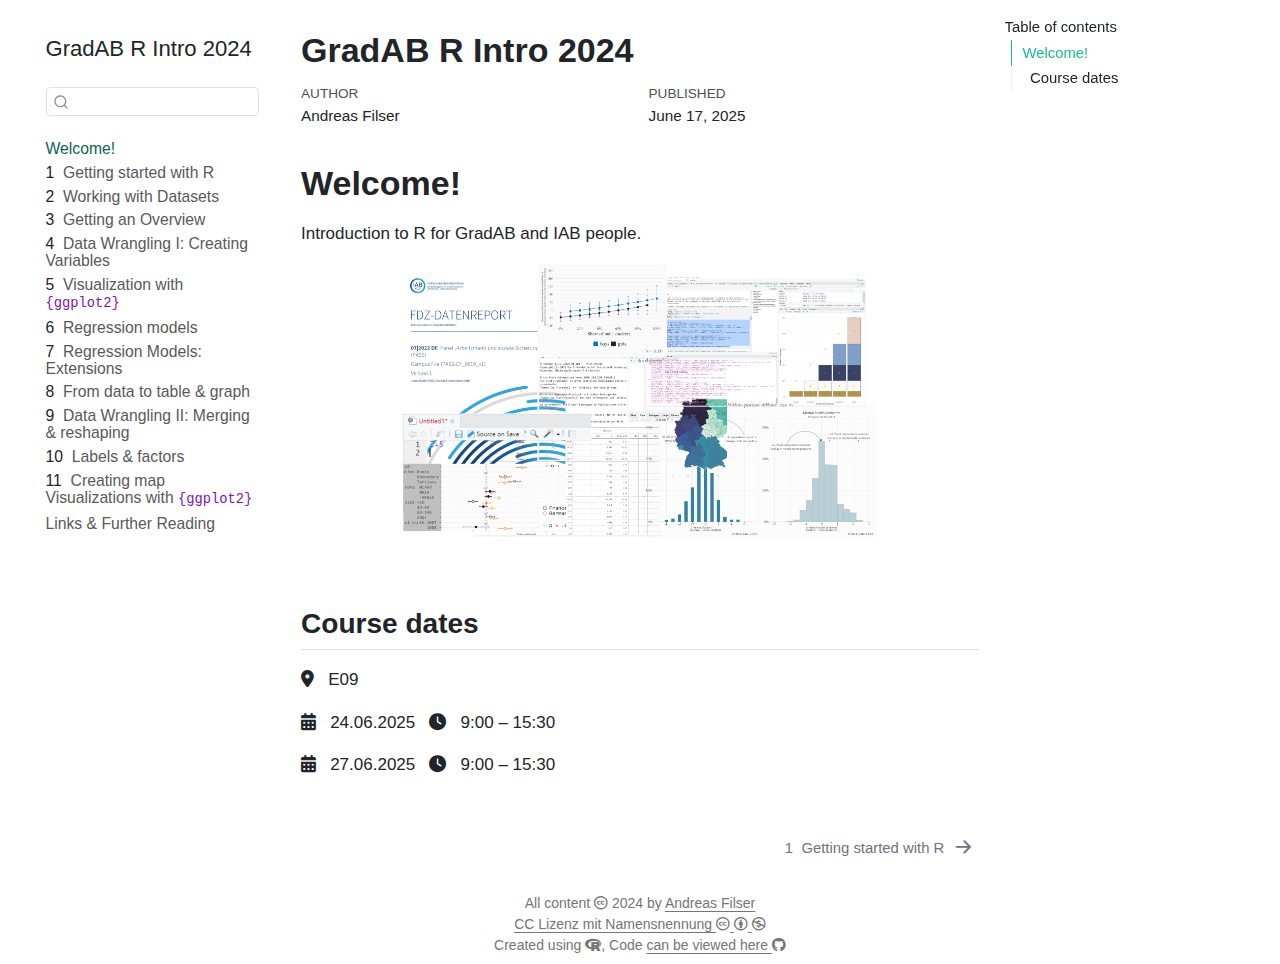
<file: docs/index.html>
<!DOCTYPE html>
<html xmlns="http://www.w3.org/1999/xhtml" lang="en" xml:lang="en"><head>

<meta charset="utf-8">
<meta name="generator" content="quarto-1.5.56">

<meta name="viewport" content="width=device-width, initial-scale=1.0, user-scalable=yes">

<meta name="author" content="Andreas Filser">
<meta name="dcterms.date" content="2025-06-17">

<title>GradAB R Intro 2024</title>
<style>
code{white-space: pre-wrap;}
span.smallcaps{font-variant: small-caps;}
div.columns{display: flex; gap: min(4vw, 1.5em);}
div.column{flex: auto; overflow-x: auto;}
div.hanging-indent{margin-left: 1.5em; text-indent: -1.5em;}
ul.task-list{list-style: none;}
ul.task-list li input[type="checkbox"] {
  width: 0.8em;
  margin: 0 0.8em 0.2em -1em; /* quarto-specific, see https://github.com/quarto-dev/quarto-cli/issues/4556 */ 
  vertical-align: middle;
}
</style>


<script src="site_libs/quarto-nav/quarto-nav.js"></script>
<script src="site_libs/quarto-nav/headroom.min.js"></script>
<script src="site_libs/clipboard/clipboard.min.js"></script>
<script src="site_libs/quarto-search/autocomplete.umd.js"></script>
<script src="site_libs/quarto-search/fuse.min.js"></script>
<script src="site_libs/quarto-search/quarto-search.js"></script>
<meta name="quarto:offset" content="./">
<link href="./01_intro.html" rel="next">
<script src="site_libs/quarto-html/quarto.js"></script>
<script src="site_libs/quarto-html/popper.min.js"></script>
<script src="site_libs/quarto-html/tippy.umd.min.js"></script>
<script src="site_libs/quarto-html/anchor.min.js"></script>
<link href="site_libs/quarto-html/tippy.css" rel="stylesheet">
<link href="site_libs/quarto-html/quarto-syntax-highlighting.css" rel="stylesheet" id="quarto-text-highlighting-styles">
<script src="site_libs/bootstrap/bootstrap.min.js"></script>
<link href="site_libs/bootstrap/bootstrap-icons.css" rel="stylesheet">
<link href="site_libs/bootstrap/bootstrap.min.css" rel="stylesheet" id="quarto-bootstrap" data-mode="light">
<link href="site_libs/quarto-contrib/fontawesome6-1.2.0/all.min.css" rel="stylesheet">
<link href="site_libs/quarto-contrib/fontawesome6-1.2.0/latex-fontsize.css" rel="stylesheet">
<script id="quarto-search-options" type="application/json">{
  "location": "sidebar",
  "copy-button": false,
  "collapse-after": 3,
  "panel-placement": "start",
  "type": "textbox",
  "limit": 50,
  "keyboard-shortcut": [
    "f",
    "/",
    "s"
  ],
  "show-item-context": false,
  "language": {
    "search-no-results-text": "No results",
    "search-matching-documents-text": "matching documents",
    "search-copy-link-title": "Copy link to search",
    "search-hide-matches-text": "Hide additional matches",
    "search-more-match-text": "more match in this document",
    "search-more-matches-text": "more matches in this document",
    "search-clear-button-title": "Clear",
    "search-text-placeholder": "",
    "search-detached-cancel-button-title": "Cancel",
    "search-submit-button-title": "Submit",
    "search-label": "Search"
  }
}</script>


<link rel="stylesheet" href="style.css">
</head>

<body class="nav-sidebar floating">

<div id="quarto-search-results"></div>
  <header id="quarto-header" class="headroom fixed-top">
  <nav class="quarto-secondary-nav">
    <div class="container-fluid d-flex">
      <button type="button" class="quarto-btn-toggle btn" data-bs-toggle="collapse" role="button" data-bs-target=".quarto-sidebar-collapse-item" aria-controls="quarto-sidebar" aria-expanded="false" aria-label="Toggle sidebar navigation" onclick="if (window.quartoToggleHeadroom) { window.quartoToggleHeadroom(); }">
        <i class="bi bi-layout-text-sidebar-reverse"></i>
      </button>
        <nav class="quarto-page-breadcrumbs" aria-label="breadcrumb"><ol class="breadcrumb"><li class="breadcrumb-item"><a href="./index.html">Welcome!</a></li></ol></nav>
        <a class="flex-grow-1" role="navigation" data-bs-toggle="collapse" data-bs-target=".quarto-sidebar-collapse-item" aria-controls="quarto-sidebar" aria-expanded="false" aria-label="Toggle sidebar navigation" onclick="if (window.quartoToggleHeadroom) { window.quartoToggleHeadroom(); }">      
        </a>
      <button type="button" class="btn quarto-search-button" aria-label="Search" onclick="window.quartoOpenSearch();">
        <i class="bi bi-search"></i>
      </button>
    </div>
  </nav>
</header>
<!-- content -->
<div id="quarto-content" class="quarto-container page-columns page-rows-contents page-layout-full">
<!-- sidebar -->
  <nav id="quarto-sidebar" class="sidebar collapse collapse-horizontal quarto-sidebar-collapse-item sidebar-navigation floating overflow-auto">
    <div class="pt-lg-2 mt-2 text-left sidebar-header">
    <div class="sidebar-title mb-0 py-0">
      <a href="./">GradAB R Intro 2024</a> 
    </div>
      </div>
        <div class="mt-2 flex-shrink-0 align-items-center">
        <div class="sidebar-search">
        <div id="quarto-search" class="" title="Search"></div>
        </div>
        </div>
    <div class="sidebar-menu-container"> 
    <ul class="list-unstyled mt-1">
        <li class="sidebar-item">
  <div class="sidebar-item-container"> 
  <a href="./index.html" class="sidebar-item-text sidebar-link active">
 <span class="menu-text">Welcome!</span></a>
  </div>
</li>
        <li class="sidebar-item">
  <div class="sidebar-item-container"> 
  <a href="./01_intro.html" class="sidebar-item-text sidebar-link">
 <span class="menu-text"><span class="chapter-number">1</span>&nbsp; <span class="chapter-title">Getting started with R</span></span></a>
  </div>
</li>
        <li class="sidebar-item">
  <div class="sidebar-item-container"> 
  <a href="./02_intro.html" class="sidebar-item-text sidebar-link">
 <span class="menu-text"><span class="chapter-number">2</span>&nbsp; <span class="chapter-title">Working with Datasets</span></span></a>
  </div>
</li>
        <li class="sidebar-item">
  <div class="sidebar-item-container"> 
  <a href="./03_desc.html" class="sidebar-item-text sidebar-link">
 <span class="menu-text"><span class="chapter-number">3</span>&nbsp; <span class="chapter-title">Getting an Overview</span></span></a>
  </div>
</li>
        <li class="sidebar-item">
  <div class="sidebar-item-container"> 
  <a href="./04_data_wrangle.html" class="sidebar-item-text sidebar-link">
 <span class="menu-text"><span class="chapter-number">4</span>&nbsp; <span class="chapter-title">Data Wrangling I: Creating Variables</span></span></a>
  </div>
</li>
        <li class="sidebar-item">
  <div class="sidebar-item-container"> 
  <a href="./07_viz_translated.html" class="sidebar-item-text sidebar-link">
 <span class="menu-text"><span class="chapter-number">5</span>&nbsp; <span class="chapter-title">Visualization with <code>{ggplot2}</code></span></span></a>
  </div>
</li>
        <li class="sidebar-item">
  <div class="sidebar-item-container"> 
  <a href="./09_reg.html" class="sidebar-item-text sidebar-link">
 <span class="menu-text"><span class="chapter-number">6</span>&nbsp; <span class="chapter-title">Regression models</span></span></a>
  </div>
</li>
        <li class="sidebar-item">
  <div class="sidebar-item-container"> 
  <a href="./09_reg2.html" class="sidebar-item-text sidebar-link">
 <span class="menu-text"><span class="chapter-number">7</span>&nbsp; <span class="chapter-title">Regression Models: Extensions</span></span></a>
  </div>
</li>
        <li class="sidebar-item">
  <div class="sidebar-item-container"> 
  <a href="./10_raw_to_table.html" class="sidebar-item-text sidebar-link">
 <span class="menu-text"><span class="chapter-number">8</span>&nbsp; <span class="chapter-title">From data to table &amp; graph</span></span></a>
  </div>
</li>
        <li class="sidebar-item">
  <div class="sidebar-item-container"> 
  <a href="./05_merge_pivot.html" class="sidebar-item-text sidebar-link">
 <span class="menu-text"><span class="chapter-number">9</span>&nbsp; <span class="chapter-title">Data Wrangling II: Merging &amp; reshaping</span></span></a>
  </div>
</li>
        <li class="sidebar-item">
  <div class="sidebar-item-container"> 
  <a href="./06_labels_factor.html" class="sidebar-item-text sidebar-link">
 <span class="menu-text"><span class="chapter-number">10</span>&nbsp; <span class="chapter-title">Labels &amp; factors</span></span></a>
  </div>
</li>
        <li class="sidebar-item">
  <div class="sidebar-item-container"> 
  <a href="./15_map.html" class="sidebar-item-text sidebar-link">
 <span class="menu-text"><span class="chapter-number">11</span>&nbsp; <span class="chapter-title">Creating map Visualizations with <code>{ggplot2}</code></span></span></a>
  </div>
</li>
        <li class="sidebar-item">
  <div class="sidebar-item-container"> 
  <a href="./references_translated.html" class="sidebar-item-text sidebar-link">
 <span class="menu-text">Links &amp; Further Reading</span></a>
  </div>
</li>
    </ul>
    </div>
</nav>
<div id="quarto-sidebar-glass" class="quarto-sidebar-collapse-item" data-bs-toggle="collapse" data-bs-target=".quarto-sidebar-collapse-item"></div>
<!-- margin-sidebar -->
    <div id="quarto-margin-sidebar" class="sidebar margin-sidebar">
        <nav id="TOC" role="doc-toc" class="toc-active">
    <h2 id="toc-title">Table of contents</h2>
   
  <ul>
  <li><a href="#index" id="toc-index" class="nav-link active" data-scroll-target="#index">Welcome!</a>
  <ul class="collapse">
  <li><a href="#course-dates" id="toc-course-dates" class="nav-link" data-scroll-target="#course-dates">Course dates</a></li>
  </ul></li>
  </ul>
</nav>
    </div>
<!-- main -->
<main class="content column-body" id="quarto-document-content">

<header id="title-block-header" class="quarto-title-block default">
<div class="quarto-title">
<h1 class="title">GradAB R Intro 2024</h1>
</div>



<div class="quarto-title-meta column-body">

    <div>
    <div class="quarto-title-meta-heading">Author</div>
    <div class="quarto-title-meta-contents">
             <p>Andreas Filser </p>
          </div>
  </div>
    
    <div>
    <div class="quarto-title-meta-heading">Published</div>
    <div class="quarto-title-meta-contents">
      <p class="date">June 17, 2025</p>
    </div>
  </div>
  
    
  </div>
  


</header>


<section id="index" class="level1 unnumbered">
<h1 class="unnumbered">Welcome!</h1>
<p>Introduction to R for GradAB and IAB people.</p>
<!-- ![](./pic/00_frontpage_iab2.png){width="490"} -->
<div class="cell" data-layout-align="center">
<div class="cell-output-display">
<div class="quarto-figure quarto-figure-center">
<figure class="figure">
<p><img src="./pic/01_frontpage_iab2.png" class="quarto-figure quarto-figure-center figure-img" style="width:70.0%;height:70.0%"></p>
</figure>
</div>
</div>
</div>
<section id="course-dates" class="level2 unnumbered">
<h2 class="unnumbered anchored" data-anchor-id="course-dates">Course dates</h2>
<div class="g-col-12 g-col-sm-6 g-col-md-4">
<p><i class="fa-solid fa-location-dot" aria-label="location-dot"></i> &nbsp; E09</p>
<p><i class="fa-solid fa-calendar-alt" aria-label="calendar-alt"></i> &nbsp; 24.06.2025 &nbsp; <i class="fa-solid fa-clock" aria-label="clock"></i> &nbsp; 9:00 – 15:30</p>
<p><i class="fa-solid fa-calendar-alt" aria-label="calendar-alt"></i> &nbsp; 27.06.2025 &nbsp; <i class="fa-solid fa-clock" aria-label="clock"></i> &nbsp; 9:00 – 15:30</p>
</div>


</section>
</section>

</main> <!-- /main -->
<script id="quarto-html-after-body" type="application/javascript">
window.document.addEventListener("DOMContentLoaded", function (event) {
  const toggleBodyColorMode = (bsSheetEl) => {
    const mode = bsSheetEl.getAttribute("data-mode");
    const bodyEl = window.document.querySelector("body");
    if (mode === "dark") {
      bodyEl.classList.add("quarto-dark");
      bodyEl.classList.remove("quarto-light");
    } else {
      bodyEl.classList.add("quarto-light");
      bodyEl.classList.remove("quarto-dark");
    }
  }
  const toggleBodyColorPrimary = () => {
    const bsSheetEl = window.document.querySelector("link#quarto-bootstrap");
    if (bsSheetEl) {
      toggleBodyColorMode(bsSheetEl);
    }
  }
  toggleBodyColorPrimary();  
  const icon = "";
  const anchorJS = new window.AnchorJS();
  anchorJS.options = {
    placement: 'right',
    icon: icon
  };
  anchorJS.add('.anchored');
  const isCodeAnnotation = (el) => {
    for (const clz of el.classList) {
      if (clz.startsWith('code-annotation-')) {                     
        return true;
      }
    }
    return false;
  }
  const onCopySuccess = function(e) {
    // button target
    const button = e.trigger;
    // don't keep focus
    button.blur();
    // flash "checked"
    button.classList.add('code-copy-button-checked');
    var currentTitle = button.getAttribute("title");
    button.setAttribute("title", "Copied!");
    let tooltip;
    if (window.bootstrap) {
      button.setAttribute("data-bs-toggle", "tooltip");
      button.setAttribute("data-bs-placement", "left");
      button.setAttribute("data-bs-title", "Copied!");
      tooltip = new bootstrap.Tooltip(button, 
        { trigger: "manual", 
          customClass: "code-copy-button-tooltip",
          offset: [0, -8]});
      tooltip.show();    
    }
    setTimeout(function() {
      if (tooltip) {
        tooltip.hide();
        button.removeAttribute("data-bs-title");
        button.removeAttribute("data-bs-toggle");
        button.removeAttribute("data-bs-placement");
      }
      button.setAttribute("title", currentTitle);
      button.classList.remove('code-copy-button-checked');
    }, 1000);
    // clear code selection
    e.clearSelection();
  }
  const getTextToCopy = function(trigger) {
      const codeEl = trigger.previousElementSibling.cloneNode(true);
      for (const childEl of codeEl.children) {
        if (isCodeAnnotation(childEl)) {
          childEl.remove();
        }
      }
      return codeEl.innerText;
  }
  const clipboard = new window.ClipboardJS('.code-copy-button:not([data-in-quarto-modal])', {
    text: getTextToCopy
  });
  clipboard.on('success', onCopySuccess);
  if (window.document.getElementById('quarto-embedded-source-code-modal')) {
    // For code content inside modals, clipBoardJS needs to be initialized with a container option
    // TODO: Check when it could be a function (https://github.com/zenorocha/clipboard.js/issues/860)
    const clipboardModal = new window.ClipboardJS('.code-copy-button[data-in-quarto-modal]', {
      text: getTextToCopy,
      container: window.document.getElementById('quarto-embedded-source-code-modal')
    });
    clipboardModal.on('success', onCopySuccess);
  }
    var localhostRegex = new RegExp(/^(?:http|https):\/\/localhost\:?[0-9]*\//);
    var mailtoRegex = new RegExp(/^mailto:/);
      var filterRegex = new RegExp('/' + window.location.host + '/');
    var isInternal = (href) => {
        return filterRegex.test(href) || localhostRegex.test(href) || mailtoRegex.test(href);
    }
    // Inspect non-navigation links and adorn them if external
 	var links = window.document.querySelectorAll('a[href]:not(.nav-link):not(.navbar-brand):not(.toc-action):not(.sidebar-link):not(.sidebar-item-toggle):not(.pagination-link):not(.no-external):not([aria-hidden]):not(.dropdown-item):not(.quarto-navigation-tool):not(.about-link)');
    for (var i=0; i<links.length; i++) {
      const link = links[i];
      if (!isInternal(link.href)) {
        // undo the damage that might have been done by quarto-nav.js in the case of
        // links that we want to consider external
        if (link.dataset.originalHref !== undefined) {
          link.href = link.dataset.originalHref;
        }
      }
    }
  function tippyHover(el, contentFn, onTriggerFn, onUntriggerFn) {
    const config = {
      allowHTML: true,
      maxWidth: 500,
      delay: 100,
      arrow: false,
      appendTo: function(el) {
          return el.parentElement;
      },
      interactive: true,
      interactiveBorder: 10,
      theme: 'quarto',
      placement: 'bottom-start',
    };
    if (contentFn) {
      config.content = contentFn;
    }
    if (onTriggerFn) {
      config.onTrigger = onTriggerFn;
    }
    if (onUntriggerFn) {
      config.onUntrigger = onUntriggerFn;
    }
    window.tippy(el, config); 
  }
  const noterefs = window.document.querySelectorAll('a[role="doc-noteref"]');
  for (var i=0; i<noterefs.length; i++) {
    const ref = noterefs[i];
    tippyHover(ref, function() {
      // use id or data attribute instead here
      let href = ref.getAttribute('data-footnote-href') || ref.getAttribute('href');
      try { href = new URL(href).hash; } catch {}
      const id = href.replace(/^#\/?/, "");
      const note = window.document.getElementById(id);
      if (note) {
        return note.innerHTML;
      } else {
        return "";
      }
    });
  }
  const xrefs = window.document.querySelectorAll('a.quarto-xref');
  const processXRef = (id, note) => {
    // Strip column container classes
    const stripColumnClz = (el) => {
      el.classList.remove("page-full", "page-columns");
      if (el.children) {
        for (const child of el.children) {
          stripColumnClz(child);
        }
      }
    }
    stripColumnClz(note)
    if (id === null || id.startsWith('sec-')) {
      // Special case sections, only their first couple elements
      const container = document.createElement("div");
      if (note.children && note.children.length > 2) {
        container.appendChild(note.children[0].cloneNode(true));
        for (let i = 1; i < note.children.length; i++) {
          const child = note.children[i];
          if (child.tagName === "P" && child.innerText === "") {
            continue;
          } else {
            container.appendChild(child.cloneNode(true));
            break;
          }
        }
        if (window.Quarto?.typesetMath) {
          window.Quarto.typesetMath(container);
        }
        return container.innerHTML
      } else {
        if (window.Quarto?.typesetMath) {
          window.Quarto.typesetMath(note);
        }
        return note.innerHTML;
      }
    } else {
      // Remove any anchor links if they are present
      const anchorLink = note.querySelector('a.anchorjs-link');
      if (anchorLink) {
        anchorLink.remove();
      }
      if (window.Quarto?.typesetMath) {
        window.Quarto.typesetMath(note);
      }
      // TODO in 1.5, we should make sure this works without a callout special case
      if (note.classList.contains("callout")) {
        return note.outerHTML;
      } else {
        return note.innerHTML;
      }
    }
  }
  for (var i=0; i<xrefs.length; i++) {
    const xref = xrefs[i];
    tippyHover(xref, undefined, function(instance) {
      instance.disable();
      let url = xref.getAttribute('href');
      let hash = undefined; 
      if (url.startsWith('#')) {
        hash = url;
      } else {
        try { hash = new URL(url).hash; } catch {}
      }
      if (hash) {
        const id = hash.replace(/^#\/?/, "");
        const note = window.document.getElementById(id);
        if (note !== null) {
          try {
            const html = processXRef(id, note.cloneNode(true));
            instance.setContent(html);
          } finally {
            instance.enable();
            instance.show();
          }
        } else {
          // See if we can fetch this
          fetch(url.split('#')[0])
          .then(res => res.text())
          .then(html => {
            const parser = new DOMParser();
            const htmlDoc = parser.parseFromString(html, "text/html");
            const note = htmlDoc.getElementById(id);
            if (note !== null) {
              const html = processXRef(id, note);
              instance.setContent(html);
            } 
          }).finally(() => {
            instance.enable();
            instance.show();
          });
        }
      } else {
        // See if we can fetch a full url (with no hash to target)
        // This is a special case and we should probably do some content thinning / targeting
        fetch(url)
        .then(res => res.text())
        .then(html => {
          const parser = new DOMParser();
          const htmlDoc = parser.parseFromString(html, "text/html");
          const note = htmlDoc.querySelector('main.content');
          if (note !== null) {
            // This should only happen for chapter cross references
            // (since there is no id in the URL)
            // remove the first header
            if (note.children.length > 0 && note.children[0].tagName === "HEADER") {
              note.children[0].remove();
            }
            const html = processXRef(null, note);
            instance.setContent(html);
          } 
        }).finally(() => {
          instance.enable();
          instance.show();
        });
      }
    }, function(instance) {
    });
  }
      let selectedAnnoteEl;
      const selectorForAnnotation = ( cell, annotation) => {
        let cellAttr = 'data-code-cell="' + cell + '"';
        let lineAttr = 'data-code-annotation="' +  annotation + '"';
        const selector = 'span[' + cellAttr + '][' + lineAttr + ']';
        return selector;
      }
      const selectCodeLines = (annoteEl) => {
        const doc = window.document;
        const targetCell = annoteEl.getAttribute("data-target-cell");
        const targetAnnotation = annoteEl.getAttribute("data-target-annotation");
        const annoteSpan = window.document.querySelector(selectorForAnnotation(targetCell, targetAnnotation));
        const lines = annoteSpan.getAttribute("data-code-lines").split(",");
        const lineIds = lines.map((line) => {
          return targetCell + "-" + line;
        })
        let top = null;
        let height = null;
        let parent = null;
        if (lineIds.length > 0) {
            //compute the position of the single el (top and bottom and make a div)
            const el = window.document.getElementById(lineIds[0]);
            top = el.offsetTop;
            height = el.offsetHeight;
            parent = el.parentElement.parentElement;
          if (lineIds.length > 1) {
            const lastEl = window.document.getElementById(lineIds[lineIds.length - 1]);
            const bottom = lastEl.offsetTop + lastEl.offsetHeight;
            height = bottom - top;
          }
          if (top !== null && height !== null && parent !== null) {
            // cook up a div (if necessary) and position it 
            let div = window.document.getElementById("code-annotation-line-highlight");
            if (div === null) {
              div = window.document.createElement("div");
              div.setAttribute("id", "code-annotation-line-highlight");
              div.style.position = 'absolute';
              parent.appendChild(div);
            }
            div.style.top = top - 2 + "px";
            div.style.height = height + 4 + "px";
            div.style.left = 0;
            let gutterDiv = window.document.getElementById("code-annotation-line-highlight-gutter");
            if (gutterDiv === null) {
              gutterDiv = window.document.createElement("div");
              gutterDiv.setAttribute("id", "code-annotation-line-highlight-gutter");
              gutterDiv.style.position = 'absolute';
              const codeCell = window.document.getElementById(targetCell);
              const gutter = codeCell.querySelector('.code-annotation-gutter');
              gutter.appendChild(gutterDiv);
            }
            gutterDiv.style.top = top - 2 + "px";
            gutterDiv.style.height = height + 4 + "px";
          }
          selectedAnnoteEl = annoteEl;
        }
      };
      const unselectCodeLines = () => {
        const elementsIds = ["code-annotation-line-highlight", "code-annotation-line-highlight-gutter"];
        elementsIds.forEach((elId) => {
          const div = window.document.getElementById(elId);
          if (div) {
            div.remove();
          }
        });
        selectedAnnoteEl = undefined;
      };
        // Handle positioning of the toggle
    window.addEventListener(
      "resize",
      throttle(() => {
        elRect = undefined;
        if (selectedAnnoteEl) {
          selectCodeLines(selectedAnnoteEl);
        }
      }, 10)
    );
    function throttle(fn, ms) {
    let throttle = false;
    let timer;
      return (...args) => {
        if(!throttle) { // first call gets through
            fn.apply(this, args);
            throttle = true;
        } else { // all the others get throttled
            if(timer) clearTimeout(timer); // cancel #2
            timer = setTimeout(() => {
              fn.apply(this, args);
              timer = throttle = false;
            }, ms);
        }
      };
    }
      // Attach click handler to the DT
      const annoteDls = window.document.querySelectorAll('dt[data-target-cell]');
      for (const annoteDlNode of annoteDls) {
        annoteDlNode.addEventListener('click', (event) => {
          const clickedEl = event.target;
          if (clickedEl !== selectedAnnoteEl) {
            unselectCodeLines();
            const activeEl = window.document.querySelector('dt[data-target-cell].code-annotation-active');
            if (activeEl) {
              activeEl.classList.remove('code-annotation-active');
            }
            selectCodeLines(clickedEl);
            clickedEl.classList.add('code-annotation-active');
          } else {
            // Unselect the line
            unselectCodeLines();
            clickedEl.classList.remove('code-annotation-active');
          }
        });
      }
  const findCites = (el) => {
    const parentEl = el.parentElement;
    if (parentEl) {
      const cites = parentEl.dataset.cites;
      if (cites) {
        return {
          el,
          cites: cites.split(' ')
        };
      } else {
        return findCites(el.parentElement)
      }
    } else {
      return undefined;
    }
  };
  var bibliorefs = window.document.querySelectorAll('a[role="doc-biblioref"]');
  for (var i=0; i<bibliorefs.length; i++) {
    const ref = bibliorefs[i];
    const citeInfo = findCites(ref);
    if (citeInfo) {
      tippyHover(citeInfo.el, function() {
        var popup = window.document.createElement('div');
        citeInfo.cites.forEach(function(cite) {
          var citeDiv = window.document.createElement('div');
          citeDiv.classList.add('hanging-indent');
          citeDiv.classList.add('csl-entry');
          var biblioDiv = window.document.getElementById('ref-' + cite);
          if (biblioDiv) {
            citeDiv.innerHTML = biblioDiv.innerHTML;
          }
          popup.appendChild(citeDiv);
        });
        return popup.innerHTML;
      });
    }
  }
});
</script>
<nav class="page-navigation column-body">
  <div class="nav-page nav-page-previous">
  </div>
  <div class="nav-page nav-page-next">
      <a href="./01_intro.html" class="pagination-link" aria-label="Getting started with R">
        <span class="nav-page-text"><span class="chapter-number">1</span>&nbsp; <span class="chapter-title">Getting started with R</span></span> <i class="bi bi-arrow-right-short"></i>
      </a>
  </div>
</nav>
</div> <!-- /content -->
<footer class="footer">
  <div class="nav-footer">
    <div class="nav-footer-left">
      &nbsp;
    </div>   
    <div class="nav-footer-center">
<p>All content <i class="fa-brands fa-creative-commons" aria-label="creative-commons"></i> 2024 by <a href="https://afilser.netlify.app/">Andreas Filser</a><br> <a href="https://creativecommons.org/licenses/by-nc/4.0/">CC Lizenz mit Namensnennung <i class="fa-brands fa-creative-commons" aria-label="creative-commons"></i> <i class="fa-brands fa-creative-commons-by" aria-label="creative-commons-by"></i> <i class="fa-brands fa-creative-commons-nc" aria-label="creative-commons-nc"></i></a><br> Created using <i class="fa-brands fa-r-project" aria-label="r-project"></i>, Code <a href="https://github.com/filius23/GradAB_R2024">can be viewed here <i class="fa-brands fa-github" aria-label="github"></i></a></p>
</div>
    <div class="nav-footer-right">
      &nbsp;
    </div>
  </div>
</footer>




</body></html>
</file>
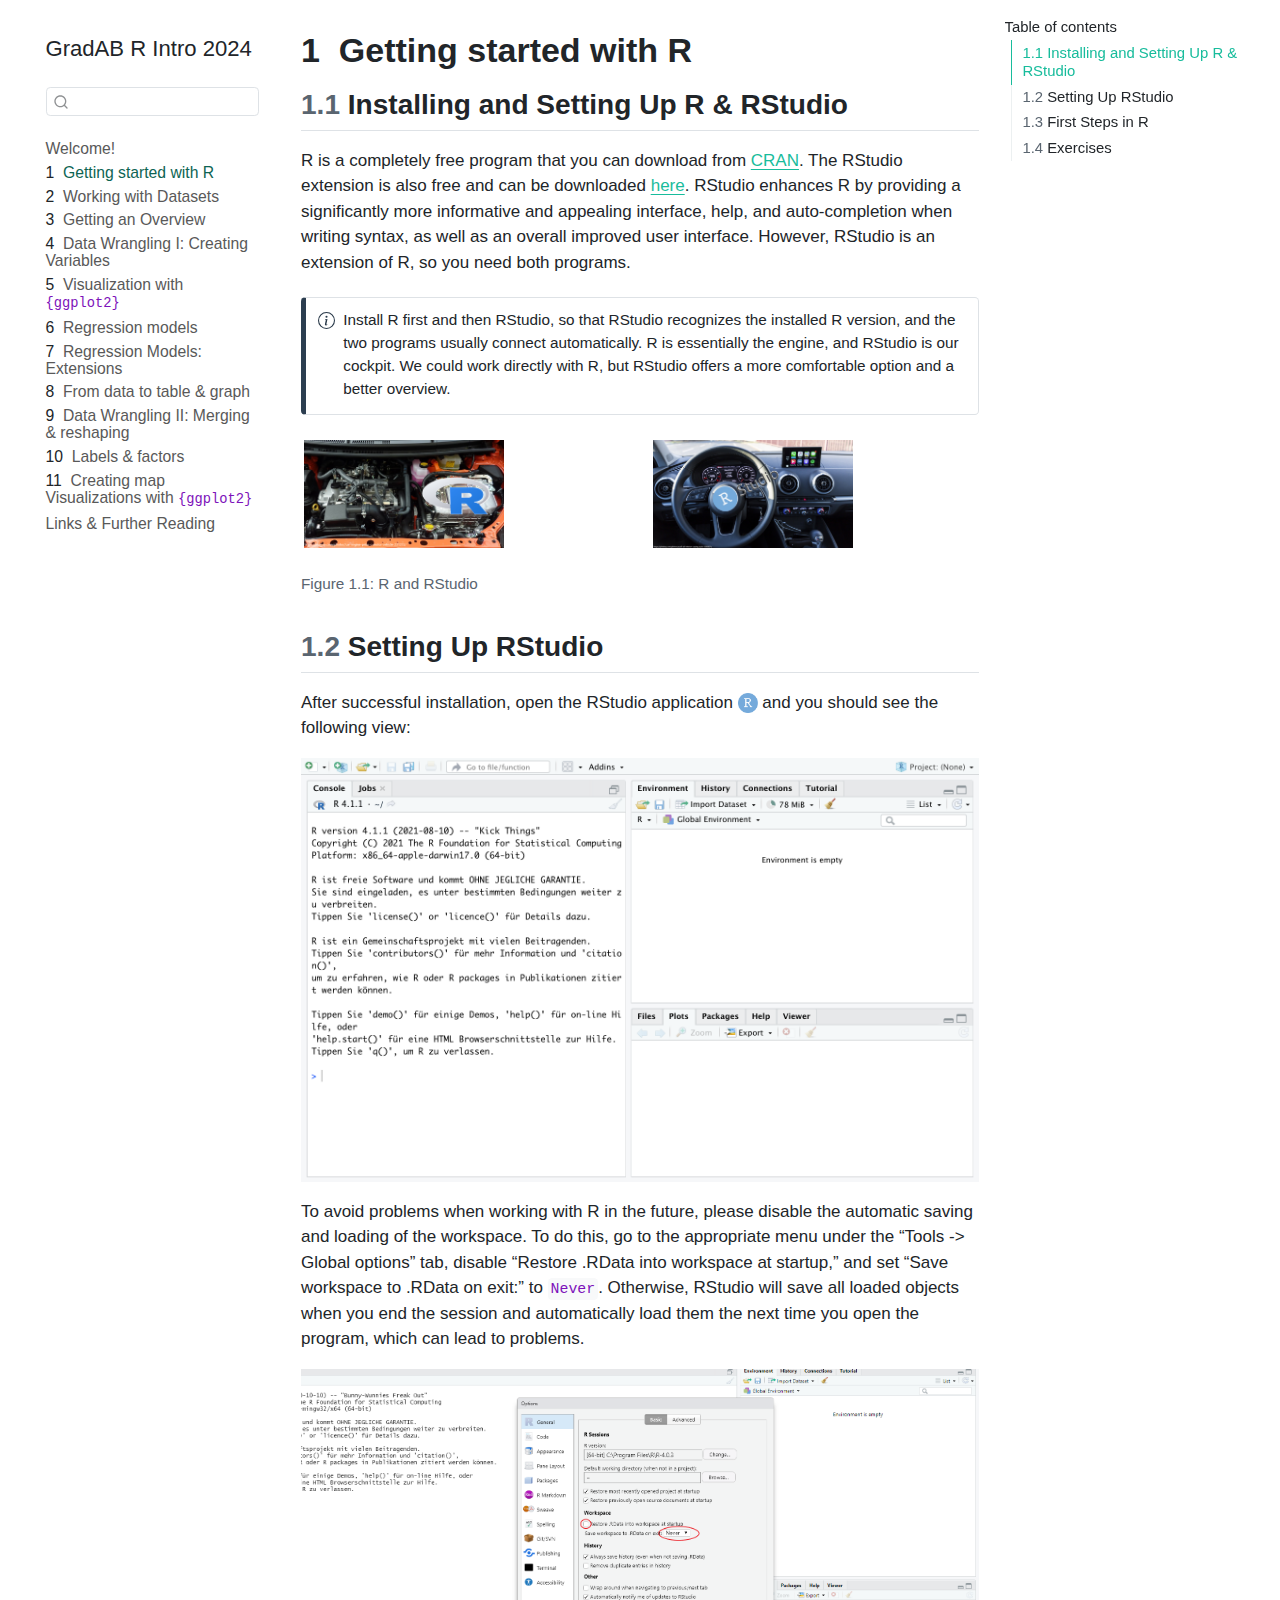
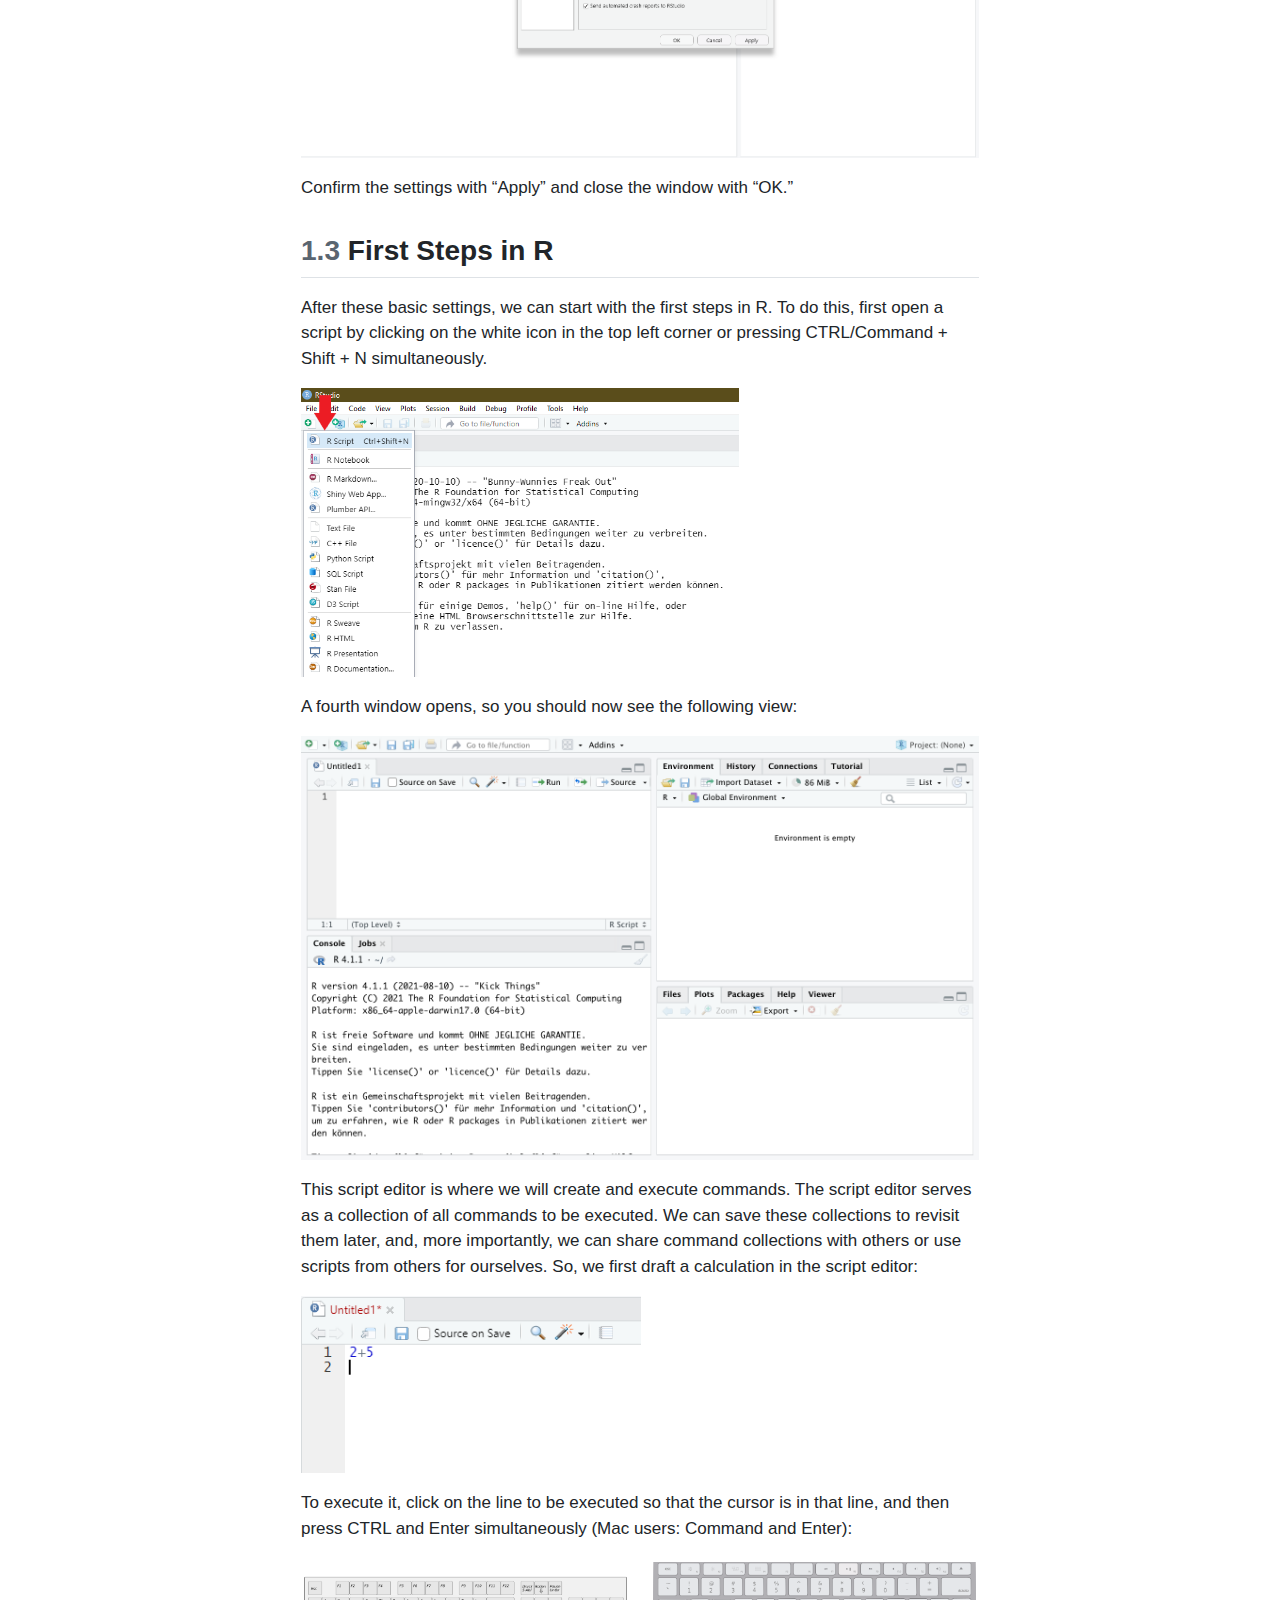
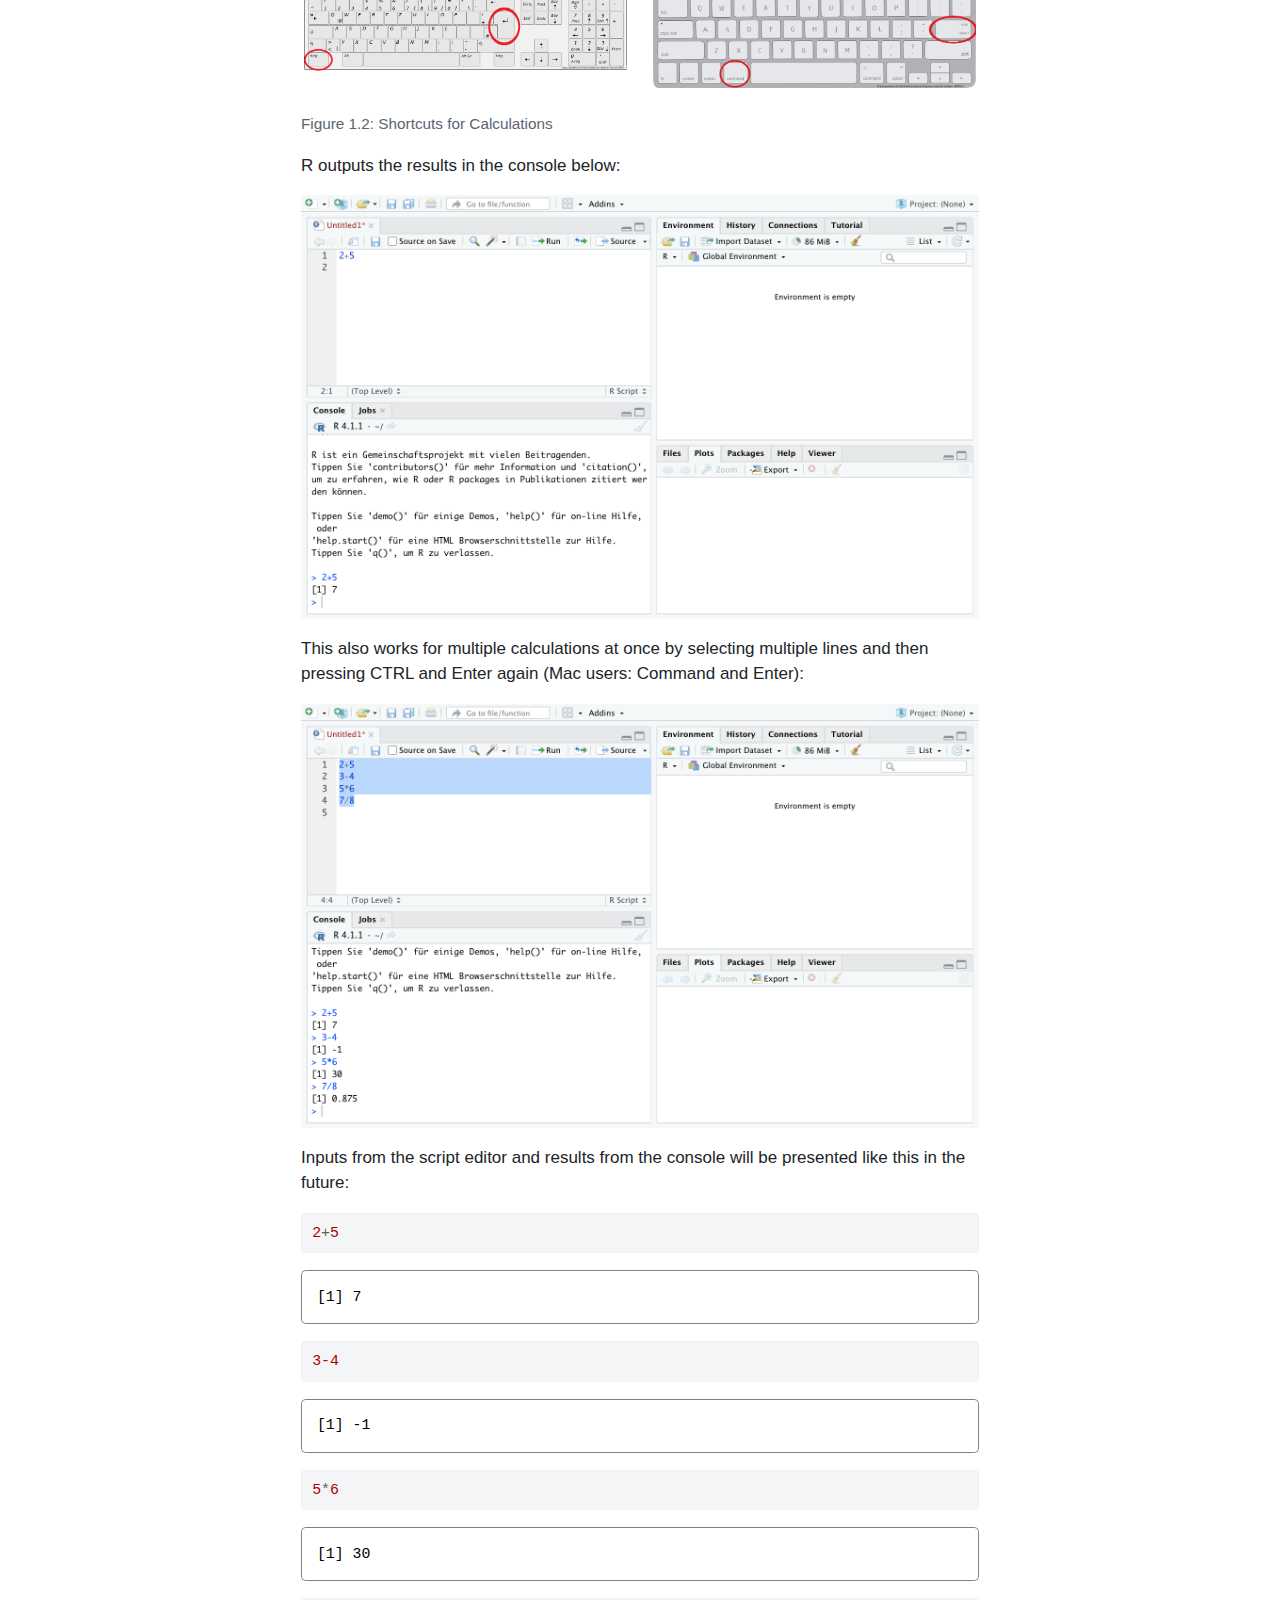
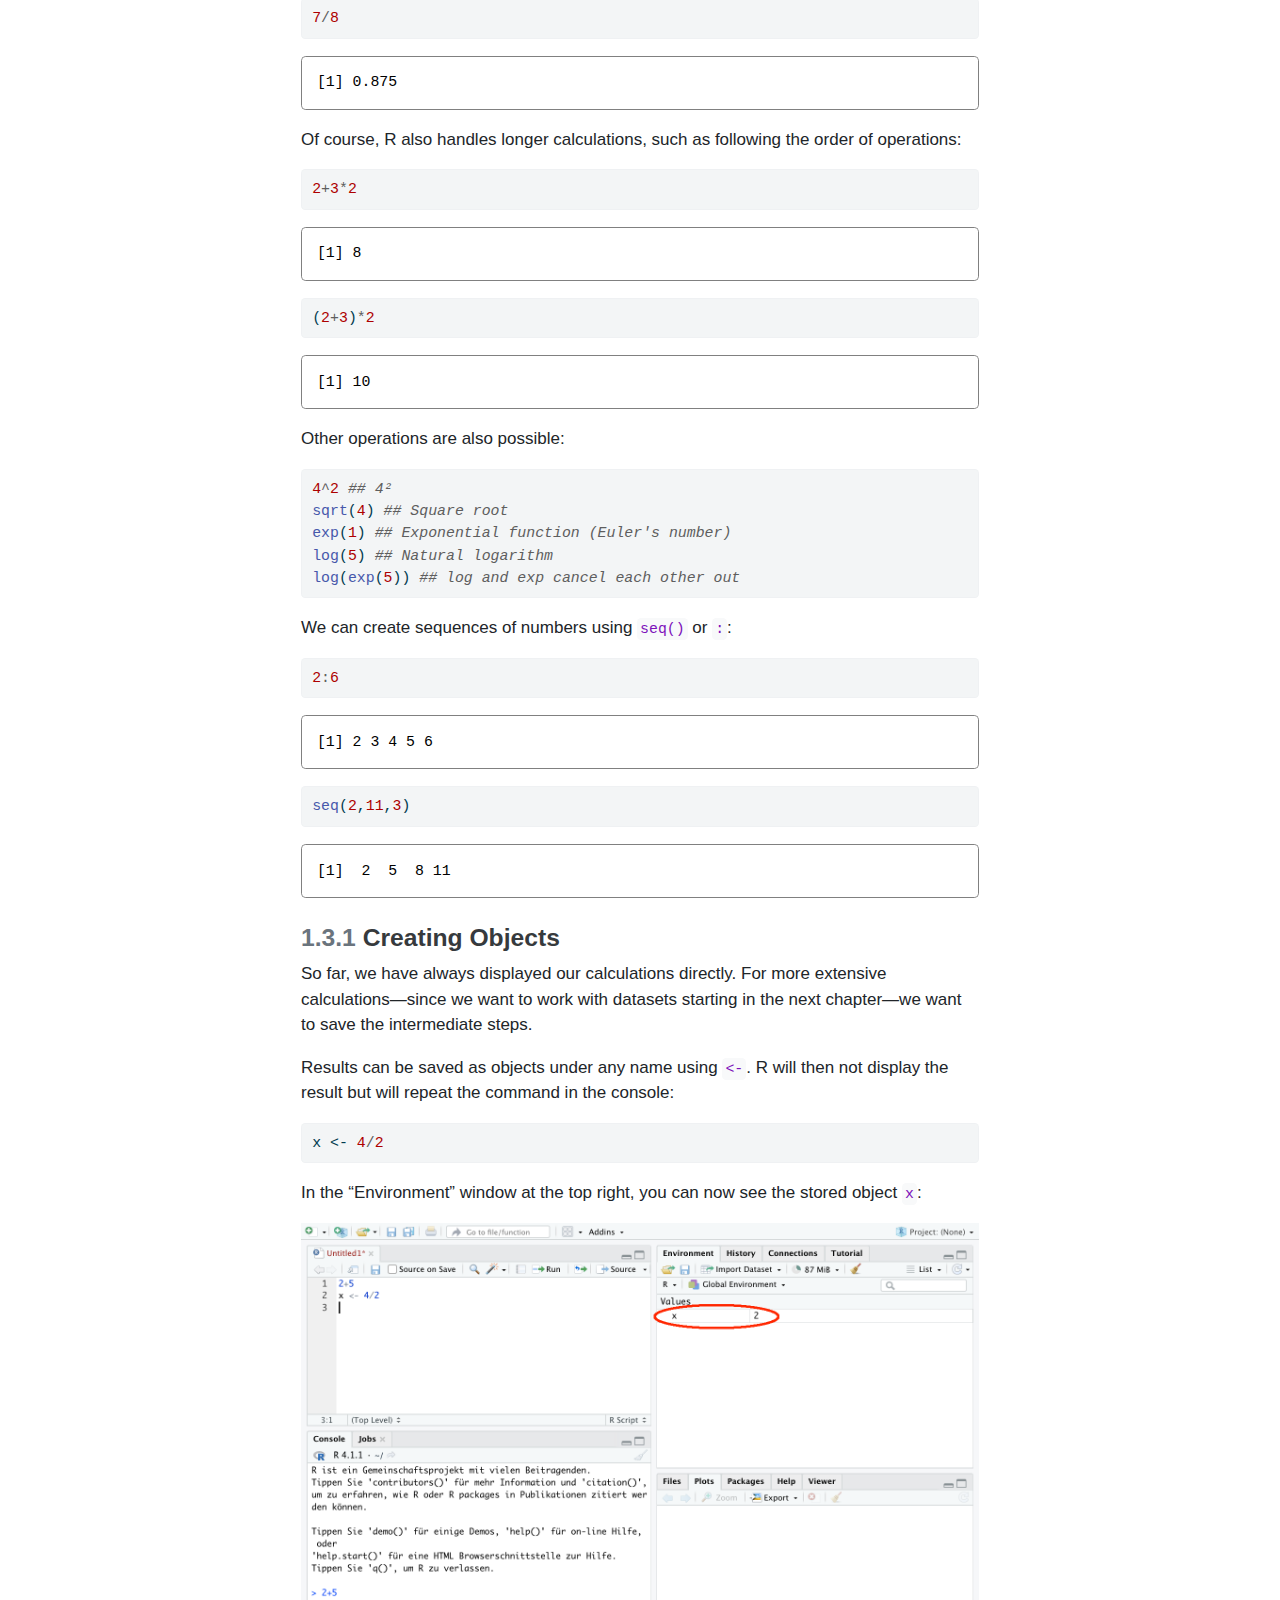
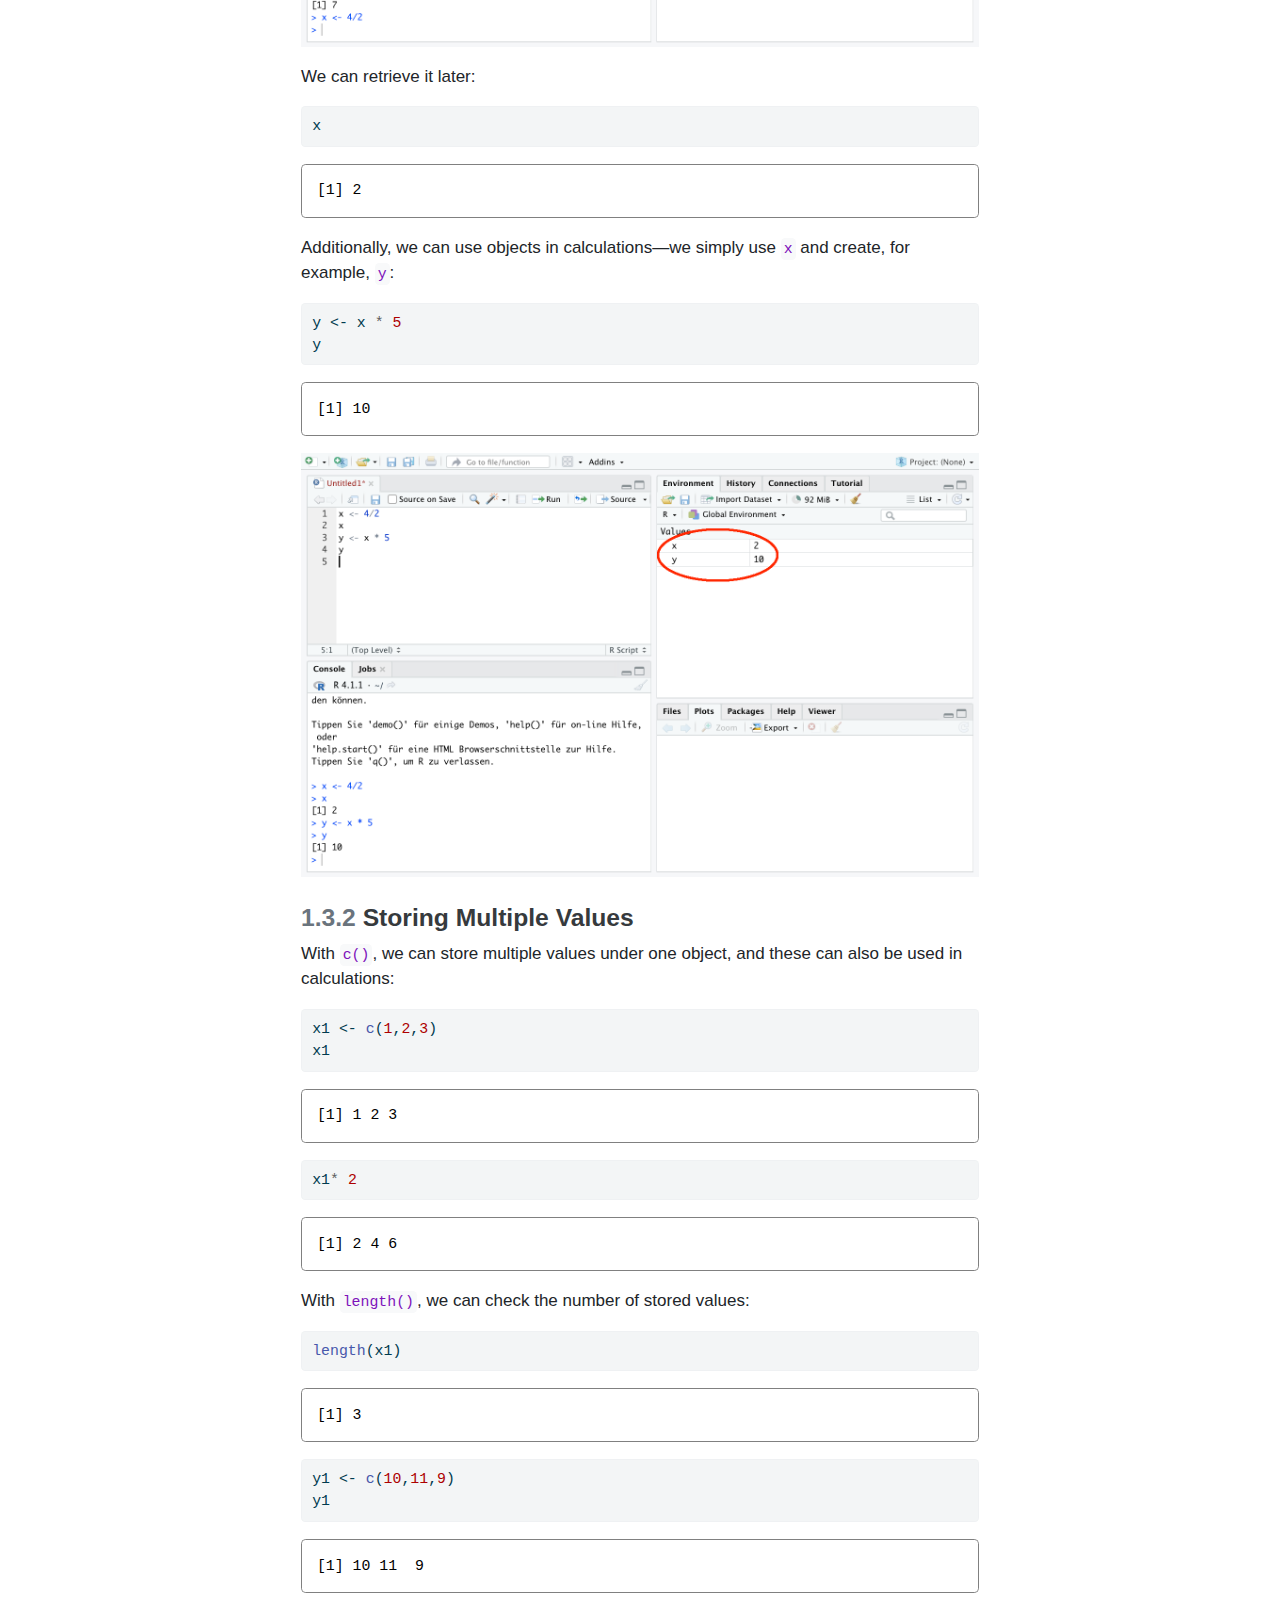
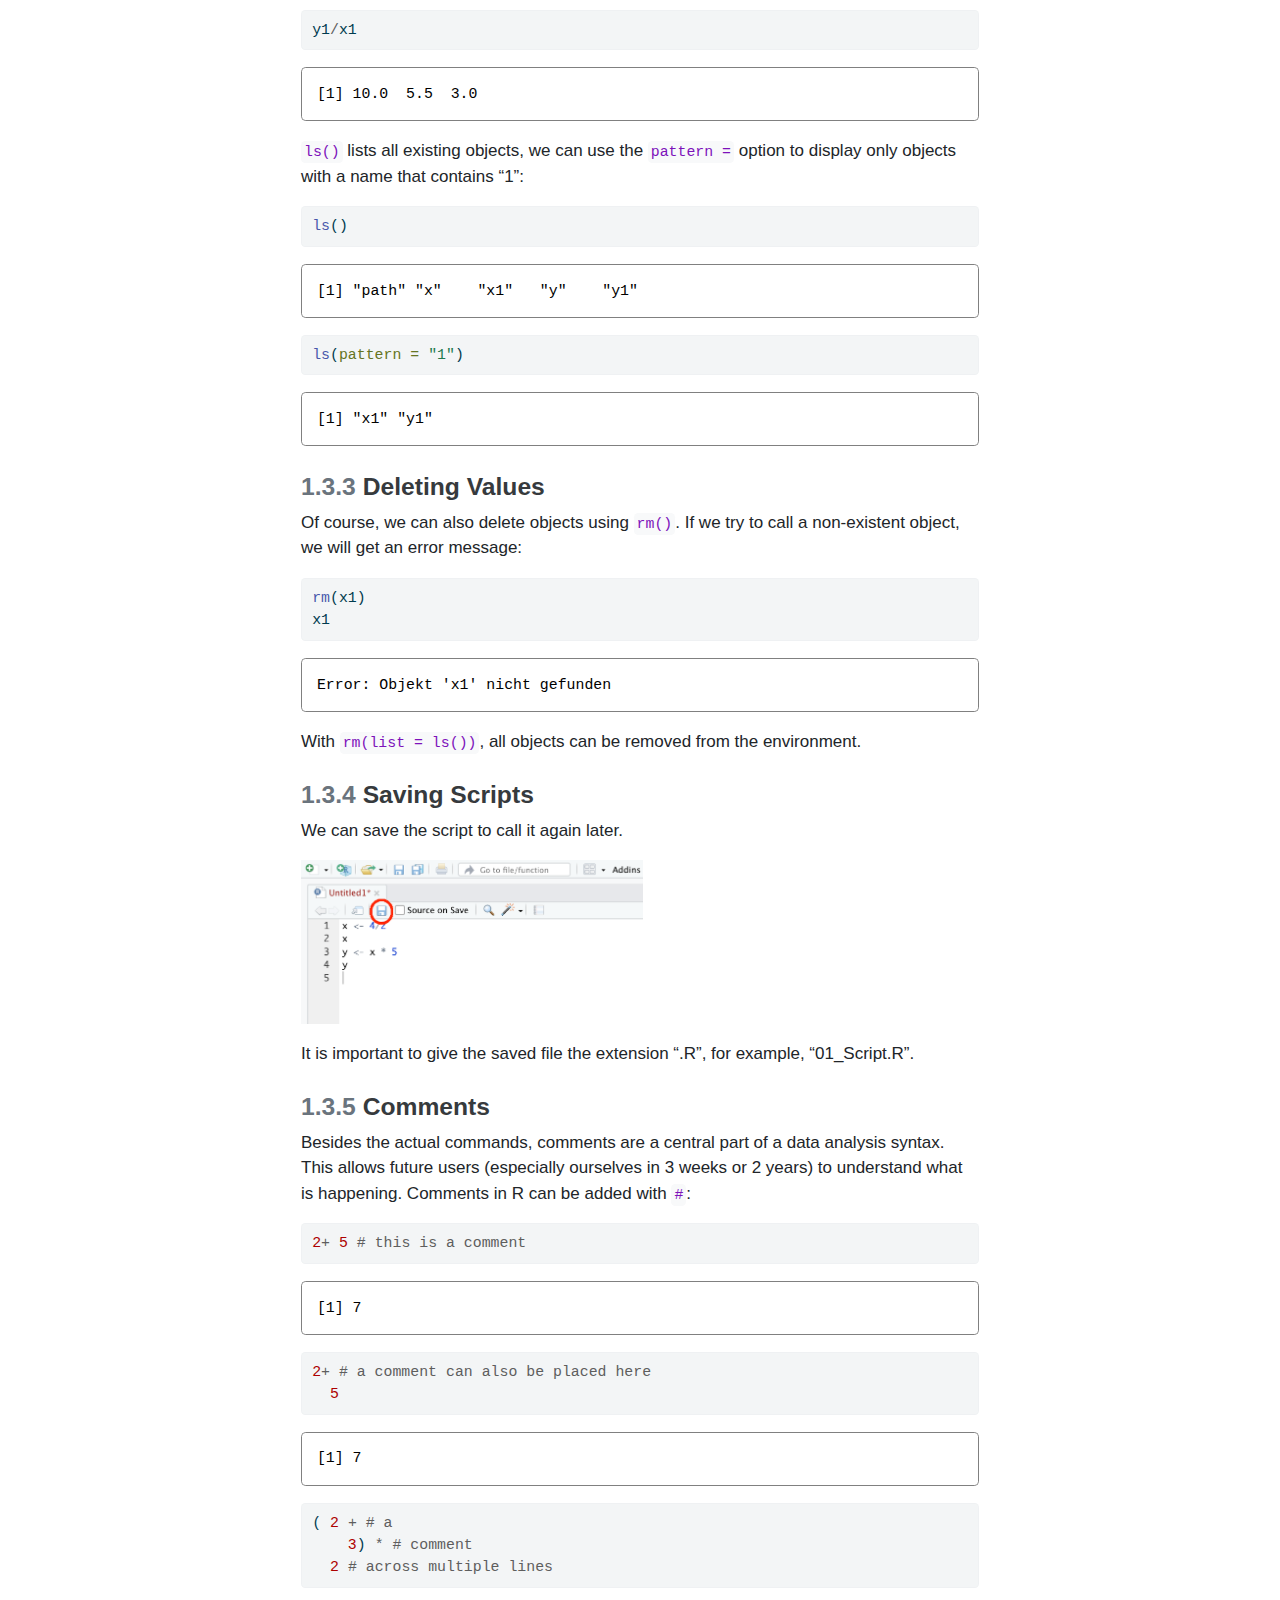
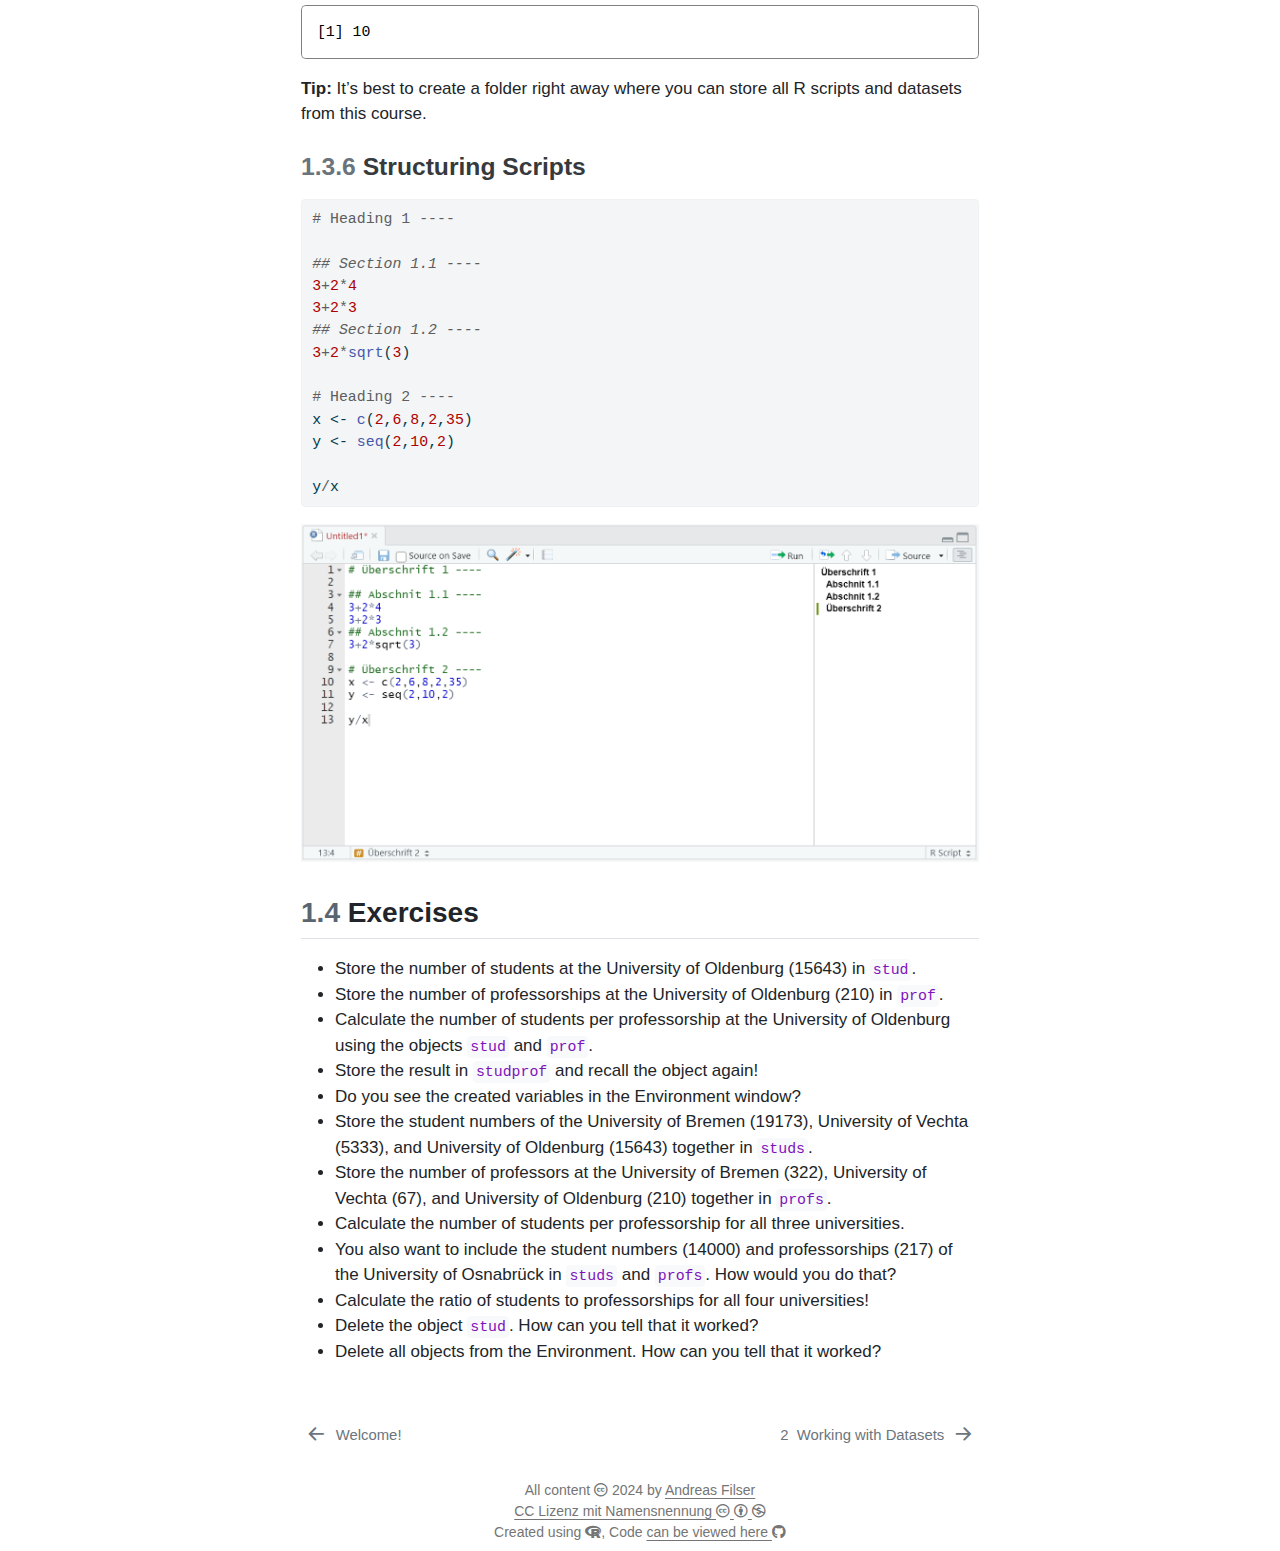
<file: docs/01_intro.html>
<!DOCTYPE html>
<html xmlns="http://www.w3.org/1999/xhtml" lang="en" xml:lang="en"><head>

<meta charset="utf-8">
<meta name="generator" content="quarto-1.5.56">

<meta name="viewport" content="width=device-width, initial-scale=1.0, user-scalable=yes">


<title>1&nbsp; Getting started with R – GradAB R Intro 2024</title>
<style>
code{white-space: pre-wrap;}
span.smallcaps{font-variant: small-caps;}
div.columns{display: flex; gap: min(4vw, 1.5em);}
div.column{flex: auto; overflow-x: auto;}
div.hanging-indent{margin-left: 1.5em; text-indent: -1.5em;}
ul.task-list{list-style: none;}
ul.task-list li input[type="checkbox"] {
  width: 0.8em;
  margin: 0 0.8em 0.2em -1em; /* quarto-specific, see https://github.com/quarto-dev/quarto-cli/issues/4556 */ 
  vertical-align: middle;
}
/* CSS for syntax highlighting */
pre > code.sourceCode { white-space: pre; position: relative; }
pre > code.sourceCode > span { line-height: 1.25; }
pre > code.sourceCode > span:empty { height: 1.2em; }
.sourceCode { overflow: visible; }
code.sourceCode > span { color: inherit; text-decoration: inherit; }
div.sourceCode { margin: 1em 0; }
pre.sourceCode { margin: 0; }
@media screen {
div.sourceCode { overflow: auto; }
}
@media print {
pre > code.sourceCode { white-space: pre-wrap; }
pre > code.sourceCode > span { display: inline-block; text-indent: -5em; padding-left: 5em; }
}
pre.numberSource code
  { counter-reset: source-line 0; }
pre.numberSource code > span
  { position: relative; left: -4em; counter-increment: source-line; }
pre.numberSource code > span > a:first-child::before
  { content: counter(source-line);
    position: relative; left: -1em; text-align: right; vertical-align: baseline;
    border: none; display: inline-block;
    -webkit-touch-callout: none; -webkit-user-select: none;
    -khtml-user-select: none; -moz-user-select: none;
    -ms-user-select: none; user-select: none;
    padding: 0 4px; width: 4em;
  }
pre.numberSource { margin-left: 3em;  padding-left: 4px; }
div.sourceCode
  {   }
@media screen {
pre > code.sourceCode > span > a:first-child::before { text-decoration: underline; }
}
</style>


<script src="site_libs/quarto-nav/quarto-nav.js"></script>
<script src="site_libs/quarto-nav/headroom.min.js"></script>
<script src="site_libs/clipboard/clipboard.min.js"></script>
<script src="site_libs/quarto-search/autocomplete.umd.js"></script>
<script src="site_libs/quarto-search/fuse.min.js"></script>
<script src="site_libs/quarto-search/quarto-search.js"></script>
<meta name="quarto:offset" content="./">
<link href="./02_intro.html" rel="next">
<link href="./index.html" rel="prev">
<script src="site_libs/quarto-html/quarto.js"></script>
<script src="site_libs/quarto-html/popper.min.js"></script>
<script src="site_libs/quarto-html/tippy.umd.min.js"></script>
<script src="site_libs/quarto-html/anchor.min.js"></script>
<link href="site_libs/quarto-html/tippy.css" rel="stylesheet">
<link href="site_libs/quarto-html/quarto-syntax-highlighting.css" rel="stylesheet" id="quarto-text-highlighting-styles">
<script src="site_libs/bootstrap/bootstrap.min.js"></script>
<link href="site_libs/bootstrap/bootstrap-icons.css" rel="stylesheet">
<link href="site_libs/bootstrap/bootstrap.min.css" rel="stylesheet" id="quarto-bootstrap" data-mode="light">
<link href="site_libs/quarto-contrib/fontawesome6-1.2.0/all.min.css" rel="stylesheet">
<link href="site_libs/quarto-contrib/fontawesome6-1.2.0/latex-fontsize.css" rel="stylesheet">
<script id="quarto-search-options" type="application/json">{
  "location": "sidebar",
  "copy-button": false,
  "collapse-after": 3,
  "panel-placement": "start",
  "type": "textbox",
  "limit": 50,
  "keyboard-shortcut": [
    "f",
    "/",
    "s"
  ],
  "show-item-context": false,
  "language": {
    "search-no-results-text": "No results",
    "search-matching-documents-text": "matching documents",
    "search-copy-link-title": "Copy link to search",
    "search-hide-matches-text": "Hide additional matches",
    "search-more-match-text": "more match in this document",
    "search-more-matches-text": "more matches in this document",
    "search-clear-button-title": "Clear",
    "search-text-placeholder": "",
    "search-detached-cancel-button-title": "Cancel",
    "search-submit-button-title": "Submit",
    "search-label": "Search"
  }
}</script>


<link rel="stylesheet" href="style.css">
</head>

<body class="nav-sidebar floating">

<div id="quarto-search-results"></div>
  <header id="quarto-header" class="headroom fixed-top">
  <nav class="quarto-secondary-nav">
    <div class="container-fluid d-flex">
      <button type="button" class="quarto-btn-toggle btn" data-bs-toggle="collapse" role="button" data-bs-target=".quarto-sidebar-collapse-item" aria-controls="quarto-sidebar" aria-expanded="false" aria-label="Toggle sidebar navigation" onclick="if (window.quartoToggleHeadroom) { window.quartoToggleHeadroom(); }">
        <i class="bi bi-layout-text-sidebar-reverse"></i>
      </button>
        <nav class="quarto-page-breadcrumbs" aria-label="breadcrumb"><ol class="breadcrumb"><li class="breadcrumb-item"><a href="./01_intro.html"><span class="chapter-number">1</span>&nbsp; <span class="chapter-title">Getting started with R</span></a></li></ol></nav>
        <a class="flex-grow-1" role="navigation" data-bs-toggle="collapse" data-bs-target=".quarto-sidebar-collapse-item" aria-controls="quarto-sidebar" aria-expanded="false" aria-label="Toggle sidebar navigation" onclick="if (window.quartoToggleHeadroom) { window.quartoToggleHeadroom(); }">      
        </a>
      <button type="button" class="btn quarto-search-button" aria-label="Search" onclick="window.quartoOpenSearch();">
        <i class="bi bi-search"></i>
      </button>
    </div>
  </nav>
</header>
<!-- content -->
<div id="quarto-content" class="quarto-container page-columns page-rows-contents page-layout-full">
<!-- sidebar -->
  <nav id="quarto-sidebar" class="sidebar collapse collapse-horizontal quarto-sidebar-collapse-item sidebar-navigation floating overflow-auto">
    <div class="pt-lg-2 mt-2 text-left sidebar-header">
    <div class="sidebar-title mb-0 py-0">
      <a href="./">GradAB R Intro 2024</a> 
    </div>
      </div>
        <div class="mt-2 flex-shrink-0 align-items-center">
        <div class="sidebar-search">
        <div id="quarto-search" class="" title="Search"></div>
        </div>
        </div>
    <div class="sidebar-menu-container"> 
    <ul class="list-unstyled mt-1">
        <li class="sidebar-item">
  <div class="sidebar-item-container"> 
  <a href="./index.html" class="sidebar-item-text sidebar-link">
 <span class="menu-text">Welcome!</span></a>
  </div>
</li>
        <li class="sidebar-item">
  <div class="sidebar-item-container"> 
  <a href="./01_intro.html" class="sidebar-item-text sidebar-link active">
 <span class="menu-text"><span class="chapter-number">1</span>&nbsp; <span class="chapter-title">Getting started with R</span></span></a>
  </div>
</li>
        <li class="sidebar-item">
  <div class="sidebar-item-container"> 
  <a href="./02_intro.html" class="sidebar-item-text sidebar-link">
 <span class="menu-text"><span class="chapter-number">2</span>&nbsp; <span class="chapter-title">Working with Datasets</span></span></a>
  </div>
</li>
        <li class="sidebar-item">
  <div class="sidebar-item-container"> 
  <a href="./03_desc.html" class="sidebar-item-text sidebar-link">
 <span class="menu-text"><span class="chapter-number">3</span>&nbsp; <span class="chapter-title">Getting an Overview</span></span></a>
  </div>
</li>
        <li class="sidebar-item">
  <div class="sidebar-item-container"> 
  <a href="./04_data_wrangle.html" class="sidebar-item-text sidebar-link">
 <span class="menu-text"><span class="chapter-number">4</span>&nbsp; <span class="chapter-title">Data Wrangling I: Creating Variables</span></span></a>
  </div>
</li>
        <li class="sidebar-item">
  <div class="sidebar-item-container"> 
  <a href="./07_viz_translated.html" class="sidebar-item-text sidebar-link">
 <span class="menu-text"><span class="chapter-number">5</span>&nbsp; <span class="chapter-title">Visualization with <code>{ggplot2}</code></span></span></a>
  </div>
</li>
        <li class="sidebar-item">
  <div class="sidebar-item-container"> 
  <a href="./09_reg.html" class="sidebar-item-text sidebar-link">
 <span class="menu-text"><span class="chapter-number">6</span>&nbsp; <span class="chapter-title">Regression models</span></span></a>
  </div>
</li>
        <li class="sidebar-item">
  <div class="sidebar-item-container"> 
  <a href="./09_reg2.html" class="sidebar-item-text sidebar-link">
 <span class="menu-text"><span class="chapter-number">7</span>&nbsp; <span class="chapter-title">Regression Models: Extensions</span></span></a>
  </div>
</li>
        <li class="sidebar-item">
  <div class="sidebar-item-container"> 
  <a href="./10_raw_to_table.html" class="sidebar-item-text sidebar-link">
 <span class="menu-text"><span class="chapter-number">8</span>&nbsp; <span class="chapter-title">From data to table &amp; graph</span></span></a>
  </div>
</li>
        <li class="sidebar-item">
  <div class="sidebar-item-container"> 
  <a href="./05_merge_pivot.html" class="sidebar-item-text sidebar-link">
 <span class="menu-text"><span class="chapter-number">9</span>&nbsp; <span class="chapter-title">Data Wrangling II: Merging &amp; reshaping</span></span></a>
  </div>
</li>
        <li class="sidebar-item">
  <div class="sidebar-item-container"> 
  <a href="./06_labels_factor.html" class="sidebar-item-text sidebar-link">
 <span class="menu-text"><span class="chapter-number">10</span>&nbsp; <span class="chapter-title">Labels &amp; factors</span></span></a>
  </div>
</li>
        <li class="sidebar-item">
  <div class="sidebar-item-container"> 
  <a href="./15_map.html" class="sidebar-item-text sidebar-link">
 <span class="menu-text"><span class="chapter-number">11</span>&nbsp; <span class="chapter-title">Creating map Visualizations with <code>{ggplot2}</code></span></span></a>
  </div>
</li>
        <li class="sidebar-item">
  <div class="sidebar-item-container"> 
  <a href="./references_translated.html" class="sidebar-item-text sidebar-link">
 <span class="menu-text">Links &amp; Further Reading</span></a>
  </div>
</li>
    </ul>
    </div>
</nav>
<div id="quarto-sidebar-glass" class="quarto-sidebar-collapse-item" data-bs-toggle="collapse" data-bs-target=".quarto-sidebar-collapse-item"></div>
<!-- margin-sidebar -->
    <div id="quarto-margin-sidebar" class="sidebar margin-sidebar">
        <nav id="TOC" role="doc-toc" class="toc-active">
    <h2 id="toc-title">Table of contents</h2>
   
  <ul>
  <li><a href="#installing-and-setting-up-r-rstudio" id="toc-installing-and-setting-up-r-rstudio" class="nav-link active" data-scroll-target="#installing-and-setting-up-r-rstudio"><span class="header-section-number">1.1</span> Installing and Setting Up R &amp; RStudio</a></li>
  <li><a href="#setting-up-rstudio" id="toc-setting-up-rstudio" class="nav-link" data-scroll-target="#setting-up-rstudio"><span class="header-section-number">1.2</span> Setting Up RStudio</a></li>
  <li><a href="#first-steps-in-r" id="toc-first-steps-in-r" class="nav-link" data-scroll-target="#first-steps-in-r"><span class="header-section-number">1.3</span> First Steps in R</a>
  <ul class="collapse">
  <li><a href="#creating-objects" id="toc-creating-objects" class="nav-link" data-scroll-target="#creating-objects"><span class="header-section-number">1.3.1</span> Creating Objects</a></li>
  <li><a href="#storing-multiple-values" id="toc-storing-multiple-values" class="nav-link" data-scroll-target="#storing-multiple-values"><span class="header-section-number">1.3.2</span> Storing Multiple Values</a></li>
  <li><a href="#deleting-values" id="toc-deleting-values" class="nav-link" data-scroll-target="#deleting-values"><span class="header-section-number">1.3.3</span> Deleting Values</a></li>
  <li><a href="#saving-scripts" id="toc-saving-scripts" class="nav-link" data-scroll-target="#saving-scripts"><span class="header-section-number">1.3.4</span> Saving Scripts</a></li>
  <li><a href="#comments" id="toc-comments" class="nav-link" data-scroll-target="#comments"><span class="header-section-number">1.3.5</span> Comments</a></li>
  <li><a href="#structuring-scripts" id="toc-structuring-scripts" class="nav-link" data-scroll-target="#structuring-scripts"><span class="header-section-number">1.3.6</span> Structuring Scripts</a></li>
  </ul></li>
  <li><a href="#exercises" id="toc-exercises" class="nav-link" data-scroll-target="#exercises"><span class="header-section-number">1.4</span> Exercises</a></li>
  </ul>
</nav>
    </div>
<!-- main -->
<main class="content column-body" id="quarto-document-content">

<header id="title-block-header" class="quarto-title-block default">
<div class="quarto-title">
<h1 class="title"><span class="chapter-number">1</span>&nbsp; <span class="chapter-title">Getting started with R</span></h1>
</div>



<div class="quarto-title-meta column-body">

    
  
    
  </div>
  


</header>


<section id="installing-and-setting-up-r-rstudio" class="level2" data-number="1.1">
<h2 data-number="1.1" class="anchored" data-anchor-id="installing-and-setting-up-r-rstudio"><span class="header-section-number">1.1</span> Installing and Setting Up R &amp; RStudio</h2>
<p>R is a completely free program that you can download from <a href="https://cran.r-project.org/">CRAN</a>. The RStudio extension is also free and can be downloaded <a href="https://www.rstudio.com/products/rstudio/download/#download">here</a>. RStudio enhances R by providing a significantly more informative and appealing interface, help, and auto-completion when writing syntax, as well as an overall improved user interface. However, RStudio is an extension of R, so you need both programs.</p>
<div class="callout callout-style-simple callout-note">
<div class="callout-body d-flex">
<div class="callout-icon-container">
<i class="callout-icon"></i>
</div>
<div class="callout-body-container">
<p>Install R first and then RStudio, so that RStudio recognizes the installed R version, and the two programs usually connect automatically. R is essentially the engine, and RStudio is our cockpit. We could work directly with R, but RStudio offers a more comfortable option and a better overview.</p>
</div>
</div>
</div>
<div id="fig-rstudio" class="quarto-layout-panel">
<figure class="quarto-float quarto-float-fig figure">
<div aria-describedby="fig-rstudio-caption-0ceaefa1-69ba-4598-a22c-09a6ac19f8ca">
<div class="quarto-layout-row">
<div class="quarto-layout-cell" style="flex-basis: 50.0%;justify-content: center;">
<p><img src="./pic/101_engine_R.png" class="img-fluid figure-img" width="200"></p>
</div>
<div class="quarto-layout-cell" style="flex-basis: 50.0%;justify-content: center;">
<p><img src="./pic/101_cockpit_rstudio2.png" class="img-fluid figure-img" width="200"></p>
</div>
</div>
</div>
<figcaption class="quarto-float-caption-bottom quarto-float-caption quarto-float-fig" id="fig-rstudio-caption-0ceaefa1-69ba-4598-a22c-09a6ac19f8ca">
Figure&nbsp;1.1: R and RStudio
</figcaption>
</figure>
</div>
</section>
<section id="setting-up-rstudio" class="level2" data-number="1.2">
<h2 data-number="1.2" class="anchored" data-anchor-id="setting-up-rstudio"><span class="header-section-number">1.2</span> Setting Up RStudio</h2>
<p>After successful installation, open the RStudio application <img src="./pic/rstudio-icon.png" class="img-fluid" width="20"> and you should see the following view:</p>
<p><img src="./pic/101_RStudio.png" class="img-fluid"></p>
<p>To avoid problems when working with R in the future, please disable the automatic saving and loading of the workspace. To do this, go to the appropriate menu under the “Tools -&gt; Global options” tab, disable “Restore .RData into workspace at startup,” and set “Save workspace to .RData on exit:” to <code>Never</code>. Otherwise, RStudio will save all loaded objects when you end the session and automatically load them the next time you open the program, which can lead to problems.</p>
<p><img src="./pic/101_RStudio_setup.png" class="img-fluid"></p>
<p>Confirm the settings with “Apply” and close the window with “OK.”</p>
</section>
<section id="first-steps-in-r" class="level2" data-number="1.3">
<h2 data-number="1.3" class="anchored" data-anchor-id="first-steps-in-r"><span class="header-section-number">1.3</span> First Steps in R</h2>
<p>After these basic settings, we can start with the first steps in R. To do this, first open a script by clicking on the white icon in the top left corner or pressing CTRL/Command + Shift + N simultaneously.</p>
<p><img src="./pic/101_RStudio_script2.png" class="img-fluid" width="438"></p>
<p>A fourth window opens, so you should now see the following view:</p>
<p><img src="./pic/101_RStudio_script.png" class="img-fluid"></p>
<p>This script editor is where we will create and execute commands. The script editor serves as a collection of all commands to be executed. We can save these collections to revisit them later, and, more importantly, we can share command collections with others or use scripts from others for ourselves. So, we first draft a calculation in the script editor:</p>
<p><img src="./pic/101_RStudio_script0.png" class="img-fluid" width="340"></p>
<p>To execute it, click on the line to be executed so that the cursor is in that line, and then press CTRL and Enter simultaneously (Mac users: Command and Enter):</p>
<div id="fig-keys" class="quarto-layout-panel">
<figure class="quarto-float quarto-float-fig figure">
<div aria-describedby="fig-keys-caption-0ceaefa1-69ba-4598-a22c-09a6ac19f8ca">
<div class="quarto-layout-row">
<div class="quarto-layout-cell" style="flex-basis: 50.0%;justify-content: center;">
<p><img src="./pic/101_keyboard_pc.png" class="img-fluid figure-img" width="390"></p>
</div>
<div class="quarto-layout-cell" style="flex-basis: 50.0%;justify-content: center;">
<p><img src="./pic/101_keyboard_mac.png" class="img-fluid figure-img" width="390"></p>
</div>
</div>
</div>
<figcaption class="quarto-float-caption-bottom quarto-float-caption quarto-float-fig" id="fig-keys-caption-0ceaefa1-69ba-4598-a22c-09a6ac19f8ca">
Figure&nbsp;1.2: Shortcuts for Calculations
</figcaption>
</figure>
</div>
<p>R outputs the results in the console below:</p>
<p><img src="./pic/101_RStudio_Erste_Rechnung.png" class="img-fluid"></p>
<p>This also works for multiple calculations at once by selecting multiple lines and then pressing CTRL and Enter again (Mac users: Command and Enter):</p>
<p><img src="./pic/101_RStudio_Rechnung.png" class="img-fluid"></p>
<p>Inputs from the script editor and results from the console will be presented like this in the future:</p>
<div class="cell">
<div class="sourceCode cell-code" id="cb1"><pre class="sourceCode r code-with-copy"><code class="sourceCode r"><span id="cb1-1"><a href="#cb1-1" aria-hidden="true" tabindex="-1"></a><span class="dv">2</span><span class="sc">+</span><span class="dv">5</span></span></code><button title="Copy to Clipboard" class="code-copy-button"><i class="bi"></i></button></pre></div>
<div class="cell-output cell-output-stdout">
<pre><code>[1] 7</code></pre>
</div>
<div class="sourceCode cell-code" id="cb3"><pre class="sourceCode r code-with-copy"><code class="sourceCode r"><span id="cb3-1"><a href="#cb3-1" aria-hidden="true" tabindex="-1"></a><span class="dv">3-4</span></span></code><button title="Copy to Clipboard" class="code-copy-button"><i class="bi"></i></button></pre></div>
<div class="cell-output cell-output-stdout">
<pre><code>[1] -1</code></pre>
</div>
<div class="sourceCode cell-code" id="cb5"><pre class="sourceCode r code-with-copy"><code class="sourceCode r"><span id="cb5-1"><a href="#cb5-1" aria-hidden="true" tabindex="-1"></a><span class="dv">5</span><span class="sc">*</span><span class="dv">6</span></span></code><button title="Copy to Clipboard" class="code-copy-button"><i class="bi"></i></button></pre></div>
<div class="cell-output cell-output-stdout">
<pre><code>[1] 30</code></pre>
</div>
<div class="sourceCode cell-code" id="cb7"><pre class="sourceCode r code-with-copy"><code class="sourceCode r"><span id="cb7-1"><a href="#cb7-1" aria-hidden="true" tabindex="-1"></a><span class="dv">7</span><span class="sc">/</span><span class="dv">8</span></span></code><button title="Copy to Clipboard" class="code-copy-button"><i class="bi"></i></button></pre></div>
<div class="cell-output cell-output-stdout">
<pre><code>[1] 0.875</code></pre>
</div>
</div>
<p>Of course, R also handles longer calculations, such as following the order of operations:</p>
<div class="cell">
<div class="sourceCode cell-code" id="cb9"><pre class="sourceCode r code-with-copy"><code class="sourceCode r"><span id="cb9-1"><a href="#cb9-1" aria-hidden="true" tabindex="-1"></a><span class="dv">2</span><span class="sc">+</span><span class="dv">3</span><span class="sc">*</span><span class="dv">2</span></span></code><button title="Copy to Clipboard" class="code-copy-button"><i class="bi"></i></button></pre></div>
<div class="cell-output cell-output-stdout">
<pre><code>[1] 8</code></pre>
</div>
<div class="sourceCode cell-code" id="cb11"><pre class="sourceCode r code-with-copy"><code class="sourceCode r"><span id="cb11-1"><a href="#cb11-1" aria-hidden="true" tabindex="-1"></a>(<span class="dv">2</span><span class="sc">+</span><span class="dv">3</span>)<span class="sc">*</span><span class="dv">2</span></span></code><button title="Copy to Clipboard" class="code-copy-button"><i class="bi"></i></button></pre></div>
<div class="cell-output cell-output-stdout">
<pre><code>[1] 10</code></pre>
</div>
</div>
<p>Other operations are also possible:</p>
<div class="cell">
<div class="sourceCode cell-code" id="cb13"><pre class="sourceCode r code-with-copy"><code class="sourceCode r"><span id="cb13-1"><a href="#cb13-1" aria-hidden="true" tabindex="-1"></a><span class="dv">4</span><span class="sc">^</span><span class="dv">2</span> <span class="do">## 4²</span></span>
<span id="cb13-2"><a href="#cb13-2" aria-hidden="true" tabindex="-1"></a><span class="fu">sqrt</span>(<span class="dv">4</span>) <span class="do">## Square root </span></span>
<span id="cb13-3"><a href="#cb13-3" aria-hidden="true" tabindex="-1"></a><span class="fu">exp</span>(<span class="dv">1</span>) <span class="do">## Exponential function (Euler's number)</span></span>
<span id="cb13-4"><a href="#cb13-4" aria-hidden="true" tabindex="-1"></a><span class="fu">log</span>(<span class="dv">5</span>) <span class="do">## Natural logarithm</span></span>
<span id="cb13-5"><a href="#cb13-5" aria-hidden="true" tabindex="-1"></a><span class="fu">log</span>(<span class="fu">exp</span>(<span class="dv">5</span>)) <span class="do">## log and exp cancel each other out</span></span></code><button title="Copy to Clipboard" class="code-copy-button"><i class="bi"></i></button></pre></div>
</div>
<p>We can create sequences of numbers using <code>seq()</code> or <code>:</code>:</p>
<div class="cell">
<div class="sourceCode cell-code" id="cb14"><pre class="sourceCode r code-with-copy"><code class="sourceCode r"><span id="cb14-1"><a href="#cb14-1" aria-hidden="true" tabindex="-1"></a><span class="dv">2</span><span class="sc">:</span><span class="dv">6</span></span></code><button title="Copy to Clipboard" class="code-copy-button"><i class="bi"></i></button></pre></div>
<div class="cell-output cell-output-stdout">
<pre><code>[1] 2 3 4 5 6</code></pre>
</div>
<div class="sourceCode cell-code" id="cb16"><pre class="sourceCode r code-with-copy"><code class="sourceCode r"><span id="cb16-1"><a href="#cb16-1" aria-hidden="true" tabindex="-1"></a><span class="fu">seq</span>(<span class="dv">2</span>,<span class="dv">11</span>,<span class="dv">3</span>)</span></code><button title="Copy to Clipboard" class="code-copy-button"><i class="bi"></i></button></pre></div>
<div class="cell-output cell-output-stdout">
<pre><code>[1]  2  5  8 11</code></pre>
</div>
</div>
<section id="creating-objects" class="level3" data-number="1.3.1">
<h3 data-number="1.3.1" class="anchored" data-anchor-id="creating-objects"><span class="header-section-number">1.3.1</span> Creating Objects</h3>
<p>So far, we have always displayed our calculations directly. For more extensive calculations—since we want to work with datasets starting in the next chapter—we want to save the intermediate steps.</p>
<p>Results can be saved as objects under any name using <code>&lt;-</code>. R will then not display the result but will repeat the command in the console:</p>
<div class="cell">
<div class="sourceCode cell-code" id="cb18"><pre class="sourceCode r code-with-copy"><code class="sourceCode r"><span id="cb18-1"><a href="#cb18-1" aria-hidden="true" tabindex="-1"></a>x <span class="ot">&lt;-</span> <span class="dv">4</span><span class="sc">/</span><span class="dv">2</span></span></code><button title="Copy to Clipboard" class="code-copy-button"><i class="bi"></i></button></pre></div>
</div>
<p>In the “Environment” window at the top right, you can now see the stored object <code>x</code>:</p>
<p><img src="./pic/101_RStudio_Environment2.png" class="img-fluid"></p>
<p>We can retrieve it later:</p>
<div class="cell">
<div class="sourceCode cell-code" id="cb19"><pre class="sourceCode r code-with-copy"><code class="sourceCode r"><span id="cb19-1"><a href="#cb19-1" aria-hidden="true" tabindex="-1"></a>x</span></code><button title="Copy to Clipboard" class="code-copy-button"><i class="bi"></i></button></pre></div>
<div class="cell-output cell-output-stdout">
<pre><code>[1] 2</code></pre>
</div>
</div>
<p>Additionally, we can use objects in calculations—we simply use <code>x</code> and create, for example, <code>y</code>:</p>
<div class="cell">
<div class="sourceCode cell-code" id="cb21"><pre class="sourceCode r code-with-copy"><code class="sourceCode r"><span id="cb21-1"><a href="#cb21-1" aria-hidden="true" tabindex="-1"></a>y <span class="ot">&lt;-</span> x <span class="sc">*</span> <span class="dv">5</span></span>
<span id="cb21-2"><a href="#cb21-2" aria-hidden="true" tabindex="-1"></a>y</span></code><button title="Copy to Clipboard" class="code-copy-button"><i class="bi"></i></button></pre></div>
<div class="cell-output cell-output-stdout">
<pre><code>[1] 10</code></pre>
</div>
</div>
<p><img src="./pic/101_RStudio_Environment.png" class="img-fluid"></p>
</section>
<section id="storing-multiple-values" class="level3" data-number="1.3.2">
<h3 data-number="1.3.2" class="anchored" data-anchor-id="storing-multiple-values"><span class="header-section-number">1.3.2</span> Storing Multiple Values</h3>
<p>With <code>c()</code>, we can store multiple values under one object, and these can also be used in calculations:</p>
<div class="cell">
<div class="sourceCode cell-code" id="cb23"><pre class="sourceCode r code-with-copy"><code class="sourceCode r"><span id="cb23-1"><a href="#cb23-1" aria-hidden="true" tabindex="-1"></a>x1 <span class="ot">&lt;-</span> <span class="fu">c</span>(<span class="dv">1</span>,<span class="dv">2</span>,<span class="dv">3</span>)</span>
<span id="cb23-2"><a href="#cb23-2" aria-hidden="true" tabindex="-1"></a>x1</span></code><button title="Copy to Clipboard" class="code-copy-button"><i class="bi"></i></button></pre></div>
<div class="cell-output cell-output-stdout">
<pre><code>[1] 1 2 3</code></pre>
</div>
<div class="sourceCode cell-code" id="cb25"><pre class="sourceCode r code-with-copy"><code class="sourceCode r"><span id="cb25-1"><a href="#cb25-1" aria-hidden="true" tabindex="-1"></a>x1<span class="sc">*</span> <span class="dv">2</span></span></code><button title="Copy to Clipboard" class="code-copy-button"><i class="bi"></i></button></pre></div>
<div class="cell-output cell-output-stdout">
<pre><code>[1] 2 4 6</code></pre>
</div>
</div>
<p>With <code>length()</code>, we can check the number of stored values:</p>
<div class="cell">
<div class="sourceCode cell-code" id="cb27"><pre class="sourceCode r code-with-copy"><code class="sourceCode r"><span id="cb27-1"><a href="#cb27-1" aria-hidden="true" tabindex="-1"></a><span class="fu">length</span>(x1)</span></code><button title="Copy to Clipboard" class="code-copy-button"><i class="bi"></i></button></pre></div>
<div class="cell-output cell-output-stdout">
<pre><code>[1] 3</code></pre>
</div>
</div>
<div class="cell">
<div class="sourceCode cell-code" id="cb29"><pre class="sourceCode r code-with-copy"><code class="sourceCode r"><span id="cb29-1"><a href="#cb29-1" aria-hidden="true" tabindex="-1"></a>y1 <span class="ot">&lt;-</span> <span class="fu">c</span>(<span class="dv">10</span>,<span class="dv">11</span>,<span class="dv">9</span>)</span>
<span id="cb29-2"><a href="#cb29-2" aria-hidden="true" tabindex="-1"></a>y1</span></code><button title="Copy to Clipboard" class="code-copy-button"><i class="bi"></i></button></pre></div>
<div class="cell-output cell-output-stdout">
<pre><code>[1] 10 11  9</code></pre>
</div>
<div class="sourceCode cell-code" id="cb31"><pre class="sourceCode r code-with-copy"><code class="sourceCode r"><span id="cb31-1"><a href="#cb31-1" aria-hidden="true" tabindex="-1"></a>y1<span class="sc">/</span>x1</span></code><button title="Copy to Clipboard" class="code-copy-button"><i class="bi"></i></button></pre></div>
<div class="cell-output cell-output-stdout">
<pre><code>[1] 10.0  5.5  3.0</code></pre>
</div>
</div>
<p><code>ls()</code> lists all existing objects, we can use the <code>pattern =</code> option to display only objects with a name that contains “1”:</p>
<div class="cell">
<div class="sourceCode cell-code" id="cb33"><pre class="sourceCode r code-with-copy"><code class="sourceCode r"><span id="cb33-1"><a href="#cb33-1" aria-hidden="true" tabindex="-1"></a><span class="fu">ls</span>()</span></code><button title="Copy to Clipboard" class="code-copy-button"><i class="bi"></i></button></pre></div>
<div class="cell-output cell-output-stdout">
<pre><code>[1] "path" "x"    "x1"   "y"    "y1"  </code></pre>
</div>
<div class="sourceCode cell-code" id="cb35"><pre class="sourceCode r code-with-copy"><code class="sourceCode r"><span id="cb35-1"><a href="#cb35-1" aria-hidden="true" tabindex="-1"></a><span class="fu">ls</span>(<span class="at">pattern =</span> <span class="st">"1"</span>)</span></code><button title="Copy to Clipboard" class="code-copy-button"><i class="bi"></i></button></pre></div>
<div class="cell-output cell-output-stdout">
<pre><code>[1] "x1" "y1"</code></pre>
</div>
</div>
</section>
<section id="deleting-values" class="level3" data-number="1.3.3">
<h3 data-number="1.3.3" class="anchored" data-anchor-id="deleting-values"><span class="header-section-number">1.3.3</span> Deleting Values</h3>
<p>Of course, we can also delete objects using <code>rm()</code>. If we try to call a non-existent object, we will get an error message:</p>
<div class="cell">
<div class="sourceCode cell-code" id="cb37"><pre class="sourceCode r code-with-copy"><code class="sourceCode r"><span id="cb37-1"><a href="#cb37-1" aria-hidden="true" tabindex="-1"></a><span class="fu">rm</span>(x1)</span>
<span id="cb37-2"><a href="#cb37-2" aria-hidden="true" tabindex="-1"></a>x1</span></code><button title="Copy to Clipboard" class="code-copy-button"><i class="bi"></i></button></pre></div>
<div class="cell-output cell-output-error">
<pre><code>Error: Objekt 'x1' nicht gefunden</code></pre>
</div>
</div>
<p>With <code>rm(list = ls())</code>, all objects can be removed from the environment.</p>
</section>
<section id="saving-scripts" class="level3" data-number="1.3.4">
<h3 data-number="1.3.4" class="anchored" data-anchor-id="saving-scripts"><span class="header-section-number">1.3.4</span> Saving Scripts</h3>
<p>We can save the script to call it again later.</p>
<p><img src="./pic/101_RStudio_script3.png" class="img-fluid" width="342"></p>
<p>It is important to give the saved file the extension “.R”, for example, “01_Script.R”.</p>
</section>
<section id="comments" class="level3" data-number="1.3.5">
<h3 data-number="1.3.5" class="anchored" data-anchor-id="comments"><span class="header-section-number">1.3.5</span> Comments</h3>
<p>Besides the actual commands, comments are a central part of a data analysis syntax. This allows future users (especially ourselves in 3 weeks or 2 years) to understand what is happening. Comments in R can be added with <code>#</code>:</p>
<div class="cell">
<div class="sourceCode cell-code" id="cb39"><pre class="sourceCode r code-with-copy"><code class="sourceCode r"><span id="cb39-1"><a href="#cb39-1" aria-hidden="true" tabindex="-1"></a><span class="dv">2</span><span class="sc">+</span> <span class="dv">5</span> <span class="co"># this is a comment</span></span></code><button title="Copy to Clipboard" class="code-copy-button"><i class="bi"></i></button></pre></div>
<div class="cell-output cell-output-stdout">
<pre><code>[1] 7</code></pre>
</div>
<div class="sourceCode cell-code" id="cb41"><pre class="sourceCode r code-with-copy"><code class="sourceCode r"><span id="cb41-1"><a href="#cb41-1" aria-hidden="true" tabindex="-1"></a><span class="dv">2</span><span class="sc">+</span> <span class="co"># a comment can also be placed here</span></span>
<span id="cb41-2"><a href="#cb41-2" aria-hidden="true" tabindex="-1"></a>  <span class="dv">5</span></span></code><button title="Copy to Clipboard" class="code-copy-button"><i class="bi"></i></button></pre></div>
<div class="cell-output cell-output-stdout">
<pre><code>[1] 7</code></pre>
</div>
</div>
<div class="cell">
<div class="sourceCode cell-code" id="cb43"><pre class="sourceCode r code-with-copy"><code class="sourceCode r"><span id="cb43-1"><a href="#cb43-1" aria-hidden="true" tabindex="-1"></a>( <span class="dv">2</span> <span class="sc">+</span> <span class="co"># a </span></span>
<span id="cb43-2"><a href="#cb43-2" aria-hidden="true" tabindex="-1"></a>    <span class="dv">3</span>) <span class="sc">*</span> <span class="co"># comment</span></span>
<span id="cb43-3"><a href="#cb43-3" aria-hidden="true" tabindex="-1"></a>  <span class="dv">2</span> <span class="co"># across multiple lines</span></span></code><button title="Copy to Clipboard" class="code-copy-button"><i class="bi"></i></button></pre></div>
<div class="cell-output cell-output-stdout">
<pre><code>[1] 10</code></pre>
</div>
</div>
<p><strong>Tip:</strong> It’s best to create a folder right away where you can store all R scripts and datasets from this course.</p>
</section>
<section id="structuring-scripts" class="level3" data-number="1.3.6">
<h3 data-number="1.3.6" class="anchored" data-anchor-id="structuring-scripts"><span class="header-section-number">1.3.6</span> Structuring Scripts</h3>
<div class="cell">
<div class="sourceCode cell-code" id="cb45"><pre class="sourceCode r code-with-copy"><code class="sourceCode r"><span id="cb45-1"><a href="#cb45-1" aria-hidden="true" tabindex="-1"></a><span class="co"># Heading 1 ----</span></span>
<span id="cb45-2"><a href="#cb45-2" aria-hidden="true" tabindex="-1"></a></span>
<span id="cb45-3"><a href="#cb45-3" aria-hidden="true" tabindex="-1"></a><span class="do">## Section 1.1 ----</span></span>
<span id="cb45-4"><a href="#cb45-4" aria-hidden="true" tabindex="-1"></a><span class="dv">3</span><span class="sc">+</span><span class="dv">2</span><span class="sc">*</span><span class="dv">4</span></span>
<span id="cb45-5"><a href="#cb45-5" aria-hidden="true" tabindex="-1"></a><span class="dv">3</span><span class="sc">+</span><span class="dv">2</span><span class="sc">*</span><span class="dv">3</span></span>
<span id="cb45-6"><a href="#cb45-6" aria-hidden="true" tabindex="-1"></a><span class="do">## Section 1.2 ----</span></span>
<span id="cb45-7"><a href="#cb45-7" aria-hidden="true" tabindex="-1"></a><span class="dv">3</span><span class="sc">+</span><span class="dv">2</span><span class="sc">*</span><span class="fu">sqrt</span>(<span class="dv">3</span>)</span>
<span id="cb45-8"><a href="#cb45-8" aria-hidden="true" tabindex="-1"></a></span>
<span id="cb45-9"><a href="#cb45-9" aria-hidden="true" tabindex="-1"></a><span class="co"># Heading 2 ----</span></span>
<span id="cb45-10"><a href="#cb45-10" aria-hidden="true" tabindex="-1"></a>x <span class="ot">&lt;-</span> <span class="fu">c</span>(<span class="dv">2</span>,<span class="dv">6</span>,<span class="dv">8</span>,<span class="dv">2</span>,<span class="dv">35</span>)</span>
<span id="cb45-11"><a href="#cb45-11" aria-hidden="true" tabindex="-1"></a>y <span class="ot">&lt;-</span> <span class="fu">seq</span>(<span class="dv">2</span>,<span class="dv">10</span>,<span class="dv">2</span>)</span>
<span id="cb45-12"><a href="#cb45-12" aria-hidden="true" tabindex="-1"></a></span>
<span id="cb45-13"><a href="#cb45-13" aria-hidden="true" tabindex="-1"></a>y<span class="sc">/</span>x</span></code><button title="Copy to Clipboard" class="code-copy-button"><i class="bi"></i></button></pre></div>
</div>
<p><img src="./pic/101_skript_überschriften.png" class="img-fluid" width="742"></p>
</section>
</section>
<section id="exercises" class="level2" data-number="1.4">
<h2 data-number="1.4" class="anchored" data-anchor-id="exercises"><span class="header-section-number">1.4</span> Exercises</h2>
<ul>
<li>Store the number of students at the University of Oldenburg (15643) in <code>stud</code>.</li>
<li>Store the number of professorships at the University of Oldenburg (210) in <code>prof</code>.</li>
<li>Calculate the number of students per professorship at the University of Oldenburg using the objects <code>stud</code> and <code>prof</code>.</li>
<li>Store the result in <code>studprof</code> and recall the object again!</li>
<li>Do you see the created variables in the Environment window?</li>
<li>Store the student numbers of the University of Bremen (19173), University of Vechta (5333), and University of Oldenburg (15643) together in <code>studs</code>.</li>
<li>Store the number of professors at the University of Bremen (322), University of Vechta (67), and University of Oldenburg (210) together in <code>profs</code>.</li>
<li>Calculate the number of students per professorship for all three universities.</li>
<li>You also want to include the student numbers (14000) and professorships (217) of the University of Osnabrück in <code>studs</code> and <code>profs</code>. How would you do that?</li>
<li>Calculate the ratio of students to professorships for all four universities!</li>
<li>Delete the object <code>stud</code>. How can you tell that it worked?</li>
<li>Delete all objects from the Environment. How can you tell that it worked?</li>
</ul>


</section>

</main> <!-- /main -->
<script id="quarto-html-after-body" type="application/javascript">
window.document.addEventListener("DOMContentLoaded", function (event) {
  const toggleBodyColorMode = (bsSheetEl) => {
    const mode = bsSheetEl.getAttribute("data-mode");
    const bodyEl = window.document.querySelector("body");
    if (mode === "dark") {
      bodyEl.classList.add("quarto-dark");
      bodyEl.classList.remove("quarto-light");
    } else {
      bodyEl.classList.add("quarto-light");
      bodyEl.classList.remove("quarto-dark");
    }
  }
  const toggleBodyColorPrimary = () => {
    const bsSheetEl = window.document.querySelector("link#quarto-bootstrap");
    if (bsSheetEl) {
      toggleBodyColorMode(bsSheetEl);
    }
  }
  toggleBodyColorPrimary();  
  const icon = "";
  const anchorJS = new window.AnchorJS();
  anchorJS.options = {
    placement: 'right',
    icon: icon
  };
  anchorJS.add('.anchored');
  const isCodeAnnotation = (el) => {
    for (const clz of el.classList) {
      if (clz.startsWith('code-annotation-')) {                     
        return true;
      }
    }
    return false;
  }
  const onCopySuccess = function(e) {
    // button target
    const button = e.trigger;
    // don't keep focus
    button.blur();
    // flash "checked"
    button.classList.add('code-copy-button-checked');
    var currentTitle = button.getAttribute("title");
    button.setAttribute("title", "Copied!");
    let tooltip;
    if (window.bootstrap) {
      button.setAttribute("data-bs-toggle", "tooltip");
      button.setAttribute("data-bs-placement", "left");
      button.setAttribute("data-bs-title", "Copied!");
      tooltip = new bootstrap.Tooltip(button, 
        { trigger: "manual", 
          customClass: "code-copy-button-tooltip",
          offset: [0, -8]});
      tooltip.show();    
    }
    setTimeout(function() {
      if (tooltip) {
        tooltip.hide();
        button.removeAttribute("data-bs-title");
        button.removeAttribute("data-bs-toggle");
        button.removeAttribute("data-bs-placement");
      }
      button.setAttribute("title", currentTitle);
      button.classList.remove('code-copy-button-checked');
    }, 1000);
    // clear code selection
    e.clearSelection();
  }
  const getTextToCopy = function(trigger) {
      const codeEl = trigger.previousElementSibling.cloneNode(true);
      for (const childEl of codeEl.children) {
        if (isCodeAnnotation(childEl)) {
          childEl.remove();
        }
      }
      return codeEl.innerText;
  }
  const clipboard = new window.ClipboardJS('.code-copy-button:not([data-in-quarto-modal])', {
    text: getTextToCopy
  });
  clipboard.on('success', onCopySuccess);
  if (window.document.getElementById('quarto-embedded-source-code-modal')) {
    // For code content inside modals, clipBoardJS needs to be initialized with a container option
    // TODO: Check when it could be a function (https://github.com/zenorocha/clipboard.js/issues/860)
    const clipboardModal = new window.ClipboardJS('.code-copy-button[data-in-quarto-modal]', {
      text: getTextToCopy,
      container: window.document.getElementById('quarto-embedded-source-code-modal')
    });
    clipboardModal.on('success', onCopySuccess);
  }
    var localhostRegex = new RegExp(/^(?:http|https):\/\/localhost\:?[0-9]*\//);
    var mailtoRegex = new RegExp(/^mailto:/);
      var filterRegex = new RegExp('/' + window.location.host + '/');
    var isInternal = (href) => {
        return filterRegex.test(href) || localhostRegex.test(href) || mailtoRegex.test(href);
    }
    // Inspect non-navigation links and adorn them if external
 	var links = window.document.querySelectorAll('a[href]:not(.nav-link):not(.navbar-brand):not(.toc-action):not(.sidebar-link):not(.sidebar-item-toggle):not(.pagination-link):not(.no-external):not([aria-hidden]):not(.dropdown-item):not(.quarto-navigation-tool):not(.about-link)');
    for (var i=0; i<links.length; i++) {
      const link = links[i];
      if (!isInternal(link.href)) {
        // undo the damage that might have been done by quarto-nav.js in the case of
        // links that we want to consider external
        if (link.dataset.originalHref !== undefined) {
          link.href = link.dataset.originalHref;
        }
      }
    }
  function tippyHover(el, contentFn, onTriggerFn, onUntriggerFn) {
    const config = {
      allowHTML: true,
      maxWidth: 500,
      delay: 100,
      arrow: false,
      appendTo: function(el) {
          return el.parentElement;
      },
      interactive: true,
      interactiveBorder: 10,
      theme: 'quarto',
      placement: 'bottom-start',
    };
    if (contentFn) {
      config.content = contentFn;
    }
    if (onTriggerFn) {
      config.onTrigger = onTriggerFn;
    }
    if (onUntriggerFn) {
      config.onUntrigger = onUntriggerFn;
    }
    window.tippy(el, config); 
  }
  const noterefs = window.document.querySelectorAll('a[role="doc-noteref"]');
  for (var i=0; i<noterefs.length; i++) {
    const ref = noterefs[i];
    tippyHover(ref, function() {
      // use id or data attribute instead here
      let href = ref.getAttribute('data-footnote-href') || ref.getAttribute('href');
      try { href = new URL(href).hash; } catch {}
      const id = href.replace(/^#\/?/, "");
      const note = window.document.getElementById(id);
      if (note) {
        return note.innerHTML;
      } else {
        return "";
      }
    });
  }
  const xrefs = window.document.querySelectorAll('a.quarto-xref');
  const processXRef = (id, note) => {
    // Strip column container classes
    const stripColumnClz = (el) => {
      el.classList.remove("page-full", "page-columns");
      if (el.children) {
        for (const child of el.children) {
          stripColumnClz(child);
        }
      }
    }
    stripColumnClz(note)
    if (id === null || id.startsWith('sec-')) {
      // Special case sections, only their first couple elements
      const container = document.createElement("div");
      if (note.children && note.children.length > 2) {
        container.appendChild(note.children[0].cloneNode(true));
        for (let i = 1; i < note.children.length; i++) {
          const child = note.children[i];
          if (child.tagName === "P" && child.innerText === "") {
            continue;
          } else {
            container.appendChild(child.cloneNode(true));
            break;
          }
        }
        if (window.Quarto?.typesetMath) {
          window.Quarto.typesetMath(container);
        }
        return container.innerHTML
      } else {
        if (window.Quarto?.typesetMath) {
          window.Quarto.typesetMath(note);
        }
        return note.innerHTML;
      }
    } else {
      // Remove any anchor links if they are present
      const anchorLink = note.querySelector('a.anchorjs-link');
      if (anchorLink) {
        anchorLink.remove();
      }
      if (window.Quarto?.typesetMath) {
        window.Quarto.typesetMath(note);
      }
      // TODO in 1.5, we should make sure this works without a callout special case
      if (note.classList.contains("callout")) {
        return note.outerHTML;
      } else {
        return note.innerHTML;
      }
    }
  }
  for (var i=0; i<xrefs.length; i++) {
    const xref = xrefs[i];
    tippyHover(xref, undefined, function(instance) {
      instance.disable();
      let url = xref.getAttribute('href');
      let hash = undefined; 
      if (url.startsWith('#')) {
        hash = url;
      } else {
        try { hash = new URL(url).hash; } catch {}
      }
      if (hash) {
        const id = hash.replace(/^#\/?/, "");
        const note = window.document.getElementById(id);
        if (note !== null) {
          try {
            const html = processXRef(id, note.cloneNode(true));
            instance.setContent(html);
          } finally {
            instance.enable();
            instance.show();
          }
        } else {
          // See if we can fetch this
          fetch(url.split('#')[0])
          .then(res => res.text())
          .then(html => {
            const parser = new DOMParser();
            const htmlDoc = parser.parseFromString(html, "text/html");
            const note = htmlDoc.getElementById(id);
            if (note !== null) {
              const html = processXRef(id, note);
              instance.setContent(html);
            } 
          }).finally(() => {
            instance.enable();
            instance.show();
          });
        }
      } else {
        // See if we can fetch a full url (with no hash to target)
        // This is a special case and we should probably do some content thinning / targeting
        fetch(url)
        .then(res => res.text())
        .then(html => {
          const parser = new DOMParser();
          const htmlDoc = parser.parseFromString(html, "text/html");
          const note = htmlDoc.querySelector('main.content');
          if (note !== null) {
            // This should only happen for chapter cross references
            // (since there is no id in the URL)
            // remove the first header
            if (note.children.length > 0 && note.children[0].tagName === "HEADER") {
              note.children[0].remove();
            }
            const html = processXRef(null, note);
            instance.setContent(html);
          } 
        }).finally(() => {
          instance.enable();
          instance.show();
        });
      }
    }, function(instance) {
    });
  }
      let selectedAnnoteEl;
      const selectorForAnnotation = ( cell, annotation) => {
        let cellAttr = 'data-code-cell="' + cell + '"';
        let lineAttr = 'data-code-annotation="' +  annotation + '"';
        const selector = 'span[' + cellAttr + '][' + lineAttr + ']';
        return selector;
      }
      const selectCodeLines = (annoteEl) => {
        const doc = window.document;
        const targetCell = annoteEl.getAttribute("data-target-cell");
        const targetAnnotation = annoteEl.getAttribute("data-target-annotation");
        const annoteSpan = window.document.querySelector(selectorForAnnotation(targetCell, targetAnnotation));
        const lines = annoteSpan.getAttribute("data-code-lines").split(",");
        const lineIds = lines.map((line) => {
          return targetCell + "-" + line;
        })
        let top = null;
        let height = null;
        let parent = null;
        if (lineIds.length > 0) {
            //compute the position of the single el (top and bottom and make a div)
            const el = window.document.getElementById(lineIds[0]);
            top = el.offsetTop;
            height = el.offsetHeight;
            parent = el.parentElement.parentElement;
          if (lineIds.length > 1) {
            const lastEl = window.document.getElementById(lineIds[lineIds.length - 1]);
            const bottom = lastEl.offsetTop + lastEl.offsetHeight;
            height = bottom - top;
          }
          if (top !== null && height !== null && parent !== null) {
            // cook up a div (if necessary) and position it 
            let div = window.document.getElementById("code-annotation-line-highlight");
            if (div === null) {
              div = window.document.createElement("div");
              div.setAttribute("id", "code-annotation-line-highlight");
              div.style.position = 'absolute';
              parent.appendChild(div);
            }
            div.style.top = top - 2 + "px";
            div.style.height = height + 4 + "px";
            div.style.left = 0;
            let gutterDiv = window.document.getElementById("code-annotation-line-highlight-gutter");
            if (gutterDiv === null) {
              gutterDiv = window.document.createElement("div");
              gutterDiv.setAttribute("id", "code-annotation-line-highlight-gutter");
              gutterDiv.style.position = 'absolute';
              const codeCell = window.document.getElementById(targetCell);
              const gutter = codeCell.querySelector('.code-annotation-gutter');
              gutter.appendChild(gutterDiv);
            }
            gutterDiv.style.top = top - 2 + "px";
            gutterDiv.style.height = height + 4 + "px";
          }
          selectedAnnoteEl = annoteEl;
        }
      };
      const unselectCodeLines = () => {
        const elementsIds = ["code-annotation-line-highlight", "code-annotation-line-highlight-gutter"];
        elementsIds.forEach((elId) => {
          const div = window.document.getElementById(elId);
          if (div) {
            div.remove();
          }
        });
        selectedAnnoteEl = undefined;
      };
        // Handle positioning of the toggle
    window.addEventListener(
      "resize",
      throttle(() => {
        elRect = undefined;
        if (selectedAnnoteEl) {
          selectCodeLines(selectedAnnoteEl);
        }
      }, 10)
    );
    function throttle(fn, ms) {
    let throttle = false;
    let timer;
      return (...args) => {
        if(!throttle) { // first call gets through
            fn.apply(this, args);
            throttle = true;
        } else { // all the others get throttled
            if(timer) clearTimeout(timer); // cancel #2
            timer = setTimeout(() => {
              fn.apply(this, args);
              timer = throttle = false;
            }, ms);
        }
      };
    }
      // Attach click handler to the DT
      const annoteDls = window.document.querySelectorAll('dt[data-target-cell]');
      for (const annoteDlNode of annoteDls) {
        annoteDlNode.addEventListener('click', (event) => {
          const clickedEl = event.target;
          if (clickedEl !== selectedAnnoteEl) {
            unselectCodeLines();
            const activeEl = window.document.querySelector('dt[data-target-cell].code-annotation-active');
            if (activeEl) {
              activeEl.classList.remove('code-annotation-active');
            }
            selectCodeLines(clickedEl);
            clickedEl.classList.add('code-annotation-active');
          } else {
            // Unselect the line
            unselectCodeLines();
            clickedEl.classList.remove('code-annotation-active');
          }
        });
      }
  const findCites = (el) => {
    const parentEl = el.parentElement;
    if (parentEl) {
      const cites = parentEl.dataset.cites;
      if (cites) {
        return {
          el,
          cites: cites.split(' ')
        };
      } else {
        return findCites(el.parentElement)
      }
    } else {
      return undefined;
    }
  };
  var bibliorefs = window.document.querySelectorAll('a[role="doc-biblioref"]');
  for (var i=0; i<bibliorefs.length; i++) {
    const ref = bibliorefs[i];
    const citeInfo = findCites(ref);
    if (citeInfo) {
      tippyHover(citeInfo.el, function() {
        var popup = window.document.createElement('div');
        citeInfo.cites.forEach(function(cite) {
          var citeDiv = window.document.createElement('div');
          citeDiv.classList.add('hanging-indent');
          citeDiv.classList.add('csl-entry');
          var biblioDiv = window.document.getElementById('ref-' + cite);
          if (biblioDiv) {
            citeDiv.innerHTML = biblioDiv.innerHTML;
          }
          popup.appendChild(citeDiv);
        });
        return popup.innerHTML;
      });
    }
  }
});
</script>
<nav class="page-navigation column-body">
  <div class="nav-page nav-page-previous">
      <a href="./index.html" class="pagination-link" aria-label="Welcome!">
        <i class="bi bi-arrow-left-short"></i> <span class="nav-page-text">Welcome!</span>
      </a>          
  </div>
  <div class="nav-page nav-page-next">
      <a href="./02_intro.html" class="pagination-link" aria-label="Working with Datasets">
        <span class="nav-page-text"><span class="chapter-number">2</span>&nbsp; <span class="chapter-title">Working with Datasets</span></span> <i class="bi bi-arrow-right-short"></i>
      </a>
  </div>
</nav>
</div> <!-- /content -->
<footer class="footer">
  <div class="nav-footer">
    <div class="nav-footer-left">
      &nbsp;
    </div>   
    <div class="nav-footer-center">
<p>All content <i class="fa-brands fa-creative-commons" aria-label="creative-commons"></i> 2024 by <a href="https://afilser.netlify.app/">Andreas Filser</a><br> <a href="https://creativecommons.org/licenses/by-nc/4.0/">CC Lizenz mit Namensnennung <i class="fa-brands fa-creative-commons" aria-label="creative-commons"></i> <i class="fa-brands fa-creative-commons-by" aria-label="creative-commons-by"></i> <i class="fa-brands fa-creative-commons-nc" aria-label="creative-commons-nc"></i></a><br> Created using <i class="fa-brands fa-r-project" aria-label="r-project"></i>, Code <a href="https://github.com/filius23/GradAB_R2024">can be viewed here <i class="fa-brands fa-github" aria-label="github"></i></a></p>
</div>
    <div class="nav-footer-right">
      &nbsp;
    </div>
  </div>
</footer>




</body></html>
</file>
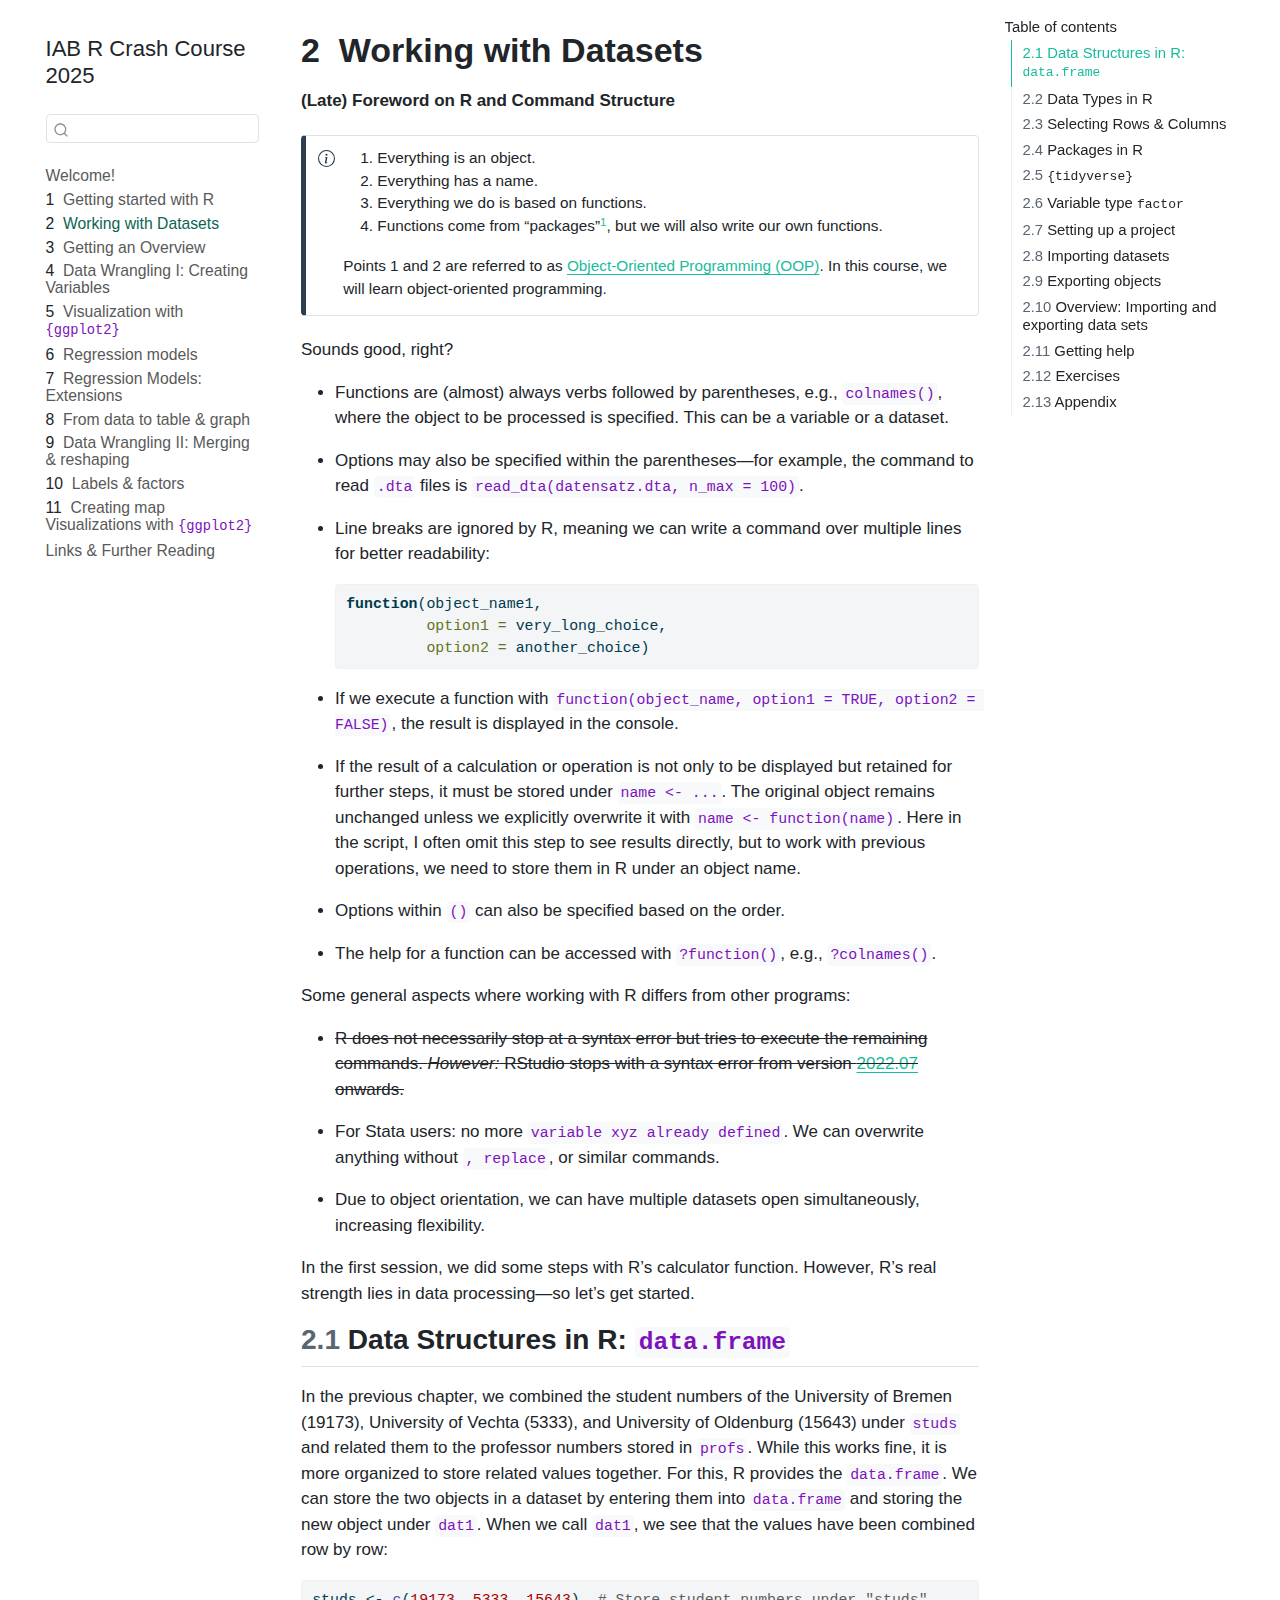
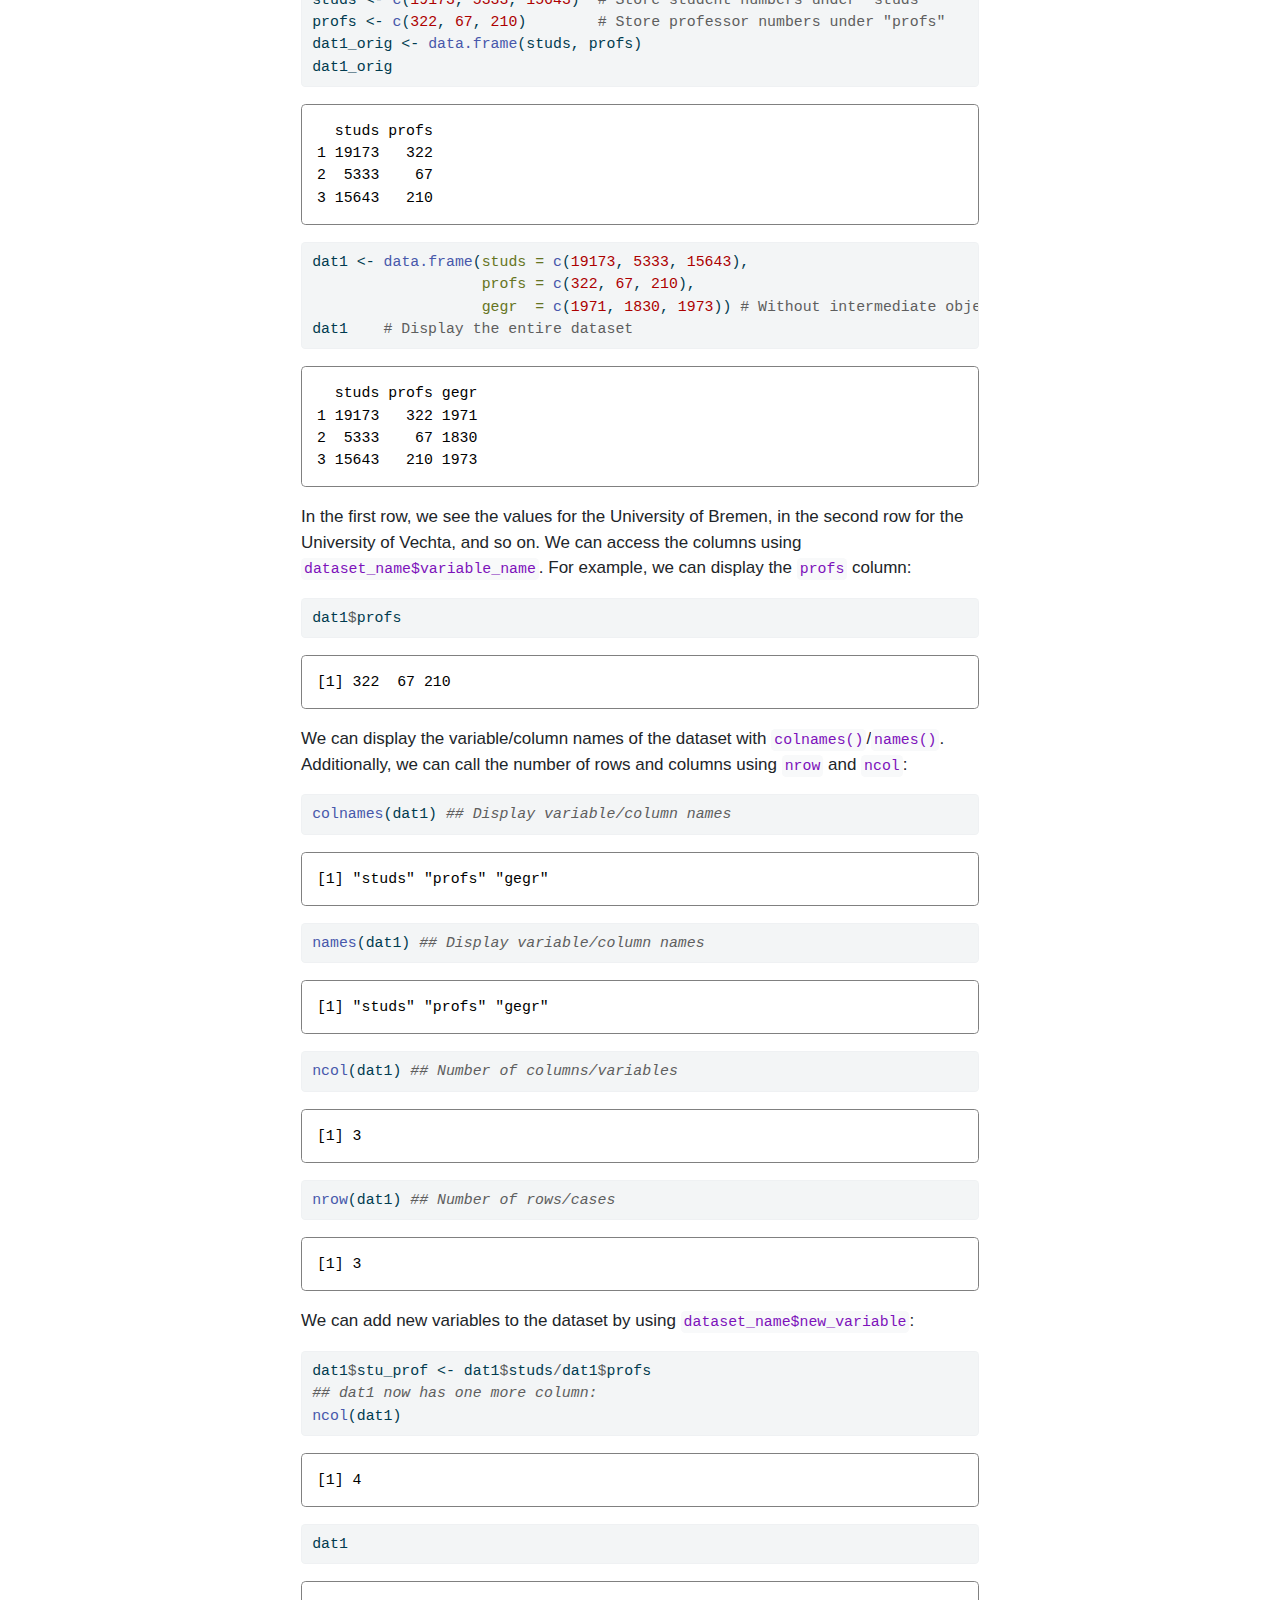
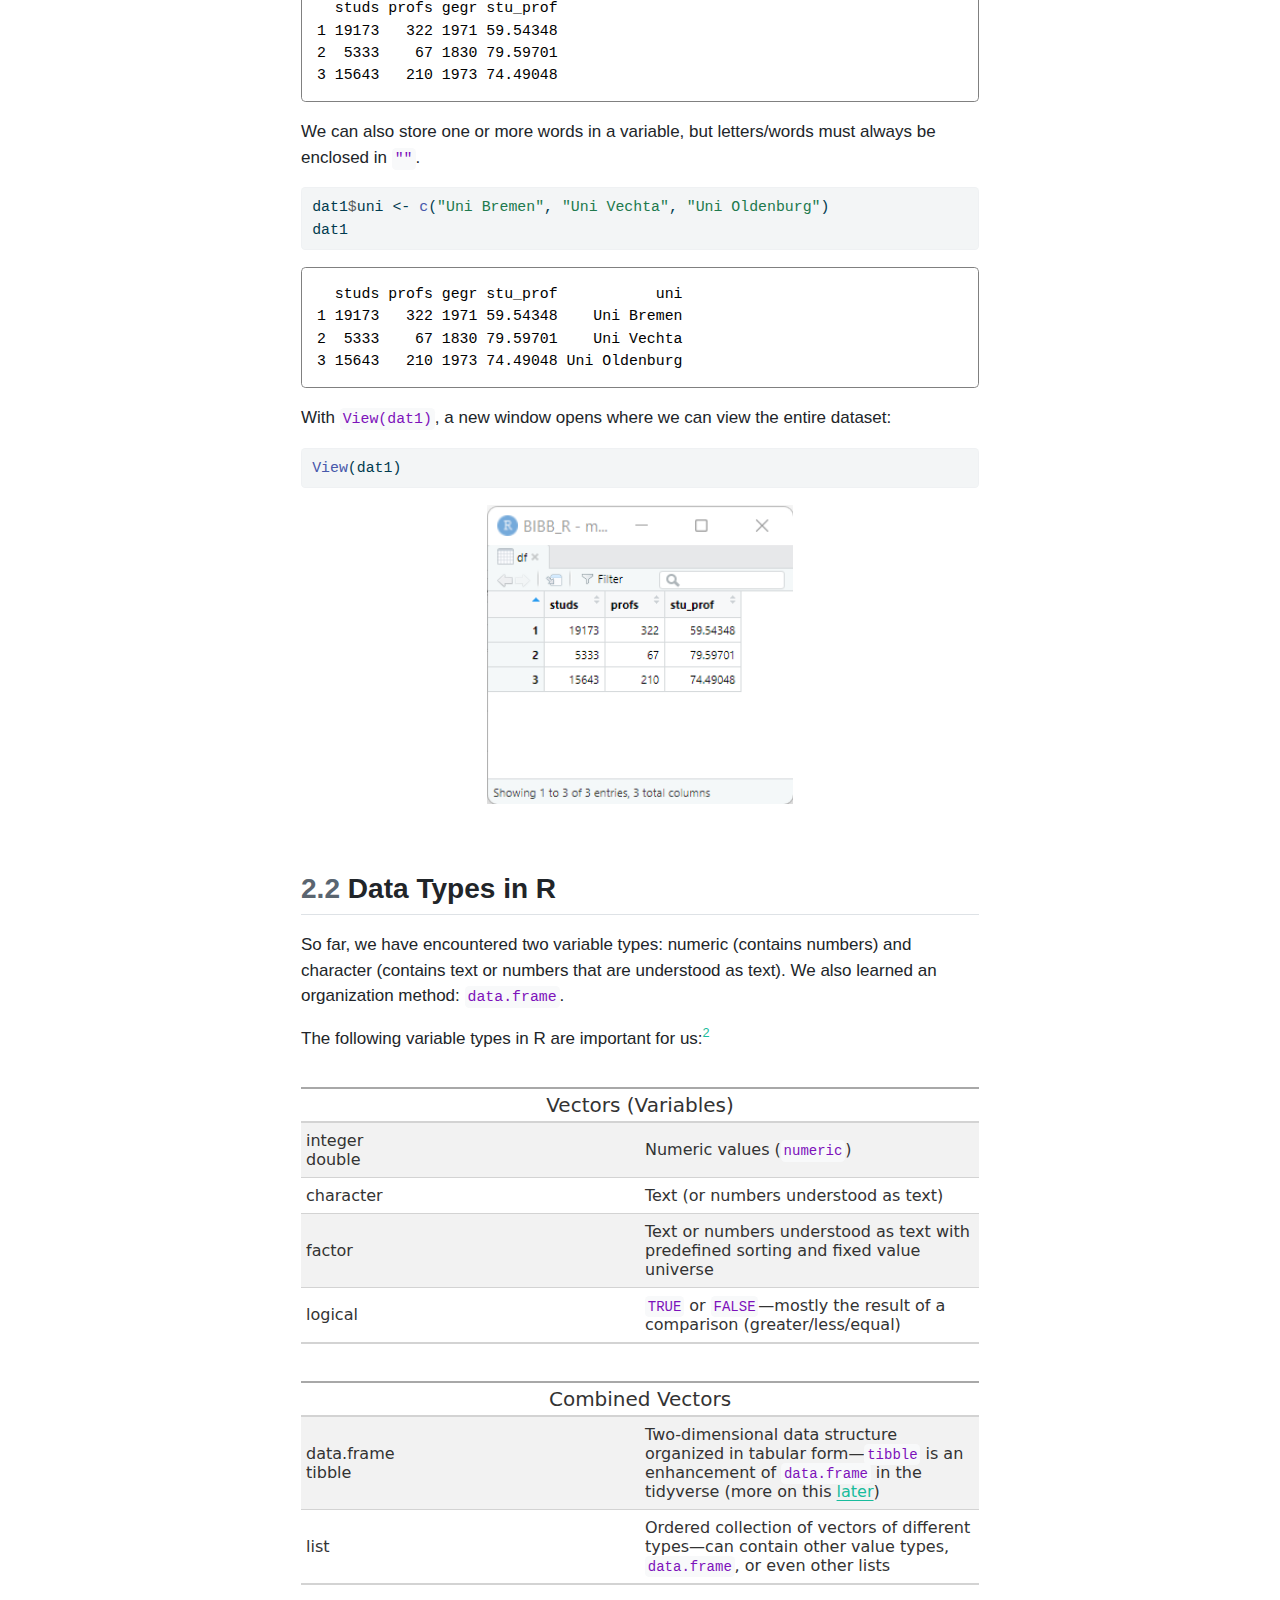
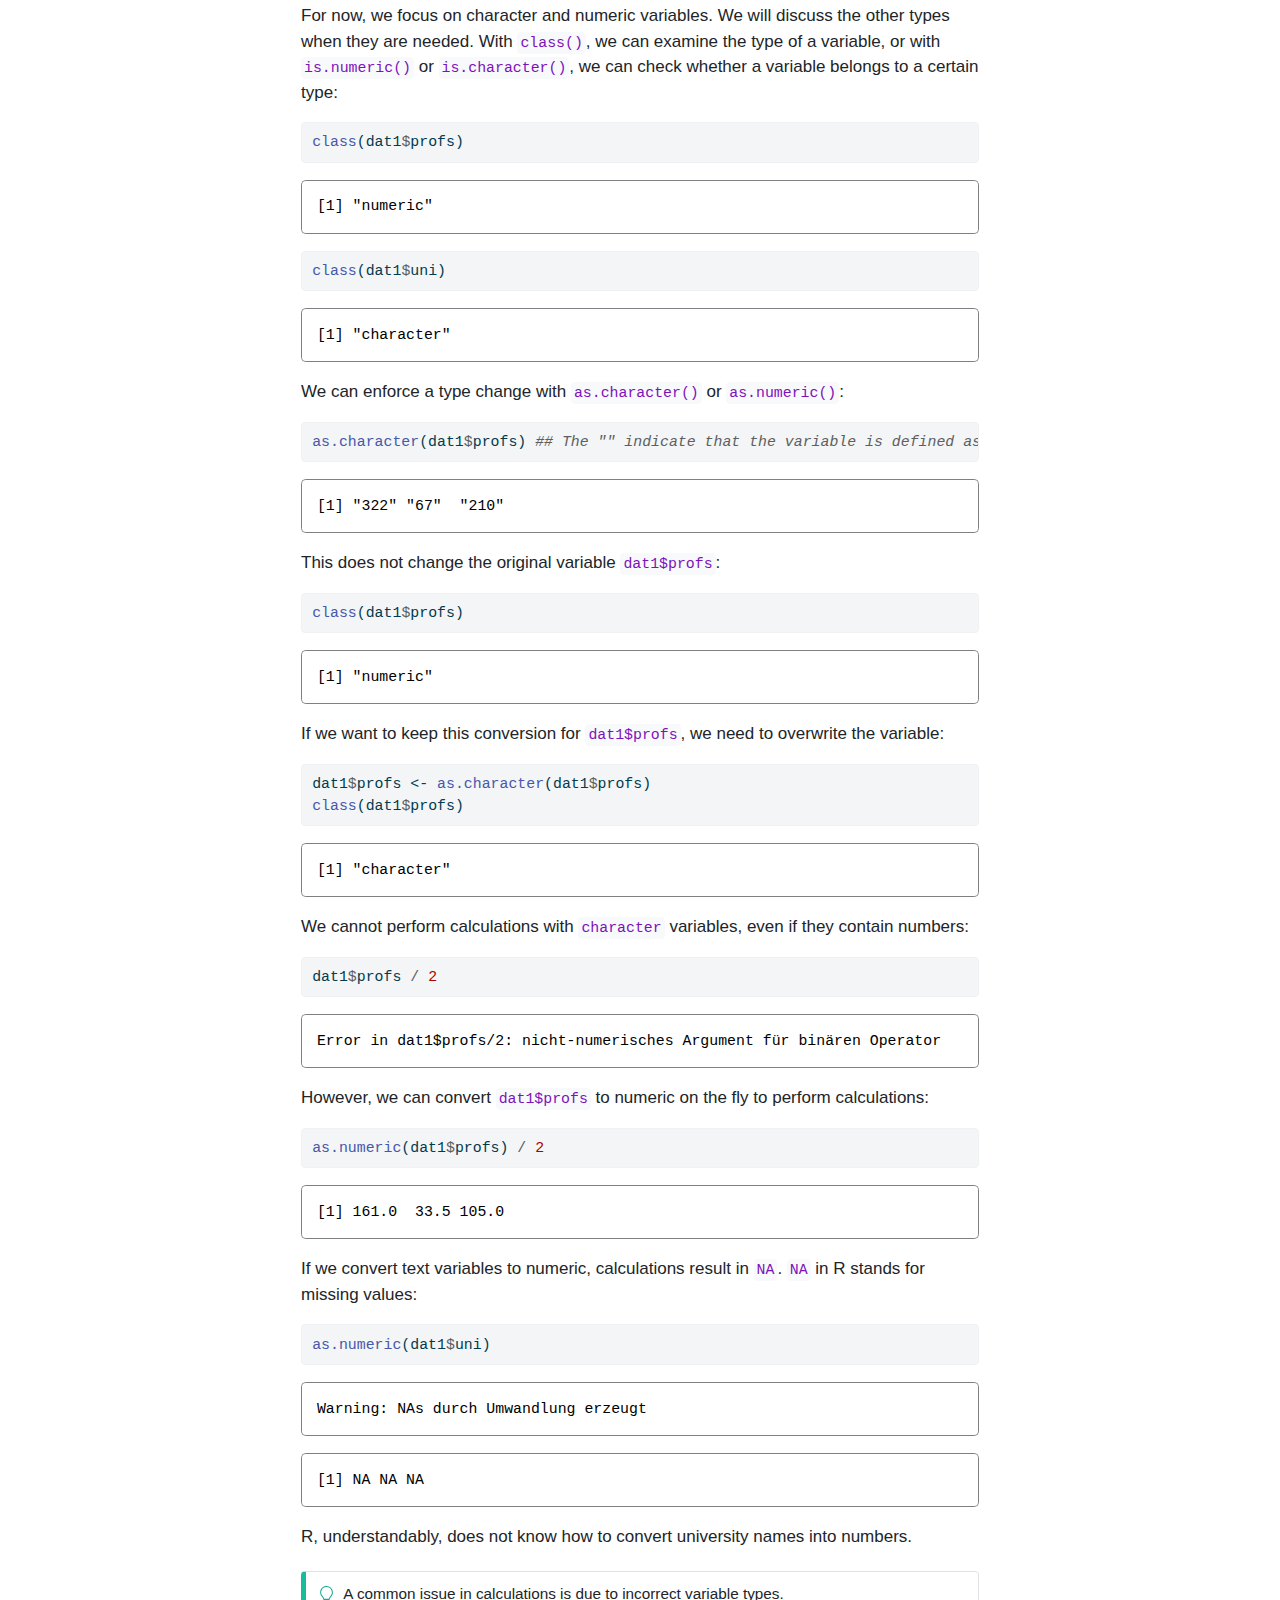
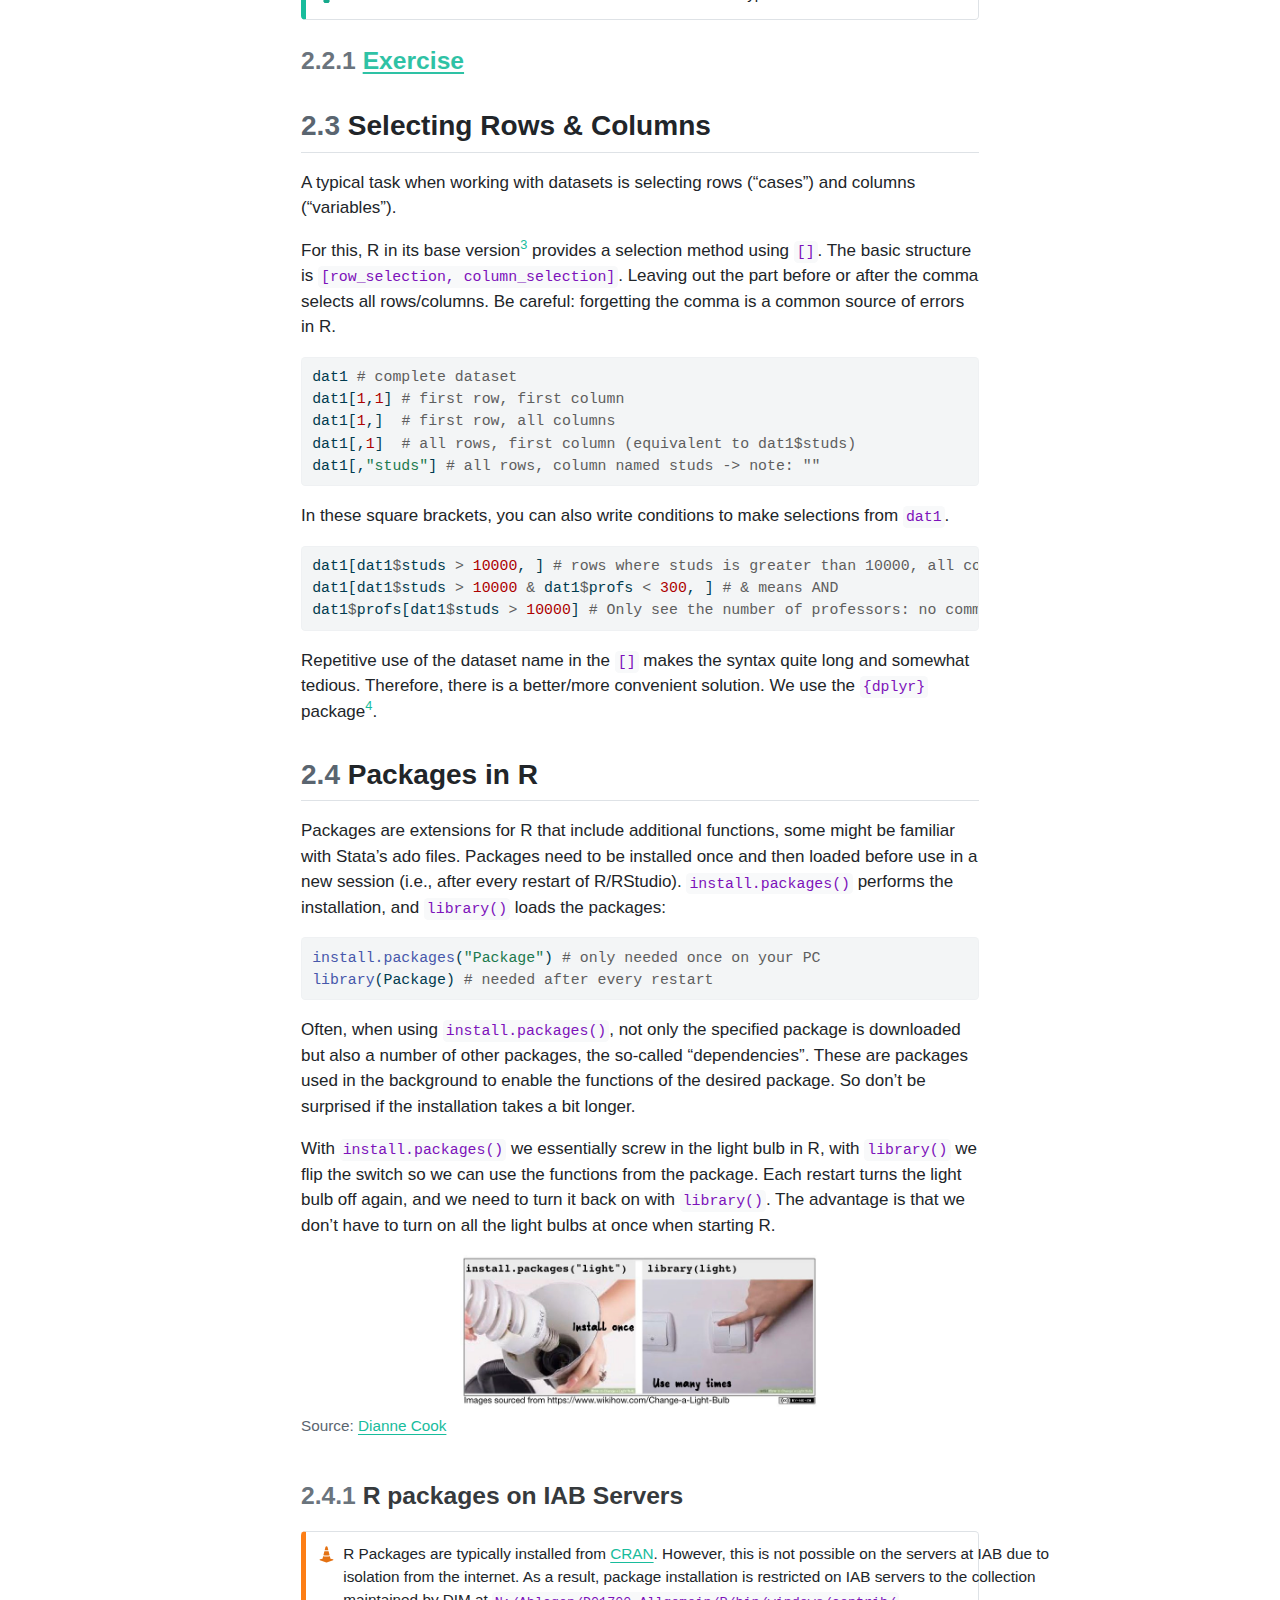
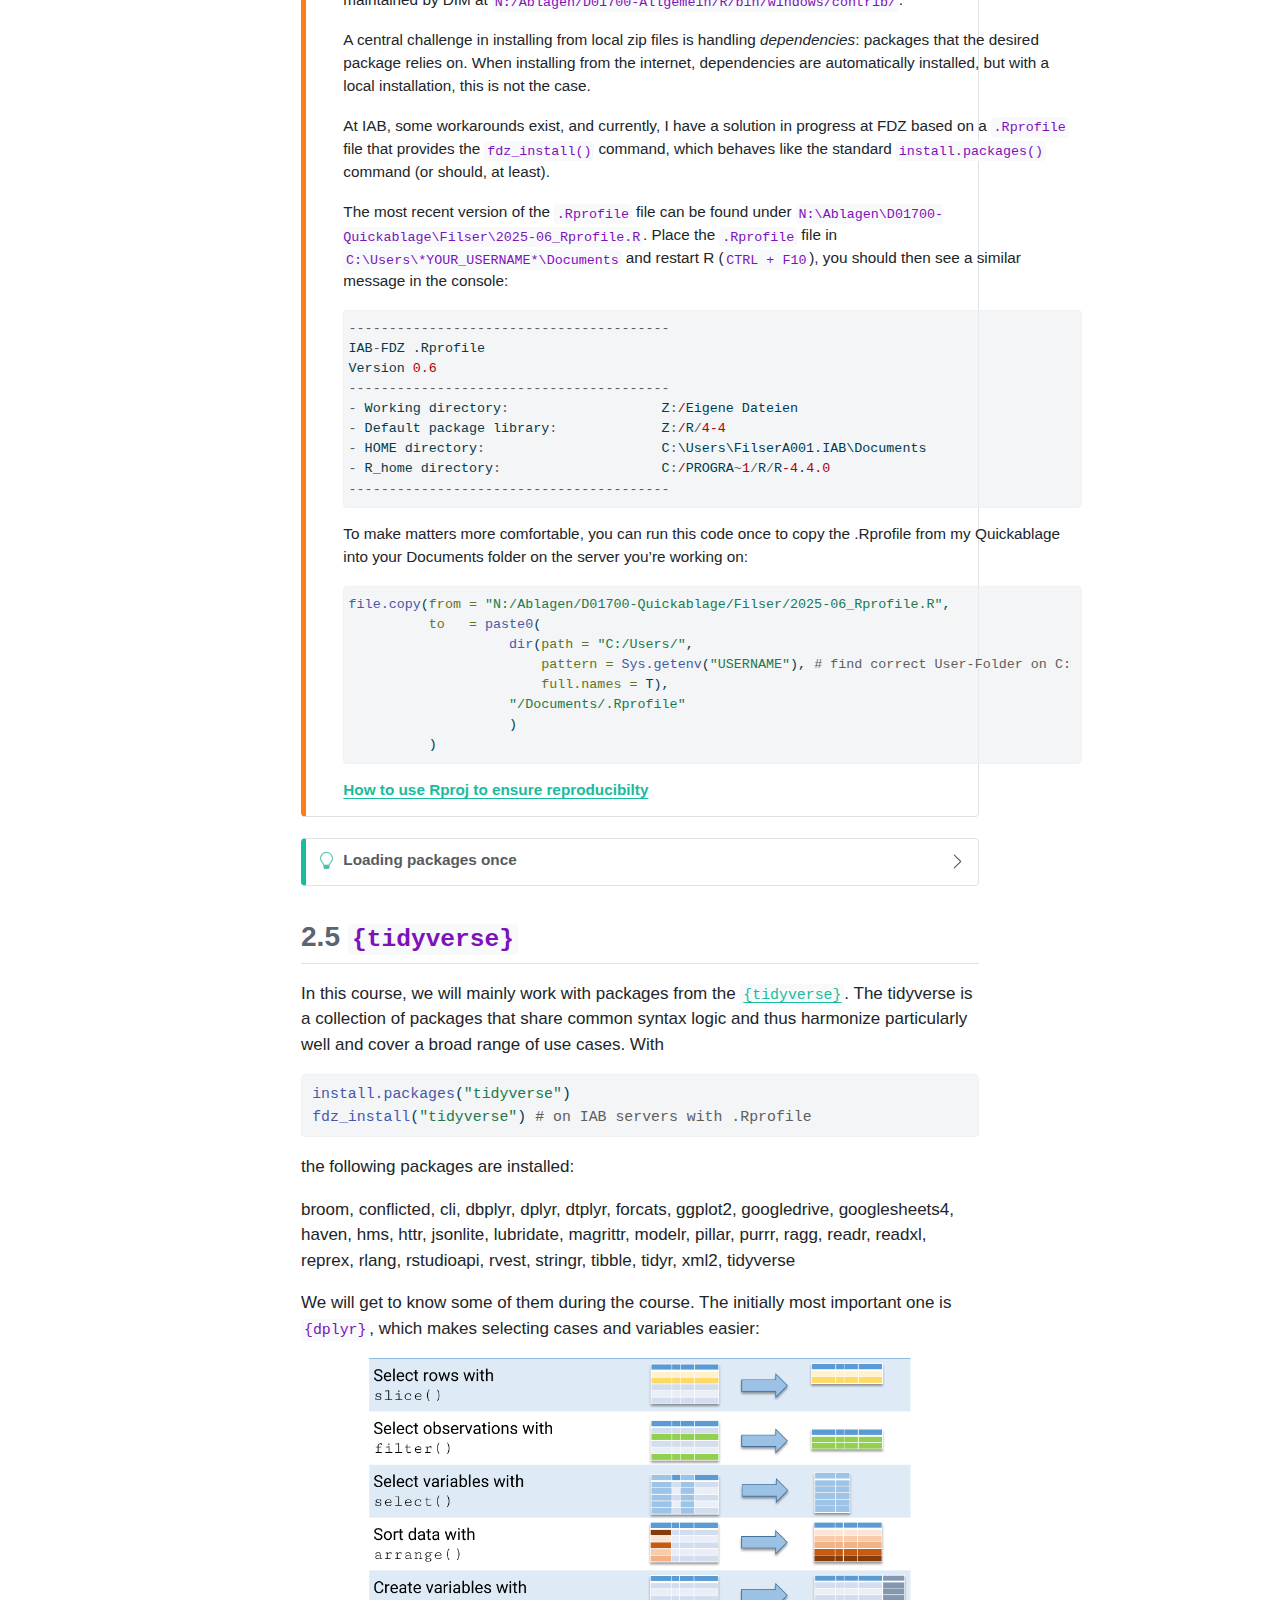
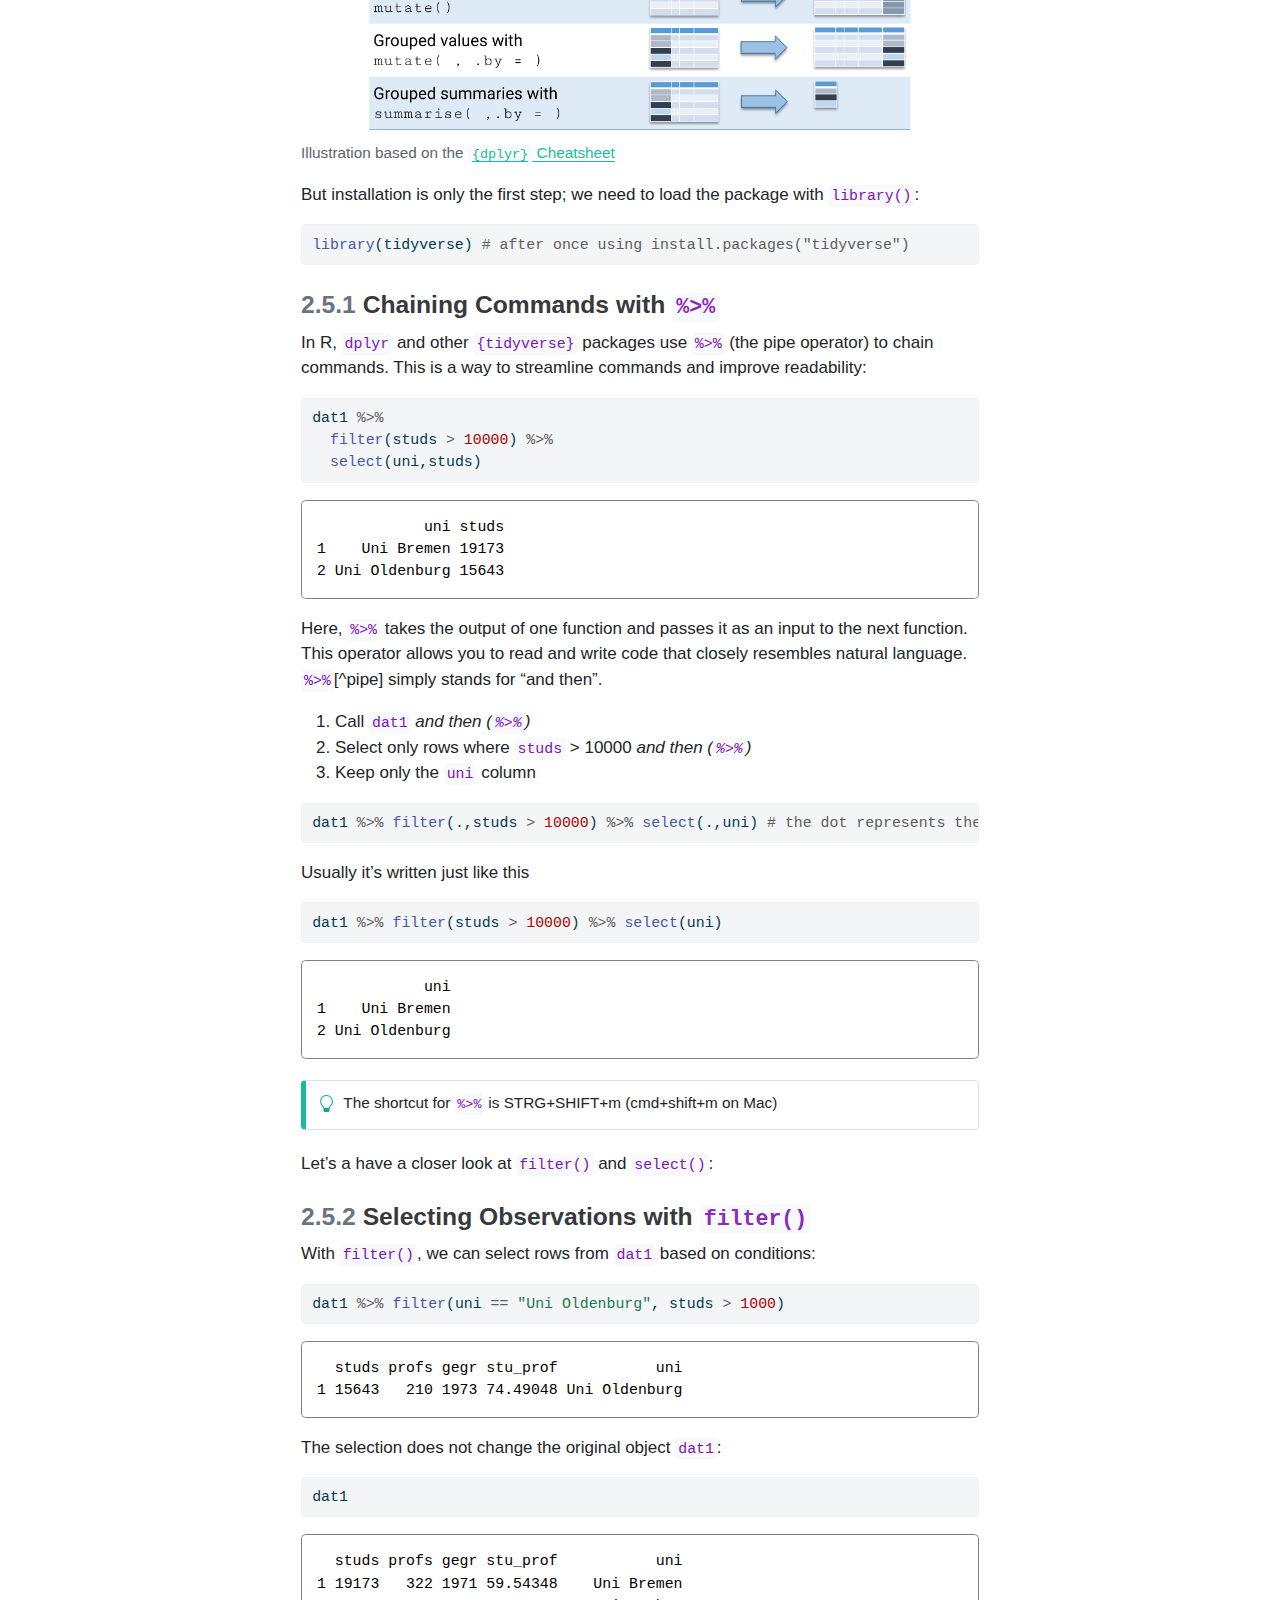
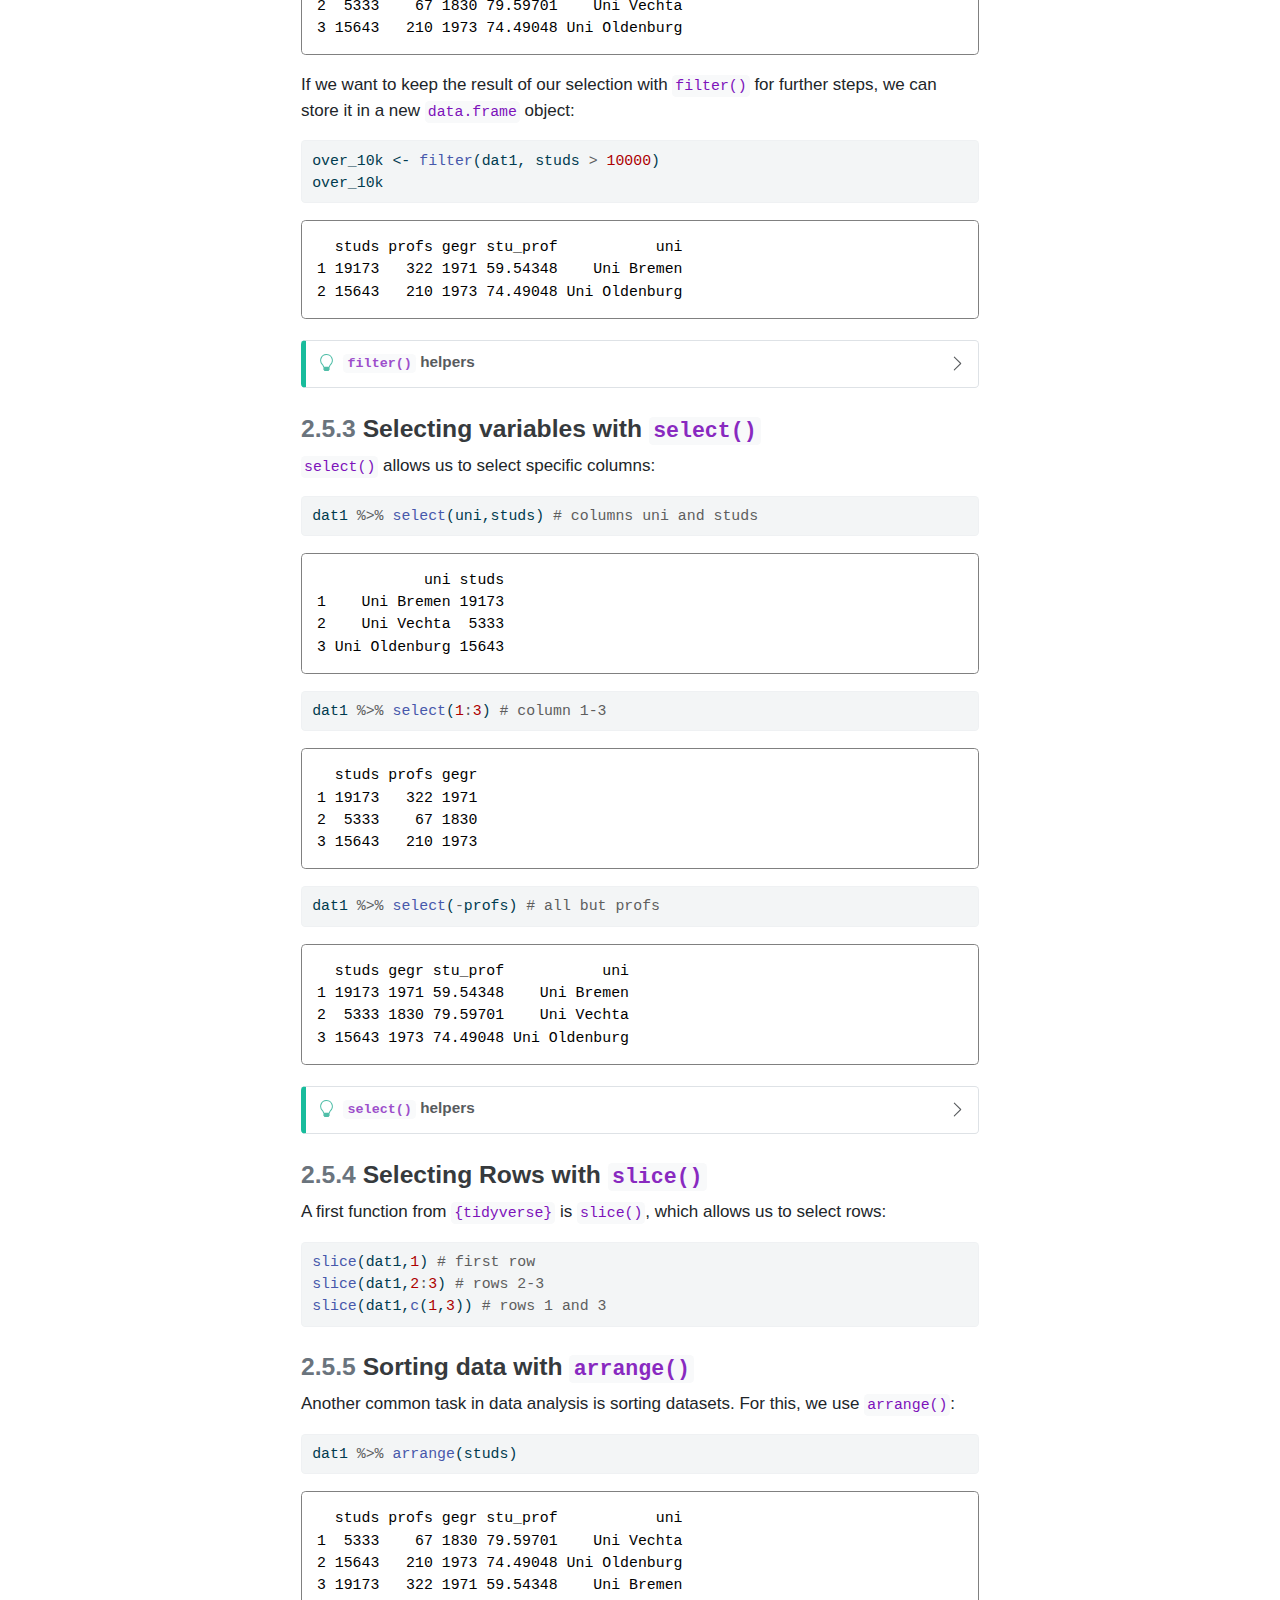
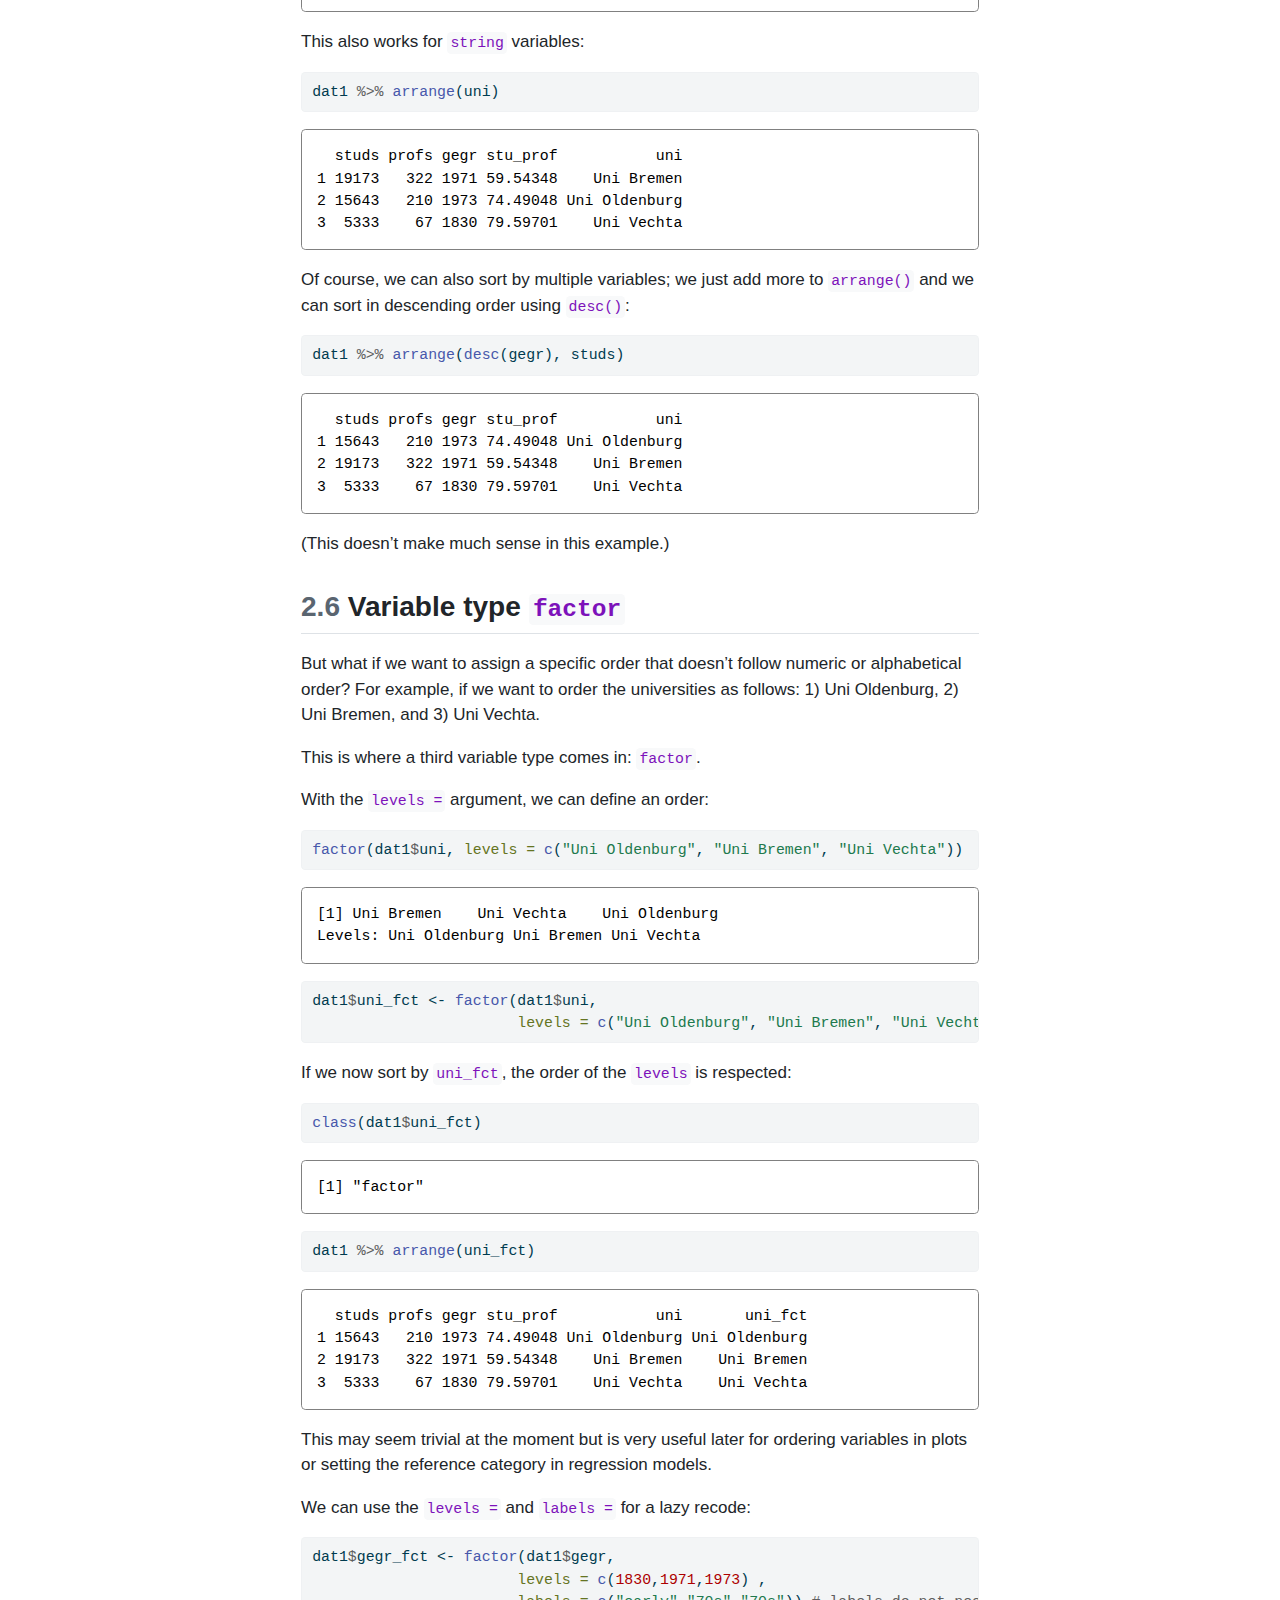
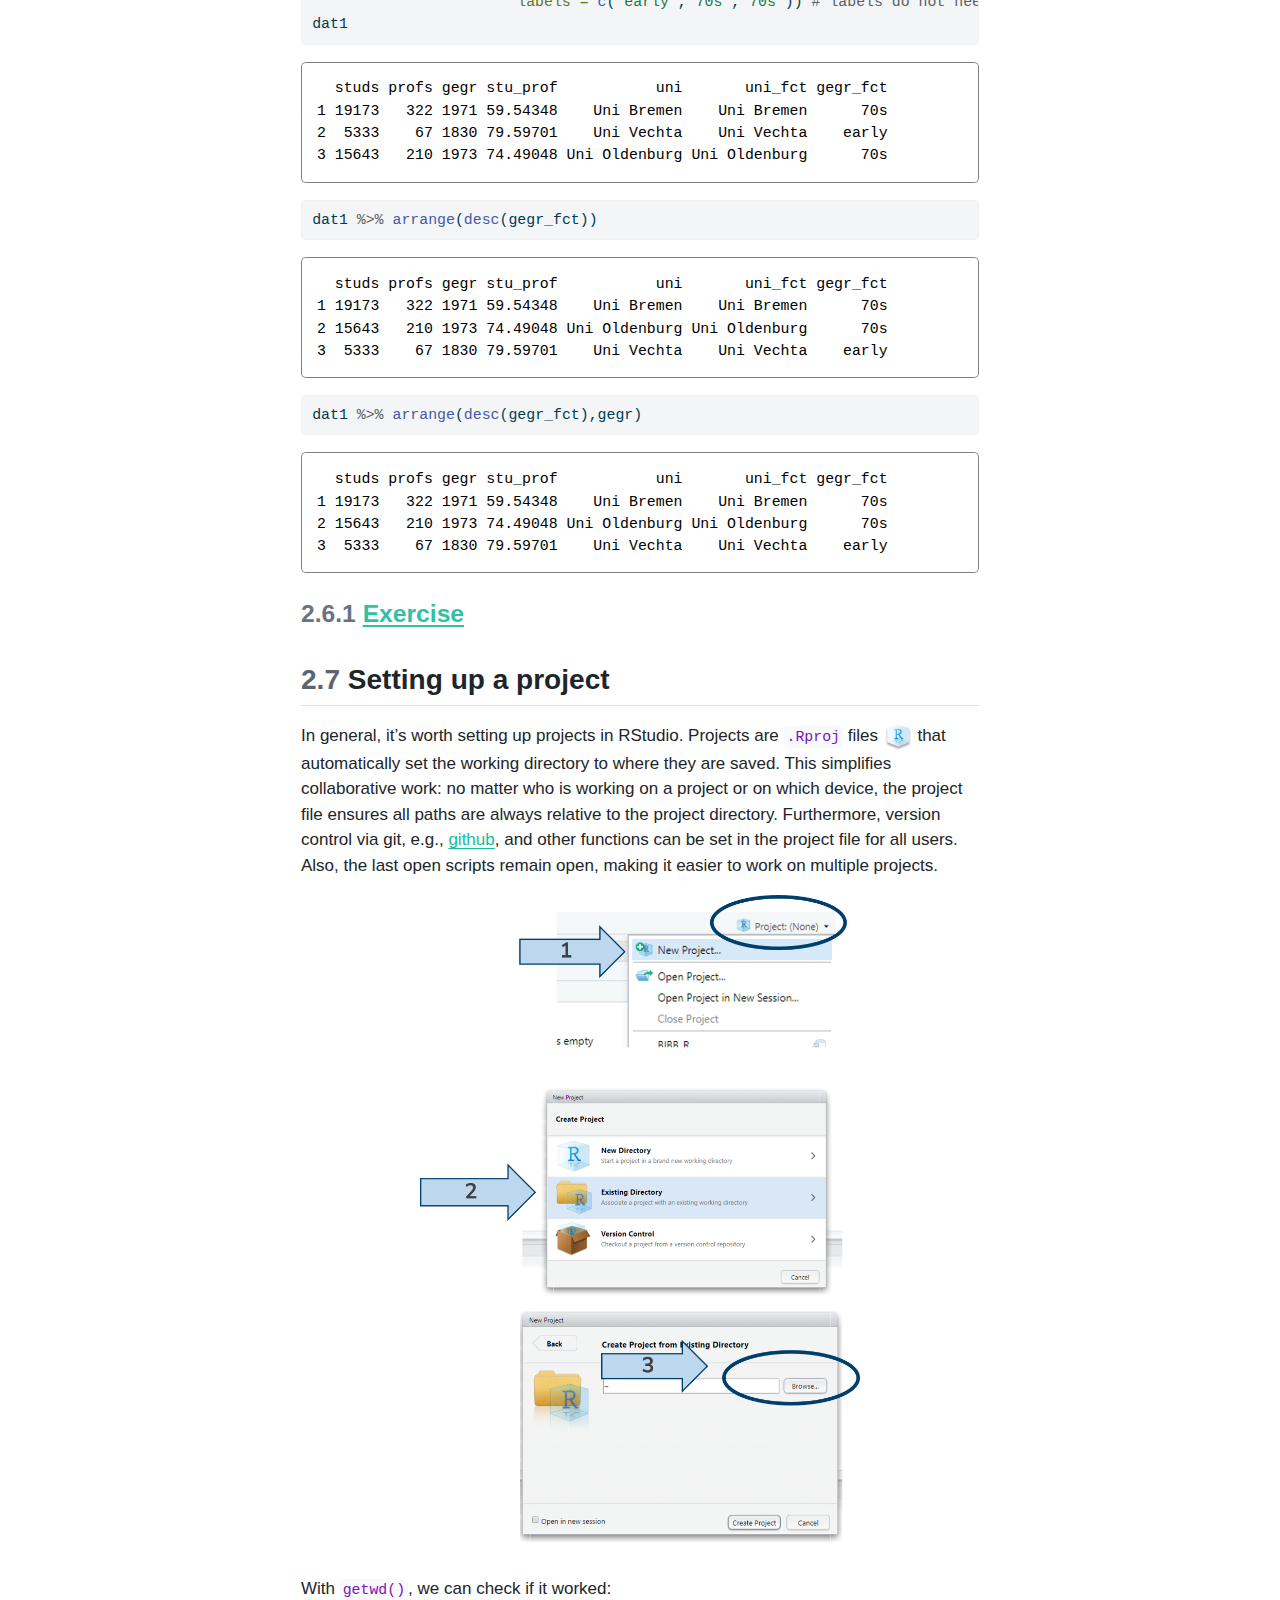
<file: docs/02_intro.html>
<!DOCTYPE html>
<html xmlns="http://www.w3.org/1999/xhtml" lang="en" xml:lang="en"><head>

<meta charset="utf-8">
<meta name="generator" content="quarto-1.5.56">

<meta name="viewport" content="width=device-width, initial-scale=1.0, user-scalable=yes">


<title>2&nbsp; Working with Datasets – IAB R Crash Course 2025</title>
<style>
code{white-space: pre-wrap;}
span.smallcaps{font-variant: small-caps;}
div.columns{display: flex; gap: min(4vw, 1.5em);}
div.column{flex: auto; overflow-x: auto;}
div.hanging-indent{margin-left: 1.5em; text-indent: -1.5em;}
ul.task-list{list-style: none;}
ul.task-list li input[type="checkbox"] {
  width: 0.8em;
  margin: 0 0.8em 0.2em -1em; /* quarto-specific, see https://github.com/quarto-dev/quarto-cli/issues/4556 */ 
  vertical-align: middle;
}
/* CSS for syntax highlighting */
pre > code.sourceCode { white-space: pre; position: relative; }
pre > code.sourceCode > span { line-height: 1.25; }
pre > code.sourceCode > span:empty { height: 1.2em; }
.sourceCode { overflow: visible; }
code.sourceCode > span { color: inherit; text-decoration: inherit; }
div.sourceCode { margin: 1em 0; }
pre.sourceCode { margin: 0; }
@media screen {
div.sourceCode { overflow: auto; }
}
@media print {
pre > code.sourceCode { white-space: pre-wrap; }
pre > code.sourceCode > span { display: inline-block; text-indent: -5em; padding-left: 5em; }
}
pre.numberSource code
  { counter-reset: source-line 0; }
pre.numberSource code > span
  { position: relative; left: -4em; counter-increment: source-line; }
pre.numberSource code > span > a:first-child::before
  { content: counter(source-line);
    position: relative; left: -1em; text-align: right; vertical-align: baseline;
    border: none; display: inline-block;
    -webkit-touch-callout: none; -webkit-user-select: none;
    -khtml-user-select: none; -moz-user-select: none;
    -ms-user-select: none; user-select: none;
    padding: 0 4px; width: 4em;
  }
pre.numberSource { margin-left: 3em;  padding-left: 4px; }
div.sourceCode
  {   }
@media screen {
pre > code.sourceCode > span > a:first-child::before { text-decoration: underline; }
}
</style>


<script src="site_libs/quarto-nav/quarto-nav.js"></script>
<script src="site_libs/quarto-nav/headroom.min.js"></script>
<script src="site_libs/clipboard/clipboard.min.js"></script>
<script src="site_libs/quarto-search/autocomplete.umd.js"></script>
<script src="site_libs/quarto-search/fuse.min.js"></script>
<script src="site_libs/quarto-search/quarto-search.js"></script>
<meta name="quarto:offset" content="./">
<link href="./03_desc.html" rel="next">
<link href="./01_intro.html" rel="prev">
<script src="site_libs/quarto-html/quarto.js"></script>
<script src="site_libs/quarto-html/popper.min.js"></script>
<script src="site_libs/quarto-html/tippy.umd.min.js"></script>
<script src="site_libs/quarto-html/anchor.min.js"></script>
<link href="site_libs/quarto-html/tippy.css" rel="stylesheet">
<link href="site_libs/quarto-html/quarto-syntax-highlighting.css" rel="stylesheet" id="quarto-text-highlighting-styles">
<script src="site_libs/bootstrap/bootstrap.min.js"></script>
<link href="site_libs/bootstrap/bootstrap-icons.css" rel="stylesheet">
<link href="site_libs/bootstrap/bootstrap.min.css" rel="stylesheet" id="quarto-bootstrap" data-mode="light">
<link href="site_libs/quarto-contrib/fontawesome6-1.2.0/all.min.css" rel="stylesheet">
<link href="site_libs/quarto-contrib/fontawesome6-1.2.0/latex-fontsize.css" rel="stylesheet">
<script id="quarto-search-options" type="application/json">{
  "location": "sidebar",
  "copy-button": false,
  "collapse-after": 3,
  "panel-placement": "start",
  "type": "textbox",
  "limit": 50,
  "keyboard-shortcut": [
    "f",
    "/",
    "s"
  ],
  "show-item-context": false,
  "language": {
    "search-no-results-text": "No results",
    "search-matching-documents-text": "matching documents",
    "search-copy-link-title": "Copy link to search",
    "search-hide-matches-text": "Hide additional matches",
    "search-more-match-text": "more match in this document",
    "search-more-matches-text": "more matches in this document",
    "search-clear-button-title": "Clear",
    "search-text-placeholder": "",
    "search-detached-cancel-button-title": "Cancel",
    "search-submit-button-title": "Submit",
    "search-label": "Search"
  }
}</script>
<script src="site_libs/kePrint-0.0.1/kePrint.js"></script>

<link href="site_libs/lightable-0.0.1/lightable.css" rel="stylesheet">



<link rel="stylesheet" href="style.css">
</head>

<body class="nav-sidebar floating">

<div id="quarto-search-results"></div>
  <header id="quarto-header" class="headroom fixed-top">
  <nav class="quarto-secondary-nav">
    <div class="container-fluid d-flex">
      <button type="button" class="quarto-btn-toggle btn" data-bs-toggle="collapse" role="button" data-bs-target=".quarto-sidebar-collapse-item" aria-controls="quarto-sidebar" aria-expanded="false" aria-label="Toggle sidebar navigation" onclick="if (window.quartoToggleHeadroom) { window.quartoToggleHeadroom(); }">
        <i class="bi bi-layout-text-sidebar-reverse"></i>
      </button>
        <nav class="quarto-page-breadcrumbs" aria-label="breadcrumb"><ol class="breadcrumb"><li class="breadcrumb-item"><a href="./02_intro.html"><span class="chapter-number">2</span>&nbsp; <span class="chapter-title">Working with Datasets</span></a></li></ol></nav>
        <a class="flex-grow-1" role="navigation" data-bs-toggle="collapse" data-bs-target=".quarto-sidebar-collapse-item" aria-controls="quarto-sidebar" aria-expanded="false" aria-label="Toggle sidebar navigation" onclick="if (window.quartoToggleHeadroom) { window.quartoToggleHeadroom(); }">      
        </a>
      <button type="button" class="btn quarto-search-button" aria-label="Search" onclick="window.quartoOpenSearch();">
        <i class="bi bi-search"></i>
      </button>
    </div>
  </nav>
</header>
<!-- content -->
<div id="quarto-content" class="quarto-container page-columns page-rows-contents page-layout-full">
<!-- sidebar -->
  <nav id="quarto-sidebar" class="sidebar collapse collapse-horizontal quarto-sidebar-collapse-item sidebar-navigation floating overflow-auto">
    <div class="pt-lg-2 mt-2 text-left sidebar-header">
    <div class="sidebar-title mb-0 py-0">
      <a href="./">IAB R Crash Course 2025</a> 
    </div>
      </div>
        <div class="mt-2 flex-shrink-0 align-items-center">
        <div class="sidebar-search">
        <div id="quarto-search" class="" title="Search"></div>
        </div>
        </div>
    <div class="sidebar-menu-container"> 
    <ul class="list-unstyled mt-1">
        <li class="sidebar-item">
  <div class="sidebar-item-container"> 
  <a href="./index.html" class="sidebar-item-text sidebar-link">
 <span class="menu-text">Welcome!</span></a>
  </div>
</li>
        <li class="sidebar-item">
  <div class="sidebar-item-container"> 
  <a href="./01_intro.html" class="sidebar-item-text sidebar-link">
 <span class="menu-text"><span class="chapter-number">1</span>&nbsp; <span class="chapter-title">Getting started with R</span></span></a>
  </div>
</li>
        <li class="sidebar-item">
  <div class="sidebar-item-container"> 
  <a href="./02_intro.html" class="sidebar-item-text sidebar-link active">
 <span class="menu-text"><span class="chapter-number">2</span>&nbsp; <span class="chapter-title">Working with Datasets</span></span></a>
  </div>
</li>
        <li class="sidebar-item">
  <div class="sidebar-item-container"> 
  <a href="./03_desc.html" class="sidebar-item-text sidebar-link">
 <span class="menu-text"><span class="chapter-number">3</span>&nbsp; <span class="chapter-title">Getting an Overview</span></span></a>
  </div>
</li>
        <li class="sidebar-item">
  <div class="sidebar-item-container"> 
  <a href="./04_data_wrangle.html" class="sidebar-item-text sidebar-link">
 <span class="menu-text"><span class="chapter-number">4</span>&nbsp; <span class="chapter-title">Data Wrangling I: Creating Variables</span></span></a>
  </div>
</li>
        <li class="sidebar-item">
  <div class="sidebar-item-container"> 
  <a href="./07_viz_translated.html" class="sidebar-item-text sidebar-link">
 <span class="menu-text"><span class="chapter-number">5</span>&nbsp; <span class="chapter-title">Visualization with <code>{ggplot2}</code></span></span></a>
  </div>
</li>
        <li class="sidebar-item">
  <div class="sidebar-item-container"> 
  <a href="./09_reg.html" class="sidebar-item-text sidebar-link">
 <span class="menu-text"><span class="chapter-number">6</span>&nbsp; <span class="chapter-title">Regression models</span></span></a>
  </div>
</li>
        <li class="sidebar-item">
  <div class="sidebar-item-container"> 
  <a href="./09_reg2.html" class="sidebar-item-text sidebar-link">
 <span class="menu-text"><span class="chapter-number">7</span>&nbsp; <span class="chapter-title">Regression Models: Extensions</span></span></a>
  </div>
</li>
        <li class="sidebar-item">
  <div class="sidebar-item-container"> 
  <a href="./10_raw_to_table.html" class="sidebar-item-text sidebar-link">
 <span class="menu-text"><span class="chapter-number">8</span>&nbsp; <span class="chapter-title">From data to table &amp; graph</span></span></a>
  </div>
</li>
        <li class="sidebar-item">
  <div class="sidebar-item-container"> 
  <a href="./05_merge_pivot.html" class="sidebar-item-text sidebar-link">
 <span class="menu-text"><span class="chapter-number">9</span>&nbsp; <span class="chapter-title">Data Wrangling II: Merging &amp; reshaping</span></span></a>
  </div>
</li>
        <li class="sidebar-item">
  <div class="sidebar-item-container"> 
  <a href="./06_labels_factor.html" class="sidebar-item-text sidebar-link">
 <span class="menu-text"><span class="chapter-number">10</span>&nbsp; <span class="chapter-title">Labels &amp; factors</span></span></a>
  </div>
</li>
        <li class="sidebar-item">
  <div class="sidebar-item-container"> 
  <a href="./15_map.html" class="sidebar-item-text sidebar-link">
 <span class="menu-text"><span class="chapter-number">11</span>&nbsp; <span class="chapter-title">Creating map Visualizations with <code>{ggplot2}</code></span></span></a>
  </div>
</li>
        <li class="sidebar-item">
  <div class="sidebar-item-container"> 
  <a href="./references_translated.html" class="sidebar-item-text sidebar-link">
 <span class="menu-text">Links &amp; Further Reading</span></a>
  </div>
</li>
    </ul>
    </div>
</nav>
<div id="quarto-sidebar-glass" class="quarto-sidebar-collapse-item" data-bs-toggle="collapse" data-bs-target=".quarto-sidebar-collapse-item"></div>
<!-- margin-sidebar -->
    <div id="quarto-margin-sidebar" class="sidebar margin-sidebar">
        <nav id="TOC" role="doc-toc" class="toc-active">
    <h2 id="toc-title">Table of contents</h2>
   
  <ul>
  <li><a href="#data-structures-in-r-data.frame" id="toc-data-structures-in-r-data.frame" class="nav-link active" data-scroll-target="#data-structures-in-r-data.frame"><span class="header-section-number">2.1</span> Data Structures in R: <code>data.frame</code></a></li>
  <li><a href="#data-types-in-r" id="toc-data-types-in-r" class="nav-link" data-scroll-target="#data-types-in-r"><span class="header-section-number">2.2</span> Data Types in R</a>
  <ul class="collapse">
  <li><a href="#ue_1" id="toc-ue_1" class="nav-link" data-scroll-target="#ue_1"><span class="header-section-number">2.2.1</span> Exercise</a></li>
  </ul></li>
  <li><a href="#selecting-rows-columns" id="toc-selecting-rows-columns" class="nav-link" data-scroll-target="#selecting-rows-columns"><span class="header-section-number">2.3</span> Selecting Rows &amp; Columns</a></li>
  <li><a href="#packages" id="toc-packages" class="nav-link" data-scroll-target="#packages"><span class="header-section-number">2.4</span> Packages in R</a>
  <ul class="collapse">
  <li><a href="#fdz_install" id="toc-fdz_install" class="nav-link" data-scroll-target="#fdz_install"><span class="header-section-number">2.4.1</span> R packages on IAB Servers</a></li>
  </ul></li>
  <li><a href="#tidyverse" id="toc-tidyverse" class="nav-link" data-scroll-target="#tidyverse"><span class="header-section-number">2.5</span> <code>{tidyverse}</code></a>
  <ul class="collapse">
  <li><a href="#pipe" id="toc-pipe" class="nav-link" data-scroll-target="#pipe"><span class="header-section-number">2.5.1</span> Chaining Commands with <code>%&gt;%</code></a></li>
  <li><a href="#filter" id="toc-filter" class="nav-link" data-scroll-target="#filter"><span class="header-section-number">2.5.2</span> Selecting Observations with <code>filter()</code></a></li>
  <li><a href="#select" id="toc-select" class="nav-link" data-scroll-target="#select"><span class="header-section-number">2.5.3</span> Selecting variables with <code>select()</code></a></li>
  <li><a href="#selecting-rows-with-slice" id="toc-selecting-rows-with-slice" class="nav-link" data-scroll-target="#selecting-rows-with-slice"><span class="header-section-number">2.5.4</span> Selecting Rows with <code>slice()</code></a></li>
  <li><a href="#arrange" id="toc-arrange" class="nav-link" data-scroll-target="#arrange"><span class="header-section-number">2.5.5</span> Sorting data with <code>arrange()</code></a></li>
  </ul></li>
  <li><a href="#variable-type-factor" id="toc-variable-type-factor" class="nav-link" data-scroll-target="#variable-type-factor"><span class="header-section-number">2.6</span> Variable type <code>factor</code></a>
  <ul class="collapse">
  <li><a href="#ue_3" id="toc-ue_3" class="nav-link" data-scroll-target="#ue_3"><span class="header-section-number">2.6.1</span> Exercise</a></li>
  </ul></li>
  <li><a href="#rproj" id="toc-rproj" class="nav-link" data-scroll-target="#rproj"><span class="header-section-number">2.7</span> Setting up a project</a>
  <ul class="collapse">
  <li><a href="#reproducibility" id="toc-reproducibility" class="nav-link" data-scroll-target="#reproducibility"><span class="header-section-number">2.7.1</span> 💡 Using projects to ensure reproducibility</a></li>
  </ul></li>
  <li><a href="#import" id="toc-import" class="nav-link" data-scroll-target="#import"><span class="header-section-number">2.8</span> Importing datasets</a>
  <ul class="collapse">
  <li><a href="#the-import-command" id="toc-the-import-command" class="nav-link" data-scroll-target="#the-import-command"><span class="header-section-number">2.8.1</span> The import command</a></li>
  <li><a href="#ue_4" id="toc-ue_4" class="nav-link" data-scroll-target="#ue_4"><span class="header-section-number">2.8.2</span> Exercise</a></li>
  </ul></li>
  <li><a href="#exporting-objects" id="toc-exporting-objects" class="nav-link" data-scroll-target="#exporting-objects"><span class="header-section-number">2.9</span> Exporting objects</a>
  <ul class="collapse">
  <li><a href="#ue_5" id="toc-ue_5" class="nav-link" data-scroll-target="#ue_5"><span class="header-section-number">2.9.1</span> Exercise</a></li>
  </ul></li>
  <li><a href="#overview-importing-and-exporting-data-sets" id="toc-overview-importing-and-exporting-data-sets" class="nav-link" data-scroll-target="#overview-importing-and-exporting-data-sets"><span class="header-section-number">2.10</span> Overview: Importing and exporting data sets</a></li>
  <li><a href="#getting-help" id="toc-getting-help" class="nav-link" data-scroll-target="#getting-help"><span class="header-section-number">2.11</span> Getting help</a></li>
  <li><a href="#exercises" id="toc-exercises" class="nav-link" data-scroll-target="#exercises"><span class="header-section-number">2.12</span> Exercises</a>
  <ul class="collapse">
  <li><a href="#data1" id="toc-data1" class="nav-link" data-scroll-target="#data1"><span class="header-section-number">2.12.1</span> Exercise 1</a></li>
  <li><a href="#data2" id="toc-data2" class="nav-link" data-scroll-target="#data2"><span class="header-section-number">2.12.2</span> Exercise 2</a></li>
  <li><a href="#data3" id="toc-data3" class="nav-link" data-scroll-target="#data3"><span class="header-section-number">2.12.3</span> Exercise 3</a></li>
  <li><a href="#data4" id="toc-data4" class="nav-link" data-scroll-target="#data4"><span class="header-section-number">2.12.4</span> Exercise 4</a></li>
  <li><a href="#data5" id="toc-data5" class="nav-link" data-scroll-target="#data5"><span class="header-section-number">2.12.5</span> Exercise 5</a></li>
  </ul></li>
  <li><a href="#appendix" id="toc-appendix" class="nav-link" data-scroll-target="#appendix"><span class="header-section-number">2.13</span> Appendix</a>
  <ul class="collapse">
  <li><a href="#setwd" id="toc-setwd" class="nav-link" data-scroll-target="#setwd"><span class="header-section-number">2.13.1</span> Alternatives to R Projects</a></li>
  <li><a href="#selfiltbase" id="toc-selfiltbase" class="nav-link" data-scroll-target="#selfiltbase"><span class="header-section-number">2.13.2</span> Selecting Rows &amp; Columns Without <code>{dplyr}</code></a></li>
  <li><a href="#select-vs" id="toc-select-vs" class="nav-link" data-scroll-target="#select-vs"><span class="header-section-number">2.13.3</span> <code>select()</code> vs <code>$</code></a></li>
  </ul></li>
  </ul>
</nav>
    </div>
<!-- main -->
<main class="content column-body" id="quarto-document-content">

<header id="title-block-header" class="quarto-title-block default">
<div class="quarto-title">
<h1 class="title"><span class="chapter-number">2</span>&nbsp; <span class="chapter-title">Working with Datasets</span></h1>
</div>



<div class="quarto-title-meta column-body">

    
  
    
  </div>
  


</header>


<p><strong>(Late) Foreword on R and Command Structure</strong></p>
<div class="callout callout-style-simple callout-note">
<div class="callout-body d-flex">
<div class="callout-icon-container">
<i class="callout-icon"></i>
</div>
<div class="callout-body-container">
<ol type="1">
<li>Everything is an object.</li>
<li>Everything has a name.</li>
<li>Everything we do is based on functions.</li>
<li>Functions come from “packages”<a href="#fn1" class="footnote-ref" id="fnref1" role="doc-noteref"><sup>1</sup></a>, but we will also write our own functions.</li>
</ol>
<p>Points 1 and 2 are referred to as <a href="https://en.wikipedia.org/wiki/Object-oriented_programming">Object-Oriented Programming (OOP)</a>. In this course, we will learn object-oriented programming.</p>
</div>
</div>
</div>
<p>Sounds good, right?</p>
<ul>
<li><p>Functions are (almost) always verbs followed by parentheses, e.g., <code>colnames()</code>, where the object to be processed is specified. This can be a variable or a dataset.</p></li>
<li><p>Options may also be specified within the parentheses—for example, the command to read <code>.dta</code> files is <code>read_dta(datensatz.dta, n_max = 100)</code>.</p></li>
<li><p>Line breaks are ignored by R, meaning we can write a command over multiple lines for better readability:</p>
<div class="cell">
<div class="sourceCode cell-code" id="cb1"><pre class="sourceCode r code-with-copy"><code class="sourceCode r"><span id="cb1-1"><a href="#cb1-1" aria-hidden="true" tabindex="-1"></a><span class="cf">function</span>(object_name1,</span>
<span id="cb1-2"><a href="#cb1-2" aria-hidden="true" tabindex="-1"></a>         <span class="at">option1 =</span> very_long_choice,</span>
<span id="cb1-3"><a href="#cb1-3" aria-hidden="true" tabindex="-1"></a>         <span class="at">option2 =</span> another_choice)</span></code><button title="Copy to Clipboard" class="code-copy-button"><i class="bi"></i></button></pre></div>
</div></li>
<li><p>If we execute a function with <code>function(object_name, option1 = TRUE, option2 = FALSE)</code>, the result is displayed in the console.</p></li>
<li><p>If the result of a calculation or operation is not only to be displayed but retained for further steps, it must be stored under <code>name &lt;- ...</code>. The original object remains unchanged unless we explicitly overwrite it with <code>name &lt;- function(name)</code>. Here in the script, I often omit this step to see results directly, but to work with previous operations, we need to store them in R under an object name.</p></li>
<li><p>Options within <code>()</code> can also be specified based on the order.</p></li>
<li><p>The help for a function can be accessed with <code>?function()</code>, e.g., <code>?colnames()</code>.</p></li>
</ul>
<p>Some general aspects where working with R differs from other programs:</p>
<ul>
<li><p><del>R does not necessarily stop at a syntax error but tries to execute the remaining commands. <em>However:</em> RStudio stops with a syntax error from version <a href="https://stackoverflow.com/questions/73567974/how-to-make-r-by-default-not-stopping-when-an-error-is-encountered-while-running/73641357#73641357">2022.07</a> onwards.</del></p></li>
<li><p>For Stata users: no more <code>variable xyz already defined</code>. We can overwrite anything without <code>, replace</code>, or similar commands.</p></li>
<li><p>Due to object orientation, we can have multiple datasets open simultaneously, increasing flexibility.</p></li>
</ul>
<p>In the first session, we did some steps with R’s calculator function. However, R’s real strength lies in data processing—so let’s get started.</p>
<section id="data-structures-in-r-data.frame" class="level2" data-number="2.1">
<h2 data-number="2.1" class="anchored" data-anchor-id="data-structures-in-r-data.frame"><span class="header-section-number">2.1</span> Data Structures in R: <code>data.frame</code></h2>
<p>In the previous chapter, we combined the student numbers of the University of Bremen (19173), University of Vechta (5333), and University of Oldenburg (15643) under <code>studs</code> and related them to the professor numbers stored in <code>profs</code>. While this works fine, it is more organized to store related values together. For this, R provides the <code>data.frame</code>. We can store the two objects in a dataset by entering them into <code>data.frame</code> and storing the new object under <code>dat1</code>. When we call <code>dat1</code>, we see that the values have been combined row by row:</p>
<div class="cell">
<div class="sourceCode cell-code" id="cb2"><pre class="sourceCode r code-with-copy"><code class="sourceCode r"><span id="cb2-1"><a href="#cb2-1" aria-hidden="true" tabindex="-1"></a>studs <span class="ot">&lt;-</span> <span class="fu">c</span>(<span class="dv">19173</span>, <span class="dv">5333</span>, <span class="dv">15643</span>)  <span class="co"># Store student numbers under "studs"</span></span>
<span id="cb2-2"><a href="#cb2-2" aria-hidden="true" tabindex="-1"></a>profs <span class="ot">&lt;-</span> <span class="fu">c</span>(<span class="dv">322</span>, <span class="dv">67</span>, <span class="dv">210</span>)        <span class="co"># Store professor numbers under "profs"</span></span>
<span id="cb2-3"><a href="#cb2-3" aria-hidden="true" tabindex="-1"></a>dat1_orig <span class="ot">&lt;-</span> <span class="fu">data.frame</span>(studs, profs)</span>
<span id="cb2-4"><a href="#cb2-4" aria-hidden="true" tabindex="-1"></a>dat1_orig</span></code><button title="Copy to Clipboard" class="code-copy-button"><i class="bi"></i></button></pre></div>
<div class="cell-output cell-output-stdout">
<pre><code>  studs profs
1 19173   322
2  5333    67
3 15643   210</code></pre>
</div>
</div>
<div class="cell">
<div class="sourceCode cell-code" id="cb4"><pre class="sourceCode r code-with-copy"><code class="sourceCode r"><span id="cb4-1"><a href="#cb4-1" aria-hidden="true" tabindex="-1"></a>dat1 <span class="ot">&lt;-</span> <span class="fu">data.frame</span>(<span class="at">studs =</span> <span class="fu">c</span>(<span class="dv">19173</span>, <span class="dv">5333</span>, <span class="dv">15643</span>), </span>
<span id="cb4-2"><a href="#cb4-2" aria-hidden="true" tabindex="-1"></a>                   <span class="at">profs =</span> <span class="fu">c</span>(<span class="dv">322</span>, <span class="dv">67</span>, <span class="dv">210</span>),</span>
<span id="cb4-3"><a href="#cb4-3" aria-hidden="true" tabindex="-1"></a>                   <span class="at">gegr  =</span> <span class="fu">c</span>(<span class="dv">1971</span>, <span class="dv">1830</span>, <span class="dv">1973</span>)) <span class="co"># Without intermediate objects</span></span>
<span id="cb4-4"><a href="#cb4-4" aria-hidden="true" tabindex="-1"></a>dat1    <span class="co"># Display the entire dataset</span></span></code><button title="Copy to Clipboard" class="code-copy-button"><i class="bi"></i></button></pre></div>
<div class="cell-output cell-output-stdout">
<pre><code>  studs profs gegr
1 19173   322 1971
2  5333    67 1830
3 15643   210 1973</code></pre>
</div>
</div>
<p>In the first row, we see the values for the University of Bremen, in the second row for the University of Vechta, and so on. We can access the columns using <code>dataset_name$variable_name</code>. For example, we can display the <code>profs</code> column:</p>
<div class="cell">
<div class="sourceCode cell-code" id="cb6"><pre class="sourceCode r code-with-copy"><code class="sourceCode r"><span id="cb6-1"><a href="#cb6-1" aria-hidden="true" tabindex="-1"></a>dat1<span class="sc">$</span>profs </span></code><button title="Copy to Clipboard" class="code-copy-button"><i class="bi"></i></button></pre></div>
<div class="cell-output cell-output-stdout">
<pre><code>[1] 322  67 210</code></pre>
</div>
</div>
<p>We can display the variable/column names of the dataset with <code>colnames()</code>/<code>names()</code>. Additionally, we can call the number of rows and columns using <code>nrow</code> and <code>ncol</code>:</p>
<div class="cell">
<div class="sourceCode cell-code" id="cb8"><pre class="sourceCode r code-with-copy"><code class="sourceCode r"><span id="cb8-1"><a href="#cb8-1" aria-hidden="true" tabindex="-1"></a><span class="fu">colnames</span>(dat1) <span class="do">## Display variable/column names</span></span></code><button title="Copy to Clipboard" class="code-copy-button"><i class="bi"></i></button></pre></div>
<div class="cell-output cell-output-stdout">
<pre><code>[1] "studs" "profs" "gegr" </code></pre>
</div>
<div class="sourceCode cell-code" id="cb10"><pre class="sourceCode r code-with-copy"><code class="sourceCode r"><span id="cb10-1"><a href="#cb10-1" aria-hidden="true" tabindex="-1"></a><span class="fu">names</span>(dat1) <span class="do">## Display variable/column names</span></span></code><button title="Copy to Clipboard" class="code-copy-button"><i class="bi"></i></button></pre></div>
<div class="cell-output cell-output-stdout">
<pre><code>[1] "studs" "profs" "gegr" </code></pre>
</div>
<div class="sourceCode cell-code" id="cb12"><pre class="sourceCode r code-with-copy"><code class="sourceCode r"><span id="cb12-1"><a href="#cb12-1" aria-hidden="true" tabindex="-1"></a><span class="fu">ncol</span>(dat1) <span class="do">## Number of columns/variables</span></span></code><button title="Copy to Clipboard" class="code-copy-button"><i class="bi"></i></button></pre></div>
<div class="cell-output cell-output-stdout">
<pre><code>[1] 3</code></pre>
</div>
<div class="sourceCode cell-code" id="cb14"><pre class="sourceCode r code-with-copy"><code class="sourceCode r"><span id="cb14-1"><a href="#cb14-1" aria-hidden="true" tabindex="-1"></a><span class="fu">nrow</span>(dat1) <span class="do">## Number of rows/cases</span></span></code><button title="Copy to Clipboard" class="code-copy-button"><i class="bi"></i></button></pre></div>
<div class="cell-output cell-output-stdout">
<pre><code>[1] 3</code></pre>
</div>
</div>
<p>We can add new variables to the dataset by using <code>dataset_name$new_variable</code>:</p>
<div class="cell">
<div class="sourceCode cell-code" id="cb16"><pre class="sourceCode r code-with-copy"><code class="sourceCode r"><span id="cb16-1"><a href="#cb16-1" aria-hidden="true" tabindex="-1"></a>dat1<span class="sc">$</span>stu_prof <span class="ot">&lt;-</span> dat1<span class="sc">$</span>studs<span class="sc">/</span>dat1<span class="sc">$</span>profs</span>
<span id="cb16-2"><a href="#cb16-2" aria-hidden="true" tabindex="-1"></a><span class="do">## dat1 now has one more column:</span></span>
<span id="cb16-3"><a href="#cb16-3" aria-hidden="true" tabindex="-1"></a><span class="fu">ncol</span>(dat1) </span></code><button title="Copy to Clipboard" class="code-copy-button"><i class="bi"></i></button></pre></div>
<div class="cell-output cell-output-stdout">
<pre><code>[1] 4</code></pre>
</div>
<div class="sourceCode cell-code" id="cb18"><pre class="sourceCode r code-with-copy"><code class="sourceCode r"><span id="cb18-1"><a href="#cb18-1" aria-hidden="true" tabindex="-1"></a>dat1</span></code><button title="Copy to Clipboard" class="code-copy-button"><i class="bi"></i></button></pre></div>
<div class="cell-output cell-output-stdout">
<pre><code>  studs profs gegr stu_prof
1 19173   322 1971 59.54348
2  5333    67 1830 79.59701
3 15643   210 1973 74.49048</code></pre>
</div>
</div>
<p>We can also store one or more words in a variable, but letters/words must always be enclosed in <code>""</code>.</p>
<div class="cell">
<div class="sourceCode cell-code" id="cb20"><pre class="sourceCode r code-with-copy"><code class="sourceCode r"><span id="cb20-1"><a href="#cb20-1" aria-hidden="true" tabindex="-1"></a>dat1<span class="sc">$</span>uni <span class="ot">&lt;-</span> <span class="fu">c</span>(<span class="st">"Uni Bremen"</span>, <span class="st">"Uni Vechta"</span>, <span class="st">"Uni Oldenburg"</span>)</span>
<span id="cb20-2"><a href="#cb20-2" aria-hidden="true" tabindex="-1"></a>dat1</span></code><button title="Copy to Clipboard" class="code-copy-button"><i class="bi"></i></button></pre></div>
<div class="cell-output cell-output-stdout">
<pre><code>  studs profs gegr stu_prof           uni
1 19173   322 1971 59.54348    Uni Bremen
2  5333    67 1830 79.59701    Uni Vechta
3 15643   210 1973 74.49048 Uni Oldenburg</code></pre>
</div>
</div>
<p>With <code>View(dat1)</code>, a new window opens where we can view the entire dataset:</p>
<div class="cell">
<div class="sourceCode cell-code" id="cb22"><pre class="sourceCode r code-with-copy"><code class="sourceCode r"><span id="cb22-1"><a href="#cb22-1" aria-hidden="true" tabindex="-1"></a><span class="fu">View</span>(dat1)</span></code><button title="Copy to Clipboard" class="code-copy-button"><i class="bi"></i></button></pre></div>
</div>
<div class="cell" data-layout-align="center">
<div class="cell-output-display">
<div class="quarto-figure quarto-figure-center">
<figure class="figure">
<p><img src="./pic/102_View.png" class="quarto-figure quarto-figure-center figure-img" style="width:45.0%;height:35.0%"></p>
</figure>
</div>
</div>
</div>
</section>
<section id="data-types-in-r" class="level2" data-number="2.2">
<h2 data-number="2.2" class="anchored" data-anchor-id="data-types-in-r"><span class="header-section-number">2.2</span> Data Types in R</h2>
<p>So far, we have encountered two variable types: numeric (contains numbers) and character (contains text or numbers that are understood as text). We also learned an organization method: <code>data.frame</code>.</p>
<p>The following variable types in R are important for us:<a href="#fn2" class="footnote-ref" id="fnref2" role="doc-noteref"><sup>2</sup></a></p>
<div class="cell">
<div class="cell-output-display">
<div id="znqlliunow" style="padding-left:0px;padding-right:0px;padding-top:10px;padding-bottom:10px;overflow-x:auto;overflow-y:auto;width:auto;height:auto;">
<style>#znqlliunow table {
  font-family: system-ui, 'Segoe UI', Roboto, Helvetica, Arial, sans-serif, 'Apple Color Emoji', 'Segoe UI Emoji', 'Segoe UI Symbol', 'Noto Color Emoji';
  -webkit-font-smoothing: antialiased;
  -moz-osx-font-smoothing: grayscale;
}

#znqlliunow thead, #znqlliunow tbody, #znqlliunow tfoot, #znqlliunow tr, #znqlliunow td, #znqlliunow th {
  border-style: none;
}

#znqlliunow p {
  margin: 0;
  padding: 0;
}

#znqlliunow .gt_table {
  display: table;
  border-collapse: collapse;
  line-height: normal;
  margin-left: auto;
  margin-right: auto;
  color: #333333;
  font-size: 16px;
  font-weight: normal;
  font-style: normal;
  background-color: #FFFFFF;
  width: auto;
  border-top-style: solid;
  border-top-width: 2px;
  border-top-color: #A8A8A8;
  border-right-style: none;
  border-right-width: 2px;
  border-right-color: #D3D3D3;
  border-bottom-style: solid;
  border-bottom-width: 2px;
  border-bottom-color: #A8A8A8;
  border-left-style: none;
  border-left-width: 2px;
  border-left-color: #D3D3D3;
}

#znqlliunow .gt_caption {
  padding-top: 4px;
  padding-bottom: 4px;
}

#znqlliunow .gt_title {
  color: #333333;
  font-size: 125%;
  font-weight: initial;
  padding-top: 4px;
  padding-bottom: 4px;
  padding-left: 5px;
  padding-right: 5px;
  border-bottom-color: #FFFFFF;
  border-bottom-width: 0;
}

#znqlliunow .gt_subtitle {
  color: #333333;
  font-size: 85%;
  font-weight: initial;
  padding-top: 3px;
  padding-bottom: 5px;
  padding-left: 5px;
  padding-right: 5px;
  border-top-color: #FFFFFF;
  border-top-width: 0;
}

#znqlliunow .gt_heading {
  background-color: #FFFFFF;
  text-align: center;
  border-bottom-color: #FFFFFF;
  border-left-style: none;
  border-left-width: 1px;
  border-left-color: #D3D3D3;
  border-right-style: none;
  border-right-width: 1px;
  border-right-color: #D3D3D3;
}

#znqlliunow .gt_bottom_border {
  border-bottom-style: solid;
  border-bottom-width: 2px;
  border-bottom-color: #D3D3D3;
}

#znqlliunow .gt_col_headings {
  border-top-style: solid;
  border-top-width: 2px;
  border-top-color: #D3D3D3;
  border-bottom-style: solid;
  border-bottom-width: 2px;
  border-bottom-color: #D3D3D3;
  border-left-style: none;
  border-left-width: 1px;
  border-left-color: #D3D3D3;
  border-right-style: none;
  border-right-width: 1px;
  border-right-color: #D3D3D3;
}

#znqlliunow .gt_col_heading {
  color: #333333;
  background-color: #FFFFFF;
  font-size: 100%;
  font-weight: normal;
  text-transform: inherit;
  border-left-style: none;
  border-left-width: 1px;
  border-left-color: #D3D3D3;
  border-right-style: none;
  border-right-width: 1px;
  border-right-color: #D3D3D3;
  vertical-align: bottom;
  padding-top: 5px;
  padding-bottom: 6px;
  padding-left: 5px;
  padding-right: 5px;
  overflow-x: hidden;
}

#znqlliunow .gt_column_spanner_outer {
  color: #333333;
  background-color: #FFFFFF;
  font-size: 100%;
  font-weight: normal;
  text-transform: inherit;
  padding-top: 0;
  padding-bottom: 0;
  padding-left: 4px;
  padding-right: 4px;
}

#znqlliunow .gt_column_spanner_outer:first-child {
  padding-left: 0;
}

#znqlliunow .gt_column_spanner_outer:last-child {
  padding-right: 0;
}

#znqlliunow .gt_column_spanner {
  border-bottom-style: solid;
  border-bottom-width: 2px;
  border-bottom-color: #D3D3D3;
  vertical-align: bottom;
  padding-top: 5px;
  padding-bottom: 5px;
  overflow-x: hidden;
  display: inline-block;
  width: 100%;
}

#znqlliunow .gt_spanner_row {
  border-bottom-style: hidden;
}

#znqlliunow .gt_group_heading {
  padding-top: 8px;
  padding-bottom: 8px;
  padding-left: 5px;
  padding-right: 5px;
  color: #333333;
  background-color: #FFFFFF;
  font-size: 100%;
  font-weight: initial;
  text-transform: inherit;
  border-top-style: solid;
  border-top-width: 2px;
  border-top-color: #D3D3D3;
  border-bottom-style: solid;
  border-bottom-width: 2px;
  border-bottom-color: #D3D3D3;
  border-left-style: none;
  border-left-width: 1px;
  border-left-color: #D3D3D3;
  border-right-style: none;
  border-right-width: 1px;
  border-right-color: #D3D3D3;
  vertical-align: middle;
  text-align: left;
}

#znqlliunow .gt_empty_group_heading {
  padding: 0.5px;
  color: #333333;
  background-color: #FFFFFF;
  font-size: 100%;
  font-weight: initial;
  border-top-style: solid;
  border-top-width: 2px;
  border-top-color: #D3D3D3;
  border-bottom-style: solid;
  border-bottom-width: 2px;
  border-bottom-color: #D3D3D3;
  vertical-align: middle;
}

#znqlliunow .gt_from_md > :first-child {
  margin-top: 0;
}

#znqlliunow .gt_from_md > :last-child {
  margin-bottom: 0;
}

#znqlliunow .gt_row {
  padding-top: 8px;
  padding-bottom: 8px;
  padding-left: 5px;
  padding-right: 5px;
  margin: 10px;
  border-top-style: solid;
  border-top-width: 1px;
  border-top-color: #D3D3D3;
  border-left-style: none;
  border-left-width: 1px;
  border-left-color: #D3D3D3;
  border-right-style: none;
  border-right-width: 1px;
  border-right-color: #D3D3D3;
  vertical-align: middle;
  overflow-x: hidden;
}

#znqlliunow .gt_stub {
  color: #333333;
  background-color: #FFFFFF;
  font-size: 100%;
  font-weight: initial;
  text-transform: inherit;
  border-right-style: solid;
  border-right-width: 2px;
  border-right-color: #D3D3D3;
  padding-left: 5px;
  padding-right: 5px;
}

#znqlliunow .gt_stub_row_group {
  color: #333333;
  background-color: #FFFFFF;
  font-size: 100%;
  font-weight: initial;
  text-transform: inherit;
  border-right-style: solid;
  border-right-width: 2px;
  border-right-color: #D3D3D3;
  padding-left: 5px;
  padding-right: 5px;
  vertical-align: top;
}

#znqlliunow .gt_row_group_first td {
  border-top-width: 2px;
}

#znqlliunow .gt_row_group_first th {
  border-top-width: 2px;
}

#znqlliunow .gt_summary_row {
  color: #333333;
  background-color: #FFFFFF;
  text-transform: inherit;
  padding-top: 8px;
  padding-bottom: 8px;
  padding-left: 5px;
  padding-right: 5px;
}

#znqlliunow .gt_first_summary_row {
  border-top-style: solid;
  border-top-color: #D3D3D3;
}

#znqlliunow .gt_first_summary_row.thick {
  border-top-width: 2px;
}

#znqlliunow .gt_last_summary_row {
  padding-top: 8px;
  padding-bottom: 8px;
  padding-left: 5px;
  padding-right: 5px;
  border-bottom-style: solid;
  border-bottom-width: 2px;
  border-bottom-color: #D3D3D3;
}

#znqlliunow .gt_grand_summary_row {
  color: #333333;
  background-color: #FFFFFF;
  text-transform: inherit;
  padding-top: 8px;
  padding-bottom: 8px;
  padding-left: 5px;
  padding-right: 5px;
}

#znqlliunow .gt_first_grand_summary_row {
  padding-top: 8px;
  padding-bottom: 8px;
  padding-left: 5px;
  padding-right: 5px;
  border-top-style: double;
  border-top-width: 6px;
  border-top-color: #D3D3D3;
}

#znqlliunow .gt_last_grand_summary_row_top {
  padding-top: 8px;
  padding-bottom: 8px;
  padding-left: 5px;
  padding-right: 5px;
  border-bottom-style: double;
  border-bottom-width: 6px;
  border-bottom-color: #D3D3D3;
}

#znqlliunow .gt_striped {
  background-color: rgba(128, 128, 128, 0.05);
}

#znqlliunow .gt_table_body {
  border-top-style: solid;
  border-top-width: 2px;
  border-top-color: #D3D3D3;
  border-bottom-style: solid;
  border-bottom-width: 2px;
  border-bottom-color: #D3D3D3;
}

#znqlliunow .gt_footnotes {
  color: #333333;
  background-color: #FFFFFF;
  border-bottom-style: none;
  border-bottom-width: 2px;
  border-bottom-color: #D3D3D3;
  border-left-style: none;
  border-left-width: 2px;
  border-left-color: #D3D3D3;
  border-right-style: none;
  border-right-width: 2px;
  border-right-color: #D3D3D3;
}

#znqlliunow .gt_footnote {
  margin: 0px;
  font-size: 90%;
  padding-top: 4px;
  padding-bottom: 4px;
  padding-left: 5px;
  padding-right: 5px;
}

#znqlliunow .gt_sourcenotes {
  color: #333333;
  background-color: #FFFFFF;
  border-bottom-style: none;
  border-bottom-width: 2px;
  border-bottom-color: #D3D3D3;
  border-left-style: none;
  border-left-width: 2px;
  border-left-color: #D3D3D3;
  border-right-style: none;
  border-right-width: 2px;
  border-right-color: #D3D3D3;
}

#znqlliunow .gt_sourcenote {
  font-size: 90%;
  padding-top: 4px;
  padding-bottom: 4px;
  padding-left: 5px;
  padding-right: 5px;
}

#znqlliunow .gt_left {
  text-align: left;
}

#znqlliunow .gt_center {
  text-align: center;
}

#znqlliunow .gt_right {
  text-align: right;
  font-variant-numeric: tabular-nums;
}

#znqlliunow .gt_font_normal {
  font-weight: normal;
}

#znqlliunow .gt_font_bold {
  font-weight: bold;
}

#znqlliunow .gt_font_italic {
  font-style: italic;
}

#znqlliunow .gt_super {
  font-size: 65%;
}

#znqlliunow .gt_footnote_marks {
  font-size: 75%;
  vertical-align: 0.4em;
  position: initial;
}

#znqlliunow .gt_asterisk {
  font-size: 100%;
  vertical-align: 0;
}

#znqlliunow .gt_indent_1 {
  text-indent: 5px;
}

#znqlliunow .gt_indent_2 {
  text-indent: 10px;
}

#znqlliunow .gt_indent_3 {
  text-indent: 15px;
}

#znqlliunow .gt_indent_4 {
  text-indent: 20px;
}

#znqlliunow .gt_indent_5 {
  text-indent: 25px;
}

#znqlliunow .katex-display {
  display: inline-flex !important;
  margin-bottom: 0.75em !important;
}

#znqlliunow div.Reactable > div.rt-table > div.rt-thead > div.rt-tr.rt-tr-group-header > div.rt-th-group:after {
  height: 0px !important;
}
</style>

<table class="gt_table caption-top table table-sm table-striped small" data-quarto-postprocess="true" data-quarto-disable-processing="false" data-quarto-bootstrap="false">
<colgroup>
<col style="width: 50%">
<col style="width: 50%">
</colgroup>
<thead>
<tr class="header gt_heading">
<th colspan="2" class="gt_heading gt_title gt_font_normal gt_bottom_border">Vectors (Variables)</th>
</tr>
</thead>
<tbody class="gt_table_body">
<tr class="odd">
<td class="gt_row gt_left" headers="class">integer <br> double</td>
<td class="gt_row gt_left" headers="Description">Numeric values (<code>numeric</code>)</td>
</tr>
<tr class="even">
<td class="gt_row gt_left" headers="class">character</td>
<td class="gt_row gt_left" headers="Description">Text (or numbers understood as text)</td>
</tr>
<tr class="odd">
<td class="gt_row gt_left" headers="class">factor</td>
<td class="gt_row gt_left" headers="Description">Text or numbers understood as text with predefined sorting and fixed value universe</td>
</tr>
<tr class="even">
<td class="gt_row gt_left" headers="class">logical</td>
<td class="gt_row gt_left" headers="Description"><code>TRUE</code> or <code>FALSE</code>—mostly the result of a comparison (greater/less/equal)</td>
</tr>
</tbody>
</table>

</div>
</div>
<div class="cell-output-display">
<div id="tpryrfshzb" style="padding-left:0px;padding-right:0px;padding-top:10px;padding-bottom:10px;overflow-x:auto;overflow-y:auto;width:auto;height:auto;">
<style>#tpryrfshzb table {
  font-family: system-ui, 'Segoe UI', Roboto, Helvetica, Arial, sans-serif, 'Apple Color Emoji', 'Segoe UI Emoji', 'Segoe UI Symbol', 'Noto Color Emoji';
  -webkit-font-smoothing: antialiased;
  -moz-osx-font-smoothing: grayscale;
}

#tpryrfshzb thead, #tpryrfshzb tbody, #tpryrfshzb tfoot, #tpryrfshzb tr, #tpryrfshzb td, #tpryrfshzb th {
  border-style: none;
}

#tpryrfshzb p {
  margin: 0;
  padding: 0;
}

#tpryrfshzb .gt_table {
  display: table;
  border-collapse: collapse;
  line-height: normal;
  margin-left: auto;
  margin-right: auto;
  color: #333333;
  font-size: 16px;
  font-weight: normal;
  font-style: normal;
  background-color: #FFFFFF;
  width: auto;
  border-top-style: solid;
  border-top-width: 2px;
  border-top-color: #A8A8A8;
  border-right-style: none;
  border-right-width: 2px;
  border-right-color: #D3D3D3;
  border-bottom-style: solid;
  border-bottom-width: 2px;
  border-bottom-color: #A8A8A8;
  border-left-style: none;
  border-left-width: 2px;
  border-left-color: #D3D3D3;
}

#tpryrfshzb .gt_caption {
  padding-top: 4px;
  padding-bottom: 4px;
}

#tpryrfshzb .gt_title {
  color: #333333;
  font-size: 125%;
  font-weight: initial;
  padding-top: 4px;
  padding-bottom: 4px;
  padding-left: 5px;
  padding-right: 5px;
  border-bottom-color: #FFFFFF;
  border-bottom-width: 0;
}

#tpryrfshzb .gt_subtitle {
  color: #333333;
  font-size: 85%;
  font-weight: initial;
  padding-top: 3px;
  padding-bottom: 5px;
  padding-left: 5px;
  padding-right: 5px;
  border-top-color: #FFFFFF;
  border-top-width: 0;
}

#tpryrfshzb .gt_heading {
  background-color: #FFFFFF;
  text-align: center;
  border-bottom-color: #FFFFFF;
  border-left-style: none;
  border-left-width: 1px;
  border-left-color: #D3D3D3;
  border-right-style: none;
  border-right-width: 1px;
  border-right-color: #D3D3D3;
}

#tpryrfshzb .gt_bottom_border {
  border-bottom-style: solid;
  border-bottom-width: 2px;
  border-bottom-color: #D3D3D3;
}

#tpryrfshzb .gt_col_headings {
  border-top-style: solid;
  border-top-width: 2px;
  border-top-color: #D3D3D3;
  border-bottom-style: solid;
  border-bottom-width: 2px;
  border-bottom-color: #D3D3D3;
  border-left-style: none;
  border-left-width: 1px;
  border-left-color: #D3D3D3;
  border-right-style: none;
  border-right-width: 1px;
  border-right-color: #D3D3D3;
}

#tpryrfshzb .gt_col_heading {
  color: #333333;
  background-color: #FFFFFF;
  font-size: 100%;
  font-weight: normal;
  text-transform: inherit;
  border-left-style: none;
  border-left-width: 1px;
  border-left-color: #D3D3D3;
  border-right-style: none;
  border-right-width: 1px;
  border-right-color: #D3D3D3;
  vertical-align: bottom;
  padding-top: 5px;
  padding-bottom: 6px;
  padding-left: 5px;
  padding-right: 5px;
  overflow-x: hidden;
}

#tpryrfshzb .gt_column_spanner_outer {
  color: #333333;
  background-color: #FFFFFF;
  font-size: 100%;
  font-weight: normal;
  text-transform: inherit;
  padding-top: 0;
  padding-bottom: 0;
  padding-left: 4px;
  padding-right: 4px;
}

#tpryrfshzb .gt_column_spanner_outer:first-child {
  padding-left: 0;
}

#tpryrfshzb .gt_column_spanner_outer:last-child {
  padding-right: 0;
}

#tpryrfshzb .gt_column_spanner {
  border-bottom-style: solid;
  border-bottom-width: 2px;
  border-bottom-color: #D3D3D3;
  vertical-align: bottom;
  padding-top: 5px;
  padding-bottom: 5px;
  overflow-x: hidden;
  display: inline-block;
  width: 100%;
}

#tpryrfshzb .gt_spanner_row {
  border-bottom-style: hidden;
}

#tpryrfshzb .gt_group_heading {
  padding-top: 8px;
  padding-bottom: 8px;
  padding-left: 5px;
  padding-right: 5px;
  color: #333333;
  background-color: #FFFFFF;
  font-size: 100%;
  font-weight: initial;
  text-transform: inherit;
  border-top-style: solid;
  border-top-width: 2px;
  border-top-color: #D3D3D3;
  border-bottom-style: solid;
  border-bottom-width: 2px;
  border-bottom-color: #D3D3D3;
  border-left-style: none;
  border-left-width: 1px;
  border-left-color: #D3D3D3;
  border-right-style: none;
  border-right-width: 1px;
  border-right-color: #D3D3D3;
  vertical-align: middle;
  text-align: left;
}

#tpryrfshzb .gt_empty_group_heading {
  padding: 0.5px;
  color: #333333;
  background-color: #FFFFFF;
  font-size: 100%;
  font-weight: initial;
  border-top-style: solid;
  border-top-width: 2px;
  border-top-color: #D3D3D3;
  border-bottom-style: solid;
  border-bottom-width: 2px;
  border-bottom-color: #D3D3D3;
  vertical-align: middle;
}

#tpryrfshzb .gt_from_md > :first-child {
  margin-top: 0;
}

#tpryrfshzb .gt_from_md > :last-child {
  margin-bottom: 0;
}

#tpryrfshzb .gt_row {
  padding-top: 8px;
  padding-bottom: 8px;
  padding-left: 5px;
  padding-right: 5px;
  margin: 10px;
  border-top-style: solid;
  border-top-width: 1px;
  border-top-color: #D3D3D3;
  border-left-style: none;
  border-left-width: 1px;
  border-left-color: #D3D3D3;
  border-right-style: none;
  border-right-width: 1px;
  border-right-color: #D3D3D3;
  vertical-align: middle;
  overflow-x: hidden;
}

#tpryrfshzb .gt_stub {
  color: #333333;
  background-color: #FFFFFF;
  font-size: 100%;
  font-weight: initial;
  text-transform: inherit;
  border-right-style: solid;
  border-right-width: 2px;
  border-right-color: #D3D3D3;
  padding-left: 5px;
  padding-right: 5px;
}

#tpryrfshzb .gt_stub_row_group {
  color: #333333;
  background-color: #FFFFFF;
  font-size: 100%;
  font-weight: initial;
  text-transform: inherit;
  border-right-style: solid;
  border-right-width: 2px;
  border-right-color: #D3D3D3;
  padding-left: 5px;
  padding-right: 5px;
  vertical-align: top;
}

#tpryrfshzb .gt_row_group_first td {
  border-top-width: 2px;
}

#tpryrfshzb .gt_row_group_first th {
  border-top-width: 2px;
}

#tpryrfshzb .gt_summary_row {
  color: #333333;
  background-color: #FFFFFF;
  text-transform: inherit;
  padding-top: 8px;
  padding-bottom: 8px;
  padding-left: 5px;
  padding-right: 5px;
}

#tpryrfshzb .gt_first_summary_row {
  border-top-style: solid;
  border-top-color: #D3D3D3;
}

#tpryrfshzb .gt_first_summary_row.thick {
  border-top-width: 2px;
}

#tpryrfshzb .gt_last_summary_row {
  padding-top: 8px;
  padding-bottom: 8px;
  padding-left: 5px;
  padding-right: 5px;
  border-bottom-style: solid;
  border-bottom-width: 2px;
  border-bottom-color: #D3D3D3;
}

#tpryrfshzb .gt_grand_summary_row {
  color: #333333;
  background-color: #FFFFFF;
  text-transform: inherit;
  padding-top: 8px;
  padding-bottom: 8px;
  padding-left: 5px;
  padding-right: 5px;
}

#tpryrfshzb .gt_first_grand_summary_row {
  padding-top: 8px;
  padding-bottom: 8px;
  padding-left: 5px;
  padding-right: 5px;
  border-top-style: double;
  border-top-width: 6px;
  border-top-color: #D3D3D3;
}

#tpryrfshzb .gt_last_grand_summary_row_top {
  padding-top: 8px;
  padding-bottom: 8px;
  padding-left: 5px;
  padding-right: 5px;
  border-bottom-style: double;
  border-bottom-width: 6px;
  border-bottom-color: #D3D3D3;
}

#tpryrfshzb .gt_striped {
  background-color: rgba(128, 128, 128, 0.05);
}

#tpryrfshzb .gt_table_body {
  border-top-style: solid;
  border-top-width: 2px;
  border-top-color: #D3D3D3;
  border-bottom-style: solid;
  border-bottom-width: 2px;
  border-bottom-color: #D3D3D3;
}

#tpryrfshzb .gt_footnotes {
  color: #333333;
  background-color: #FFFFFF;
  border-bottom-style: none;
  border-bottom-width: 2px;
  border-bottom-color: #D3D3D3;
  border-left-style: none;
  border-left-width: 2px;
  border-left-color: #D3D3D3;
  border-right-style: none;
  border-right-width: 2px;
  border-right-color: #D3D3D3;
}

#tpryrfshzb .gt_footnote {
  margin: 0px;
  font-size: 90%;
  padding-top: 4px;
  padding-bottom: 4px;
  padding-left: 5px;
  padding-right: 5px;
}

#tpryrfshzb .gt_sourcenotes {
  color: #333333;
  background-color: #FFFFFF;
  border-bottom-style: none;
  border-bottom-width: 2px;
  border-bottom-color: #D3D3D3;
  border-left-style: none;
  border-left-width: 2px;
  border-left-color: #D3D3D3;
  border-right-style: none;
  border-right-width: 2px;
  border-right-color: #D3D3D3;
}

#tpryrfshzb .gt_sourcenote {
  font-size: 90%;
  padding-top: 4px;
  padding-bottom: 4px;
  padding-left: 5px;
  padding-right: 5px;
}

#tpryrfshzb .gt_left {
  text-align: left;
}

#tpryrfshzb .gt_center {
  text-align: center;
}

#tpryrfshzb .gt_right {
  text-align: right;
  font-variant-numeric: tabular-nums;
}

#tpryrfshzb .gt_font_normal {
  font-weight: normal;
}

#tpryrfshzb .gt_font_bold {
  font-weight: bold;
}

#tpryrfshzb .gt_font_italic {
  font-style: italic;
}

#tpryrfshzb .gt_super {
  font-size: 65%;
}

#tpryrfshzb .gt_footnote_marks {
  font-size: 75%;
  vertical-align: 0.4em;
  position: initial;
}

#tpryrfshzb .gt_asterisk {
  font-size: 100%;
  vertical-align: 0;
}

#tpryrfshzb .gt_indent_1 {
  text-indent: 5px;
}

#tpryrfshzb .gt_indent_2 {
  text-indent: 10px;
}

#tpryrfshzb .gt_indent_3 {
  text-indent: 15px;
}

#tpryrfshzb .gt_indent_4 {
  text-indent: 20px;
}

#tpryrfshzb .gt_indent_5 {
  text-indent: 25px;
}

#tpryrfshzb .katex-display {
  display: inline-flex !important;
  margin-bottom: 0.75em !important;
}

#tpryrfshzb div.Reactable > div.rt-table > div.rt-thead > div.rt-tr.rt-tr-group-header > div.rt-th-group:after {
  height: 0px !important;
}
</style>

<table class="gt_table caption-top table table-sm table-striped small" data-quarto-postprocess="true" data-quarto-disable-processing="false" data-quarto-bootstrap="false">
<colgroup>
<col style="width: 50%">
<col style="width: 50%">
</colgroup>
<thead>
<tr class="header gt_heading">
<th colspan="2" class="gt_heading gt_title gt_font_normal gt_bottom_border">Combined Vectors</th>
</tr>
</thead>
<tbody class="gt_table_body">
<tr class="odd">
<td class="gt_row gt_left" headers="class">data.frame <br> tibble</td>
<td class="gt_row gt_left" headers="Description">Two-dimensional data structure organized in tabular form—<code>tibble</code> is an enhancement of <code>data.frame</code> in the tidyverse (more on this <a href="#tidyverse">later</a>)</td>
</tr>
<tr class="even">
<td class="gt_row gt_left" headers="class">list</td>
<td class="gt_row gt_left" headers="Description">Ordered collection of vectors of different types—can contain other value types, <code>data.frame</code>, or even other lists</td>
</tr>
</tbody>
</table>

</div>
</div>
</div>
<p>For now, we focus on character and numeric variables. We will discuss the other types when they are needed. With <code>class()</code>, we can examine the type of a variable, or with <code>is.numeric()</code> or <code>is.character()</code>, we can check whether a variable belongs to a certain type:</p>
<div class="cell">
<div class="sourceCode cell-code" id="cb23"><pre class="sourceCode r code-with-copy"><code class="sourceCode r"><span id="cb23-1"><a href="#cb23-1" aria-hidden="true" tabindex="-1"></a><span class="fu">class</span>(dat1<span class="sc">$</span>profs)</span></code><button title="Copy to Clipboard" class="code-copy-button"><i class="bi"></i></button></pre></div>
<div class="cell-output cell-output-stdout">
<pre><code>[1] "numeric"</code></pre>
</div>
<div class="sourceCode cell-code" id="cb25"><pre class="sourceCode r code-with-copy"><code class="sourceCode r"><span id="cb25-1"><a href="#cb25-1" aria-hidden="true" tabindex="-1"></a><span class="fu">class</span>(dat1<span class="sc">$</span>uni)</span></code><button title="Copy to Clipboard" class="code-copy-button"><i class="bi"></i></button></pre></div>
<div class="cell-output cell-output-stdout">
<pre><code>[1] "character"</code></pre>
</div>
</div>
<p>We can enforce a type change with <code>as.character()</code> or <code>as.numeric()</code>:</p>
<div class="cell">
<div class="sourceCode cell-code" id="cb27"><pre class="sourceCode r code-with-copy"><code class="sourceCode r"><span id="cb27-1"><a href="#cb27-1" aria-hidden="true" tabindex="-1"></a><span class="fu">as.character</span>(dat1<span class="sc">$</span>profs) <span class="do">## The "" indicate that the variable is defined as character</span></span></code><button title="Copy to Clipboard" class="code-copy-button"><i class="bi"></i></button></pre></div>
<div class="cell-output cell-output-stdout">
<pre><code>[1] "322" "67"  "210"</code></pre>
</div>
</div>
<p>This does not change the original variable <code>dat1$profs</code>:</p>
<div class="cell">
<div class="sourceCode cell-code" id="cb29"><pre class="sourceCode r code-with-copy"><code class="sourceCode r"><span id="cb29-1"><a href="#cb29-1" aria-hidden="true" tabindex="-1"></a><span class="fu">class</span>(dat1<span class="sc">$</span>profs)</span></code><button title="Copy to Clipboard" class="code-copy-button"><i class="bi"></i></button></pre></div>
<div class="cell-output cell-output-stdout">
<pre><code>[1] "numeric"</code></pre>
</div>
</div>
<p>If we want to keep this conversion for <code>dat1$profs</code>, we need to overwrite the variable:</p>
<div class="cell">
<div class="sourceCode cell-code" id="cb31"><pre class="sourceCode r code-with-copy"><code class="sourceCode r"><span id="cb31-1"><a href="#cb31-1" aria-hidden="true" tabindex="-1"></a>dat1<span class="sc">$</span>profs <span class="ot">&lt;-</span> <span class="fu">as.character</span>(dat1<span class="sc">$</span>profs)</span>
<span id="cb31-2"><a href="#cb31-2" aria-hidden="true" tabindex="-1"></a><span class="fu">class</span>(dat1<span class="sc">$</span>profs)</span></code><button title="Copy to Clipboard" class="code-copy-button"><i class="bi"></i></button></pre></div>
<div class="cell-output cell-output-stdout">
<pre><code>[1] "character"</code></pre>
</div>
</div>
<p>We cannot perform calculations with <code>character</code> variables, even if they contain numbers:</p>
<div class="cell">
<div class="sourceCode cell-code" id="cb33"><pre class="sourceCode r code-with-copy"><code class="sourceCode r"><span id="cb33-1"><a href="#cb33-1" aria-hidden="true" tabindex="-1"></a>dat1<span class="sc">$</span>profs <span class="sc">/</span> <span class="dv">2</span> </span></code><button title="Copy to Clipboard" class="code-copy-button"><i class="bi"></i></button></pre></div>
<div class="cell-output cell-output-error">
<pre><code>Error in dat1$profs/2: nicht-numerisches Argument für binären Operator</code></pre>
</div>
</div>
<p>However, we can convert <code>dat1$profs</code> to numeric on the fly to perform calculations:</p>
<div class="cell">
<div class="sourceCode cell-code" id="cb35"><pre class="sourceCode r code-with-copy"><code class="sourceCode r"><span id="cb35-1"><a href="#cb35-1" aria-hidden="true" tabindex="-1"></a><span class="fu">as.numeric</span>(dat1<span class="sc">$</span>profs) <span class="sc">/</span> <span class="dv">2</span></span></code><button title="Copy to Clipboard" class="code-copy-button"><i class="bi"></i></button></pre></div>
<div class="cell-output cell-output-stdout">
<pre><code>[1] 161.0  33.5 105.0</code></pre>
</div>
</div>
<p>If we convert text variables to numeric, calculations result in <code>NA</code>. <code>NA</code> in R stands for missing values:</p>
<div class="cell">
<div class="sourceCode cell-code" id="cb37"><pre class="sourceCode r code-with-copy"><code class="sourceCode r"><span id="cb37-1"><a href="#cb37-1" aria-hidden="true" tabindex="-1"></a><span class="fu">as.numeric</span>(dat1<span class="sc">$</span>uni)</span></code><button title="Copy to Clipboard" class="code-copy-button"><i class="bi"></i></button></pre></div>
<div class="cell-output cell-output-stderr">
<pre><code>Warning: NAs durch Umwandlung erzeugt</code></pre>
</div>
<div class="cell-output cell-output-stdout">
<pre><code>[1] NA NA NA</code></pre>
</div>
</div>
<p>R, understandably, does not know how to convert university names into numbers.</p>
<div class="callout callout-style-simple callout-tip">
<div class="callout-body d-flex">
<div class="callout-icon-container">
<i class="callout-icon"></i>
</div>
<div class="callout-body-container">
<p>A common issue in calculations is due to incorrect variable types.</p>
</div>
</div>
</div>
<section id="ue_1" class="level3" data-number="2.2.1">
<h3 data-number="2.2.1" class="anchored" data-anchor-id="ue_1"><span class="header-section-number">2.2.1</span> <a href="#data1">Exercise</a></h3>
</section>
</section>
<section id="selecting-rows-columns" class="level2" data-number="2.3">
<h2 data-number="2.3" class="anchored" data-anchor-id="selecting-rows-columns"><span class="header-section-number">2.3</span> Selecting Rows &amp; Columns</h2>
<p>A typical task when working with datasets is selecting rows (“cases”) and columns (“variables”).</p>
<p>For this, R in its base version<a href="#fn3" class="footnote-ref" id="fnref3" role="doc-noteref"><sup>3</sup></a> provides a selection method using <code>[]</code>. The basic structure is <code>[row_selection, column_selection]</code>. Leaving out the part before or after the comma selects all rows/columns. Be careful: forgetting the comma is a common source of errors in R.</p>
<div class="cell">
<div class="sourceCode cell-code" id="cb40"><pre class="sourceCode r code-with-copy"><code class="sourceCode r"><span id="cb40-1"><a href="#cb40-1" aria-hidden="true" tabindex="-1"></a>dat1 <span class="co"># complete dataset</span></span>
<span id="cb40-2"><a href="#cb40-2" aria-hidden="true" tabindex="-1"></a>dat1[<span class="dv">1</span>,<span class="dv">1</span>] <span class="co"># first row, first column</span></span>
<span id="cb40-3"><a href="#cb40-3" aria-hidden="true" tabindex="-1"></a>dat1[<span class="dv">1</span>,]  <span class="co"># first row, all columns</span></span>
<span id="cb40-4"><a href="#cb40-4" aria-hidden="true" tabindex="-1"></a>dat1[,<span class="dv">1</span>]  <span class="co"># all rows, first column (equivalent to dat1$studs)</span></span>
<span id="cb40-5"><a href="#cb40-5" aria-hidden="true" tabindex="-1"></a>dat1[,<span class="st">"studs"</span>] <span class="co"># all rows, column named studs -&gt; note: ""</span></span></code><button title="Copy to Clipboard" class="code-copy-button"><i class="bi"></i></button></pre></div>
</div>
<p>In these square brackets, you can also write conditions to make selections from <code>dat1</code>.</p>
<div class="cell">
<div class="sourceCode cell-code" id="cb41"><pre class="sourceCode r code-with-copy"><code class="sourceCode r"><span id="cb41-1"><a href="#cb41-1" aria-hidden="true" tabindex="-1"></a>dat1[dat1<span class="sc">$</span>studs <span class="sc">&gt;</span> <span class="dv">10000</span>, ] <span class="co"># rows where studs is greater than 10000, all columns</span></span>
<span id="cb41-2"><a href="#cb41-2" aria-hidden="true" tabindex="-1"></a>dat1[dat1<span class="sc">$</span>studs <span class="sc">&gt;</span> <span class="dv">10000</span> <span class="sc">&amp;</span> dat1<span class="sc">$</span>profs <span class="sc">&lt;</span> <span class="dv">300</span>, ] <span class="co"># &amp; means AND</span></span>
<span id="cb41-3"><a href="#cb41-3" aria-hidden="true" tabindex="-1"></a>dat1<span class="sc">$</span>profs[dat1<span class="sc">$</span>studs <span class="sc">&gt;</span> <span class="dv">10000</span>] <span class="co"># Only see the number of professors: no comma</span></span></code><button title="Copy to Clipboard" class="code-copy-button"><i class="bi"></i></button></pre></div>
</div>
<p>Repetitive use of the dataset name in the <code>[]</code> makes the syntax quite long and somewhat tedious. Therefore, there is a better/more convenient solution. We use the <code>{dplyr}</code> package<a href="#fn4" class="footnote-ref" id="fnref4" role="doc-noteref"><sup>4</sup></a>.</p>
</section>
<section id="packages" class="level2" data-number="2.4">
<h2 data-number="2.4" class="anchored" data-anchor-id="packages"><span class="header-section-number">2.4</span> Packages in R</h2>
<p>Packages are extensions for R that include additional functions, some might be familiar with Stata’s ado files. Packages need to be installed once and then loaded before use in a new session (i.e., after every restart of R/RStudio). <code>install.packages()</code> performs the installation, and <code>library()</code> loads the packages:</p>
<div class="cell">
<div class="sourceCode cell-code" id="cb42"><pre class="sourceCode r code-with-copy"><code class="sourceCode r"><span id="cb42-1"><a href="#cb42-1" aria-hidden="true" tabindex="-1"></a><span class="fu">install.packages</span>(<span class="st">"Package"</span>) <span class="co"># only needed once on your PC</span></span>
<span id="cb42-2"><a href="#cb42-2" aria-hidden="true" tabindex="-1"></a><span class="fu">library</span>(Package) <span class="co"># needed after every restart</span></span></code><button title="Copy to Clipboard" class="code-copy-button"><i class="bi"></i></button></pre></div>
</div>
<p>Often, when using <code>install.packages()</code>, not only the specified package is downloaded but also a number of other packages, the so-called “dependencies”. These are packages used in the background to enable the functions of the desired package. So don’t be surprised if the installation takes a bit longer.</p>
<p>With <code>install.packages()</code> we essentially screw in the light bulb in R, with <code>library()</code> we flip the switch so we can use the functions from the package. Each restart turns the light bulb off again, and we need to turn it back on with <code>library()</code>. The advantage is that we don’t have to turn on all the light bulbs at once when starting R.</p>
<div class="cell" data-layout-align="center">
<div class="cell-output-display">
<div class="quarto-figure quarto-figure-center">
<figure class="figure">
<p><img src="./pic/104_install-packages.jpg" style="width:53.0%;height:53.0%" class="figure-img"></p>
<figcaption>Source: <a href="https://twitter.com/visnut/status/1248087845589274624">Dianne Cook</a></figcaption>
</figure>
</div>
</div>
</div>
<section id="fdz_install" class="level3" data-number="2.4.1">
<h3 data-number="2.4.1" class="anchored" data-anchor-id="fdz_install"><span class="header-section-number">2.4.1</span> R packages on IAB Servers</h3>
<div class="callout callout-style-simple callout-caution">
<div class="callout-body d-flex">
<div class="callout-icon-container">
<i class="callout-icon"></i>
</div>
<div class="callout-body-container">
<p>R Packages are typically installed from <a href="https://cran.r-project.org/web/packages/available_packages_by_name.html">CRAN</a>. However, this is not possible on the servers at IAB due to isolation from the internet. As a result, package installation is restricted on IAB servers to the collection maintained by DIM at <code>N:/Ablagen/D01700-Allgemein/R/bin/windows/contrib/</code>.</p>
<p>A central challenge in installing from local zip files is handling <em>dependencies</em>: packages that the desired package relies on. When installing from the internet, dependencies are automatically installed, but with a local installation, this is not the case.</p>
<p>At IAB, some workarounds exist, and currently, I have a solution in progress at FDZ based on a <code>.Rprofile</code> file that provides the <code>fdz_install()</code> command, which behaves like the standard <code>install.packages()</code> command (or should, at least).</p>
<p>The most recent version of the <code>.Rprofile</code> file can be found under <code>N:\Ablagen\D01700-Quickablage\Filser\2025-06_Rprofile.R</code>. Place the <code>.Rprofile</code> file in <code>C:\Users\*YOUR_USERNAME*\Documents</code> and restart R (<code>CTRL + F10</code>), you should then see a similar message in the console:</p>
<div class="cell">
<div class="sourceCode cell-code" id="cb43"><pre class="sourceCode r code-with-copy"><code class="sourceCode r"><span id="cb43-1"><a href="#cb43-1" aria-hidden="true" tabindex="-1"></a><span class="sc">----------------------------------------</span></span>
<span id="cb43-2"><a href="#cb43-2" aria-hidden="true" tabindex="-1"></a>IAB<span class="sc">-</span>FDZ .Rprofile</span>
<span id="cb43-3"><a href="#cb43-3" aria-hidden="true" tabindex="-1"></a>Version <span class="fl">0.6</span></span>
<span id="cb43-4"><a href="#cb43-4" aria-hidden="true" tabindex="-1"></a><span class="sc">----------------------------------------</span></span>
<span id="cb43-5"><a href="#cb43-5" aria-hidden="true" tabindex="-1"></a><span class="sc">-</span> Working directory<span class="sc">:</span>                   Z<span class="sc">:</span><span class="er">/</span>Eigene Dateien</span>
<span id="cb43-6"><a href="#cb43-6" aria-hidden="true" tabindex="-1"></a><span class="sc">-</span> Default package library<span class="sc">:</span>             Z<span class="sc">:</span><span class="er">/</span>R<span class="sc">/</span><span class="dv">4-4</span></span>
<span id="cb43-7"><a href="#cb43-7" aria-hidden="true" tabindex="-1"></a><span class="sc">-</span> HOME directory<span class="sc">:</span>                      C<span class="sc">:</span>\Users\FilserA001.IAB\Documents</span>
<span id="cb43-8"><a href="#cb43-8" aria-hidden="true" tabindex="-1"></a><span class="sc">-</span> R_home directory<span class="sc">:</span>                    C<span class="sc">:</span><span class="er">/</span>PROGRA<span class="sc">~</span><span class="dv">1</span><span class="sc">/</span>R<span class="sc">/</span>R<span class="dv">-4</span>.<span class="fl">4.0</span></span>
<span id="cb43-9"><a href="#cb43-9" aria-hidden="true" tabindex="-1"></a><span class="sc">----------------------------------------</span></span></code><button title="Copy to Clipboard" class="code-copy-button"><i class="bi"></i></button></pre></div>
</div>
<p>To make matters more comfortable, you can run this code once to copy the .Rprofile from my Quickablage into your Documents folder on the server you’re working on:</p>
<div class="cell">
<div class="sourceCode cell-code" id="cb44"><pre class="sourceCode r code-with-copy"><code class="sourceCode r"><span id="cb44-1"><a href="#cb44-1" aria-hidden="true" tabindex="-1"></a><span class="fu">file.copy</span>(<span class="at">from =</span> <span class="st">"N:/Ablagen/D01700-Quickablage/Filser/2025-06_Rprofile.R"</span>,</span>
<span id="cb44-2"><a href="#cb44-2" aria-hidden="true" tabindex="-1"></a>          <span class="at">to   =</span> <span class="fu">paste0</span>(</span>
<span id="cb44-3"><a href="#cb44-3" aria-hidden="true" tabindex="-1"></a>                    <span class="fu">dir</span>(<span class="at">path =</span> <span class="st">"C:/Users/"</span>,</span>
<span id="cb44-4"><a href="#cb44-4" aria-hidden="true" tabindex="-1"></a>                        <span class="at">pattern =</span> <span class="fu">Sys.getenv</span>(<span class="st">"USERNAME"</span>), <span class="co"># find correct User-Folder on C:</span></span>
<span id="cb44-5"><a href="#cb44-5" aria-hidden="true" tabindex="-1"></a>                        <span class="at">full.names =</span> T),</span>
<span id="cb44-6"><a href="#cb44-6" aria-hidden="true" tabindex="-1"></a>                    <span class="st">"/Documents/.Rprofile"</span></span>
<span id="cb44-7"><a href="#cb44-7" aria-hidden="true" tabindex="-1"></a>                    )</span>
<span id="cb44-8"><a href="#cb44-8" aria-hidden="true" tabindex="-1"></a>          )</span></code><button title="Copy to Clipboard" class="code-copy-button"><i class="bi"></i></button></pre></div>
</div>
<p><a href="#reproducibility"><strong>How to use Rproj to ensure reproducibilty</strong></a></p>
<!-- [More about RProfile](https://support.posit.co/hc/en-us/articles/360047157094-Managing-R-with-Rprofile-Renviron-Rprofile-site-Renviron-site-rsession-conf-and-repos-conf) -->
</div>
</div>
</div>
<div class="callout callout-style-simple callout-tip callout-titled">
<div class="callout-header d-flex align-content-center" data-bs-toggle="collapse" data-bs-target=".callout-1-contents" aria-controls="callout-1" aria-expanded="false" aria-label="Toggle callout">
<div class="callout-icon-container">
<i class="callout-icon"></i>
</div>
<div class="callout-title-container flex-fill">
Loading packages once
</div>
<div class="callout-btn-toggle d-inline-block border-0 py-1 ps-1 pe-0 float-end"><i class="callout-toggle"></i></div>
</div>
<div id="callout-1" class="callout-1-contents callout-collapse collapse">
<div class="callout-body-container callout-body">
<p>In addition to <code>library()</code>, you can also call functions from packages using <code>::</code>:</p>
<div class="cell">
<div class="sourceCode cell-code" id="cb45"><pre class="sourceCode r code-with-copy"><code class="sourceCode r"><span id="cb45-1"><a href="#cb45-1" aria-hidden="true" tabindex="-1"></a>package<span class="sc">::</span><span class="cf">function</span>()</span></code><button title="Copy to Clipboard" class="code-copy-button"><i class="bi"></i></button></pre></div>
</div>
<p>This option is often used when only one function from a package is used or to clarify which package the function comes from. It can also help with issues if a command from another package has the same name—this will override the previous command (usually with a warning), which might look like:</p>
<div class="cell">
<div class="sourceCode cell-code" id="cb46"><pre class="sourceCode r code-with-copy"><code class="sourceCode r"><span id="cb46-1"><a href="#cb46-1" aria-hidden="true" tabindex="-1"></a>The following objects are masked from ‘package<span class="sc">:</span>dplyr’<span class="sc">:</span></span>
<span id="cb46-2"><a href="#cb46-2" aria-hidden="true" tabindex="-1"></a></span>
<span id="cb46-3"><a href="#cb46-3" aria-hidden="true" tabindex="-1"></a>    between, first, last</span>
<span id="cb46-4"><a href="#cb46-4" aria-hidden="true" tabindex="-1"></a></span>
<span id="cb46-5"><a href="#cb46-5" aria-hidden="true" tabindex="-1"></a>The following object is masked from ‘package<span class="sc">:</span>purrr’<span class="sc">:</span></span>
<span id="cb46-6"><a href="#cb46-6" aria-hidden="true" tabindex="-1"></a></span>
<span id="cb46-7"><a href="#cb46-7" aria-hidden="true" tabindex="-1"></a>    transpose</span></code><button title="Copy to Clipboard" class="code-copy-button"><i class="bi"></i></button></pre></div>
</div>
<p>This can be avoided by not fully loading certain packages but only calling the necessary functions with <code>::</code>.</p>
</div>
</div>
</div>
</section>
</section>
<section id="tidyverse" class="level2" data-number="2.5">
<h2 data-number="2.5" class="anchored" data-anchor-id="tidyverse"><span class="header-section-number">2.5</span> <code>{tidyverse}</code></h2>
<p>In this course, we will mainly work with packages from the <a href="www.tidyverse.org/"><code>{tidyverse}</code></a>. The tidyverse is a collection of packages that share common syntax logic and thus harmonize particularly well and cover a broad range of use cases. With</p>
<div class="cell">
<div class="sourceCode cell-code" id="cb47"><pre class="sourceCode r code-with-copy"><code class="sourceCode r"><span id="cb47-1"><a href="#cb47-1" aria-hidden="true" tabindex="-1"></a><span class="fu">install.packages</span>(<span class="st">"tidyverse"</span>)</span>
<span id="cb47-2"><a href="#cb47-2" aria-hidden="true" tabindex="-1"></a><span class="fu">fdz_install</span>(<span class="st">"tidyverse"</span>) <span class="co"># on IAB servers with .Rprofile</span></span></code><button title="Copy to Clipboard" class="code-copy-button"><i class="bi"></i></button></pre></div>
</div>
<p>the following packages are installed:</p>
<p>broom, conflicted, cli, dbplyr, dplyr, dtplyr, forcats, ggplot2, googledrive, googlesheets4, haven, hms, httr, jsonlite, lubridate, magrittr, modelr, pillar, purrr, ragg, readr, readxl, reprex, rlang, rstudioapi, rvest, stringr, tibble, tidyr, xml2, tidyverse</p>
<p>We will get to know some of them during the course. The initially most important one is <code>{dplyr}</code>, which makes selecting cases and variables easier:</p>
<div class="cell" data-layout-align="center">
<div class="cell-output-display">
<div class="quarto-figure quarto-figure-center">
<figure class="figure">
<p><img src="./pic/103_dplyr_en.png" style="width:80.0%;height:80.0%" class="figure-img"></p>
<figcaption>Illustration based on the <a href="https://raw.githubusercontent.com/rstudio/cheatsheets/main/data-transformation.pdf"><code>{dplyr}</code> Cheatsheet</a></figcaption>
</figure>
</div>
</div>
</div>
<p>But installation is only the first step; we need to load the package with <code>library()</code>:</p>
<div class="cell">
<div class="sourceCode cell-code" id="cb48"><pre class="sourceCode r code-with-copy"><code class="sourceCode r"><span id="cb48-1"><a href="#cb48-1" aria-hidden="true" tabindex="-1"></a><span class="fu">library</span>(tidyverse) <span class="co"># after once using install.packages("tidyverse")</span></span></code><button title="Copy to Clipboard" class="code-copy-button"><i class="bi"></i></button></pre></div>
</div>
<section id="pipe" class="level3" data-number="2.5.1">
<h3 data-number="2.5.1" class="anchored" data-anchor-id="pipe"><span class="header-section-number">2.5.1</span> Chaining Commands with <code>%&gt;%</code></h3>
<p>In R, <code>dplyr</code> and other <code>{tidyverse}</code> packages use <code>%&gt;%</code> (the pipe operator) to chain commands. This is a way to streamline commands and improve readability:</p>
<div class="cell">
<div class="sourceCode cell-code" id="cb49"><pre class="sourceCode r code-with-copy"><code class="sourceCode r"><span id="cb49-1"><a href="#cb49-1" aria-hidden="true" tabindex="-1"></a>dat1 <span class="sc">%&gt;%</span></span>
<span id="cb49-2"><a href="#cb49-2" aria-hidden="true" tabindex="-1"></a>  <span class="fu">filter</span>(studs <span class="sc">&gt;</span> <span class="dv">10000</span>) <span class="sc">%&gt;%</span></span>
<span id="cb49-3"><a href="#cb49-3" aria-hidden="true" tabindex="-1"></a>  <span class="fu">select</span>(uni,studs)</span></code><button title="Copy to Clipboard" class="code-copy-button"><i class="bi"></i></button></pre></div>
<div class="cell-output cell-output-stdout">
<pre><code>            uni studs
1    Uni Bremen 19173
2 Uni Oldenburg 15643</code></pre>
</div>
</div>
<p>Here, <code>%&gt;%</code> takes the output of one function and passes it as an input to the next function. This operator allows you to read and write code that closely resembles natural language. <code>%&gt;%</code>[^pipe] simply stands for “and then”.</p>
<ol type="1">
<li>Call <code>dat1</code> <em>and then (<code>%&gt;%</code>)</em></li>
<li>Select only rows where <code>studs</code> &gt; 10000 <em>and then (<code>%&gt;%</code>)</em></li>
<li>Keep only the <code>uni</code> column</li>
</ol>
<div class="cell">
<div class="sourceCode cell-code" id="cb51"><pre class="sourceCode r code-with-copy"><code class="sourceCode r"><span id="cb51-1"><a href="#cb51-1" aria-hidden="true" tabindex="-1"></a>dat1 <span class="sc">%&gt;%</span> <span class="fu">filter</span>(.,studs <span class="sc">&gt;</span> <span class="dv">10000</span>) <span class="sc">%&gt;%</span> <span class="fu">select</span>(.,uni) <span class="co"># the dot represents the result of the previous step</span></span></code><button title="Copy to Clipboard" class="code-copy-button"><i class="bi"></i></button></pre></div>
</div>
<p>Usually it’s written just like this</p>
<div class="cell">
<div class="sourceCode cell-code" id="cb52"><pre class="sourceCode r code-with-copy"><code class="sourceCode r"><span id="cb52-1"><a href="#cb52-1" aria-hidden="true" tabindex="-1"></a>dat1 <span class="sc">%&gt;%</span> <span class="fu">filter</span>(studs <span class="sc">&gt;</span> <span class="dv">10000</span>) <span class="sc">%&gt;%</span> <span class="fu">select</span>(uni)</span></code><button title="Copy to Clipboard" class="code-copy-button"><i class="bi"></i></button></pre></div>
<div class="cell-output cell-output-stdout">
<pre><code>            uni
1    Uni Bremen
2 Uni Oldenburg</code></pre>
</div>
</div>
<div class="callout callout-style-simple callout-tip">
<div class="callout-body d-flex">
<div class="callout-icon-container">
<i class="callout-icon"></i>
</div>
<div class="callout-body-container">
<p>The shortcut for <code>%&gt;%</code> is STRG+SHIFT+m (cmd+shift+m on Mac)</p>
</div>
</div>
</div>
<p>Let’s a have a closer look at <code>filter()</code> and <code>select()</code>:</p>
</section>
<section id="filter" class="level3" data-number="2.5.2">
<h3 data-number="2.5.2" class="anchored" data-anchor-id="filter"><span class="header-section-number">2.5.2</span> Selecting Observations with <code>filter()</code></h3>
<p>With <code>filter()</code>, we can select rows from <code>dat1</code> based on conditions:</p>
<div class="cell">
<div class="sourceCode cell-code" id="cb54"><pre class="sourceCode r code-with-copy"><code class="sourceCode r"><span id="cb54-1"><a href="#cb54-1" aria-hidden="true" tabindex="-1"></a>dat1 <span class="sc">%&gt;%</span> <span class="fu">filter</span>(uni <span class="sc">==</span> <span class="st">"Uni Oldenburg"</span>, studs <span class="sc">&gt;</span> <span class="dv">1000</span>)</span></code><button title="Copy to Clipboard" class="code-copy-button"><i class="bi"></i></button></pre></div>
<div class="cell-output cell-output-stdout">
<pre><code>  studs profs gegr stu_prof           uni
1 15643   210 1973 74.49048 Uni Oldenburg</code></pre>
</div>
</div>
<p>The selection does not change the original object <code>dat1</code>:</p>
<div class="cell">
<div class="sourceCode cell-code" id="cb56"><pre class="sourceCode r code-with-copy"><code class="sourceCode r"><span id="cb56-1"><a href="#cb56-1" aria-hidden="true" tabindex="-1"></a>dat1</span></code><button title="Copy to Clipboard" class="code-copy-button"><i class="bi"></i></button></pre></div>
<div class="cell-output cell-output-stdout">
<pre><code>  studs profs gegr stu_prof           uni
1 19173   322 1971 59.54348    Uni Bremen
2  5333    67 1830 79.59701    Uni Vechta
3 15643   210 1973 74.49048 Uni Oldenburg</code></pre>
</div>
</div>
<p>If we want to keep the result of our selection with <code>filter()</code> for further steps, we can store it in a new <code>data.frame</code> object:</p>
<div class="cell">
<div class="sourceCode cell-code" id="cb58"><pre class="sourceCode r code-with-copy"><code class="sourceCode r"><span id="cb58-1"><a href="#cb58-1" aria-hidden="true" tabindex="-1"></a>over_10k <span class="ot">&lt;-</span> <span class="fu">filter</span>(dat1, studs <span class="sc">&gt;</span> <span class="dv">10000</span>)</span>
<span id="cb58-2"><a href="#cb58-2" aria-hidden="true" tabindex="-1"></a>over_10k</span></code><button title="Copy to Clipboard" class="code-copy-button"><i class="bi"></i></button></pre></div>
<div class="cell-output cell-output-stdout">
<pre><code>  studs profs gegr stu_prof           uni
1 19173   322 1971 59.54348    Uni Bremen
2 15643   210 1973 74.49048 Uni Oldenburg</code></pre>
</div>
</div>
<div class="callout callout-style-simple callout-tip callout-titled">
<div class="callout-header d-flex align-content-center" data-bs-toggle="collapse" data-bs-target=".callout-2-contents" aria-controls="callout-2" aria-expanded="false" aria-label="Toggle callout">
<div class="callout-icon-container">
<i class="callout-icon"></i>
</div>
<div class="callout-title-container flex-fill">
<code>filter()</code> helpers
</div>
<div class="callout-btn-toggle d-inline-block border-0 py-1 ps-1 pe-0 float-end"><i class="callout-toggle"></i></div>
</div>
<div id="callout-2" class="callout-2-contents callout-collapse collapse">
<div class="callout-body-container callout-body">
<p><code>{dplyr}</code> provides a number of helpers for <code>filter()</code>:</p>
<ul>
<li>greater/smaller than or equal to: <code>&lt;=</code> <code>&gt;=</code></li>
<li>or: <code>|</code></li>
<li>one of: <code>%in%</code></li>
<li>within a given range: <code>between()</code></li>
</ul>
<div class="cell">
<div class="sourceCode cell-code" id="cb60"><pre class="sourceCode r code-with-copy"><code class="sourceCode r"><span id="cb60-1"><a href="#cb60-1" aria-hidden="true" tabindex="-1"></a><span class="fu">filter</span>(dat1, studs <span class="sc">&gt;=</span> <span class="dv">10000</span>)</span>
<span id="cb60-2"><a href="#cb60-2" aria-hidden="true" tabindex="-1"></a><span class="fu">filter</span>(dat1, studs <span class="sc">&lt;=</span> <span class="dv">10000</span>)</span>
<span id="cb60-3"><a href="#cb60-3" aria-hidden="true" tabindex="-1"></a><span class="fu">filter</span>(dat1,studs <span class="sc">&gt;</span> <span class="dv">10000</span> <span class="sc">|</span> profs <span class="sc">&lt;</span> <span class="dv">200</span>) <span class="co"># more than 10.000 Students *or* less than 200 professors</span></span>
<span id="cb60-4"><a href="#cb60-4" aria-hidden="true" tabindex="-1"></a><span class="fu">filter</span>(dat1, gegr <span class="sc">%in%</span> <span class="fu">c</span>(<span class="dv">1971</span>,<span class="dv">1830</span>)) <span class="co"># founded 1971 or 1830</span></span>
<span id="cb60-5"><a href="#cb60-5" aria-hidden="true" tabindex="-1"></a><span class="fu">filter</span>(dat1, <span class="fu">between</span>(gegr,<span class="dv">1971</span>,<span class="dv">1830</span>)) <span class="co"># founded between 1971 and 1830 (including)</span></span></code><button title="Copy to Clipboard" class="code-copy-button"><i class="bi"></i></button></pre></div>
</div>
</div>
</div>
</div>
</section>
<section id="select" class="level3" data-number="2.5.3">
<h3 data-number="2.5.3" class="anchored" data-anchor-id="select"><span class="header-section-number">2.5.3</span> Selecting variables with <code>select()</code></h3>
<p><code>select()</code> allows us to select specific columns:</p>
<div class="cell">
<div class="sourceCode cell-code" id="cb61"><pre class="sourceCode r code-with-copy"><code class="sourceCode r"><span id="cb61-1"><a href="#cb61-1" aria-hidden="true" tabindex="-1"></a>dat1 <span class="sc">%&gt;%</span> <span class="fu">select</span>(uni,studs) <span class="co"># columns uni and studs</span></span></code><button title="Copy to Clipboard" class="code-copy-button"><i class="bi"></i></button></pre></div>
<div class="cell-output cell-output-stdout">
<pre><code>            uni studs
1    Uni Bremen 19173
2    Uni Vechta  5333
3 Uni Oldenburg 15643</code></pre>
</div>
</div>
<div class="cell">
<div class="sourceCode cell-code" id="cb63"><pre class="sourceCode r code-with-copy"><code class="sourceCode r"><span id="cb63-1"><a href="#cb63-1" aria-hidden="true" tabindex="-1"></a>dat1 <span class="sc">%&gt;%</span> <span class="fu">select</span>(<span class="dv">1</span><span class="sc">:</span><span class="dv">3</span>) <span class="co"># column 1-3</span></span></code><button title="Copy to Clipboard" class="code-copy-button"><i class="bi"></i></button></pre></div>
<div class="cell-output cell-output-stdout">
<pre><code>  studs profs gegr
1 19173   322 1971
2  5333    67 1830
3 15643   210 1973</code></pre>
</div>
<div class="sourceCode cell-code" id="cb65"><pre class="sourceCode r code-with-copy"><code class="sourceCode r"><span id="cb65-1"><a href="#cb65-1" aria-hidden="true" tabindex="-1"></a>dat1 <span class="sc">%&gt;%</span> <span class="fu">select</span>(<span class="sc">-</span>profs) <span class="co"># all but profs</span></span></code><button title="Copy to Clipboard" class="code-copy-button"><i class="bi"></i></button></pre></div>
<div class="cell-output cell-output-stdout">
<pre><code>  studs gegr stu_prof           uni
1 19173 1971 59.54348    Uni Bremen
2  5333 1830 79.59701    Uni Vechta
3 15643 1973 74.49048 Uni Oldenburg</code></pre>
</div>
</div>
<div class="callout callout-style-simple callout-tip callout-titled">
<div class="callout-header d-flex align-content-center" data-bs-toggle="collapse" data-bs-target=".callout-3-contents" aria-controls="callout-3" aria-expanded="false" aria-label="Toggle callout">
<div class="callout-icon-container">
<i class="callout-icon"></i>
</div>
<div class="callout-title-container flex-fill">
<code>select()</code> helpers
</div>
<div class="callout-btn-toggle d-inline-block border-0 py-1 ps-1 pe-0 float-end"><i class="callout-toggle"></i></div>
</div>
<div id="callout-3" class="callout-3-contents callout-collapse collapse">
<div class="callout-body-container callout-body">
<ul>
<li><code>contains("b")</code>: Variable name <em>contains</em> <code>...</code>,</li>
<li><code>matches()</code>: Variable selection using <a href="https://jfjelstul.github.io/regular-expressions-tutorial/"><em>regular expressions</em></a></li>
</ul>
<div class="cell">
<div class="sourceCode cell-code" id="cb67"><pre class="sourceCode r code-with-copy"><code class="sourceCode r"><span id="cb67-1"><a href="#cb67-1" aria-hidden="true" tabindex="-1"></a>dat1 <span class="sc">%&gt;%</span> <span class="fu">select</span>(<span class="fu">contains</span>(<span class="st">"s"</span>)) <span class="co"># all variables containing s</span></span>
<span id="cb67-2"><a href="#cb67-2" aria-hidden="true" tabindex="-1"></a>dat1 <span class="sc">%&gt;%</span> <span class="fu">select</span>(<span class="fu">matches</span>(<span class="st">"s$"</span>)) <span class="co"># all variables ending on s</span></span></code><button title="Copy to Clipboard" class="code-copy-button"><i class="bi"></i></button></pre></div>
</div>
</div>
</div>
</div>
</section>
<section id="selecting-rows-with-slice" class="level3" data-number="2.5.4">
<h3 data-number="2.5.4" class="anchored" data-anchor-id="selecting-rows-with-slice"><span class="header-section-number">2.5.4</span> Selecting Rows with <code>slice()</code></h3>
<p>A first function from <code>{tidyverse}</code> is <code>slice()</code>, which allows us to select rows:</p>
<div class="cell">
<div class="sourceCode cell-code" id="cb68"><pre class="sourceCode r code-with-copy"><code class="sourceCode r"><span id="cb68-1"><a href="#cb68-1" aria-hidden="true" tabindex="-1"></a><span class="fu">slice</span>(dat1,<span class="dv">1</span>) <span class="co"># first row</span></span>
<span id="cb68-2"><a href="#cb68-2" aria-hidden="true" tabindex="-1"></a><span class="fu">slice</span>(dat1,<span class="dv">2</span><span class="sc">:</span><span class="dv">3</span>) <span class="co"># rows 2-3</span></span>
<span id="cb68-3"><a href="#cb68-3" aria-hidden="true" tabindex="-1"></a><span class="fu">slice</span>(dat1,<span class="fu">c</span>(<span class="dv">1</span>,<span class="dv">3</span>)) <span class="co"># rows 1 and 3</span></span></code><button title="Copy to Clipboard" class="code-copy-button"><i class="bi"></i></button></pre></div>
</div>
</section>
<section id="arrange" class="level3" data-number="2.5.5">
<h3 data-number="2.5.5" class="anchored" data-anchor-id="arrange"><span class="header-section-number">2.5.5</span> Sorting data with <code>arrange()</code></h3>
<p>Another common task in data analysis is sorting datasets. For this, we use <code>arrange()</code>:</p>
<div class="cell">
<div class="sourceCode cell-code" id="cb69"><pre class="sourceCode r code-with-copy"><code class="sourceCode r"><span id="cb69-1"><a href="#cb69-1" aria-hidden="true" tabindex="-1"></a>dat1 <span class="sc">%&gt;%</span> <span class="fu">arrange</span>(studs)</span></code><button title="Copy to Clipboard" class="code-copy-button"><i class="bi"></i></button></pre></div>
<div class="cell-output cell-output-stdout">
<pre><code>  studs profs gegr stu_prof           uni
1  5333    67 1830 79.59701    Uni Vechta
2 15643   210 1973 74.49048 Uni Oldenburg
3 19173   322 1971 59.54348    Uni Bremen</code></pre>
</div>
</div>
<p>This also works for <code>string</code> variables:</p>
<div class="cell">
<div class="sourceCode cell-code" id="cb71"><pre class="sourceCode r code-with-copy"><code class="sourceCode r"><span id="cb71-1"><a href="#cb71-1" aria-hidden="true" tabindex="-1"></a>dat1 <span class="sc">%&gt;%</span> <span class="fu">arrange</span>(uni)</span></code><button title="Copy to Clipboard" class="code-copy-button"><i class="bi"></i></button></pre></div>
<div class="cell-output cell-output-stdout">
<pre><code>  studs profs gegr stu_prof           uni
1 19173   322 1971 59.54348    Uni Bremen
2 15643   210 1973 74.49048 Uni Oldenburg
3  5333    67 1830 79.59701    Uni Vechta</code></pre>
</div>
</div>
<p>Of course, we can also sort by multiple variables; we just add more to <code>arrange()</code> and we can sort in descending order using <code>desc()</code>:</p>
<div class="cell">
<div class="sourceCode cell-code" id="cb73"><pre class="sourceCode r code-with-copy"><code class="sourceCode r"><span id="cb73-1"><a href="#cb73-1" aria-hidden="true" tabindex="-1"></a>dat1 <span class="sc">%&gt;%</span> <span class="fu">arrange</span>(<span class="fu">desc</span>(gegr), studs)</span></code><button title="Copy to Clipboard" class="code-copy-button"><i class="bi"></i></button></pre></div>
<div class="cell-output cell-output-stdout">
<pre><code>  studs profs gegr stu_prof           uni
1 15643   210 1973 74.49048 Uni Oldenburg
2 19173   322 1971 59.54348    Uni Bremen
3  5333    67 1830 79.59701    Uni Vechta</code></pre>
</div>
</div>
<p>(This doesn’t make much sense in this example.)</p>
</section>
</section>
<section id="variable-type-factor" class="level2" data-number="2.6">
<h2 data-number="2.6" class="anchored" data-anchor-id="variable-type-factor"><span class="header-section-number">2.6</span> Variable type <code>factor</code></h2>
<p>But what if we want to assign a specific order that doesn’t follow numeric or alphabetical order? For example, if we want to order the universities as follows: 1) Uni Oldenburg, 2) Uni Bremen, and 3) Uni Vechta.</p>
<p>This is where a third variable type comes in: <code>factor</code>.</p>
<p>With the <code>levels =</code> argument, we can define an order:</p>
<div class="cell">
<div class="sourceCode cell-code" id="cb75"><pre class="sourceCode r code-with-copy"><code class="sourceCode r"><span id="cb75-1"><a href="#cb75-1" aria-hidden="true" tabindex="-1"></a><span class="fu">factor</span>(dat1<span class="sc">$</span>uni, <span class="at">levels =</span> <span class="fu">c</span>(<span class="st">"Uni Oldenburg"</span>, <span class="st">"Uni Bremen"</span>, <span class="st">"Uni Vechta"</span>))</span></code><button title="Copy to Clipboard" class="code-copy-button"><i class="bi"></i></button></pre></div>
<div class="cell-output cell-output-stdout">
<pre><code>[1] Uni Bremen    Uni Vechta    Uni Oldenburg
Levels: Uni Oldenburg Uni Bremen Uni Vechta</code></pre>
</div>
<div class="sourceCode cell-code" id="cb77"><pre class="sourceCode r code-with-copy"><code class="sourceCode r"><span id="cb77-1"><a href="#cb77-1" aria-hidden="true" tabindex="-1"></a>dat1<span class="sc">$</span>uni_fct <span class="ot">&lt;-</span> <span class="fu">factor</span>(dat1<span class="sc">$</span>uni, </span>
<span id="cb77-2"><a href="#cb77-2" aria-hidden="true" tabindex="-1"></a>                       <span class="at">levels =</span> <span class="fu">c</span>(<span class="st">"Uni Oldenburg"</span>, <span class="st">"Uni Bremen"</span>, <span class="st">"Uni Vechta"</span>))</span></code><button title="Copy to Clipboard" class="code-copy-button"><i class="bi"></i></button></pre></div>
</div>
<p>If we now sort by <code>uni_fct</code>, the order of the <code>levels</code> is respected:</p>
<div class="cell">
<div class="sourceCode cell-code" id="cb78"><pre class="sourceCode r code-with-copy"><code class="sourceCode r"><span id="cb78-1"><a href="#cb78-1" aria-hidden="true" tabindex="-1"></a><span class="fu">class</span>(dat1<span class="sc">$</span>uni_fct)</span></code><button title="Copy to Clipboard" class="code-copy-button"><i class="bi"></i></button></pre></div>
<div class="cell-output cell-output-stdout">
<pre><code>[1] "factor"</code></pre>
</div>
<div class="sourceCode cell-code" id="cb80"><pre class="sourceCode r code-with-copy"><code class="sourceCode r"><span id="cb80-1"><a href="#cb80-1" aria-hidden="true" tabindex="-1"></a>dat1 <span class="sc">%&gt;%</span> <span class="fu">arrange</span>(uni_fct)</span></code><button title="Copy to Clipboard" class="code-copy-button"><i class="bi"></i></button></pre></div>
<div class="cell-output cell-output-stdout">
<pre><code>  studs profs gegr stu_prof           uni       uni_fct
1 15643   210 1973 74.49048 Uni Oldenburg Uni Oldenburg
2 19173   322 1971 59.54348    Uni Bremen    Uni Bremen
3  5333    67 1830 79.59701    Uni Vechta    Uni Vechta</code></pre>
</div>
</div>
<p>This may seem trivial at the moment but is very useful later for ordering variables in plots or setting the reference category in regression models.</p>
<p>We can use the <code>levels =</code> and <code>labels =</code> for a lazy recode:</p>
<div class="cell">
<div class="sourceCode cell-code" id="cb82"><pre class="sourceCode r code-with-copy"><code class="sourceCode r"><span id="cb82-1"><a href="#cb82-1" aria-hidden="true" tabindex="-1"></a>dat1<span class="sc">$</span>gegr_fct <span class="ot">&lt;-</span> <span class="fu">factor</span>(dat1<span class="sc">$</span>gegr,</span>
<span id="cb82-2"><a href="#cb82-2" aria-hidden="true" tabindex="-1"></a>                       <span class="at">levels =</span> <span class="fu">c</span>(<span class="dv">1830</span>,<span class="dv">1971</span>,<span class="dv">1973</span>) ,</span>
<span id="cb82-3"><a href="#cb82-3" aria-hidden="true" tabindex="-1"></a>                       <span class="at">labels =</span> <span class="fu">c</span>(<span class="st">"early"</span>,<span class="st">"70s"</span>,<span class="st">"70s"</span>)) <span class="co"># labels do not need to be unique</span></span>
<span id="cb82-4"><a href="#cb82-4" aria-hidden="true" tabindex="-1"></a>dat1</span></code><button title="Copy to Clipboard" class="code-copy-button"><i class="bi"></i></button></pre></div>
<div class="cell-output cell-output-stdout">
<pre><code>  studs profs gegr stu_prof           uni       uni_fct gegr_fct
1 19173   322 1971 59.54348    Uni Bremen    Uni Bremen      70s
2  5333    67 1830 79.59701    Uni Vechta    Uni Vechta    early
3 15643   210 1973 74.49048 Uni Oldenburg Uni Oldenburg      70s</code></pre>
</div>
<div class="sourceCode cell-code" id="cb84"><pre class="sourceCode r code-with-copy"><code class="sourceCode r"><span id="cb84-1"><a href="#cb84-1" aria-hidden="true" tabindex="-1"></a>dat1 <span class="sc">%&gt;%</span> <span class="fu">arrange</span>(<span class="fu">desc</span>(gegr_fct))</span></code><button title="Copy to Clipboard" class="code-copy-button"><i class="bi"></i></button></pre></div>
<div class="cell-output cell-output-stdout">
<pre><code>  studs profs gegr stu_prof           uni       uni_fct gegr_fct
1 19173   322 1971 59.54348    Uni Bremen    Uni Bremen      70s
2 15643   210 1973 74.49048 Uni Oldenburg Uni Oldenburg      70s
3  5333    67 1830 79.59701    Uni Vechta    Uni Vechta    early</code></pre>
</div>
<div class="sourceCode cell-code" id="cb86"><pre class="sourceCode r code-with-copy"><code class="sourceCode r"><span id="cb86-1"><a href="#cb86-1" aria-hidden="true" tabindex="-1"></a>dat1 <span class="sc">%&gt;%</span> <span class="fu">arrange</span>(<span class="fu">desc</span>(gegr_fct),gegr)</span></code><button title="Copy to Clipboard" class="code-copy-button"><i class="bi"></i></button></pre></div>
<div class="cell-output cell-output-stdout">
<pre><code>  studs profs gegr stu_prof           uni       uni_fct gegr_fct
1 19173   322 1971 59.54348    Uni Bremen    Uni Bremen      70s
2 15643   210 1973 74.49048 Uni Oldenburg Uni Oldenburg      70s
3  5333    67 1830 79.59701    Uni Vechta    Uni Vechta    early</code></pre>
</div>
</div>
<section id="ue_3" class="level3" data-number="2.6.1">
<h3 data-number="2.6.1" class="anchored" data-anchor-id="ue_3"><span class="header-section-number">2.6.1</span> <a href="#data3">Exercise</a></h3>
</section>
</section>
<section id="rproj" class="level2" data-number="2.7">
<h2 data-number="2.7" class="anchored" data-anchor-id="rproj"><span class="header-section-number">2.7</span> Setting up a project</h2>
<p>In general, it’s worth setting up projects in RStudio. Projects are <code>.Rproj</code> files <img src="./pic/rproj-icon.png" class="img-fluid" width="30"> that automatically set the working directory to where they are saved. This simplifies collaborative work: no matter who is working on a project or on which device, the project file ensures all paths are always relative to the project directory. Furthermore, version control via git, e.g., <a href="www.github.com">github</a>, and other functions can be set in the project file for all users. Also, the last open scripts remain open, making it easier to work on multiple projects.</p>
<div class="cell" data-layout-align="center">
<div class="cell-output-display">
<div class="quarto-figure quarto-figure-center">
<figure class="figure">
<p><img src="./pic/102_Rproj.png" class="quarto-figure quarto-figure-center figure-img" style="width:65.0%;height:55.0%"></p>
</figure>
</div>
</div>
</div>
<p>With <code>getwd()</code>, we can check if it worked:</p>
<div class="cell">
<div class="sourceCode cell-code" id="cb88"><pre class="sourceCode r code-with-copy"><code class="sourceCode r"><span id="cb88-1"><a href="#cb88-1" aria-hidden="true" tabindex="-1"></a><span class="fu">getwd</span>()</span></code><button title="Copy to Clipboard" class="code-copy-button"><i class="bi"></i></button></pre></div>
</div>
<div class="cell">
<div class="cell-output cell-output-stdout">
<pre><code>[1] "D:/Courses/R-Course"</code></pre>
</div>
</div>
<div class="cell" data-layout-align="center">
<div class="cell-output-display">
<div class="quarto-figure quarto-figure-center">
<figure class="figure">
<p><img src="./pic/102_Rproj2.png" class="quarto-figure quarto-figure-center figure-img" style="width:75.0%;height:70.0%"></p>
</figure>
</div>
</div>
</div>
<p>Alternatively, we could create an .Rproj project with the following command (here’s an example of calling a package with <code>::</code>):</p>
<div class="cell">
<div class="sourceCode cell-code" id="cb90"><pre class="sourceCode r code-with-copy"><code class="sourceCode r"><span id="cb90-1"><a href="#cb90-1" aria-hidden="true" tabindex="-1"></a>rstudioapi<span class="sc">::</span><span class="fu">initializeProject</span>(<span class="at">path =</span> <span class="st">"D:/Courses/R-Course"</span>)</span></code><button title="Copy to Clipboard" class="code-copy-button"><i class="bi"></i></button></pre></div>
</div>
<p>We can open the project with:</p>
<div class="cell">
<div class="sourceCode cell-code" id="cb91"><pre class="sourceCode r code-with-copy"><code class="sourceCode r"><span id="cb91-1"><a href="#cb91-1" aria-hidden="true" tabindex="-1"></a>rstudioapi<span class="sc">::</span><span class="fu">openProject</span>(<span class="at">path =</span> <span class="st">"D:/Courses/R-Course"</span>)</span></code><button title="Copy to Clipboard" class="code-copy-button"><i class="bi"></i></button></pre></div>
</div>
<section id="reproducibility" class="level3" data-number="2.7.1">
<h3 data-number="2.7.1" class="anchored" data-anchor-id="reproducibility"><span class="header-section-number">2.7.1</span> 💡 Using projects to ensure reproducibility</h3>
<p>R-Projects are a great way to organize your work and help to ensure reproducibility in conjunction with the <a href="#fdz_install">FDZ <code>.Rprofile</code></a>:</p>
<p>By default, the <code>.Rprofile</code> stores all packages installed via <code>fdz_install()</code> in your personal Documents folder on <code>Z:</code>, as you can see in the startup message in the path displayed as <strong>Default package library:</strong></p>
<div class="cell">
<div class="sourceCode cell-code" id="cb92"><pre class="sourceCode r code-with-copy"><code class="sourceCode r"><span id="cb92-1"><a href="#cb92-1" aria-hidden="true" tabindex="-1"></a><span class="sc">-</span> Default package library<span class="sc">:</span>             Z<span class="sc">:</span><span class="er">/</span>R<span class="sc">/</span><span class="dv">4-4</span></span></code><button title="Copy to Clipboard" class="code-copy-button"><i class="bi"></i></button></pre></div>
</div>
<p>You can check the directory where your library is kept using <code>.libPaths()</code> - R will install new packages in the first directory listed here.</p>
<p>This has the disadvantage that you might overwrite packages when working on different projects. In the worst case, you could break code from older projects when updating to a newer version of a package. You’ll have to track down the original package version when you’re trying to re-run code from the older project.</p>
<p>⚠️ This can be extremely painful and make you question what life decisions brought you here.</p>
<p>Therefore, I recommend setting up a <strong>project-specific</strong> <code>.RProfile</code> for projects that require reprodicibility:</p>
<p>1️⃣ Copy the <code>.Rprofile</code> to your project root directory</p>
<div class="cell">
<div class="sourceCode cell-code" id="cb93"><pre class="sourceCode r code-with-copy"><code class="sourceCode r"><span id="cb93-1"><a href="#cb93-1" aria-hidden="true" tabindex="-1"></a><span class="fu">file.copy</span>(<span class="at">from =</span> <span class="fu">paste0</span>(</span>
<span id="cb93-2"><a href="#cb93-2" aria-hidden="true" tabindex="-1"></a>                    <span class="fu">dir</span>(<span class="at">path =</span> <span class="st">"C:/Users/"</span>,</span>
<span id="cb93-3"><a href="#cb93-3" aria-hidden="true" tabindex="-1"></a>                        <span class="at">pattern =</span> <span class="fu">Sys.getenv</span>(<span class="st">"USERNAME"</span>), <span class="co"># find correct User-Folder on C:</span></span>
<span id="cb93-4"><a href="#cb93-4" aria-hidden="true" tabindex="-1"></a>                        <span class="at">full.names =</span> T),</span>
<span id="cb93-5"><a href="#cb93-5" aria-hidden="true" tabindex="-1"></a>                    <span class="st">"/Documents/.Rprofile"</span></span>
<span id="cb93-6"><a href="#cb93-6" aria-hidden="true" tabindex="-1"></a>                    ),</span>
<span id="cb93-7"><a href="#cb93-7" aria-hidden="true" tabindex="-1"></a>          <span class="at">to =</span> <span class="st">"."</span></span>
<span id="cb93-8"><a href="#cb93-8" aria-hidden="true" tabindex="-1"></a>          )</span></code><button title="Copy to Clipboard" class="code-copy-button"><i class="bi"></i></button></pre></div>
</div>
<p>2️⃣️ amend the first few lines so that packages are loaded and installed from within the project folder by modifying lines 11-19:</p>
<div class="cell">
<div class="sourceCode cell-code" id="cb94"><pre class="sourceCode r code-with-copy"><code class="sourceCode r"><span id="cb94-1"><a href="#cb94-1" aria-hidden="true" tabindex="-1"></a>libdir <span class="ot">&lt;-</span> </span>
<span id="cb94-2"><a href="#cb94-2" aria-hidden="true" tabindex="-1"></a>  <span class="fu">paste0</span>(</span>
<span id="cb94-3"><a href="#cb94-3" aria-hidden="true" tabindex="-1"></a>    <span class="st">"Z:/R/"</span>,         <span class="co"># redirects library/fdz_install to Z:/R/</span></span>
<span id="cb94-4"><a href="#cb94-4" aria-hidden="true" tabindex="-1"></a>    R.version<span class="sc">$</span>major, <span class="co"># major Version</span></span>
<span id="cb94-5"><a href="#cb94-5" aria-hidden="true" tabindex="-1"></a>    <span class="st">"-"</span>,</span>
<span id="cb94-6"><a href="#cb94-6" aria-hidden="true" tabindex="-1"></a>    <span class="fu">sub</span>(R.version<span class="sc">$</span>minor, <span class="at">pattern =</span> <span class="st">"</span><span class="sc">\\</span><span class="st">..+"</span>, <span class="at">replacement =</span> <span class="st">""</span>) <span class="co"># minor version</span></span>
<span id="cb94-7"><a href="#cb94-7" aria-hidden="true" tabindex="-1"></a>  )</span></code><button title="Copy to Clipboard" class="code-copy-button"><i class="bi"></i></button></pre></div>
</div>
<p>For instance, you could set a relative path to a subdirectory called “library” in your project:</p>
<div class="cell">
<div class="sourceCode cell-code" id="lst-code"><pre class="sourceCode r code-with-copy"><code class="sourceCode r"><span id="lst-code-1"><a href="#lst-code-1" aria-hidden="true" tabindex="-1"></a>libdir <span class="ot">&lt;-</span> </span>
<span id="lst-code-2"><a href="#lst-code-2" aria-hidden="true" tabindex="-1"></a>  <span class="fu">paste0</span>(</span>
<span id="lst-code-3"><a href="#lst-code-3" aria-hidden="true" tabindex="-1"></a>    <span class="st">"./library/"</span>,    <span class="co"># adjust path here</span></span>
<span id="lst-code-4"><a href="#lst-code-4" aria-hidden="true" tabindex="-1"></a>    R.version<span class="sc">$</span>major, <span class="co"># major Version</span></span>
<span id="lst-code-5"><a href="#lst-code-5" aria-hidden="true" tabindex="-1"></a>    <span class="st">"-"</span>,</span>
<span id="lst-code-6"><a href="#lst-code-6" aria-hidden="true" tabindex="-1"></a>    <span class="fu">sub</span>(R.version<span class="sc">$</span>minor, <span class="at">pattern =</span> <span class="st">"</span><span class="sc">\\</span><span class="st">..+"</span>, <span class="at">replacement =</span> <span class="st">""</span>) <span class="co"># minor version</span></span>
<span id="lst-code-7"><a href="#lst-code-7" aria-hidden="true" tabindex="-1"></a>  )</span></code><button title="Copy to Clipboard" class="code-copy-button"><i class="bi"></i></button></pre></div>
</div>
<p>This will result in your packages being stored in <code>path/to/your/project/library/RX-Y</code> with X-Y being the R version. The downside of this approach is that you’ll need to (re-)install the packages you’re using for your project, and storing identical packages in multiple directories can be inefficient in terms of memory usage.</p>
</section>
</section>
<section id="import" class="level2" data-number="2.8">
<h2 data-number="2.8" class="anchored" data-anchor-id="import"><span class="header-section-number">2.8</span> Importing datasets</h2>
<p>In most cases, we’ll use datasets that are already saved in a file and just need to be imported. There are countless ways to do this.</p>
<p>In this seminar, we’ll work with the Campus-File of PASS, whose parts are available as Stata files.</p>
<p>To import the dataset into R, we need to tell R the file path where the dataset is located. The file path depends on your device’s folder structure; in this case, it would be “D:/Courses/R-Course/”.</p>
<p>Of course, the file path depends on where you saved the dataset:</p>
<div class="cell" data-layout-align="center">
<div class="cell-output-display">
<div class="quarto-figure quarto-figure-center">
<figure class="figure">
<p><img src="./pic/102_dateipfad_datei.png" class="quarto-figure quarto-figure-center figure-img" style="width:45.0%;height:45.0%"></p>
</figure>
</div>
</div>
</div>
<p>We need to inform R of this file path.</p>
<section id="the-import-command" class="level3" data-number="2.8.1">
<h3 data-number="2.8.1" class="anchored" data-anchor-id="the-import-command"><span class="header-section-number">2.8.1</span> The import command</h3>
<p>Now we can use the actual import command <code>read.table</code>. For the path, we can just enter the quotation marks after <code>file =</code> and press the Tab key. Then we’ll see all subdirectories and tables in the project folder.<a href="#fn5" class="footnote-ref" id="fnref5" role="doc-noteref"><sup>5</sup></a></p>
<div class="cell">
<div class="sourceCode cell-code" id="cb95"><pre class="sourceCode r code-with-copy"><code class="sourceCode r"><span id="cb95-1"><a href="#cb95-1" aria-hidden="true" tabindex="-1"></a><span class="fu">library</span>(haven)</span>
<span id="cb95-2"><a href="#cb95-2" aria-hidden="true" tabindex="-1"></a>pend <span class="ot">&lt;-</span> <span class="fu">read_dta</span>(<span class="st">"./orig/PENDDAT_cf_W13.dta"</span>) </span></code><button title="Copy to Clipboard" class="code-copy-button"><i class="bi"></i></button></pre></div>
</div>
<p>The import process consists of two parts: first, we specify the object name as <code>pend</code>, under which R will store the dataset. After the <code>&lt;-</code> is the actual <code>read_dta()</code> command, which contains several options. First, we specify the exact dataset name, including the file extension.</p>
<div class="callout callout-style-simple callout-important callout-titled">
<div class="callout-header d-flex align-content-center" data-bs-toggle="collapse" data-bs-target=".callout-4-contents" aria-controls="callout-4" aria-expanded="false" aria-label="Toggle callout">
<div class="callout-icon-container">
<i class="callout-icon"></i>
</div>
<div class="callout-title-container flex-fill">
R has problems with Windows-style <code>\</code> in file paths
</div>
<div class="callout-btn-toggle d-inline-block border-0 py-1 ps-1 pe-0 float-end"><i class="callout-toggle"></i></div>
</div>
<div id="callout-4" class="callout-4-contents callout-collapse collapse">
<div class="callout-body-container callout-body">
<p>Unfortunately, Windows systems use <code>\</code> in file paths, which causes problems in R. Therefore, file paths must always be specified with <code>/</code> or alternatively with <code>\\</code>. RStudio can help a bit with the <em>CTRL + F</em>/Search &amp; Replace function.</p>
</div>
</div>
</div>
<p>The object created is a <code>data.frame</code>:</p>
<div class="cell">
<div class="sourceCode cell-code" id="cb96"><pre class="sourceCode r code-with-copy"><code class="sourceCode r"><span id="cb96-1"><a href="#cb96-1" aria-hidden="true" tabindex="-1"></a><span class="fu">class</span>(pend)</span></code><button title="Copy to Clipboard" class="code-copy-button"><i class="bi"></i></button></pre></div>
<div class="cell-output cell-output-stdout">
<pre><code>[1] "tbl_df"     "tbl"        "data.frame"</code></pre>
</div>
</div>
<p>Technically, it’s a <code>tibble</code>—an enhanced version of <code>data.frame</code> in the <code>tidyverse</code> that includes labels and provides additional information in its display, such as variable classes in the first row.</p>
<p>If we were to simply type <code>pend</code> here, the entire dataset would be displayed. For an overview, we can use <code>head</code>:</p>
<div class="cell">
<div class="sourceCode cell-code" id="cb98"><pre class="sourceCode r code-with-copy"><code class="sourceCode r"><span id="cb98-1"><a href="#cb98-1" aria-hidden="true" tabindex="-1"></a><span class="fu">head</span>(pend)</span></code><button title="Copy to Clipboard" class="code-copy-button"><i class="bi"></i></button></pre></div>
<div class="cell-output cell-output-stdout">
<pre><code># A tibble: 6 × 123
         pnr      hnr welle   pintjahr pintmon pintmod  zpsex   palter PD0400   
       &lt;dbl&gt;    &lt;dbl&gt; &lt;dbl+l&gt; &lt;dbl+lb&gt; &lt;dbl+l&gt; &lt;dbl+lb&gt; &lt;dbl+l&gt; &lt;dbl+&gt; &lt;dbl+lbl&gt;
1 1000001901 10000019 1 [Wav… 2007     5 [May]  1 [CAP… 2 [Fem… 36       2 [Rat…
2 1000001902 10000019 1 [Wav… 2007     5 [May] NA       1 [Mal… 39       2 [Rat…
3 1000001901 10000019 3 [Wav… 2009     3 [Mar…  1 [CAP… 2 [Fem… 38      -9 [Ite…
4 1000002001 10000020 1 [Wav… 2007     4 [Apr…  1 [CAP… 1 [Mal… 66     -10 [Ite…
5 1000002002 10000020 1 [Wav… 2007     4 [Apr…  1 [CAP… 2 [Fem… 61       3 [Rat…
6 1000002002 10000020 2 [Wav… 2008     5 [May]  1 [CAP… 2 [Fem… 62       3 [Rat…
# ℹ 114 more variables: PA0100 &lt;dbl+lbl&gt;, PA0200 &lt;dbl+lbl&gt;, PA0300 &lt;dbl+lbl&gt;,
#   PA0445 &lt;dbl+lbl&gt;, PA0800 &lt;dbl+lbl&gt;, PA0900 &lt;dbl+lbl&gt;, PA1000 &lt;dbl+lbl&gt;,
#   PSM0100 &lt;dbl+lbl&gt;, PEO0100a &lt;dbl+lbl&gt;, PEO0100b &lt;dbl+lbl&gt;,
#   PEO0100c &lt;dbl+lbl&gt;, PEO0100d &lt;dbl+lbl&gt;, PEO0100e &lt;dbl+lbl&gt;,
#   PEO0200a &lt;dbl+lbl&gt;, PEO0200b &lt;dbl+lbl&gt;, PEO0200c &lt;dbl+lbl&gt;,
#   PEO0200d &lt;dbl+lbl&gt;, PEO0300a &lt;dbl+lbl&gt;, PEO0300b &lt;dbl+lbl&gt;,
#   PEO0300c &lt;dbl+lbl&gt;, PEO0300d &lt;dbl+lbl&gt;, PEO0300e &lt;dbl+lbl&gt;, …</code></pre>
</div>
</div>
<p>With <code>nrow</code> and <code>ncol</code>, we can check if it worked. The dataset should have 28424 rows and 123 columns:</p>
<div class="cell">
<div class="sourceCode cell-code" id="cb100"><pre class="sourceCode r code-with-copy"><code class="sourceCode r"><span id="cb100-1"><a href="#cb100-1" aria-hidden="true" tabindex="-1"></a><span class="fu">nrow</span>(pend)</span></code><button title="Copy to Clipboard" class="code-copy-button"><i class="bi"></i></button></pre></div>
<div class="cell-output cell-output-stdout">
<pre><code>[1] 28424</code></pre>
</div>
<div class="sourceCode cell-code" id="cb102"><pre class="sourceCode r code-with-copy"><code class="sourceCode r"><span id="cb102-1"><a href="#cb102-1" aria-hidden="true" tabindex="-1"></a><span class="fu">ncol</span>(pend)</span></code><button title="Copy to Clipboard" class="code-copy-button"><i class="bi"></i></button></pre></div>
<div class="cell-output cell-output-stdout">
<pre><code>[1] 123</code></pre>
</div>
</div>
<p>Of course, we can also select rows and columns from this much larger dataset as we did before. For example, we can select the data from 2006 and store it under <code>pend06</code>:</p>
<div class="cell">
<div class="sourceCode cell-code" id="cb104"><pre class="sourceCode r code-with-copy"><code class="sourceCode r"><span id="cb104-1"><a href="#cb104-1" aria-hidden="true" tabindex="-1"></a>pend06 <span class="ot">&lt;-</span> pend <span class="sc">%&gt;%</span> <span class="fu">filter</span>(pintjahr <span class="sc">==</span> <span class="dv">2006</span>)</span></code><button title="Copy to Clipboard" class="code-copy-button"><i class="bi"></i></button></pre></div>
</div>
<p>Naturally, <code>pend06</code> has significantly fewer rows than <code>pend</code>:</p>
<div class="cell">
<div class="sourceCode cell-code" id="cb105"><pre class="sourceCode r code-with-copy"><code class="sourceCode r"><span id="cb105-1"><a href="#cb105-1" aria-hidden="true" tabindex="-1"></a><span class="fu">nrow</span>(pend06)</span></code><button title="Copy to Clipboard" class="code-copy-button"><i class="bi"></i></button></pre></div>
<div class="cell-output cell-output-stdout">
<pre><code>[1] 168</code></pre>
</div>
</div>
<p>If we want to see the exact ages of the respondents from <code>pend06</code>, we can call up the corresponding column with <code>pend06$palter</code>:</p>
<div class="cell">
<div class="sourceCode cell-code" id="cb107"><pre class="sourceCode r code-with-copy"><code class="sourceCode r"><span id="cb107-1"><a href="#cb107-1" aria-hidden="true" tabindex="-1"></a>pend06<span class="sc">$</span>palter</span></code><button title="Copy to Clipboard" class="code-copy-button"><i class="bi"></i></button></pre></div>
<div class="cell-output cell-output-stdout">
<pre><code>&lt;labelled&lt;double&gt;[168]&gt;: Age (W1: gen. from P1; W2 ff.: best info.), gen.
  [1] 71 66 64 64 63 51 64 65 26 38 41 63 58 58 69 45 59 37 28 63 56 29 29 49 47
 [26] 66 34 22 21 37 36 58 56 80 44 65 61 66 40 53 34 70 69 54 65 62 58 54 51 57
 [51] 72 52 25 34 55 44 68 73 46 87 74 83 46 40 62 58 66 41 53 71 66 79 54 42 68
 [76] 68 81 92 70 66 68 77 44 66 66 67 62 43 35 35 52 54 20 48 48 20 41 24 22 33
[101] 55 41 50 36 19 52 25 36 37 29 37 36 43 49 16 59 28 19 43 44 30 43 50 50 53
[126] 52 71 43 58 58 58 38 49 30 27 50 58 26 36 44 28 19 42 44 23 20 33 24 31 32
[151] 31 44 50 58 45 57 37 62 46 52 50 47 40 62 40 19 28 35

Labels:
 value                                      label
   -10 Item not surveyed in questionnaire version
    -9                  Item not surveyed in wave
    -8                          Implausible value
    -4              Question mistakenly not asked
    -3                    Not applicable (filter)
    -2                            Details refused
    -1                                 Don't know</code></pre>
</div>
</div>
<p>As we’ve seen, there are many more variables in PASS than just <code>palter</code>, and not all have such meaningful names—like <code>PD0400</code>. To understand these variable names and the meaning of the values, we need the codebook.</p>
<p>We can also access a variable’s <code>attributes()</code>—more on labels later.</p>
</section>
<section id="ue_4" class="level3" data-number="2.8.2">
<h3 data-number="2.8.2" class="anchored" data-anchor-id="ue_4"><span class="header-section-number">2.8.2</span> <a href="#data4">Exercise</a></h3>
</section>
</section>
<section id="exporting-objects" class="level2" data-number="2.9">
<h2 data-number="2.9" class="anchored" data-anchor-id="exporting-objects"><span class="header-section-number">2.9</span> Exporting objects</h2>
<div class="callout callout-style-simple callout-note">
<div class="callout-body d-flex">
<div class="callout-icon-container">
<i class="callout-icon"></i>
</div>
<div class="callout-body-container">
<p>The term <em>save</em> can sometimes lead to misunderstandings in R: does it mean</p>
<ol type="1">
<li><p>saving a dataset or other object to disk as .csv, .dta, .sav for access by other programs, or</p></li>
<li><p>simply storing the results internally in R under an object name?</p></li>
</ol>
<p>I avoid the word save and instead speak of exporting (Case 1: writing to a file) or storing (Case 2: storing results/values within R in an object).</p>
</div>
</div>
</div>
<p>The proprietary format in R for exporting <code>data.frame</code>s and reloading afterwards is <code>.RData</code> (comparable to <code>dta</code> in Stata):</p>
<div class="cell">
<div class="sourceCode cell-code" id="cb109"><pre class="sourceCode r code-with-copy"><code class="sourceCode r"><span id="cb109-1"><a href="#cb109-1" aria-hidden="true" tabindex="-1"></a><span class="fu">saveRDS</span>(pend06, <span class="at">file =</span> <span class="st">"./data/pend06.RData"</span>)</span>
<span id="cb109-2"><a href="#cb109-2" aria-hidden="true" tabindex="-1"></a><span class="fu">rm</span>(pend06) <span class="co"># delete pend06 from memory</span></span>
<span id="cb109-3"><a href="#cb109-3" aria-hidden="true" tabindex="-1"></a></span>
<span id="cb109-4"><a href="#cb109-4" aria-hidden="true" tabindex="-1"></a>pend06_neu <span class="ot">&lt;-</span> <span class="fu">readRDS</span>(<span class="at">file =</span> <span class="st">"./data/pend06.RData"</span>)</span>
<span id="cb109-5"><a href="#cb109-5" aria-hidden="true" tabindex="-1"></a><span class="fu">head</span>(pend06) <span class="co"># does not exist anymore -&gt; rm()</span></span></code><button title="Copy to Clipboard" class="code-copy-button"><i class="bi"></i></button></pre></div>
<div class="cell-output cell-output-error">
<pre><code>Error: Objekt 'pend06' nicht gefunden</code></pre>
</div>
<div class="sourceCode cell-code" id="cb111"><pre class="sourceCode r code-with-copy"><code class="sourceCode r"><span id="cb111-1"><a href="#cb111-1" aria-hidden="true" tabindex="-1"></a><span class="fu">head</span>(pend06_neu,<span class="at">n=</span><span class="dv">1</span>)</span></code><button title="Copy to Clipboard" class="code-copy-button"><i class="bi"></i></button></pre></div>
<div class="cell-output cell-output-stdout">
<pre><code># A tibble: 1 × 123
         pnr      hnr welle   pintjahr pintmon  pintmod zpsex   palter PD0400   
       &lt;dbl&gt;    &lt;dbl&gt; &lt;dbl+l&gt; &lt;dbl+lb&gt; &lt;dbl+lb&gt; &lt;dbl+l&gt; &lt;dbl+l&gt; &lt;dbl+&gt; &lt;dbl+lbl&gt;
1 1000402601 10004026 1 [Wav… 2006     12 [Dec… 0 [CAT… 1 [Mal… 71     -10 [Ite…
# ℹ 114 more variables: PA0100 &lt;dbl+lbl&gt;, PA0200 &lt;dbl+lbl&gt;, PA0300 &lt;dbl+lbl&gt;,
#   PA0445 &lt;dbl+lbl&gt;, PA0800 &lt;dbl+lbl&gt;, PA0900 &lt;dbl+lbl&gt;, PA1000 &lt;dbl+lbl&gt;,
#   PSM0100 &lt;dbl+lbl&gt;, PEO0100a &lt;dbl+lbl&gt;, PEO0100b &lt;dbl+lbl&gt;,
#   PEO0100c &lt;dbl+lbl&gt;, PEO0100d &lt;dbl+lbl&gt;, PEO0100e &lt;dbl+lbl&gt;,
#   PEO0200a &lt;dbl+lbl&gt;, PEO0200b &lt;dbl+lbl&gt;, PEO0200c &lt;dbl+lbl&gt;,
#   PEO0200d &lt;dbl+lbl&gt;, PEO0300a &lt;dbl+lbl&gt;, PEO0300b &lt;dbl+lbl&gt;,
#   PEO0300c &lt;dbl+lbl&gt;, PEO0300d &lt;dbl+lbl&gt;, PEO0300e &lt;dbl+lbl&gt;, …</code></pre>
</div>
</div>
<p>We can also export and restore other objects. However, we need to <code>load()</code> them, which will result in restoring the previous object name:</p>
<div class="cell">
<div class="sourceCode cell-code" id="cb113"><pre class="sourceCode r code-with-copy"><code class="sourceCode r"><span id="cb113-1"><a href="#cb113-1" aria-hidden="true" tabindex="-1"></a><span class="fu">save</span>(studs, <span class="at">file =</span> <span class="st">"./data/stud_vektor.RData"</span>)</span>
<span id="cb113-2"><a href="#cb113-2" aria-hidden="true" tabindex="-1"></a><span class="fu">rm</span>(studs)</span>
<span id="cb113-3"><a href="#cb113-3" aria-hidden="true" tabindex="-1"></a>studs</span>
<span id="cb113-4"><a href="#cb113-4" aria-hidden="true" tabindex="-1"></a><span class="fu">load</span>(<span class="at">file =</span> <span class="st">"./data/stud_vektor.RData"</span>) <span class="co"># studs is back with the same object name</span></span>
<span id="cb113-5"><a href="#cb113-5" aria-hidden="true" tabindex="-1"></a>studs</span></code><button title="Copy to Clipboard" class="code-copy-button"><i class="bi"></i></button></pre></div>
</div>
<p>This also works for multiple Objects:</p>
<div class="cell">
<div class="sourceCode cell-code" id="cb114"><pre class="sourceCode r code-with-copy"><code class="sourceCode r"><span id="cb114-1"><a href="#cb114-1" aria-hidden="true" tabindex="-1"></a><span class="fu">save</span>(studs,profs, <span class="at">file =</span> <span class="st">"./data/meine_vektoren.RData"</span>)</span>
<span id="cb114-2"><a href="#cb114-2" aria-hidden="true" tabindex="-1"></a><span class="fu">rm</span>(studs,profs)</span>
<span id="cb114-3"><a href="#cb114-3" aria-hidden="true" tabindex="-1"></a>studs</span>
<span id="cb114-4"><a href="#cb114-4" aria-hidden="true" tabindex="-1"></a>profs</span>
<span id="cb114-5"><a href="#cb114-5" aria-hidden="true" tabindex="-1"></a><span class="fu">load</span>(<span class="at">file =</span> <span class="st">"./data/meine_vektoren.RData"</span>) <span class="co"># studs &amp; profs restored with the same name</span></span>
<span id="cb114-6"><a href="#cb114-6" aria-hidden="true" tabindex="-1"></a>studs</span>
<span id="cb114-7"><a href="#cb114-7" aria-hidden="true" tabindex="-1"></a>profs</span></code><button title="Copy to Clipboard" class="code-copy-button"><i class="bi"></i></button></pre></div>
</div>
<section id="ue_5" class="level3" data-number="2.9.1">
<h3 data-number="2.9.1" class="anchored" data-anchor-id="ue_5"><span class="header-section-number">2.9.1</span> <a href="#data5">Exercise</a></h3>
</section>
</section>
<section id="overview-importing-and-exporting-data-sets" class="level2" data-number="2.10">
<h2 data-number="2.10" class="anchored" data-anchor-id="overview-importing-and-exporting-data-sets"><span class="header-section-number">2.10</span> Overview: Importing and exporting data sets</h2>
<div class="tabset-margin-container"></div><div class="panel-tabset">
<ul class="nav nav-tabs" role="tablist"><li class="nav-item" role="presentation"><a class="nav-link active" id="tabset-1-1-tab" data-bs-toggle="tab" data-bs-target="#tabset-1-1" role="tab" aria-controls="tabset-1-1" aria-selected="true">Import options</a></li><li class="nav-item" role="presentation"><a class="nav-link" id="tabset-1-2-tab" data-bs-toggle="tab" data-bs-target="#tabset-1-2" role="tab" aria-controls="tabset-1-2" aria-selected="false">Code</a></li></ul>
<div class="tab-content">
<div id="tabset-1-1" class="tab-pane active" role="tabpanel" aria-labelledby="tabset-1-1-tab">
<div class="cell">
<div class="cell-output-display">
<table class="lightable-material table table-striped table-hover table-condensed caption-top table-sm small" data-quarto-postprocess="true">
<colgroup>
<col style="width: 25%">
<col style="width: 25%">
<col style="width: 25%">
<col style="width: 25%">
</colgroup>
<thead>
<tr class="header">
<th style="text-align: left;" data-quarto-table-cell-role="th">file type</th>
<th style="text-align: left;" data-quarto-table-cell-role="th">R function</th>
<th style="text-align: left;" data-quarto-table-cell-role="th">R package</th>
<th style="text-align: left;" data-quarto-table-cell-role="th">Comment</th>
</tr>
</thead>
<tbody>
<tr class="odd">
<td style="text-align: left;">.csv</td>
<td style="text-align: left; font-family: monospace;">read.table()</td>
<td style="text-align: left; font-family: monospace;">-</td>
<td style="text-align: left;">set delimiter with `sep = ";"`</td>
</tr>
<tr class="even">
<td style="text-align: left;">.Rdata (R format)</td>
<td style="text-align: left; font-family: monospace;">readRDS</td>
<td style="text-align: left; font-family: monospace;">-</td>
<td style="text-align: left;"></td>
</tr>
<tr class="odd">
<td style="text-align: left;">große .csv</td>
<td style="text-align: left; font-family: monospace;">vroom()</td>
<td style="text-align: left; font-family: monospace;">{vroom}</td>
<td style="text-align: left;">set delimiter using `delim = ";"`</td>
</tr>
<tr class="even">
<td style="text-align: left;">.dta (Stata)</td>
<td style="text-align: left; font-family: monospace;">read_dta()</td>
<td style="text-align: left; font-family: monospace;">{haven}</td>
<td style="text-align: left;"></td>
</tr>
<tr class="odd">
<td style="text-align: left;">.dta (Stata - große Dateien)</td>
<td style="text-align: left; font-family: monospace;">read.dta13()</td>
<td style="text-align: left; font-family: monospace;">{readstata13}</td>
<td style="text-align: left;">use convert.factors = F to import only numeric values<br>
also imports files from newer Stata versions</td>
</tr>
<tr class="even">
<td style="text-align: left;">.dat (SPSS)</td>
<td style="text-align: left; font-family: monospace;">read_spss()</td>
<td style="text-align: left; font-family: monospace;">{haven}</td>
<td style="text-align: left;"></td>
</tr>
<tr class="odd">
<td style="text-align: left;">.xlsx (Excel)</td>
<td style="text-align: left; font-family: monospace;">read_xlsx()</td>
<td style="text-align: left; font-family: monospace;">{readxl}</td>
<td style="text-align: left;">use `sheet = 1`to specifiy which sheet you want</td>
</tr>
</tbody>
</table>


</div>
</div>
</div>
<div id="tabset-1-2" class="tab-pane" role="tabpanel" aria-labelledby="tabset-1-2-tab">
<div class="cell">
<div class="sourceCode cell-code" id="cb115"><pre class="sourceCode r code-with-copy"><code class="sourceCode r"><span id="cb115-1"><a href="#cb115-1" aria-hidden="true" tabindex="-1"></a><span class="co"># csv file</span></span>
<span id="cb115-2"><a href="#cb115-2" aria-hidden="true" tabindex="-1"></a>dat1 <span class="ot">&lt;-</span> <span class="fu">read.table</span>(<span class="at">file =</span> <span class="st">"Dateiname.csv"</span>,<span class="at">sep =</span> <span class="st">";"</span>)</span>
<span id="cb115-3"><a href="#cb115-3" aria-hidden="true" tabindex="-1"></a></span>
<span id="cb115-4"><a href="#cb115-4" aria-hidden="true" tabindex="-1"></a><span class="co"># Rdata</span></span>
<span id="cb115-5"><a href="#cb115-5" aria-hidden="true" tabindex="-1"></a>dat1 <span class="ot">&lt;-</span> <span class="fu">readRDS</span>(<span class="at">file =</span> <span class="st">"Dateiname.Rdata"</span>)</span>
<span id="cb115-6"><a href="#cb115-6" aria-hidden="true" tabindex="-1"></a></span>
<span id="cb115-7"><a href="#cb115-7" aria-hidden="true" tabindex="-1"></a><span class="co"># large csv</span></span>
<span id="cb115-8"><a href="#cb115-8" aria-hidden="true" tabindex="-1"></a><span class="fu">library</span>(vroom)</span>
<span id="cb115-9"><a href="#cb115-9" aria-hidden="true" tabindex="-1"></a>dat1 <span class="ot">&lt;-</span> <span class="fu">vroom</span>(<span class="at">file =</span> <span class="st">"Dateiname.csv"</span>,<span class="at">delim =</span> <span class="st">";"</span>)</span>
<span id="cb115-10"><a href="#cb115-10" aria-hidden="true" tabindex="-1"></a></span>
<span id="cb115-11"><a href="#cb115-11" aria-hidden="true" tabindex="-1"></a><span class="co"># Stata dta</span></span>
<span id="cb115-12"><a href="#cb115-12" aria-hidden="true" tabindex="-1"></a><span class="fu">library</span>(haven)</span>
<span id="cb115-13"><a href="#cb115-13" aria-hidden="true" tabindex="-1"></a>dat1 <span class="ot">&lt;-</span> <span class="fu">read_dta</span>(<span class="at">file =</span> <span class="st">"Dateiname.dta"</span>)</span>
<span id="cb115-14"><a href="#cb115-14" aria-hidden="true" tabindex="-1"></a></span>
<span id="cb115-15"><a href="#cb115-15" aria-hidden="true" tabindex="-1"></a><span class="co"># Stata large files</span></span>
<span id="cb115-16"><a href="#cb115-16" aria-hidden="true" tabindex="-1"></a><span class="co"># faster than read_dta(), but without labels</span></span>
<span id="cb115-17"><a href="#cb115-17" aria-hidden="true" tabindex="-1"></a><span class="fu">library</span>(readstata13)</span>
<span id="cb115-18"><a href="#cb115-18" aria-hidden="true" tabindex="-1"></a>dat1 <span class="ot">&lt;-</span> <span class="fu">read.dta13</span>(<span class="at">file =</span> <span class="st">"Dateiname.dta"</span>,<span class="at">convert.factors =</span> F) </span>
<span id="cb115-19"><a href="#cb115-19" aria-hidden="true" tabindex="-1"></a></span>
<span id="cb115-20"><a href="#cb115-20" aria-hidden="true" tabindex="-1"></a><span class="co"># SPSS sav</span></span>
<span id="cb115-21"><a href="#cb115-21" aria-hidden="true" tabindex="-1"></a>dat1 <span class="ot">&lt;-</span> <span class="fu">read_sav</span>(<span class="at">file =</span> <span class="st">"Dateiname.sav"</span>)</span>
<span id="cb115-22"><a href="#cb115-22" aria-hidden="true" tabindex="-1"></a></span>
<span id="cb115-23"><a href="#cb115-23" aria-hidden="true" tabindex="-1"></a><span class="co"># Excel</span></span>
<span id="cb115-24"><a href="#cb115-24" aria-hidden="true" tabindex="-1"></a>dat1 <span class="ot">&lt;-</span> <span class="fu">read_xlsx</span>(<span class="at">path =</span> <span class="st">"Dateiname.xlsx"</span>, <span class="at">sheet =</span> <span class="st">"1"</span>)</span>
<span id="cb115-25"><a href="#cb115-25" aria-hidden="true" tabindex="-1"></a>dat1 <span class="ot">&lt;-</span> <span class="fu">read_xlsx</span>(<span class="at">path =</span> <span class="st">"Dateiname.xlsx"</span>, <span class="at">sheet =</span> <span class="st">"Tabellenblatt1"</span>)</span></code><button title="Copy to Clipboard" class="code-copy-button"><i class="bi"></i></button></pre></div>
</div>
</div>
</div>
</div>
<div class="tabset-margin-container"></div><div class="panel-tabset">
<ul class="nav nav-tabs" role="tablist"><li class="nav-item" role="presentation"><a class="nav-link active" id="tabset-2-1-tab" data-bs-toggle="tab" data-bs-target="#tabset-2-1" role="tab" aria-controls="tabset-2-1" aria-selected="true">Export options</a></li><li class="nav-item" role="presentation"><a class="nav-link" id="tabset-2-2-tab" data-bs-toggle="tab" data-bs-target="#tabset-2-2" role="tab" aria-controls="tabset-2-2" aria-selected="false">Code</a></li></ul>
<div class="tab-content">
<div id="tabset-2-1" class="tab-pane active" role="tabpanel" aria-labelledby="tabset-2-1-tab">
<div class="cell">
<div class="cell-output-display">
<table class="lightable-material table table-striped table-hover table-condensed caption-top table-sm small" data-quarto-postprocess="true">
<thead>
<tr class="header">
<th style="text-align: left;" data-quarto-table-cell-role="th">file type</th>
<th style="text-align: left;" data-quarto-table-cell-role="th">R function</th>
<th style="text-align: left;" data-quarto-table-cell-role="th">R package</th>
<th style="text-align: left;" data-quarto-table-cell-role="th">Comment</th>
</tr>
</thead>
<tbody>
<tr class="odd">
<td style="text-align: left;">.Rdata (R format)</td>
<td style="text-align: left; font-family: monospace;">saveRDS()</td>
<td style="text-align: left; font-family: monospace;">-</td>
<td style="text-align: left;">all variable properties remain</td>
</tr>
<tr class="even">
<td style="text-align: left;">.csv</td>
<td style="text-align: left; font-family: monospace;">write.table()</td>
<td style="text-align: left; font-family: monospace;">-</td>
<td style="text-align: left;">use `sep = ";"` to set delimiter br&gt;use row.names= F to suppress row numbering</td>
</tr>
<tr class="odd">
<td style="text-align: left;">.dta (Stata)</td>
<td style="text-align: left; font-family: monospace;">write_dta()</td>
<td style="text-align: left; font-family: monospace;">{haven}</td>
<td style="text-align: left;"></td>
</tr>
<tr class="even">
<td style="text-align: left;">.dat (SPSS)</td>
<td style="text-align: left; font-family: monospace;">write_spss()</td>
<td style="text-align: left; font-family: monospace;">{haven}</td>
<td style="text-align: left;"></td>
</tr>
<tr class="odd">
<td style="text-align: left;">.xlsx (Excel)</td>
<td style="text-align: left; font-family: monospace;">write.xlsx()</td>
<td style="text-align: left; font-family: monospace;">{xlsx}</td>
<td style="text-align: left;">use `sheetName` to select excel sheet</td>
</tr>
</tbody>
</table>


</div>
</div>
</div>
<div id="tabset-2-2" class="tab-pane" role="tabpanel" aria-labelledby="tabset-2-2-tab">
<div class="cell">
<div class="sourceCode cell-code" id="cb116"><pre class="sourceCode r code-with-copy"><code class="sourceCode r"><span id="cb116-1"><a href="#cb116-1" aria-hidden="true" tabindex="-1"></a><span class="co"># Rdata</span></span>
<span id="cb116-2"><a href="#cb116-2" aria-hidden="true" tabindex="-1"></a><span class="fu">saveRDS</span>(dat1,<span class="at">file =</span> <span class="st">"Dateiname.Rdata"</span>)</span>
<span id="cb116-3"><a href="#cb116-3" aria-hidden="true" tabindex="-1"></a><span class="co"># csv</span></span>
<span id="cb116-4"><a href="#cb116-4" aria-hidden="true" tabindex="-1"></a><span class="fu">write.table</span>(dat1,<span class="at">file =</span> <span class="st">"Dateiname.csv"</span>,<span class="at">sep =</span> <span class="st">";"</span>,<span class="at">row.names =</span> F)</span>
<span id="cb116-5"><a href="#cb116-5" aria-hidden="true" tabindex="-1"></a><span class="co"># dta</span></span>
<span id="cb116-6"><a href="#cb116-6" aria-hidden="true" tabindex="-1"></a><span class="fu">library</span>(haven)</span>
<span id="cb116-7"><a href="#cb116-7" aria-hidden="true" tabindex="-1"></a><span class="fu">write_dta</span>(dat1,<span class="at">path =</span> <span class="st">"Dateiname.dta"</span>)</span>
<span id="cb116-8"><a href="#cb116-8" aria-hidden="true" tabindex="-1"></a><span class="co"># sav</span></span>
<span id="cb116-9"><a href="#cb116-9" aria-hidden="true" tabindex="-1"></a><span class="fu">library</span>(haven)</span>
<span id="cb116-10"><a href="#cb116-10" aria-hidden="true" tabindex="-1"></a><span class="fu">write_sav</span>(dat1,<span class="at">path =</span> <span class="st">"Dateiname.sav"</span>)</span>
<span id="cb116-11"><a href="#cb116-11" aria-hidden="true" tabindex="-1"></a><span class="co"># xlsx</span></span>
<span id="cb116-12"><a href="#cb116-12" aria-hidden="true" tabindex="-1"></a><span class="fu">library</span>(xlsx)</span>
<span id="cb116-13"><a href="#cb116-13" aria-hidden="true" tabindex="-1"></a><span class="fu">write.xlsx</span>(dat1,<span class="at">file =</span> <span class="st">"Dateiname.xlsx"</span>, <span class="at">sheetName =</span> <span class="st">"Tabellenblatt 1"</span>)</span></code><button title="Copy to Clipboard" class="code-copy-button"><i class="bi"></i></button></pre></div>
</div>
</div>
</div>
</div>
</section>
<section id="getting-help" class="level2" data-number="2.11">
<h2 data-number="2.11" class="anchored" data-anchor-id="getting-help"><span class="header-section-number">2.11</span> Getting help</h2>
<p>R packages (often) come with very detailed help pages, which can either be called up directly from RStudio:</p>
<div class="cell">
<div class="sourceCode cell-code" id="cb117"><pre class="sourceCode r code-with-copy"><code class="sourceCode r"><span id="cb117-1"><a href="#cb117-1" aria-hidden="true" tabindex="-1"></a><span class="co"># help for packages</span></span>
<span id="cb117-2"><a href="#cb117-2" aria-hidden="true" tabindex="-1"></a><span class="fu">vignette</span>(<span class="st">"dplyr"</span>)</span>
<span id="cb117-3"><a href="#cb117-3" aria-hidden="true" tabindex="-1"></a><span class="fu">vignette</span>(<span class="at">package =</span> <span class="st">"dplyr"</span>)</span>
<span id="cb117-4"><a href="#cb117-4" aria-hidden="true" tabindex="-1"></a><span class="fu">vignette</span>(<span class="st">"rowwise"</span>)</span>
<span id="cb117-5"><a href="#cb117-5" aria-hidden="true" tabindex="-1"></a><span class="fu">help</span>(<span class="st">"dplyr"</span>)</span>
<span id="cb117-6"><a href="#cb117-6" aria-hidden="true" tabindex="-1"></a><span class="fu">help</span>(<span class="at">package =</span> <span class="st">"dplyr"</span>)</span>
<span id="cb117-7"><a href="#cb117-7" aria-hidden="true" tabindex="-1"></a></span>
<span id="cb117-8"><a href="#cb117-8" aria-hidden="true" tabindex="-1"></a></span>
<span id="cb117-9"><a href="#cb117-9" aria-hidden="true" tabindex="-1"></a><span class="co"># help for a specific function</span></span>
<span id="cb117-10"><a href="#cb117-10" aria-hidden="true" tabindex="-1"></a>?<span class="fu">select</span>()</span></code><button title="Copy to Clipboard" class="code-copy-button"><i class="bi"></i></button></pre></div>
</div>
<p>Alternatively, googling the package and function mostly gives you what you need <a href="https://www.google.de/search?q=R+dplyr+select()"><strong>R dplyr select()</strong></a></p>
<p>Or refer to the CRAN site:</p>
<div class="cell">
<div class="cell-output-display">
<div class="quarto-figure quarto-figure-center">
<figure class="figure">
<p><img src="./pic/102_dplyr_vignette.png" style="height:30.0%" width="488" class="figure-img"></p>
<figcaption><a href="https://cran.r-project.org/web/packages/dplyr/index.html">CRAN-Seite für {dplyr}</a></figcaption>
</figure>
</div>
</div>
</div>
</section>
<section id="exercises" class="level2" data-number="2.12">
<h2 data-number="2.12" class="anchored" data-anchor-id="exercises"><span class="header-section-number">2.12</span> Exercises</h2>
<section id="data1" class="level3" data-number="2.12.1">
<h3 data-number="2.12.1" class="anchored" data-anchor-id="data1"><span class="header-section-number">2.12.1</span> Exercise 1</h3>
<ul>
<li>Create a <code>data.frame</code> object called <code>dat2</code>:</li>
</ul>
<div class="cell">
<div class="sourceCode cell-code" id="cb118"><pre class="sourceCode r code-with-copy"><code class="sourceCode r"><span id="cb118-1"><a href="#cb118-1" aria-hidden="true" tabindex="-1"></a>dat2 <span class="ot">&lt;-</span> <span class="fu">data.frame</span>(<span class="at">studs =</span> <span class="fu">c</span>(<span class="dv">14954</span>,<span class="dv">47269</span> ,<span class="dv">23659</span>,<span class="dv">9415</span> ,<span class="dv">38079</span>), </span>
<span id="cb118-2"><a href="#cb118-2" aria-hidden="true" tabindex="-1"></a>                   <span class="at">profs =</span> <span class="fu">c</span>(<span class="dv">250</span>,<span class="dv">553</span>,<span class="dv">438</span> ,<span class="dv">150</span>,<span class="dv">636</span>),</span>
<span id="cb118-3"><a href="#cb118-3" aria-hidden="true" tabindex="-1"></a>                   <span class="at">prom_recht =</span> <span class="fu">c</span>(<span class="cn">FALSE</span>,<span class="cn">TRUE</span>,<span class="cn">TRUE</span>,<span class="cn">TRUE</span>,<span class="cn">FALSE</span>),</span>
<span id="cb118-4"><a href="#cb118-4" aria-hidden="true" tabindex="-1"></a>                   <span class="at">gegr  =</span> <span class="fu">c</span>(<span class="dv">1971</span>,<span class="dv">1870</span>,<span class="dv">1457</span>,<span class="dv">1818</span>,<span class="dv">1995</span>))</span></code><button title="Copy to Clipboard" class="code-copy-button"><i class="bi"></i></button></pre></div>
</div>
<ul>
<li>Do you see <code>dat2</code> in your environment?</li>
<li>Print <code>dat2</code> in the console.</li>
<li>Add the names of the universities as a new column to the dataset. The names are in this order:</li>
</ul>
<div class="cell">
<div class="sourceCode cell-code" id="cb119"><pre class="sourceCode r code-with-copy"><code class="sourceCode r"><span id="cb119-1"><a href="#cb119-1" aria-hidden="true" tabindex="-1"></a><span class="fu">c</span>(<span class="st">"FH Aachen"</span>,<span class="st">"RWTH Aachen"</span>,<span class="st">"Uni Freiburg"</span>,<span class="st">"Uni Bonn"</span>,<span class="st">"FH Bonn-Rhein-Sieg"</span>)</span></code><button title="Copy to Clipboard" class="code-copy-button"><i class="bi"></i></button></pre></div>
<div class="cell-output cell-output-stdout">
<pre><code>[1] "FH Aachen"          "RWTH Aachen"        "Uni Freiburg"      
[4] "Uni Bonn"           "FH Bonn-Rhein-Sieg"</code></pre>
</div>
</div>
<ul>
<li>Display <code>dat2</code> - either in the console or using <code>View()</code>.</li>
<li>Calculate the ratio of students per professor and store the results in a new variable. Check the result.</li>
<li>Display only the third row of <code>dat2</code>.</li>
<li>Display only the third column of <code>dat2</code>.</li>
</ul>
<p><em>What would you do to copy <code>dat2</code> into an object called <code>df_unis</code>?</em></p>
<p><a href="#ue_1">Back to top</a></p>
<hr>
</section>
<section id="data2" class="level3" data-number="2.12.2">
<h3 data-number="2.12.2" class="anchored" data-anchor-id="data2"><span class="header-section-number">2.12.2</span> Exercise 2</h3>
<ul>
<li><a href="#fdz_install">Create a <code>.Rprofile</code> for the package installation</a> in <code>C:\Users\*USERNAME*\Documents</code>.</li>
<li>Install the tidyverse packages using <code>fdz_install("tidyverse")</code> after placing the <code>.Rprofile</code> file under <code>C:\Users\*USERNAME*\Documents</code>.</li>
<li>Use the <code>data.frame</code> <code>dat2</code> from Exercise 1.</li>
<li>Use <code>filter</code> to display only the universities with fewer than 10,000 students. (Remember to install and load <code>{tidyverse}</code> with <code>library()</code>).</li>
<li>Display the founding years (<code>gegr</code>) column of universities with the right to award doctorates (<code>prom_recht</code>).</li>
</ul>
<p><a href="#ue_2">Back to top</a></p>
<hr>
</section>
<section id="data3" class="level3" data-number="2.12.3">
<h3 data-number="2.12.3" class="anchored" data-anchor-id="data3"><span class="header-section-number">2.12.3</span> Exercise 3</h3>
<ul>
<li>Continue using the dataset from Exercises 1 &amp; 2 (dat2)</li>
<li>Display only the universities that were founded in 1971, 1457, or 1995, and for these cases, show only the name and founding year.</li>
<li>Sort the dataset according to the following order. (Create a <code>factor</code> variable that defines this order.)</li>
</ul>
<div class="cell">
<div class="sourceCode cell-code" id="cb121"><pre class="sourceCode r code-with-copy"><code class="sourceCode r"><span id="cb121-1"><a href="#cb121-1" aria-hidden="true" tabindex="-1"></a><span class="fu">c</span>(<span class="st">"RWTH Aachen"</span>, <span class="st">"Uni Freiburg"</span>, <span class="st">"Uni Bonn"</span>, <span class="st">"FH Aachen"</span>, <span class="st">"FH Bonn-Rhein-Sieg"</span>)</span></code><button title="Copy to Clipboard" class="code-copy-button"><i class="bi"></i></button></pre></div>
<div class="cell-output cell-output-stdout">
<pre><code>[1] "RWTH Aachen"        "Uni Freiburg"       "Uni Bonn"          
[4] "FH Aachen"          "FH Bonn-Rhein-Sieg"</code></pre>
</div>
</div>
<p><a href="#ue_3">Back to top</a></p>
<hr>
</section>
<section id="data4" class="level3" data-number="2.12.4">
<h3 data-number="2.12.4" class="anchored" data-anchor-id="data4"><span class="header-section-number">2.12.4</span> Exercise 4</h3>
<ul>
<li>Create an <a href="#rproj">R project</a> in your directory for this course.</li>
<li>Save the personal data from the PASS-CampusFile (<code>PENDDAT_cf_W13.dta</code>) in your directory in the subfolder <em>orig</em>.</li>
<li>Read the dataset <code>PENDDAT_cf_W13.dta</code> <a href="#import">as shown above</a> into R and assign it to the object name <code>pend</code>.</li>
<li>Use <code>head()</code> and <code>View()</code> to get an overview of the dataset.</li>
<li>How many entries (rows) does the dataset contain?</li>
<li>Display the variable names of <code>pend</code> using <code>names()</code>!</li>
<li>How old is the respondent with the <code>pnr</code> 1000908201 in <code>welle</code> 10 (in <code>pintjahr</code> 2016)?</li>
<li>Display the wave (<code>welle</code>) and age (<code>palter</code>) of respondent with the <code>pnr</code> 1000908201?</li>
<li>Store the resulting data.frame in an object, e.g.&nbsp;<code>resp_1000908201</code>.</li>
</ul>
<p><a href="#ue_4">Back to top</a></p>
<hr>
</section>
<section id="data5" class="level3" data-number="2.12.5">
<h3 data-number="2.12.5" class="anchored" data-anchor-id="data5"><span class="header-section-number">2.12.5</span> Exercise 5</h3>
<ul>
<li>Export the <code>data.frame</code> <code>resp_1000908201</code> created in the previous exercise as an <code>.Rdata</code> file.</li>
<li>Load the exported <code>.Rdata</code> file under a different name, e.g., <code>resp_1000908201_new</code>.</li>
<li>Did everything work? Compare the newly loaded object with the original one: <code>identical(resp_1000908201, resp_1000908201_new)</code> - are both objects identical?</li>
</ul>
<p><a href="#ue_5">Back to top</a></p>
</section>
</section>
<section id="appendix" class="level2" data-number="2.13">
<h2 data-number="2.13" class="anchored" data-anchor-id="appendix"><span class="header-section-number">2.13</span> Appendix</h2>
<section id="setwd" class="level3" data-number="2.13.1">
<h3 data-number="2.13.1" class="anchored" data-anchor-id="setwd"><span class="header-section-number">2.13.1</span> Alternatives to R Projects</h3>
<p>Besides setting up a project, you can also set the path using <code>setwd()</code> or directly specify it within <code>read_dta()</code> or other <code>read...()</code> commands. However, this approach is less portable to other machines. When someone else opens the <code>.Rproj</code> file, R automatically sets paths relative to the file’s location. This is also true if the directory is moved on your device—R will automatically adjust the working directory.</p>
<p>To set the working directory with <code>setwd()</code>, insert the folder path within the parentheses. Make sure to replace any <code>\</code> with <code>/</code>:</p>
<div class="cell">
<div class="sourceCode cell-code" id="cb123"><pre class="sourceCode r code-with-copy"><code class="sourceCode r"><span id="cb123-1"><a href="#cb123-1" aria-hidden="true" tabindex="-1"></a><span class="fu">setwd</span>(<span class="st">"D:/Kurse/R_IAB"</span>)</span></code><button title="Copy to Clipboard" class="code-copy-button"><i class="bi"></i></button></pre></div>
</div>
<p>You can check if it worked with <code>getwd()</code>:</p>
<div class="cell">
<div class="sourceCode cell-code" id="cb124"><pre class="sourceCode r code-with-copy"><code class="sourceCode r"><span id="cb124-1"><a href="#cb124-1" aria-hidden="true" tabindex="-1"></a><span class="fu">getwd</span>()</span></code><button title="Copy to Clipboard" class="code-copy-button"><i class="bi"></i></button></pre></div>
</div>
<p>The path you set with <code>setwd()</code> should appear.</p>
<p>Alternatively, you can provide the full path directly in <code>read_dta()</code>:</p>
<div class="cell">
<div class="sourceCode cell-code" id="cb125"><pre class="sourceCode r code-with-copy"><code class="sourceCode r"><span id="cb125-1"><a href="#cb125-1" aria-hidden="true" tabindex="-1"></a>pend <span class="ot">&lt;-</span> haven<span class="sc">::</span><span class="fu">read_dta</span>(<span class="st">"C:/Kurse/R_IAB/orig/PENDDAT_cf_W13.dta"</span>)</span></code><button title="Copy to Clipboard" class="code-copy-button"><i class="bi"></i></button></pre></div>
</div>
</section>
<section id="selfiltbase" class="level3" data-number="2.13.2">
<h3 data-number="2.13.2" class="anchored" data-anchor-id="selfiltbase"><span class="header-section-number">2.13.2</span> Selecting Rows &amp; Columns Without <code>{dplyr}</code></h3>
<p>Base R (without extensions like <code>{dplyr}</code>) can also filter datasets using square brackets <code>[]</code>:</p>
<div class="cell">
<div class="sourceCode cell-code" id="cb126"><pre class="sourceCode r code-with-copy"><code class="sourceCode r"><span id="cb126-1"><a href="#cb126-1" aria-hidden="true" tabindex="-1"></a>dat1[<span class="dv">1</span>, <span class="dv">1</span>] <span class="co"># first row, first column</span></span></code><button title="Copy to Clipboard" class="code-copy-button"><i class="bi"></i></button></pre></div>
<div class="cell-output cell-output-stdout">
<pre><code>[1] 19173</code></pre>
</div>
<div class="sourceCode cell-code" id="cb128"><pre class="sourceCode r code-with-copy"><code class="sourceCode r"><span id="cb128-1"><a href="#cb128-1" aria-hidden="true" tabindex="-1"></a>dat1[<span class="dv">1</span>, ]  <span class="co"># first row, all columns</span></span></code><button title="Copy to Clipboard" class="code-copy-button"><i class="bi"></i></button></pre></div>
<div class="cell-output cell-output-stdout">
<pre><code>  studs profs gegr stu_prof        uni    uni_fct gegr_fct
1 19173   322 1971 59.54348 Uni Bremen Uni Bremen      70s</code></pre>
</div>
<div class="sourceCode cell-code" id="cb130"><pre class="sourceCode r code-with-copy"><code class="sourceCode r"><span id="cb130-1"><a href="#cb130-1" aria-hidden="true" tabindex="-1"></a>dat1[, <span class="dv">1</span>]  <span class="co"># all rows, first column (equivalent to dat1$studs)</span></span></code><button title="Copy to Clipboard" class="code-copy-button"><i class="bi"></i></button></pre></div>
<div class="cell-output cell-output-stdout">
<pre><code>[1] 19173  5333 15643</code></pre>
</div>
<div class="sourceCode cell-code" id="cb132"><pre class="sourceCode r code-with-copy"><code class="sourceCode r"><span id="cb132-1"><a href="#cb132-1" aria-hidden="true" tabindex="-1"></a>dat1[, <span class="st">"studs"</span>] <span class="co"># all rows, column named studs -&gt; note the ""</span></span></code><button title="Copy to Clipboard" class="code-copy-button"><i class="bi"></i></button></pre></div>
<div class="cell-output cell-output-stdout">
<pre><code>[1] 19173  5333 15643</code></pre>
</div>
</div>
<p>You can also select multiple rows or columns by using <code>c()</code>:</p>
<div class="cell">
<div class="sourceCode cell-code" id="cb134"><pre class="sourceCode r code-with-copy"><code class="sourceCode r"><span id="cb134-1"><a href="#cb134-1" aria-hidden="true" tabindex="-1"></a>dat1[<span class="fu">c</span>(<span class="dv">1</span>, <span class="dv">2</span>), ]  <span class="do">## 1st &amp; 2nd row, all columns</span></span>
<span id="cb134-2"><a href="#cb134-2" aria-hidden="true" tabindex="-1"></a>dat1[, <span class="fu">c</span>(<span class="dv">1</span>, <span class="dv">3</span>)]  <span class="do">## all rows, 1st &amp; 3rd column (equivalent to dat1$studs &amp; dat1$stu_prof)</span></span>
<span id="cb134-3"><a href="#cb134-3" aria-hidden="true" tabindex="-1"></a>dat1[, <span class="fu">c</span>(<span class="st">"studs"</span>, <span class="st">"uni"</span>)] <span class="do">## all rows, columns named studs and uni</span></span></code><button title="Copy to Clipboard" class="code-copy-button"><i class="bi"></i></button></pre></div>
</div>
<p>You can also write conditions in these square brackets to make selections from <code>dat1</code>.</p>
<div class="cell">
<div class="sourceCode cell-code" id="cb135"><pre class="sourceCode r code-with-copy"><code class="sourceCode r"><span id="cb135-1"><a href="#cb135-1" aria-hidden="true" tabindex="-1"></a>dat1 <span class="co"># full dataset</span></span></code><button title="Copy to Clipboard" class="code-copy-button"><i class="bi"></i></button></pre></div>
<div class="cell-output cell-output-stdout">
<pre><code>  studs profs gegr stu_prof           uni       uni_fct gegr_fct
1 19173   322 1971 59.54348    Uni Bremen    Uni Bremen      70s
2  5333    67 1830 79.59701    Uni Vechta    Uni Vechta    early
3 15643   210 1973 74.49048 Uni Oldenburg Uni Oldenburg      70s</code></pre>
</div>
<div class="sourceCode cell-code" id="cb137"><pre class="sourceCode r code-with-copy"><code class="sourceCode r"><span id="cb137-1"><a href="#cb137-1" aria-hidden="true" tabindex="-1"></a>dat1[dat1<span class="sc">$</span>uni <span class="sc">==</span> <span class="st">"Uni Oldenburg"</span>, ] <span class="co"># Rows where uni equals "Uni Oldenburg", all columns</span></span></code><button title="Copy to Clipboard" class="code-copy-button"><i class="bi"></i></button></pre></div>
<div class="cell-output cell-output-stdout">
<pre><code>  studs profs gegr stu_prof           uni       uni_fct gegr_fct
3 15643   210 1973 74.49048 Uni Oldenburg Uni Oldenburg      70s</code></pre>
</div>
<div class="sourceCode cell-code" id="cb139"><pre class="sourceCode r code-with-copy"><code class="sourceCode r"><span id="cb139-1"><a href="#cb139-1" aria-hidden="true" tabindex="-1"></a>dat1<span class="sc">$</span>studs[dat1<span class="sc">$</span>uni <span class="sc">==</span> <span class="st">"Uni Oldenburg"</span>] <span class="co"># Just check the student count: no comma needed</span></span></code><button title="Copy to Clipboard" class="code-copy-button"><i class="bi"></i></button></pre></div>
<div class="cell-output cell-output-stdout">
<pre><code>[1] 15643</code></pre>
</div>
</div>
<p>This works as expected, and we can expand it:</p>
<div class="cell">
<div class="sourceCode cell-code" id="cb141"><pre class="sourceCode r code-with-copy"><code class="sourceCode r"><span id="cb141-1"><a href="#cb141-1" aria-hidden="true" tabindex="-1"></a>dat1[dat1<span class="sc">$</span>uni <span class="sc">==</span> <span class="st">"Uni Oldenburg"</span> <span class="sc">&amp;</span> dat1<span class="sc">$</span>studs <span class="sc">&gt;</span> <span class="dv">10000</span>, ] <span class="co"># &amp; means AND</span></span></code><button title="Copy to Clipboard" class="code-copy-button"><i class="bi"></i></button></pre></div>
<div class="cell-output cell-output-stdout">
<pre><code>  studs profs gegr stu_prof           uni       uni_fct gegr_fct
3 15643   210 1973 74.49048 Uni Oldenburg Uni Oldenburg      70s</code></pre>
</div>
</div>
<p>You can also use the OR operator:</p>
<div class="cell">
<div class="sourceCode cell-code" id="cb143"><pre class="sourceCode r code-with-copy"><code class="sourceCode r"><span id="cb143-1"><a href="#cb143-1" aria-hidden="true" tabindex="-1"></a>dat1[dat1<span class="sc">$</span>uni <span class="sc">==</span> <span class="st">"Uni Oldenburg"</span> <span class="sc">|</span> dat1<span class="sc">$</span>studs <span class="sc">&gt;</span> <span class="dv">10000</span>, ]</span></code><button title="Copy to Clipboard" class="code-copy-button"><i class="bi"></i></button></pre></div>
<div class="cell-output cell-output-stdout">
<pre><code>  studs profs gegr stu_prof           uni       uni_fct gegr_fct
1 19173   322 1971 59.54348    Uni Bremen    Uni Bremen      70s
3 15643   210 1973 74.49048 Uni Oldenburg Uni Oldenburg      70s</code></pre>
</div>
</div>
</section>
<section id="select-vs" class="level3" data-number="2.13.3">
<h3 data-number="2.13.3" class="anchored" data-anchor-id="select-vs"><span class="header-section-number">2.13.3</span> <code>select()</code> vs <code>$</code></h3>
<p>When you use <code>select()</code> to pick a specific variable, it preserves the data structure as a <code>data.frame()</code>, whereas <code>dat1$variablename</code> extracts the column as a vector (a series of values):</p>
<div class="cell">
<div class="sourceCode cell-code" id="cb145"><pre class="sourceCode r code-with-copy"><code class="sourceCode r"><span id="cb145-1"><a href="#cb145-1" aria-hidden="true" tabindex="-1"></a>dat1<span class="sc">$</span>studs</span></code><button title="Copy to Clipboard" class="code-copy-button"><i class="bi"></i></button></pre></div>
<div class="cell-output cell-output-stdout">
<pre><code>[1] 19173  5333 15643</code></pre>
</div>
<div class="sourceCode cell-code" id="cb147"><pre class="sourceCode r code-with-copy"><code class="sourceCode r"><span id="cb147-1"><a href="#cb147-1" aria-hidden="true" tabindex="-1"></a><span class="fu">class</span>(dat1<span class="sc">$</span>studs)</span></code><button title="Copy to Clipboard" class="code-copy-button"><i class="bi"></i></button></pre></div>
<div class="cell-output cell-output-stdout">
<pre><code>[1] "numeric"</code></pre>
</div>
<div class="sourceCode cell-code" id="cb149"><pre class="sourceCode r code-with-copy"><code class="sourceCode r"><span id="cb149-1"><a href="#cb149-1" aria-hidden="true" tabindex="-1"></a>dat1<span class="sc">$</span>studs <span class="sc">/</span> <span class="dv">20</span></span></code><button title="Copy to Clipboard" class="code-copy-button"><i class="bi"></i></button></pre></div>
<div class="cell-output cell-output-stdout">
<pre><code>[1] 958.65 266.65 782.15</code></pre>
</div>
</div>
<p><code>select()</code> keeps the values as a column in a <code>data.frame</code>:</p>
<div class="cell">
<div class="sourceCode cell-code" id="cb151"><pre class="sourceCode r code-with-copy"><code class="sourceCode r"><span id="cb151-1"><a href="#cb151-1" aria-hidden="true" tabindex="-1"></a>dat1 <span class="sc">%&gt;%</span> <span class="fu">select</span>(studs)</span></code><button title="Copy to Clipboard" class="code-copy-button"><i class="bi"></i></button></pre></div>
<div class="cell-output cell-output-stdout">
<pre><code>  studs
1 19173
2  5333
3 15643</code></pre>
</div>
<div class="sourceCode cell-code" id="cb153"><pre class="sourceCode r code-with-copy"><code class="sourceCode r"><span id="cb153-1"><a href="#cb153-1" aria-hidden="true" tabindex="-1"></a>dat1 <span class="sc">%&gt;%</span> <span class="fu">select</span>(studs) <span class="sc">%&gt;%</span> <span class="fu">class</span>()</span></code><button title="Copy to Clipboard" class="code-copy-button"><i class="bi"></i></button></pre></div>
<div class="cell-output cell-output-stdout">
<pre><code>[1] "data.frame"</code></pre>
</div>
<div class="sourceCode cell-code" id="cb155"><pre class="sourceCode r code-with-copy"><code class="sourceCode r"><span id="cb155-1"><a href="#cb155-1" aria-hidden="true" tabindex="-1"></a>dat1 <span class="sc">%&gt;%</span> <span class="fu">select</span>(studs) <span class="sc">/</span> <span class="dv">20</span></span></code><button title="Copy to Clipboard" class="code-copy-button"><i class="bi"></i></button></pre></div>
<div class="cell-output cell-output-stdout">
<pre><code>   studs
1 958.65
2 266.65
3 782.15</code></pre>
</div>
</div>


</section>
</section>
<section id="footnotes" class="footnotes footnotes-end-of-document" role="doc-endnotes">
<hr>
<ol>
<li id="fn1"><p>In many other programming languages, these are called libraries.<a href="#fnref1" class="footnote-back" role="doc-backlink">↩︎</a></p></li>
<li id="fn2"><p>There are more, and this enumeration ignores technical details—for an <a href="https://r4ds.had.co.nz/vectors.html">advanced introduction to vectors in R, click here</a>.<a href="#fnref2" class="footnote-back" role="doc-backlink">↩︎</a></p></li>
<li id="fn3"><p>We will see <a href="#packages">soon</a> how packages can make working in R easier.<a href="#fnref3" class="footnote-back" role="doc-backlink">↩︎</a></p></li>
<li id="fn4"><p>It has become common in the R community to write packages with <code>{}</code> to distinguish them more clearly from functions. I follow this convention in this script.<a href="#fnref4" class="footnote-back" role="doc-backlink">↩︎</a></p></li>
<li id="fn5"><p>Sometimes the dataset is not in the project’s subfolder, in which case the entire path can be specified in <code>read_dta()</code>: <code>pend &lt;- read_dta(file = "D:/Courses/R-Course/data/PENDDAT_cf_W13.dta")</code><a href="#fnref5" class="footnote-back" role="doc-backlink">↩︎</a></p></li>
</ol>
</section>

</main> <!-- /main -->
<script id="quarto-html-after-body" type="application/javascript">
window.document.addEventListener("DOMContentLoaded", function (event) {
  const toggleBodyColorMode = (bsSheetEl) => {
    const mode = bsSheetEl.getAttribute("data-mode");
    const bodyEl = window.document.querySelector("body");
    if (mode === "dark") {
      bodyEl.classList.add("quarto-dark");
      bodyEl.classList.remove("quarto-light");
    } else {
      bodyEl.classList.add("quarto-light");
      bodyEl.classList.remove("quarto-dark");
    }
  }
  const toggleBodyColorPrimary = () => {
    const bsSheetEl = window.document.querySelector("link#quarto-bootstrap");
    if (bsSheetEl) {
      toggleBodyColorMode(bsSheetEl);
    }
  }
  toggleBodyColorPrimary();  
  const icon = "";
  const anchorJS = new window.AnchorJS();
  anchorJS.options = {
    placement: 'right',
    icon: icon
  };
  anchorJS.add('.anchored');
  const isCodeAnnotation = (el) => {
    for (const clz of el.classList) {
      if (clz.startsWith('code-annotation-')) {                     
        return true;
      }
    }
    return false;
  }
  const onCopySuccess = function(e) {
    // button target
    const button = e.trigger;
    // don't keep focus
    button.blur();
    // flash "checked"
    button.classList.add('code-copy-button-checked');
    var currentTitle = button.getAttribute("title");
    button.setAttribute("title", "Copied!");
    let tooltip;
    if (window.bootstrap) {
      button.setAttribute("data-bs-toggle", "tooltip");
      button.setAttribute("data-bs-placement", "left");
      button.setAttribute("data-bs-title", "Copied!");
      tooltip = new bootstrap.Tooltip(button, 
        { trigger: "manual", 
          customClass: "code-copy-button-tooltip",
          offset: [0, -8]});
      tooltip.show();    
    }
    setTimeout(function() {
      if (tooltip) {
        tooltip.hide();
        button.removeAttribute("data-bs-title");
        button.removeAttribute("data-bs-toggle");
        button.removeAttribute("data-bs-placement");
      }
      button.setAttribute("title", currentTitle);
      button.classList.remove('code-copy-button-checked');
    }, 1000);
    // clear code selection
    e.clearSelection();
  }
  const getTextToCopy = function(trigger) {
      const codeEl = trigger.previousElementSibling.cloneNode(true);
      for (const childEl of codeEl.children) {
        if (isCodeAnnotation(childEl)) {
          childEl.remove();
        }
      }
      return codeEl.innerText;
  }
  const clipboard = new window.ClipboardJS('.code-copy-button:not([data-in-quarto-modal])', {
    text: getTextToCopy
  });
  clipboard.on('success', onCopySuccess);
  if (window.document.getElementById('quarto-embedded-source-code-modal')) {
    // For code content inside modals, clipBoardJS needs to be initialized with a container option
    // TODO: Check when it could be a function (https://github.com/zenorocha/clipboard.js/issues/860)
    const clipboardModal = new window.ClipboardJS('.code-copy-button[data-in-quarto-modal]', {
      text: getTextToCopy,
      container: window.document.getElementById('quarto-embedded-source-code-modal')
    });
    clipboardModal.on('success', onCopySuccess);
  }
    var localhostRegex = new RegExp(/^(?:http|https):\/\/localhost\:?[0-9]*\//);
    var mailtoRegex = new RegExp(/^mailto:/);
      var filterRegex = new RegExp('/' + window.location.host + '/');
    var isInternal = (href) => {
        return filterRegex.test(href) || localhostRegex.test(href) || mailtoRegex.test(href);
    }
    // Inspect non-navigation links and adorn them if external
 	var links = window.document.querySelectorAll('a[href]:not(.nav-link):not(.navbar-brand):not(.toc-action):not(.sidebar-link):not(.sidebar-item-toggle):not(.pagination-link):not(.no-external):not([aria-hidden]):not(.dropdown-item):not(.quarto-navigation-tool):not(.about-link)');
    for (var i=0; i<links.length; i++) {
      const link = links[i];
      if (!isInternal(link.href)) {
        // undo the damage that might have been done by quarto-nav.js in the case of
        // links that we want to consider external
        if (link.dataset.originalHref !== undefined) {
          link.href = link.dataset.originalHref;
        }
      }
    }
  function tippyHover(el, contentFn, onTriggerFn, onUntriggerFn) {
    const config = {
      allowHTML: true,
      maxWidth: 500,
      delay: 100,
      arrow: false,
      appendTo: function(el) {
          return el.parentElement;
      },
      interactive: true,
      interactiveBorder: 10,
      theme: 'quarto',
      placement: 'bottom-start',
    };
    if (contentFn) {
      config.content = contentFn;
    }
    if (onTriggerFn) {
      config.onTrigger = onTriggerFn;
    }
    if (onUntriggerFn) {
      config.onUntrigger = onUntriggerFn;
    }
    window.tippy(el, config); 
  }
  const noterefs = window.document.querySelectorAll('a[role="doc-noteref"]');
  for (var i=0; i<noterefs.length; i++) {
    const ref = noterefs[i];
    tippyHover(ref, function() {
      // use id or data attribute instead here
      let href = ref.getAttribute('data-footnote-href') || ref.getAttribute('href');
      try { href = new URL(href).hash; } catch {}
      const id = href.replace(/^#\/?/, "");
      const note = window.document.getElementById(id);
      if (note) {
        return note.innerHTML;
      } else {
        return "";
      }
    });
  }
  const xrefs = window.document.querySelectorAll('a.quarto-xref');
  const processXRef = (id, note) => {
    // Strip column container classes
    const stripColumnClz = (el) => {
      el.classList.remove("page-full", "page-columns");
      if (el.children) {
        for (const child of el.children) {
          stripColumnClz(child);
        }
      }
    }
    stripColumnClz(note)
    if (id === null || id.startsWith('sec-')) {
      // Special case sections, only their first couple elements
      const container = document.createElement("div");
      if (note.children && note.children.length > 2) {
        container.appendChild(note.children[0].cloneNode(true));
        for (let i = 1; i < note.children.length; i++) {
          const child = note.children[i];
          if (child.tagName === "P" && child.innerText === "") {
            continue;
          } else {
            container.appendChild(child.cloneNode(true));
            break;
          }
        }
        if (window.Quarto?.typesetMath) {
          window.Quarto.typesetMath(container);
        }
        return container.innerHTML
      } else {
        if (window.Quarto?.typesetMath) {
          window.Quarto.typesetMath(note);
        }
        return note.innerHTML;
      }
    } else {
      // Remove any anchor links if they are present
      const anchorLink = note.querySelector('a.anchorjs-link');
      if (anchorLink) {
        anchorLink.remove();
      }
      if (window.Quarto?.typesetMath) {
        window.Quarto.typesetMath(note);
      }
      // TODO in 1.5, we should make sure this works without a callout special case
      if (note.classList.contains("callout")) {
        return note.outerHTML;
      } else {
        return note.innerHTML;
      }
    }
  }
  for (var i=0; i<xrefs.length; i++) {
    const xref = xrefs[i];
    tippyHover(xref, undefined, function(instance) {
      instance.disable();
      let url = xref.getAttribute('href');
      let hash = undefined; 
      if (url.startsWith('#')) {
        hash = url;
      } else {
        try { hash = new URL(url).hash; } catch {}
      }
      if (hash) {
        const id = hash.replace(/^#\/?/, "");
        const note = window.document.getElementById(id);
        if (note !== null) {
          try {
            const html = processXRef(id, note.cloneNode(true));
            instance.setContent(html);
          } finally {
            instance.enable();
            instance.show();
          }
        } else {
          // See if we can fetch this
          fetch(url.split('#')[0])
          .then(res => res.text())
          .then(html => {
            const parser = new DOMParser();
            const htmlDoc = parser.parseFromString(html, "text/html");
            const note = htmlDoc.getElementById(id);
            if (note !== null) {
              const html = processXRef(id, note);
              instance.setContent(html);
            } 
          }).finally(() => {
            instance.enable();
            instance.show();
          });
        }
      } else {
        // See if we can fetch a full url (with no hash to target)
        // This is a special case and we should probably do some content thinning / targeting
        fetch(url)
        .then(res => res.text())
        .then(html => {
          const parser = new DOMParser();
          const htmlDoc = parser.parseFromString(html, "text/html");
          const note = htmlDoc.querySelector('main.content');
          if (note !== null) {
            // This should only happen for chapter cross references
            // (since there is no id in the URL)
            // remove the first header
            if (note.children.length > 0 && note.children[0].tagName === "HEADER") {
              note.children[0].remove();
            }
            const html = processXRef(null, note);
            instance.setContent(html);
          } 
        }).finally(() => {
          instance.enable();
          instance.show();
        });
      }
    }, function(instance) {
    });
  }
      let selectedAnnoteEl;
      const selectorForAnnotation = ( cell, annotation) => {
        let cellAttr = 'data-code-cell="' + cell + '"';
        let lineAttr = 'data-code-annotation="' +  annotation + '"';
        const selector = 'span[' + cellAttr + '][' + lineAttr + ']';
        return selector;
      }
      const selectCodeLines = (annoteEl) => {
        const doc = window.document;
        const targetCell = annoteEl.getAttribute("data-target-cell");
        const targetAnnotation = annoteEl.getAttribute("data-target-annotation");
        const annoteSpan = window.document.querySelector(selectorForAnnotation(targetCell, targetAnnotation));
        const lines = annoteSpan.getAttribute("data-code-lines").split(",");
        const lineIds = lines.map((line) => {
          return targetCell + "-" + line;
        })
        let top = null;
        let height = null;
        let parent = null;
        if (lineIds.length > 0) {
            //compute the position of the single el (top and bottom and make a div)
            const el = window.document.getElementById(lineIds[0]);
            top = el.offsetTop;
            height = el.offsetHeight;
            parent = el.parentElement.parentElement;
          if (lineIds.length > 1) {
            const lastEl = window.document.getElementById(lineIds[lineIds.length - 1]);
            const bottom = lastEl.offsetTop + lastEl.offsetHeight;
            height = bottom - top;
          }
          if (top !== null && height !== null && parent !== null) {
            // cook up a div (if necessary) and position it 
            let div = window.document.getElementById("code-annotation-line-highlight");
            if (div === null) {
              div = window.document.createElement("div");
              div.setAttribute("id", "code-annotation-line-highlight");
              div.style.position = 'absolute';
              parent.appendChild(div);
            }
            div.style.top = top - 2 + "px";
            div.style.height = height + 4 + "px";
            div.style.left = 0;
            let gutterDiv = window.document.getElementById("code-annotation-line-highlight-gutter");
            if (gutterDiv === null) {
              gutterDiv = window.document.createElement("div");
              gutterDiv.setAttribute("id", "code-annotation-line-highlight-gutter");
              gutterDiv.style.position = 'absolute';
              const codeCell = window.document.getElementById(targetCell);
              const gutter = codeCell.querySelector('.code-annotation-gutter');
              gutter.appendChild(gutterDiv);
            }
            gutterDiv.style.top = top - 2 + "px";
            gutterDiv.style.height = height + 4 + "px";
          }
          selectedAnnoteEl = annoteEl;
        }
      };
      const unselectCodeLines = () => {
        const elementsIds = ["code-annotation-line-highlight", "code-annotation-line-highlight-gutter"];
        elementsIds.forEach((elId) => {
          const div = window.document.getElementById(elId);
          if (div) {
            div.remove();
          }
        });
        selectedAnnoteEl = undefined;
      };
        // Handle positioning of the toggle
    window.addEventListener(
      "resize",
      throttle(() => {
        elRect = undefined;
        if (selectedAnnoteEl) {
          selectCodeLines(selectedAnnoteEl);
        }
      }, 10)
    );
    function throttle(fn, ms) {
    let throttle = false;
    let timer;
      return (...args) => {
        if(!throttle) { // first call gets through
            fn.apply(this, args);
            throttle = true;
        } else { // all the others get throttled
            if(timer) clearTimeout(timer); // cancel #2
            timer = setTimeout(() => {
              fn.apply(this, args);
              timer = throttle = false;
            }, ms);
        }
      };
    }
      // Attach click handler to the DT
      const annoteDls = window.document.querySelectorAll('dt[data-target-cell]');
      for (const annoteDlNode of annoteDls) {
        annoteDlNode.addEventListener('click', (event) => {
          const clickedEl = event.target;
          if (clickedEl !== selectedAnnoteEl) {
            unselectCodeLines();
            const activeEl = window.document.querySelector('dt[data-target-cell].code-annotation-active');
            if (activeEl) {
              activeEl.classList.remove('code-annotation-active');
            }
            selectCodeLines(clickedEl);
            clickedEl.classList.add('code-annotation-active');
          } else {
            // Unselect the line
            unselectCodeLines();
            clickedEl.classList.remove('code-annotation-active');
          }
        });
      }
  const findCites = (el) => {
    const parentEl = el.parentElement;
    if (parentEl) {
      const cites = parentEl.dataset.cites;
      if (cites) {
        return {
          el,
          cites: cites.split(' ')
        };
      } else {
        return findCites(el.parentElement)
      }
    } else {
      return undefined;
    }
  };
  var bibliorefs = window.document.querySelectorAll('a[role="doc-biblioref"]');
  for (var i=0; i<bibliorefs.length; i++) {
    const ref = bibliorefs[i];
    const citeInfo = findCites(ref);
    if (citeInfo) {
      tippyHover(citeInfo.el, function() {
        var popup = window.document.createElement('div');
        citeInfo.cites.forEach(function(cite) {
          var citeDiv = window.document.createElement('div');
          citeDiv.classList.add('hanging-indent');
          citeDiv.classList.add('csl-entry');
          var biblioDiv = window.document.getElementById('ref-' + cite);
          if (biblioDiv) {
            citeDiv.innerHTML = biblioDiv.innerHTML;
          }
          popup.appendChild(citeDiv);
        });
        return popup.innerHTML;
      });
    }
  }
});
</script>
<nav class="page-navigation column-body">
  <div class="nav-page nav-page-previous">
      <a href="./01_intro.html" class="pagination-link" aria-label="Getting started with R">
        <i class="bi bi-arrow-left-short"></i> <span class="nav-page-text"><span class="chapter-number">1</span>&nbsp; <span class="chapter-title">Getting started with R</span></span>
      </a>          
  </div>
  <div class="nav-page nav-page-next">
      <a href="./03_desc.html" class="pagination-link" aria-label="Getting an Overview">
        <span class="nav-page-text"><span class="chapter-number">3</span>&nbsp; <span class="chapter-title">Getting an Overview</span></span> <i class="bi bi-arrow-right-short"></i>
      </a>
  </div>
</nav>
</div> <!-- /content -->
<footer class="footer">
  <div class="nav-footer">
    <div class="nav-footer-left">
      &nbsp;
    </div>   
    <div class="nav-footer-center">
<p>All content <i class="fa-brands fa-creative-commons" aria-label="creative-commons"></i> 2024 by <a href="https://afilser.netlify.app/">Andreas Filser</a><br> <a href="https://creativecommons.org/licenses/by-nc/4.0/">CC Lizenz mit Namensnennung <i class="fa-brands fa-creative-commons" aria-label="creative-commons"></i> <i class="fa-brands fa-creative-commons-by" aria-label="creative-commons-by"></i> <i class="fa-brands fa-creative-commons-nc" aria-label="creative-commons-nc"></i></a><br> Created using <i class="fa-brands fa-r-project" aria-label="r-project"></i>, Code <a href="https://github.com/filius23/GradAB_R2024">can be viewed here <i class="fa-brands fa-github" aria-label="github"></i></a></p>
</div>
    <div class="nav-footer-right">
      &nbsp;
    </div>
  </div>
</footer>




</body></html>
</file>
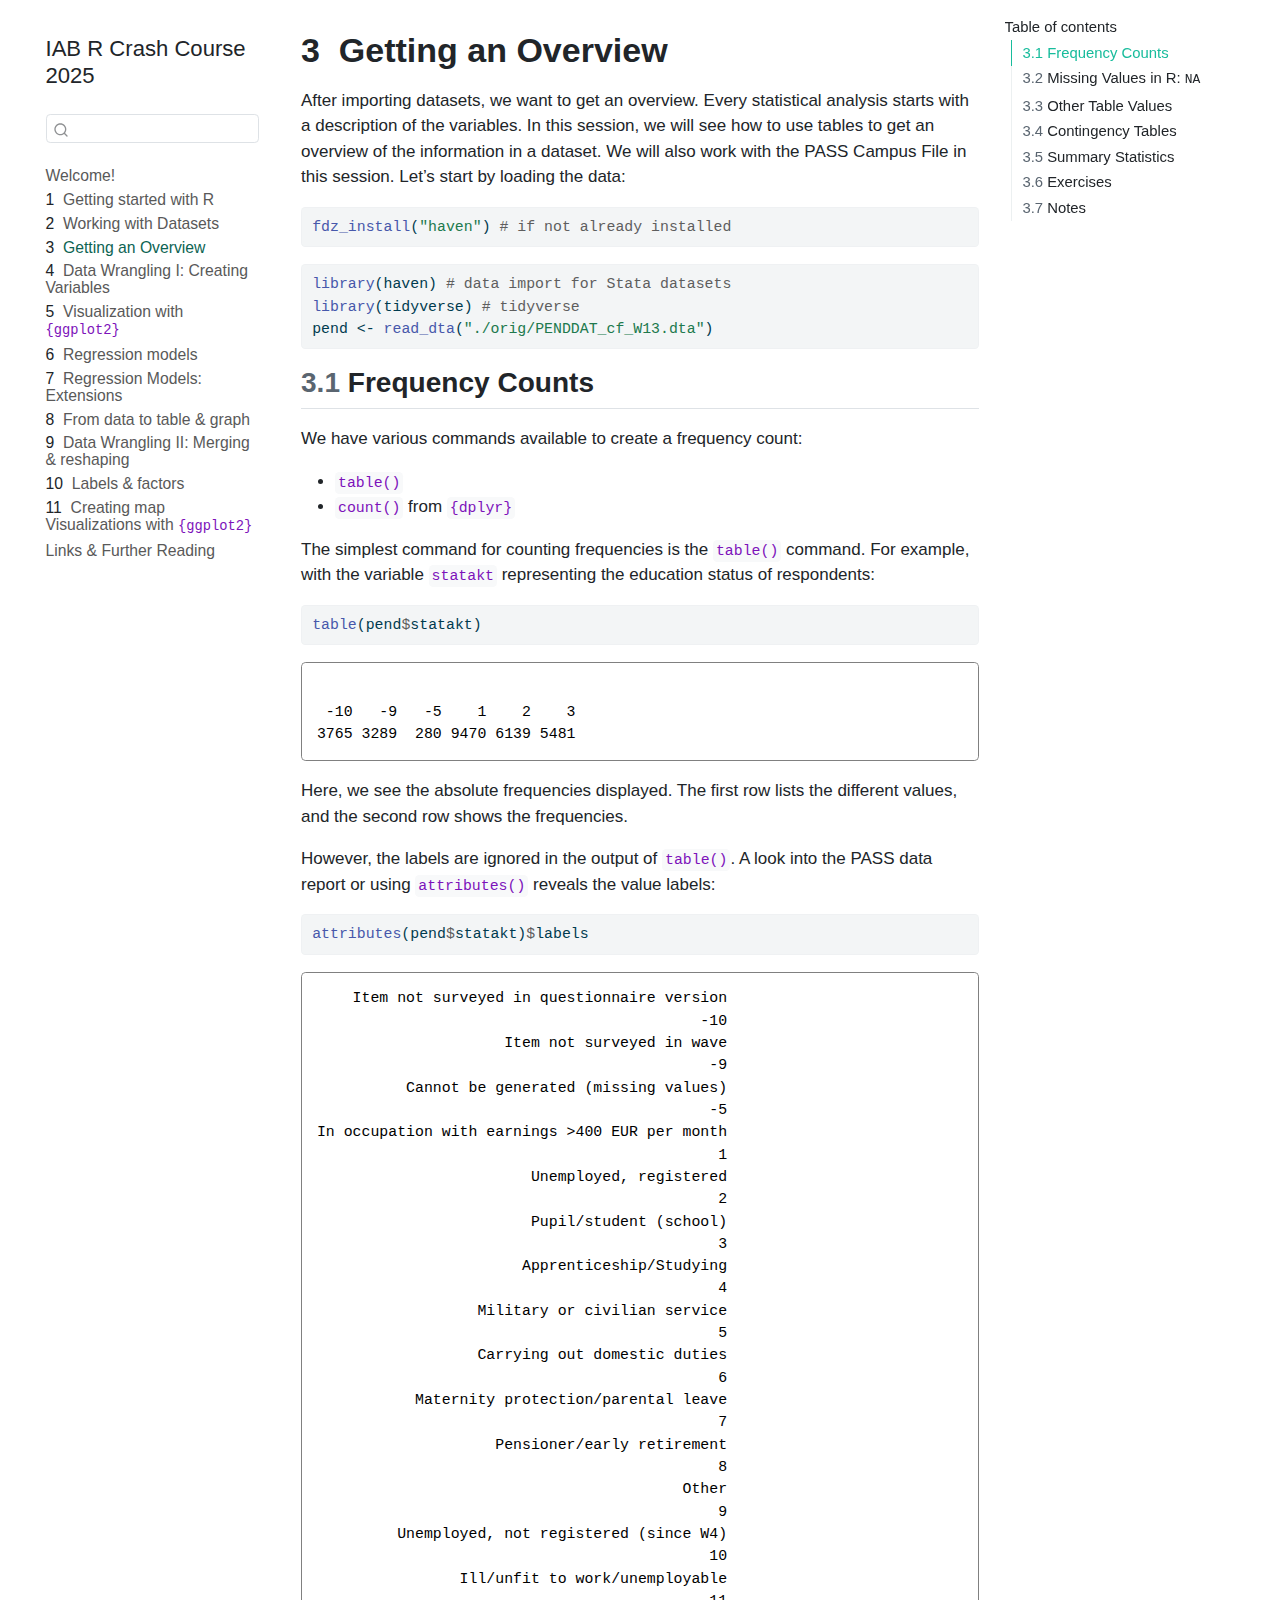
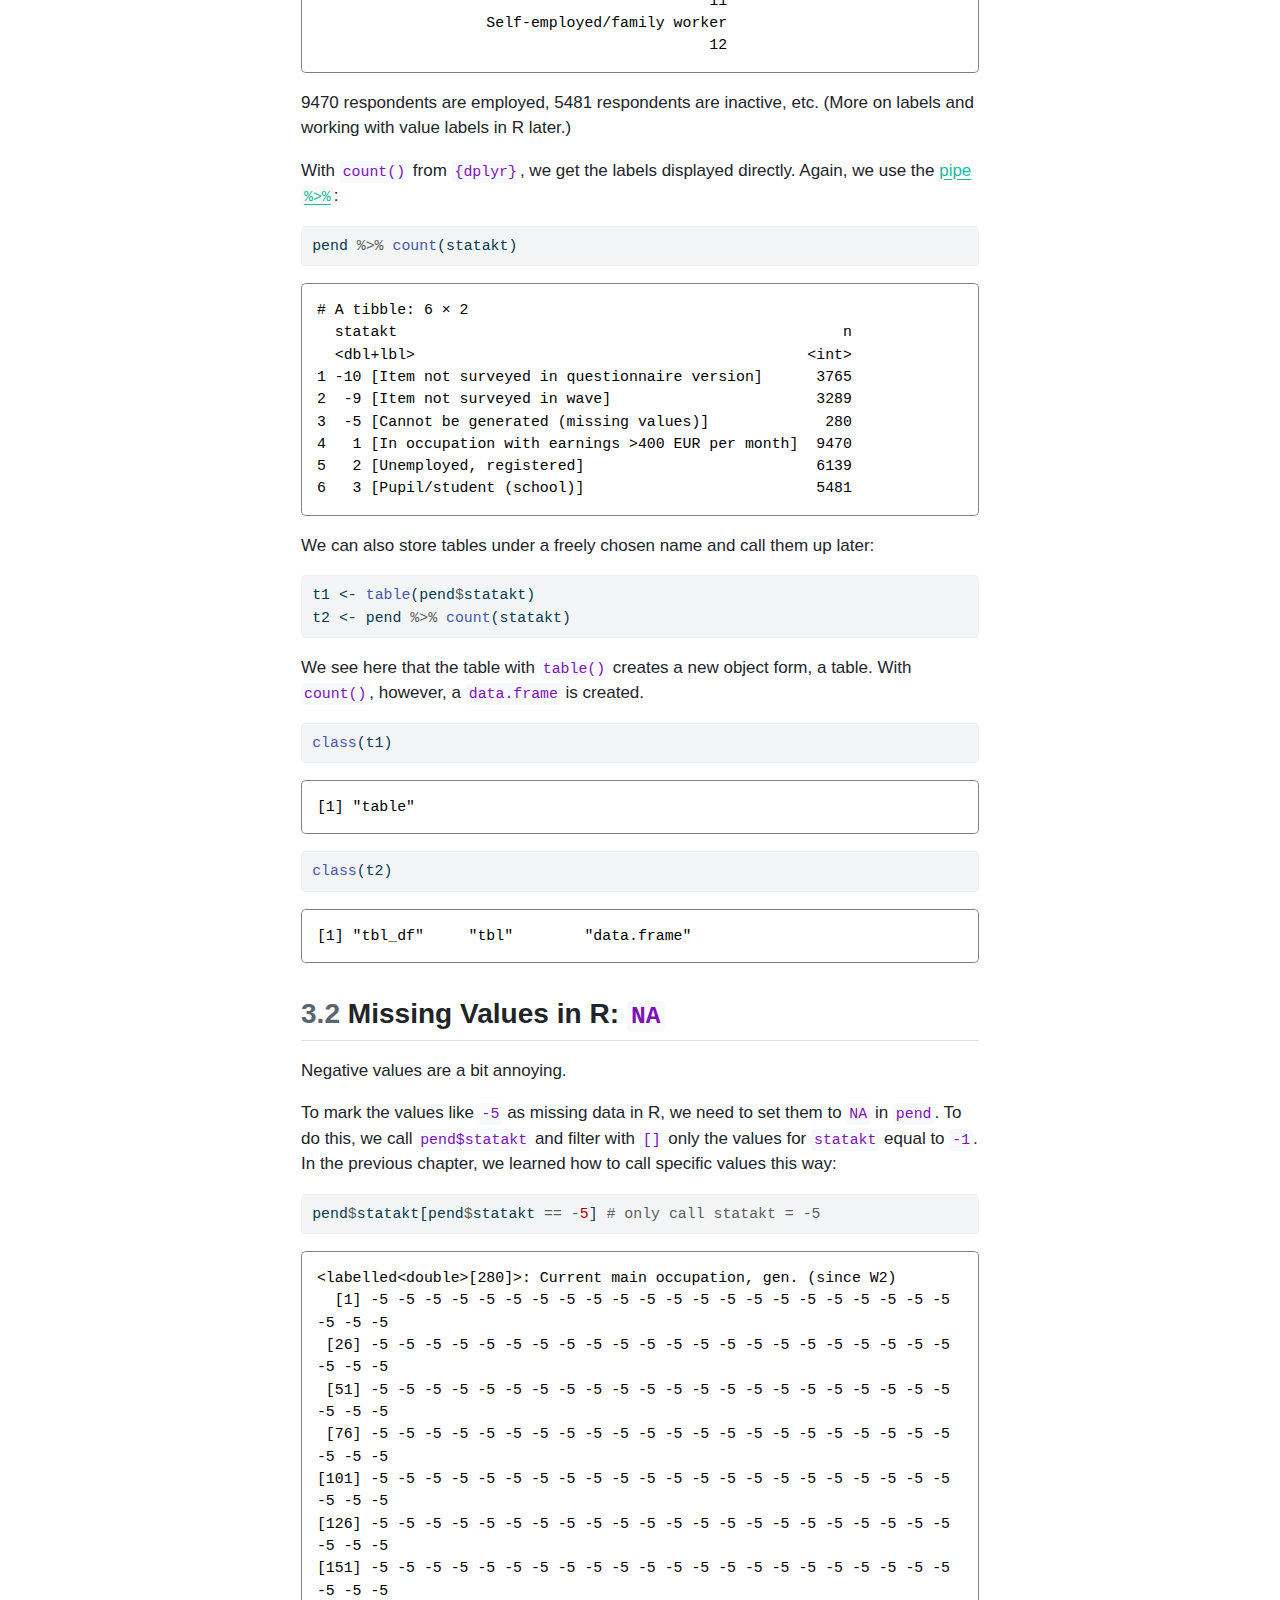
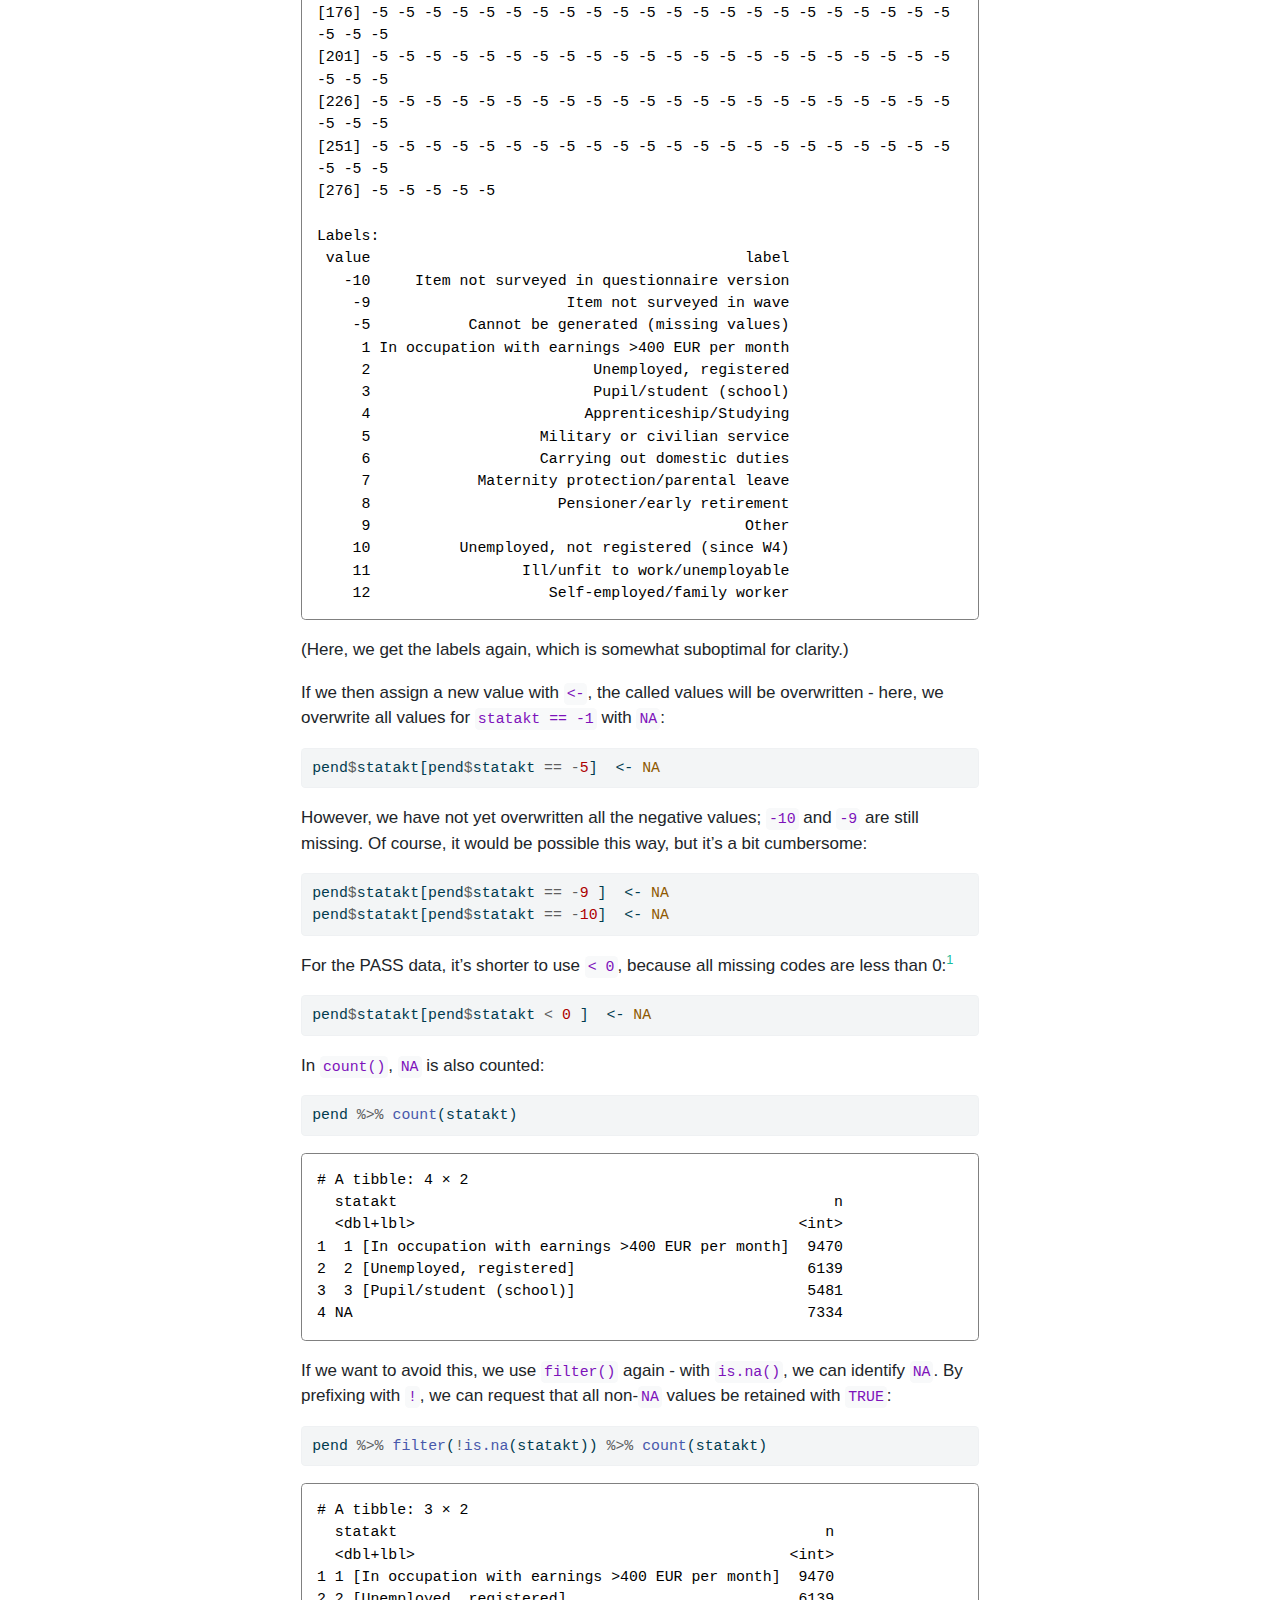
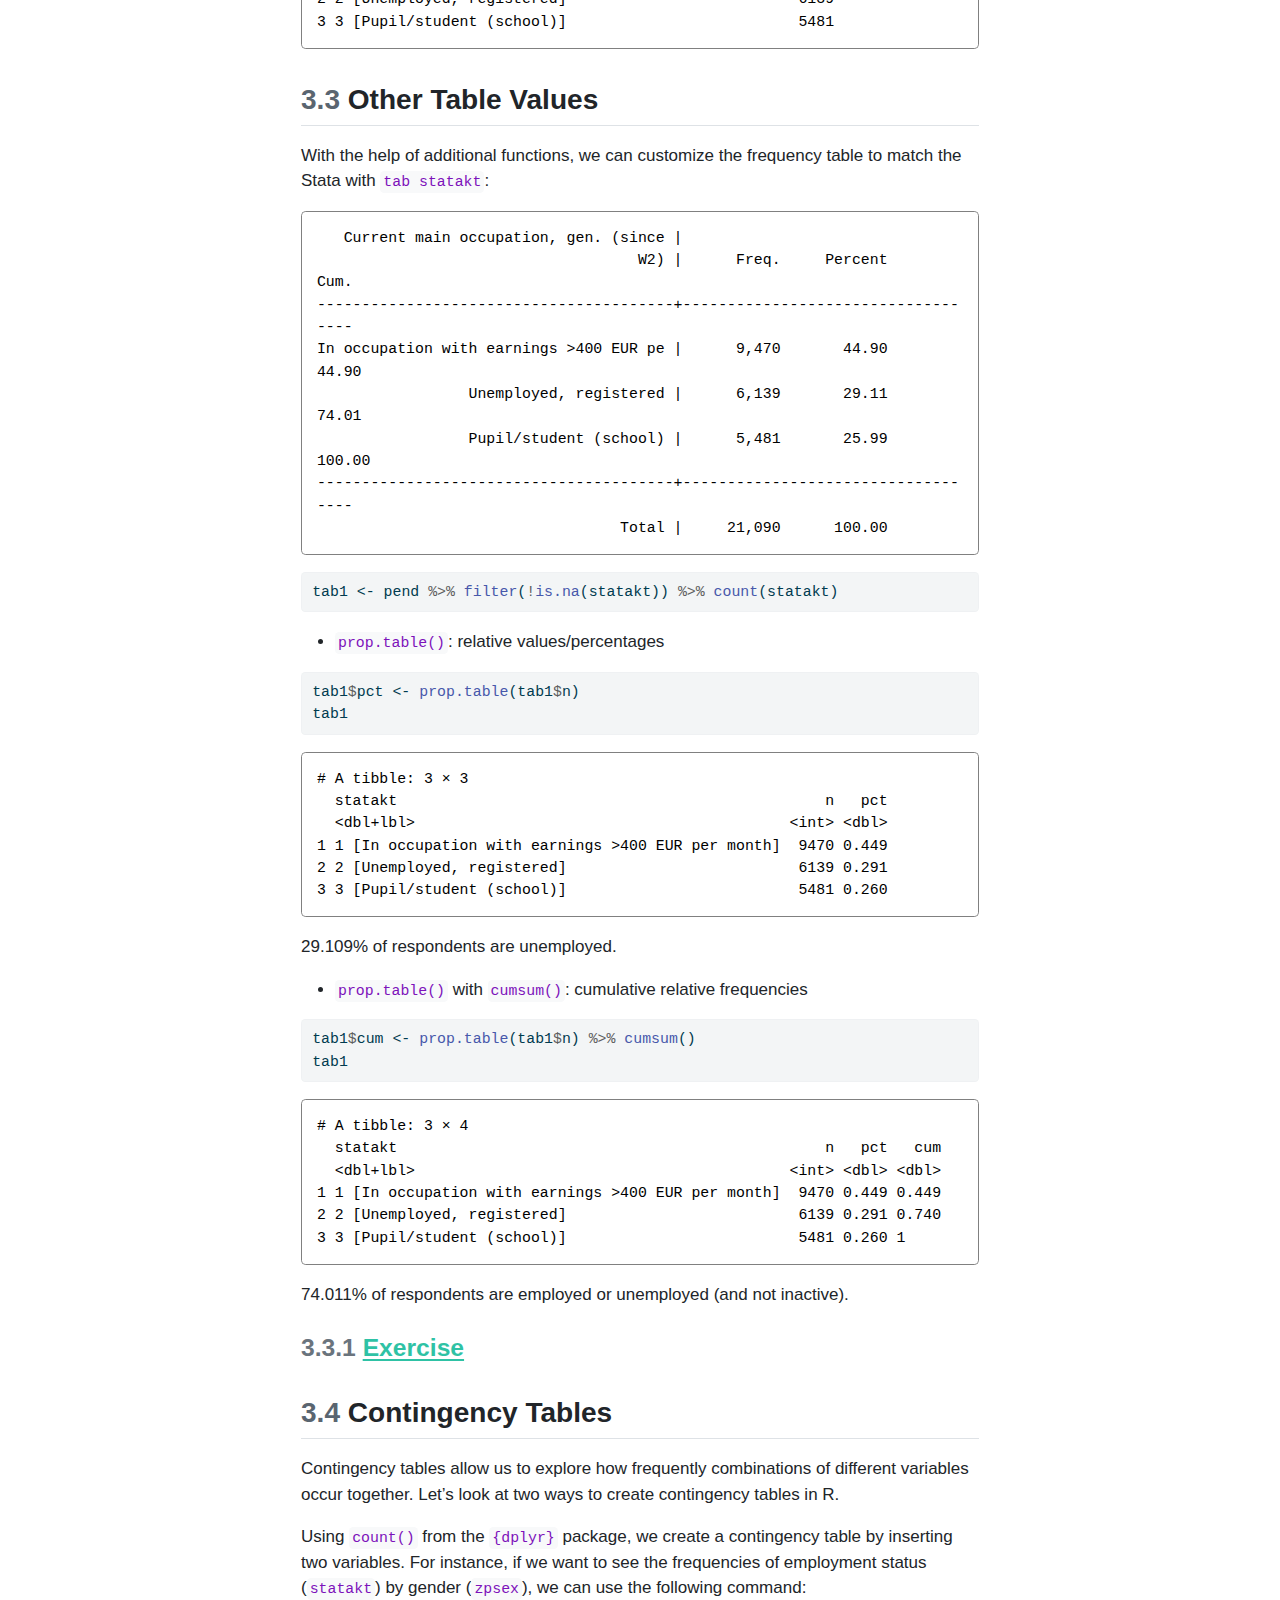
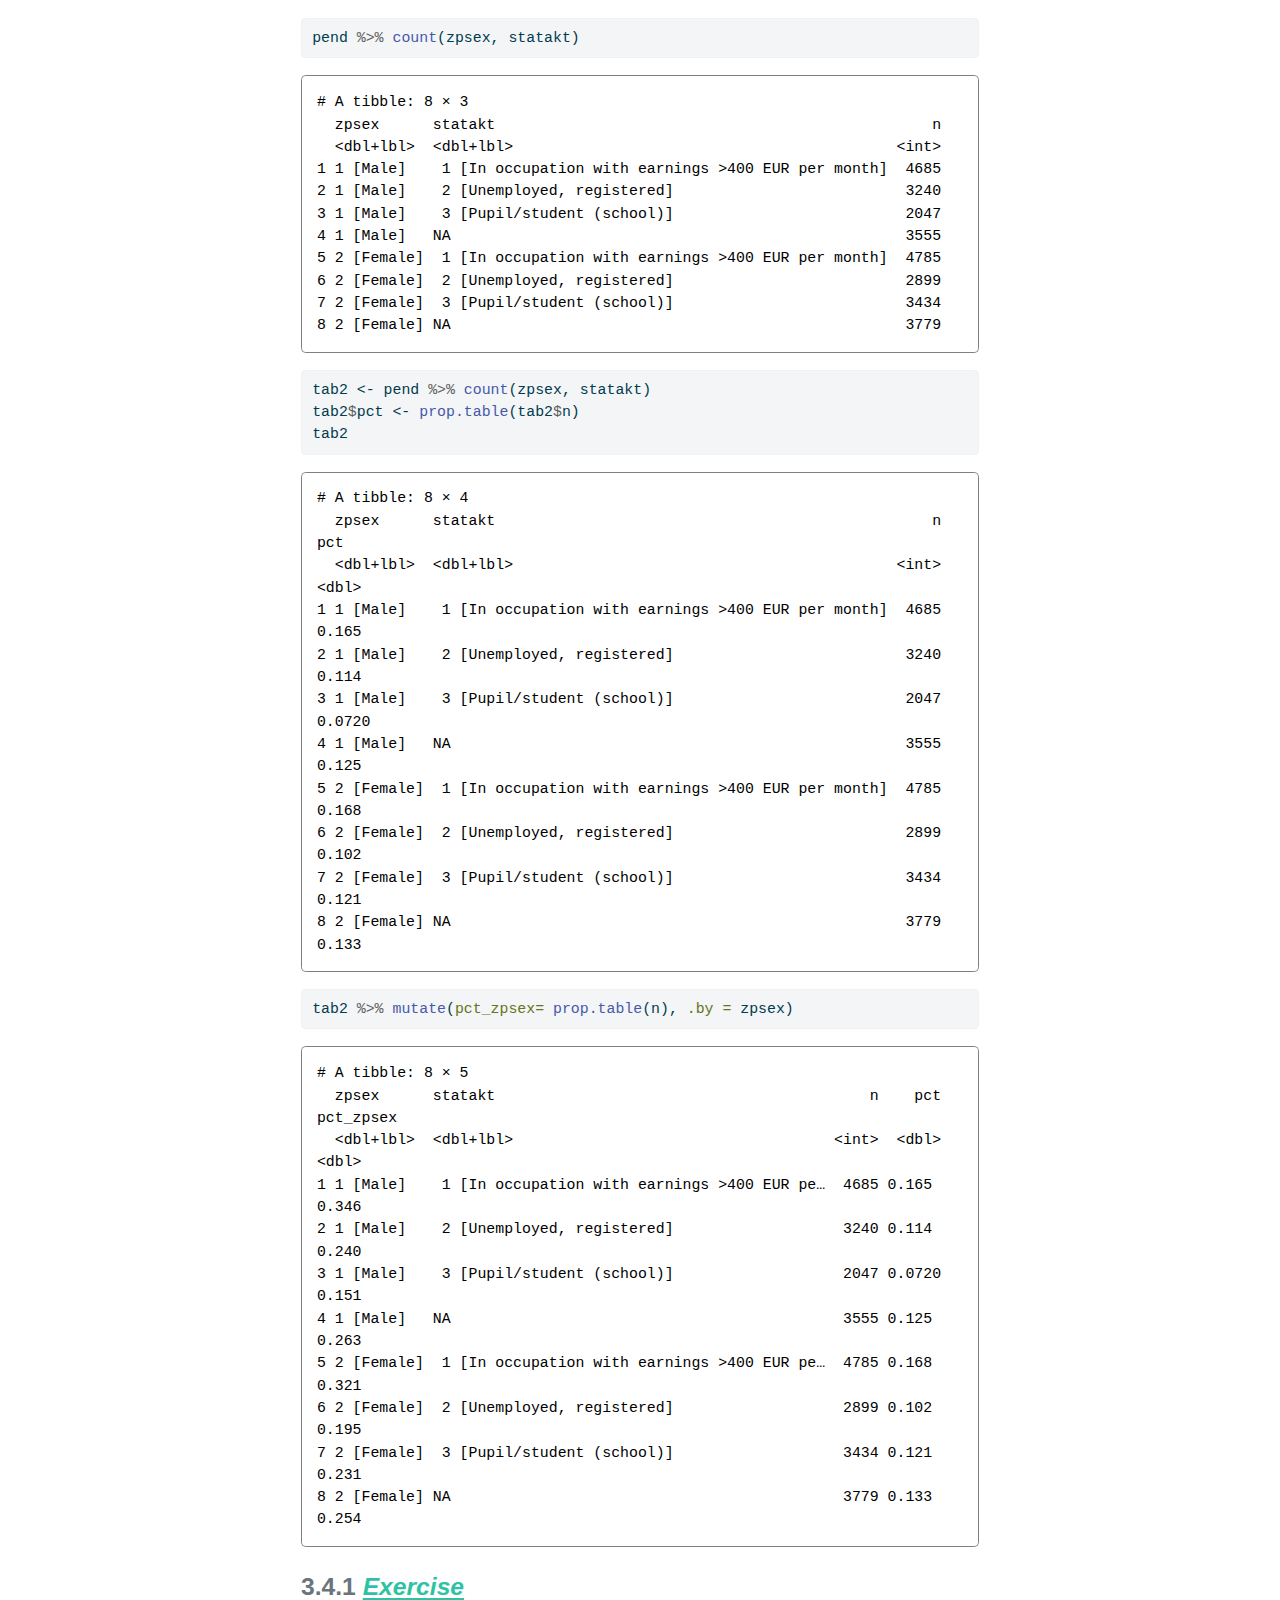
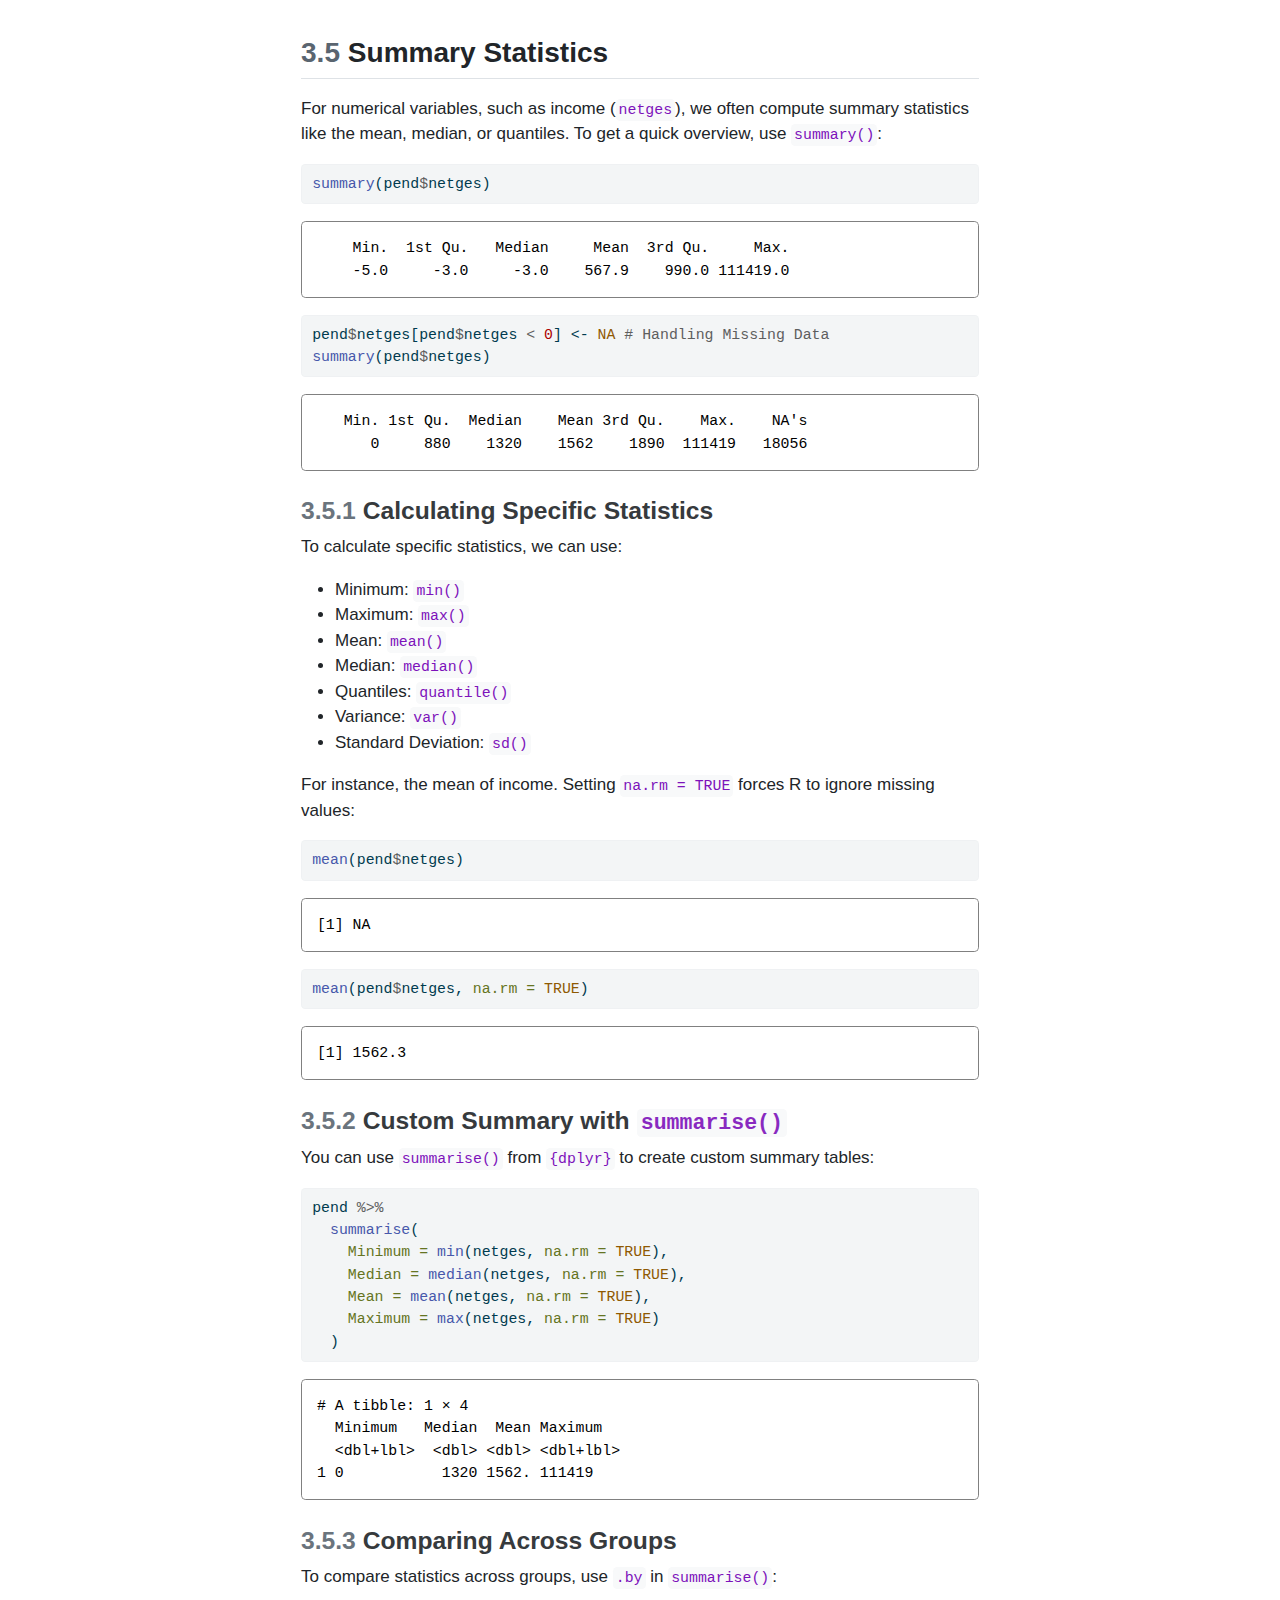
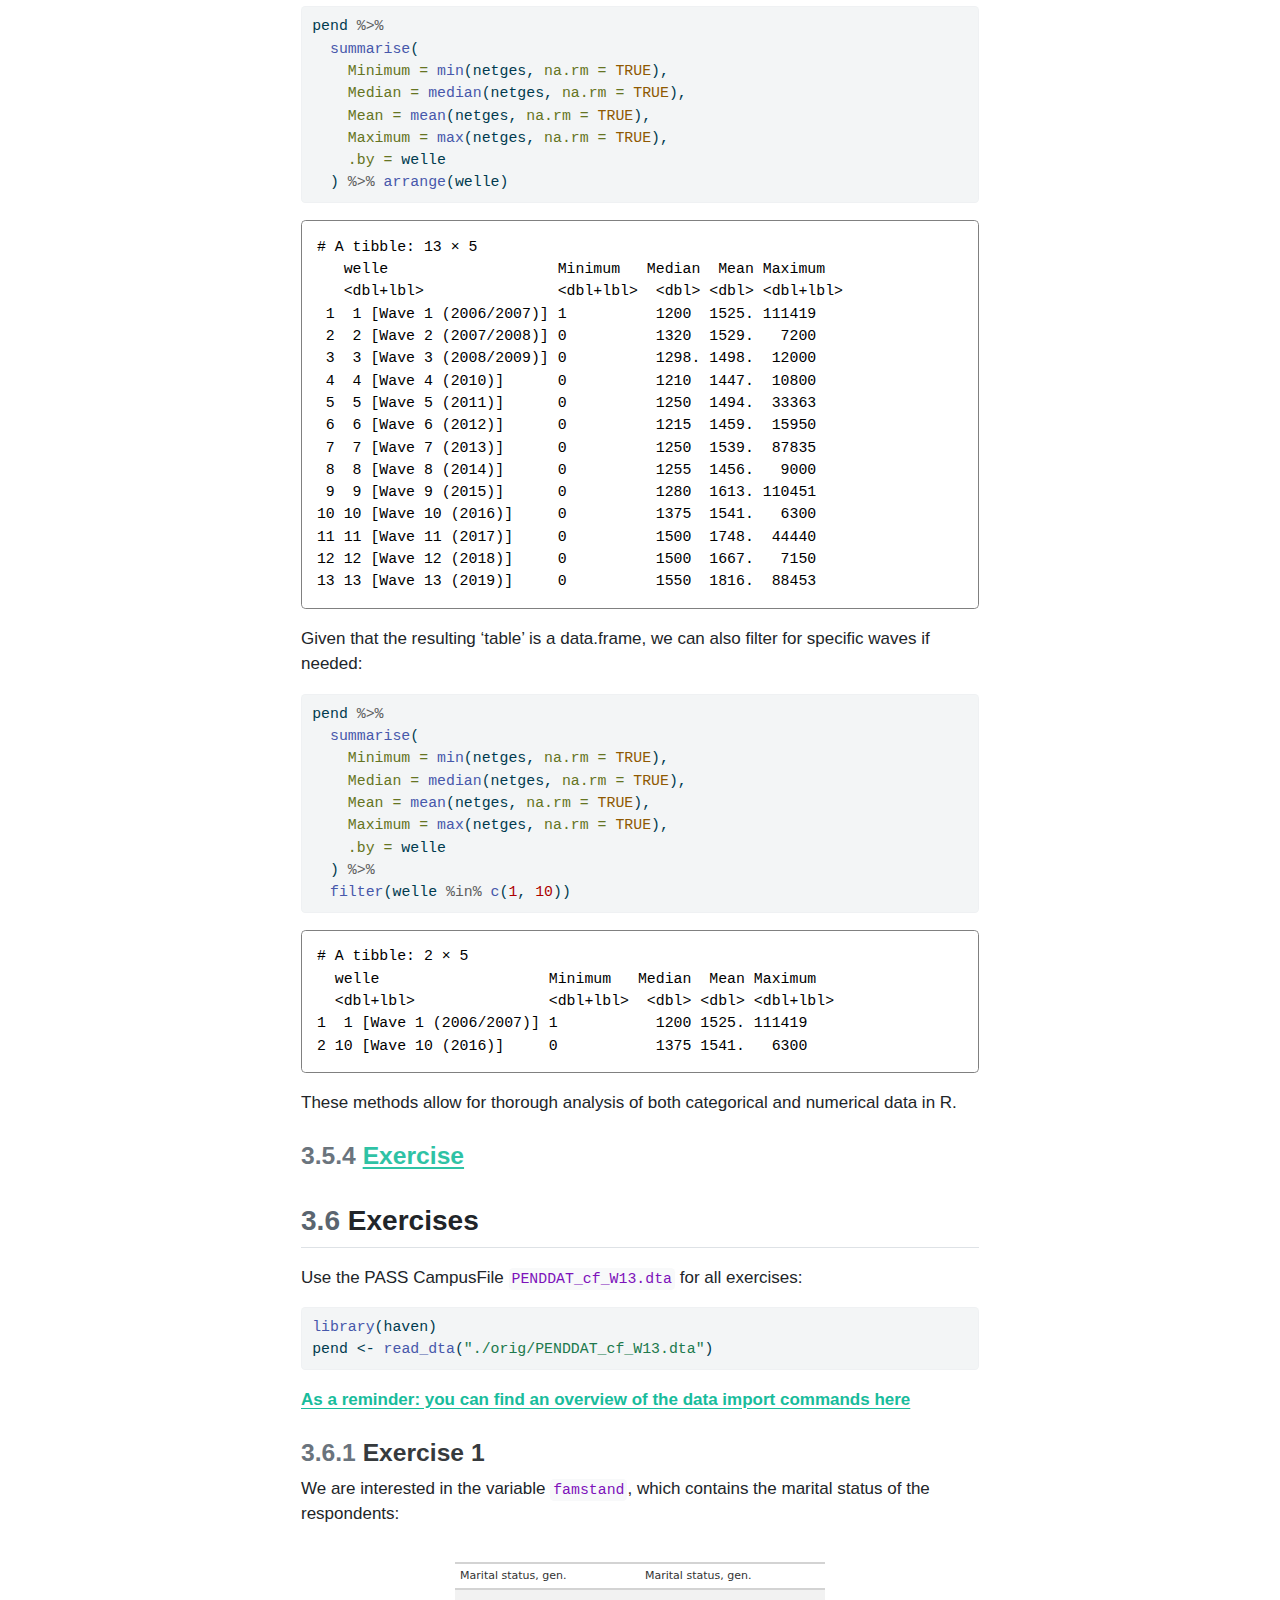
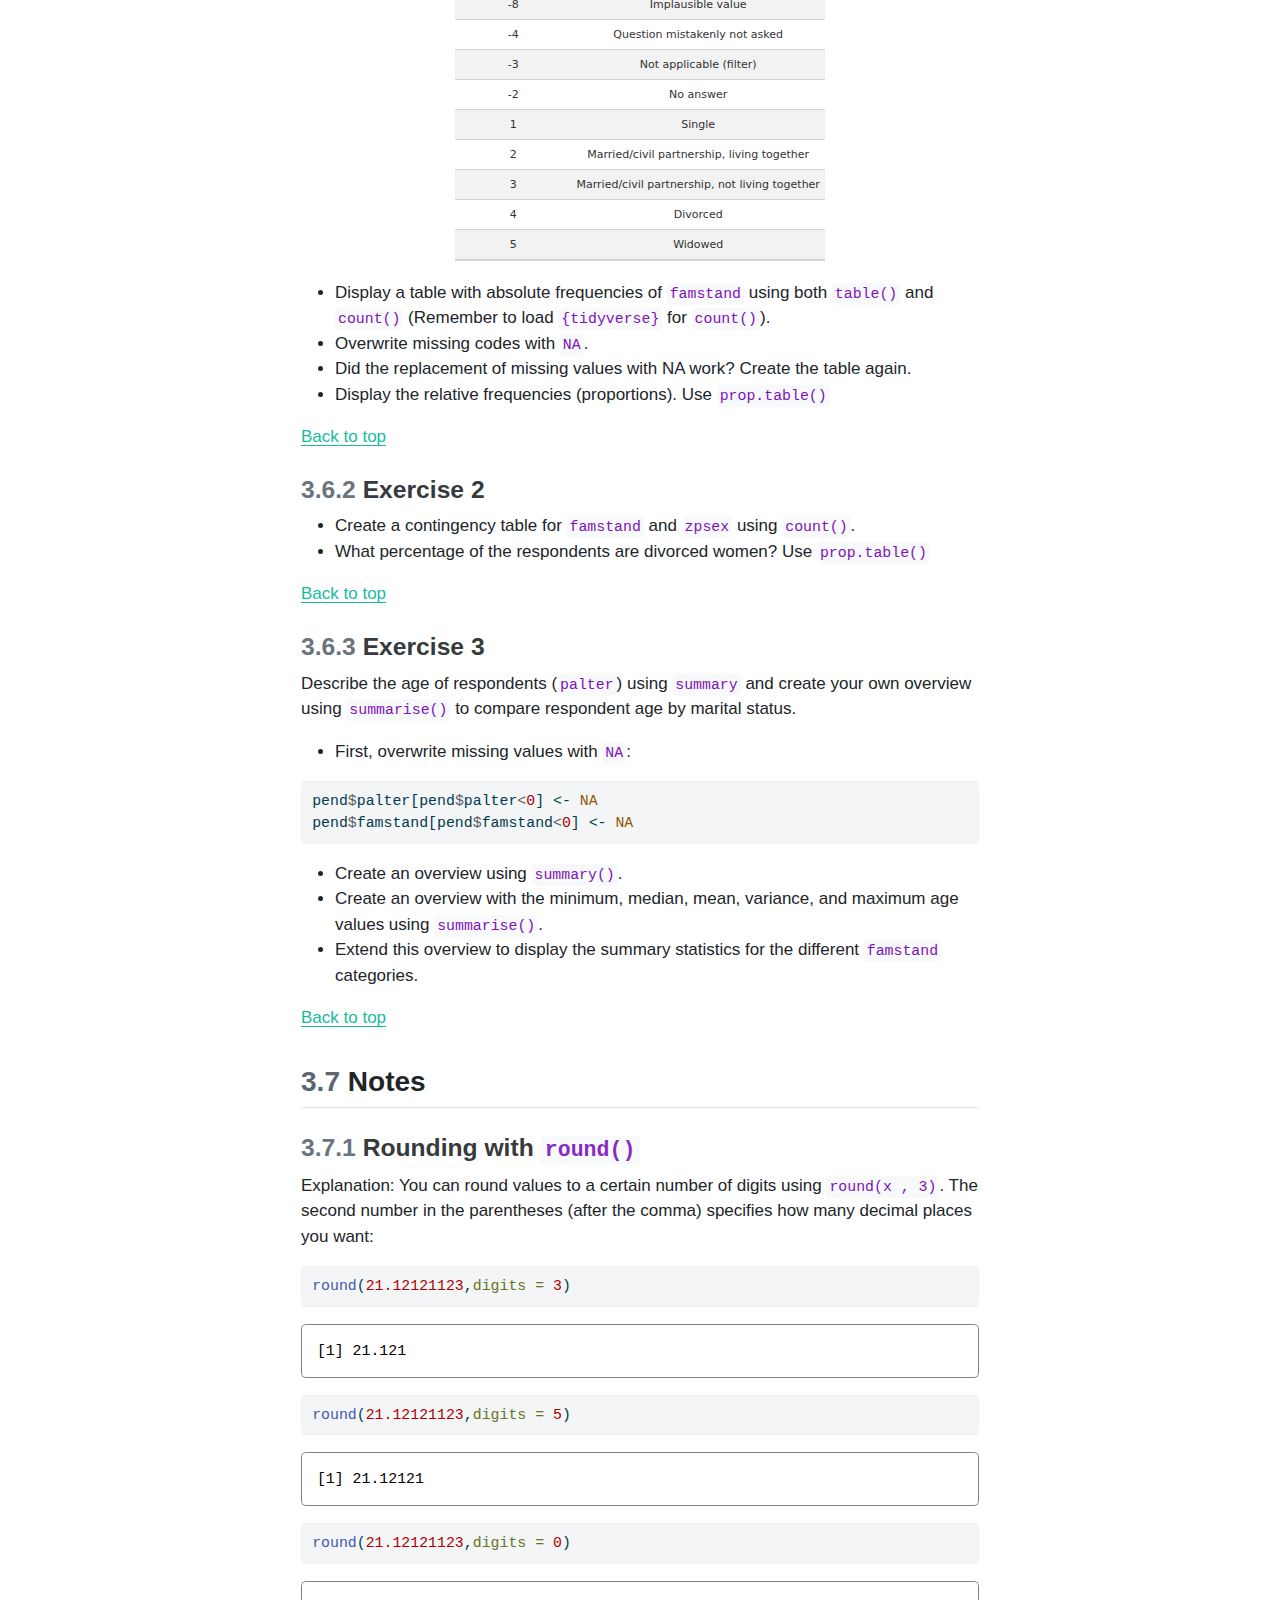
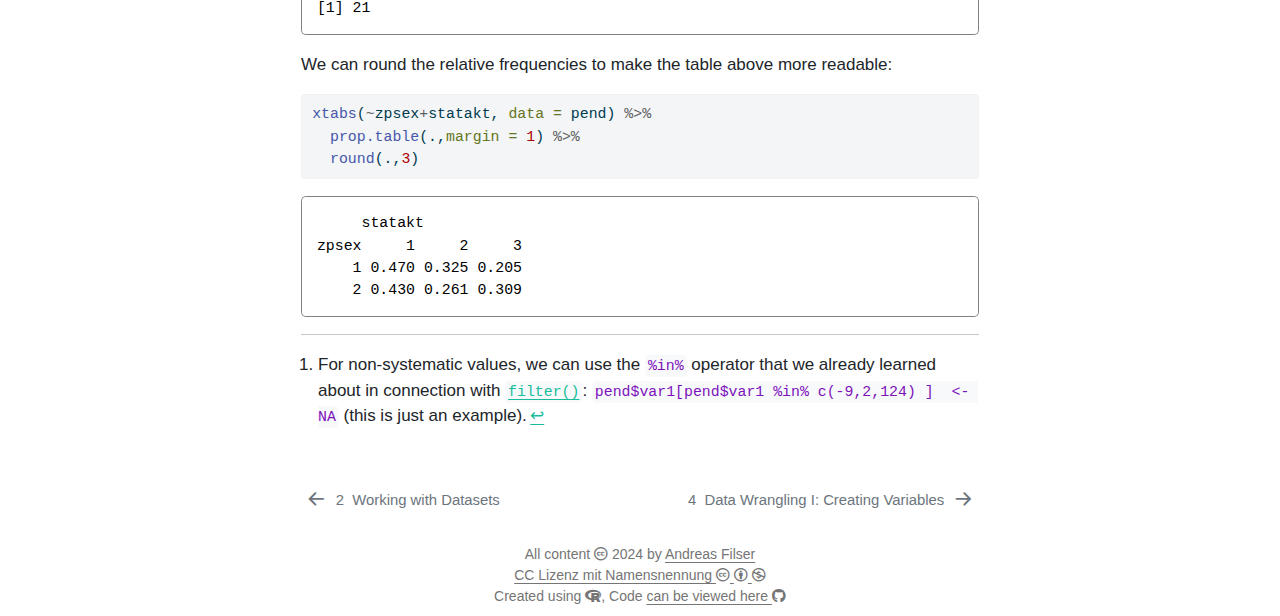
<file: docs/03_desc.html>
<!DOCTYPE html>
<html xmlns="http://www.w3.org/1999/xhtml" lang="en" xml:lang="en"><head>

<meta charset="utf-8">
<meta name="generator" content="quarto-1.5.56">

<meta name="viewport" content="width=device-width, initial-scale=1.0, user-scalable=yes">


<title>3&nbsp; Getting an Overview – IAB R Crash Course 2025</title>
<style>
code{white-space: pre-wrap;}
span.smallcaps{font-variant: small-caps;}
div.columns{display: flex; gap: min(4vw, 1.5em);}
div.column{flex: auto; overflow-x: auto;}
div.hanging-indent{margin-left: 1.5em; text-indent: -1.5em;}
ul.task-list{list-style: none;}
ul.task-list li input[type="checkbox"] {
  width: 0.8em;
  margin: 0 0.8em 0.2em -1em; /* quarto-specific, see https://github.com/quarto-dev/quarto-cli/issues/4556 */ 
  vertical-align: middle;
}
/* CSS for syntax highlighting */
pre > code.sourceCode { white-space: pre; position: relative; }
pre > code.sourceCode > span { line-height: 1.25; }
pre > code.sourceCode > span:empty { height: 1.2em; }
.sourceCode { overflow: visible; }
code.sourceCode > span { color: inherit; text-decoration: inherit; }
div.sourceCode { margin: 1em 0; }
pre.sourceCode { margin: 0; }
@media screen {
div.sourceCode { overflow: auto; }
}
@media print {
pre > code.sourceCode { white-space: pre-wrap; }
pre > code.sourceCode > span { display: inline-block; text-indent: -5em; padding-left: 5em; }
}
pre.numberSource code
  { counter-reset: source-line 0; }
pre.numberSource code > span
  { position: relative; left: -4em; counter-increment: source-line; }
pre.numberSource code > span > a:first-child::before
  { content: counter(source-line);
    position: relative; left: -1em; text-align: right; vertical-align: baseline;
    border: none; display: inline-block;
    -webkit-touch-callout: none; -webkit-user-select: none;
    -khtml-user-select: none; -moz-user-select: none;
    -ms-user-select: none; user-select: none;
    padding: 0 4px; width: 4em;
  }
pre.numberSource { margin-left: 3em;  padding-left: 4px; }
div.sourceCode
  {   }
@media screen {
pre > code.sourceCode > span > a:first-child::before { text-decoration: underline; }
}
</style>


<script src="site_libs/quarto-nav/quarto-nav.js"></script>
<script src="site_libs/quarto-nav/headroom.min.js"></script>
<script src="site_libs/clipboard/clipboard.min.js"></script>
<script src="site_libs/quarto-search/autocomplete.umd.js"></script>
<script src="site_libs/quarto-search/fuse.min.js"></script>
<script src="site_libs/quarto-search/quarto-search.js"></script>
<meta name="quarto:offset" content="./">
<link href="./04_data_wrangle.html" rel="next">
<link href="./02_intro.html" rel="prev">
<script src="site_libs/quarto-html/quarto.js"></script>
<script src="site_libs/quarto-html/popper.min.js"></script>
<script src="site_libs/quarto-html/tippy.umd.min.js"></script>
<script src="site_libs/quarto-html/anchor.min.js"></script>
<link href="site_libs/quarto-html/tippy.css" rel="stylesheet">
<link href="site_libs/quarto-html/quarto-syntax-highlighting.css" rel="stylesheet" id="quarto-text-highlighting-styles">
<script src="site_libs/bootstrap/bootstrap.min.js"></script>
<link href="site_libs/bootstrap/bootstrap-icons.css" rel="stylesheet">
<link href="site_libs/bootstrap/bootstrap.min.css" rel="stylesheet" id="quarto-bootstrap" data-mode="light">
<link href="site_libs/quarto-contrib/fontawesome6-1.2.0/all.min.css" rel="stylesheet">
<link href="site_libs/quarto-contrib/fontawesome6-1.2.0/latex-fontsize.css" rel="stylesheet">
<script id="quarto-search-options" type="application/json">{
  "location": "sidebar",
  "copy-button": false,
  "collapse-after": 3,
  "panel-placement": "start",
  "type": "textbox",
  "limit": 50,
  "keyboard-shortcut": [
    "f",
    "/",
    "s"
  ],
  "show-item-context": false,
  "language": {
    "search-no-results-text": "No results",
    "search-matching-documents-text": "matching documents",
    "search-copy-link-title": "Copy link to search",
    "search-hide-matches-text": "Hide additional matches",
    "search-more-match-text": "more match in this document",
    "search-more-matches-text": "more matches in this document",
    "search-clear-button-title": "Clear",
    "search-text-placeholder": "",
    "search-detached-cancel-button-title": "Cancel",
    "search-submit-button-title": "Submit",
    "search-label": "Search"
  }
}</script>


<link rel="stylesheet" href="style.css">
</head>

<body class="nav-sidebar floating">

<div id="quarto-search-results"></div>
  <header id="quarto-header" class="headroom fixed-top">
  <nav class="quarto-secondary-nav">
    <div class="container-fluid d-flex">
      <button type="button" class="quarto-btn-toggle btn" data-bs-toggle="collapse" role="button" data-bs-target=".quarto-sidebar-collapse-item" aria-controls="quarto-sidebar" aria-expanded="false" aria-label="Toggle sidebar navigation" onclick="if (window.quartoToggleHeadroom) { window.quartoToggleHeadroom(); }">
        <i class="bi bi-layout-text-sidebar-reverse"></i>
      </button>
        <nav class="quarto-page-breadcrumbs" aria-label="breadcrumb"><ol class="breadcrumb"><li class="breadcrumb-item"><a href="./03_desc.html"><span class="chapter-number">3</span>&nbsp; <span class="chapter-title">Getting an Overview</span></a></li></ol></nav>
        <a class="flex-grow-1" role="navigation" data-bs-toggle="collapse" data-bs-target=".quarto-sidebar-collapse-item" aria-controls="quarto-sidebar" aria-expanded="false" aria-label="Toggle sidebar navigation" onclick="if (window.quartoToggleHeadroom) { window.quartoToggleHeadroom(); }">      
        </a>
      <button type="button" class="btn quarto-search-button" aria-label="Search" onclick="window.quartoOpenSearch();">
        <i class="bi bi-search"></i>
      </button>
    </div>
  </nav>
</header>
<!-- content -->
<div id="quarto-content" class="quarto-container page-columns page-rows-contents page-layout-full">
<!-- sidebar -->
  <nav id="quarto-sidebar" class="sidebar collapse collapse-horizontal quarto-sidebar-collapse-item sidebar-navigation floating overflow-auto">
    <div class="pt-lg-2 mt-2 text-left sidebar-header">
    <div class="sidebar-title mb-0 py-0">
      <a href="./">IAB R Crash Course 2025</a> 
    </div>
      </div>
        <div class="mt-2 flex-shrink-0 align-items-center">
        <div class="sidebar-search">
        <div id="quarto-search" class="" title="Search"></div>
        </div>
        </div>
    <div class="sidebar-menu-container"> 
    <ul class="list-unstyled mt-1">
        <li class="sidebar-item">
  <div class="sidebar-item-container"> 
  <a href="./index.html" class="sidebar-item-text sidebar-link">
 <span class="menu-text">Welcome!</span></a>
  </div>
</li>
        <li class="sidebar-item">
  <div class="sidebar-item-container"> 
  <a href="./01_intro.html" class="sidebar-item-text sidebar-link">
 <span class="menu-text"><span class="chapter-number">1</span>&nbsp; <span class="chapter-title">Getting started with R</span></span></a>
  </div>
</li>
        <li class="sidebar-item">
  <div class="sidebar-item-container"> 
  <a href="./02_intro.html" class="sidebar-item-text sidebar-link">
 <span class="menu-text"><span class="chapter-number">2</span>&nbsp; <span class="chapter-title">Working with Datasets</span></span></a>
  </div>
</li>
        <li class="sidebar-item">
  <div class="sidebar-item-container"> 
  <a href="./03_desc.html" class="sidebar-item-text sidebar-link active">
 <span class="menu-text"><span class="chapter-number">3</span>&nbsp; <span class="chapter-title">Getting an Overview</span></span></a>
  </div>
</li>
        <li class="sidebar-item">
  <div class="sidebar-item-container"> 
  <a href="./04_data_wrangle.html" class="sidebar-item-text sidebar-link">
 <span class="menu-text"><span class="chapter-number">4</span>&nbsp; <span class="chapter-title">Data Wrangling I: Creating Variables</span></span></a>
  </div>
</li>
        <li class="sidebar-item">
  <div class="sidebar-item-container"> 
  <a href="./07_viz_translated.html" class="sidebar-item-text sidebar-link">
 <span class="menu-text"><span class="chapter-number">5</span>&nbsp; <span class="chapter-title">Visualization with <code>{ggplot2}</code></span></span></a>
  </div>
</li>
        <li class="sidebar-item">
  <div class="sidebar-item-container"> 
  <a href="./09_reg.html" class="sidebar-item-text sidebar-link">
 <span class="menu-text"><span class="chapter-number">6</span>&nbsp; <span class="chapter-title">Regression models</span></span></a>
  </div>
</li>
        <li class="sidebar-item">
  <div class="sidebar-item-container"> 
  <a href="./09_reg2.html" class="sidebar-item-text sidebar-link">
 <span class="menu-text"><span class="chapter-number">7</span>&nbsp; <span class="chapter-title">Regression Models: Extensions</span></span></a>
  </div>
</li>
        <li class="sidebar-item">
  <div class="sidebar-item-container"> 
  <a href="./10_raw_to_table.html" class="sidebar-item-text sidebar-link">
 <span class="menu-text"><span class="chapter-number">8</span>&nbsp; <span class="chapter-title">From data to table &amp; graph</span></span></a>
  </div>
</li>
        <li class="sidebar-item">
  <div class="sidebar-item-container"> 
  <a href="./05_merge_pivot.html" class="sidebar-item-text sidebar-link">
 <span class="menu-text"><span class="chapter-number">9</span>&nbsp; <span class="chapter-title">Data Wrangling II: Merging &amp; reshaping</span></span></a>
  </div>
</li>
        <li class="sidebar-item">
  <div class="sidebar-item-container"> 
  <a href="./06_labels_factor.html" class="sidebar-item-text sidebar-link">
 <span class="menu-text"><span class="chapter-number">10</span>&nbsp; <span class="chapter-title">Labels &amp; factors</span></span></a>
  </div>
</li>
        <li class="sidebar-item">
  <div class="sidebar-item-container"> 
  <a href="./15_map.html" class="sidebar-item-text sidebar-link">
 <span class="menu-text"><span class="chapter-number">11</span>&nbsp; <span class="chapter-title">Creating map Visualizations with <code>{ggplot2}</code></span></span></a>
  </div>
</li>
        <li class="sidebar-item">
  <div class="sidebar-item-container"> 
  <a href="./references_translated.html" class="sidebar-item-text sidebar-link">
 <span class="menu-text">Links &amp; Further Reading</span></a>
  </div>
</li>
    </ul>
    </div>
</nav>
<div id="quarto-sidebar-glass" class="quarto-sidebar-collapse-item" data-bs-toggle="collapse" data-bs-target=".quarto-sidebar-collapse-item"></div>
<!-- margin-sidebar -->
    <div id="quarto-margin-sidebar" class="sidebar margin-sidebar">
        <nav id="TOC" role="doc-toc" class="toc-active">
    <h2 id="toc-title">Table of contents</h2>
   
  <ul>
  <li><a href="#frequency-counts" id="toc-frequency-counts" class="nav-link active" data-scroll-target="#frequency-counts"><span class="header-section-number">3.1</span> Frequency Counts</a></li>
  <li><a href="#NA03" id="toc-NA03" class="nav-link" data-scroll-target="#NA03"><span class="header-section-number">3.2</span> Missing Values in R: <code>NA</code></a></li>
  <li><a href="#other-table-values" id="toc-other-table-values" class="nav-link" data-scroll-target="#other-table-values"><span class="header-section-number">3.3</span> Other Table Values</a>
  <ul class="collapse">
  <li><a href="#ue3_1" id="toc-ue3_1" class="nav-link" data-scroll-target="#ue3_1"><span class="header-section-number">3.3.1</span> Exercise</a></li>
  </ul></li>
  <li><a href="#contingency-tables" id="toc-contingency-tables" class="nav-link" data-scroll-target="#contingency-tables"><span class="header-section-number">3.4</span> Contingency Tables</a>
  <ul class="collapse">
  <li><a href="#ue3_2" id="toc-ue3_2" class="nav-link" data-scroll-target="#ue3_2"><span class="header-section-number">3.4.1</span> <em>Exercise</em></a></li>
  </ul></li>
  <li><a href="#summary-statistics" id="toc-summary-statistics" class="nav-link" data-scroll-target="#summary-statistics"><span class="header-section-number">3.5</span> Summary Statistics</a>
  <ul class="collapse">
  <li><a href="#calculating-specific-statistics" id="toc-calculating-specific-statistics" class="nav-link" data-scroll-target="#calculating-specific-statistics"><span class="header-section-number">3.5.1</span> Calculating Specific Statistics</a></li>
  <li><a href="#custom-summary-with-summarise" id="toc-custom-summary-with-summarise" class="nav-link" data-scroll-target="#custom-summary-with-summarise"><span class="header-section-number">3.5.2</span> Custom Summary with <code>summarise()</code></a></li>
  <li><a href="#comparing-across-groups" id="toc-comparing-across-groups" class="nav-link" data-scroll-target="#comparing-across-groups"><span class="header-section-number">3.5.3</span> Comparing Across Groups</a></li>
  <li><a href="#ue3_3" id="toc-ue3_3" class="nav-link" data-scroll-target="#ue3_3"><span class="header-section-number">3.5.4</span> Exercise</a></li>
  </ul></li>
  <li><a href="#exercises" id="toc-exercises" class="nav-link" data-scroll-target="#exercises"><span class="header-section-number">3.6</span> Exercises</a>
  <ul class="collapse">
  <li><a href="#descue1" id="toc-descue1" class="nav-link" data-scroll-target="#descue1"><span class="header-section-number">3.6.1</span> Exercise 1</a></li>
  <li><a href="#descue2" id="toc-descue2" class="nav-link" data-scroll-target="#descue2"><span class="header-section-number">3.6.2</span> Exercise 2</a></li>
  <li><a href="#descue3" id="toc-descue3" class="nav-link" data-scroll-target="#descue3"><span class="header-section-number">3.6.3</span> Exercise 3</a></li>
  </ul></li>
  <li><a href="#notes" id="toc-notes" class="nav-link" data-scroll-target="#notes"><span class="header-section-number">3.7</span> Notes</a>
  <ul class="collapse">
  <li><a href="#round" id="toc-round" class="nav-link" data-scroll-target="#round"><span class="header-section-number">3.7.1</span> Rounding with <code>round()</code></a></li>
  </ul></li>
  </ul>
</nav>
    </div>
<!-- main -->
<main class="content column-body" id="quarto-document-content">

<header id="title-block-header" class="quarto-title-block default">
<div class="quarto-title">
<h1 class="title"><span id="tab" class="quarto-section-identifier"><span class="chapter-number">3</span>&nbsp; <span class="chapter-title">Getting an Overview</span></span></h1>
</div>



<div class="quarto-title-meta column-body">

    
  
    
  </div>
  


</header>


<p>After importing datasets, we want to get an overview. Every statistical analysis starts with a description of the variables. In this session, we will see how to use tables to get an overview of the information in a dataset. We will also work with the PASS Campus File in this session. Let’s start by loading the data:</p>
<div class="cell">
<div class="sourceCode cell-code" id="cb1"><pre class="sourceCode r code-with-copy"><code class="sourceCode r"><span id="cb1-1"><a href="#cb1-1" aria-hidden="true" tabindex="-1"></a><span class="fu">fdz_install</span>(<span class="st">"haven"</span>) <span class="co"># if not already installed </span></span></code><button title="Copy to Clipboard" class="code-copy-button"><i class="bi"></i></button></pre></div>
</div>
<div class="cell">
<div class="sourceCode cell-code" id="cb2"><pre class="sourceCode r code-with-copy"><code class="sourceCode r"><span id="cb2-1"><a href="#cb2-1" aria-hidden="true" tabindex="-1"></a><span class="fu">library</span>(haven) <span class="co"># data import for Stata datasets</span></span>
<span id="cb2-2"><a href="#cb2-2" aria-hidden="true" tabindex="-1"></a><span class="fu">library</span>(tidyverse) <span class="co"># tidyverse</span></span>
<span id="cb2-3"><a href="#cb2-3" aria-hidden="true" tabindex="-1"></a>pend <span class="ot">&lt;-</span> <span class="fu">read_dta</span>(<span class="st">"./orig/PENDDAT_cf_W13.dta"</span>)</span></code><button title="Copy to Clipboard" class="code-copy-button"><i class="bi"></i></button></pre></div>
</div>
<section id="frequency-counts" class="level2" data-number="3.1">
<h2 data-number="3.1" class="anchored" data-anchor-id="frequency-counts"><span class="header-section-number">3.1</span> Frequency Counts</h2>
<p>We have various commands available to create a frequency count:</p>
<ul>
<li><code>table()</code></li>
<li><code>count()</code> from <code>{dplyr}</code></li>
</ul>
<p>The simplest command for counting frequencies is the <code>table()</code> command. For example, with the variable <code>statakt</code> representing the education status of respondents:</p>
<div class="cell">
<div class="sourceCode cell-code" id="cb3"><pre class="sourceCode r code-with-copy"><code class="sourceCode r"><span id="cb3-1"><a href="#cb3-1" aria-hidden="true" tabindex="-1"></a><span class="fu">table</span>(pend<span class="sc">$</span>statakt)</span></code><button title="Copy to Clipboard" class="code-copy-button"><i class="bi"></i></button></pre></div>
<div class="cell-output cell-output-stdout">
<pre><code>
 -10   -9   -5    1    2    3 
3765 3289  280 9470 6139 5481 </code></pre>
</div>
</div>
<p>Here, we see the absolute frequencies displayed. The first row lists the different values, and the second row shows the frequencies.</p>
<p>However, the labels are ignored in the output of <code>table()</code>. A look into the PASS data report or using <code>attributes()</code> reveals the value labels:</p>
<div class="cell">
<div class="sourceCode cell-code" id="cb5"><pre class="sourceCode r code-with-copy"><code class="sourceCode r"><span id="cb5-1"><a href="#cb5-1" aria-hidden="true" tabindex="-1"></a><span class="fu">attributes</span>(pend<span class="sc">$</span>statakt)<span class="sc">$</span>labels</span></code><button title="Copy to Clipboard" class="code-copy-button"><i class="bi"></i></button></pre></div>
<div class="cell-output cell-output-stdout">
<pre><code>    Item not surveyed in questionnaire version 
                                           -10 
                     Item not surveyed in wave 
                                            -9 
          Cannot be generated (missing values) 
                                            -5 
In occupation with earnings &gt;400 EUR per month 
                                             1 
                        Unemployed, registered 
                                             2 
                        Pupil/student (school) 
                                             3 
                       Apprenticeship/Studying 
                                             4 
                  Military or civilian service 
                                             5 
                  Carrying out domestic duties 
                                             6 
           Maternity protection/parental leave 
                                             7 
                    Pensioner/early retirement 
                                             8 
                                         Other 
                                             9 
         Unemployed, not registered (since W4) 
                                            10 
                Ill/unfit to work/unemployable 
                                            11 
                   Self-employed/family worker 
                                            12 </code></pre>
</div>
</div>
<p>9470 respondents are employed, 5481 respondents are inactive, etc. (More on labels and working with value labels in R later.)</p>
<p>With <code>count()</code> from <code>{dplyr}</code>, we get the labels displayed directly. Again, we use the <a href="02_intro.html#pipe">pipe <code>%&gt;%</code></a>:</p>
<div class="cell">
<div class="sourceCode cell-code" id="cb7"><pre class="sourceCode r code-with-copy"><code class="sourceCode r"><span id="cb7-1"><a href="#cb7-1" aria-hidden="true" tabindex="-1"></a>pend <span class="sc">%&gt;%</span> <span class="fu">count</span>(statakt)</span></code><button title="Copy to Clipboard" class="code-copy-button"><i class="bi"></i></button></pre></div>
<div class="cell-output cell-output-stdout">
<pre><code># A tibble: 6 × 2
  statakt                                                  n
  &lt;dbl+lbl&gt;                                            &lt;int&gt;
1 -10 [Item not surveyed in questionnaire version]      3765
2  -9 [Item not surveyed in wave]                       3289
3  -5 [Cannot be generated (missing values)]             280
4   1 [In occupation with earnings &gt;400 EUR per month]  9470
5   2 [Unemployed, registered]                          6139
6   3 [Pupil/student (school)]                          5481</code></pre>
</div>
</div>
<p>We can also store tables under a freely chosen name and call them up later:</p>
<div class="cell">
<div class="sourceCode cell-code" id="cb9"><pre class="sourceCode r code-with-copy"><code class="sourceCode r"><span id="cb9-1"><a href="#cb9-1" aria-hidden="true" tabindex="-1"></a>t1 <span class="ot">&lt;-</span> <span class="fu">table</span>(pend<span class="sc">$</span>statakt)</span>
<span id="cb9-2"><a href="#cb9-2" aria-hidden="true" tabindex="-1"></a>t2 <span class="ot">&lt;-</span> pend <span class="sc">%&gt;%</span> <span class="fu">count</span>(statakt)</span></code><button title="Copy to Clipboard" class="code-copy-button"><i class="bi"></i></button></pre></div>
</div>
<p>We see here that the table with <code>table()</code> creates a new object form, a table. With <code>count()</code>, however, a <code>data.frame</code> is created.</p>
<div class="cell">
<div class="sourceCode cell-code" id="cb10"><pre class="sourceCode r code-with-copy"><code class="sourceCode r"><span id="cb10-1"><a href="#cb10-1" aria-hidden="true" tabindex="-1"></a><span class="fu">class</span>(t1)</span></code><button title="Copy to Clipboard" class="code-copy-button"><i class="bi"></i></button></pre></div>
<div class="cell-output cell-output-stdout">
<pre><code>[1] "table"</code></pre>
</div>
<div class="sourceCode cell-code" id="cb12"><pre class="sourceCode r code-with-copy"><code class="sourceCode r"><span id="cb12-1"><a href="#cb12-1" aria-hidden="true" tabindex="-1"></a><span class="fu">class</span>(t2)</span></code><button title="Copy to Clipboard" class="code-copy-button"><i class="bi"></i></button></pre></div>
<div class="cell-output cell-output-stdout">
<pre><code>[1] "tbl_df"     "tbl"        "data.frame"</code></pre>
</div>
</div>
</section>
<section id="NA03" class="level2" data-number="3.2">
<h2 data-number="3.2" class="anchored" data-anchor-id="NA03"><span class="header-section-number">3.2</span> Missing Values in R: <code>NA</code></h2>
<p>Negative values are a bit annoying.</p>
<p>To mark the values like <code>-5</code> as missing data in R, we need to set them to <code>NA</code> in <code>pend</code>. To do this, we call <code>pend$statakt</code> and filter with <code>[]</code> only the values for <code>statakt</code> equal to <code>-1</code>. In the previous chapter, we learned how to call specific values this way:</p>
<div class="cell">
<div class="sourceCode cell-code" id="cb14"><pre class="sourceCode r code-with-copy"><code class="sourceCode r"><span id="cb14-1"><a href="#cb14-1" aria-hidden="true" tabindex="-1"></a>pend<span class="sc">$</span>statakt[pend<span class="sc">$</span>statakt <span class="sc">==</span> <span class="sc">-</span><span class="dv">5</span>] <span class="co"># only call statakt = -5</span></span></code><button title="Copy to Clipboard" class="code-copy-button"><i class="bi"></i></button></pre></div>
<div class="cell-output cell-output-stdout">
<pre><code>&lt;labelled&lt;double&gt;[280]&gt;: Current main occupation, gen. (since W2)
  [1] -5 -5 -5 -5 -5 -5 -5 -5 -5 -5 -5 -5 -5 -5 -5 -5 -5 -5 -5 -5 -5 -5 -5 -5 -5
 [26] -5 -5 -5 -5 -5 -5 -5 -5 -5 -5 -5 -5 -5 -5 -5 -5 -5 -5 -5 -5 -5 -5 -5 -5 -5
 [51] -5 -5 -5 -5 -5 -5 -5 -5 -5 -5 -5 -5 -5 -5 -5 -5 -5 -5 -5 -5 -5 -5 -5 -5 -5
 [76] -5 -5 -5 -5 -5 -5 -5 -5 -5 -5 -5 -5 -5 -5 -5 -5 -5 -5 -5 -5 -5 -5 -5 -5 -5
[101] -5 -5 -5 -5 -5 -5 -5 -5 -5 -5 -5 -5 -5 -5 -5 -5 -5 -5 -5 -5 -5 -5 -5 -5 -5
[126] -5 -5 -5 -5 -5 -5 -5 -5 -5 -5 -5 -5 -5 -5 -5 -5 -5 -5 -5 -5 -5 -5 -5 -5 -5
[151] -5 -5 -5 -5 -5 -5 -5 -5 -5 -5 -5 -5 -5 -5 -5 -5 -5 -5 -5 -5 -5 -5 -5 -5 -5
[176] -5 -5 -5 -5 -5 -5 -5 -5 -5 -5 -5 -5 -5 -5 -5 -5 -5 -5 -5 -5 -5 -5 -5 -5 -5
[201] -5 -5 -5 -5 -5 -5 -5 -5 -5 -5 -5 -5 -5 -5 -5 -5 -5 -5 -5 -5 -5 -5 -5 -5 -5
[226] -5 -5 -5 -5 -5 -5 -5 -5 -5 -5 -5 -5 -5 -5 -5 -5 -5 -5 -5 -5 -5 -5 -5 -5 -5
[251] -5 -5 -5 -5 -5 -5 -5 -5 -5 -5 -5 -5 -5 -5 -5 -5 -5 -5 -5 -5 -5 -5 -5 -5 -5
[276] -5 -5 -5 -5 -5

Labels:
 value                                          label
   -10     Item not surveyed in questionnaire version
    -9                      Item not surveyed in wave
    -5           Cannot be generated (missing values)
     1 In occupation with earnings &gt;400 EUR per month
     2                         Unemployed, registered
     3                         Pupil/student (school)
     4                        Apprenticeship/Studying
     5                   Military or civilian service
     6                   Carrying out domestic duties
     7            Maternity protection/parental leave
     8                     Pensioner/early retirement
     9                                          Other
    10          Unemployed, not registered (since W4)
    11                 Ill/unfit to work/unemployable
    12                    Self-employed/family worker</code></pre>
</div>
</div>
<p>(Here, we get the labels again, which is somewhat suboptimal for clarity.)</p>
<p>If we then assign a new value with <code>&lt;-</code>, the called values will be overwritten - here, we overwrite all values for <code>statakt == -1</code> with <code>NA</code>:</p>
<div class="cell">
<div class="sourceCode cell-code" id="cb16"><pre class="sourceCode r code-with-copy"><code class="sourceCode r"><span id="cb16-1"><a href="#cb16-1" aria-hidden="true" tabindex="-1"></a>pend<span class="sc">$</span>statakt[pend<span class="sc">$</span>statakt <span class="sc">==</span> <span class="sc">-</span><span class="dv">5</span>]  <span class="ot">&lt;-</span> <span class="cn">NA</span></span></code><button title="Copy to Clipboard" class="code-copy-button"><i class="bi"></i></button></pre></div>
</div>
<p>However, we have not yet overwritten all the negative values; <code>-10</code> and <code>-9</code> are still missing. Of course, it would be possible this way, but it’s a bit cumbersome:</p>
<div class="cell">
<div class="sourceCode cell-code" id="cb17"><pre class="sourceCode r code-with-copy"><code class="sourceCode r"><span id="cb17-1"><a href="#cb17-1" aria-hidden="true" tabindex="-1"></a>pend<span class="sc">$</span>statakt[pend<span class="sc">$</span>statakt <span class="sc">==</span> <span class="sc">-</span><span class="dv">9</span> ]  <span class="ot">&lt;-</span> <span class="cn">NA</span></span>
<span id="cb17-2"><a href="#cb17-2" aria-hidden="true" tabindex="-1"></a>pend<span class="sc">$</span>statakt[pend<span class="sc">$</span>statakt <span class="sc">==</span> <span class="sc">-</span><span class="dv">10</span>]  <span class="ot">&lt;-</span> <span class="cn">NA</span></span></code><button title="Copy to Clipboard" class="code-copy-button"><i class="bi"></i></button></pre></div>
</div>
<p>For the PASS data, it’s shorter to use <code>&lt; 0</code>, because all missing codes are less than 0:<a href="#fn1" class="footnote-ref" id="fnref1" role="doc-noteref"><sup>1</sup></a></p>
<div class="cell">
<div class="sourceCode cell-code" id="cb18"><pre class="sourceCode r code-with-copy"><code class="sourceCode r"><span id="cb18-1"><a href="#cb18-1" aria-hidden="true" tabindex="-1"></a>pend<span class="sc">$</span>statakt[pend<span class="sc">$</span>statakt <span class="sc">&lt;</span> <span class="dv">0</span> ]  <span class="ot">&lt;-</span> <span class="cn">NA</span></span></code><button title="Copy to Clipboard" class="code-copy-button"><i class="bi"></i></button></pre></div>
</div>
<p>In <code>count()</code>, <code>NA</code> is also counted:</p>
<div class="cell">
<div class="sourceCode cell-code" id="cb19"><pre class="sourceCode r code-with-copy"><code class="sourceCode r"><span id="cb19-1"><a href="#cb19-1" aria-hidden="true" tabindex="-1"></a>pend <span class="sc">%&gt;%</span> <span class="fu">count</span>(statakt)</span></code><button title="Copy to Clipboard" class="code-copy-button"><i class="bi"></i></button></pre></div>
<div class="cell-output cell-output-stdout">
<pre><code># A tibble: 4 × 2
  statakt                                                 n
  &lt;dbl+lbl&gt;                                           &lt;int&gt;
1  1 [In occupation with earnings &gt;400 EUR per month]  9470
2  2 [Unemployed, registered]                          6139
3  3 [Pupil/student (school)]                          5481
4 NA                                                   7334</code></pre>
</div>
</div>
<p>If we want to avoid this, we use <code>filter()</code> again - with <code>is.na()</code>, we can identify <code>NA</code>. By prefixing with <code>!</code>, we can request that all non-<code>NA</code> values be retained with <code>TRUE</code>:</p>
<div class="cell">
<div class="sourceCode cell-code" id="cb21"><pre class="sourceCode r code-with-copy"><code class="sourceCode r"><span id="cb21-1"><a href="#cb21-1" aria-hidden="true" tabindex="-1"></a>pend <span class="sc">%&gt;%</span> <span class="fu">filter</span>(<span class="sc">!</span><span class="fu">is.na</span>(statakt)) <span class="sc">%&gt;%</span> <span class="fu">count</span>(statakt)</span></code><button title="Copy to Clipboard" class="code-copy-button"><i class="bi"></i></button></pre></div>
<div class="cell-output cell-output-stdout">
<pre><code># A tibble: 3 × 2
  statakt                                                n
  &lt;dbl+lbl&gt;                                          &lt;int&gt;
1 1 [In occupation with earnings &gt;400 EUR per month]  9470
2 2 [Unemployed, registered]                          6139
3 3 [Pupil/student (school)]                          5481</code></pre>
</div>
</div>
</section>
<section id="other-table-values" class="level2" data-number="3.3">
<h2 data-number="3.3" class="anchored" data-anchor-id="other-table-values"><span class="header-section-number">3.3</span> Other Table Values</h2>
<p>With the help of additional functions, we can customize the frequency table to match the Stata with <code>tab statakt</code>:</p>
<div class="cell" data-collectcode="false">
<div class="cell-output cell-output-stdout">
<pre><code>   Current main occupation, gen. (since |
                                    W2) |      Freq.     Percent        Cum.
----------------------------------------+-----------------------------------
In occupation with earnings &gt;400 EUR pe |      9,470       44.90       44.90
                 Unemployed, registered |      6,139       29.11       74.01
                 Pupil/student (school) |      5,481       25.99      100.00
----------------------------------------+-----------------------------------
                                  Total |     21,090      100.00</code></pre>
</div>
</div>
<div class="cell">
<div class="sourceCode cell-code" id="cb24"><pre class="sourceCode r code-with-copy"><code class="sourceCode r"><span id="cb24-1"><a href="#cb24-1" aria-hidden="true" tabindex="-1"></a>tab1 <span class="ot">&lt;-</span> pend <span class="sc">%&gt;%</span> <span class="fu">filter</span>(<span class="sc">!</span><span class="fu">is.na</span>(statakt)) <span class="sc">%&gt;%</span> <span class="fu">count</span>(statakt)</span></code><button title="Copy to Clipboard" class="code-copy-button"><i class="bi"></i></button></pre></div>
</div>
<ul>
<li><code>prop.table()</code>: relative values/percentages</li>
</ul>
<div class="cell">
<div class="sourceCode cell-code" id="cb25"><pre class="sourceCode r code-with-copy"><code class="sourceCode r"><span id="cb25-1"><a href="#cb25-1" aria-hidden="true" tabindex="-1"></a>tab1<span class="sc">$</span>pct <span class="ot">&lt;-</span> <span class="fu">prop.table</span>(tab1<span class="sc">$</span>n) </span>
<span id="cb25-2"><a href="#cb25-2" aria-hidden="true" tabindex="-1"></a>tab1</span></code><button title="Copy to Clipboard" class="code-copy-button"><i class="bi"></i></button></pre></div>
<div class="cell-output cell-output-stdout">
<pre><code># A tibble: 3 × 3
  statakt                                                n   pct
  &lt;dbl+lbl&gt;                                          &lt;int&gt; &lt;dbl&gt;
1 1 [In occupation with earnings &gt;400 EUR per month]  9470 0.449
2 2 [Unemployed, registered]                          6139 0.291
3 3 [Pupil/student (school)]                          5481 0.260</code></pre>
</div>
</div>
<p>29.109% of respondents are unemployed.</p>
<ul>
<li><code>prop.table()</code> with <code>cumsum()</code>: cumulative relative frequencies</li>
</ul>
<div class="cell">
<div class="sourceCode cell-code" id="cb27"><pre class="sourceCode r code-with-copy"><code class="sourceCode r"><span id="cb27-1"><a href="#cb27-1" aria-hidden="true" tabindex="-1"></a>tab1<span class="sc">$</span>cum <span class="ot">&lt;-</span> <span class="fu">prop.table</span>(tab1<span class="sc">$</span>n) <span class="sc">%&gt;%</span> <span class="fu">cumsum</span>()</span>
<span id="cb27-2"><a href="#cb27-2" aria-hidden="true" tabindex="-1"></a>tab1</span></code><button title="Copy to Clipboard" class="code-copy-button"><i class="bi"></i></button></pre></div>
<div class="cell-output cell-output-stdout">
<pre><code># A tibble: 3 × 4
  statakt                                                n   pct   cum
  &lt;dbl+lbl&gt;                                          &lt;int&gt; &lt;dbl&gt; &lt;dbl&gt;
1 1 [In occupation with earnings &gt;400 EUR per month]  9470 0.449 0.449
2 2 [Unemployed, registered]                          6139 0.291 0.740
3 3 [Pupil/student (school)]                          5481 0.260 1    </code></pre>
</div>
</div>
<p>74.011% of respondents are employed or unemployed (and not inactive).</p>
<section id="ue3_1" class="level3" data-number="3.3.1">
<h3 data-number="3.3.1" class="anchored" data-anchor-id="ue3_1"><span class="header-section-number">3.3.1</span> <a href="#descue1">Exercise</a></h3>
</section>
</section>
<section id="contingency-tables" class="level2" data-number="3.4">
<h2 data-number="3.4" class="anchored" data-anchor-id="contingency-tables"><span class="header-section-number">3.4</span> Contingency Tables</h2>
<p>Contingency tables allow us to explore how frequently combinations of different variables occur together. Let’s look at two ways to create contingency tables in R.</p>
<p>Using <code>count()</code> from the <code>{dplyr}</code> package, we create a contingency table by inserting two variables. For instance, if we want to see the frequencies of employment status (<code>statakt</code>) by gender (<code>zpsex</code>), we can use the following command:</p>
<div class="cell">
<div class="sourceCode cell-code" id="cb29"><pre class="sourceCode r code-with-copy"><code class="sourceCode r"><span id="cb29-1"><a href="#cb29-1" aria-hidden="true" tabindex="-1"></a>pend <span class="sc">%&gt;%</span> <span class="fu">count</span>(zpsex, statakt)</span></code><button title="Copy to Clipboard" class="code-copy-button"><i class="bi"></i></button></pre></div>
<div class="cell-output cell-output-stdout">
<pre><code># A tibble: 8 × 3
  zpsex      statakt                                                 n
  &lt;dbl+lbl&gt;  &lt;dbl+lbl&gt;                                           &lt;int&gt;
1 1 [Male]    1 [In occupation with earnings &gt;400 EUR per month]  4685
2 1 [Male]    2 [Unemployed, registered]                          3240
3 1 [Male]    3 [Pupil/student (school)]                          2047
4 1 [Male]   NA                                                   3555
5 2 [Female]  1 [In occupation with earnings &gt;400 EUR per month]  4785
6 2 [Female]  2 [Unemployed, registered]                          2899
7 2 [Female]  3 [Pupil/student (school)]                          3434
8 2 [Female] NA                                                   3779</code></pre>
</div>
<div class="sourceCode cell-code" id="cb31"><pre class="sourceCode r code-with-copy"><code class="sourceCode r"><span id="cb31-1"><a href="#cb31-1" aria-hidden="true" tabindex="-1"></a>tab2 <span class="ot">&lt;-</span> pend <span class="sc">%&gt;%</span> <span class="fu">count</span>(zpsex, statakt)</span>
<span id="cb31-2"><a href="#cb31-2" aria-hidden="true" tabindex="-1"></a>tab2<span class="sc">$</span>pct <span class="ot">&lt;-</span> <span class="fu">prop.table</span>(tab2<span class="sc">$</span>n)</span>
<span id="cb31-3"><a href="#cb31-3" aria-hidden="true" tabindex="-1"></a>tab2</span></code><button title="Copy to Clipboard" class="code-copy-button"><i class="bi"></i></button></pre></div>
<div class="cell-output cell-output-stdout">
<pre><code># A tibble: 8 × 4
  zpsex      statakt                                                 n    pct
  &lt;dbl+lbl&gt;  &lt;dbl+lbl&gt;                                           &lt;int&gt;  &lt;dbl&gt;
1 1 [Male]    1 [In occupation with earnings &gt;400 EUR per month]  4685 0.165 
2 1 [Male]    2 [Unemployed, registered]                          3240 0.114 
3 1 [Male]    3 [Pupil/student (school)]                          2047 0.0720
4 1 [Male]   NA                                                   3555 0.125 
5 2 [Female]  1 [In occupation with earnings &gt;400 EUR per month]  4785 0.168 
6 2 [Female]  2 [Unemployed, registered]                          2899 0.102 
7 2 [Female]  3 [Pupil/student (school)]                          3434 0.121 
8 2 [Female] NA                                                   3779 0.133 </code></pre>
</div>
</div>
<div class="cell">
<div class="sourceCode cell-code" id="cb33"><pre class="sourceCode r code-with-copy"><code class="sourceCode r"><span id="cb33-1"><a href="#cb33-1" aria-hidden="true" tabindex="-1"></a>tab2 <span class="sc">%&gt;%</span> <span class="fu">mutate</span>(<span class="at">pct_zpsex=</span> <span class="fu">prop.table</span>(n), <span class="at">.by =</span> zpsex)</span></code><button title="Copy to Clipboard" class="code-copy-button"><i class="bi"></i></button></pre></div>
<div class="cell-output cell-output-stdout">
<pre><code># A tibble: 8 × 5
  zpsex      statakt                                          n    pct pct_zpsex
  &lt;dbl+lbl&gt;  &lt;dbl+lbl&gt;                                    &lt;int&gt;  &lt;dbl&gt;     &lt;dbl&gt;
1 1 [Male]    1 [In occupation with earnings &gt;400 EUR pe…  4685 0.165      0.346
2 1 [Male]    2 [Unemployed, registered]                   3240 0.114      0.240
3 1 [Male]    3 [Pupil/student (school)]                   2047 0.0720     0.151
4 1 [Male]   NA                                            3555 0.125      0.263
5 2 [Female]  1 [In occupation with earnings &gt;400 EUR pe…  4785 0.168      0.321
6 2 [Female]  2 [Unemployed, registered]                   2899 0.102      0.195
7 2 [Female]  3 [Pupil/student (school)]                   3434 0.121      0.231
8 2 [Female] NA                                            3779 0.133      0.254</code></pre>
</div>
</div>
<section id="ue3_2" class="level3" data-number="3.4.1">
<h3 data-number="3.4.1" class="anchored" data-anchor-id="ue3_2"><span class="header-section-number">3.4.1</span> <a href="#descue2"><em>Exercise</em></a></h3>
</section>
</section>
<section id="summary-statistics" class="level2" data-number="3.5">
<h2 data-number="3.5" class="anchored" data-anchor-id="summary-statistics"><span class="header-section-number">3.5</span> Summary Statistics</h2>
<p>For numerical variables, such as income (<code>netges</code>), we often compute summary statistics like the mean, median, or quantiles. To get a quick overview, use <code>summary()</code>:</p>
<div class="cell">
<div class="sourceCode cell-code" id="cb35"><pre class="sourceCode r code-with-copy"><code class="sourceCode r"><span id="cb35-1"><a href="#cb35-1" aria-hidden="true" tabindex="-1"></a><span class="fu">summary</span>(pend<span class="sc">$</span>netges)</span></code><button title="Copy to Clipboard" class="code-copy-button"><i class="bi"></i></button></pre></div>
<div class="cell-output cell-output-stdout">
<pre><code>    Min.  1st Qu.   Median     Mean  3rd Qu.     Max. 
    -5.0     -3.0     -3.0    567.9    990.0 111419.0 </code></pre>
</div>
<div class="sourceCode cell-code" id="cb37"><pre class="sourceCode r code-with-copy"><code class="sourceCode r"><span id="cb37-1"><a href="#cb37-1" aria-hidden="true" tabindex="-1"></a>pend<span class="sc">$</span>netges[pend<span class="sc">$</span>netges <span class="sc">&lt;</span> <span class="dv">0</span>] <span class="ot">&lt;-</span> <span class="cn">NA</span> <span class="co"># Handling Missing Data</span></span>
<span id="cb37-2"><a href="#cb37-2" aria-hidden="true" tabindex="-1"></a><span class="fu">summary</span>(pend<span class="sc">$</span>netges)</span></code><button title="Copy to Clipboard" class="code-copy-button"><i class="bi"></i></button></pre></div>
<div class="cell-output cell-output-stdout">
<pre><code>   Min. 1st Qu.  Median    Mean 3rd Qu.    Max.    NA's 
      0     880    1320    1562    1890  111419   18056 </code></pre>
</div>
</div>
<section id="calculating-specific-statistics" class="level3" data-number="3.5.1">
<h3 data-number="3.5.1" class="anchored" data-anchor-id="calculating-specific-statistics"><span class="header-section-number">3.5.1</span> Calculating Specific Statistics</h3>
<p>To calculate specific statistics, we can use:</p>
<ul>
<li>Minimum: <code>min()</code></li>
<li>Maximum: <code>max()</code></li>
<li>Mean: <code>mean()</code></li>
<li>Median: <code>median()</code></li>
<li>Quantiles: <code>quantile()</code></li>
<li>Variance: <code>var()</code></li>
<li>Standard Deviation: <code>sd()</code></li>
</ul>
<p>For instance, the mean of income. Setting <code>na.rm = TRUE</code> forces R to ignore missing values:</p>
<div class="cell">
<div class="sourceCode cell-code" id="cb39"><pre class="sourceCode r code-with-copy"><code class="sourceCode r"><span id="cb39-1"><a href="#cb39-1" aria-hidden="true" tabindex="-1"></a><span class="fu">mean</span>(pend<span class="sc">$</span>netges)</span></code><button title="Copy to Clipboard" class="code-copy-button"><i class="bi"></i></button></pre></div>
<div class="cell-output cell-output-stdout">
<pre><code>[1] NA</code></pre>
</div>
<div class="sourceCode cell-code" id="cb41"><pre class="sourceCode r code-with-copy"><code class="sourceCode r"><span id="cb41-1"><a href="#cb41-1" aria-hidden="true" tabindex="-1"></a><span class="fu">mean</span>(pend<span class="sc">$</span>netges, <span class="at">na.rm =</span> <span class="cn">TRUE</span>)</span></code><button title="Copy to Clipboard" class="code-copy-button"><i class="bi"></i></button></pre></div>
<div class="cell-output cell-output-stdout">
<pre><code>[1] 1562.3</code></pre>
</div>
</div>
</section>
<section id="custom-summary-with-summarise" class="level3" data-number="3.5.2">
<h3 data-number="3.5.2" class="anchored" data-anchor-id="custom-summary-with-summarise"><span class="header-section-number">3.5.2</span> Custom Summary with <code>summarise()</code></h3>
<p>You can use <code>summarise()</code> from <code>{dplyr}</code> to create custom summary tables:</p>
<div class="cell">
<div class="sourceCode cell-code" id="cb43"><pre class="sourceCode r code-with-copy"><code class="sourceCode r"><span id="cb43-1"><a href="#cb43-1" aria-hidden="true" tabindex="-1"></a>pend <span class="sc">%&gt;%</span></span>
<span id="cb43-2"><a href="#cb43-2" aria-hidden="true" tabindex="-1"></a>  <span class="fu">summarise</span>(</span>
<span id="cb43-3"><a href="#cb43-3" aria-hidden="true" tabindex="-1"></a>    <span class="at">Minimum =</span> <span class="fu">min</span>(netges, <span class="at">na.rm =</span> <span class="cn">TRUE</span>),</span>
<span id="cb43-4"><a href="#cb43-4" aria-hidden="true" tabindex="-1"></a>    <span class="at">Median =</span> <span class="fu">median</span>(netges, <span class="at">na.rm =</span> <span class="cn">TRUE</span>),</span>
<span id="cb43-5"><a href="#cb43-5" aria-hidden="true" tabindex="-1"></a>    <span class="at">Mean =</span> <span class="fu">mean</span>(netges, <span class="at">na.rm =</span> <span class="cn">TRUE</span>),</span>
<span id="cb43-6"><a href="#cb43-6" aria-hidden="true" tabindex="-1"></a>    <span class="at">Maximum =</span> <span class="fu">max</span>(netges, <span class="at">na.rm =</span> <span class="cn">TRUE</span>)</span>
<span id="cb43-7"><a href="#cb43-7" aria-hidden="true" tabindex="-1"></a>  )</span></code><button title="Copy to Clipboard" class="code-copy-button"><i class="bi"></i></button></pre></div>
<div class="cell-output cell-output-stdout">
<pre><code># A tibble: 1 × 4
  Minimum   Median  Mean Maximum  
  &lt;dbl+lbl&gt;  &lt;dbl&gt; &lt;dbl&gt; &lt;dbl+lbl&gt;
1 0           1320 1562. 111419   </code></pre>
</div>
</div>
</section>
<section id="comparing-across-groups" class="level3" data-number="3.5.3">
<h3 data-number="3.5.3" class="anchored" data-anchor-id="comparing-across-groups"><span class="header-section-number">3.5.3</span> Comparing Across Groups</h3>
<p>To compare statistics across groups, use <code>.by</code> in <code>summarise()</code>:</p>
<div class="cell">
<div class="sourceCode cell-code" id="cb45"><pre class="sourceCode r code-with-copy"><code class="sourceCode r"><span id="cb45-1"><a href="#cb45-1" aria-hidden="true" tabindex="-1"></a>pend <span class="sc">%&gt;%</span></span>
<span id="cb45-2"><a href="#cb45-2" aria-hidden="true" tabindex="-1"></a>  <span class="fu">summarise</span>(</span>
<span id="cb45-3"><a href="#cb45-3" aria-hidden="true" tabindex="-1"></a>    <span class="at">Minimum =</span> <span class="fu">min</span>(netges, <span class="at">na.rm =</span> <span class="cn">TRUE</span>),</span>
<span id="cb45-4"><a href="#cb45-4" aria-hidden="true" tabindex="-1"></a>    <span class="at">Median =</span> <span class="fu">median</span>(netges, <span class="at">na.rm =</span> <span class="cn">TRUE</span>),</span>
<span id="cb45-5"><a href="#cb45-5" aria-hidden="true" tabindex="-1"></a>    <span class="at">Mean =</span> <span class="fu">mean</span>(netges, <span class="at">na.rm =</span> <span class="cn">TRUE</span>),</span>
<span id="cb45-6"><a href="#cb45-6" aria-hidden="true" tabindex="-1"></a>    <span class="at">Maximum =</span> <span class="fu">max</span>(netges, <span class="at">na.rm =</span> <span class="cn">TRUE</span>),</span>
<span id="cb45-7"><a href="#cb45-7" aria-hidden="true" tabindex="-1"></a>    <span class="at">.by =</span> welle</span>
<span id="cb45-8"><a href="#cb45-8" aria-hidden="true" tabindex="-1"></a>  ) <span class="sc">%&gt;%</span> <span class="fu">arrange</span>(welle)</span></code><button title="Copy to Clipboard" class="code-copy-button"><i class="bi"></i></button></pre></div>
<div class="cell-output cell-output-stdout">
<pre><code># A tibble: 13 × 5
   welle                   Minimum   Median  Mean Maximum  
   &lt;dbl+lbl&gt;               &lt;dbl+lbl&gt;  &lt;dbl&gt; &lt;dbl&gt; &lt;dbl+lbl&gt;
 1  1 [Wave 1 (2006/2007)] 1          1200  1525. 111419   
 2  2 [Wave 2 (2007/2008)] 0          1320  1529.   7200   
 3  3 [Wave 3 (2008/2009)] 0          1298. 1498.  12000   
 4  4 [Wave 4 (2010)]      0          1210  1447.  10800   
 5  5 [Wave 5 (2011)]      0          1250  1494.  33363   
 6  6 [Wave 6 (2012)]      0          1215  1459.  15950   
 7  7 [Wave 7 (2013)]      0          1250  1539.  87835   
 8  8 [Wave 8 (2014)]      0          1255  1456.   9000   
 9  9 [Wave 9 (2015)]      0          1280  1613. 110451   
10 10 [Wave 10 (2016)]     0          1375  1541.   6300   
11 11 [Wave 11 (2017)]     0          1500  1748.  44440   
12 12 [Wave 12 (2018)]     0          1500  1667.   7150   
13 13 [Wave 13 (2019)]     0          1550  1816.  88453   </code></pre>
</div>
</div>
<p>Given that the resulting ‘table’ is a data.frame, we can also filter for specific waves if needed:</p>
<div class="cell">
<div class="sourceCode cell-code" id="cb47"><pre class="sourceCode r code-with-copy"><code class="sourceCode r"><span id="cb47-1"><a href="#cb47-1" aria-hidden="true" tabindex="-1"></a>pend <span class="sc">%&gt;%</span> </span>
<span id="cb47-2"><a href="#cb47-2" aria-hidden="true" tabindex="-1"></a>  <span class="fu">summarise</span>(</span>
<span id="cb47-3"><a href="#cb47-3" aria-hidden="true" tabindex="-1"></a>    <span class="at">Minimum =</span> <span class="fu">min</span>(netges, <span class="at">na.rm =</span> <span class="cn">TRUE</span>),</span>
<span id="cb47-4"><a href="#cb47-4" aria-hidden="true" tabindex="-1"></a>    <span class="at">Median =</span> <span class="fu">median</span>(netges, <span class="at">na.rm =</span> <span class="cn">TRUE</span>),</span>
<span id="cb47-5"><a href="#cb47-5" aria-hidden="true" tabindex="-1"></a>    <span class="at">Mean =</span> <span class="fu">mean</span>(netges, <span class="at">na.rm =</span> <span class="cn">TRUE</span>),</span>
<span id="cb47-6"><a href="#cb47-6" aria-hidden="true" tabindex="-1"></a>    <span class="at">Maximum =</span> <span class="fu">max</span>(netges, <span class="at">na.rm =</span> <span class="cn">TRUE</span>),</span>
<span id="cb47-7"><a href="#cb47-7" aria-hidden="true" tabindex="-1"></a>    <span class="at">.by =</span> welle</span>
<span id="cb47-8"><a href="#cb47-8" aria-hidden="true" tabindex="-1"></a>  ) <span class="sc">%&gt;%</span> </span>
<span id="cb47-9"><a href="#cb47-9" aria-hidden="true" tabindex="-1"></a>  <span class="fu">filter</span>(welle <span class="sc">%in%</span> <span class="fu">c</span>(<span class="dv">1</span>, <span class="dv">10</span>)) </span></code><button title="Copy to Clipboard" class="code-copy-button"><i class="bi"></i></button></pre></div>
<div class="cell-output cell-output-stdout">
<pre><code># A tibble: 2 × 5
  welle                   Minimum   Median  Mean Maximum  
  &lt;dbl+lbl&gt;               &lt;dbl+lbl&gt;  &lt;dbl&gt; &lt;dbl&gt; &lt;dbl+lbl&gt;
1  1 [Wave 1 (2006/2007)] 1           1200 1525. 111419   
2 10 [Wave 10 (2016)]     0           1375 1541.   6300   </code></pre>
</div>
</div>
<p>These methods allow for thorough analysis of both categorical and numerical data in R.</p>
</section>
<section id="ue3_3" class="level3" data-number="3.5.4">
<h3 data-number="3.5.4" class="anchored" data-anchor-id="ue3_3"><span class="header-section-number">3.5.4</span> <a href="#descue3">Exercise</a></h3>
</section>
</section>
<section id="exercises" class="level2" data-number="3.6">
<h2 data-number="3.6" class="anchored" data-anchor-id="exercises"><span class="header-section-number">3.6</span> Exercises</h2>
<p>Use the PASS CampusFile <code>PENDDAT_cf_W13.dta</code> for all exercises:</p>
<div class="cell">
<div class="sourceCode cell-code" id="cb49"><pre class="sourceCode r code-with-copy"><code class="sourceCode r"><span id="cb49-1"><a href="#cb49-1" aria-hidden="true" tabindex="-1"></a><span class="fu">library</span>(haven)</span>
<span id="cb49-2"><a href="#cb49-2" aria-hidden="true" tabindex="-1"></a>pend <span class="ot">&lt;-</span> <span class="fu">read_dta</span>(<span class="st">"./orig/PENDDAT_cf_W13.dta"</span>)</span></code><button title="Copy to Clipboard" class="code-copy-button"><i class="bi"></i></button></pre></div>
</div>
<p><strong><a href="./02_intro.html#import">As a reminder: you can find an overview of the data import commands here</a></strong></p>
<section id="descue1" class="level3" data-number="3.6.1">
<h3 data-number="3.6.1" class="anchored" data-anchor-id="descue1"><span class="header-section-number">3.6.1</span> Exercise 1</h3>
<p>We are interested in the variable <code>famstand</code>, which contains the marital status of the respondents:</p>
<div class="cell">
<div class="cell-output-display">
<div id="tsddmunklj" style="padding-left:0px;padding-right:0px;padding-top:10px;padding-bottom:10px;overflow-x:auto;overflow-y:auto;width:auto;height:auto;">
<style>#tsddmunklj table {
  font-family: system-ui, 'Segoe UI', Roboto, Helvetica, Arial, sans-serif, 'Apple Color Emoji', 'Segoe UI Emoji', 'Segoe UI Symbol', 'Noto Color Emoji';
  -webkit-font-smoothing: antialiased;
  -moz-osx-font-smoothing: grayscale;
}

#tsddmunklj thead, #tsddmunklj tbody, #tsddmunklj tfoot, #tsddmunklj tr, #tsddmunklj td, #tsddmunklj th {
  border-style: none;
}

#tsddmunklj p {
  margin: 0;
  padding: 0;
}

#tsddmunklj .gt_table {
  display: table;
  border-collapse: collapse;
  line-height: normal;
  margin-left: auto;
  margin-right: auto;
  color: #333333;
  font-size: 11px;
  font-weight: normal;
  font-style: normal;
  background-color: #FFFFFF;
  width: auto;
  border-top-style: solid;
  border-top-width: 2px;
  border-top-color: #A8A8A8;
  border-right-style: none;
  border-right-width: 2px;
  border-right-color: #D3D3D3;
  border-bottom-style: solid;
  border-bottom-width: 2px;
  border-bottom-color: #A8A8A8;
  border-left-style: none;
  border-left-width: 2px;
  border-left-color: #D3D3D3;
}

#tsddmunklj .gt_caption {
  padding-top: 4px;
  padding-bottom: 4px;
}

#tsddmunklj .gt_title {
  color: #333333;
  font-size: 125%;
  font-weight: initial;
  padding-top: 4px;
  padding-bottom: 4px;
  padding-left: 5px;
  padding-right: 5px;
  border-bottom-color: #FFFFFF;
  border-bottom-width: 0;
}

#tsddmunklj .gt_subtitle {
  color: #333333;
  font-size: 85%;
  font-weight: initial;
  padding-top: 3px;
  padding-bottom: 5px;
  padding-left: 5px;
  padding-right: 5px;
  border-top-color: #FFFFFF;
  border-top-width: 0;
}

#tsddmunklj .gt_heading {
  background-color: #FFFFFF;
  text-align: center;
  border-bottom-color: #FFFFFF;
  border-left-style: none;
  border-left-width: 1px;
  border-left-color: #D3D3D3;
  border-right-style: none;
  border-right-width: 1px;
  border-right-color: #D3D3D3;
}

#tsddmunklj .gt_bottom_border {
  border-bottom-style: solid;
  border-bottom-width: 2px;
  border-bottom-color: #D3D3D3;
}

#tsddmunklj .gt_col_headings {
  border-top-style: solid;
  border-top-width: 2px;
  border-top-color: #D3D3D3;
  border-bottom-style: solid;
  border-bottom-width: 2px;
  border-bottom-color: #D3D3D3;
  border-left-style: none;
  border-left-width: 1px;
  border-left-color: #D3D3D3;
  border-right-style: none;
  border-right-width: 1px;
  border-right-color: #D3D3D3;
}

#tsddmunklj .gt_col_heading {
  color: #333333;
  background-color: #FFFFFF;
  font-size: 100%;
  font-weight: normal;
  text-transform: inherit;
  border-left-style: none;
  border-left-width: 1px;
  border-left-color: #D3D3D3;
  border-right-style: none;
  border-right-width: 1px;
  border-right-color: #D3D3D3;
  vertical-align: bottom;
  padding-top: 5px;
  padding-bottom: 6px;
  padding-left: 5px;
  padding-right: 5px;
  overflow-x: hidden;
}

#tsddmunklj .gt_column_spanner_outer {
  color: #333333;
  background-color: #FFFFFF;
  font-size: 100%;
  font-weight: normal;
  text-transform: inherit;
  padding-top: 0;
  padding-bottom: 0;
  padding-left: 4px;
  padding-right: 4px;
}

#tsddmunklj .gt_column_spanner_outer:first-child {
  padding-left: 0;
}

#tsddmunklj .gt_column_spanner_outer:last-child {
  padding-right: 0;
}

#tsddmunklj .gt_column_spanner {
  border-bottom-style: solid;
  border-bottom-width: 2px;
  border-bottom-color: #D3D3D3;
  vertical-align: bottom;
  padding-top: 5px;
  padding-bottom: 5px;
  overflow-x: hidden;
  display: inline-block;
  width: 100%;
}

#tsddmunklj .gt_spanner_row {
  border-bottom-style: hidden;
}

#tsddmunklj .gt_group_heading {
  padding-top: 8px;
  padding-bottom: 8px;
  padding-left: 5px;
  padding-right: 5px;
  color: #333333;
  background-color: #FFFFFF;
  font-size: 100%;
  font-weight: initial;
  text-transform: inherit;
  border-top-style: solid;
  border-top-width: 2px;
  border-top-color: #D3D3D3;
  border-bottom-style: solid;
  border-bottom-width: 2px;
  border-bottom-color: #D3D3D3;
  border-left-style: none;
  border-left-width: 1px;
  border-left-color: #D3D3D3;
  border-right-style: none;
  border-right-width: 1px;
  border-right-color: #D3D3D3;
  vertical-align: middle;
  text-align: left;
}

#tsddmunklj .gt_empty_group_heading {
  padding: 0.5px;
  color: #333333;
  background-color: #FFFFFF;
  font-size: 100%;
  font-weight: initial;
  border-top-style: solid;
  border-top-width: 2px;
  border-top-color: #D3D3D3;
  border-bottom-style: solid;
  border-bottom-width: 2px;
  border-bottom-color: #D3D3D3;
  vertical-align: middle;
}

#tsddmunklj .gt_from_md > :first-child {
  margin-top: 0;
}

#tsddmunklj .gt_from_md > :last-child {
  margin-bottom: 0;
}

#tsddmunklj .gt_row {
  padding-top: 8px;
  padding-bottom: 8px;
  padding-left: 5px;
  padding-right: 5px;
  margin: 10px;
  border-top-style: solid;
  border-top-width: 1px;
  border-top-color: #D3D3D3;
  border-left-style: none;
  border-left-width: 1px;
  border-left-color: #D3D3D3;
  border-right-style: none;
  border-right-width: 1px;
  border-right-color: #D3D3D3;
  vertical-align: middle;
  overflow-x: hidden;
}

#tsddmunklj .gt_stub {
  color: #333333;
  background-color: #FFFFFF;
  font-size: 100%;
  font-weight: initial;
  text-transform: inherit;
  border-right-style: solid;
  border-right-width: 2px;
  border-right-color: #D3D3D3;
  padding-left: 5px;
  padding-right: 5px;
}

#tsddmunklj .gt_stub_row_group {
  color: #333333;
  background-color: #FFFFFF;
  font-size: 100%;
  font-weight: initial;
  text-transform: inherit;
  border-right-style: solid;
  border-right-width: 2px;
  border-right-color: #D3D3D3;
  padding-left: 5px;
  padding-right: 5px;
  vertical-align: top;
}

#tsddmunklj .gt_row_group_first td {
  border-top-width: 2px;
}

#tsddmunklj .gt_row_group_first th {
  border-top-width: 2px;
}

#tsddmunklj .gt_summary_row {
  color: #333333;
  background-color: #FFFFFF;
  text-transform: inherit;
  padding-top: 8px;
  padding-bottom: 8px;
  padding-left: 5px;
  padding-right: 5px;
}

#tsddmunklj .gt_first_summary_row {
  border-top-style: solid;
  border-top-color: #D3D3D3;
}

#tsddmunklj .gt_first_summary_row.thick {
  border-top-width: 2px;
}

#tsddmunklj .gt_last_summary_row {
  padding-top: 8px;
  padding-bottom: 8px;
  padding-left: 5px;
  padding-right: 5px;
  border-bottom-style: solid;
  border-bottom-width: 2px;
  border-bottom-color: #D3D3D3;
}

#tsddmunklj .gt_grand_summary_row {
  color: #333333;
  background-color: #FFFFFF;
  text-transform: inherit;
  padding-top: 8px;
  padding-bottom: 8px;
  padding-left: 5px;
  padding-right: 5px;
}

#tsddmunklj .gt_first_grand_summary_row {
  padding-top: 8px;
  padding-bottom: 8px;
  padding-left: 5px;
  padding-right: 5px;
  border-top-style: double;
  border-top-width: 6px;
  border-top-color: #D3D3D3;
}

#tsddmunklj .gt_last_grand_summary_row_top {
  padding-top: 8px;
  padding-bottom: 8px;
  padding-left: 5px;
  padding-right: 5px;
  border-bottom-style: double;
  border-bottom-width: 6px;
  border-bottom-color: #D3D3D3;
}

#tsddmunklj .gt_striped {
  background-color: rgba(128, 128, 128, 0.05);
}

#tsddmunklj .gt_table_body {
  border-top-style: solid;
  border-top-width: 2px;
  border-top-color: #D3D3D3;
  border-bottom-style: solid;
  border-bottom-width: 2px;
  border-bottom-color: #D3D3D3;
}

#tsddmunklj .gt_footnotes {
  color: #333333;
  background-color: #FFFFFF;
  border-bottom-style: none;
  border-bottom-width: 2px;
  border-bottom-color: #D3D3D3;
  border-left-style: none;
  border-left-width: 2px;
  border-left-color: #D3D3D3;
  border-right-style: none;
  border-right-width: 2px;
  border-right-color: #D3D3D3;
}

#tsddmunklj .gt_footnote {
  margin: 0px;
  font-size: 90%;
  padding-top: 4px;
  padding-bottom: 4px;
  padding-left: 5px;
  padding-right: 5px;
}

#tsddmunklj .gt_sourcenotes {
  color: #333333;
  background-color: #FFFFFF;
  border-bottom-style: none;
  border-bottom-width: 2px;
  border-bottom-color: #D3D3D3;
  border-left-style: none;
  border-left-width: 2px;
  border-left-color: #D3D3D3;
  border-right-style: none;
  border-right-width: 2px;
  border-right-color: #D3D3D3;
}

#tsddmunklj .gt_sourcenote {
  font-size: 90%;
  padding-top: 4px;
  padding-bottom: 4px;
  padding-left: 5px;
  padding-right: 5px;
}

#tsddmunklj .gt_left {
  text-align: left;
}

#tsddmunklj .gt_center {
  text-align: center;
}

#tsddmunklj .gt_right {
  text-align: right;
  font-variant-numeric: tabular-nums;
}

#tsddmunklj .gt_font_normal {
  font-weight: normal;
}

#tsddmunklj .gt_font_bold {
  font-weight: bold;
}

#tsddmunklj .gt_font_italic {
  font-style: italic;
}

#tsddmunklj .gt_super {
  font-size: 65%;
}

#tsddmunklj .gt_footnote_marks {
  font-size: 75%;
  vertical-align: 0.4em;
  position: initial;
}

#tsddmunklj .gt_asterisk {
  font-size: 100%;
  vertical-align: 0;
}

#tsddmunklj .gt_indent_1 {
  text-indent: 5px;
}

#tsddmunklj .gt_indent_2 {
  text-indent: 10px;
}

#tsddmunklj .gt_indent_3 {
  text-indent: 15px;
}

#tsddmunklj .gt_indent_4 {
  text-indent: 20px;
}

#tsddmunklj .gt_indent_5 {
  text-indent: 25px;
}

#tsddmunklj .katex-display {
  display: inline-flex !important;
  margin-bottom: 0.75em !important;
}

#tsddmunklj div.Reactable > div.rt-table > div.rt-thead > div.rt-tr.rt-tr-group-header > div.rt-th-group:after {
  height: 0px !important;
}
</style>

<table class="gt_table caption-top table table-sm table-striped small" data-quarto-postprocess="true" data-quarto-disable-processing="false" data-quarto-bootstrap="false">
<thead>
<tr class="header gt_col_headings">
<th id="famstand" class="gt_col_heading gt_columns_bottom_border gt_center" data-quarto-table-cell-role="th" scope="col">Marital status, gen.</th>
<th id="label" class="gt_col_heading gt_columns_bottom_border gt_center" data-quarto-table-cell-role="th" scope="col">Marital status, gen.</th>
</tr>
</thead>
<tbody class="gt_table_body">
<tr class="odd">
<td class="gt_row gt_center" headers="famstand">-8</td>
<td class="gt_row gt_center" headers="label">Implausible value</td>
</tr>
<tr class="even">
<td class="gt_row gt_center" headers="famstand">-4</td>
<td class="gt_row gt_center" headers="label">Question mistakenly not asked</td>
</tr>
<tr class="odd">
<td class="gt_row gt_center" headers="famstand">-3</td>
<td class="gt_row gt_center" headers="label">Not applicable (filter)</td>
</tr>
<tr class="even">
<td class="gt_row gt_center" headers="famstand">-2</td>
<td class="gt_row gt_center" headers="label">No answer</td>
</tr>
<tr class="odd">
<td class="gt_row gt_center" headers="famstand">1</td>
<td class="gt_row gt_center" headers="label">Single</td>
</tr>
<tr class="even">
<td class="gt_row gt_center" headers="famstand">2</td>
<td class="gt_row gt_center" headers="label">Married/civil partnership, living together</td>
</tr>
<tr class="odd">
<td class="gt_row gt_center" headers="famstand">3</td>
<td class="gt_row gt_center" headers="label">Married/civil partnership, not living together</td>
</tr>
<tr class="even">
<td class="gt_row gt_center" headers="famstand">4</td>
<td class="gt_row gt_center" headers="label">Divorced</td>
</tr>
<tr class="odd">
<td class="gt_row gt_center" headers="famstand">5</td>
<td class="gt_row gt_center" headers="label">Widowed</td>
</tr>
</tbody>
</table>

</div>
</div>
</div>
<ul>
<li>Display a table with absolute frequencies of <code>famstand</code> using both <code>table()</code> and <code>count()</code> (Remember to load <code>{tidyverse}</code> for <code>count()</code>).</li>
<li>Overwrite missing codes with <code>NA</code>.</li>
<li>Did the replacement of missing values with NA work? Create the table again.</li>
<li>Display the relative frequencies (proportions). Use <code>prop.table()</code></li>
</ul>
<p><a href="#ue3_1">Back to top</a></p>
</section>
<section id="descue2" class="level3" data-number="3.6.2">
<h3 data-number="3.6.2" class="anchored" data-anchor-id="descue2"><span class="header-section-number">3.6.2</span> Exercise 2</h3>
<ul>
<li>Create a contingency table for <code>famstand</code> and <code>zpsex</code> using <code>count()</code>.</li>
<li>What percentage of the respondents are divorced women? Use <code>prop.table()</code></li>
</ul>
<p><a href="#ue3_2">Back to top</a></p>
</section>
<section id="descue3" class="level3" data-number="3.6.3">
<h3 data-number="3.6.3" class="anchored" data-anchor-id="descue3"><span class="header-section-number">3.6.3</span> Exercise 3</h3>
<p>Describe the age of respondents (<code>palter</code>) using <code>summary</code> and create your own overview using <code>summarise()</code> to compare respondent age by marital status.</p>
<ul>
<li>First, overwrite missing values with <code>NA</code>:</li>
</ul>
<div class="cell">
<div class="sourceCode cell-code" id="cb50"><pre class="sourceCode r code-with-copy"><code class="sourceCode r"><span id="cb50-1"><a href="#cb50-1" aria-hidden="true" tabindex="-1"></a>pend<span class="sc">$</span>palter[pend<span class="sc">$</span>palter<span class="sc">&lt;</span><span class="dv">0</span>] <span class="ot">&lt;-</span> <span class="cn">NA</span></span>
<span id="cb50-2"><a href="#cb50-2" aria-hidden="true" tabindex="-1"></a>pend<span class="sc">$</span>famstand[pend<span class="sc">$</span>famstand<span class="sc">&lt;</span><span class="dv">0</span>] <span class="ot">&lt;-</span> <span class="cn">NA</span></span></code><button title="Copy to Clipboard" class="code-copy-button"><i class="bi"></i></button></pre></div>
</div>
<ul>
<li>Create an overview using <code>summary()</code>.</li>
<li>Create an overview with the minimum, median, mean, variance, and maximum age values using <code>summarise()</code>.</li>
<li>Extend this overview to display the summary statistics for the different <code>famstand</code> categories.</li>
</ul>
<p><a href="#ue3_3">Back to top</a></p>
</section>
</section>
<section id="notes" class="level2" data-number="3.7">
<h2 data-number="3.7" class="anchored" data-anchor-id="notes"><span class="header-section-number">3.7</span> Notes</h2>
<section id="round" class="level3" data-number="3.7.1">
<h3 data-number="3.7.1" class="anchored" data-anchor-id="round"><span class="header-section-number">3.7.1</span> Rounding with <code>round()</code></h3>
<p>Explanation: You can round values to a certain number of digits using <code>round(x , 3)</code>. The second number in the parentheses (after the comma) specifies how many decimal places you want:</p>
<div class="cell">
<div class="sourceCode cell-code" id="cb51"><pre class="sourceCode r code-with-copy"><code class="sourceCode r"><span id="cb51-1"><a href="#cb51-1" aria-hidden="true" tabindex="-1"></a><span class="fu">round</span>(<span class="fl">21.12121123</span>,<span class="at">digits =</span> <span class="dv">3</span>)</span></code><button title="Copy to Clipboard" class="code-copy-button"><i class="bi"></i></button></pre></div>
<div class="cell-output cell-output-stdout">
<pre><code>[1] 21.121</code></pre>
</div>
<div class="sourceCode cell-code" id="cb53"><pre class="sourceCode r code-with-copy"><code class="sourceCode r"><span id="cb53-1"><a href="#cb53-1" aria-hidden="true" tabindex="-1"></a><span class="fu">round</span>(<span class="fl">21.12121123</span>,<span class="at">digits =</span> <span class="dv">5</span>)</span></code><button title="Copy to Clipboard" class="code-copy-button"><i class="bi"></i></button></pre></div>
<div class="cell-output cell-output-stdout">
<pre><code>[1] 21.12121</code></pre>
</div>
<div class="sourceCode cell-code" id="cb55"><pre class="sourceCode r code-with-copy"><code class="sourceCode r"><span id="cb55-1"><a href="#cb55-1" aria-hidden="true" tabindex="-1"></a><span class="fu">round</span>(<span class="fl">21.12121123</span>,<span class="at">digits =</span> <span class="dv">0</span>)</span></code><button title="Copy to Clipboard" class="code-copy-button"><i class="bi"></i></button></pre></div>
<div class="cell-output cell-output-stdout">
<pre><code>[1] 21</code></pre>
</div>
</div>
<p>We can round the relative frequencies to make the table above more readable:</p>
<div class="cell">
<div class="sourceCode cell-code" id="cb57"><pre class="sourceCode r code-with-copy"><code class="sourceCode r"><span id="cb57-1"><a href="#cb57-1" aria-hidden="true" tabindex="-1"></a><span class="fu">xtabs</span>(<span class="sc">~</span>zpsex<span class="sc">+</span>statakt, <span class="at">data =</span> pend) <span class="sc">%&gt;%</span> </span>
<span id="cb57-2"><a href="#cb57-2" aria-hidden="true" tabindex="-1"></a>  <span class="fu">prop.table</span>(.,<span class="at">margin =</span> <span class="dv">1</span>) <span class="sc">%&gt;%</span> </span>
<span id="cb57-3"><a href="#cb57-3" aria-hidden="true" tabindex="-1"></a>  <span class="fu">round</span>(.,<span class="dv">3</span>)</span></code><button title="Copy to Clipboard" class="code-copy-button"><i class="bi"></i></button></pre></div>
<div class="cell-output cell-output-stdout">
<pre><code>     statakt
zpsex     1     2     3
    1 0.470 0.325 0.205
    2 0.430 0.261 0.309</code></pre>
</div>
</div>


</section>
</section>
<section id="footnotes" class="footnotes footnotes-end-of-document" role="doc-endnotes">
<hr>
<ol>
<li id="fn1"><p>For non-systematic values, we can use the <code>%in%</code> operator that we already learned about in connection with <a href="02_intro.html#filter"><code>filter()</code></a>: <code>pend$var1[pend$var1 %in% c(-9,2,124) ]  &lt;- NA</code> (this is just an example).<a href="#fnref1" class="footnote-back" role="doc-backlink">↩︎</a></p></li>
</ol>
</section>

</main> <!-- /main -->
<script id="quarto-html-after-body" type="application/javascript">
window.document.addEventListener("DOMContentLoaded", function (event) {
  const toggleBodyColorMode = (bsSheetEl) => {
    const mode = bsSheetEl.getAttribute("data-mode");
    const bodyEl = window.document.querySelector("body");
    if (mode === "dark") {
      bodyEl.classList.add("quarto-dark");
      bodyEl.classList.remove("quarto-light");
    } else {
      bodyEl.classList.add("quarto-light");
      bodyEl.classList.remove("quarto-dark");
    }
  }
  const toggleBodyColorPrimary = () => {
    const bsSheetEl = window.document.querySelector("link#quarto-bootstrap");
    if (bsSheetEl) {
      toggleBodyColorMode(bsSheetEl);
    }
  }
  toggleBodyColorPrimary();  
  const icon = "";
  const anchorJS = new window.AnchorJS();
  anchorJS.options = {
    placement: 'right',
    icon: icon
  };
  anchorJS.add('.anchored');
  const isCodeAnnotation = (el) => {
    for (const clz of el.classList) {
      if (clz.startsWith('code-annotation-')) {                     
        return true;
      }
    }
    return false;
  }
  const onCopySuccess = function(e) {
    // button target
    const button = e.trigger;
    // don't keep focus
    button.blur();
    // flash "checked"
    button.classList.add('code-copy-button-checked');
    var currentTitle = button.getAttribute("title");
    button.setAttribute("title", "Copied!");
    let tooltip;
    if (window.bootstrap) {
      button.setAttribute("data-bs-toggle", "tooltip");
      button.setAttribute("data-bs-placement", "left");
      button.setAttribute("data-bs-title", "Copied!");
      tooltip = new bootstrap.Tooltip(button, 
        { trigger: "manual", 
          customClass: "code-copy-button-tooltip",
          offset: [0, -8]});
      tooltip.show();    
    }
    setTimeout(function() {
      if (tooltip) {
        tooltip.hide();
        button.removeAttribute("data-bs-title");
        button.removeAttribute("data-bs-toggle");
        button.removeAttribute("data-bs-placement");
      }
      button.setAttribute("title", currentTitle);
      button.classList.remove('code-copy-button-checked');
    }, 1000);
    // clear code selection
    e.clearSelection();
  }
  const getTextToCopy = function(trigger) {
      const codeEl = trigger.previousElementSibling.cloneNode(true);
      for (const childEl of codeEl.children) {
        if (isCodeAnnotation(childEl)) {
          childEl.remove();
        }
      }
      return codeEl.innerText;
  }
  const clipboard = new window.ClipboardJS('.code-copy-button:not([data-in-quarto-modal])', {
    text: getTextToCopy
  });
  clipboard.on('success', onCopySuccess);
  if (window.document.getElementById('quarto-embedded-source-code-modal')) {
    // For code content inside modals, clipBoardJS needs to be initialized with a container option
    // TODO: Check when it could be a function (https://github.com/zenorocha/clipboard.js/issues/860)
    const clipboardModal = new window.ClipboardJS('.code-copy-button[data-in-quarto-modal]', {
      text: getTextToCopy,
      container: window.document.getElementById('quarto-embedded-source-code-modal')
    });
    clipboardModal.on('success', onCopySuccess);
  }
    var localhostRegex = new RegExp(/^(?:http|https):\/\/localhost\:?[0-9]*\//);
    var mailtoRegex = new RegExp(/^mailto:/);
      var filterRegex = new RegExp('/' + window.location.host + '/');
    var isInternal = (href) => {
        return filterRegex.test(href) || localhostRegex.test(href) || mailtoRegex.test(href);
    }
    // Inspect non-navigation links and adorn them if external
 	var links = window.document.querySelectorAll('a[href]:not(.nav-link):not(.navbar-brand):not(.toc-action):not(.sidebar-link):not(.sidebar-item-toggle):not(.pagination-link):not(.no-external):not([aria-hidden]):not(.dropdown-item):not(.quarto-navigation-tool):not(.about-link)');
    for (var i=0; i<links.length; i++) {
      const link = links[i];
      if (!isInternal(link.href)) {
        // undo the damage that might have been done by quarto-nav.js in the case of
        // links that we want to consider external
        if (link.dataset.originalHref !== undefined) {
          link.href = link.dataset.originalHref;
        }
      }
    }
  function tippyHover(el, contentFn, onTriggerFn, onUntriggerFn) {
    const config = {
      allowHTML: true,
      maxWidth: 500,
      delay: 100,
      arrow: false,
      appendTo: function(el) {
          return el.parentElement;
      },
      interactive: true,
      interactiveBorder: 10,
      theme: 'quarto',
      placement: 'bottom-start',
    };
    if (contentFn) {
      config.content = contentFn;
    }
    if (onTriggerFn) {
      config.onTrigger = onTriggerFn;
    }
    if (onUntriggerFn) {
      config.onUntrigger = onUntriggerFn;
    }
    window.tippy(el, config); 
  }
  const noterefs = window.document.querySelectorAll('a[role="doc-noteref"]');
  for (var i=0; i<noterefs.length; i++) {
    const ref = noterefs[i];
    tippyHover(ref, function() {
      // use id or data attribute instead here
      let href = ref.getAttribute('data-footnote-href') || ref.getAttribute('href');
      try { href = new URL(href).hash; } catch {}
      const id = href.replace(/^#\/?/, "");
      const note = window.document.getElementById(id);
      if (note) {
        return note.innerHTML;
      } else {
        return "";
      }
    });
  }
  const xrefs = window.document.querySelectorAll('a.quarto-xref');
  const processXRef = (id, note) => {
    // Strip column container classes
    const stripColumnClz = (el) => {
      el.classList.remove("page-full", "page-columns");
      if (el.children) {
        for (const child of el.children) {
          stripColumnClz(child);
        }
      }
    }
    stripColumnClz(note)
    if (id === null || id.startsWith('sec-')) {
      // Special case sections, only their first couple elements
      const container = document.createElement("div");
      if (note.children && note.children.length > 2) {
        container.appendChild(note.children[0].cloneNode(true));
        for (let i = 1; i < note.children.length; i++) {
          const child = note.children[i];
          if (child.tagName === "P" && child.innerText === "") {
            continue;
          } else {
            container.appendChild(child.cloneNode(true));
            break;
          }
        }
        if (window.Quarto?.typesetMath) {
          window.Quarto.typesetMath(container);
        }
        return container.innerHTML
      } else {
        if (window.Quarto?.typesetMath) {
          window.Quarto.typesetMath(note);
        }
        return note.innerHTML;
      }
    } else {
      // Remove any anchor links if they are present
      const anchorLink = note.querySelector('a.anchorjs-link');
      if (anchorLink) {
        anchorLink.remove();
      }
      if (window.Quarto?.typesetMath) {
        window.Quarto.typesetMath(note);
      }
      // TODO in 1.5, we should make sure this works without a callout special case
      if (note.classList.contains("callout")) {
        return note.outerHTML;
      } else {
        return note.innerHTML;
      }
    }
  }
  for (var i=0; i<xrefs.length; i++) {
    const xref = xrefs[i];
    tippyHover(xref, undefined, function(instance) {
      instance.disable();
      let url = xref.getAttribute('href');
      let hash = undefined; 
      if (url.startsWith('#')) {
        hash = url;
      } else {
        try { hash = new URL(url).hash; } catch {}
      }
      if (hash) {
        const id = hash.replace(/^#\/?/, "");
        const note = window.document.getElementById(id);
        if (note !== null) {
          try {
            const html = processXRef(id, note.cloneNode(true));
            instance.setContent(html);
          } finally {
            instance.enable();
            instance.show();
          }
        } else {
          // See if we can fetch this
          fetch(url.split('#')[0])
          .then(res => res.text())
          .then(html => {
            const parser = new DOMParser();
            const htmlDoc = parser.parseFromString(html, "text/html");
            const note = htmlDoc.getElementById(id);
            if (note !== null) {
              const html = processXRef(id, note);
              instance.setContent(html);
            } 
          }).finally(() => {
            instance.enable();
            instance.show();
          });
        }
      } else {
        // See if we can fetch a full url (with no hash to target)
        // This is a special case and we should probably do some content thinning / targeting
        fetch(url)
        .then(res => res.text())
        .then(html => {
          const parser = new DOMParser();
          const htmlDoc = parser.parseFromString(html, "text/html");
          const note = htmlDoc.querySelector('main.content');
          if (note !== null) {
            // This should only happen for chapter cross references
            // (since there is no id in the URL)
            // remove the first header
            if (note.children.length > 0 && note.children[0].tagName === "HEADER") {
              note.children[0].remove();
            }
            const html = processXRef(null, note);
            instance.setContent(html);
          } 
        }).finally(() => {
          instance.enable();
          instance.show();
        });
      }
    }, function(instance) {
    });
  }
      let selectedAnnoteEl;
      const selectorForAnnotation = ( cell, annotation) => {
        let cellAttr = 'data-code-cell="' + cell + '"';
        let lineAttr = 'data-code-annotation="' +  annotation + '"';
        const selector = 'span[' + cellAttr + '][' + lineAttr + ']';
        return selector;
      }
      const selectCodeLines = (annoteEl) => {
        const doc = window.document;
        const targetCell = annoteEl.getAttribute("data-target-cell");
        const targetAnnotation = annoteEl.getAttribute("data-target-annotation");
        const annoteSpan = window.document.querySelector(selectorForAnnotation(targetCell, targetAnnotation));
        const lines = annoteSpan.getAttribute("data-code-lines").split(",");
        const lineIds = lines.map((line) => {
          return targetCell + "-" + line;
        })
        let top = null;
        let height = null;
        let parent = null;
        if (lineIds.length > 0) {
            //compute the position of the single el (top and bottom and make a div)
            const el = window.document.getElementById(lineIds[0]);
            top = el.offsetTop;
            height = el.offsetHeight;
            parent = el.parentElement.parentElement;
          if (lineIds.length > 1) {
            const lastEl = window.document.getElementById(lineIds[lineIds.length - 1]);
            const bottom = lastEl.offsetTop + lastEl.offsetHeight;
            height = bottom - top;
          }
          if (top !== null && height !== null && parent !== null) {
            // cook up a div (if necessary) and position it 
            let div = window.document.getElementById("code-annotation-line-highlight");
            if (div === null) {
              div = window.document.createElement("div");
              div.setAttribute("id", "code-annotation-line-highlight");
              div.style.position = 'absolute';
              parent.appendChild(div);
            }
            div.style.top = top - 2 + "px";
            div.style.height = height + 4 + "px";
            div.style.left = 0;
            let gutterDiv = window.document.getElementById("code-annotation-line-highlight-gutter");
            if (gutterDiv === null) {
              gutterDiv = window.document.createElement("div");
              gutterDiv.setAttribute("id", "code-annotation-line-highlight-gutter");
              gutterDiv.style.position = 'absolute';
              const codeCell = window.document.getElementById(targetCell);
              const gutter = codeCell.querySelector('.code-annotation-gutter');
              gutter.appendChild(gutterDiv);
            }
            gutterDiv.style.top = top - 2 + "px";
            gutterDiv.style.height = height + 4 + "px";
          }
          selectedAnnoteEl = annoteEl;
        }
      };
      const unselectCodeLines = () => {
        const elementsIds = ["code-annotation-line-highlight", "code-annotation-line-highlight-gutter"];
        elementsIds.forEach((elId) => {
          const div = window.document.getElementById(elId);
          if (div) {
            div.remove();
          }
        });
        selectedAnnoteEl = undefined;
      };
        // Handle positioning of the toggle
    window.addEventListener(
      "resize",
      throttle(() => {
        elRect = undefined;
        if (selectedAnnoteEl) {
          selectCodeLines(selectedAnnoteEl);
        }
      }, 10)
    );
    function throttle(fn, ms) {
    let throttle = false;
    let timer;
      return (...args) => {
        if(!throttle) { // first call gets through
            fn.apply(this, args);
            throttle = true;
        } else { // all the others get throttled
            if(timer) clearTimeout(timer); // cancel #2
            timer = setTimeout(() => {
              fn.apply(this, args);
              timer = throttle = false;
            }, ms);
        }
      };
    }
      // Attach click handler to the DT
      const annoteDls = window.document.querySelectorAll('dt[data-target-cell]');
      for (const annoteDlNode of annoteDls) {
        annoteDlNode.addEventListener('click', (event) => {
          const clickedEl = event.target;
          if (clickedEl !== selectedAnnoteEl) {
            unselectCodeLines();
            const activeEl = window.document.querySelector('dt[data-target-cell].code-annotation-active');
            if (activeEl) {
              activeEl.classList.remove('code-annotation-active');
            }
            selectCodeLines(clickedEl);
            clickedEl.classList.add('code-annotation-active');
          } else {
            // Unselect the line
            unselectCodeLines();
            clickedEl.classList.remove('code-annotation-active');
          }
        });
      }
  const findCites = (el) => {
    const parentEl = el.parentElement;
    if (parentEl) {
      const cites = parentEl.dataset.cites;
      if (cites) {
        return {
          el,
          cites: cites.split(' ')
        };
      } else {
        return findCites(el.parentElement)
      }
    } else {
      return undefined;
    }
  };
  var bibliorefs = window.document.querySelectorAll('a[role="doc-biblioref"]');
  for (var i=0; i<bibliorefs.length; i++) {
    const ref = bibliorefs[i];
    const citeInfo = findCites(ref);
    if (citeInfo) {
      tippyHover(citeInfo.el, function() {
        var popup = window.document.createElement('div');
        citeInfo.cites.forEach(function(cite) {
          var citeDiv = window.document.createElement('div');
          citeDiv.classList.add('hanging-indent');
          citeDiv.classList.add('csl-entry');
          var biblioDiv = window.document.getElementById('ref-' + cite);
          if (biblioDiv) {
            citeDiv.innerHTML = biblioDiv.innerHTML;
          }
          popup.appendChild(citeDiv);
        });
        return popup.innerHTML;
      });
    }
  }
});
</script>
<nav class="page-navigation column-body">
  <div class="nav-page nav-page-previous">
      <a href="./02_intro.html" class="pagination-link" aria-label="Working with Datasets">
        <i class="bi bi-arrow-left-short"></i> <span class="nav-page-text"><span class="chapter-number">2</span>&nbsp; <span class="chapter-title">Working with Datasets</span></span>
      </a>          
  </div>
  <div class="nav-page nav-page-next">
      <a href="./04_data_wrangle.html" class="pagination-link" aria-label="Data Wrangling I: Creating Variables">
        <span class="nav-page-text"><span class="chapter-number">4</span>&nbsp; <span class="chapter-title">Data Wrangling I: Creating Variables</span></span> <i class="bi bi-arrow-right-short"></i>
      </a>
  </div>
</nav>
</div> <!-- /content -->
<footer class="footer">
  <div class="nav-footer">
    <div class="nav-footer-left">
      &nbsp;
    </div>   
    <div class="nav-footer-center">
<p>All content <i class="fa-brands fa-creative-commons" aria-label="creative-commons"></i> 2024 by <a href="https://afilser.netlify.app/">Andreas Filser</a><br> <a href="https://creativecommons.org/licenses/by-nc/4.0/">CC Lizenz mit Namensnennung <i class="fa-brands fa-creative-commons" aria-label="creative-commons"></i> <i class="fa-brands fa-creative-commons-by" aria-label="creative-commons-by"></i> <i class="fa-brands fa-creative-commons-nc" aria-label="creative-commons-nc"></i></a><br> Created using <i class="fa-brands fa-r-project" aria-label="r-project"></i>, Code <a href="https://github.com/filius23/GradAB_R2024">can be viewed here <i class="fa-brands fa-github" aria-label="github"></i></a></p>
</div>
    <div class="nav-footer-right">
      &nbsp;
    </div>
  </div>
</footer>




</body></html>
</file>
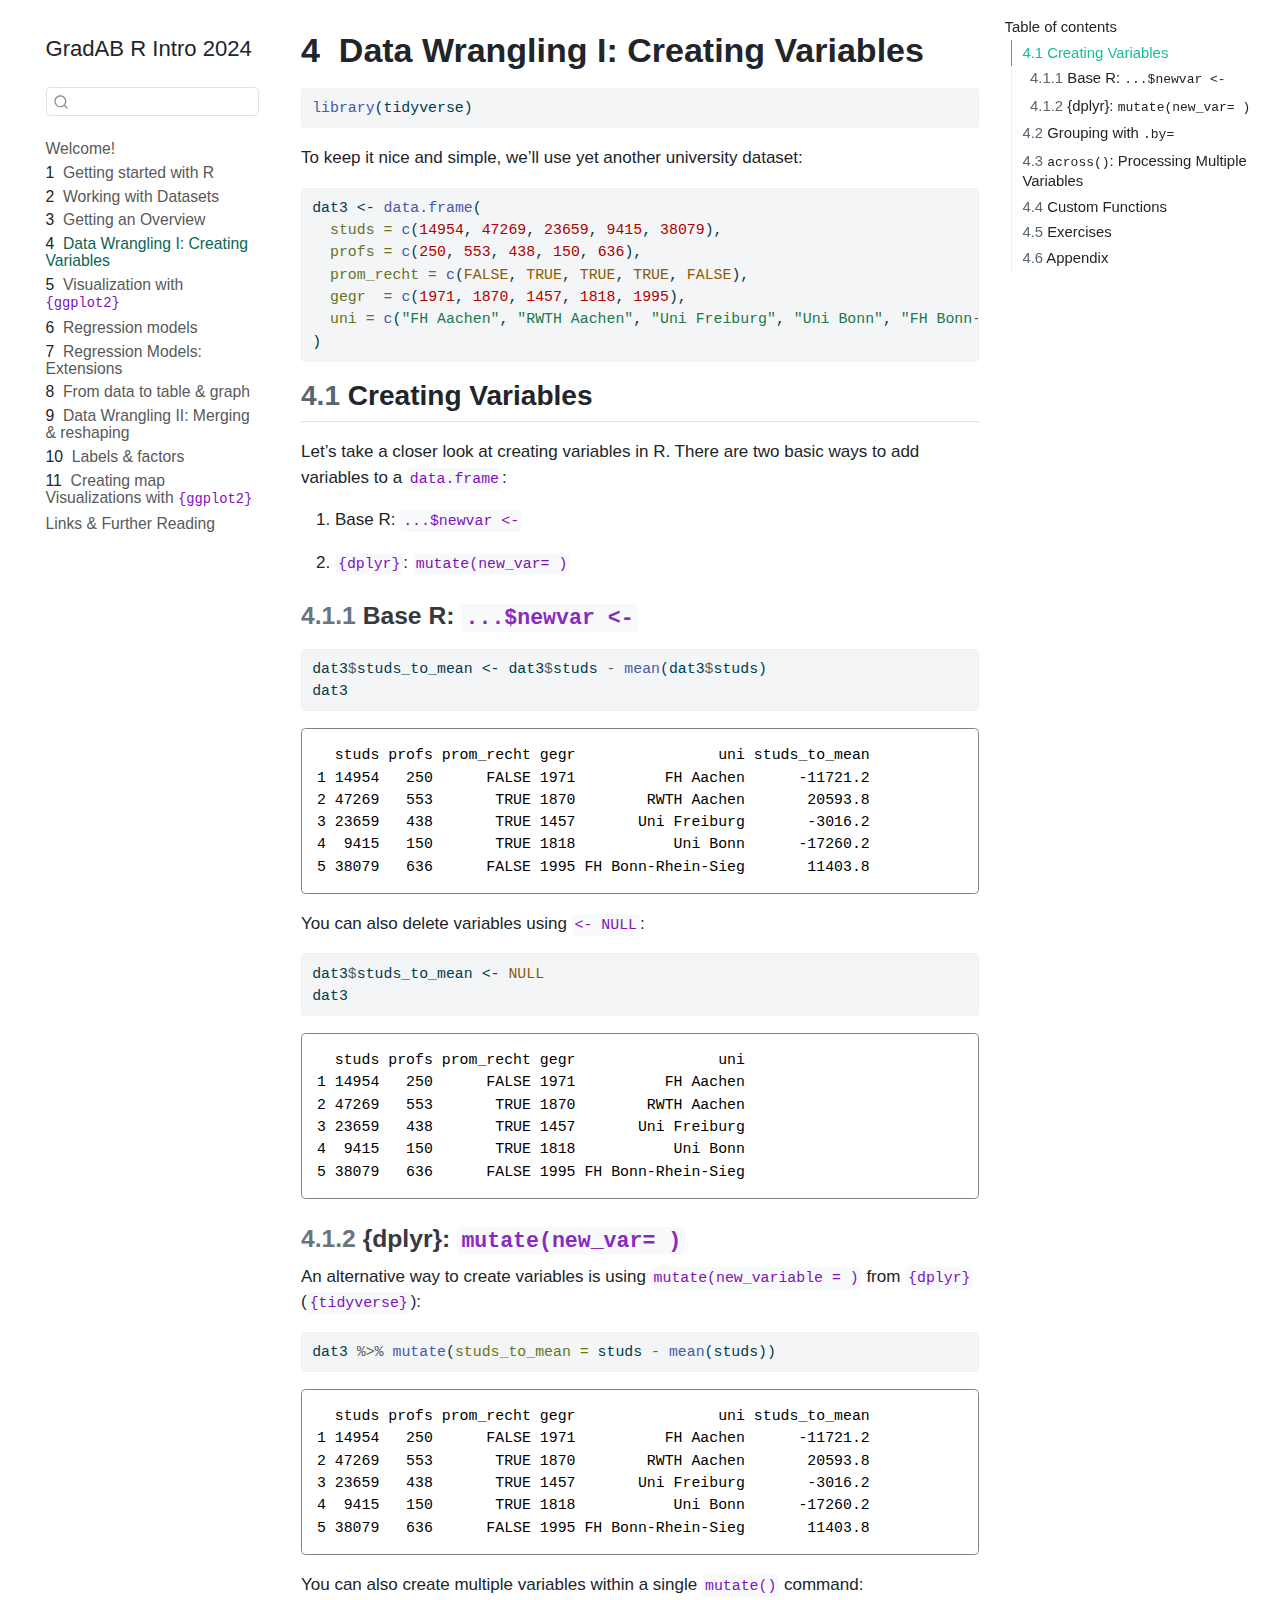
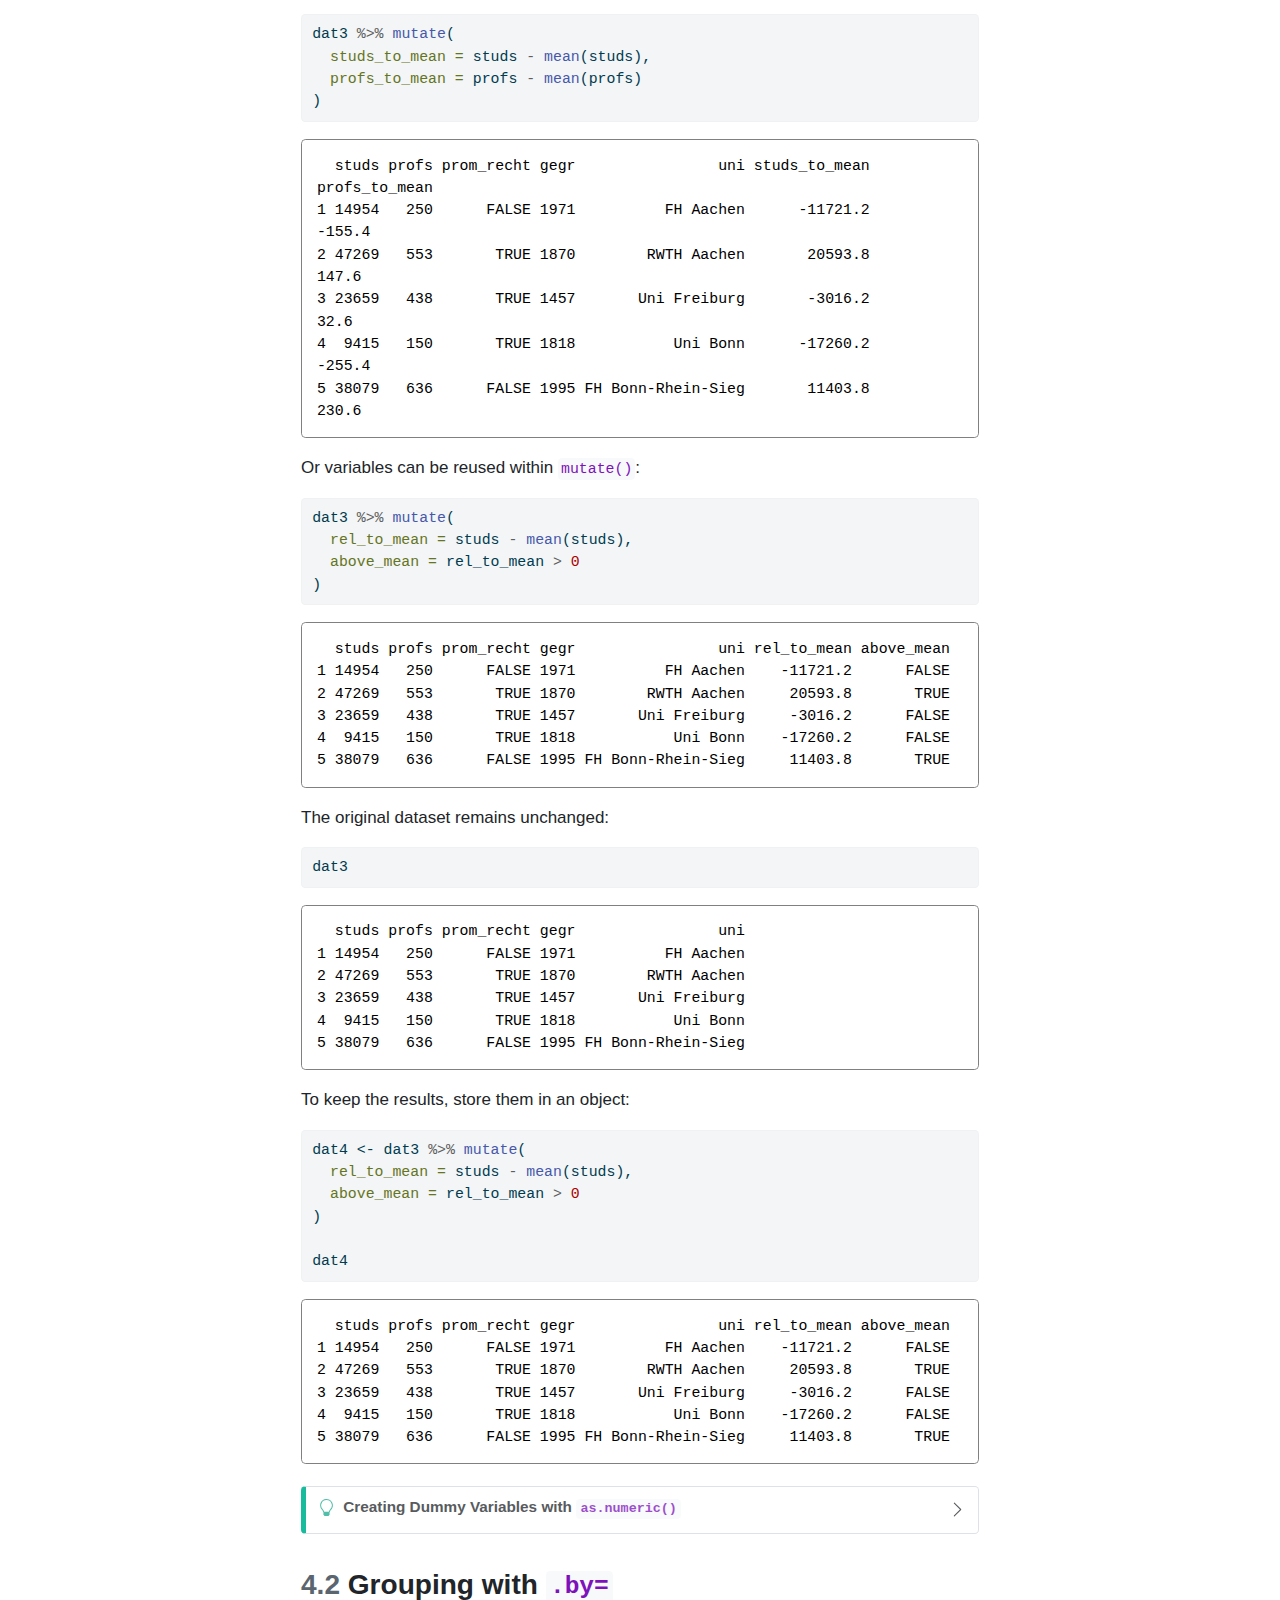
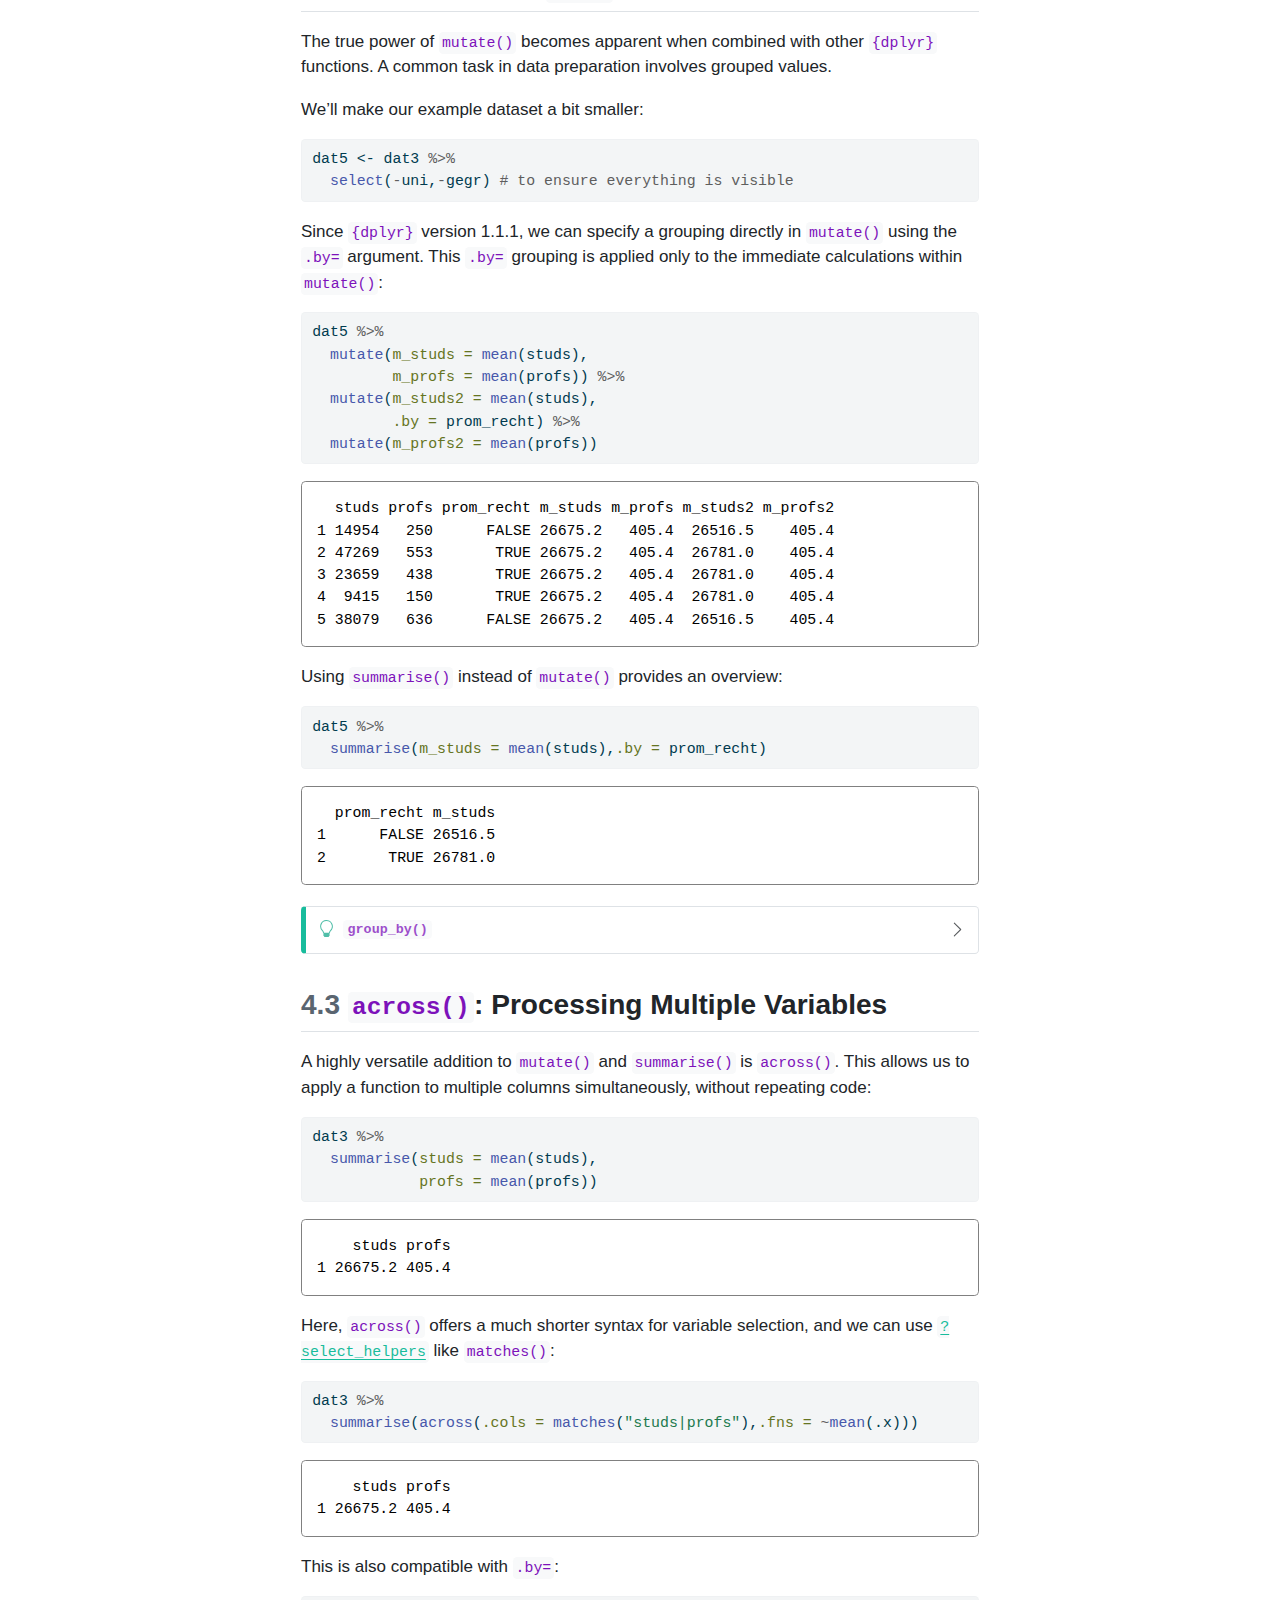
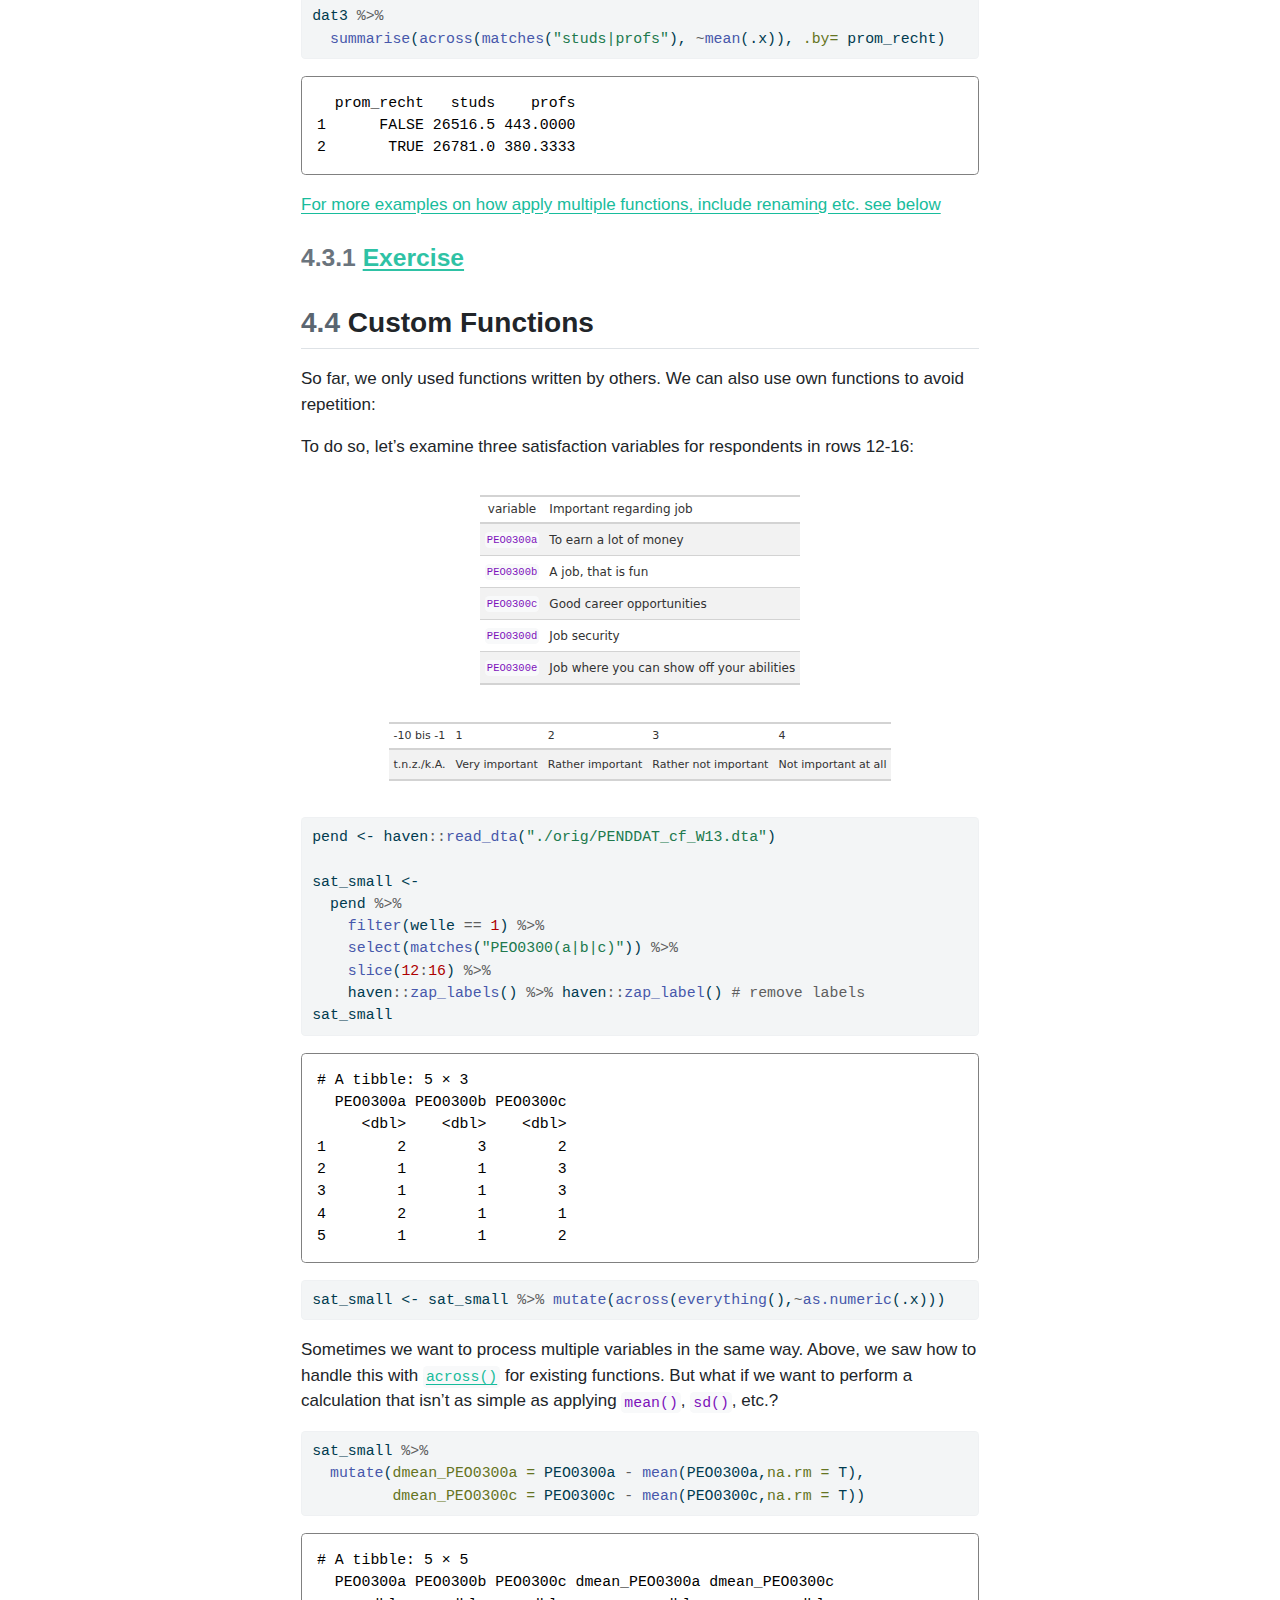
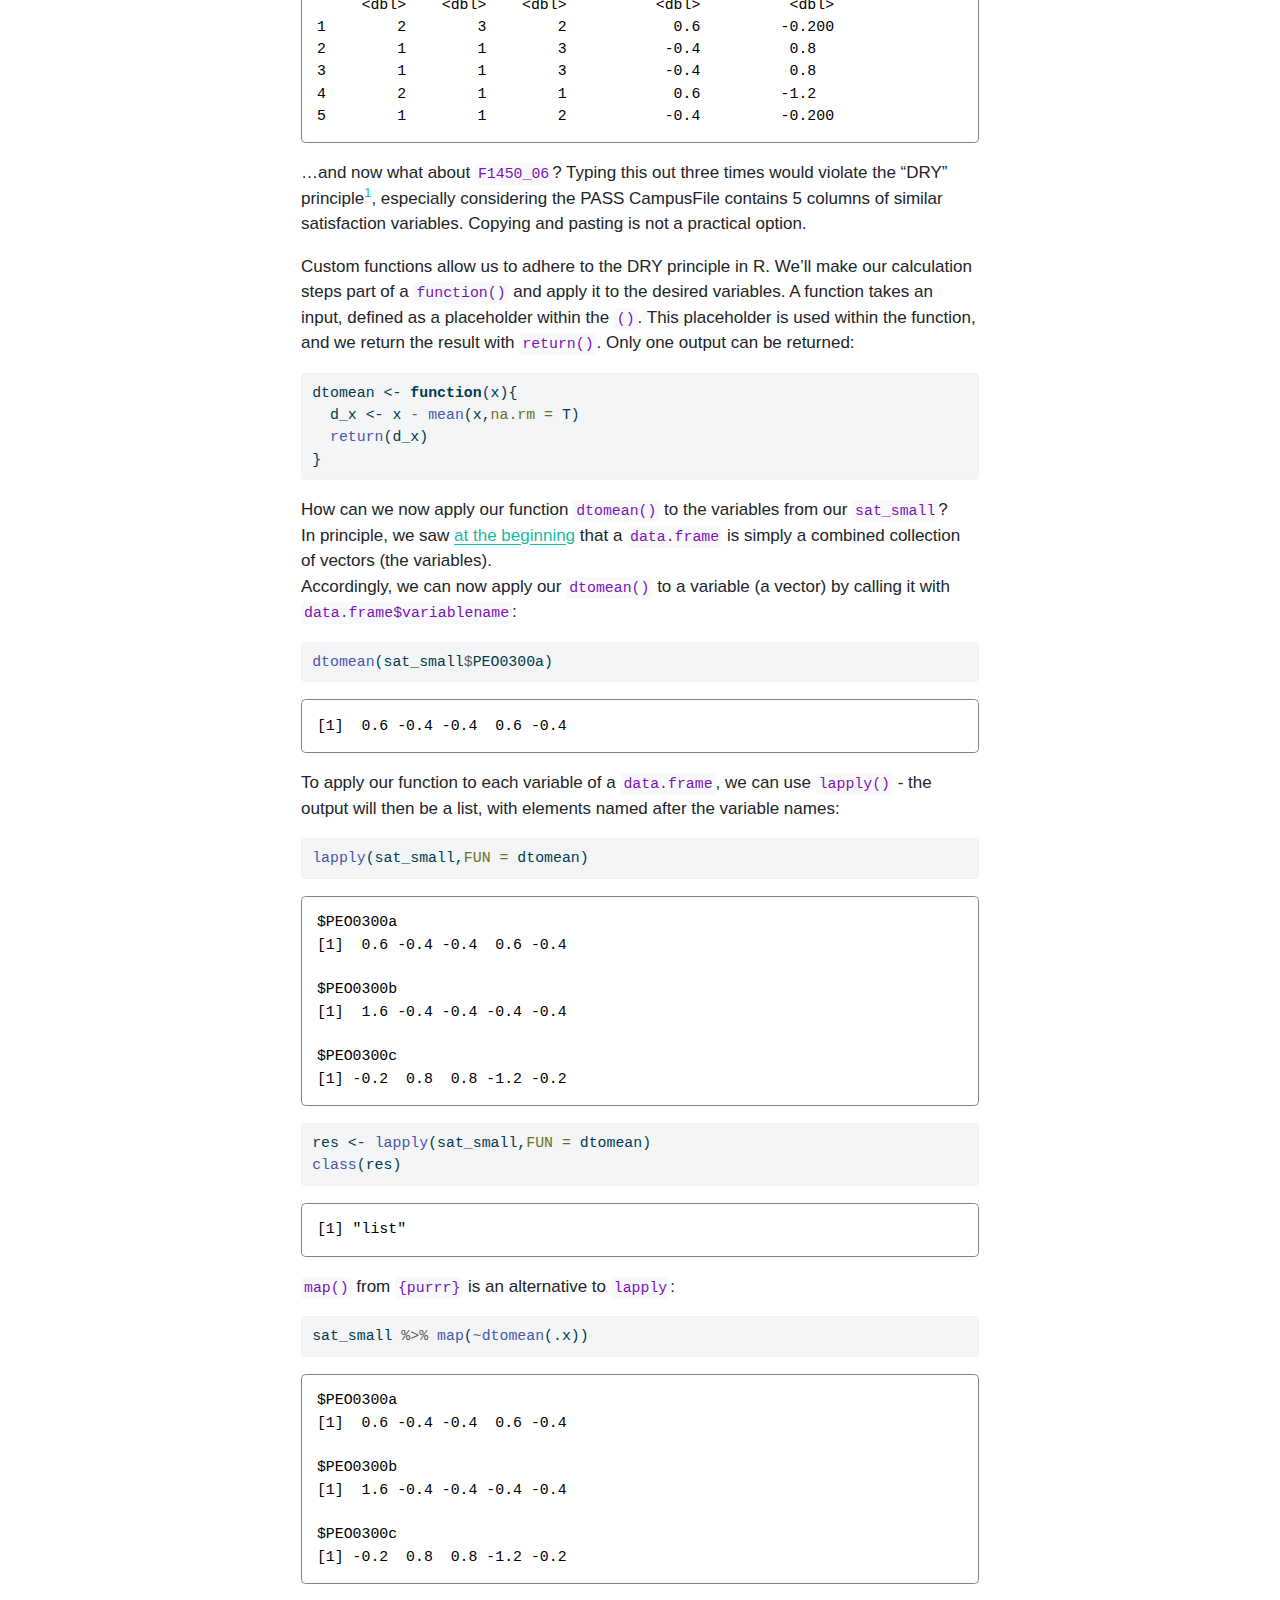
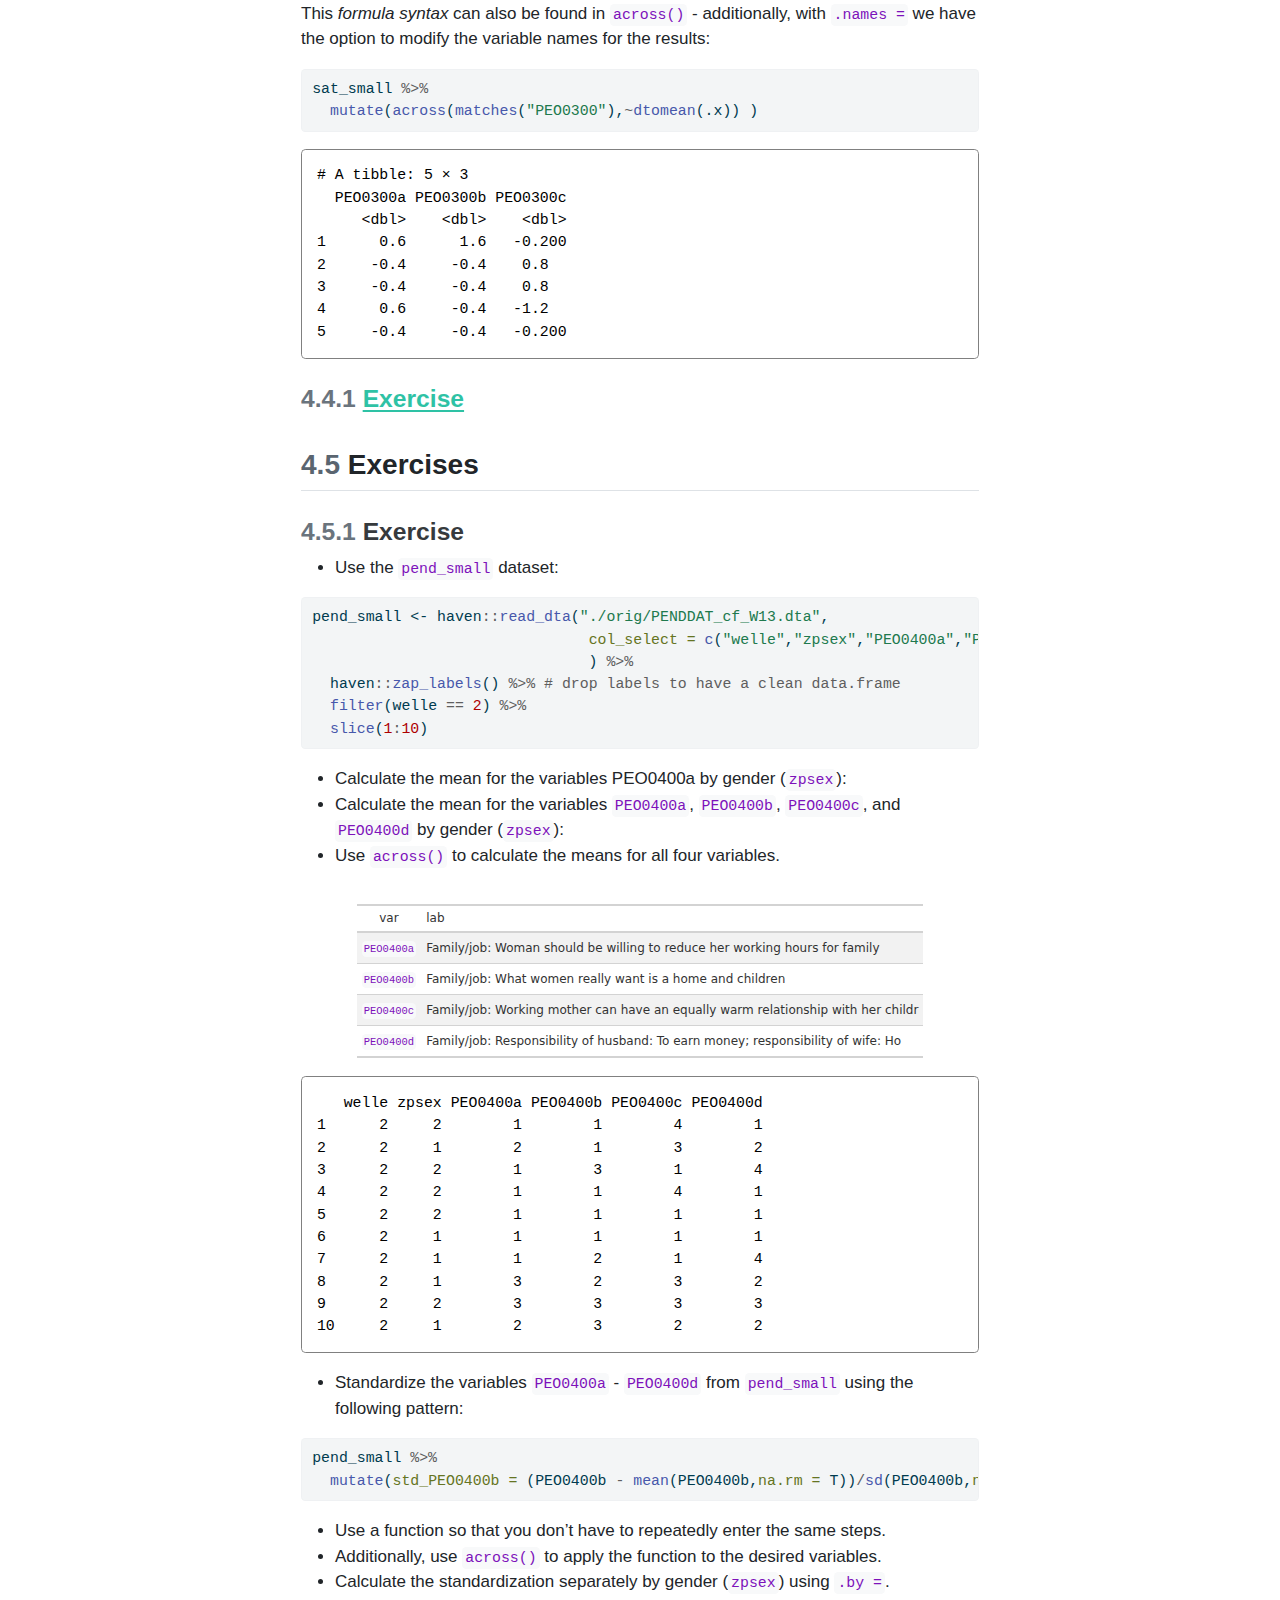
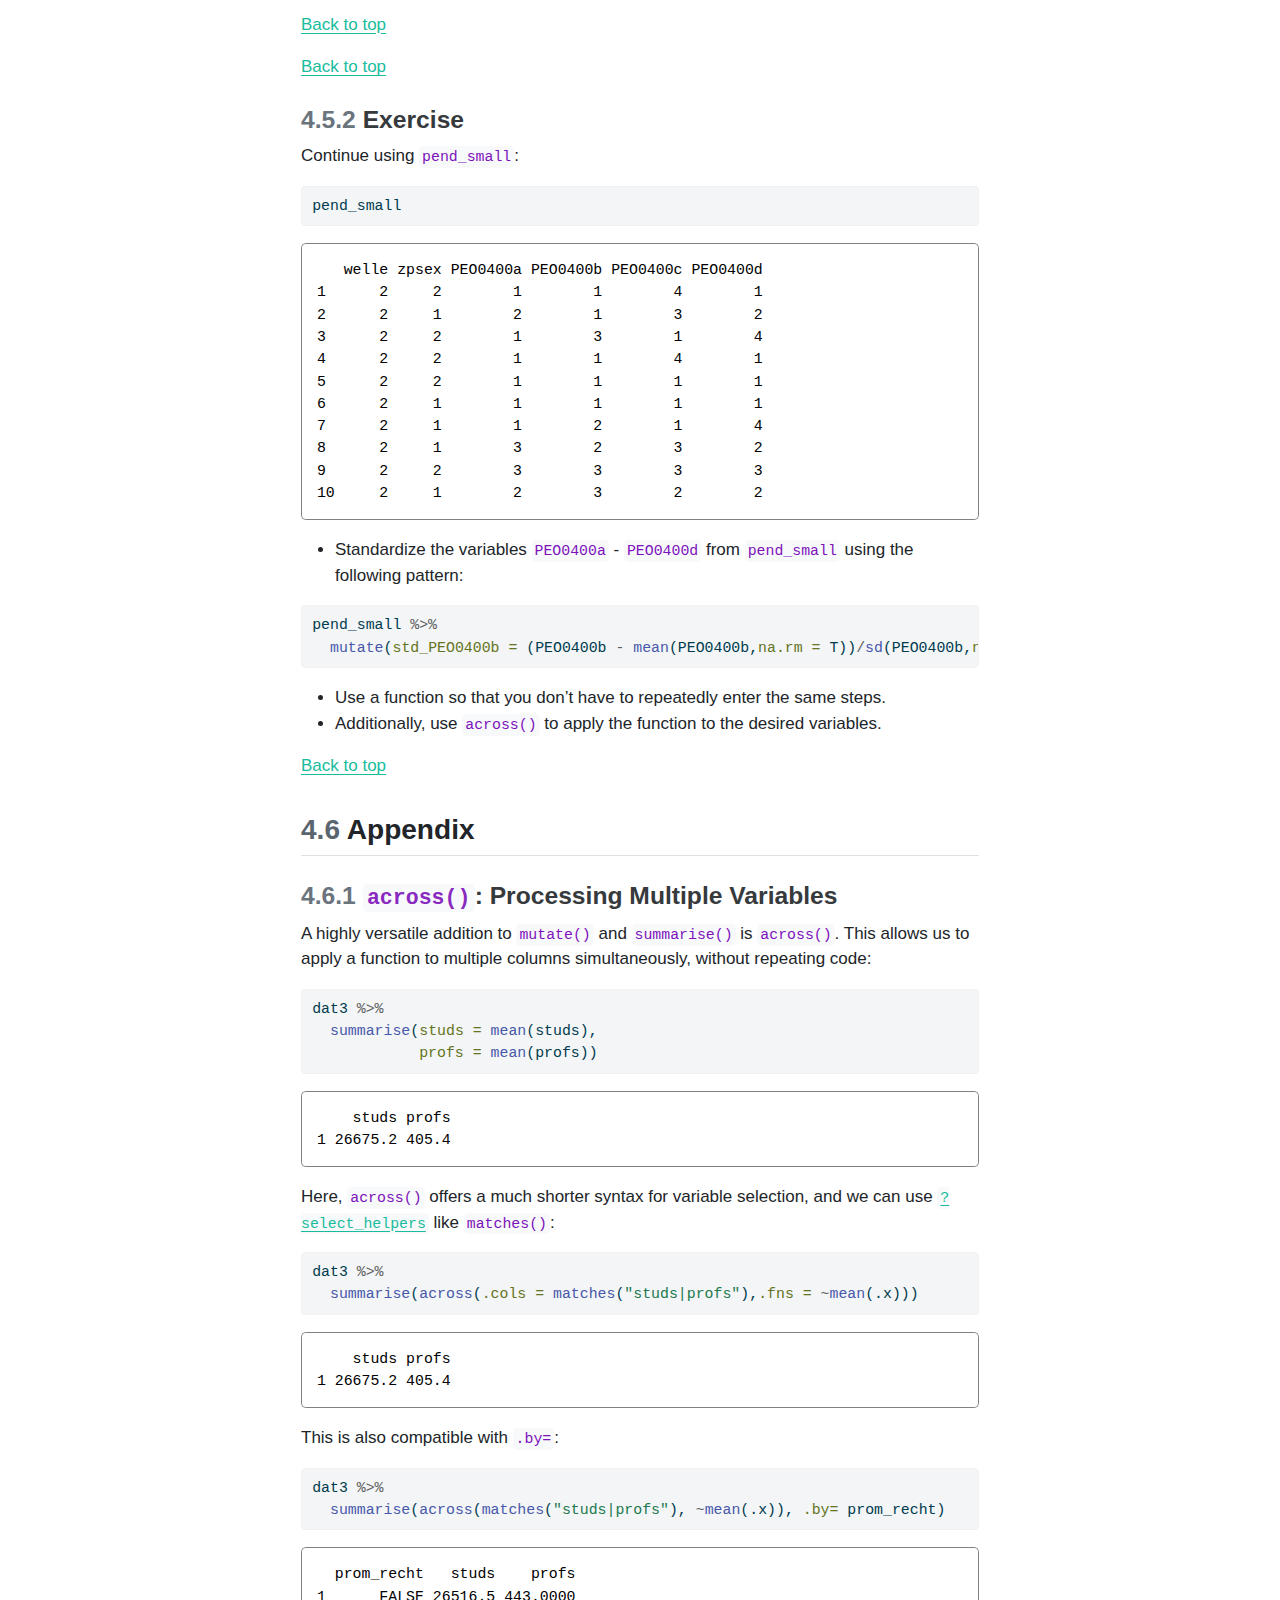
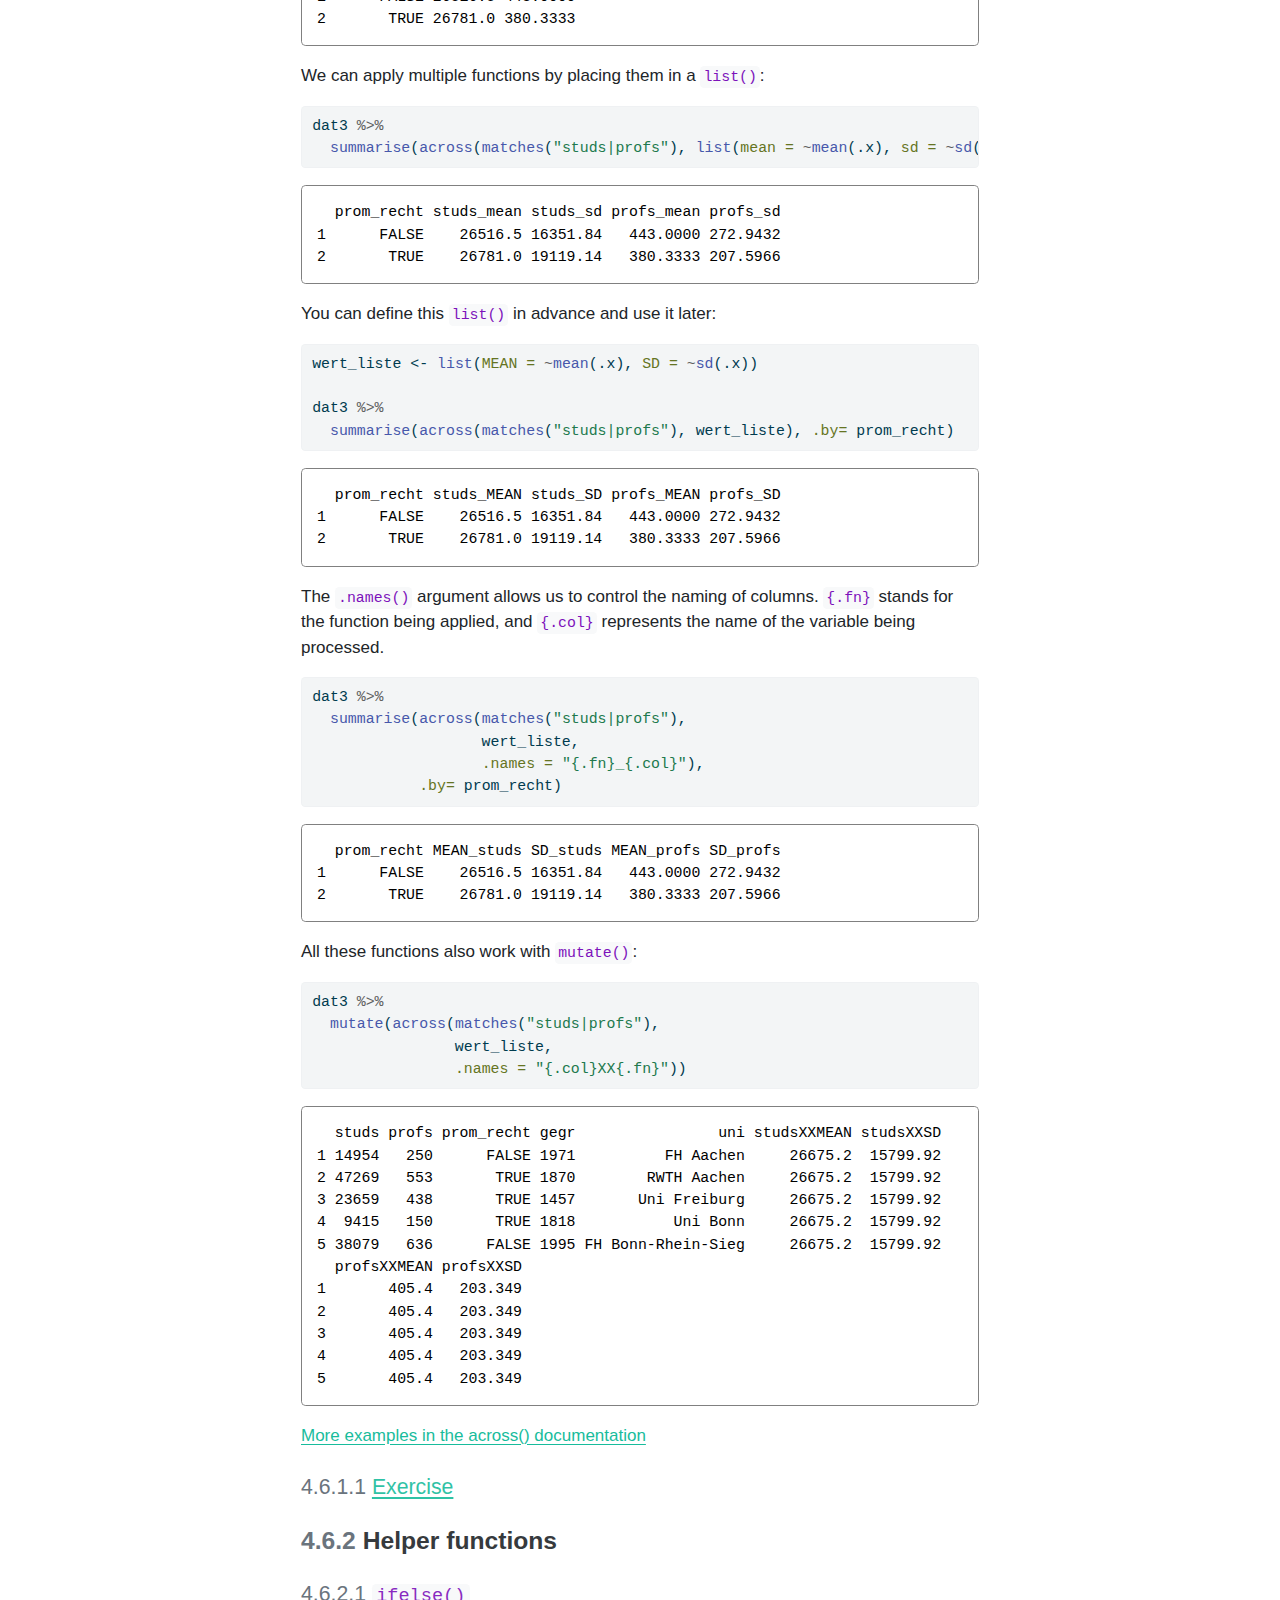
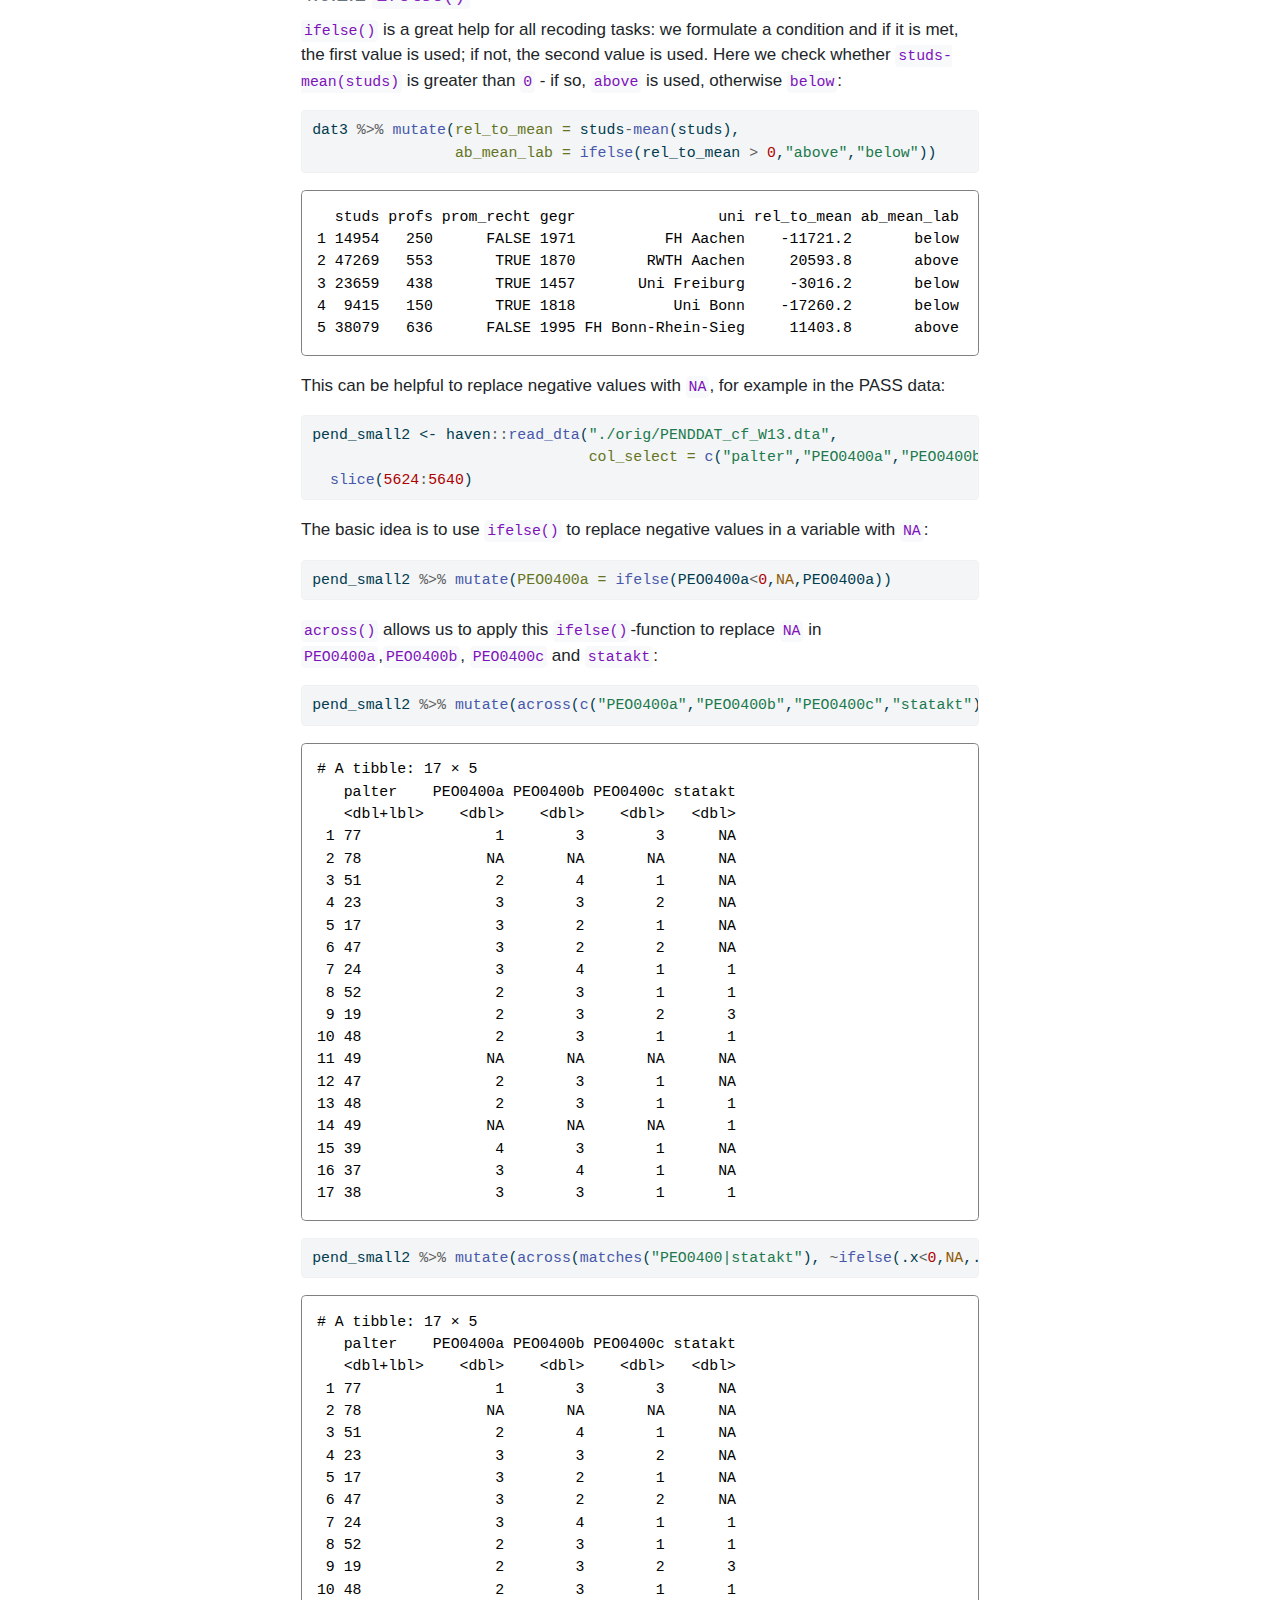
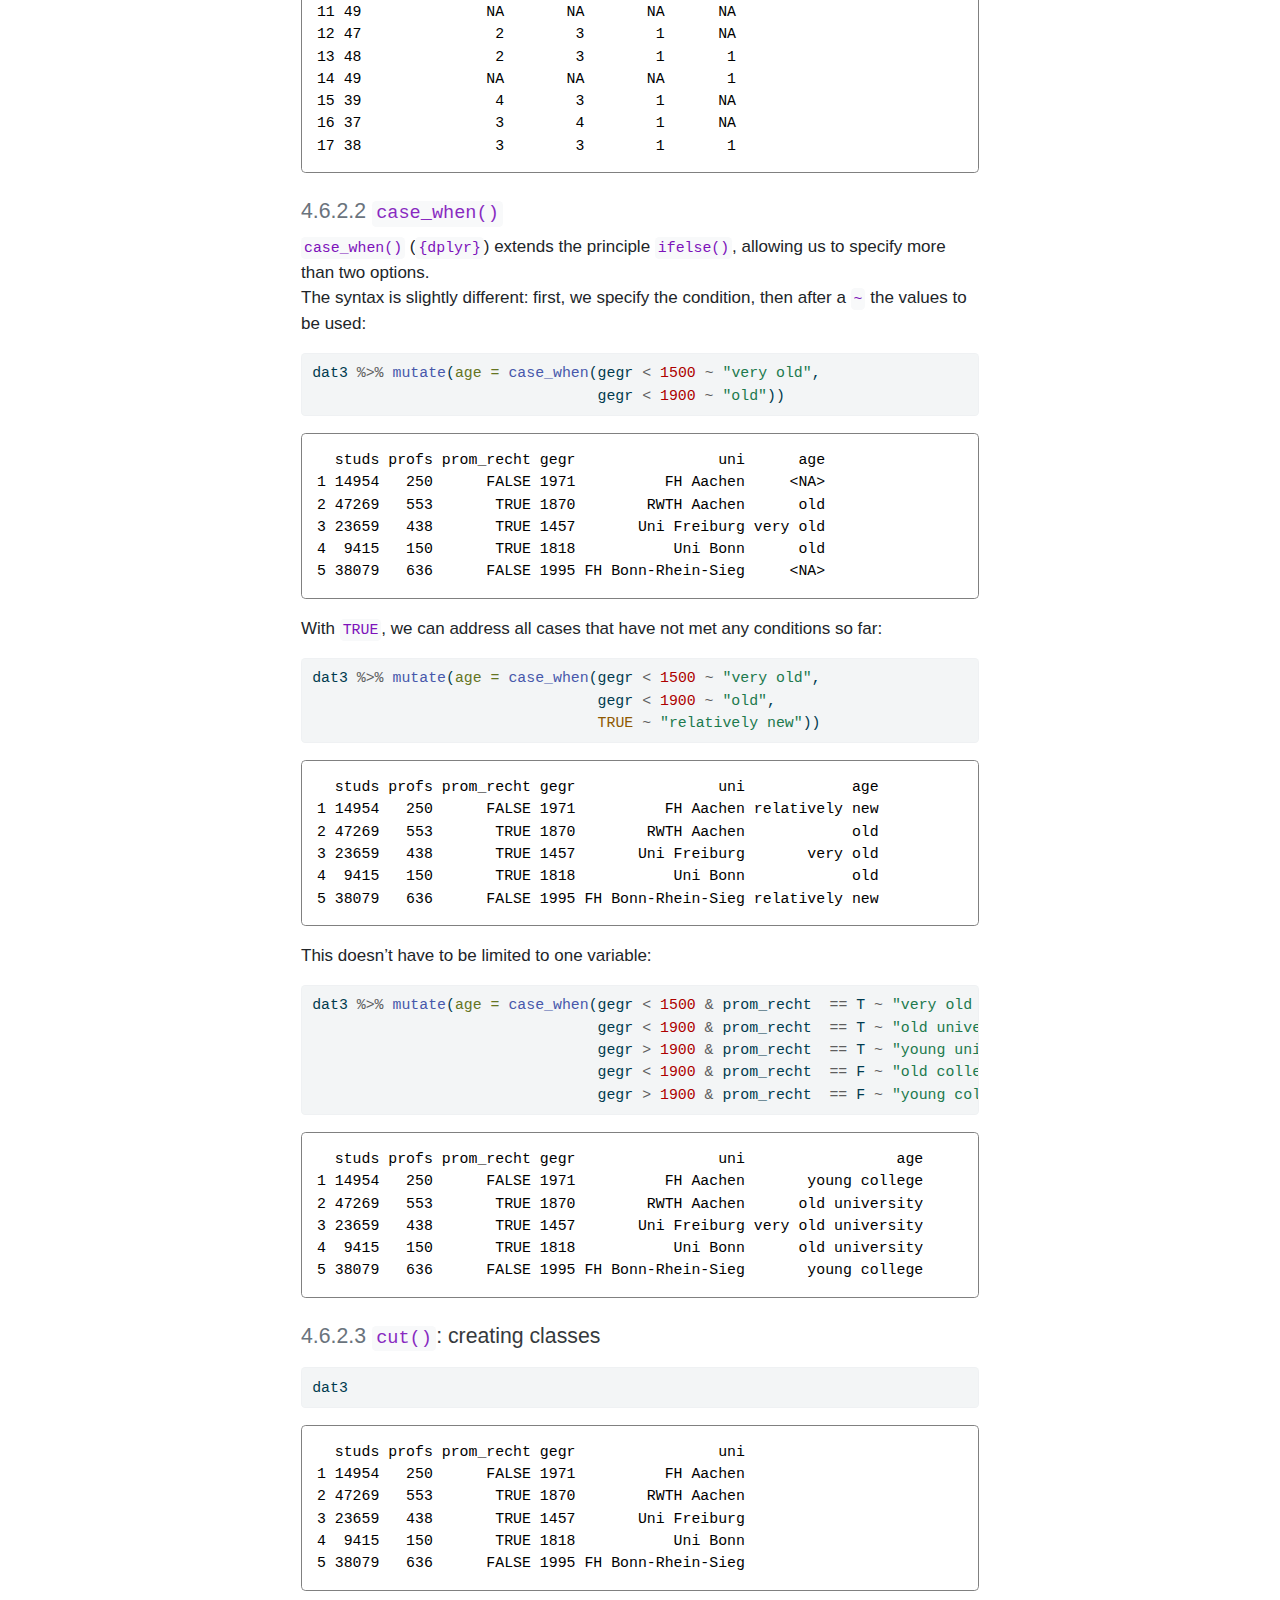
<file: docs/04_data_wrangle.html>
<!DOCTYPE html>
<html xmlns="http://www.w3.org/1999/xhtml" lang="en" xml:lang="en"><head>

<meta charset="utf-8">
<meta name="generator" content="quarto-1.5.56">

<meta name="viewport" content="width=device-width, initial-scale=1.0, user-scalable=yes">


<title>4&nbsp; Data Wrangling I: Creating Variables – GradAB R Intro 2024</title>
<style>
code{white-space: pre-wrap;}
span.smallcaps{font-variant: small-caps;}
div.columns{display: flex; gap: min(4vw, 1.5em);}
div.column{flex: auto; overflow-x: auto;}
div.hanging-indent{margin-left: 1.5em; text-indent: -1.5em;}
ul.task-list{list-style: none;}
ul.task-list li input[type="checkbox"] {
  width: 0.8em;
  margin: 0 0.8em 0.2em -1em; /* quarto-specific, see https://github.com/quarto-dev/quarto-cli/issues/4556 */ 
  vertical-align: middle;
}
/* CSS for syntax highlighting */
pre > code.sourceCode { white-space: pre; position: relative; }
pre > code.sourceCode > span { line-height: 1.25; }
pre > code.sourceCode > span:empty { height: 1.2em; }
.sourceCode { overflow: visible; }
code.sourceCode > span { color: inherit; text-decoration: inherit; }
div.sourceCode { margin: 1em 0; }
pre.sourceCode { margin: 0; }
@media screen {
div.sourceCode { overflow: auto; }
}
@media print {
pre > code.sourceCode { white-space: pre-wrap; }
pre > code.sourceCode > span { display: inline-block; text-indent: -5em; padding-left: 5em; }
}
pre.numberSource code
  { counter-reset: source-line 0; }
pre.numberSource code > span
  { position: relative; left: -4em; counter-increment: source-line; }
pre.numberSource code > span > a:first-child::before
  { content: counter(source-line);
    position: relative; left: -1em; text-align: right; vertical-align: baseline;
    border: none; display: inline-block;
    -webkit-touch-callout: none; -webkit-user-select: none;
    -khtml-user-select: none; -moz-user-select: none;
    -ms-user-select: none; user-select: none;
    padding: 0 4px; width: 4em;
  }
pre.numberSource { margin-left: 3em;  padding-left: 4px; }
div.sourceCode
  {   }
@media screen {
pre > code.sourceCode > span > a:first-child::before { text-decoration: underline; }
}
</style>


<script src="site_libs/quarto-nav/quarto-nav.js"></script>
<script src="site_libs/quarto-nav/headroom.min.js"></script>
<script src="site_libs/clipboard/clipboard.min.js"></script>
<script src="site_libs/quarto-search/autocomplete.umd.js"></script>
<script src="site_libs/quarto-search/fuse.min.js"></script>
<script src="site_libs/quarto-search/quarto-search.js"></script>
<meta name="quarto:offset" content="./">
<link href="./07_viz_translated.html" rel="next">
<link href="./03_desc.html" rel="prev">
<script src="site_libs/quarto-html/quarto.js"></script>
<script src="site_libs/quarto-html/popper.min.js"></script>
<script src="site_libs/quarto-html/tippy.umd.min.js"></script>
<script src="site_libs/quarto-html/anchor.min.js"></script>
<link href="site_libs/quarto-html/tippy.css" rel="stylesheet">
<link href="site_libs/quarto-html/quarto-syntax-highlighting.css" rel="stylesheet" id="quarto-text-highlighting-styles">
<script src="site_libs/bootstrap/bootstrap.min.js"></script>
<link href="site_libs/bootstrap/bootstrap-icons.css" rel="stylesheet">
<link href="site_libs/bootstrap/bootstrap.min.css" rel="stylesheet" id="quarto-bootstrap" data-mode="light">
<link href="site_libs/quarto-contrib/fontawesome6-1.2.0/all.min.css" rel="stylesheet">
<link href="site_libs/quarto-contrib/fontawesome6-1.2.0/latex-fontsize.css" rel="stylesheet">
<script id="quarto-search-options" type="application/json">{
  "location": "sidebar",
  "copy-button": false,
  "collapse-after": 3,
  "panel-placement": "start",
  "type": "textbox",
  "limit": 50,
  "keyboard-shortcut": [
    "f",
    "/",
    "s"
  ],
  "show-item-context": false,
  "language": {
    "search-no-results-text": "No results",
    "search-matching-documents-text": "matching documents",
    "search-copy-link-title": "Copy link to search",
    "search-hide-matches-text": "Hide additional matches",
    "search-more-match-text": "more match in this document",
    "search-more-matches-text": "more matches in this document",
    "search-clear-button-title": "Clear",
    "search-text-placeholder": "",
    "search-detached-cancel-button-title": "Cancel",
    "search-submit-button-title": "Submit",
    "search-label": "Search"
  }
}</script>


<link rel="stylesheet" href="style.css">
</head>

<body class="nav-sidebar floating">

<div id="quarto-search-results"></div>
  <header id="quarto-header" class="headroom fixed-top">
  <nav class="quarto-secondary-nav">
    <div class="container-fluid d-flex">
      <button type="button" class="quarto-btn-toggle btn" data-bs-toggle="collapse" role="button" data-bs-target=".quarto-sidebar-collapse-item" aria-controls="quarto-sidebar" aria-expanded="false" aria-label="Toggle sidebar navigation" onclick="if (window.quartoToggleHeadroom) { window.quartoToggleHeadroom(); }">
        <i class="bi bi-layout-text-sidebar-reverse"></i>
      </button>
        <nav class="quarto-page-breadcrumbs" aria-label="breadcrumb"><ol class="breadcrumb"><li class="breadcrumb-item"><a href="./04_data_wrangle.html"><span class="chapter-number">4</span>&nbsp; <span class="chapter-title">Data Wrangling I: Creating Variables</span></a></li></ol></nav>
        <a class="flex-grow-1" role="navigation" data-bs-toggle="collapse" data-bs-target=".quarto-sidebar-collapse-item" aria-controls="quarto-sidebar" aria-expanded="false" aria-label="Toggle sidebar navigation" onclick="if (window.quartoToggleHeadroom) { window.quartoToggleHeadroom(); }">      
        </a>
      <button type="button" class="btn quarto-search-button" aria-label="Search" onclick="window.quartoOpenSearch();">
        <i class="bi bi-search"></i>
      </button>
    </div>
  </nav>
</header>
<!-- content -->
<div id="quarto-content" class="quarto-container page-columns page-rows-contents page-layout-full">
<!-- sidebar -->
  <nav id="quarto-sidebar" class="sidebar collapse collapse-horizontal quarto-sidebar-collapse-item sidebar-navigation floating overflow-auto">
    <div class="pt-lg-2 mt-2 text-left sidebar-header">
    <div class="sidebar-title mb-0 py-0">
      <a href="./">GradAB R Intro 2024</a> 
    </div>
      </div>
        <div class="mt-2 flex-shrink-0 align-items-center">
        <div class="sidebar-search">
        <div id="quarto-search" class="" title="Search"></div>
        </div>
        </div>
    <div class="sidebar-menu-container"> 
    <ul class="list-unstyled mt-1">
        <li class="sidebar-item">
  <div class="sidebar-item-container"> 
  <a href="./index.html" class="sidebar-item-text sidebar-link">
 <span class="menu-text">Welcome!</span></a>
  </div>
</li>
        <li class="sidebar-item">
  <div class="sidebar-item-container"> 
  <a href="./01_intro.html" class="sidebar-item-text sidebar-link">
 <span class="menu-text"><span class="chapter-number">1</span>&nbsp; <span class="chapter-title">Getting started with R</span></span></a>
  </div>
</li>
        <li class="sidebar-item">
  <div class="sidebar-item-container"> 
  <a href="./02_intro.html" class="sidebar-item-text sidebar-link">
 <span class="menu-text"><span class="chapter-number">2</span>&nbsp; <span class="chapter-title">Working with Datasets</span></span></a>
  </div>
</li>
        <li class="sidebar-item">
  <div class="sidebar-item-container"> 
  <a href="./03_desc.html" class="sidebar-item-text sidebar-link">
 <span class="menu-text"><span class="chapter-number">3</span>&nbsp; <span class="chapter-title">Getting an Overview</span></span></a>
  </div>
</li>
        <li class="sidebar-item">
  <div class="sidebar-item-container"> 
  <a href="./04_data_wrangle.html" class="sidebar-item-text sidebar-link active">
 <span class="menu-text"><span class="chapter-number">4</span>&nbsp; <span class="chapter-title">Data Wrangling I: Creating Variables</span></span></a>
  </div>
</li>
        <li class="sidebar-item">
  <div class="sidebar-item-container"> 
  <a href="./07_viz_translated.html" class="sidebar-item-text sidebar-link">
 <span class="menu-text"><span class="chapter-number">5</span>&nbsp; <span class="chapter-title">Visualization with <code>{ggplot2}</code></span></span></a>
  </div>
</li>
        <li class="sidebar-item">
  <div class="sidebar-item-container"> 
  <a href="./09_reg.html" class="sidebar-item-text sidebar-link">
 <span class="menu-text"><span class="chapter-number">6</span>&nbsp; <span class="chapter-title">Regression models</span></span></a>
  </div>
</li>
        <li class="sidebar-item">
  <div class="sidebar-item-container"> 
  <a href="./09_reg2.html" class="sidebar-item-text sidebar-link">
 <span class="menu-text"><span class="chapter-number">7</span>&nbsp; <span class="chapter-title">Regression Models: Extensions</span></span></a>
  </div>
</li>
        <li class="sidebar-item">
  <div class="sidebar-item-container"> 
  <a href="./10_raw_to_table.html" class="sidebar-item-text sidebar-link">
 <span class="menu-text"><span class="chapter-number">8</span>&nbsp; <span class="chapter-title">From data to table &amp; graph</span></span></a>
  </div>
</li>
        <li class="sidebar-item">
  <div class="sidebar-item-container"> 
  <a href="./05_merge_pivot.html" class="sidebar-item-text sidebar-link">
 <span class="menu-text"><span class="chapter-number">9</span>&nbsp; <span class="chapter-title">Data Wrangling II: Merging &amp; reshaping</span></span></a>
  </div>
</li>
        <li class="sidebar-item">
  <div class="sidebar-item-container"> 
  <a href="./06_labels_factor.html" class="sidebar-item-text sidebar-link">
 <span class="menu-text"><span class="chapter-number">10</span>&nbsp; <span class="chapter-title">Labels &amp; factors</span></span></a>
  </div>
</li>
        <li class="sidebar-item">
  <div class="sidebar-item-container"> 
  <a href="./15_map.html" class="sidebar-item-text sidebar-link">
 <span class="menu-text"><span class="chapter-number">11</span>&nbsp; <span class="chapter-title">Creating map Visualizations with <code>{ggplot2}</code></span></span></a>
  </div>
</li>
        <li class="sidebar-item">
  <div class="sidebar-item-container"> 
  <a href="./references_translated.html" class="sidebar-item-text sidebar-link">
 <span class="menu-text">Links &amp; Further Reading</span></a>
  </div>
</li>
    </ul>
    </div>
</nav>
<div id="quarto-sidebar-glass" class="quarto-sidebar-collapse-item" data-bs-toggle="collapse" data-bs-target=".quarto-sidebar-collapse-item"></div>
<!-- margin-sidebar -->
    <div id="quarto-margin-sidebar" class="sidebar margin-sidebar">
        <nav id="TOC" role="doc-toc" class="toc-active">
    <h2 id="toc-title">Table of contents</h2>
   
  <ul>
  <li><a href="#var" id="toc-var" class="nav-link active" data-scroll-target="#var"><span class="header-section-number">4.1</span> Creating Variables</a>
  <ul class="collapse">
  <li><a href="#base-r-...newvar--" id="toc-base-r-...newvar--" class="nav-link" data-scroll-target="#base-r-...newvar--"><span class="header-section-number">4.1.1</span> Base R: <code>...$newvar &lt;-</code></a></li>
  <li><a href="#dplyr-mutatenew_var" id="toc-dplyr-mutatenew_var" class="nav-link" data-scroll-target="#dplyr-mutatenew_var"><span class="header-section-number">4.1.2</span> {dplyr}: <code>mutate(new_var= )</code></a></li>
  </ul></li>
  <li><a href="#group_by" id="toc-group_by" class="nav-link" data-scroll-target="#group_by"><span class="header-section-number">4.2</span> Grouping with <code>.by=</code></a></li>
  <li><a href="#across" id="toc-across" class="nav-link" data-scroll-target="#across"><span class="header-section-number">4.3</span> <code>across()</code>: Processing Multiple Variables</a>
  <ul class="collapse">
  <li><a href="#ue06_2" id="toc-ue06_2" class="nav-link" data-scroll-target="#ue06_2"><span class="header-section-number">4.3.1</span> Exercise</a></li>
  </ul></li>
  <li><a href="#custom-functions" id="toc-custom-functions" class="nav-link" data-scroll-target="#custom-functions"><span class="header-section-number">4.4</span> Custom Functions</a>
  <ul class="collapse">
  <li><a href="#ue06_4" id="toc-ue06_4" class="nav-link" data-scroll-target="#ue06_4"><span class="header-section-number">4.4.1</span> Exercise</a></li>
  </ul></li>
  <li><a href="#exercises" id="toc-exercises" class="nav-link" data-scroll-target="#exercises"><span class="header-section-number">4.5</span> Exercises</a>
  <ul class="collapse">
  <li><a href="#mutsum_ue" id="toc-mutsum_ue" class="nav-link" data-scroll-target="#mutsum_ue"><span class="header-section-number">4.5.1</span> Exercise</a></li>
  <li><a href="#fnct" id="toc-fnct" class="nav-link" data-scroll-target="#fnct"><span class="header-section-number">4.5.2</span> Exercise</a></li>
  </ul></li>
  <li><a href="#appendix" id="toc-appendix" class="nav-link" data-scroll-target="#appendix"><span class="header-section-number">4.6</span> Appendix</a>
  <ul class="collapse">
  <li><a href="#across" id="toc-across" class="nav-link" data-scroll-target="#across"><span class="header-section-number">4.6.1</span> <code>across()</code>: Processing Multiple Variables</a></li>
  <li><a href="#helper-functions" id="toc-helper-functions" class="nav-link" data-scroll-target="#helper-functions"><span class="header-section-number">4.6.2</span> Helper functions</a></li>
  <li><a href="#renaming-variables" id="toc-renaming-variables" class="nav-link" data-scroll-target="#renaming-variables"><span class="header-section-number">4.6.3</span> Renaming variables</a></li>
  <li><a href="#string-functions-for-regex" id="toc-string-functions-for-regex" class="nav-link" data-scroll-target="#string-functions-for-regex"><span class="header-section-number">4.6.4</span> String Functions for <em>regex</em></a></li>
  </ul></li>
  </ul>
</nav>
    </div>
<!-- main -->
<main class="content column-body" id="quarto-document-content">

<header id="title-block-header" class="quarto-title-block default">
<div class="quarto-title">
<h1 class="title"><span id="wrang1" class="quarto-section-identifier"><span class="chapter-number">4</span>&nbsp; <span class="chapter-title">Data Wrangling I: Creating Variables</span></span></h1>
</div>



<div class="quarto-title-meta column-body">

    
  
    
  </div>
  


</header>


<div class="cell">
<div class="sourceCode cell-code" id="cb1"><pre class="sourceCode r code-with-copy"><code class="sourceCode r"><span id="cb1-1"><a href="#cb1-1" aria-hidden="true" tabindex="-1"></a><span class="fu">library</span>(tidyverse)</span></code><button title="Copy to Clipboard" class="code-copy-button"><i class="bi"></i></button></pre></div>
</div>
<p>To keep it nice and simple, we’ll use yet another university dataset:</p>
<div class="cell">
<div class="sourceCode cell-code" id="cb2"><pre class="sourceCode r code-with-copy"><code class="sourceCode r"><span id="cb2-1"><a href="#cb2-1" aria-hidden="true" tabindex="-1"></a>dat3 <span class="ot">&lt;-</span> <span class="fu">data.frame</span>(</span>
<span id="cb2-2"><a href="#cb2-2" aria-hidden="true" tabindex="-1"></a>  <span class="at">studs =</span> <span class="fu">c</span>(<span class="dv">14954</span>, <span class="dv">47269</span>, <span class="dv">23659</span>, <span class="dv">9415</span>, <span class="dv">38079</span>), </span>
<span id="cb2-3"><a href="#cb2-3" aria-hidden="true" tabindex="-1"></a>  <span class="at">profs =</span> <span class="fu">c</span>(<span class="dv">250</span>, <span class="dv">553</span>, <span class="dv">438</span>, <span class="dv">150</span>, <span class="dv">636</span>),</span>
<span id="cb2-4"><a href="#cb2-4" aria-hidden="true" tabindex="-1"></a>  <span class="at">prom_recht =</span> <span class="fu">c</span>(<span class="cn">FALSE</span>, <span class="cn">TRUE</span>, <span class="cn">TRUE</span>, <span class="cn">TRUE</span>, <span class="cn">FALSE</span>),</span>
<span id="cb2-5"><a href="#cb2-5" aria-hidden="true" tabindex="-1"></a>  <span class="at">gegr  =</span> <span class="fu">c</span>(<span class="dv">1971</span>, <span class="dv">1870</span>, <span class="dv">1457</span>, <span class="dv">1818</span>, <span class="dv">1995</span>),</span>
<span id="cb2-6"><a href="#cb2-6" aria-hidden="true" tabindex="-1"></a>  <span class="at">uni =</span> <span class="fu">c</span>(<span class="st">"FH Aachen"</span>, <span class="st">"RWTH Aachen"</span>, <span class="st">"Uni Freiburg"</span>, <span class="st">"Uni Bonn"</span>, <span class="st">"FH Bonn-Rhein-Sieg"</span>)</span>
<span id="cb2-7"><a href="#cb2-7" aria-hidden="true" tabindex="-1"></a>)</span></code><button title="Copy to Clipboard" class="code-copy-button"><i class="bi"></i></button></pre></div>
</div>
<section id="var" class="level2" data-number="4.1">
<h2 data-number="4.1" class="anchored" data-anchor-id="var"><span class="header-section-number">4.1</span> Creating Variables</h2>
<p>Let’s take a closer look at creating variables in R. There are two basic ways to add variables to a <code>data.frame</code>:</p>
<ol type="1">
<li><p>Base R: <code>...$newvar &lt;-</code></p></li>
<li><p><code>{dplyr}</code>: <code>mutate(new_var= )</code></p></li>
</ol>
<section id="base-r-...newvar--" class="level3" data-number="4.1.1">
<h3 data-number="4.1.1" class="anchored" data-anchor-id="base-r-...newvar--"><span class="header-section-number">4.1.1</span> Base R: <code>...$newvar &lt;-</code></h3>
<div class="cell">
<div class="sourceCode cell-code" id="cb3"><pre class="sourceCode r code-with-copy"><code class="sourceCode r"><span id="cb3-1"><a href="#cb3-1" aria-hidden="true" tabindex="-1"></a>dat3<span class="sc">$</span>studs_to_mean <span class="ot">&lt;-</span> dat3<span class="sc">$</span>studs <span class="sc">-</span> <span class="fu">mean</span>(dat3<span class="sc">$</span>studs)</span>
<span id="cb3-2"><a href="#cb3-2" aria-hidden="true" tabindex="-1"></a>dat3</span></code><button title="Copy to Clipboard" class="code-copy-button"><i class="bi"></i></button></pre></div>
<div class="cell-output cell-output-stdout">
<pre><code>  studs profs prom_recht gegr                uni studs_to_mean
1 14954   250      FALSE 1971          FH Aachen      -11721.2
2 47269   553       TRUE 1870        RWTH Aachen       20593.8
3 23659   438       TRUE 1457       Uni Freiburg       -3016.2
4  9415   150       TRUE 1818           Uni Bonn      -17260.2
5 38079   636      FALSE 1995 FH Bonn-Rhein-Sieg       11403.8</code></pre>
</div>
</div>
<p>You can also delete variables using <code>&lt;- NULL</code>:</p>
<div class="cell">
<div class="sourceCode cell-code" id="cb5"><pre class="sourceCode r code-with-copy"><code class="sourceCode r"><span id="cb5-1"><a href="#cb5-1" aria-hidden="true" tabindex="-1"></a>dat3<span class="sc">$</span>studs_to_mean <span class="ot">&lt;-</span> <span class="cn">NULL</span></span>
<span id="cb5-2"><a href="#cb5-2" aria-hidden="true" tabindex="-1"></a>dat3</span></code><button title="Copy to Clipboard" class="code-copy-button"><i class="bi"></i></button></pre></div>
<div class="cell-output cell-output-stdout">
<pre><code>  studs profs prom_recht gegr                uni
1 14954   250      FALSE 1971          FH Aachen
2 47269   553       TRUE 1870        RWTH Aachen
3 23659   438       TRUE 1457       Uni Freiburg
4  9415   150       TRUE 1818           Uni Bonn
5 38079   636      FALSE 1995 FH Bonn-Rhein-Sieg</code></pre>
</div>
</div>
</section>
<section id="dplyr-mutatenew_var" class="level3" data-number="4.1.2">
<h3 data-number="4.1.2" class="anchored" data-anchor-id="dplyr-mutatenew_var"><span class="header-section-number">4.1.2</span> {dplyr}: <code>mutate(new_var= )</code></h3>
<p>An alternative way to create variables is using <code>mutate(new_variable = )</code> from <code>{dplyr}</code> (<code>{tidyverse}</code>):</p>
<div class="cell">
<div class="sourceCode cell-code" id="cb7"><pre class="sourceCode r code-with-copy"><code class="sourceCode r"><span id="cb7-1"><a href="#cb7-1" aria-hidden="true" tabindex="-1"></a>dat3 <span class="sc">%&gt;%</span> <span class="fu">mutate</span>(<span class="at">studs_to_mean =</span> studs <span class="sc">-</span> <span class="fu">mean</span>(studs))</span></code><button title="Copy to Clipboard" class="code-copy-button"><i class="bi"></i></button></pre></div>
<div class="cell-output cell-output-stdout">
<pre><code>  studs profs prom_recht gegr                uni studs_to_mean
1 14954   250      FALSE 1971          FH Aachen      -11721.2
2 47269   553       TRUE 1870        RWTH Aachen       20593.8
3 23659   438       TRUE 1457       Uni Freiburg       -3016.2
4  9415   150       TRUE 1818           Uni Bonn      -17260.2
5 38079   636      FALSE 1995 FH Bonn-Rhein-Sieg       11403.8</code></pre>
</div>
</div>
<p>You can also create multiple variables within a single <code>mutate()</code> command:</p>
<div class="cell">
<div class="sourceCode cell-code" id="cb9"><pre class="sourceCode r code-with-copy"><code class="sourceCode r"><span id="cb9-1"><a href="#cb9-1" aria-hidden="true" tabindex="-1"></a>dat3 <span class="sc">%&gt;%</span> <span class="fu">mutate</span>(</span>
<span id="cb9-2"><a href="#cb9-2" aria-hidden="true" tabindex="-1"></a>  <span class="at">studs_to_mean =</span> studs <span class="sc">-</span> <span class="fu">mean</span>(studs),</span>
<span id="cb9-3"><a href="#cb9-3" aria-hidden="true" tabindex="-1"></a>  <span class="at">profs_to_mean =</span> profs <span class="sc">-</span> <span class="fu">mean</span>(profs)</span>
<span id="cb9-4"><a href="#cb9-4" aria-hidden="true" tabindex="-1"></a>)</span></code><button title="Copy to Clipboard" class="code-copy-button"><i class="bi"></i></button></pre></div>
<div class="cell-output cell-output-stdout">
<pre><code>  studs profs prom_recht gegr                uni studs_to_mean profs_to_mean
1 14954   250      FALSE 1971          FH Aachen      -11721.2        -155.4
2 47269   553       TRUE 1870        RWTH Aachen       20593.8         147.6
3 23659   438       TRUE 1457       Uni Freiburg       -3016.2          32.6
4  9415   150       TRUE 1818           Uni Bonn      -17260.2        -255.4
5 38079   636      FALSE 1995 FH Bonn-Rhein-Sieg       11403.8         230.6</code></pre>
</div>
</div>
<p>Or variables can be reused within <code>mutate()</code>:</p>
<div class="cell">
<div class="sourceCode cell-code" id="cb11"><pre class="sourceCode r code-with-copy"><code class="sourceCode r"><span id="cb11-1"><a href="#cb11-1" aria-hidden="true" tabindex="-1"></a>dat3 <span class="sc">%&gt;%</span> <span class="fu">mutate</span>(</span>
<span id="cb11-2"><a href="#cb11-2" aria-hidden="true" tabindex="-1"></a>  <span class="at">rel_to_mean =</span> studs <span class="sc">-</span> <span class="fu">mean</span>(studs),</span>
<span id="cb11-3"><a href="#cb11-3" aria-hidden="true" tabindex="-1"></a>  <span class="at">above_mean =</span> rel_to_mean <span class="sc">&gt;</span> <span class="dv">0</span></span>
<span id="cb11-4"><a href="#cb11-4" aria-hidden="true" tabindex="-1"></a>)</span></code><button title="Copy to Clipboard" class="code-copy-button"><i class="bi"></i></button></pre></div>
<div class="cell-output cell-output-stdout">
<pre><code>  studs profs prom_recht gegr                uni rel_to_mean above_mean
1 14954   250      FALSE 1971          FH Aachen    -11721.2      FALSE
2 47269   553       TRUE 1870        RWTH Aachen     20593.8       TRUE
3 23659   438       TRUE 1457       Uni Freiburg     -3016.2      FALSE
4  9415   150       TRUE 1818           Uni Bonn    -17260.2      FALSE
5 38079   636      FALSE 1995 FH Bonn-Rhein-Sieg     11403.8       TRUE</code></pre>
</div>
</div>
<p>The original dataset remains unchanged:</p>
<div class="cell">
<div class="sourceCode cell-code" id="cb13"><pre class="sourceCode r code-with-copy"><code class="sourceCode r"><span id="cb13-1"><a href="#cb13-1" aria-hidden="true" tabindex="-1"></a>dat3</span></code><button title="Copy to Clipboard" class="code-copy-button"><i class="bi"></i></button></pre></div>
<div class="cell-output cell-output-stdout">
<pre><code>  studs profs prom_recht gegr                uni
1 14954   250      FALSE 1971          FH Aachen
2 47269   553       TRUE 1870        RWTH Aachen
3 23659   438       TRUE 1457       Uni Freiburg
4  9415   150       TRUE 1818           Uni Bonn
5 38079   636      FALSE 1995 FH Bonn-Rhein-Sieg</code></pre>
</div>
</div>
<p>To keep the results, store them in an object:</p>
<div class="cell">
<div class="sourceCode cell-code" id="cb15"><pre class="sourceCode r code-with-copy"><code class="sourceCode r"><span id="cb15-1"><a href="#cb15-1" aria-hidden="true" tabindex="-1"></a>dat4 <span class="ot">&lt;-</span> dat3 <span class="sc">%&gt;%</span> <span class="fu">mutate</span>(</span>
<span id="cb15-2"><a href="#cb15-2" aria-hidden="true" tabindex="-1"></a>  <span class="at">rel_to_mean =</span> studs <span class="sc">-</span> <span class="fu">mean</span>(studs),</span>
<span id="cb15-3"><a href="#cb15-3" aria-hidden="true" tabindex="-1"></a>  <span class="at">above_mean =</span> rel_to_mean <span class="sc">&gt;</span> <span class="dv">0</span></span>
<span id="cb15-4"><a href="#cb15-4" aria-hidden="true" tabindex="-1"></a>)</span>
<span id="cb15-5"><a href="#cb15-5" aria-hidden="true" tabindex="-1"></a></span>
<span id="cb15-6"><a href="#cb15-6" aria-hidden="true" tabindex="-1"></a>dat4</span></code><button title="Copy to Clipboard" class="code-copy-button"><i class="bi"></i></button></pre></div>
<div class="cell-output cell-output-stdout">
<pre><code>  studs profs prom_recht gegr                uni rel_to_mean above_mean
1 14954   250      FALSE 1971          FH Aachen    -11721.2      FALSE
2 47269   553       TRUE 1870        RWTH Aachen     20593.8       TRUE
3 23659   438       TRUE 1457       Uni Freiburg     -3016.2      FALSE
4  9415   150       TRUE 1818           Uni Bonn    -17260.2      FALSE
5 38079   636      FALSE 1995 FH Bonn-Rhein-Sieg     11403.8       TRUE</code></pre>
</div>
</div>
<div class="callout callout-style-simple callout-tip callout-titled">
<div class="callout-header d-flex align-content-center" data-bs-toggle="collapse" data-bs-target=".callout-1-contents" aria-controls="callout-1" aria-expanded="false" aria-label="Toggle callout">
<div class="callout-icon-container">
<i class="callout-icon"></i>
</div>
<div class="callout-title-container flex-fill">
Creating Dummy Variables with <code>as.numeric()</code>
</div>
<div class="callout-btn-toggle d-inline-block border-0 py-1 ps-1 pe-0 float-end"><i class="callout-toggle"></i></div>
</div>
<div id="callout-1" class="callout-1-contents callout-collapse collapse">
<div class="callout-body-container callout-body">
<p>You can convert logical variables into numeric dummy variables (0/1) using <code>as.numeric()</code>:</p>
<div class="cell">
<div class="sourceCode cell-code" id="cb17"><pre class="sourceCode r code-with-copy"><code class="sourceCode r"><span id="cb17-1"><a href="#cb17-1" aria-hidden="true" tabindex="-1"></a>dat3 <span class="sc">%&gt;%</span> <span class="fu">mutate</span>(</span>
<span id="cb17-2"><a href="#cb17-2" aria-hidden="true" tabindex="-1"></a>  <span class="at">prom_dummy =</span> <span class="fu">as.numeric</span>(prom_recht),</span>
<span id="cb17-3"><a href="#cb17-3" aria-hidden="true" tabindex="-1"></a>  <span class="at">over10k =</span> <span class="fu">as.numeric</span>(studs <span class="sc">&gt;</span> <span class="dv">10000</span>)</span>
<span id="cb17-4"><a href="#cb17-4" aria-hidden="true" tabindex="-1"></a>)</span></code><button title="Copy to Clipboard" class="code-copy-button"><i class="bi"></i></button></pre></div>
<div class="cell-output cell-output-stdout">
<pre><code>  studs profs prom_recht gegr                uni prom_dummy over10k
1 14954   250      FALSE 1971          FH Aachen          0       1
2 47269   553       TRUE 1870        RWTH Aachen          1       1
3 23659   438       TRUE 1457       Uni Freiburg          1       1
4  9415   150       TRUE 1818           Uni Bonn          1       0
5 38079   636      FALSE 1995 FH Bonn-Rhein-Sieg          0       1</code></pre>
</div>
</div>
</div>
</div>
</div>
</section>
</section>
<section id="group_by" class="level2" data-number="4.2">
<h2 data-number="4.2" class="anchored" data-anchor-id="group_by"><span class="header-section-number">4.2</span> Grouping with <code>.by=</code></h2>
<p>The true power of <code>mutate()</code> becomes apparent when combined with other <code>{dplyr}</code> functions. A common task in data preparation involves grouped values.</p>
<p>We’ll make our example dataset a bit smaller:</p>
<div class="cell">
<div class="sourceCode cell-code" id="cb19"><pre class="sourceCode r code-with-copy"><code class="sourceCode r"><span id="cb19-1"><a href="#cb19-1" aria-hidden="true" tabindex="-1"></a>dat5 <span class="ot">&lt;-</span> dat3 <span class="sc">%&gt;%</span> </span>
<span id="cb19-2"><a href="#cb19-2" aria-hidden="true" tabindex="-1"></a>  <span class="fu">select</span>(<span class="sc">-</span>uni,<span class="sc">-</span>gegr) <span class="co"># to ensure everything is visible</span></span></code><button title="Copy to Clipboard" class="code-copy-button"><i class="bi"></i></button></pre></div>
</div>
<p>Since <code>{dplyr}</code> version 1.1.1, we can specify a grouping directly in <code>mutate()</code> using the <code>.by=</code> argument. This <code>.by=</code> grouping is applied only to the immediate calculations within <code>mutate()</code>:</p>
<div class="cell">
<div class="sourceCode cell-code" id="cb20"><pre class="sourceCode r code-with-copy"><code class="sourceCode r"><span id="cb20-1"><a href="#cb20-1" aria-hidden="true" tabindex="-1"></a>dat5 <span class="sc">%&gt;%</span></span>
<span id="cb20-2"><a href="#cb20-2" aria-hidden="true" tabindex="-1"></a>  <span class="fu">mutate</span>(<span class="at">m_studs =</span> <span class="fu">mean</span>(studs),</span>
<span id="cb20-3"><a href="#cb20-3" aria-hidden="true" tabindex="-1"></a>         <span class="at">m_profs =</span> <span class="fu">mean</span>(profs)) <span class="sc">%&gt;%</span> </span>
<span id="cb20-4"><a href="#cb20-4" aria-hidden="true" tabindex="-1"></a>  <span class="fu">mutate</span>(<span class="at">m_studs2 =</span> <span class="fu">mean</span>(studs),</span>
<span id="cb20-5"><a href="#cb20-5" aria-hidden="true" tabindex="-1"></a>         <span class="at">.by =</span> prom_recht) <span class="sc">%&gt;%</span> </span>
<span id="cb20-6"><a href="#cb20-6" aria-hidden="true" tabindex="-1"></a>  <span class="fu">mutate</span>(<span class="at">m_profs2 =</span> <span class="fu">mean</span>(profs))</span></code><button title="Copy to Clipboard" class="code-copy-button"><i class="bi"></i></button></pre></div>
<div class="cell-output cell-output-stdout">
<pre><code>  studs profs prom_recht m_studs m_profs m_studs2 m_profs2
1 14954   250      FALSE 26675.2   405.4  26516.5    405.4
2 47269   553       TRUE 26675.2   405.4  26781.0    405.4
3 23659   438       TRUE 26675.2   405.4  26781.0    405.4
4  9415   150       TRUE 26675.2   405.4  26781.0    405.4
5 38079   636      FALSE 26675.2   405.4  26516.5    405.4</code></pre>
</div>
</div>
<p>Using <code>summarise()</code> instead of <code>mutate()</code> provides an overview:</p>
<div class="cell">
<div class="sourceCode cell-code" id="cb22"><pre class="sourceCode r code-with-copy"><code class="sourceCode r"><span id="cb22-1"><a href="#cb22-1" aria-hidden="true" tabindex="-1"></a>dat5 <span class="sc">%&gt;%</span></span>
<span id="cb22-2"><a href="#cb22-2" aria-hidden="true" tabindex="-1"></a>  <span class="fu">summarise</span>(<span class="at">m_studs =</span> <span class="fu">mean</span>(studs),<span class="at">.by =</span> prom_recht)</span></code><button title="Copy to Clipboard" class="code-copy-button"><i class="bi"></i></button></pre></div>
<div class="cell-output cell-output-stdout">
<pre><code>  prom_recht m_studs
1      FALSE 26516.5
2       TRUE 26781.0</code></pre>
</div>
</div>
<div class="callout callout-style-simple callout-tip callout-titled">
<div class="callout-header d-flex align-content-center" data-bs-toggle="collapse" data-bs-target=".callout-2-contents" aria-controls="callout-2" aria-expanded="false" aria-label="Toggle callout">
<div class="callout-icon-container">
<i class="callout-icon"></i>
</div>
<div class="callout-title-container flex-fill">
<code>group_by()</code>
</div>
<div class="callout-btn-toggle d-inline-block border-0 py-1 ps-1 pe-0 float-end"><i class="callout-toggle"></i></div>
</div>
<div id="callout-2" class="callout-2-contents callout-collapse collapse">
<div class="callout-body-container callout-body">
<p>Before <code>{dplyr}</code> 1.1.1, grouping a dataset relied on <code>group_by()</code>. After setting <code>group_by()</code> along the values of a variable, all subsequent <code>mutate()</code> calculations are performed only within those groups:</p>
<div class="cell">
<div class="sourceCode cell-code" id="cb24"><pre class="sourceCode r code-with-copy"><code class="sourceCode r"><span id="cb24-1"><a href="#cb24-1" aria-hidden="true" tabindex="-1"></a>dat5 <span class="sc">%&gt;%</span></span>
<span id="cb24-2"><a href="#cb24-2" aria-hidden="true" tabindex="-1"></a>  <span class="fu">mutate</span>(<span class="at">m_studs =</span> <span class="fu">mean</span>(studs),</span>
<span id="cb24-3"><a href="#cb24-3" aria-hidden="true" tabindex="-1"></a>         <span class="at">m_profs =</span> <span class="fu">mean</span>(profs)) <span class="sc">%&gt;%</span> </span>
<span id="cb24-4"><a href="#cb24-4" aria-hidden="true" tabindex="-1"></a>  <span class="fu">group_by</span>(prom_recht) <span class="sc">%&gt;%</span></span>
<span id="cb24-5"><a href="#cb24-5" aria-hidden="true" tabindex="-1"></a>  <span class="fu">mutate</span>(<span class="at">m_studs2 =</span> <span class="fu">mean</span>(studs),</span>
<span id="cb24-6"><a href="#cb24-6" aria-hidden="true" tabindex="-1"></a>         <span class="at">m_profs2 =</span> <span class="fu">mean</span>(profs))</span></code><button title="Copy to Clipboard" class="code-copy-button"><i class="bi"></i></button></pre></div>
<div class="cell-output cell-output-stdout">
<pre><code># A tibble: 5 × 7
# Groups:   prom_recht [2]
  studs profs prom_recht m_studs m_profs m_studs2 m_profs2
  &lt;dbl&gt; &lt;dbl&gt; &lt;lgl&gt;        &lt;dbl&gt;   &lt;dbl&gt;    &lt;dbl&gt;    &lt;dbl&gt;
1 14954   250 FALSE       26675.    405.   26516.     443 
2 47269   553 TRUE        26675.    405.   26781      380.
3 23659   438 TRUE        26675.    405.   26781      380.
4  9415   150 TRUE        26675.    405.   26781      380.
5 38079   636 FALSE       26675.    405.   26516.     443 </code></pre>
</div>
</div>
<p>After using <code>group_by()</code>, it’s good practice to remove the grouping with <code>ungroup()</code> once it’s no longer needed:</p>
<div class="cell">
<div class="sourceCode cell-code" id="cb26"><pre class="sourceCode r code-with-copy"><code class="sourceCode r"><span id="cb26-1"><a href="#cb26-1" aria-hidden="true" tabindex="-1"></a>dat5 <span class="sc">%&gt;%</span></span>
<span id="cb26-2"><a href="#cb26-2" aria-hidden="true" tabindex="-1"></a>  <span class="fu">mutate</span>(<span class="at">m_studs =</span> <span class="fu">mean</span>(studs),</span>
<span id="cb26-3"><a href="#cb26-3" aria-hidden="true" tabindex="-1"></a>         <span class="at">m_profs =</span> <span class="fu">mean</span>(profs)) <span class="sc">%&gt;%</span> </span>
<span id="cb26-4"><a href="#cb26-4" aria-hidden="true" tabindex="-1"></a>  <span class="fu">group_by</span>(prom_recht) <span class="sc">%&gt;%</span></span>
<span id="cb26-5"><a href="#cb26-5" aria-hidden="true" tabindex="-1"></a>  <span class="fu">mutate</span>(<span class="at">m_studs2 =</span> <span class="fu">mean</span>(studs)) <span class="sc">%&gt;%</span> </span>
<span id="cb26-6"><a href="#cb26-6" aria-hidden="true" tabindex="-1"></a>  <span class="fu">ungroup</span>() <span class="sc">%&gt;%</span> </span>
<span id="cb26-7"><a href="#cb26-7" aria-hidden="true" tabindex="-1"></a>  <span class="fu">mutate</span>(<span class="at">m_profs2 =</span> <span class="fu">mean</span>(profs))</span></code><button title="Copy to Clipboard" class="code-copy-button"><i class="bi"></i></button></pre></div>
<div class="cell-output cell-output-stdout">
<pre><code># A tibble: 5 × 7
  studs profs prom_recht m_studs m_profs m_studs2 m_profs2
  &lt;dbl&gt; &lt;dbl&gt; &lt;lgl&gt;        &lt;dbl&gt;   &lt;dbl&gt;    &lt;dbl&gt;    &lt;dbl&gt;
1 14954   250 FALSE       26675.    405.   26516.     405.
2 47269   553 TRUE        26675.    405.   26781      405.
3 23659   438 TRUE        26675.    405.   26781      405.
4  9415   150 TRUE        26675.    405.   26781      405.
5 38079   636 FALSE       26675.    405.   26516.     405.</code></pre>
</div>
</div>
<!-- :heart: -->
</div>
</div>
</div>
</section>
<section id="across" class="level2" data-number="4.3">
<h2 data-number="4.3" class="anchored" data-anchor-id="across"><span class="header-section-number">4.3</span> <code>across()</code>: Processing Multiple Variables</h2>
<p>A highly versatile addition to <code>mutate()</code> and <code>summarise()</code> is <code>across()</code>. This allows us to apply a function to multiple columns simultaneously, without repeating code:</p>
<div class="cell">
<div class="sourceCode cell-code" id="cb28"><pre class="sourceCode r code-with-copy"><code class="sourceCode r"><span id="cb28-1"><a href="#cb28-1" aria-hidden="true" tabindex="-1"></a>dat3 <span class="sc">%&gt;%</span></span>
<span id="cb28-2"><a href="#cb28-2" aria-hidden="true" tabindex="-1"></a>  <span class="fu">summarise</span>(<span class="at">studs =</span> <span class="fu">mean</span>(studs),</span>
<span id="cb28-3"><a href="#cb28-3" aria-hidden="true" tabindex="-1"></a>            <span class="at">profs =</span> <span class="fu">mean</span>(profs))</span></code><button title="Copy to Clipboard" class="code-copy-button"><i class="bi"></i></button></pre></div>
<div class="cell-output cell-output-stdout">
<pre><code>    studs profs
1 26675.2 405.4</code></pre>
</div>
</div>
<p>Here, <code>across()</code> offers a much shorter syntax for variable selection, and we can use <a href="./02_intro.html#selecthelpers"><code>?select_helpers</code></a> like <code>matches()</code>:</p>
<div class="cell">
<div class="sourceCode cell-code" id="cb30"><pre class="sourceCode r code-with-copy"><code class="sourceCode r"><span id="cb30-1"><a href="#cb30-1" aria-hidden="true" tabindex="-1"></a>dat3 <span class="sc">%&gt;%</span></span>
<span id="cb30-2"><a href="#cb30-2" aria-hidden="true" tabindex="-1"></a>  <span class="fu">summarise</span>(<span class="fu">across</span>(<span class="at">.cols =</span> <span class="fu">matches</span>(<span class="st">"studs|profs"</span>),<span class="at">.fns =</span> <span class="sc">~</span><span class="fu">mean</span>(.x)))</span></code><button title="Copy to Clipboard" class="code-copy-button"><i class="bi"></i></button></pre></div>
<div class="cell-output cell-output-stdout">
<pre><code>    studs profs
1 26675.2 405.4</code></pre>
</div>
</div>
<p>This is also compatible with <code>.by=</code>:</p>
<div class="cell">
<div class="sourceCode cell-code" id="cb32"><pre class="sourceCode r code-with-copy"><code class="sourceCode r"><span id="cb32-1"><a href="#cb32-1" aria-hidden="true" tabindex="-1"></a>dat3 <span class="sc">%&gt;%</span></span>
<span id="cb32-2"><a href="#cb32-2" aria-hidden="true" tabindex="-1"></a>  <span class="fu">summarise</span>(<span class="fu">across</span>(<span class="fu">matches</span>(<span class="st">"studs|profs"</span>), <span class="sc">~</span><span class="fu">mean</span>(.x)), <span class="at">.by=</span> prom_recht)</span></code><button title="Copy to Clipboard" class="code-copy-button"><i class="bi"></i></button></pre></div>
<div class="cell-output cell-output-stdout">
<pre><code>  prom_recht   studs    profs
1      FALSE 26516.5 443.0000
2       TRUE 26781.0 380.3333</code></pre>
</div>
</div>
<p><a href="#across">For more examples on how apply multiple functions, include renaming etc. see below</a></p>
<section id="ue06_2" class="level3" data-number="4.3.1">
<h3 data-number="4.3.1" class="anchored" data-anchor-id="ue06_2"><span class="header-section-number">4.3.1</span> <a href="#mutsum_ue">Exercise</a></h3>
</section>
</section>
<section id="custom-functions" class="level2" data-number="4.4">
<h2 data-number="4.4" class="anchored" data-anchor-id="custom-functions"><span class="header-section-number">4.4</span> Custom Functions</h2>
<p>So far, we only used functions written by others. We can also use own functions to avoid repetition:</p>
<p>To do so, let’s examine three satisfaction variables for respondents in rows 12-16:</p>
<div class="cell">
<div class="cell-output-display">
<div id="ujgevuiwjv" style="padding-left:0px;padding-right:0px;padding-top:10px;padding-bottom:10px;overflow-x:auto;overflow-y:auto;width:auto;height:auto;">
<style>#ujgevuiwjv table {
  font-family: system-ui, 'Segoe UI', Roboto, Helvetica, Arial, sans-serif, 'Apple Color Emoji', 'Segoe UI Emoji', 'Segoe UI Symbol', 'Noto Color Emoji';
  -webkit-font-smoothing: antialiased;
  -moz-osx-font-smoothing: grayscale;
}

#ujgevuiwjv thead, #ujgevuiwjv tbody, #ujgevuiwjv tfoot, #ujgevuiwjv tr, #ujgevuiwjv td, #ujgevuiwjv th {
  border-style: none;
}

#ujgevuiwjv p {
  margin: 0;
  padding: 0;
}

#ujgevuiwjv .gt_table {
  display: table;
  border-collapse: collapse;
  line-height: normal;
  margin-left: auto;
  margin-right: auto;
  color: #333333;
  font-size: 12px;
  font-weight: normal;
  font-style: normal;
  background-color: #FFFFFF;
  width: auto;
  border-top-style: solid;
  border-top-width: 2px;
  border-top-color: #A8A8A8;
  border-right-style: none;
  border-right-width: 2px;
  border-right-color: #D3D3D3;
  border-bottom-style: solid;
  border-bottom-width: 2px;
  border-bottom-color: #A8A8A8;
  border-left-style: none;
  border-left-width: 2px;
  border-left-color: #D3D3D3;
}

#ujgevuiwjv .gt_caption {
  padding-top: 4px;
  padding-bottom: 4px;
}

#ujgevuiwjv .gt_title {
  color: #333333;
  font-size: 125%;
  font-weight: initial;
  padding-top: 4px;
  padding-bottom: 4px;
  padding-left: 5px;
  padding-right: 5px;
  border-bottom-color: #FFFFFF;
  border-bottom-width: 0;
}

#ujgevuiwjv .gt_subtitle {
  color: #333333;
  font-size: 85%;
  font-weight: initial;
  padding-top: 3px;
  padding-bottom: 5px;
  padding-left: 5px;
  padding-right: 5px;
  border-top-color: #FFFFFF;
  border-top-width: 0;
}

#ujgevuiwjv .gt_heading {
  background-color: #FFFFFF;
  text-align: center;
  border-bottom-color: #FFFFFF;
  border-left-style: none;
  border-left-width: 1px;
  border-left-color: #D3D3D3;
  border-right-style: none;
  border-right-width: 1px;
  border-right-color: #D3D3D3;
}

#ujgevuiwjv .gt_bottom_border {
  border-bottom-style: solid;
  border-bottom-width: 2px;
  border-bottom-color: #D3D3D3;
}

#ujgevuiwjv .gt_col_headings {
  border-top-style: solid;
  border-top-width: 2px;
  border-top-color: #D3D3D3;
  border-bottom-style: solid;
  border-bottom-width: 2px;
  border-bottom-color: #D3D3D3;
  border-left-style: none;
  border-left-width: 1px;
  border-left-color: #D3D3D3;
  border-right-style: none;
  border-right-width: 1px;
  border-right-color: #D3D3D3;
}

#ujgevuiwjv .gt_col_heading {
  color: #333333;
  background-color: #FFFFFF;
  font-size: 100%;
  font-weight: normal;
  text-transform: inherit;
  border-left-style: none;
  border-left-width: 1px;
  border-left-color: #D3D3D3;
  border-right-style: none;
  border-right-width: 1px;
  border-right-color: #D3D3D3;
  vertical-align: bottom;
  padding-top: 5px;
  padding-bottom: 6px;
  padding-left: 5px;
  padding-right: 5px;
  overflow-x: hidden;
}

#ujgevuiwjv .gt_column_spanner_outer {
  color: #333333;
  background-color: #FFFFFF;
  font-size: 100%;
  font-weight: normal;
  text-transform: inherit;
  padding-top: 0;
  padding-bottom: 0;
  padding-left: 4px;
  padding-right: 4px;
}

#ujgevuiwjv .gt_column_spanner_outer:first-child {
  padding-left: 0;
}

#ujgevuiwjv .gt_column_spanner_outer:last-child {
  padding-right: 0;
}

#ujgevuiwjv .gt_column_spanner {
  border-bottom-style: solid;
  border-bottom-width: 2px;
  border-bottom-color: #D3D3D3;
  vertical-align: bottom;
  padding-top: 5px;
  padding-bottom: 5px;
  overflow-x: hidden;
  display: inline-block;
  width: 100%;
}

#ujgevuiwjv .gt_spanner_row {
  border-bottom-style: hidden;
}

#ujgevuiwjv .gt_group_heading {
  padding-top: 8px;
  padding-bottom: 8px;
  padding-left: 5px;
  padding-right: 5px;
  color: #333333;
  background-color: #FFFFFF;
  font-size: 100%;
  font-weight: initial;
  text-transform: inherit;
  border-top-style: solid;
  border-top-width: 2px;
  border-top-color: #D3D3D3;
  border-bottom-style: solid;
  border-bottom-width: 2px;
  border-bottom-color: #D3D3D3;
  border-left-style: none;
  border-left-width: 1px;
  border-left-color: #D3D3D3;
  border-right-style: none;
  border-right-width: 1px;
  border-right-color: #D3D3D3;
  vertical-align: middle;
  text-align: left;
}

#ujgevuiwjv .gt_empty_group_heading {
  padding: 0.5px;
  color: #333333;
  background-color: #FFFFFF;
  font-size: 100%;
  font-weight: initial;
  border-top-style: solid;
  border-top-width: 2px;
  border-top-color: #D3D3D3;
  border-bottom-style: solid;
  border-bottom-width: 2px;
  border-bottom-color: #D3D3D3;
  vertical-align: middle;
}

#ujgevuiwjv .gt_from_md > :first-child {
  margin-top: 0;
}

#ujgevuiwjv .gt_from_md > :last-child {
  margin-bottom: 0;
}

#ujgevuiwjv .gt_row {
  padding-top: 8px;
  padding-bottom: 8px;
  padding-left: 5px;
  padding-right: 5px;
  margin: 10px;
  border-top-style: solid;
  border-top-width: 1px;
  border-top-color: #D3D3D3;
  border-left-style: none;
  border-left-width: 1px;
  border-left-color: #D3D3D3;
  border-right-style: none;
  border-right-width: 1px;
  border-right-color: #D3D3D3;
  vertical-align: middle;
  overflow-x: hidden;
}

#ujgevuiwjv .gt_stub {
  color: #333333;
  background-color: #FFFFFF;
  font-size: 100%;
  font-weight: initial;
  text-transform: inherit;
  border-right-style: solid;
  border-right-width: 2px;
  border-right-color: #D3D3D3;
  padding-left: 5px;
  padding-right: 5px;
}

#ujgevuiwjv .gt_stub_row_group {
  color: #333333;
  background-color: #FFFFFF;
  font-size: 100%;
  font-weight: initial;
  text-transform: inherit;
  border-right-style: solid;
  border-right-width: 2px;
  border-right-color: #D3D3D3;
  padding-left: 5px;
  padding-right: 5px;
  vertical-align: top;
}

#ujgevuiwjv .gt_row_group_first td {
  border-top-width: 2px;
}

#ujgevuiwjv .gt_row_group_first th {
  border-top-width: 2px;
}

#ujgevuiwjv .gt_summary_row {
  color: #333333;
  background-color: #FFFFFF;
  text-transform: inherit;
  padding-top: 8px;
  padding-bottom: 8px;
  padding-left: 5px;
  padding-right: 5px;
}

#ujgevuiwjv .gt_first_summary_row {
  border-top-style: solid;
  border-top-color: #D3D3D3;
}

#ujgevuiwjv .gt_first_summary_row.thick {
  border-top-width: 2px;
}

#ujgevuiwjv .gt_last_summary_row {
  padding-top: 8px;
  padding-bottom: 8px;
  padding-left: 5px;
  padding-right: 5px;
  border-bottom-style: solid;
  border-bottom-width: 2px;
  border-bottom-color: #D3D3D3;
}

#ujgevuiwjv .gt_grand_summary_row {
  color: #333333;
  background-color: #FFFFFF;
  text-transform: inherit;
  padding-top: 8px;
  padding-bottom: 8px;
  padding-left: 5px;
  padding-right: 5px;
}

#ujgevuiwjv .gt_first_grand_summary_row {
  padding-top: 8px;
  padding-bottom: 8px;
  padding-left: 5px;
  padding-right: 5px;
  border-top-style: double;
  border-top-width: 6px;
  border-top-color: #D3D3D3;
}

#ujgevuiwjv .gt_last_grand_summary_row_top {
  padding-top: 8px;
  padding-bottom: 8px;
  padding-left: 5px;
  padding-right: 5px;
  border-bottom-style: double;
  border-bottom-width: 6px;
  border-bottom-color: #D3D3D3;
}

#ujgevuiwjv .gt_striped {
  background-color: rgba(128, 128, 128, 0.05);
}

#ujgevuiwjv .gt_table_body {
  border-top-style: solid;
  border-top-width: 2px;
  border-top-color: #D3D3D3;
  border-bottom-style: solid;
  border-bottom-width: 2px;
  border-bottom-color: #D3D3D3;
}

#ujgevuiwjv .gt_footnotes {
  color: #333333;
  background-color: #FFFFFF;
  border-bottom-style: none;
  border-bottom-width: 2px;
  border-bottom-color: #D3D3D3;
  border-left-style: none;
  border-left-width: 2px;
  border-left-color: #D3D3D3;
  border-right-style: none;
  border-right-width: 2px;
  border-right-color: #D3D3D3;
}

#ujgevuiwjv .gt_footnote {
  margin: 0px;
  font-size: 90%;
  padding-top: 4px;
  padding-bottom: 4px;
  padding-left: 5px;
  padding-right: 5px;
}

#ujgevuiwjv .gt_sourcenotes {
  color: #333333;
  background-color: #FFFFFF;
  border-bottom-style: none;
  border-bottom-width: 2px;
  border-bottom-color: #D3D3D3;
  border-left-style: none;
  border-left-width: 2px;
  border-left-color: #D3D3D3;
  border-right-style: none;
  border-right-width: 2px;
  border-right-color: #D3D3D3;
}

#ujgevuiwjv .gt_sourcenote {
  font-size: 90%;
  padding-top: 4px;
  padding-bottom: 4px;
  padding-left: 5px;
  padding-right: 5px;
}

#ujgevuiwjv .gt_left {
  text-align: left;
}

#ujgevuiwjv .gt_center {
  text-align: center;
}

#ujgevuiwjv .gt_right {
  text-align: right;
  font-variant-numeric: tabular-nums;
}

#ujgevuiwjv .gt_font_normal {
  font-weight: normal;
}

#ujgevuiwjv .gt_font_bold {
  font-weight: bold;
}

#ujgevuiwjv .gt_font_italic {
  font-style: italic;
}

#ujgevuiwjv .gt_super {
  font-size: 65%;
}

#ujgevuiwjv .gt_footnote_marks {
  font-size: 75%;
  vertical-align: 0.4em;
  position: initial;
}

#ujgevuiwjv .gt_asterisk {
  font-size: 100%;
  vertical-align: 0;
}

#ujgevuiwjv .gt_indent_1 {
  text-indent: 5px;
}

#ujgevuiwjv .gt_indent_2 {
  text-indent: 10px;
}

#ujgevuiwjv .gt_indent_3 {
  text-indent: 15px;
}

#ujgevuiwjv .gt_indent_4 {
  text-indent: 20px;
}

#ujgevuiwjv .gt_indent_5 {
  text-indent: 25px;
}

#ujgevuiwjv .katex-display {
  display: inline-flex !important;
  margin-bottom: 0.75em !important;
}

#ujgevuiwjv div.Reactable > div.rt-table > div.rt-thead > div.rt-tr.rt-tr-group-header > div.rt-th-group:after {
  height: 0px !important;
}
</style>

<table class="gt_table caption-top table table-sm table-striped small" data-quarto-postprocess="true" data-quarto-disable-processing="false" data-quarto-bootstrap="false">
<thead>
<tr class="header gt_col_headings">
<th id="variable" class="gt_col_heading gt_columns_bottom_border gt_center" data-quarto-table-cell-role="th" scope="col">variable</th>
<th id="Important-regarding-job" class="gt_col_heading gt_columns_bottom_border gt_left" data-quarto-table-cell-role="th" scope="col">Important regarding job</th>
</tr>
</thead>
<tbody class="gt_table_body">
<tr class="odd">
<td class="gt_row gt_center" headers="variable" style="font-family: Roboto"><code>PEO0300a</code></td>
<td class="gt_row gt_left" headers="Important regarding job">To earn a lot of money</td>
</tr>
<tr class="even">
<td class="gt_row gt_center" headers="variable" style="font-family: Roboto"><code>PEO0300b</code></td>
<td class="gt_row gt_left" headers="Important regarding job">A job, that is fun</td>
</tr>
<tr class="odd">
<td class="gt_row gt_center" headers="variable" style="font-family: Roboto"><code>PEO0300c</code></td>
<td class="gt_row gt_left" headers="Important regarding job">Good career opportunities</td>
</tr>
<tr class="even">
<td class="gt_row gt_center" headers="variable" style="font-family: Roboto"><code>PEO0300d</code></td>
<td class="gt_row gt_left" headers="Important regarding job">Job security</td>
</tr>
<tr class="odd">
<td class="gt_row gt_center" headers="variable" style="font-family: Roboto"><code>PEO0300e</code></td>
<td class="gt_row gt_left" headers="Important regarding job">Job where you can show off your abilities</td>
</tr>
</tbody>
</table>

</div>
</div>
<div class="cell-output-display">
<div id="sobbzfqfjd" style="padding-left:0px;padding-right:0px;padding-top:10px;padding-bottom:10px;overflow-x:auto;overflow-y:auto;width:auto;height:auto;">
<style>#sobbzfqfjd table {
  font-family: system-ui, 'Segoe UI', Roboto, Helvetica, Arial, sans-serif, 'Apple Color Emoji', 'Segoe UI Emoji', 'Segoe UI Symbol', 'Noto Color Emoji';
  -webkit-font-smoothing: antialiased;
  -moz-osx-font-smoothing: grayscale;
}

#sobbzfqfjd thead, #sobbzfqfjd tbody, #sobbzfqfjd tfoot, #sobbzfqfjd tr, #sobbzfqfjd td, #sobbzfqfjd th {
  border-style: none;
}

#sobbzfqfjd p {
  margin: 0;
  padding: 0;
}

#sobbzfqfjd .gt_table {
  display: table;
  border-collapse: collapse;
  line-height: normal;
  margin-left: auto;
  margin-right: auto;
  color: #333333;
  font-size: 11px;
  font-weight: normal;
  font-style: normal;
  background-color: #FFFFFF;
  width: auto;
  border-top-style: solid;
  border-top-width: 2px;
  border-top-color: #A8A8A8;
  border-right-style: none;
  border-right-width: 2px;
  border-right-color: #D3D3D3;
  border-bottom-style: solid;
  border-bottom-width: 2px;
  border-bottom-color: #A8A8A8;
  border-left-style: none;
  border-left-width: 2px;
  border-left-color: #D3D3D3;
}

#sobbzfqfjd .gt_caption {
  padding-top: 4px;
  padding-bottom: 4px;
}

#sobbzfqfjd .gt_title {
  color: #333333;
  font-size: 125%;
  font-weight: initial;
  padding-top: 4px;
  padding-bottom: 4px;
  padding-left: 5px;
  padding-right: 5px;
  border-bottom-color: #FFFFFF;
  border-bottom-width: 0;
}

#sobbzfqfjd .gt_subtitle {
  color: #333333;
  font-size: 85%;
  font-weight: initial;
  padding-top: 3px;
  padding-bottom: 5px;
  padding-left: 5px;
  padding-right: 5px;
  border-top-color: #FFFFFF;
  border-top-width: 0;
}

#sobbzfqfjd .gt_heading {
  background-color: #FFFFFF;
  text-align: center;
  border-bottom-color: #FFFFFF;
  border-left-style: none;
  border-left-width: 1px;
  border-left-color: #D3D3D3;
  border-right-style: none;
  border-right-width: 1px;
  border-right-color: #D3D3D3;
}

#sobbzfqfjd .gt_bottom_border {
  border-bottom-style: solid;
  border-bottom-width: 2px;
  border-bottom-color: #D3D3D3;
}

#sobbzfqfjd .gt_col_headings {
  border-top-style: solid;
  border-top-width: 2px;
  border-top-color: #D3D3D3;
  border-bottom-style: solid;
  border-bottom-width: 2px;
  border-bottom-color: #D3D3D3;
  border-left-style: none;
  border-left-width: 1px;
  border-left-color: #D3D3D3;
  border-right-style: none;
  border-right-width: 1px;
  border-right-color: #D3D3D3;
}

#sobbzfqfjd .gt_col_heading {
  color: #333333;
  background-color: #FFFFFF;
  font-size: 100%;
  font-weight: normal;
  text-transform: inherit;
  border-left-style: none;
  border-left-width: 1px;
  border-left-color: #D3D3D3;
  border-right-style: none;
  border-right-width: 1px;
  border-right-color: #D3D3D3;
  vertical-align: bottom;
  padding-top: 5px;
  padding-bottom: 6px;
  padding-left: 5px;
  padding-right: 5px;
  overflow-x: hidden;
}

#sobbzfqfjd .gt_column_spanner_outer {
  color: #333333;
  background-color: #FFFFFF;
  font-size: 100%;
  font-weight: normal;
  text-transform: inherit;
  padding-top: 0;
  padding-bottom: 0;
  padding-left: 4px;
  padding-right: 4px;
}

#sobbzfqfjd .gt_column_spanner_outer:first-child {
  padding-left: 0;
}

#sobbzfqfjd .gt_column_spanner_outer:last-child {
  padding-right: 0;
}

#sobbzfqfjd .gt_column_spanner {
  border-bottom-style: solid;
  border-bottom-width: 2px;
  border-bottom-color: #D3D3D3;
  vertical-align: bottom;
  padding-top: 5px;
  padding-bottom: 5px;
  overflow-x: hidden;
  display: inline-block;
  width: 100%;
}

#sobbzfqfjd .gt_spanner_row {
  border-bottom-style: hidden;
}

#sobbzfqfjd .gt_group_heading {
  padding-top: 8px;
  padding-bottom: 8px;
  padding-left: 5px;
  padding-right: 5px;
  color: #333333;
  background-color: #FFFFFF;
  font-size: 100%;
  font-weight: initial;
  text-transform: inherit;
  border-top-style: solid;
  border-top-width: 2px;
  border-top-color: #D3D3D3;
  border-bottom-style: solid;
  border-bottom-width: 2px;
  border-bottom-color: #D3D3D3;
  border-left-style: none;
  border-left-width: 1px;
  border-left-color: #D3D3D3;
  border-right-style: none;
  border-right-width: 1px;
  border-right-color: #D3D3D3;
  vertical-align: middle;
  text-align: left;
}

#sobbzfqfjd .gt_empty_group_heading {
  padding: 0.5px;
  color: #333333;
  background-color: #FFFFFF;
  font-size: 100%;
  font-weight: initial;
  border-top-style: solid;
  border-top-width: 2px;
  border-top-color: #D3D3D3;
  border-bottom-style: solid;
  border-bottom-width: 2px;
  border-bottom-color: #D3D3D3;
  vertical-align: middle;
}

#sobbzfqfjd .gt_from_md > :first-child {
  margin-top: 0;
}

#sobbzfqfjd .gt_from_md > :last-child {
  margin-bottom: 0;
}

#sobbzfqfjd .gt_row {
  padding-top: 8px;
  padding-bottom: 8px;
  padding-left: 5px;
  padding-right: 5px;
  margin: 10px;
  border-top-style: solid;
  border-top-width: 1px;
  border-top-color: #D3D3D3;
  border-left-style: none;
  border-left-width: 1px;
  border-left-color: #D3D3D3;
  border-right-style: none;
  border-right-width: 1px;
  border-right-color: #D3D3D3;
  vertical-align: middle;
  overflow-x: hidden;
}

#sobbzfqfjd .gt_stub {
  color: #333333;
  background-color: #FFFFFF;
  font-size: 100%;
  font-weight: initial;
  text-transform: inherit;
  border-right-style: solid;
  border-right-width: 2px;
  border-right-color: #D3D3D3;
  padding-left: 5px;
  padding-right: 5px;
}

#sobbzfqfjd .gt_stub_row_group {
  color: #333333;
  background-color: #FFFFFF;
  font-size: 100%;
  font-weight: initial;
  text-transform: inherit;
  border-right-style: solid;
  border-right-width: 2px;
  border-right-color: #D3D3D3;
  padding-left: 5px;
  padding-right: 5px;
  vertical-align: top;
}

#sobbzfqfjd .gt_row_group_first td {
  border-top-width: 2px;
}

#sobbzfqfjd .gt_row_group_first th {
  border-top-width: 2px;
}

#sobbzfqfjd .gt_summary_row {
  color: #333333;
  background-color: #FFFFFF;
  text-transform: inherit;
  padding-top: 8px;
  padding-bottom: 8px;
  padding-left: 5px;
  padding-right: 5px;
}

#sobbzfqfjd .gt_first_summary_row {
  border-top-style: solid;
  border-top-color: #D3D3D3;
}

#sobbzfqfjd .gt_first_summary_row.thick {
  border-top-width: 2px;
}

#sobbzfqfjd .gt_last_summary_row {
  padding-top: 8px;
  padding-bottom: 8px;
  padding-left: 5px;
  padding-right: 5px;
  border-bottom-style: solid;
  border-bottom-width: 2px;
  border-bottom-color: #D3D3D3;
}

#sobbzfqfjd .gt_grand_summary_row {
  color: #333333;
  background-color: #FFFFFF;
  text-transform: inherit;
  padding-top: 8px;
  padding-bottom: 8px;
  padding-left: 5px;
  padding-right: 5px;
}

#sobbzfqfjd .gt_first_grand_summary_row {
  padding-top: 8px;
  padding-bottom: 8px;
  padding-left: 5px;
  padding-right: 5px;
  border-top-style: double;
  border-top-width: 6px;
  border-top-color: #D3D3D3;
}

#sobbzfqfjd .gt_last_grand_summary_row_top {
  padding-top: 8px;
  padding-bottom: 8px;
  padding-left: 5px;
  padding-right: 5px;
  border-bottom-style: double;
  border-bottom-width: 6px;
  border-bottom-color: #D3D3D3;
}

#sobbzfqfjd .gt_striped {
  background-color: rgba(128, 128, 128, 0.05);
}

#sobbzfqfjd .gt_table_body {
  border-top-style: solid;
  border-top-width: 2px;
  border-top-color: #D3D3D3;
  border-bottom-style: solid;
  border-bottom-width: 2px;
  border-bottom-color: #D3D3D3;
}

#sobbzfqfjd .gt_footnotes {
  color: #333333;
  background-color: #FFFFFF;
  border-bottom-style: none;
  border-bottom-width: 2px;
  border-bottom-color: #D3D3D3;
  border-left-style: none;
  border-left-width: 2px;
  border-left-color: #D3D3D3;
  border-right-style: none;
  border-right-width: 2px;
  border-right-color: #D3D3D3;
}

#sobbzfqfjd .gt_footnote {
  margin: 0px;
  font-size: 90%;
  padding-top: 4px;
  padding-bottom: 4px;
  padding-left: 5px;
  padding-right: 5px;
}

#sobbzfqfjd .gt_sourcenotes {
  color: #333333;
  background-color: #FFFFFF;
  border-bottom-style: none;
  border-bottom-width: 2px;
  border-bottom-color: #D3D3D3;
  border-left-style: none;
  border-left-width: 2px;
  border-left-color: #D3D3D3;
  border-right-style: none;
  border-right-width: 2px;
  border-right-color: #D3D3D3;
}

#sobbzfqfjd .gt_sourcenote {
  font-size: 90%;
  padding-top: 4px;
  padding-bottom: 4px;
  padding-left: 5px;
  padding-right: 5px;
}

#sobbzfqfjd .gt_left {
  text-align: left;
}

#sobbzfqfjd .gt_center {
  text-align: center;
}

#sobbzfqfjd .gt_right {
  text-align: right;
  font-variant-numeric: tabular-nums;
}

#sobbzfqfjd .gt_font_normal {
  font-weight: normal;
}

#sobbzfqfjd .gt_font_bold {
  font-weight: bold;
}

#sobbzfqfjd .gt_font_italic {
  font-style: italic;
}

#sobbzfqfjd .gt_super {
  font-size: 65%;
}

#sobbzfqfjd .gt_footnote_marks {
  font-size: 75%;
  vertical-align: 0.4em;
  position: initial;
}

#sobbzfqfjd .gt_asterisk {
  font-size: 100%;
  vertical-align: 0;
}

#sobbzfqfjd .gt_indent_1 {
  text-indent: 5px;
}

#sobbzfqfjd .gt_indent_2 {
  text-indent: 10px;
}

#sobbzfqfjd .gt_indent_3 {
  text-indent: 15px;
}

#sobbzfqfjd .gt_indent_4 {
  text-indent: 20px;
}

#sobbzfqfjd .gt_indent_5 {
  text-indent: 25px;
}

#sobbzfqfjd .katex-display {
  display: inline-flex !important;
  margin-bottom: 0.75em !important;
}

#sobbzfqfjd div.Reactable > div.rt-table > div.rt-thead > div.rt-tr.rt-tr-group-header > div.rt-th-group:after {
  height: 0px !important;
}
</style>

<table class="gt_table caption-top table table-sm table-striped small" data-quarto-postprocess="true" data-quarto-disable-processing="false" data-quarto-bootstrap="false">
<thead>
<tr class="header gt_col_headings">
<th id="a-10-bis--1" class="gt_col_heading gt_columns_bottom_border gt_left" data-quarto-table-cell-role="th" scope="col">-10 bis -1</th>
<th id="a1" class="gt_col_heading gt_columns_bottom_border gt_left" data-quarto-table-cell-role="th" scope="col">1</th>
<th id="a2" class="gt_col_heading gt_columns_bottom_border gt_left" data-quarto-table-cell-role="th" scope="col">2</th>
<th id="a3" class="gt_col_heading gt_columns_bottom_border gt_left" data-quarto-table-cell-role="th" scope="col">3</th>
<th id="a4" class="gt_col_heading gt_columns_bottom_border gt_left" data-quarto-table-cell-role="th" scope="col">4</th>
</tr>
</thead>
<tbody class="gt_table_body">
<tr class="odd">
<td class="gt_row gt_left" headers="-10 bis -1">t.n.z./k.A.</td>
<td class="gt_row gt_left" headers="1">Very important</td>
<td class="gt_row gt_left" headers="2">Rather important</td>
<td class="gt_row gt_left" headers="3">Rather not important</td>
<td class="gt_row gt_left" headers="4">Not important at all</td>
</tr>
</tbody>
</table>

</div>
</div>
</div>
<div class="cell">
<div class="sourceCode cell-code" id="cb34"><pre class="sourceCode r code-with-copy"><code class="sourceCode r"><span id="cb34-1"><a href="#cb34-1" aria-hidden="true" tabindex="-1"></a>pend <span class="ot">&lt;-</span> haven<span class="sc">::</span><span class="fu">read_dta</span>(<span class="st">"./orig/PENDDAT_cf_W13.dta"</span>)</span>
<span id="cb34-2"><a href="#cb34-2" aria-hidden="true" tabindex="-1"></a></span>
<span id="cb34-3"><a href="#cb34-3" aria-hidden="true" tabindex="-1"></a>sat_small <span class="ot">&lt;-</span> </span>
<span id="cb34-4"><a href="#cb34-4" aria-hidden="true" tabindex="-1"></a>  pend <span class="sc">%&gt;%</span> </span>
<span id="cb34-5"><a href="#cb34-5" aria-hidden="true" tabindex="-1"></a>    <span class="fu">filter</span>(welle <span class="sc">==</span> <span class="dv">1</span>) <span class="sc">%&gt;%</span> </span>
<span id="cb34-6"><a href="#cb34-6" aria-hidden="true" tabindex="-1"></a>    <span class="fu">select</span>(<span class="fu">matches</span>(<span class="st">"PEO0300(a|b|c)"</span>)) <span class="sc">%&gt;%</span> </span>
<span id="cb34-7"><a href="#cb34-7" aria-hidden="true" tabindex="-1"></a>    <span class="fu">slice</span>(<span class="dv">12</span><span class="sc">:</span><span class="dv">16</span>) <span class="sc">%&gt;%</span> </span>
<span id="cb34-8"><a href="#cb34-8" aria-hidden="true" tabindex="-1"></a>    haven<span class="sc">::</span><span class="fu">zap_labels</span>() <span class="sc">%&gt;%</span> haven<span class="sc">::</span><span class="fu">zap_label</span>() <span class="co"># remove labels</span></span>
<span id="cb34-9"><a href="#cb34-9" aria-hidden="true" tabindex="-1"></a>sat_small</span></code><button title="Copy to Clipboard" class="code-copy-button"><i class="bi"></i></button></pre></div>
<div class="cell-output cell-output-stdout">
<pre><code># A tibble: 5 × 3
  PEO0300a PEO0300b PEO0300c
     &lt;dbl&gt;    &lt;dbl&gt;    &lt;dbl&gt;
1        2        3        2
2        1        1        3
3        1        1        3
4        2        1        1
5        1        1        2</code></pre>
</div>
</div>
<div class="cell">
<div class="sourceCode cell-code" id="cb36"><pre class="sourceCode r code-with-copy"><code class="sourceCode r"><span id="cb36-1"><a href="#cb36-1" aria-hidden="true" tabindex="-1"></a>sat_small <span class="ot">&lt;-</span> sat_small <span class="sc">%&gt;%</span> <span class="fu">mutate</span>(<span class="fu">across</span>(<span class="fu">everything</span>(),<span class="sc">~</span><span class="fu">as.numeric</span>(.x)))</span></code><button title="Copy to Clipboard" class="code-copy-button"><i class="bi"></i></button></pre></div>
</div>
<p>Sometimes we want to process multiple variables in the same way. Above, we saw how to handle this with <a href="#across"><code>across()</code></a> for existing functions. But what if we want to perform a calculation that isn’t as simple as applying <code>mean()</code>, <code>sd()</code>, etc.?</p>
<div class="cell">
<div class="sourceCode cell-code" id="cb37"><pre class="sourceCode r code-with-copy"><code class="sourceCode r"><span id="cb37-1"><a href="#cb37-1" aria-hidden="true" tabindex="-1"></a>sat_small <span class="sc">%&gt;%</span> </span>
<span id="cb37-2"><a href="#cb37-2" aria-hidden="true" tabindex="-1"></a>  <span class="fu">mutate</span>(<span class="at">dmean_PEO0300a =</span> PEO0300a <span class="sc">-</span> <span class="fu">mean</span>(PEO0300a,<span class="at">na.rm =</span> T),</span>
<span id="cb37-3"><a href="#cb37-3" aria-hidden="true" tabindex="-1"></a>         <span class="at">dmean_PEO0300c =</span> PEO0300c <span class="sc">-</span> <span class="fu">mean</span>(PEO0300c,<span class="at">na.rm =</span> T))</span></code><button title="Copy to Clipboard" class="code-copy-button"><i class="bi"></i></button></pre></div>
<div class="cell-output cell-output-stdout">
<pre><code># A tibble: 5 × 5
  PEO0300a PEO0300b PEO0300c dmean_PEO0300a dmean_PEO0300c
     &lt;dbl&gt;    &lt;dbl&gt;    &lt;dbl&gt;          &lt;dbl&gt;          &lt;dbl&gt;
1        2        3        2            0.6         -0.200
2        1        1        3           -0.4          0.8  
3        1        1        3           -0.4          0.8  
4        2        1        1            0.6         -1.2  
5        1        1        2           -0.4         -0.200</code></pre>
</div>
</div>
<p>…and now what about <code>F1450_06</code>? Typing this out three times would violate the “DRY” principle<a href="#fn1" class="footnote-ref" id="fnref1" role="doc-noteref"><sup>1</sup></a>, especially considering the PASS CampusFile contains 5 columns of similar satisfaction variables. Copying and pasting is not a practical option.</p>
<p>Custom functions allow us to adhere to the DRY principle in R. We’ll make our calculation steps part of a <code>function()</code> and apply it to the desired variables. A function takes an input, defined as a placeholder within the <code>()</code>. This placeholder is used within the function, and we return the result with <code>return()</code>. Only one output can be returned:</p>
<div class="cell">
<div class="sourceCode cell-code" id="cb39"><pre class="sourceCode r code-with-copy"><code class="sourceCode r"><span id="cb39-1"><a href="#cb39-1" aria-hidden="true" tabindex="-1"></a>dtomean <span class="ot">&lt;-</span> <span class="cf">function</span>(x){</span>
<span id="cb39-2"><a href="#cb39-2" aria-hidden="true" tabindex="-1"></a>  d_x <span class="ot">&lt;-</span> x <span class="sc">-</span> <span class="fu">mean</span>(x,<span class="at">na.rm =</span> T)</span>
<span id="cb39-3"><a href="#cb39-3" aria-hidden="true" tabindex="-1"></a>  <span class="fu">return</span>(d_x)</span>
<span id="cb39-4"><a href="#cb39-4" aria-hidden="true" tabindex="-1"></a>}</span></code><button title="Copy to Clipboard" class="code-copy-button"><i class="bi"></i></button></pre></div>
</div>
<p>How can we now apply our function <code>dtomean()</code> to the variables from our <code>sat_small</code>?<br>
In principle, we saw <a href="#02_intro">at the beginning</a> that a <code>data.frame</code> is simply a combined collection of vectors (the variables).<br>
Accordingly, we can now apply our <code>dtomean()</code> to a variable (a vector) by calling it with <code>data.frame$variablename</code>:</p>
<div class="cell">
<div class="sourceCode cell-code" id="cb40"><pre class="sourceCode r code-with-copy"><code class="sourceCode r"><span id="cb40-1"><a href="#cb40-1" aria-hidden="true" tabindex="-1"></a><span class="fu">dtomean</span>(sat_small<span class="sc">$</span>PEO0300a)</span></code><button title="Copy to Clipboard" class="code-copy-button"><i class="bi"></i></button></pre></div>
<div class="cell-output cell-output-stdout">
<pre><code>[1]  0.6 -0.4 -0.4  0.6 -0.4</code></pre>
</div>
</div>
<p>To apply our function to each variable of a <code>data.frame</code>, we can use <code>lapply()</code> - the output will then be a list, with elements named after the variable names:</p>
<div class="cell">
<div class="sourceCode cell-code" id="cb42"><pre class="sourceCode r code-with-copy"><code class="sourceCode r"><span id="cb42-1"><a href="#cb42-1" aria-hidden="true" tabindex="-1"></a><span class="fu">lapply</span>(sat_small,<span class="at">FUN =</span> dtomean)</span></code><button title="Copy to Clipboard" class="code-copy-button"><i class="bi"></i></button></pre></div>
<div class="cell-output cell-output-stdout">
<pre><code>$PEO0300a
[1]  0.6 -0.4 -0.4  0.6 -0.4

$PEO0300b
[1]  1.6 -0.4 -0.4 -0.4 -0.4

$PEO0300c
[1] -0.2  0.8  0.8 -1.2 -0.2</code></pre>
</div>
<div class="sourceCode cell-code" id="cb44"><pre class="sourceCode r code-with-copy"><code class="sourceCode r"><span id="cb44-1"><a href="#cb44-1" aria-hidden="true" tabindex="-1"></a>res <span class="ot">&lt;-</span> <span class="fu">lapply</span>(sat_small,<span class="at">FUN =</span> dtomean)</span>
<span id="cb44-2"><a href="#cb44-2" aria-hidden="true" tabindex="-1"></a><span class="fu">class</span>(res)</span></code><button title="Copy to Clipboard" class="code-copy-button"><i class="bi"></i></button></pre></div>
<div class="cell-output cell-output-stdout">
<pre><code>[1] "list"</code></pre>
</div>
</div>
<p><code>map()</code> from <code>{purrr}</code> is an alternative to <code>lapply</code>:</p>
<div class="cell">
<div class="sourceCode cell-code" id="cb46"><pre class="sourceCode r code-with-copy"><code class="sourceCode r"><span id="cb46-1"><a href="#cb46-1" aria-hidden="true" tabindex="-1"></a>sat_small <span class="sc">%&gt;%</span> <span class="fu">map</span>(<span class="sc">~</span><span class="fu">dtomean</span>(.x))</span></code><button title="Copy to Clipboard" class="code-copy-button"><i class="bi"></i></button></pre></div>
<div class="cell-output cell-output-stdout">
<pre><code>$PEO0300a
[1]  0.6 -0.4 -0.4  0.6 -0.4

$PEO0300b
[1]  1.6 -0.4 -0.4 -0.4 -0.4

$PEO0300c
[1] -0.2  0.8  0.8 -1.2 -0.2</code></pre>
</div>
</div>
<p>This <em>formula syntax</em> can also be found in <code>across()</code> - additionally, with <code>.names =</code> we have the option to modify the variable names for the results:</p>
<div class="cell">
<div class="sourceCode cell-code" id="cb48"><pre class="sourceCode r code-with-copy"><code class="sourceCode r"><span id="cb48-1"><a href="#cb48-1" aria-hidden="true" tabindex="-1"></a>sat_small <span class="sc">%&gt;%</span> </span>
<span id="cb48-2"><a href="#cb48-2" aria-hidden="true" tabindex="-1"></a>  <span class="fu">mutate</span>(<span class="fu">across</span>(<span class="fu">matches</span>(<span class="st">"PEO0300"</span>),<span class="sc">~</span><span class="fu">dtomean</span>(.x)) )</span></code><button title="Copy to Clipboard" class="code-copy-button"><i class="bi"></i></button></pre></div>
<div class="cell-output cell-output-stdout">
<pre><code># A tibble: 5 × 3
  PEO0300a PEO0300b PEO0300c
     &lt;dbl&gt;    &lt;dbl&gt;    &lt;dbl&gt;
1      0.6      1.6   -0.200
2     -0.4     -0.4    0.8  
3     -0.4     -0.4    0.8  
4      0.6     -0.4   -1.2  
5     -0.4     -0.4   -0.200</code></pre>
</div>
</div>
<section id="ue06_4" class="level3" data-number="4.4.1">
<h3 data-number="4.4.1" class="anchored" data-anchor-id="ue06_4"><span class="header-section-number">4.4.1</span> <a href="#fnct">Exercise</a></h3>
</section>
</section>
<section id="exercises" class="level2" data-number="4.5">
<h2 data-number="4.5" class="anchored" data-anchor-id="exercises"><span class="header-section-number">4.5</span> Exercises</h2>
<section id="mutsum_ue" class="level3" data-number="4.5.1">
<h3 data-number="4.5.1" class="anchored" data-anchor-id="mutsum_ue"><span class="header-section-number">4.5.1</span> Exercise</h3>
<!-- + Continue using the university dataset `dat3` as [shown above](#wrang1). -->
<!-- + Calculate the student-to-professor ratio (students per professor `studs/profs`) at the universities relative to the mean of the ratio (`rel_studprofs`). -->
<!-- + Calculate the student-to-professor ratio (`studprofs`) relative to the mean separately for universities with and without the right to award doctorates (`prom_recht`), and add this as a new column. -->
<ul>
<li>Use the <code>pend_small</code> dataset:</li>
</ul>
<div class="cell">
<div class="sourceCode cell-code" id="cb50"><pre class="sourceCode r code-with-copy"><code class="sourceCode r"><span id="cb50-1"><a href="#cb50-1" aria-hidden="true" tabindex="-1"></a>pend_small <span class="ot">&lt;-</span> haven<span class="sc">::</span><span class="fu">read_dta</span>(<span class="st">"./orig/PENDDAT_cf_W13.dta"</span>,</span>
<span id="cb50-2"><a href="#cb50-2" aria-hidden="true" tabindex="-1"></a>                               <span class="at">col_select =</span> <span class="fu">c</span>(<span class="st">"welle"</span>,<span class="st">"zpsex"</span>,<span class="st">"PEO0400a"</span>,<span class="st">"PEO0400b"</span>,<span class="st">"PEO0400c"</span>,<span class="st">"PEO0400d"</span>)</span>
<span id="cb50-3"><a href="#cb50-3" aria-hidden="true" tabindex="-1"></a>                               ) <span class="sc">%&gt;%</span> </span>
<span id="cb50-4"><a href="#cb50-4" aria-hidden="true" tabindex="-1"></a>  haven<span class="sc">::</span><span class="fu">zap_labels</span>() <span class="sc">%&gt;%</span> <span class="co"># drop labels to have a clean data.frame</span></span>
<span id="cb50-5"><a href="#cb50-5" aria-hidden="true" tabindex="-1"></a>  <span class="fu">filter</span>(welle <span class="sc">==</span> <span class="dv">2</span>) <span class="sc">%&gt;%</span> </span>
<span id="cb50-6"><a href="#cb50-6" aria-hidden="true" tabindex="-1"></a>  <span class="fu">slice</span>(<span class="dv">1</span><span class="sc">:</span><span class="dv">10</span>)</span></code><button title="Copy to Clipboard" class="code-copy-button"><i class="bi"></i></button></pre></div>
</div>
<ul>
<li>Calculate the mean for the variables PEO0400a by gender (<code>zpsex</code>):</li>
<li>Calculate the mean for the variables <code>PEO0400a</code>, <code>PEO0400b</code>, <code>PEO0400c</code>, and <code>PEO0400d</code> by gender (<code>zpsex</code>):</li>
<li>Use <code>across()</code> to calculate the means for all four variables.</li>
</ul>
<div class="cell">
<div class="cell-output-display">
<div id="vtjrgsnfjj" style="padding-left:0px;padding-right:0px;padding-top:10px;padding-bottom:10px;overflow-x:auto;overflow-y:auto;width:auto;height:auto;">
<style>#vtjrgsnfjj table {
  font-family: system-ui, 'Segoe UI', Roboto, Helvetica, Arial, sans-serif, 'Apple Color Emoji', 'Segoe UI Emoji', 'Segoe UI Symbol', 'Noto Color Emoji';
  -webkit-font-smoothing: antialiased;
  -moz-osx-font-smoothing: grayscale;
}

#vtjrgsnfjj thead, #vtjrgsnfjj tbody, #vtjrgsnfjj tfoot, #vtjrgsnfjj tr, #vtjrgsnfjj td, #vtjrgsnfjj th {
  border-style: none;
}

#vtjrgsnfjj p {
  margin: 0;
  padding: 0;
}

#vtjrgsnfjj .gt_table {
  display: table;
  border-collapse: collapse;
  line-height: normal;
  margin-left: auto;
  margin-right: auto;
  color: #333333;
  font-size: 12px;
  font-weight: normal;
  font-style: normal;
  background-color: #FFFFFF;
  width: auto;
  border-top-style: solid;
  border-top-width: 2px;
  border-top-color: #A8A8A8;
  border-right-style: none;
  border-right-width: 2px;
  border-right-color: #D3D3D3;
  border-bottom-style: solid;
  border-bottom-width: 2px;
  border-bottom-color: #A8A8A8;
  border-left-style: none;
  border-left-width: 2px;
  border-left-color: #D3D3D3;
}

#vtjrgsnfjj .gt_caption {
  padding-top: 4px;
  padding-bottom: 4px;
}

#vtjrgsnfjj .gt_title {
  color: #333333;
  font-size: 125%;
  font-weight: initial;
  padding-top: 4px;
  padding-bottom: 4px;
  padding-left: 5px;
  padding-right: 5px;
  border-bottom-color: #FFFFFF;
  border-bottom-width: 0;
}

#vtjrgsnfjj .gt_subtitle {
  color: #333333;
  font-size: 85%;
  font-weight: initial;
  padding-top: 3px;
  padding-bottom: 5px;
  padding-left: 5px;
  padding-right: 5px;
  border-top-color: #FFFFFF;
  border-top-width: 0;
}

#vtjrgsnfjj .gt_heading {
  background-color: #FFFFFF;
  text-align: center;
  border-bottom-color: #FFFFFF;
  border-left-style: none;
  border-left-width: 1px;
  border-left-color: #D3D3D3;
  border-right-style: none;
  border-right-width: 1px;
  border-right-color: #D3D3D3;
}

#vtjrgsnfjj .gt_bottom_border {
  border-bottom-style: solid;
  border-bottom-width: 2px;
  border-bottom-color: #D3D3D3;
}

#vtjrgsnfjj .gt_col_headings {
  border-top-style: solid;
  border-top-width: 2px;
  border-top-color: #D3D3D3;
  border-bottom-style: solid;
  border-bottom-width: 2px;
  border-bottom-color: #D3D3D3;
  border-left-style: none;
  border-left-width: 1px;
  border-left-color: #D3D3D3;
  border-right-style: none;
  border-right-width: 1px;
  border-right-color: #D3D3D3;
}

#vtjrgsnfjj .gt_col_heading {
  color: #333333;
  background-color: #FFFFFF;
  font-size: 100%;
  font-weight: normal;
  text-transform: inherit;
  border-left-style: none;
  border-left-width: 1px;
  border-left-color: #D3D3D3;
  border-right-style: none;
  border-right-width: 1px;
  border-right-color: #D3D3D3;
  vertical-align: bottom;
  padding-top: 5px;
  padding-bottom: 6px;
  padding-left: 5px;
  padding-right: 5px;
  overflow-x: hidden;
}

#vtjrgsnfjj .gt_column_spanner_outer {
  color: #333333;
  background-color: #FFFFFF;
  font-size: 100%;
  font-weight: normal;
  text-transform: inherit;
  padding-top: 0;
  padding-bottom: 0;
  padding-left: 4px;
  padding-right: 4px;
}

#vtjrgsnfjj .gt_column_spanner_outer:first-child {
  padding-left: 0;
}

#vtjrgsnfjj .gt_column_spanner_outer:last-child {
  padding-right: 0;
}

#vtjrgsnfjj .gt_column_spanner {
  border-bottom-style: solid;
  border-bottom-width: 2px;
  border-bottom-color: #D3D3D3;
  vertical-align: bottom;
  padding-top: 5px;
  padding-bottom: 5px;
  overflow-x: hidden;
  display: inline-block;
  width: 100%;
}

#vtjrgsnfjj .gt_spanner_row {
  border-bottom-style: hidden;
}

#vtjrgsnfjj .gt_group_heading {
  padding-top: 8px;
  padding-bottom: 8px;
  padding-left: 5px;
  padding-right: 5px;
  color: #333333;
  background-color: #FFFFFF;
  font-size: 100%;
  font-weight: initial;
  text-transform: inherit;
  border-top-style: solid;
  border-top-width: 2px;
  border-top-color: #D3D3D3;
  border-bottom-style: solid;
  border-bottom-width: 2px;
  border-bottom-color: #D3D3D3;
  border-left-style: none;
  border-left-width: 1px;
  border-left-color: #D3D3D3;
  border-right-style: none;
  border-right-width: 1px;
  border-right-color: #D3D3D3;
  vertical-align: middle;
  text-align: left;
}

#vtjrgsnfjj .gt_empty_group_heading {
  padding: 0.5px;
  color: #333333;
  background-color: #FFFFFF;
  font-size: 100%;
  font-weight: initial;
  border-top-style: solid;
  border-top-width: 2px;
  border-top-color: #D3D3D3;
  border-bottom-style: solid;
  border-bottom-width: 2px;
  border-bottom-color: #D3D3D3;
  vertical-align: middle;
}

#vtjrgsnfjj .gt_from_md > :first-child {
  margin-top: 0;
}

#vtjrgsnfjj .gt_from_md > :last-child {
  margin-bottom: 0;
}

#vtjrgsnfjj .gt_row {
  padding-top: 8px;
  padding-bottom: 8px;
  padding-left: 5px;
  padding-right: 5px;
  margin: 10px;
  border-top-style: solid;
  border-top-width: 1px;
  border-top-color: #D3D3D3;
  border-left-style: none;
  border-left-width: 1px;
  border-left-color: #D3D3D3;
  border-right-style: none;
  border-right-width: 1px;
  border-right-color: #D3D3D3;
  vertical-align: middle;
  overflow-x: hidden;
}

#vtjrgsnfjj .gt_stub {
  color: #333333;
  background-color: #FFFFFF;
  font-size: 100%;
  font-weight: initial;
  text-transform: inherit;
  border-right-style: solid;
  border-right-width: 2px;
  border-right-color: #D3D3D3;
  padding-left: 5px;
  padding-right: 5px;
}

#vtjrgsnfjj .gt_stub_row_group {
  color: #333333;
  background-color: #FFFFFF;
  font-size: 100%;
  font-weight: initial;
  text-transform: inherit;
  border-right-style: solid;
  border-right-width: 2px;
  border-right-color: #D3D3D3;
  padding-left: 5px;
  padding-right: 5px;
  vertical-align: top;
}

#vtjrgsnfjj .gt_row_group_first td {
  border-top-width: 2px;
}

#vtjrgsnfjj .gt_row_group_first th {
  border-top-width: 2px;
}

#vtjrgsnfjj .gt_summary_row {
  color: #333333;
  background-color: #FFFFFF;
  text-transform: inherit;
  padding-top: 8px;
  padding-bottom: 8px;
  padding-left: 5px;
  padding-right: 5px;
}

#vtjrgsnfjj .gt_first_summary_row {
  border-top-style: solid;
  border-top-color: #D3D3D3;
}

#vtjrgsnfjj .gt_first_summary_row.thick {
  border-top-width: 2px;
}

#vtjrgsnfjj .gt_last_summary_row {
  padding-top: 8px;
  padding-bottom: 8px;
  padding-left: 5px;
  padding-right: 5px;
  border-bottom-style: solid;
  border-bottom-width: 2px;
  border-bottom-color: #D3D3D3;
}

#vtjrgsnfjj .gt_grand_summary_row {
  color: #333333;
  background-color: #FFFFFF;
  text-transform: inherit;
  padding-top: 8px;
  padding-bottom: 8px;
  padding-left: 5px;
  padding-right: 5px;
}

#vtjrgsnfjj .gt_first_grand_summary_row {
  padding-top: 8px;
  padding-bottom: 8px;
  padding-left: 5px;
  padding-right: 5px;
  border-top-style: double;
  border-top-width: 6px;
  border-top-color: #D3D3D3;
}

#vtjrgsnfjj .gt_last_grand_summary_row_top {
  padding-top: 8px;
  padding-bottom: 8px;
  padding-left: 5px;
  padding-right: 5px;
  border-bottom-style: double;
  border-bottom-width: 6px;
  border-bottom-color: #D3D3D3;
}

#vtjrgsnfjj .gt_striped {
  background-color: rgba(128, 128, 128, 0.05);
}

#vtjrgsnfjj .gt_table_body {
  border-top-style: solid;
  border-top-width: 2px;
  border-top-color: #D3D3D3;
  border-bottom-style: solid;
  border-bottom-width: 2px;
  border-bottom-color: #D3D3D3;
}

#vtjrgsnfjj .gt_footnotes {
  color: #333333;
  background-color: #FFFFFF;
  border-bottom-style: none;
  border-bottom-width: 2px;
  border-bottom-color: #D3D3D3;
  border-left-style: none;
  border-left-width: 2px;
  border-left-color: #D3D3D3;
  border-right-style: none;
  border-right-width: 2px;
  border-right-color: #D3D3D3;
}

#vtjrgsnfjj .gt_footnote {
  margin: 0px;
  font-size: 90%;
  padding-top: 4px;
  padding-bottom: 4px;
  padding-left: 5px;
  padding-right: 5px;
}

#vtjrgsnfjj .gt_sourcenotes {
  color: #333333;
  background-color: #FFFFFF;
  border-bottom-style: none;
  border-bottom-width: 2px;
  border-bottom-color: #D3D3D3;
  border-left-style: none;
  border-left-width: 2px;
  border-left-color: #D3D3D3;
  border-right-style: none;
  border-right-width: 2px;
  border-right-color: #D3D3D3;
}

#vtjrgsnfjj .gt_sourcenote {
  font-size: 90%;
  padding-top: 4px;
  padding-bottom: 4px;
  padding-left: 5px;
  padding-right: 5px;
}

#vtjrgsnfjj .gt_left {
  text-align: left;
}

#vtjrgsnfjj .gt_center {
  text-align: center;
}

#vtjrgsnfjj .gt_right {
  text-align: right;
  font-variant-numeric: tabular-nums;
}

#vtjrgsnfjj .gt_font_normal {
  font-weight: normal;
}

#vtjrgsnfjj .gt_font_bold {
  font-weight: bold;
}

#vtjrgsnfjj .gt_font_italic {
  font-style: italic;
}

#vtjrgsnfjj .gt_super {
  font-size: 65%;
}

#vtjrgsnfjj .gt_footnote_marks {
  font-size: 75%;
  vertical-align: 0.4em;
  position: initial;
}

#vtjrgsnfjj .gt_asterisk {
  font-size: 100%;
  vertical-align: 0;
}

#vtjrgsnfjj .gt_indent_1 {
  text-indent: 5px;
}

#vtjrgsnfjj .gt_indent_2 {
  text-indent: 10px;
}

#vtjrgsnfjj .gt_indent_3 {
  text-indent: 15px;
}

#vtjrgsnfjj .gt_indent_4 {
  text-indent: 20px;
}

#vtjrgsnfjj .gt_indent_5 {
  text-indent: 25px;
}

#vtjrgsnfjj .katex-display {
  display: inline-flex !important;
  margin-bottom: 0.75em !important;
}

#vtjrgsnfjj div.Reactable > div.rt-table > div.rt-thead > div.rt-tr.rt-tr-group-header > div.rt-th-group:after {
  height: 0px !important;
}
</style>

<table class="gt_table caption-top table table-sm table-striped small" data-quarto-postprocess="true" data-quarto-disable-processing="false" data-quarto-bootstrap="false">
<thead>
<tr class="header gt_col_headings">
<th id="var" class="gt_col_heading gt_columns_bottom_border gt_center" data-quarto-table-cell-role="th" scope="col">var</th>
<th id="lab" class="gt_col_heading gt_columns_bottom_border gt_left" data-quarto-table-cell-role="th" scope="col">lab</th>
</tr>
</thead>
<tbody class="gt_table_body">
<tr class="odd">
<td class="gt_row gt_center" headers="var"><code>PEO0400a</code></td>
<td class="gt_row gt_left" headers="lab">Family/job: Woman should be willing to reduce her working hours for family</td>
</tr>
<tr class="even">
<td class="gt_row gt_center" headers="var"><code>PEO0400b</code></td>
<td class="gt_row gt_left" headers="lab">Family/job: What women really want is a home and children</td>
</tr>
<tr class="odd">
<td class="gt_row gt_center" headers="var"><code>PEO0400c</code></td>
<td class="gt_row gt_left" headers="lab">Family/job: Working mother can have an equally warm relationship with her childr</td>
</tr>
<tr class="even">
<td class="gt_row gt_center" headers="var"><code>PEO0400d</code></td>
<td class="gt_row gt_left" headers="lab">Family/job: Responsibility of husband: To earn money; responsibility of wife: Ho</td>
</tr>
</tbody>
</table>

</div>
</div>
<div class="cell-output cell-output-stdout">
<pre><code>   welle zpsex PEO0400a PEO0400b PEO0400c PEO0400d
1      2     2        1        1        4        1
2      2     1        2        1        3        2
3      2     2        1        3        1        4
4      2     2        1        1        4        1
5      2     2        1        1        1        1
6      2     1        1        1        1        1
7      2     1        1        2        1        4
8      2     1        3        2        3        2
9      2     2        3        3        3        3
10     2     1        2        3        2        2</code></pre>
</div>
</div>
<ul>
<li>Standardize the variables <code>PEO0400a</code> - <code>PEO0400d</code> from <code>pend_small</code> using the following pattern:</li>
</ul>
<div class="cell">
<div class="sourceCode cell-code" id="cb52"><pre class="sourceCode r code-with-copy"><code class="sourceCode r"><span id="cb52-1"><a href="#cb52-1" aria-hidden="true" tabindex="-1"></a>pend_small <span class="sc">%&gt;%</span> </span>
<span id="cb52-2"><a href="#cb52-2" aria-hidden="true" tabindex="-1"></a>  <span class="fu">mutate</span>(<span class="at">std_PEO0400b =</span> (PEO0400b <span class="sc">-</span> <span class="fu">mean</span>(PEO0400b,<span class="at">na.rm =</span> T))<span class="sc">/</span><span class="fu">sd</span>(PEO0400b,<span class="at">na.rm =</span> T))</span></code><button title="Copy to Clipboard" class="code-copy-button"><i class="bi"></i></button></pre></div>
</div>
<ul>
<li>Use a function so that you don’t have to repeatedly enter the same steps.</li>
<li>Additionally, use <code>across()</code> to apply the function to the desired variables.</li>
<li>Calculate the standardization separately by gender (<code>zpsex</code>) using <code>.by =</code>.</li>
</ul>
<p><a href="#ue06_2">Back to top</a></p>
<p><a href="#ue06_3">Back to top</a></p>
</section>
<section id="fnct" class="level3" data-number="4.5.2">
<h3 data-number="4.5.2" class="anchored" data-anchor-id="fnct"><span class="header-section-number">4.5.2</span> Exercise</h3>
<p>Continue using <code>pend_small</code>:</p>
<div class="cell">
<div class="sourceCode cell-code" id="cb53"><pre class="sourceCode r code-with-copy"><code class="sourceCode r"><span id="cb53-1"><a href="#cb53-1" aria-hidden="true" tabindex="-1"></a>pend_small</span></code><button title="Copy to Clipboard" class="code-copy-button"><i class="bi"></i></button></pre></div>
</div>
<div class="cell">
<div class="cell-output cell-output-stdout">
<pre><code>   welle zpsex PEO0400a PEO0400b PEO0400c PEO0400d
1      2     2        1        1        4        1
2      2     1        2        1        3        2
3      2     2        1        3        1        4
4      2     2        1        1        4        1
5      2     2        1        1        1        1
6      2     1        1        1        1        1
7      2     1        1        2        1        4
8      2     1        3        2        3        2
9      2     2        3        3        3        3
10     2     1        2        3        2        2</code></pre>
</div>
</div>
<ul>
<li>Standardize the variables <code>PEO0400a</code> - <code>PEO0400d</code> from <code>pend_small</code> using the following pattern:</li>
</ul>
<div class="cell">
<div class="sourceCode cell-code" id="cb55"><pre class="sourceCode r code-with-copy"><code class="sourceCode r"><span id="cb55-1"><a href="#cb55-1" aria-hidden="true" tabindex="-1"></a>pend_small <span class="sc">%&gt;%</span> </span>
<span id="cb55-2"><a href="#cb55-2" aria-hidden="true" tabindex="-1"></a>  <span class="fu">mutate</span>(<span class="at">std_PEO0400b =</span> (PEO0400b <span class="sc">-</span> <span class="fu">mean</span>(PEO0400b,<span class="at">na.rm =</span> T))<span class="sc">/</span><span class="fu">sd</span>(PEO0400b,<span class="at">na.rm =</span> T))</span></code><button title="Copy to Clipboard" class="code-copy-button"><i class="bi"></i></button></pre></div>
</div>
<ul>
<li>Use a function so that you don’t have to repeatedly enter the same steps.</li>
<li>Additionally, use <code>across()</code> to apply the function to the desired variables.</li>
</ul>
<p><a href="#ue06_4">Back to top</a></p>
</section>
</section>
<section id="appendix" class="level2" data-number="4.6">
<h2 data-number="4.6" class="anchored" data-anchor-id="appendix"><span class="header-section-number">4.6</span> Appendix</h2>
<section id="across" class="level3" data-number="4.6.1">
<h3 data-number="4.6.1" class="anchored" data-anchor-id="across"><span class="header-section-number">4.6.1</span> <code>across()</code>: Processing Multiple Variables</h3>
<p>A highly versatile addition to <code>mutate()</code> and <code>summarise()</code> is <code>across()</code>. This allows us to apply a function to multiple columns simultaneously, without repeating code:</p>
<div class="cell">
<div class="sourceCode cell-code" id="cb56"><pre class="sourceCode r code-with-copy"><code class="sourceCode r"><span id="cb56-1"><a href="#cb56-1" aria-hidden="true" tabindex="-1"></a>dat3 <span class="sc">%&gt;%</span></span>
<span id="cb56-2"><a href="#cb56-2" aria-hidden="true" tabindex="-1"></a>  <span class="fu">summarise</span>(<span class="at">studs =</span> <span class="fu">mean</span>(studs),</span>
<span id="cb56-3"><a href="#cb56-3" aria-hidden="true" tabindex="-1"></a>            <span class="at">profs =</span> <span class="fu">mean</span>(profs))</span></code><button title="Copy to Clipboard" class="code-copy-button"><i class="bi"></i></button></pre></div>
<div class="cell-output cell-output-stdout">
<pre><code>    studs profs
1 26675.2 405.4</code></pre>
</div>
</div>
<p>Here, <code>across()</code> offers a much shorter syntax for variable selection, and we can use <a href="./02_intro.html#selecthelpers"><code>?select_helpers</code></a> like <code>matches()</code>:</p>
<div class="cell">
<div class="sourceCode cell-code" id="cb58"><pre class="sourceCode r code-with-copy"><code class="sourceCode r"><span id="cb58-1"><a href="#cb58-1" aria-hidden="true" tabindex="-1"></a>dat3 <span class="sc">%&gt;%</span></span>
<span id="cb58-2"><a href="#cb58-2" aria-hidden="true" tabindex="-1"></a>  <span class="fu">summarise</span>(<span class="fu">across</span>(<span class="at">.cols =</span> <span class="fu">matches</span>(<span class="st">"studs|profs"</span>),<span class="at">.fns =</span> <span class="sc">~</span><span class="fu">mean</span>(.x)))</span></code><button title="Copy to Clipboard" class="code-copy-button"><i class="bi"></i></button></pre></div>
<div class="cell-output cell-output-stdout">
<pre><code>    studs profs
1 26675.2 405.4</code></pre>
</div>
</div>
<p>This is also compatible with <code>.by=</code>:</p>
<div class="cell">
<div class="sourceCode cell-code" id="cb60"><pre class="sourceCode r code-with-copy"><code class="sourceCode r"><span id="cb60-1"><a href="#cb60-1" aria-hidden="true" tabindex="-1"></a>dat3 <span class="sc">%&gt;%</span></span>
<span id="cb60-2"><a href="#cb60-2" aria-hidden="true" tabindex="-1"></a>  <span class="fu">summarise</span>(<span class="fu">across</span>(<span class="fu">matches</span>(<span class="st">"studs|profs"</span>), <span class="sc">~</span><span class="fu">mean</span>(.x)), <span class="at">.by=</span> prom_recht)</span></code><button title="Copy to Clipboard" class="code-copy-button"><i class="bi"></i></button></pre></div>
<div class="cell-output cell-output-stdout">
<pre><code>  prom_recht   studs    profs
1      FALSE 26516.5 443.0000
2       TRUE 26781.0 380.3333</code></pre>
</div>
</div>
<p>We can apply multiple functions by placing them in a <code>list()</code>:</p>
<div class="cell">
<div class="sourceCode cell-code" id="cb62"><pre class="sourceCode r code-with-copy"><code class="sourceCode r"><span id="cb62-1"><a href="#cb62-1" aria-hidden="true" tabindex="-1"></a>dat3 <span class="sc">%&gt;%</span></span>
<span id="cb62-2"><a href="#cb62-2" aria-hidden="true" tabindex="-1"></a>  <span class="fu">summarise</span>(<span class="fu">across</span>(<span class="fu">matches</span>(<span class="st">"studs|profs"</span>), <span class="fu">list</span>(<span class="at">mean =</span> <span class="sc">~</span><span class="fu">mean</span>(.x), <span class="at">sd =</span> <span class="sc">~</span><span class="fu">sd</span>(.x))), <span class="at">.by=</span> prom_recht)</span></code><button title="Copy to Clipboard" class="code-copy-button"><i class="bi"></i></button></pre></div>
<div class="cell-output cell-output-stdout">
<pre><code>  prom_recht studs_mean studs_sd profs_mean profs_sd
1      FALSE    26516.5 16351.84   443.0000 272.9432
2       TRUE    26781.0 19119.14   380.3333 207.5966</code></pre>
</div>
</div>
<p>You can define this <code>list()</code> in advance and use it later:</p>
<div class="cell">
<div class="sourceCode cell-code" id="cb64"><pre class="sourceCode r code-with-copy"><code class="sourceCode r"><span id="cb64-1"><a href="#cb64-1" aria-hidden="true" tabindex="-1"></a>wert_liste <span class="ot">&lt;-</span> <span class="fu">list</span>(<span class="at">MEAN =</span> <span class="sc">~</span><span class="fu">mean</span>(.x), <span class="at">SD =</span> <span class="sc">~</span><span class="fu">sd</span>(.x))</span>
<span id="cb64-2"><a href="#cb64-2" aria-hidden="true" tabindex="-1"></a></span>
<span id="cb64-3"><a href="#cb64-3" aria-hidden="true" tabindex="-1"></a>dat3 <span class="sc">%&gt;%</span></span>
<span id="cb64-4"><a href="#cb64-4" aria-hidden="true" tabindex="-1"></a>  <span class="fu">summarise</span>(<span class="fu">across</span>(<span class="fu">matches</span>(<span class="st">"studs|profs"</span>), wert_liste), <span class="at">.by=</span> prom_recht)</span></code><button title="Copy to Clipboard" class="code-copy-button"><i class="bi"></i></button></pre></div>
<div class="cell-output cell-output-stdout">
<pre><code>  prom_recht studs_MEAN studs_SD profs_MEAN profs_SD
1      FALSE    26516.5 16351.84   443.0000 272.9432
2       TRUE    26781.0 19119.14   380.3333 207.5966</code></pre>
</div>
</div>
<p>The <code>.names()</code> argument allows us to control the naming of columns. <code>{.fn}</code> stands for the function being applied, and <code>{.col}</code> represents the name of the variable being processed.</p>
<div class="cell">
<div class="sourceCode cell-code" id="cb66"><pre class="sourceCode r code-with-copy"><code class="sourceCode r"><span id="cb66-1"><a href="#cb66-1" aria-hidden="true" tabindex="-1"></a>dat3 <span class="sc">%&gt;%</span></span>
<span id="cb66-2"><a href="#cb66-2" aria-hidden="true" tabindex="-1"></a>  <span class="fu">summarise</span>(<span class="fu">across</span>(<span class="fu">matches</span>(<span class="st">"studs|profs"</span>), </span>
<span id="cb66-3"><a href="#cb66-3" aria-hidden="true" tabindex="-1"></a>                   wert_liste,</span>
<span id="cb66-4"><a href="#cb66-4" aria-hidden="true" tabindex="-1"></a>                   <span class="at">.names =</span> <span class="st">"{.fn}_{.col}"</span>),</span>
<span id="cb66-5"><a href="#cb66-5" aria-hidden="true" tabindex="-1"></a>            <span class="at">.by=</span> prom_recht)</span></code><button title="Copy to Clipboard" class="code-copy-button"><i class="bi"></i></button></pre></div>
<div class="cell-output cell-output-stdout">
<pre><code>  prom_recht MEAN_studs SD_studs MEAN_profs SD_profs
1      FALSE    26516.5 16351.84   443.0000 272.9432
2       TRUE    26781.0 19119.14   380.3333 207.5966</code></pre>
</div>
</div>
<p>All these functions also work with <code>mutate()</code>:</p>
<div class="cell">
<div class="sourceCode cell-code" id="cb68"><pre class="sourceCode r code-with-copy"><code class="sourceCode r"><span id="cb68-1"><a href="#cb68-1" aria-hidden="true" tabindex="-1"></a>dat3 <span class="sc">%&gt;%</span></span>
<span id="cb68-2"><a href="#cb68-2" aria-hidden="true" tabindex="-1"></a>  <span class="fu">mutate</span>(<span class="fu">across</span>(<span class="fu">matches</span>(<span class="st">"studs|profs"</span>),</span>
<span id="cb68-3"><a href="#cb68-3" aria-hidden="true" tabindex="-1"></a>                wert_liste, </span>
<span id="cb68-4"><a href="#cb68-4" aria-hidden="true" tabindex="-1"></a>                <span class="at">.names =</span> <span class="st">"{.col}XX{.fn}"</span>))</span></code><button title="Copy to Clipboard" class="code-copy-button"><i class="bi"></i></button></pre></div>
<div class="cell-output cell-output-stdout">
<pre><code>  studs profs prom_recht gegr                uni studsXXMEAN studsXXSD
1 14954   250      FALSE 1971          FH Aachen     26675.2  15799.92
2 47269   553       TRUE 1870        RWTH Aachen     26675.2  15799.92
3 23659   438       TRUE 1457       Uni Freiburg     26675.2  15799.92
4  9415   150       TRUE 1818           Uni Bonn     26675.2  15799.92
5 38079   636      FALSE 1995 FH Bonn-Rhein-Sieg     26675.2  15799.92
  profsXXMEAN profsXXSD
1       405.4   203.349
2       405.4   203.349
3       405.4   203.349
4       405.4   203.349
5       405.4   203.349</code></pre>
</div>
</div>
<p><a href="https://dplyr.tidyverse.org/reference/across.html">More examples in the across() documentation</a></p>
<section id="ue06_3" class="level4" data-number="4.6.1.1">
<h4 data-number="4.6.1.1" class="anchored" data-anchor-id="ue06_3"><span class="header-section-number">4.6.1.1</span> <a href="#across_ue">Exercise</a></h4>
</section>
</section>
<section id="helper-functions" class="level3" data-number="4.6.2">
<h3 data-number="4.6.2" class="anchored" data-anchor-id="helper-functions"><span class="header-section-number">4.6.2</span> Helper functions</h3>
<section id="ifelse" class="level4" data-number="4.6.2.1">
<h4 data-number="4.6.2.1" class="anchored" data-anchor-id="ifelse"><span class="header-section-number">4.6.2.1</span> <code>ifelse()</code></h4>
<p><code>ifelse()</code> is a great help for all recoding tasks: we formulate a condition and if it is met, the first value is used; if not, the second value is used. Here we check whether <code>studs-mean(studs)</code> is greater than <code>0</code> - if so, <code>above</code> is used, otherwise <code>below</code>:</p>
<div class="cell">
<div class="sourceCode cell-code" id="cb70"><pre class="sourceCode r code-with-copy"><code class="sourceCode r"><span id="cb70-1"><a href="#cb70-1" aria-hidden="true" tabindex="-1"></a>dat3 <span class="sc">%&gt;%</span> <span class="fu">mutate</span>(<span class="at">rel_to_mean =</span> studs<span class="sc">-</span><span class="fu">mean</span>(studs),</span>
<span id="cb70-2"><a href="#cb70-2" aria-hidden="true" tabindex="-1"></a>                <span class="at">ab_mean_lab =</span> <span class="fu">ifelse</span>(rel_to_mean <span class="sc">&gt;</span> <span class="dv">0</span>,<span class="st">"above"</span>,<span class="st">"below"</span>))</span></code><button title="Copy to Clipboard" class="code-copy-button"><i class="bi"></i></button></pre></div>
<div class="cell-output cell-output-stdout">
<pre><code>  studs profs prom_recht gegr                uni rel_to_mean ab_mean_lab
1 14954   250      FALSE 1971          FH Aachen    -11721.2       below
2 47269   553       TRUE 1870        RWTH Aachen     20593.8       above
3 23659   438       TRUE 1457       Uni Freiburg     -3016.2       below
4  9415   150       TRUE 1818           Uni Bonn    -17260.2       below
5 38079   636      FALSE 1995 FH Bonn-Rhein-Sieg     11403.8       above</code></pre>
</div>
</div>
<p>This can be helpful to replace negative values with <code>NA</code>, for example in the PASS data:</p>
<div class="cell">
<div class="sourceCode cell-code" id="cb72"><pre class="sourceCode r code-with-copy"><code class="sourceCode r"><span id="cb72-1"><a href="#cb72-1" aria-hidden="true" tabindex="-1"></a>pend_small2 <span class="ot">&lt;-</span> haven<span class="sc">::</span><span class="fu">read_dta</span>(<span class="st">"./orig/PENDDAT_cf_W13.dta"</span>,</span>
<span id="cb72-2"><a href="#cb72-2" aria-hidden="true" tabindex="-1"></a>                               <span class="at">col_select =</span> <span class="fu">c</span>(<span class="st">"palter"</span>,<span class="st">"PEO0400a"</span>,<span class="st">"PEO0400b"</span>,<span class="st">"PEO0400c"</span>,<span class="st">"statakt"</span>))  <span class="sc">%&gt;%</span> </span>
<span id="cb72-3"><a href="#cb72-3" aria-hidden="true" tabindex="-1"></a>  <span class="fu">slice</span>(<span class="dv">5624</span><span class="sc">:</span><span class="dv">5640</span>)</span></code><button title="Copy to Clipboard" class="code-copy-button"><i class="bi"></i></button></pre></div>
</div>
<p>The basic idea is to use <code>ifelse()</code> to replace negative values in a variable with <code>NA</code>:</p>
<div class="cell">
<div class="sourceCode cell-code" id="cb73"><pre class="sourceCode r code-with-copy"><code class="sourceCode r"><span id="cb73-1"><a href="#cb73-1" aria-hidden="true" tabindex="-1"></a>pend_small2 <span class="sc">%&gt;%</span> <span class="fu">mutate</span>(<span class="at">PEO0400a =</span> <span class="fu">ifelse</span>(PEO0400a<span class="sc">&lt;</span><span class="dv">0</span>,<span class="cn">NA</span>,PEO0400a))</span></code><button title="Copy to Clipboard" class="code-copy-button"><i class="bi"></i></button></pre></div>
</div>
<p><code>across()</code> allows us to apply this <code>ifelse()</code>-function to replace <code>NA</code> in <code>PEO0400a</code>,<code>PEO0400b</code>, <code>PEO0400c</code> and <code>statakt</code>:</p>
<div class="cell">
<div class="sourceCode cell-code" id="cb74"><pre class="sourceCode r code-with-copy"><code class="sourceCode r"><span id="cb74-1"><a href="#cb74-1" aria-hidden="true" tabindex="-1"></a>pend_small2 <span class="sc">%&gt;%</span> <span class="fu">mutate</span>(<span class="fu">across</span>(<span class="fu">c</span>(<span class="st">"PEO0400a"</span>,<span class="st">"PEO0400b"</span>,<span class="st">"PEO0400c"</span>,<span class="st">"statakt"</span>), <span class="sc">~</span><span class="fu">ifelse</span>(.x<span class="sc">&lt;</span><span class="dv">0</span>,<span class="cn">NA</span>,.x)))  </span></code><button title="Copy to Clipboard" class="code-copy-button"><i class="bi"></i></button></pre></div>
<div class="cell-output cell-output-stdout">
<pre><code># A tibble: 17 × 5
   palter    PEO0400a PEO0400b PEO0400c statakt
   &lt;dbl+lbl&gt;    &lt;dbl&gt;    &lt;dbl&gt;    &lt;dbl&gt;   &lt;dbl&gt;
 1 77               1        3        3      NA
 2 78              NA       NA       NA      NA
 3 51               2        4        1      NA
 4 23               3        3        2      NA
 5 17               3        2        1      NA
 6 47               3        2        2      NA
 7 24               3        4        1       1
 8 52               2        3        1       1
 9 19               2        3        2       3
10 48               2        3        1       1
11 49              NA       NA       NA      NA
12 47               2        3        1      NA
13 48               2        3        1       1
14 49              NA       NA       NA       1
15 39               4        3        1      NA
16 37               3        4        1      NA
17 38               3        3        1       1</code></pre>
</div>
<div class="sourceCode cell-code" id="cb76"><pre class="sourceCode r code-with-copy"><code class="sourceCode r"><span id="cb76-1"><a href="#cb76-1" aria-hidden="true" tabindex="-1"></a>pend_small2 <span class="sc">%&gt;%</span> <span class="fu">mutate</span>(<span class="fu">across</span>(<span class="fu">matches</span>(<span class="st">"PEO0400|statakt"</span>), <span class="sc">~</span><span class="fu">ifelse</span>(.x<span class="sc">&lt;</span><span class="dv">0</span>,<span class="cn">NA</span>,.x)))  <span class="co"># even shorter: matches()</span></span></code><button title="Copy to Clipboard" class="code-copy-button"><i class="bi"></i></button></pre></div>
<div class="cell-output cell-output-stdout">
<pre><code># A tibble: 17 × 5
   palter    PEO0400a PEO0400b PEO0400c statakt
   &lt;dbl+lbl&gt;    &lt;dbl&gt;    &lt;dbl&gt;    &lt;dbl&gt;   &lt;dbl&gt;
 1 77               1        3        3      NA
 2 78              NA       NA       NA      NA
 3 51               2        4        1      NA
 4 23               3        3        2      NA
 5 17               3        2        1      NA
 6 47               3        2        2      NA
 7 24               3        4        1       1
 8 52               2        3        1       1
 9 19               2        3        2       3
10 48               2        3        1       1
11 49              NA       NA       NA      NA
12 47               2        3        1      NA
13 48               2        3        1       1
14 49              NA       NA       NA       1
15 39               4        3        1      NA
16 37               3        4        1      NA
17 38               3        3        1       1</code></pre>
</div>
</div>
</section>
<section id="case_when" class="level4" data-number="4.6.2.2">
<h4 data-number="4.6.2.2" class="anchored" data-anchor-id="case_when"><span class="header-section-number">4.6.2.2</span> <code>case_when()</code></h4>
<p><code>case_when()</code> (<code>{dplyr}</code>) extends the principle <code>ifelse()</code>, allowing us to specify more than two options.<br>
The syntax is slightly different: first, we specify the condition, then after a <code>~</code> the values to be used:</p>
<div class="cell">
<div class="sourceCode cell-code" id="cb78"><pre class="sourceCode r code-with-copy"><code class="sourceCode r"><span id="cb78-1"><a href="#cb78-1" aria-hidden="true" tabindex="-1"></a>dat3 <span class="sc">%&gt;%</span> <span class="fu">mutate</span>(<span class="at">age =</span> <span class="fu">case_when</span>(gegr <span class="sc">&lt;</span> <span class="dv">1500</span> <span class="sc">~</span> <span class="st">"very old"</span>,</span>
<span id="cb78-2"><a href="#cb78-2" aria-hidden="true" tabindex="-1"></a>                                gegr <span class="sc">&lt;</span> <span class="dv">1900</span> <span class="sc">~</span> <span class="st">"old"</span>))</span></code><button title="Copy to Clipboard" class="code-copy-button"><i class="bi"></i></button></pre></div>
<div class="cell-output cell-output-stdout">
<pre><code>  studs profs prom_recht gegr                uni      age
1 14954   250      FALSE 1971          FH Aachen     &lt;NA&gt;
2 47269   553       TRUE 1870        RWTH Aachen      old
3 23659   438       TRUE 1457       Uni Freiburg very old
4  9415   150       TRUE 1818           Uni Bonn      old
5 38079   636      FALSE 1995 FH Bonn-Rhein-Sieg     &lt;NA&gt;</code></pre>
</div>
</div>
<p>With <code>TRUE</code>, we can address all cases that have not met any conditions so far:</p>
<div class="cell">
<div class="sourceCode cell-code" id="cb80"><pre class="sourceCode r code-with-copy"><code class="sourceCode r"><span id="cb80-1"><a href="#cb80-1" aria-hidden="true" tabindex="-1"></a>dat3 <span class="sc">%&gt;%</span> <span class="fu">mutate</span>(<span class="at">age =</span> <span class="fu">case_when</span>(gegr <span class="sc">&lt;</span> <span class="dv">1500</span> <span class="sc">~</span> <span class="st">"very old"</span>,</span>
<span id="cb80-2"><a href="#cb80-2" aria-hidden="true" tabindex="-1"></a>                                gegr <span class="sc">&lt;</span> <span class="dv">1900</span> <span class="sc">~</span> <span class="st">"old"</span>,</span>
<span id="cb80-3"><a href="#cb80-3" aria-hidden="true" tabindex="-1"></a>                                <span class="cn">TRUE</span> <span class="sc">~</span> <span class="st">"relatively new"</span>))</span></code><button title="Copy to Clipboard" class="code-copy-button"><i class="bi"></i></button></pre></div>
<div class="cell-output cell-output-stdout">
<pre><code>  studs profs prom_recht gegr                uni            age
1 14954   250      FALSE 1971          FH Aachen relatively new
2 47269   553       TRUE 1870        RWTH Aachen            old
3 23659   438       TRUE 1457       Uni Freiburg       very old
4  9415   150       TRUE 1818           Uni Bonn            old
5 38079   636      FALSE 1995 FH Bonn-Rhein-Sieg relatively new</code></pre>
</div>
</div>
<p>This doesn’t have to be limited to one variable:</p>
<div class="cell">
<div class="sourceCode cell-code" id="cb82"><pre class="sourceCode r code-with-copy"><code class="sourceCode r"><span id="cb82-1"><a href="#cb82-1" aria-hidden="true" tabindex="-1"></a>dat3 <span class="sc">%&gt;%</span> <span class="fu">mutate</span>(<span class="at">age =</span> <span class="fu">case_when</span>(gegr <span class="sc">&lt;</span> <span class="dv">1500</span> <span class="sc">&amp;</span> prom_recht  <span class="sc">==</span> T <span class="sc">~</span> <span class="st">"very old university"</span>,</span>
<span id="cb82-2"><a href="#cb82-2" aria-hidden="true" tabindex="-1"></a>                                gegr <span class="sc">&lt;</span> <span class="dv">1900</span> <span class="sc">&amp;</span> prom_recht  <span class="sc">==</span> T <span class="sc">~</span> <span class="st">"old university"</span>,</span>
<span id="cb82-3"><a href="#cb82-3" aria-hidden="true" tabindex="-1"></a>                                gegr <span class="sc">&gt;</span> <span class="dv">1900</span> <span class="sc">&amp;</span> prom_recht  <span class="sc">==</span> T <span class="sc">~</span> <span class="st">"young university"</span>,</span>
<span id="cb82-4"><a href="#cb82-4" aria-hidden="true" tabindex="-1"></a>                                gegr <span class="sc">&lt;</span> <span class="dv">1900</span> <span class="sc">&amp;</span> prom_recht  <span class="sc">==</span> F <span class="sc">~</span> <span class="st">"old college"</span>,</span>
<span id="cb82-5"><a href="#cb82-5" aria-hidden="true" tabindex="-1"></a>                                gegr <span class="sc">&gt;</span> <span class="dv">1900</span> <span class="sc">&amp;</span> prom_recht  <span class="sc">==</span> F <span class="sc">~</span> <span class="st">"young college"</span>))</span></code><button title="Copy to Clipboard" class="code-copy-button"><i class="bi"></i></button></pre></div>
<div class="cell-output cell-output-stdout">
<pre><code>  studs profs prom_recht gegr                uni                 age
1 14954   250      FALSE 1971          FH Aachen       young college
2 47269   553       TRUE 1870        RWTH Aachen      old university
3 23659   438       TRUE 1457       Uni Freiburg very old university
4  9415   150       TRUE 1818           Uni Bonn      old university
5 38079   636      FALSE 1995 FH Bonn-Rhein-Sieg       young college</code></pre>
</div>
</div>
</section>
<section id="cut-creating-classes" class="level4" data-number="4.6.2.3">
<h4 data-number="4.6.2.3" class="anchored" data-anchor-id="cut-creating-classes"><span class="header-section-number">4.6.2.3</span> <code>cut()</code>: creating classes</h4>
<div class="cell">
<div class="sourceCode cell-code" id="cb84"><pre class="sourceCode r code-with-copy"><code class="sourceCode r"><span id="cb84-1"><a href="#cb84-1" aria-hidden="true" tabindex="-1"></a>dat3</span></code><button title="Copy to Clipboard" class="code-copy-button"><i class="bi"></i></button></pre></div>
<div class="cell-output cell-output-stdout">
<pre><code>  studs profs prom_recht gegr                uni
1 14954   250      FALSE 1971          FH Aachen
2 47269   553       TRUE 1870        RWTH Aachen
3 23659   438       TRUE 1457       Uni Freiburg
4  9415   150       TRUE 1818           Uni Bonn
5 38079   636      FALSE 1995 FH Bonn-Rhein-Sieg</code></pre>
</div>
</div>
<p>A common task in data preparation is classifying a continuous variable, such as the number of professors. We want to group <code>profs</code> in steps of 150. To create these classes, we use <code>cut()</code> and specify the class boundaries with <code>breaks</code>. We can use <code>seq()</code> to generate the breakpoints. In <code>seq()</code>, we specify the lower and upper limits along with the step size.</p>
<div class="cell">
<div class="sourceCode cell-code" id="cb86"><pre class="sourceCode r code-with-copy"><code class="sourceCode r"><span id="cb86-1"><a href="#cb86-1" aria-hidden="true" tabindex="-1"></a><span class="fu">cut</span>(dat3<span class="sc">$</span>profs,<span class="at">breaks =</span> <span class="fu">c</span>(<span class="dv">50</span>, <span class="dv">200</span>, <span class="dv">350</span>, <span class="dv">500</span>, <span class="dv">650</span>))</span></code><button title="Copy to Clipboard" class="code-copy-button"><i class="bi"></i></button></pre></div>
<div class="cell-output cell-output-stdout">
<pre><code>[1] (200,350] (500,650] (350,500] (50,200]  (500,650]
Levels: (50,200] (200,350] (350,500] (500,650]</code></pre>
</div>
<div class="sourceCode cell-code" id="cb88"><pre class="sourceCode r code-with-copy"><code class="sourceCode r"><span id="cb88-1"><a href="#cb88-1" aria-hidden="true" tabindex="-1"></a><span class="fu">cut</span>(dat3<span class="sc">$</span>profs,<span class="at">breaks =</span> <span class="fu">seq</span>(<span class="dv">50</span>,<span class="dv">650</span>,<span class="dv">150</span>))</span></code><button title="Copy to Clipboard" class="code-copy-button"><i class="bi"></i></button></pre></div>
<div class="cell-output cell-output-stdout">
<pre><code>[1] (200,350] (500,650] (350,500] (50,200]  (500,650]
Levels: (50,200] (200,350] (350,500] (500,650]</code></pre>
</div>
</div>
<p>We store these values in a new variable in the <code>dat3</code> dataset:</p>
<div class="cell">
<div class="sourceCode cell-code" id="cb90"><pre class="sourceCode r code-with-copy"><code class="sourceCode r"><span id="cb90-1"><a href="#cb90-1" aria-hidden="true" tabindex="-1"></a>dat3<span class="sc">$</span>prof_class <span class="ot">&lt;-</span> <span class="fu">cut</span>(dat3<span class="sc">$</span>profs,<span class="at">breaks =</span> <span class="fu">seq</span>(<span class="dv">50</span>,<span class="dv">650</span>,<span class="dv">150</span>))</span>
<span id="cb90-2"><a href="#cb90-2" aria-hidden="true" tabindex="-1"></a>dat3</span></code><button title="Copy to Clipboard" class="code-copy-button"><i class="bi"></i></button></pre></div>
<div class="cell-output cell-output-stdout">
<pre><code>  studs profs prom_recht gegr                uni prof_class
1 14954   250      FALSE 1971          FH Aachen  (200,350]
2 47269   553       TRUE 1870        RWTH Aachen  (500,650]
3 23659   438       TRUE 1457       Uni Freiburg  (350,500]
4  9415   150       TRUE 1818           Uni Bonn   (50,200]
5 38079   636      FALSE 1995 FH Bonn-Rhein-Sieg  (500,650]</code></pre>
</div>
</div>
<p>For this new variable, we can request a frequency table using <code>count()</code>:</p>
<div class="cell">
<div class="sourceCode cell-code" id="cb92"><pre class="sourceCode r code-with-copy"><code class="sourceCode r"><span id="cb92-1"><a href="#cb92-1" aria-hidden="true" tabindex="-1"></a>dat3 <span class="sc">%&gt;%</span> <span class="fu">count</span>(prof_class)</span></code><button title="Copy to Clipboard" class="code-copy-button"><i class="bi"></i></button></pre></div>
<div class="cell-output cell-output-stdout">
<pre><code>  prof_class n
1   (50,200] 1
2  (200,350] 1
3  (350,500] 1
4  (500,650] 2</code></pre>
</div>
</div>
<p>The parentheses <code>(</code> indicate exclusion, while the brackets <code>]</code> indicate inclusion. There are 1 universities in the dataset that have more than 200 and up to 350 professors.</p>
<p>For the following examples, we delete the <code>prof_class</code> variable again:</p>
<div class="cell">
<div class="sourceCode cell-code" id="cb94"><pre class="sourceCode r code-with-copy"><code class="sourceCode r"><span id="cb94-1"><a href="#cb94-1" aria-hidden="true" tabindex="-1"></a>dat3<span class="sc">$</span>prof_class <span class="ot">&lt;-</span> <span class="cn">NULL</span></span></code><button title="Copy to Clipboard" class="code-copy-button"><i class="bi"></i></button></pre></div>
</div>
<p><strong>Some useful options for <code>cut()</code> in the appendix</strong></p>
<div class="cell">
<div class="sourceCode cell-code" id="cb95"><pre class="sourceCode r code-with-copy"><code class="sourceCode r"><span id="cb95-1"><a href="#cb95-1" aria-hidden="true" tabindex="-1"></a>bsp <span class="ot">&lt;-</span> <span class="fu">c</span>(<span class="dv">1990</span>,<span class="dv">1998</span>,<span class="dv">2001</span>,<span class="dv">2009</span>)</span>
<span id="cb95-2"><a href="#cb95-2" aria-hidden="true" tabindex="-1"></a>bsp</span></code><button title="Copy to Clipboard" class="code-copy-button"><i class="bi"></i></button></pre></div>
<div class="cell-output cell-output-stdout">
<pre><code>[1] 1990 1998 2001 2009</code></pre>
</div>
<div class="sourceCode cell-code" id="cb97"><pre class="sourceCode r code-with-copy"><code class="sourceCode r"><span id="cb97-1"><a href="#cb97-1" aria-hidden="true" tabindex="-1"></a><span class="fu">cut</span>(bsp,<span class="at">breaks =</span> <span class="fu">c</span>(<span class="dv">1990</span>,<span class="dv">2000</span>,<span class="dv">2010</span>)) </span></code><button title="Copy to Clipboard" class="code-copy-button"><i class="bi"></i></button></pre></div>
<div class="cell-output cell-output-stdout">
<pre><code>[1] &lt;NA&gt;             (1.99e+03,2e+03] (2e+03,2.01e+03] (2e+03,2.01e+03]
Levels: (1.99e+03,2e+03] (2e+03,2.01e+03]</code></pre>
</div>
<div class="sourceCode cell-code" id="cb99"><pre class="sourceCode r code-with-copy"><code class="sourceCode r"><span id="cb99-1"><a href="#cb99-1" aria-hidden="true" tabindex="-1"></a><span class="co"># Specify the number of digits in the labels</span></span>
<span id="cb99-2"><a href="#cb99-2" aria-hidden="true" tabindex="-1"></a><span class="fu">cut</span>(bsp,<span class="at">breaks =</span> <span class="fu">c</span>(<span class="dv">1990</span>,<span class="dv">2000</span>,<span class="dv">2010</span>),<span class="at">dig.lab =</span> <span class="dv">4</span>) </span></code><button title="Copy to Clipboard" class="code-copy-button"><i class="bi"></i></button></pre></div>
<div class="cell-output cell-output-stdout">
<pre><code>[1] &lt;NA&gt;        (1990,2000] (2000,2010] (2000,2010]
Levels: (1990,2000] (2000,2010]</code></pre>
</div>
<div class="sourceCode cell-code" id="cb101"><pre class="sourceCode r code-with-copy"><code class="sourceCode r"><span id="cb101-1"><a href="#cb101-1" aria-hidden="true" tabindex="-1"></a><span class="co"># Include the lower boundary</span></span>
<span id="cb101-2"><a href="#cb101-2" aria-hidden="true" tabindex="-1"></a><span class="fu">cut</span>(bsp,<span class="at">breaks =</span> <span class="fu">c</span>(<span class="dv">1990</span>,<span class="dv">2000</span>,<span class="dv">2010</span>),<span class="at">dig.lab =</span> <span class="dv">4</span>,<span class="at">include.lowest =</span> T) </span></code><button title="Copy to Clipboard" class="code-copy-button"><i class="bi"></i></button></pre></div>
<div class="cell-output cell-output-stdout">
<pre><code>[1] [1990,2000] [1990,2000] (2000,2010] (2000,2010]
Levels: [1990,2000] (2000,2010]</code></pre>
</div>
<div class="sourceCode cell-code" id="cb103"><pre class="sourceCode r code-with-copy"><code class="sourceCode r"><span id="cb103-1"><a href="#cb103-1" aria-hidden="true" tabindex="-1"></a><span class="co"># Number the categories instead of labels:</span></span>
<span id="cb103-2"><a href="#cb103-2" aria-hidden="true" tabindex="-1"></a><span class="fu">cut</span>(bsp,<span class="at">breaks =</span> <span class="fu">c</span>(<span class="dv">1990</span>,<span class="dv">2000</span>,<span class="dv">2010</span>),<span class="at">labels =</span> <span class="cn">FALSE</span>)</span></code><button title="Copy to Clipboard" class="code-copy-button"><i class="bi"></i></button></pre></div>
<div class="cell-output cell-output-stdout">
<pre><code>[1] NA  1  2  2</code></pre>
</div>
<div class="sourceCode cell-code" id="cb105"><pre class="sourceCode r code-with-copy"><code class="sourceCode r"><span id="cb105-1"><a href="#cb105-1" aria-hidden="true" tabindex="-1"></a><span class="co"># Specify your own labels:</span></span>
<span id="cb105-2"><a href="#cb105-2" aria-hidden="true" tabindex="-1"></a><span class="fu">cut</span>(bsp,<span class="at">breaks =</span> <span class="fu">c</span>(<span class="dv">1990</span>,<span class="dv">2000</span>,<span class="dv">2010</span>),<span class="at">labels =</span> <span class="fu">c</span>(<span class="st">"90s"</span>,<span class="st">"00s"</span>))</span></code><button title="Copy to Clipboard" class="code-copy-button"><i class="bi"></i></button></pre></div>
<div class="cell-output cell-output-stdout">
<pre><code>[1] &lt;NA&gt; 90s  00s  00s 
Levels: 90s 00s</code></pre>
</div>
</div>
</section>
</section>
<section id="renaming-variables" class="level3" data-number="4.6.3">
<h3 data-number="4.6.3" class="anchored" data-anchor-id="renaming-variables"><span class="header-section-number">4.6.3</span> Renaming variables</h3>
<p>To rename variables, use <code>rename(new_name = old_name)</code></p>
<div class="cell">
<div class="sourceCode cell-code" id="cb107"><pre class="sourceCode r code-with-copy"><code class="sourceCode r"><span id="cb107-1"><a href="#cb107-1" aria-hidden="true" tabindex="-1"></a>sat_small <span class="sc">%&gt;%</span> <span class="fu">rename</span>(<span class="at">newname =</span> PEO0300a)</span></code><button title="Copy to Clipboard" class="code-copy-button"><i class="bi"></i></button></pre></div>
<div class="cell-output cell-output-stdout">
<pre><code># A tibble: 5 × 3
  newname PEO0300b PEO0300c
    &lt;dbl&gt;    &lt;dbl&gt;    &lt;dbl&gt;
1       2        3        2
2       1        1        3
3       1        1        3
4       2        1        1
5       1        1        2</code></pre>
</div>
</div>
<p>For advanced transformations, it’s worth looking into <code>rename_with()</code>. This allows us to use <a href="https://raw.githubusercontent.com/rstudio/cheatsheets/main/regex.pdf">Regular Expressions</a>, for example from <a href="https://raw.githubusercontent.com/rstudio/cheatsheets/main/strings.pdf">{stringr}</a>. Here’s just an example:</p>
<div class="cell">
<div class="sourceCode cell-code" id="cb109"><pre class="sourceCode r code-with-copy"><code class="sourceCode r"><span id="cb109-1"><a href="#cb109-1" aria-hidden="true" tabindex="-1"></a>sat_small <span class="sc">%&gt;%</span> <span class="fu">rename_with</span>(<span class="sc">~</span><span class="fu">tolower</span>(.))</span></code><button title="Copy to Clipboard" class="code-copy-button"><i class="bi"></i></button></pre></div>
<div class="cell-output cell-output-stdout">
<pre><code># A tibble: 5 × 3
  peo0300a peo0300b peo0300c
     &lt;dbl&gt;    &lt;dbl&gt;    &lt;dbl&gt;
1        2        3        2
2        1        1        3
3        1        1        3
4        2        1        1
5        1        1        2</code></pre>
</div>
<div class="sourceCode cell-code" id="cb111"><pre class="sourceCode r code-with-copy"><code class="sourceCode r"><span id="cb111-1"><a href="#cb111-1" aria-hidden="true" tabindex="-1"></a>sat_small <span class="sc">%&gt;%</span> <span class="fu">rename_with</span>(<span class="sc">~</span><span class="fu">str_remove</span>(.x,<span class="st">"PEO0300"</span>))</span></code><button title="Copy to Clipboard" class="code-copy-button"><i class="bi"></i></button></pre></div>
<div class="cell-output cell-output-stdout">
<pre><code># A tibble: 5 × 3
      a     b     c
  &lt;dbl&gt; &lt;dbl&gt; &lt;dbl&gt;
1     2     3     2
2     1     1     3
3     1     1     3
4     2     1     1
5     1     1     2</code></pre>
</div>
<div class="sourceCode cell-code" id="cb113"><pre class="sourceCode r code-with-copy"><code class="sourceCode r"><span id="cb113-1"><a href="#cb113-1" aria-hidden="true" tabindex="-1"></a>sat_small <span class="sc">%&gt;%</span> <span class="fu">rename_with</span>(<span class="sc">~</span><span class="fu">str_replace</span>(.x,<span class="st">"PEO0300"</span>,<span class="st">"Occupation_"</span>))</span></code><button title="Copy to Clipboard" class="code-copy-button"><i class="bi"></i></button></pre></div>
<div class="cell-output cell-output-stdout">
<pre><code># A tibble: 5 × 3
  Occupation_a Occupation_b Occupation_c
         &lt;dbl&gt;        &lt;dbl&gt;        &lt;dbl&gt;
1            2            3            2
2            1            1            3
3            1            1            3
4            2            1            1
5            1            1            2</code></pre>
</div>
</div>
</section>
<section id="string-functions-for-regex" class="level3" data-number="4.6.4">
<h3 data-number="4.6.4" class="anchored" data-anchor-id="string-functions-for-regex"><span class="header-section-number">4.6.4</span> String Functions for <em>regex</em></h3>
<p><a href="https://stringr.tidyverse.org/">{stringr}</a> provides a series of very useful string functions with <a href="https://raw.githubusercontent.com/rstudio/cheatsheets/main/regex.pdf">regular expressions</a>. You can get an overview from this <a href="https://raw.githubusercontent.com/rstudio/cheatsheets/main/strings.pdf">cheatsheet</a>.</p>
<div class="cell">
<div class="sourceCode cell-code" id="cb115"><pre class="sourceCode r code-with-copy"><code class="sourceCode r"><span id="cb115-1"><a href="#cb115-1" aria-hidden="true" tabindex="-1"></a>dat3 <span class="sc">%&gt;%</span> <span class="fu">mutate</span>(<span class="at">uni_fh =</span> <span class="fu">str_detect</span>(uni,<span class="st">"Uni"</span>))</span></code><button title="Copy to Clipboard" class="code-copy-button"><i class="bi"></i></button></pre></div>
<div class="cell-output cell-output-stdout">
<pre><code>  studs profs prom_recht gegr                uni uni_fh
1 14954   250      FALSE 1971          FH Aachen  FALSE
2 47269   553       TRUE 1870        RWTH Aachen  FALSE
3 23659   438       TRUE 1457       Uni Freiburg   TRUE
4  9415   150       TRUE 1818           Uni Bonn   TRUE
5 38079   636      FALSE 1995 FH Bonn-Rhein-Sieg  FALSE</code></pre>
</div>
<div class="sourceCode cell-code" id="cb117"><pre class="sourceCode r code-with-copy"><code class="sourceCode r"><span id="cb117-1"><a href="#cb117-1" aria-hidden="true" tabindex="-1"></a>dat3 <span class="sc">%&gt;%</span> <span class="fu">mutate</span>(<span class="at">bula =</span> <span class="fu">case_when</span>(<span class="fu">str_detect</span>(uni,<span class="st">"Bremen"</span>)<span class="sc">~</span> <span class="st">"HB"</span>,</span>
<span id="cb117-2"><a href="#cb117-2" aria-hidden="true" tabindex="-1"></a>                                 <span class="fu">str_detect</span>(uni,<span class="st">"Oldenb|Vechta"</span>)<span class="sc">~</span> <span class="st">"NDS"</span>,</span>
<span id="cb117-3"><a href="#cb117-3" aria-hidden="true" tabindex="-1"></a>                                 <span class="fu">str_detect</span>(uni,<span class="st">"Bonn|Aachen"</span>)<span class="sc">~</span> <span class="st">"NRW"</span>,</span>
<span id="cb117-4"><a href="#cb117-4" aria-hidden="true" tabindex="-1"></a>                                 <span class="fu">str_detect</span>(uni,<span class="st">"Freiburg"</span>)<span class="sc">~</span> <span class="st">"BW"</span></span>
<span id="cb117-5"><a href="#cb117-5" aria-hidden="true" tabindex="-1"></a>                                 ))</span></code><button title="Copy to Clipboard" class="code-copy-button"><i class="bi"></i></button></pre></div>
<div class="cell-output cell-output-stdout">
<pre><code>  studs profs prom_recht gegr                uni bula
1 14954   250      FALSE 1971          FH Aachen  NRW
2 47269   553       TRUE 1870        RWTH Aachen  NRW
3 23659   438       TRUE 1457       Uni Freiburg   BW
4  9415   150       TRUE 1818           Uni Bonn  NRW
5 38079   636      FALSE 1995 FH Bonn-Rhein-Sieg  NRW</code></pre>
</div>
<div class="sourceCode cell-code" id="cb119"><pre class="sourceCode r code-with-copy"><code class="sourceCode r"><span id="cb119-1"><a href="#cb119-1" aria-hidden="true" tabindex="-1"></a>dat3 <span class="sc">%&gt;%</span> <span class="fu">mutate</span>(<span class="at">ort =</span> <span class="fu">str_remove</span>(uni,<span class="st">"Uni |FH |RWTH "</span>))</span></code><button title="Copy to Clipboard" class="code-copy-button"><i class="bi"></i></button></pre></div>
<div class="cell-output cell-output-stdout">
<pre><code>  studs profs prom_recht gegr                uni             ort
1 14954   250      FALSE 1971          FH Aachen          Aachen
2 47269   553       TRUE 1870        RWTH Aachen          Aachen
3 23659   438       TRUE 1457       Uni Freiburg        Freiburg
4  9415   150       TRUE 1818           Uni Bonn            Bonn
5 38079   636      FALSE 1995 FH Bonn-Rhein-Sieg Bonn-Rhein-Sieg</code></pre>
</div>
</div>


</section>
</section>
<section id="footnotes" class="footnotes footnotes-end-of-document" role="doc-endnotes">
<hr>
<ol>
<li id="fn1"><p>Do not repeat yourself, see <a href="https://r4ds.had.co.nz/functions.html">Wickham et al</a>: “You should consider writing a function whenever you’ve copied and pasted a block of code more than twice (i.e.&nbsp;you now have three copies of the same code).”<a href="#fnref1" class="footnote-back" role="doc-backlink">↩︎</a></p></li>
</ol>
</section>

</main> <!-- /main -->
<script id="quarto-html-after-body" type="application/javascript">
window.document.addEventListener("DOMContentLoaded", function (event) {
  const toggleBodyColorMode = (bsSheetEl) => {
    const mode = bsSheetEl.getAttribute("data-mode");
    const bodyEl = window.document.querySelector("body");
    if (mode === "dark") {
      bodyEl.classList.add("quarto-dark");
      bodyEl.classList.remove("quarto-light");
    } else {
      bodyEl.classList.add("quarto-light");
      bodyEl.classList.remove("quarto-dark");
    }
  }
  const toggleBodyColorPrimary = () => {
    const bsSheetEl = window.document.querySelector("link#quarto-bootstrap");
    if (bsSheetEl) {
      toggleBodyColorMode(bsSheetEl);
    }
  }
  toggleBodyColorPrimary();  
  const icon = "";
  const anchorJS = new window.AnchorJS();
  anchorJS.options = {
    placement: 'right',
    icon: icon
  };
  anchorJS.add('.anchored');
  const isCodeAnnotation = (el) => {
    for (const clz of el.classList) {
      if (clz.startsWith('code-annotation-')) {                     
        return true;
      }
    }
    return false;
  }
  const onCopySuccess = function(e) {
    // button target
    const button = e.trigger;
    // don't keep focus
    button.blur();
    // flash "checked"
    button.classList.add('code-copy-button-checked');
    var currentTitle = button.getAttribute("title");
    button.setAttribute("title", "Copied!");
    let tooltip;
    if (window.bootstrap) {
      button.setAttribute("data-bs-toggle", "tooltip");
      button.setAttribute("data-bs-placement", "left");
      button.setAttribute("data-bs-title", "Copied!");
      tooltip = new bootstrap.Tooltip(button, 
        { trigger: "manual", 
          customClass: "code-copy-button-tooltip",
          offset: [0, -8]});
      tooltip.show();    
    }
    setTimeout(function() {
      if (tooltip) {
        tooltip.hide();
        button.removeAttribute("data-bs-title");
        button.removeAttribute("data-bs-toggle");
        button.removeAttribute("data-bs-placement");
      }
      button.setAttribute("title", currentTitle);
      button.classList.remove('code-copy-button-checked');
    }, 1000);
    // clear code selection
    e.clearSelection();
  }
  const getTextToCopy = function(trigger) {
      const codeEl = trigger.previousElementSibling.cloneNode(true);
      for (const childEl of codeEl.children) {
        if (isCodeAnnotation(childEl)) {
          childEl.remove();
        }
      }
      return codeEl.innerText;
  }
  const clipboard = new window.ClipboardJS('.code-copy-button:not([data-in-quarto-modal])', {
    text: getTextToCopy
  });
  clipboard.on('success', onCopySuccess);
  if (window.document.getElementById('quarto-embedded-source-code-modal')) {
    // For code content inside modals, clipBoardJS needs to be initialized with a container option
    // TODO: Check when it could be a function (https://github.com/zenorocha/clipboard.js/issues/860)
    const clipboardModal = new window.ClipboardJS('.code-copy-button[data-in-quarto-modal]', {
      text: getTextToCopy,
      container: window.document.getElementById('quarto-embedded-source-code-modal')
    });
    clipboardModal.on('success', onCopySuccess);
  }
    var localhostRegex = new RegExp(/^(?:http|https):\/\/localhost\:?[0-9]*\//);
    var mailtoRegex = new RegExp(/^mailto:/);
      var filterRegex = new RegExp('/' + window.location.host + '/');
    var isInternal = (href) => {
        return filterRegex.test(href) || localhostRegex.test(href) || mailtoRegex.test(href);
    }
    // Inspect non-navigation links and adorn them if external
 	var links = window.document.querySelectorAll('a[href]:not(.nav-link):not(.navbar-brand):not(.toc-action):not(.sidebar-link):not(.sidebar-item-toggle):not(.pagination-link):not(.no-external):not([aria-hidden]):not(.dropdown-item):not(.quarto-navigation-tool):not(.about-link)');
    for (var i=0; i<links.length; i++) {
      const link = links[i];
      if (!isInternal(link.href)) {
        // undo the damage that might have been done by quarto-nav.js in the case of
        // links that we want to consider external
        if (link.dataset.originalHref !== undefined) {
          link.href = link.dataset.originalHref;
        }
      }
    }
  function tippyHover(el, contentFn, onTriggerFn, onUntriggerFn) {
    const config = {
      allowHTML: true,
      maxWidth: 500,
      delay: 100,
      arrow: false,
      appendTo: function(el) {
          return el.parentElement;
      },
      interactive: true,
      interactiveBorder: 10,
      theme: 'quarto',
      placement: 'bottom-start',
    };
    if (contentFn) {
      config.content = contentFn;
    }
    if (onTriggerFn) {
      config.onTrigger = onTriggerFn;
    }
    if (onUntriggerFn) {
      config.onUntrigger = onUntriggerFn;
    }
    window.tippy(el, config); 
  }
  const noterefs = window.document.querySelectorAll('a[role="doc-noteref"]');
  for (var i=0; i<noterefs.length; i++) {
    const ref = noterefs[i];
    tippyHover(ref, function() {
      // use id or data attribute instead here
      let href = ref.getAttribute('data-footnote-href') || ref.getAttribute('href');
      try { href = new URL(href).hash; } catch {}
      const id = href.replace(/^#\/?/, "");
      const note = window.document.getElementById(id);
      if (note) {
        return note.innerHTML;
      } else {
        return "";
      }
    });
  }
  const xrefs = window.document.querySelectorAll('a.quarto-xref');
  const processXRef = (id, note) => {
    // Strip column container classes
    const stripColumnClz = (el) => {
      el.classList.remove("page-full", "page-columns");
      if (el.children) {
        for (const child of el.children) {
          stripColumnClz(child);
        }
      }
    }
    stripColumnClz(note)
    if (id === null || id.startsWith('sec-')) {
      // Special case sections, only their first couple elements
      const container = document.createElement("div");
      if (note.children && note.children.length > 2) {
        container.appendChild(note.children[0].cloneNode(true));
        for (let i = 1; i < note.children.length; i++) {
          const child = note.children[i];
          if (child.tagName === "P" && child.innerText === "") {
            continue;
          } else {
            container.appendChild(child.cloneNode(true));
            break;
          }
        }
        if (window.Quarto?.typesetMath) {
          window.Quarto.typesetMath(container);
        }
        return container.innerHTML
      } else {
        if (window.Quarto?.typesetMath) {
          window.Quarto.typesetMath(note);
        }
        return note.innerHTML;
      }
    } else {
      // Remove any anchor links if they are present
      const anchorLink = note.querySelector('a.anchorjs-link');
      if (anchorLink) {
        anchorLink.remove();
      }
      if (window.Quarto?.typesetMath) {
        window.Quarto.typesetMath(note);
      }
      // TODO in 1.5, we should make sure this works without a callout special case
      if (note.classList.contains("callout")) {
        return note.outerHTML;
      } else {
        return note.innerHTML;
      }
    }
  }
  for (var i=0; i<xrefs.length; i++) {
    const xref = xrefs[i];
    tippyHover(xref, undefined, function(instance) {
      instance.disable();
      let url = xref.getAttribute('href');
      let hash = undefined; 
      if (url.startsWith('#')) {
        hash = url;
      } else {
        try { hash = new URL(url).hash; } catch {}
      }
      if (hash) {
        const id = hash.replace(/^#\/?/, "");
        const note = window.document.getElementById(id);
        if (note !== null) {
          try {
            const html = processXRef(id, note.cloneNode(true));
            instance.setContent(html);
          } finally {
            instance.enable();
            instance.show();
          }
        } else {
          // See if we can fetch this
          fetch(url.split('#')[0])
          .then(res => res.text())
          .then(html => {
            const parser = new DOMParser();
            const htmlDoc = parser.parseFromString(html, "text/html");
            const note = htmlDoc.getElementById(id);
            if (note !== null) {
              const html = processXRef(id, note);
              instance.setContent(html);
            } 
          }).finally(() => {
            instance.enable();
            instance.show();
          });
        }
      } else {
        // See if we can fetch a full url (with no hash to target)
        // This is a special case and we should probably do some content thinning / targeting
        fetch(url)
        .then(res => res.text())
        .then(html => {
          const parser = new DOMParser();
          const htmlDoc = parser.parseFromString(html, "text/html");
          const note = htmlDoc.querySelector('main.content');
          if (note !== null) {
            // This should only happen for chapter cross references
            // (since there is no id in the URL)
            // remove the first header
            if (note.children.length > 0 && note.children[0].tagName === "HEADER") {
              note.children[0].remove();
            }
            const html = processXRef(null, note);
            instance.setContent(html);
          } 
        }).finally(() => {
          instance.enable();
          instance.show();
        });
      }
    }, function(instance) {
    });
  }
      let selectedAnnoteEl;
      const selectorForAnnotation = ( cell, annotation) => {
        let cellAttr = 'data-code-cell="' + cell + '"';
        let lineAttr = 'data-code-annotation="' +  annotation + '"';
        const selector = 'span[' + cellAttr + '][' + lineAttr + ']';
        return selector;
      }
      const selectCodeLines = (annoteEl) => {
        const doc = window.document;
        const targetCell = annoteEl.getAttribute("data-target-cell");
        const targetAnnotation = annoteEl.getAttribute("data-target-annotation");
        const annoteSpan = window.document.querySelector(selectorForAnnotation(targetCell, targetAnnotation));
        const lines = annoteSpan.getAttribute("data-code-lines").split(",");
        const lineIds = lines.map((line) => {
          return targetCell + "-" + line;
        })
        let top = null;
        let height = null;
        let parent = null;
        if (lineIds.length > 0) {
            //compute the position of the single el (top and bottom and make a div)
            const el = window.document.getElementById(lineIds[0]);
            top = el.offsetTop;
            height = el.offsetHeight;
            parent = el.parentElement.parentElement;
          if (lineIds.length > 1) {
            const lastEl = window.document.getElementById(lineIds[lineIds.length - 1]);
            const bottom = lastEl.offsetTop + lastEl.offsetHeight;
            height = bottom - top;
          }
          if (top !== null && height !== null && parent !== null) {
            // cook up a div (if necessary) and position it 
            let div = window.document.getElementById("code-annotation-line-highlight");
            if (div === null) {
              div = window.document.createElement("div");
              div.setAttribute("id", "code-annotation-line-highlight");
              div.style.position = 'absolute';
              parent.appendChild(div);
            }
            div.style.top = top - 2 + "px";
            div.style.height = height + 4 + "px";
            div.style.left = 0;
            let gutterDiv = window.document.getElementById("code-annotation-line-highlight-gutter");
            if (gutterDiv === null) {
              gutterDiv = window.document.createElement("div");
              gutterDiv.setAttribute("id", "code-annotation-line-highlight-gutter");
              gutterDiv.style.position = 'absolute';
              const codeCell = window.document.getElementById(targetCell);
              const gutter = codeCell.querySelector('.code-annotation-gutter');
              gutter.appendChild(gutterDiv);
            }
            gutterDiv.style.top = top - 2 + "px";
            gutterDiv.style.height = height + 4 + "px";
          }
          selectedAnnoteEl = annoteEl;
        }
      };
      const unselectCodeLines = () => {
        const elementsIds = ["code-annotation-line-highlight", "code-annotation-line-highlight-gutter"];
        elementsIds.forEach((elId) => {
          const div = window.document.getElementById(elId);
          if (div) {
            div.remove();
          }
        });
        selectedAnnoteEl = undefined;
      };
        // Handle positioning of the toggle
    window.addEventListener(
      "resize",
      throttle(() => {
        elRect = undefined;
        if (selectedAnnoteEl) {
          selectCodeLines(selectedAnnoteEl);
        }
      }, 10)
    );
    function throttle(fn, ms) {
    let throttle = false;
    let timer;
      return (...args) => {
        if(!throttle) { // first call gets through
            fn.apply(this, args);
            throttle = true;
        } else { // all the others get throttled
            if(timer) clearTimeout(timer); // cancel #2
            timer = setTimeout(() => {
              fn.apply(this, args);
              timer = throttle = false;
            }, ms);
        }
      };
    }
      // Attach click handler to the DT
      const annoteDls = window.document.querySelectorAll('dt[data-target-cell]');
      for (const annoteDlNode of annoteDls) {
        annoteDlNode.addEventListener('click', (event) => {
          const clickedEl = event.target;
          if (clickedEl !== selectedAnnoteEl) {
            unselectCodeLines();
            const activeEl = window.document.querySelector('dt[data-target-cell].code-annotation-active');
            if (activeEl) {
              activeEl.classList.remove('code-annotation-active');
            }
            selectCodeLines(clickedEl);
            clickedEl.classList.add('code-annotation-active');
          } else {
            // Unselect the line
            unselectCodeLines();
            clickedEl.classList.remove('code-annotation-active');
          }
        });
      }
  const findCites = (el) => {
    const parentEl = el.parentElement;
    if (parentEl) {
      const cites = parentEl.dataset.cites;
      if (cites) {
        return {
          el,
          cites: cites.split(' ')
        };
      } else {
        return findCites(el.parentElement)
      }
    } else {
      return undefined;
    }
  };
  var bibliorefs = window.document.querySelectorAll('a[role="doc-biblioref"]');
  for (var i=0; i<bibliorefs.length; i++) {
    const ref = bibliorefs[i];
    const citeInfo = findCites(ref);
    if (citeInfo) {
      tippyHover(citeInfo.el, function() {
        var popup = window.document.createElement('div');
        citeInfo.cites.forEach(function(cite) {
          var citeDiv = window.document.createElement('div');
          citeDiv.classList.add('hanging-indent');
          citeDiv.classList.add('csl-entry');
          var biblioDiv = window.document.getElementById('ref-' + cite);
          if (biblioDiv) {
            citeDiv.innerHTML = biblioDiv.innerHTML;
          }
          popup.appendChild(citeDiv);
        });
        return popup.innerHTML;
      });
    }
  }
});
</script>
<nav class="page-navigation column-body">
  <div class="nav-page nav-page-previous">
      <a href="./03_desc.html" class="pagination-link" aria-label="Getting an Overview">
        <i class="bi bi-arrow-left-short"></i> <span class="nav-page-text"><span class="chapter-number">3</span>&nbsp; <span class="chapter-title">Getting an Overview</span></span>
      </a>          
  </div>
  <div class="nav-page nav-page-next">
      <a href="./07_viz_translated.html" class="pagination-link" aria-label="Visualization with `{ggplot2}`">
        <span class="nav-page-text"><span class="chapter-number">5</span>&nbsp; <span class="chapter-title">Visualization with <code>{ggplot2}</code></span></span> <i class="bi bi-arrow-right-short"></i>
      </a>
  </div>
</nav>
</div> <!-- /content -->
<footer class="footer">
  <div class="nav-footer">
    <div class="nav-footer-left">
      &nbsp;
    </div>   
    <div class="nav-footer-center">
<p>All content <i class="fa-brands fa-creative-commons" aria-label="creative-commons"></i> 2024 by <a href="https://afilser.netlify.app/">Andreas Filser</a><br> <a href="https://creativecommons.org/licenses/by-nc/4.0/">CC Lizenz mit Namensnennung <i class="fa-brands fa-creative-commons" aria-label="creative-commons"></i> <i class="fa-brands fa-creative-commons-by" aria-label="creative-commons-by"></i> <i class="fa-brands fa-creative-commons-nc" aria-label="creative-commons-nc"></i></a><br> Created using <i class="fa-brands fa-r-project" aria-label="r-project"></i>, Code <a href="https://github.com/filius23/GradAB_R2024">can be viewed here <i class="fa-brands fa-github" aria-label="github"></i></a></p>
</div>
    <div class="nav-footer-right">
      &nbsp;
    </div>
  </div>
</footer>




</body></html>
</file>
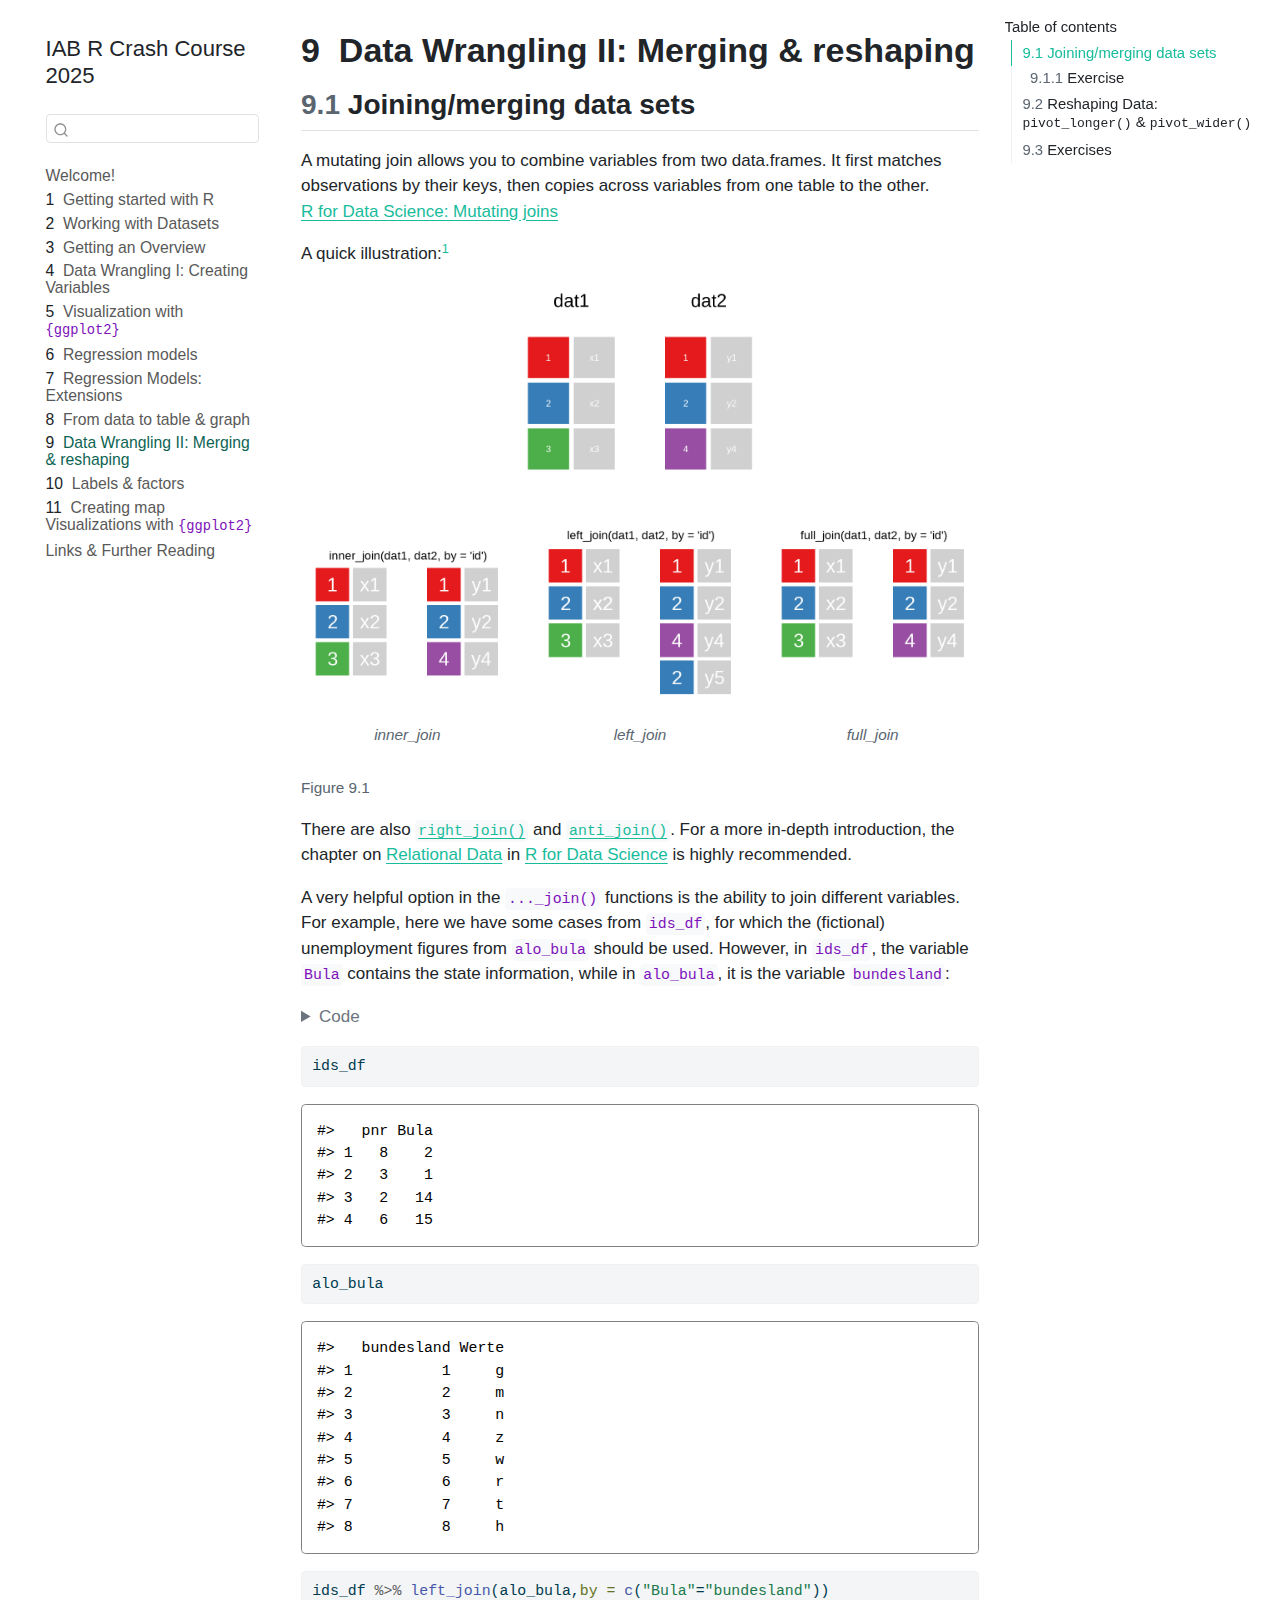
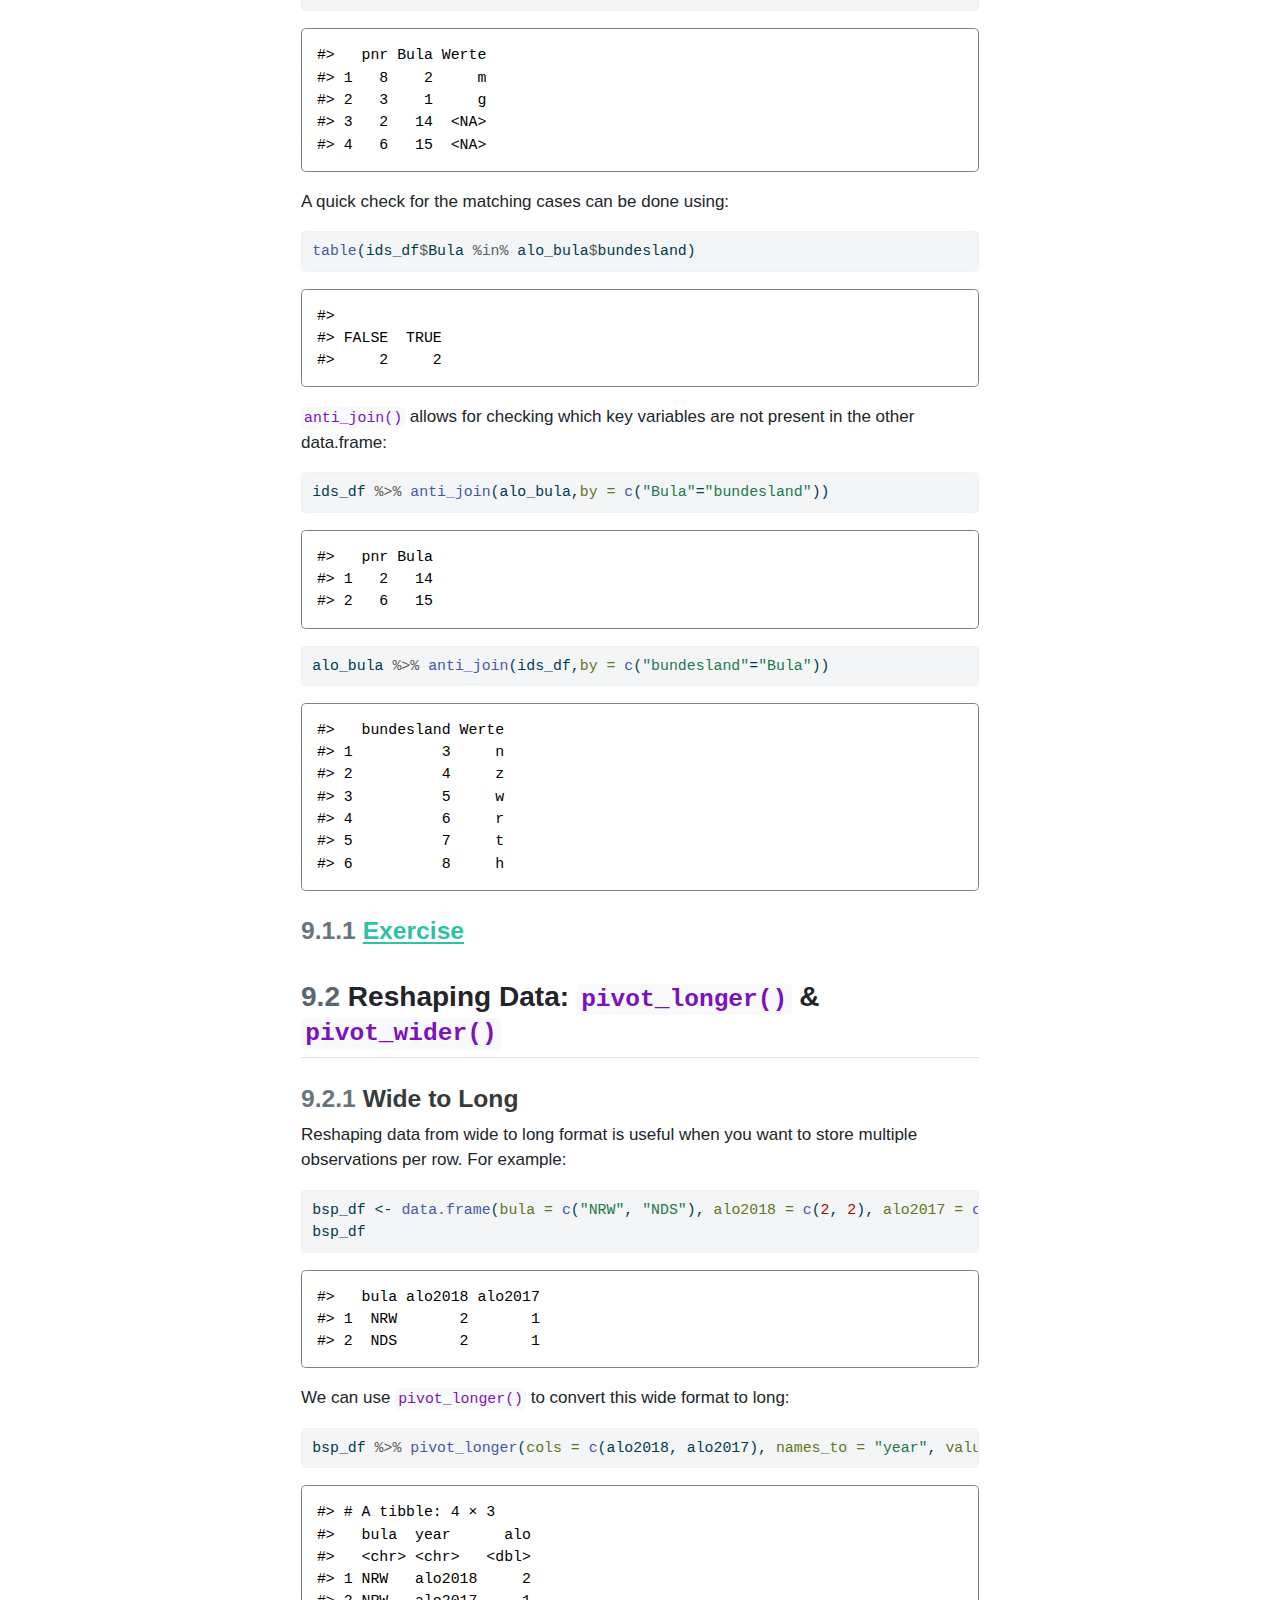
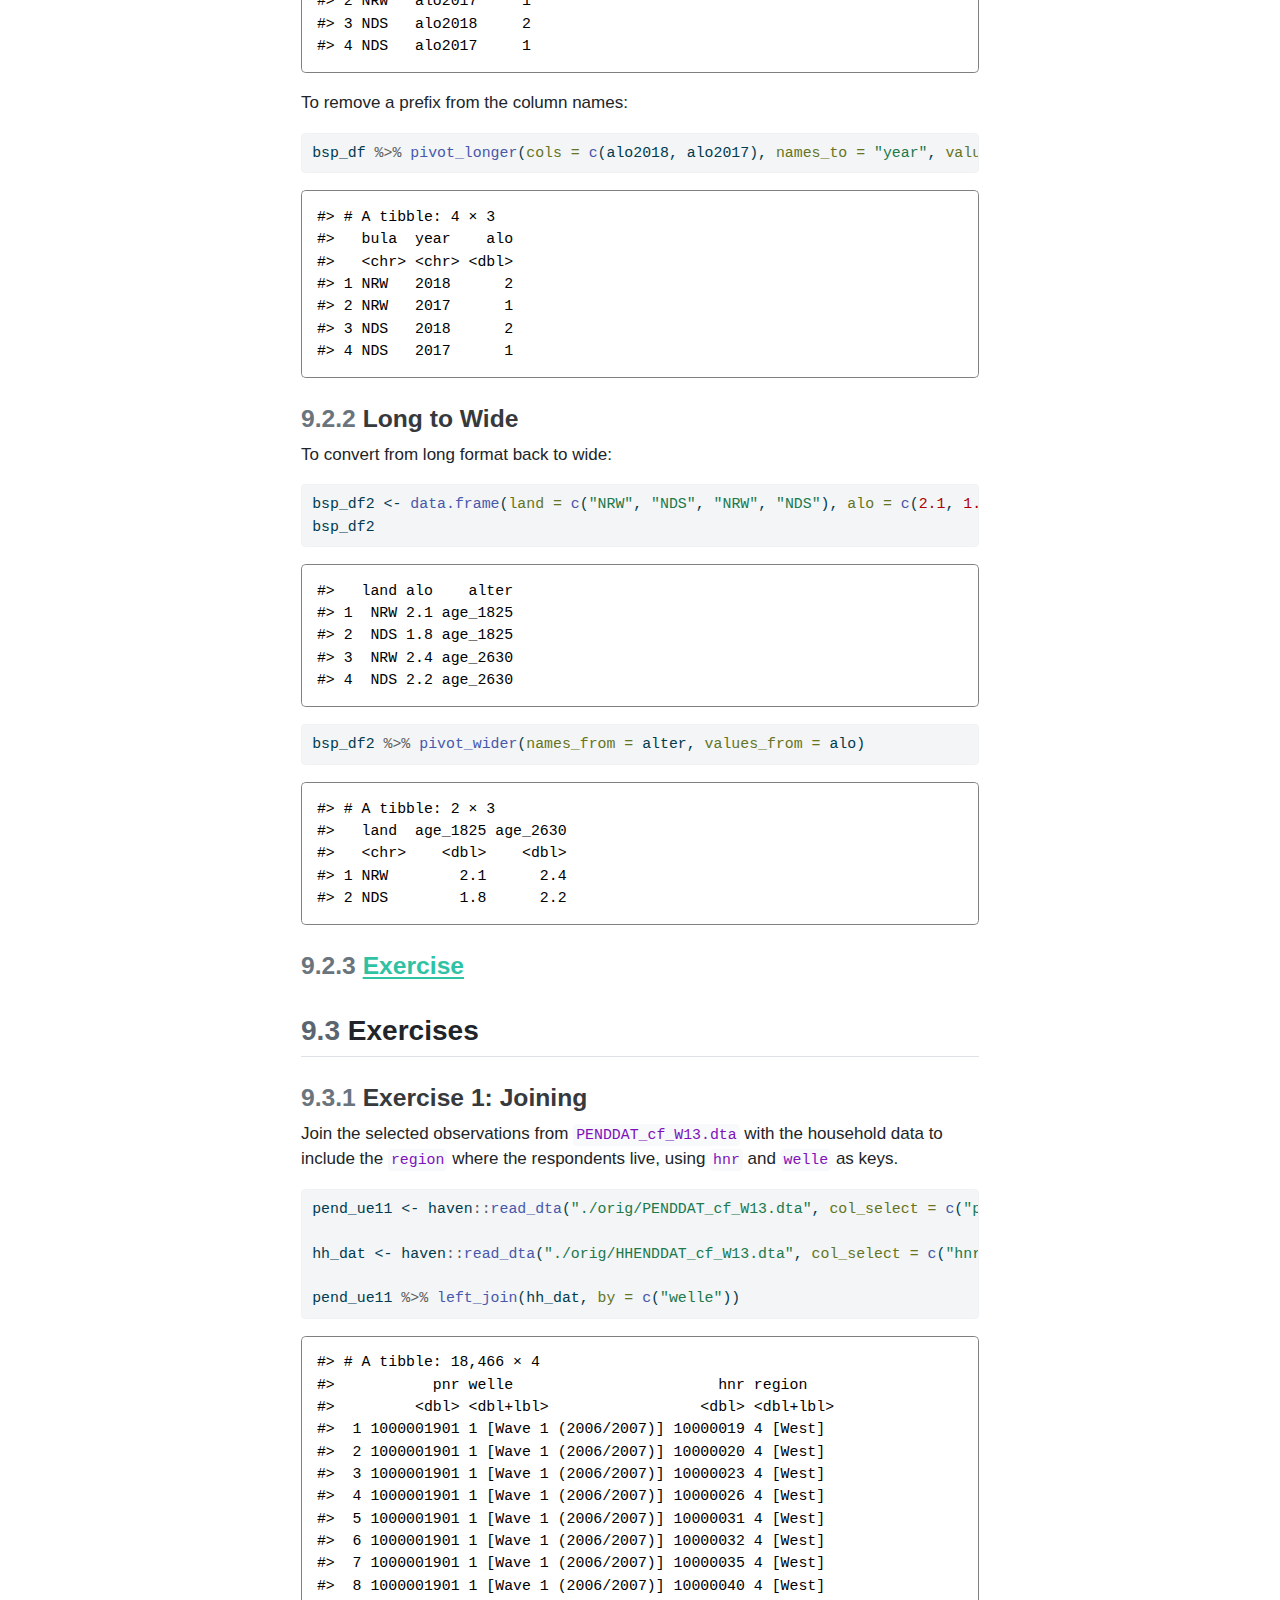
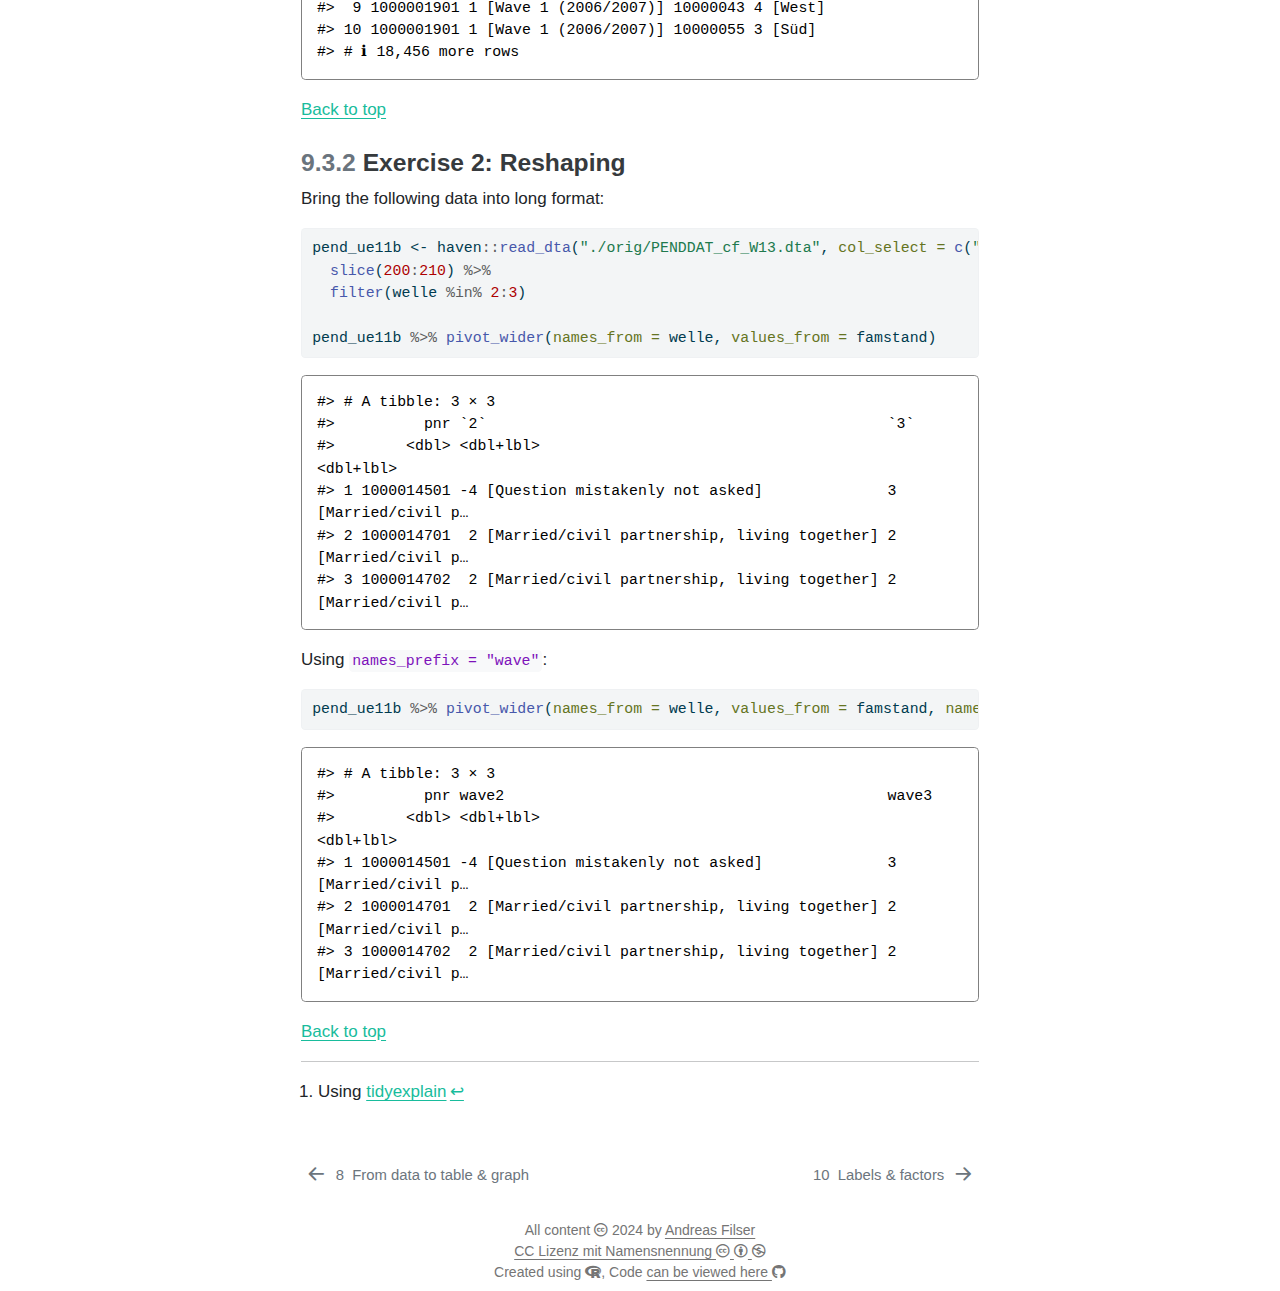
<file: docs/05_merge_pivot.html>
<!DOCTYPE html>
<html xmlns="http://www.w3.org/1999/xhtml" lang="en" xml:lang="en"><head>

<meta charset="utf-8">
<meta name="generator" content="quarto-1.5.56">

<meta name="viewport" content="width=device-width, initial-scale=1.0, user-scalable=yes">


<title>9&nbsp; Data Wrangling II: Merging &amp; reshaping – IAB R Crash Course 2025</title>
<style>
code{white-space: pre-wrap;}
span.smallcaps{font-variant: small-caps;}
div.columns{display: flex; gap: min(4vw, 1.5em);}
div.column{flex: auto; overflow-x: auto;}
div.hanging-indent{margin-left: 1.5em; text-indent: -1.5em;}
ul.task-list{list-style: none;}
ul.task-list li input[type="checkbox"] {
  width: 0.8em;
  margin: 0 0.8em 0.2em -1em; /* quarto-specific, see https://github.com/quarto-dev/quarto-cli/issues/4556 */ 
  vertical-align: middle;
}
/* CSS for syntax highlighting */
pre > code.sourceCode { white-space: pre; position: relative; }
pre > code.sourceCode > span { line-height: 1.25; }
pre > code.sourceCode > span:empty { height: 1.2em; }
.sourceCode { overflow: visible; }
code.sourceCode > span { color: inherit; text-decoration: inherit; }
div.sourceCode { margin: 1em 0; }
pre.sourceCode { margin: 0; }
@media screen {
div.sourceCode { overflow: auto; }
}
@media print {
pre > code.sourceCode { white-space: pre-wrap; }
pre > code.sourceCode > span { display: inline-block; text-indent: -5em; padding-left: 5em; }
}
pre.numberSource code
  { counter-reset: source-line 0; }
pre.numberSource code > span
  { position: relative; left: -4em; counter-increment: source-line; }
pre.numberSource code > span > a:first-child::before
  { content: counter(source-line);
    position: relative; left: -1em; text-align: right; vertical-align: baseline;
    border: none; display: inline-block;
    -webkit-touch-callout: none; -webkit-user-select: none;
    -khtml-user-select: none; -moz-user-select: none;
    -ms-user-select: none; user-select: none;
    padding: 0 4px; width: 4em;
  }
pre.numberSource { margin-left: 3em;  padding-left: 4px; }
div.sourceCode
  {   }
@media screen {
pre > code.sourceCode > span > a:first-child::before { text-decoration: underline; }
}
</style>


<script src="site_libs/quarto-nav/quarto-nav.js"></script>
<script src="site_libs/quarto-nav/headroom.min.js"></script>
<script src="site_libs/clipboard/clipboard.min.js"></script>
<script src="site_libs/quarto-search/autocomplete.umd.js"></script>
<script src="site_libs/quarto-search/fuse.min.js"></script>
<script src="site_libs/quarto-search/quarto-search.js"></script>
<meta name="quarto:offset" content="./">
<link href="./06_labels_factor.html" rel="next">
<link href="./10_raw_to_table.html" rel="prev">
<script src="site_libs/quarto-html/quarto.js"></script>
<script src="site_libs/quarto-html/popper.min.js"></script>
<script src="site_libs/quarto-html/tippy.umd.min.js"></script>
<script src="site_libs/quarto-html/anchor.min.js"></script>
<link href="site_libs/quarto-html/tippy.css" rel="stylesheet">
<link href="site_libs/quarto-html/quarto-syntax-highlighting.css" rel="stylesheet" id="quarto-text-highlighting-styles">
<script src="site_libs/bootstrap/bootstrap.min.js"></script>
<link href="site_libs/bootstrap/bootstrap-icons.css" rel="stylesheet">
<link href="site_libs/bootstrap/bootstrap.min.css" rel="stylesheet" id="quarto-bootstrap" data-mode="light">
<link href="site_libs/quarto-contrib/fontawesome6-1.2.0/all.min.css" rel="stylesheet">
<link href="site_libs/quarto-contrib/fontawesome6-1.2.0/latex-fontsize.css" rel="stylesheet">
<script id="quarto-search-options" type="application/json">{
  "location": "sidebar",
  "copy-button": false,
  "collapse-after": 3,
  "panel-placement": "start",
  "type": "textbox",
  "limit": 50,
  "keyboard-shortcut": [
    "f",
    "/",
    "s"
  ],
  "show-item-context": false,
  "language": {
    "search-no-results-text": "No results",
    "search-matching-documents-text": "matching documents",
    "search-copy-link-title": "Copy link to search",
    "search-hide-matches-text": "Hide additional matches",
    "search-more-match-text": "more match in this document",
    "search-more-matches-text": "more matches in this document",
    "search-clear-button-title": "Clear",
    "search-text-placeholder": "",
    "search-detached-cancel-button-title": "Cancel",
    "search-submit-button-title": "Submit",
    "search-label": "Search"
  }
}</script>


<link rel="stylesheet" href="style.css">
</head>

<body class="nav-sidebar floating">

<div id="quarto-search-results"></div>
  <header id="quarto-header" class="headroom fixed-top">
  <nav class="quarto-secondary-nav">
    <div class="container-fluid d-flex">
      <button type="button" class="quarto-btn-toggle btn" data-bs-toggle="collapse" role="button" data-bs-target=".quarto-sidebar-collapse-item" aria-controls="quarto-sidebar" aria-expanded="false" aria-label="Toggle sidebar navigation" onclick="if (window.quartoToggleHeadroom) { window.quartoToggleHeadroom(); }">
        <i class="bi bi-layout-text-sidebar-reverse"></i>
      </button>
        <nav class="quarto-page-breadcrumbs" aria-label="breadcrumb"><ol class="breadcrumb"><li class="breadcrumb-item"><a href="./05_merge_pivot.html"><span class="chapter-number">9</span>&nbsp; <span class="chapter-title">Data Wrangling II: Merging &amp; reshaping</span></a></li></ol></nav>
        <a class="flex-grow-1" role="navigation" data-bs-toggle="collapse" data-bs-target=".quarto-sidebar-collapse-item" aria-controls="quarto-sidebar" aria-expanded="false" aria-label="Toggle sidebar navigation" onclick="if (window.quartoToggleHeadroom) { window.quartoToggleHeadroom(); }">      
        </a>
      <button type="button" class="btn quarto-search-button" aria-label="Search" onclick="window.quartoOpenSearch();">
        <i class="bi bi-search"></i>
      </button>
    </div>
  </nav>
</header>
<!-- content -->
<div id="quarto-content" class="quarto-container page-columns page-rows-contents page-layout-full">
<!-- sidebar -->
  <nav id="quarto-sidebar" class="sidebar collapse collapse-horizontal quarto-sidebar-collapse-item sidebar-navigation floating overflow-auto">
    <div class="pt-lg-2 mt-2 text-left sidebar-header">
    <div class="sidebar-title mb-0 py-0">
      <a href="./">IAB R Crash Course 2025</a> 
    </div>
      </div>
        <div class="mt-2 flex-shrink-0 align-items-center">
        <div class="sidebar-search">
        <div id="quarto-search" class="" title="Search"></div>
        </div>
        </div>
    <div class="sidebar-menu-container"> 
    <ul class="list-unstyled mt-1">
        <li class="sidebar-item">
  <div class="sidebar-item-container"> 
  <a href="./index.html" class="sidebar-item-text sidebar-link">
 <span class="menu-text">Welcome!</span></a>
  </div>
</li>
        <li class="sidebar-item">
  <div class="sidebar-item-container"> 
  <a href="./01_intro.html" class="sidebar-item-text sidebar-link">
 <span class="menu-text"><span class="chapter-number">1</span>&nbsp; <span class="chapter-title">Getting started with R</span></span></a>
  </div>
</li>
        <li class="sidebar-item">
  <div class="sidebar-item-container"> 
  <a href="./02_intro.html" class="sidebar-item-text sidebar-link">
 <span class="menu-text"><span class="chapter-number">2</span>&nbsp; <span class="chapter-title">Working with Datasets</span></span></a>
  </div>
</li>
        <li class="sidebar-item">
  <div class="sidebar-item-container"> 
  <a href="./03_desc.html" class="sidebar-item-text sidebar-link">
 <span class="menu-text"><span class="chapter-number">3</span>&nbsp; <span class="chapter-title">Getting an Overview</span></span></a>
  </div>
</li>
        <li class="sidebar-item">
  <div class="sidebar-item-container"> 
  <a href="./04_data_wrangle.html" class="sidebar-item-text sidebar-link">
 <span class="menu-text"><span class="chapter-number">4</span>&nbsp; <span class="chapter-title">Data Wrangling I: Creating Variables</span></span></a>
  </div>
</li>
        <li class="sidebar-item">
  <div class="sidebar-item-container"> 
  <a href="./07_viz_translated.html" class="sidebar-item-text sidebar-link">
 <span class="menu-text"><span class="chapter-number">5</span>&nbsp; <span class="chapter-title">Visualization with <code>{ggplot2}</code></span></span></a>
  </div>
</li>
        <li class="sidebar-item">
  <div class="sidebar-item-container"> 
  <a href="./09_reg.html" class="sidebar-item-text sidebar-link">
 <span class="menu-text"><span class="chapter-number">6</span>&nbsp; <span class="chapter-title">Regression models</span></span></a>
  </div>
</li>
        <li class="sidebar-item">
  <div class="sidebar-item-container"> 
  <a href="./09_reg2.html" class="sidebar-item-text sidebar-link">
 <span class="menu-text"><span class="chapter-number">7</span>&nbsp; <span class="chapter-title">Regression Models: Extensions</span></span></a>
  </div>
</li>
        <li class="sidebar-item">
  <div class="sidebar-item-container"> 
  <a href="./10_raw_to_table.html" class="sidebar-item-text sidebar-link">
 <span class="menu-text"><span class="chapter-number">8</span>&nbsp; <span class="chapter-title">From data to table &amp; graph</span></span></a>
  </div>
</li>
        <li class="sidebar-item">
  <div class="sidebar-item-container"> 
  <a href="./05_merge_pivot.html" class="sidebar-item-text sidebar-link active">
 <span class="menu-text"><span class="chapter-number">9</span>&nbsp; <span class="chapter-title">Data Wrangling II: Merging &amp; reshaping</span></span></a>
  </div>
</li>
        <li class="sidebar-item">
  <div class="sidebar-item-container"> 
  <a href="./06_labels_factor.html" class="sidebar-item-text sidebar-link">
 <span class="menu-text"><span class="chapter-number">10</span>&nbsp; <span class="chapter-title">Labels &amp; factors</span></span></a>
  </div>
</li>
        <li class="sidebar-item">
  <div class="sidebar-item-container"> 
  <a href="./15_map.html" class="sidebar-item-text sidebar-link">
 <span class="menu-text"><span class="chapter-number">11</span>&nbsp; <span class="chapter-title">Creating map Visualizations with <code>{ggplot2}</code></span></span></a>
  </div>
</li>
        <li class="sidebar-item">
  <div class="sidebar-item-container"> 
  <a href="./references_translated.html" class="sidebar-item-text sidebar-link">
 <span class="menu-text">Links &amp; Further Reading</span></a>
  </div>
</li>
    </ul>
    </div>
</nav>
<div id="quarto-sidebar-glass" class="quarto-sidebar-collapse-item" data-bs-toggle="collapse" data-bs-target=".quarto-sidebar-collapse-item"></div>
<!-- margin-sidebar -->
    <div id="quarto-margin-sidebar" class="sidebar margin-sidebar">
        <nav id="TOC" role="doc-toc" class="toc-active">
    <h2 id="toc-title">Table of contents</h2>
   
  <ul>
  <li><a href="#join" id="toc-join" class="nav-link active" data-scroll-target="#join"><span class="header-section-number">9.1</span> Joining/merging data sets</a>
  <ul class="collapse">
  <li><a href="#uejoin" id="toc-uejoin" class="nav-link" data-scroll-target="#uejoin"><span class="header-section-number">9.1.1</span> Exercise</a></li>
  </ul></li>
  <li><a href="#reshaping-data-pivot_longer-pivot_wider" id="toc-reshaping-data-pivot_longer-pivot_wider" class="nav-link" data-scroll-target="#reshaping-data-pivot_longer-pivot_wider"><span class="header-section-number">9.2</span> Reshaping Data: <code>pivot_longer()</code> &amp; <code>pivot_wider()</code></a>
  <ul class="collapse">
  <li><a href="#wide-to-long" id="toc-wide-to-long" class="nav-link" data-scroll-target="#wide-to-long"><span class="header-section-number">9.2.1</span> Wide to Long</a></li>
  <li><a href="#long-to-wide" id="toc-long-to-wide" class="nav-link" data-scroll-target="#long-to-wide"><span class="header-section-number">9.2.2</span> Long to Wide</a></li>
  <li><a href="#uepivot" id="toc-uepivot" class="nav-link" data-scroll-target="#uepivot"><span class="header-section-number">9.2.3</span> Exercise</a></li>
  </ul></li>
  <li><a href="#exercises" id="toc-exercises" class="nav-link" data-scroll-target="#exercises"><span class="header-section-number">9.3</span> Exercises</a>
  <ul class="collapse">
  <li><a href="#join_ue" id="toc-join_ue" class="nav-link" data-scroll-target="#join_ue"><span class="header-section-number">9.3.1</span> Exercise 1: Joining</a></li>
  <li><a href="#pivot_ue" id="toc-pivot_ue" class="nav-link" data-scroll-target="#pivot_ue"><span class="header-section-number">9.3.2</span> Exercise 2: Reshaping</a></li>
  </ul></li>
  </ul>
</nav>
    </div>
<!-- main -->
<main class="content column-body" id="quarto-document-content">

<header id="title-block-header" class="quarto-title-block default">
<div class="quarto-title">
<h1 class="title"><span id="wrang3" class="quarto-section-identifier"><span class="chapter-number">9</span>&nbsp; <span class="chapter-title">Data Wrangling II: Merging &amp; reshaping</span></span></h1>
</div>



<div class="quarto-title-meta column-body">

    
  
    
  </div>
  


</header>


<section id="join" class="level2" data-number="9.1">
<h2 data-number="9.1" class="anchored" data-anchor-id="join"><span class="header-section-number">9.1</span> Joining/merging data sets</h2>
<p>A mutating join allows you to combine variables from two data.frames. It first matches observations by their keys, then copies across variables from one table to the other.<br>
<a href="http://r4ds.had.co.nz/relational-data.html#mutating-joins">R for Data Science: Mutating joins</a></p>
<p>A quick illustration:<a href="#fn1" class="footnote-ref" id="fnref1" role="doc-noteref"><sup>1</sup></a></p>
<div class="cell" data-layout-align="center">
<div class="cell-output-display">
<div class="quarto-figure quarto-figure-center">
<figure class="figure">
<p><img src="05_merge_pivot_files/figure-html/intial-dfs-1.png" class="img-fluid quarto-figure quarto-figure-center figure-img" style="width:40.0%"></p>
</figure>
</div>
</div>
</div>
<!-- <img src="pic/static/png/original-dfs.png" width="480px" /> -->
<div id="fig-elephants" class="quarto-layout-panel">
<figure class="quarto-float quarto-float-fig figure">
<div aria-describedby="fig-elephants-caption-0ceaefa1-69ba-4598-a22c-09a6ac19f8ca">
<div class="quarto-layout-row">
<div class="quarto-layout-cell" style="flex-basis: 33.3%;justify-content: flex-start;">
<div class="quarto-figure quarto-figure-center">
<figure class="figure">
<p><img src="pic/inner-join.gif" class="img-fluid figure-img" width="200"></p>
<figcaption>inner_join</figcaption>
</figure>
</div>
</div>
<div class="quarto-layout-cell" style="flex-basis: 33.3%;justify-content: flex-start;">
<div class="quarto-figure quarto-figure-center">
<figure class="figure">
<p><img src="pic/left-join-extra.gif" class="img-fluid figure-img" width="200"></p>
<figcaption>left_join</figcaption>
</figure>
</div>
</div>
<div class="quarto-layout-cell" style="flex-basis: 33.3%;justify-content: flex-start;">
<div class="quarto-figure quarto-figure-center">
<figure class="figure">
<p><img src="pic/full-join.gif" class="img-fluid figure-img" width="200"></p>
<figcaption>full_join</figcaption>
</figure>
</div>
</div>
</div>
<div class="quarto-layout-row">
<div class="quarto-layout-cell" style="flex-basis: 33.3%;justify-content: flex-start;">
<!-- join variants -->
</div>
</div>
</div>
<figcaption class="quarto-float-caption-bottom quarto-float-caption quarto-float-fig quarto-uncaptioned" id="fig-elephants-caption-0ceaefa1-69ba-4598-a22c-09a6ac19f8ca">
Figure&nbsp;9.1
</figcaption>
</figure>
</div>
<!-- ![](pic/anti-join.gif) -->
<!-- ![](pic/right-join.gif) -->
<p>There are also <a href="https://dplyr.tidyverse.org/reference/mutate-joins.html"><code>right_join()</code></a> and <a href="https://dplyr.tidyverse.org/reference/filter-joins.html"><code>anti_join()</code></a>. For a more in-depth introduction, the chapter on <a href="https://r4ds.had.co.nz/relational-data.html#relational-data">Relational Data</a> in <a href="https://r4ds.had.co.nz/">R for Data Science</a> is highly recommended.</p>
<p>A very helpful option in the <code>..._join()</code> functions is the ability to join different variables. For example, here we have some cases from <code>ids_df</code>, for which the (fictional) unemployment figures from <code>alo_bula</code> should be used. However, in <code>ids_df</code>, the variable <code>Bula</code> contains the state information, while in <code>alo_bula</code>, it is the variable <code>bundesland</code>:</p>
<div class="cell">
<details class="code-fold">
<summary>Code</summary>
<div class="sourceCode cell-code" id="cb1"><pre class="sourceCode r code-with-copy"><code class="sourceCode r"><span id="cb1-1"><a href="#cb1-1" aria-hidden="true" tabindex="-1"></a>ids_df <span class="ot">&lt;-</span>  <span class="fu">data.frame</span>(<span class="at">pnr =</span> <span class="fu">sample</span>(<span class="dv">1</span><span class="sc">:</span><span class="dv">9</span>,<span class="dv">4</span>),</span>
<span id="cb1-2"><a href="#cb1-2" aria-hidden="true" tabindex="-1"></a>                       <span class="at">Bula =</span> <span class="fu">c</span>(<span class="dv">2</span>,<span class="dv">1</span>,<span class="dv">14</span>,<span class="dv">15</span>))</span>
<span id="cb1-3"><a href="#cb1-3" aria-hidden="true" tabindex="-1"></a></span>
<span id="cb1-4"><a href="#cb1-4" aria-hidden="true" tabindex="-1"></a><span class="fu">set.seed</span>(<span class="dv">90459</span>)</span>
<span id="cb1-5"><a href="#cb1-5" aria-hidden="true" tabindex="-1"></a>alo_bula <span class="ot">&lt;-</span> <span class="fu">data.frame</span>(<span class="at">bundesland =</span> <span class="fu">seq</span>(<span class="dv">1</span><span class="sc">:</span><span class="dv">8</span>),</span>
<span id="cb1-6"><a href="#cb1-6" aria-hidden="true" tabindex="-1"></a>                       <span class="at">Werte =</span> <span class="fu">sample</span>(letters,<span class="at">size =</span> <span class="dv">8</span>) <span class="co"># mit sample() kann eine zufällige Auswahl getroffen werden </span></span>
<span id="cb1-7"><a href="#cb1-7" aria-hidden="true" tabindex="-1"></a>                       )</span></code><button title="Copy to Clipboard" class="code-copy-button"><i class="bi"></i></button></pre></div>
</details>
</div>
<div class="cell">
<div class="sourceCode cell-code" id="cb2"><pre class="sourceCode r code-with-copy"><code class="sourceCode r"><span id="cb2-1"><a href="#cb2-1" aria-hidden="true" tabindex="-1"></a>ids_df</span></code><button title="Copy to Clipboard" class="code-copy-button"><i class="bi"></i></button></pre></div>
<div class="cell-output cell-output-stdout">
<pre><code>#&gt;   pnr Bula
#&gt; 1   8    2
#&gt; 2   3    1
#&gt; 3   2   14
#&gt; 4   6   15</code></pre>
</div>
<div class="sourceCode cell-code" id="cb4"><pre class="sourceCode r code-with-copy"><code class="sourceCode r"><span id="cb4-1"><a href="#cb4-1" aria-hidden="true" tabindex="-1"></a>alo_bula</span></code><button title="Copy to Clipboard" class="code-copy-button"><i class="bi"></i></button></pre></div>
<div class="cell-output cell-output-stdout">
<pre><code>#&gt;   bundesland Werte
#&gt; 1          1     g
#&gt; 2          2     m
#&gt; 3          3     n
#&gt; 4          4     z
#&gt; 5          5     w
#&gt; 6          6     r
#&gt; 7          7     t
#&gt; 8          8     h</code></pre>
</div>
<div class="sourceCode cell-code" id="cb6"><pre class="sourceCode r code-with-copy"><code class="sourceCode r"><span id="cb6-1"><a href="#cb6-1" aria-hidden="true" tabindex="-1"></a>ids_df <span class="sc">%&gt;%</span> <span class="fu">left_join</span>(alo_bula,<span class="at">by =</span> <span class="fu">c</span>(<span class="st">"Bula"</span><span class="ot">=</span><span class="st">"bundesland"</span>))</span></code><button title="Copy to Clipboard" class="code-copy-button"><i class="bi"></i></button></pre></div>
<div class="cell-output cell-output-stdout">
<pre><code>#&gt;   pnr Bula Werte
#&gt; 1   8    2     m
#&gt; 2   3    1     g
#&gt; 3   2   14  &lt;NA&gt;
#&gt; 4   6   15  &lt;NA&gt;</code></pre>
</div>
</div>
<p>A quick check for the matching cases can be done using:</p>
<div class="cell">
<div class="sourceCode cell-code" id="cb8"><pre class="sourceCode r code-with-copy"><code class="sourceCode r"><span id="cb8-1"><a href="#cb8-1" aria-hidden="true" tabindex="-1"></a><span class="fu">table</span>(ids_df<span class="sc">$</span>Bula <span class="sc">%in%</span> alo_bula<span class="sc">$</span>bundesland)</span></code><button title="Copy to Clipboard" class="code-copy-button"><i class="bi"></i></button></pre></div>
<div class="cell-output cell-output-stdout">
<pre><code>#&gt; 
#&gt; FALSE  TRUE 
#&gt;     2     2</code></pre>
</div>
</div>
<p><code>anti_join()</code> allows for checking which key variables are not present in the other data.frame:</p>
<div class="cell">
<div class="sourceCode cell-code" id="cb10"><pre class="sourceCode r code-with-copy"><code class="sourceCode r"><span id="cb10-1"><a href="#cb10-1" aria-hidden="true" tabindex="-1"></a>ids_df <span class="sc">%&gt;%</span> <span class="fu">anti_join</span>(alo_bula,<span class="at">by =</span> <span class="fu">c</span>(<span class="st">"Bula"</span><span class="ot">=</span><span class="st">"bundesland"</span>))</span></code><button title="Copy to Clipboard" class="code-copy-button"><i class="bi"></i></button></pre></div>
<div class="cell-output cell-output-stdout">
<pre><code>#&gt;   pnr Bula
#&gt; 1   2   14
#&gt; 2   6   15</code></pre>
</div>
<div class="sourceCode cell-code" id="cb12"><pre class="sourceCode r code-with-copy"><code class="sourceCode r"><span id="cb12-1"><a href="#cb12-1" aria-hidden="true" tabindex="-1"></a>alo_bula <span class="sc">%&gt;%</span> <span class="fu">anti_join</span>(ids_df,<span class="at">by =</span> <span class="fu">c</span>(<span class="st">"bundesland"</span><span class="ot">=</span><span class="st">"Bula"</span>))</span></code><button title="Copy to Clipboard" class="code-copy-button"><i class="bi"></i></button></pre></div>
<div class="cell-output cell-output-stdout">
<pre><code>#&gt;   bundesland Werte
#&gt; 1          3     n
#&gt; 2          4     z
#&gt; 3          5     w
#&gt; 4          6     r
#&gt; 5          7     t
#&gt; 6          8     h</code></pre>
</div>
</div>
<section id="uejoin" class="level3" data-number="9.1.1">
<h3 data-number="9.1.1" class="anchored" data-anchor-id="uejoin"><span class="header-section-number">9.1.1</span> <a href="#join_ue">Exercise</a></h3>
</section>
</section>
<section id="reshaping-data-pivot_longer-pivot_wider" class="level2" data-number="9.2">
<h2 data-number="9.2" class="anchored" data-anchor-id="reshaping-data-pivot_longer-pivot_wider"><span class="header-section-number">9.2</span> Reshaping Data: <code>pivot_longer()</code> &amp; <code>pivot_wider()</code></h2>
<section id="wide-to-long" class="level3" data-number="9.2.1">
<h3 data-number="9.2.1" class="anchored" data-anchor-id="wide-to-long"><span class="header-section-number">9.2.1</span> Wide to Long</h3>
<p>Reshaping data from wide to long format is useful when you want to store multiple observations per row. For example:</p>
<div class="cell">
<div class="sourceCode cell-code" id="cb14"><pre class="sourceCode r code-with-copy"><code class="sourceCode r"><span id="cb14-1"><a href="#cb14-1" aria-hidden="true" tabindex="-1"></a>bsp_df <span class="ot">&lt;-</span> <span class="fu">data.frame</span>(<span class="at">bula =</span> <span class="fu">c</span>(<span class="st">"NRW"</span>, <span class="st">"NDS"</span>), <span class="at">alo2018 =</span> <span class="fu">c</span>(<span class="dv">2</span>, <span class="dv">2</span>), <span class="at">alo2017 =</span> <span class="fu">c</span>(<span class="dv">1</span>, <span class="dv">1</span>))</span>
<span id="cb14-2"><a href="#cb14-2" aria-hidden="true" tabindex="-1"></a>bsp_df</span></code><button title="Copy to Clipboard" class="code-copy-button"><i class="bi"></i></button></pre></div>
<div class="cell-output cell-output-stdout">
<pre><code>#&gt;   bula alo2018 alo2017
#&gt; 1  NRW       2       1
#&gt; 2  NDS       2       1</code></pre>
</div>
</div>
<p>We can use <code>pivot_longer()</code> to convert this wide format to long:</p>
<div class="cell">
<div class="sourceCode cell-code" id="cb16"><pre class="sourceCode r code-with-copy"><code class="sourceCode r"><span id="cb16-1"><a href="#cb16-1" aria-hidden="true" tabindex="-1"></a>bsp_df <span class="sc">%&gt;%</span> <span class="fu">pivot_longer</span>(<span class="at">cols =</span> <span class="fu">c</span>(alo2018, alo2017), <span class="at">names_to =</span> <span class="st">"year"</span>, <span class="at">values_to =</span> <span class="st">"alo"</span>)</span></code><button title="Copy to Clipboard" class="code-copy-button"><i class="bi"></i></button></pre></div>
<div class="cell-output cell-output-stdout">
<pre><code>#&gt; # A tibble: 4 × 3
#&gt;   bula  year      alo
#&gt;   &lt;chr&gt; &lt;chr&gt;   &lt;dbl&gt;
#&gt; 1 NRW   alo2018     2
#&gt; 2 NRW   alo2017     1
#&gt; 3 NDS   alo2018     2
#&gt; 4 NDS   alo2017     1</code></pre>
</div>
</div>
<p>To remove a prefix from the column names:</p>
<div class="cell">
<div class="sourceCode cell-code" id="cb18"><pre class="sourceCode r code-with-copy"><code class="sourceCode r"><span id="cb18-1"><a href="#cb18-1" aria-hidden="true" tabindex="-1"></a>bsp_df <span class="sc">%&gt;%</span> <span class="fu">pivot_longer</span>(<span class="at">cols =</span> <span class="fu">c</span>(alo2018, alo2017), <span class="at">names_to =</span> <span class="st">"year"</span>, <span class="at">values_to =</span> <span class="st">"alo"</span>, <span class="at">names_prefix =</span> <span class="st">"alo"</span>)</span></code><button title="Copy to Clipboard" class="code-copy-button"><i class="bi"></i></button></pre></div>
<div class="cell-output cell-output-stdout">
<pre><code>#&gt; # A tibble: 4 × 3
#&gt;   bula  year    alo
#&gt;   &lt;chr&gt; &lt;chr&gt; &lt;dbl&gt;
#&gt; 1 NRW   2018      2
#&gt; 2 NRW   2017      1
#&gt; 3 NDS   2018      2
#&gt; 4 NDS   2017      1</code></pre>
</div>
</div>
</section>
<section id="long-to-wide" class="level3" data-number="9.2.2">
<h3 data-number="9.2.2" class="anchored" data-anchor-id="long-to-wide"><span class="header-section-number">9.2.2</span> Long to Wide</h3>
<p>To convert from long format back to wide:</p>
<div class="cell">
<div class="sourceCode cell-code" id="cb20"><pre class="sourceCode r code-with-copy"><code class="sourceCode r"><span id="cb20-1"><a href="#cb20-1" aria-hidden="true" tabindex="-1"></a>bsp_df2 <span class="ot">&lt;-</span> <span class="fu">data.frame</span>(<span class="at">land =</span> <span class="fu">c</span>(<span class="st">"NRW"</span>, <span class="st">"NDS"</span>, <span class="st">"NRW"</span>, <span class="st">"NDS"</span>), <span class="at">alo =</span> <span class="fu">c</span>(<span class="fl">2.1</span>, <span class="fl">1.8</span>, <span class="fl">2.4</span>, <span class="fl">2.2</span>), <span class="at">alter =</span> <span class="fu">c</span>(<span class="st">"age_1825"</span>, <span class="st">"age_1825"</span>, <span class="st">"age_2630"</span>, <span class="st">"age_2630"</span>))</span>
<span id="cb20-2"><a href="#cb20-2" aria-hidden="true" tabindex="-1"></a>bsp_df2</span></code><button title="Copy to Clipboard" class="code-copy-button"><i class="bi"></i></button></pre></div>
<div class="cell-output cell-output-stdout">
<pre><code>#&gt;   land alo    alter
#&gt; 1  NRW 2.1 age_1825
#&gt; 2  NDS 1.8 age_1825
#&gt; 3  NRW 2.4 age_2630
#&gt; 4  NDS 2.2 age_2630</code></pre>
</div>
</div>
<div class="cell">
<div class="sourceCode cell-code" id="cb22"><pre class="sourceCode r code-with-copy"><code class="sourceCode r"><span id="cb22-1"><a href="#cb22-1" aria-hidden="true" tabindex="-1"></a>bsp_df2 <span class="sc">%&gt;%</span> <span class="fu">pivot_wider</span>(<span class="at">names_from =</span> alter, <span class="at">values_from =</span> alo)</span></code><button title="Copy to Clipboard" class="code-copy-button"><i class="bi"></i></button></pre></div>
<div class="cell-output cell-output-stdout">
<pre><code>#&gt; # A tibble: 2 × 3
#&gt;   land  age_1825 age_2630
#&gt;   &lt;chr&gt;    &lt;dbl&gt;    &lt;dbl&gt;
#&gt; 1 NRW        2.1      2.4
#&gt; 2 NDS        1.8      2.2</code></pre>
</div>
</div>
</section>
<section id="uepivot" class="level3" data-number="9.2.3">
<h3 data-number="9.2.3" class="anchored" data-anchor-id="uepivot"><span class="header-section-number">9.2.3</span> <a href="#pivot_ue">Exercise</a></h3>
</section>
</section>
<section id="exercises" class="level2" data-number="9.3">
<h2 data-number="9.3" class="anchored" data-anchor-id="exercises"><span class="header-section-number">9.3</span> Exercises</h2>
<section id="join_ue" class="level3" data-number="9.3.1">
<h3 data-number="9.3.1" class="anchored" data-anchor-id="join_ue"><span class="header-section-number">9.3.1</span> Exercise 1: Joining</h3>
<p>Join the selected observations from <code>PENDDAT_cf_W13.dta</code> with the household data to include the <code>region</code> where the respondents live, using <code>hnr</code> and <code>welle</code> as keys.</p>
<div class="cell">
<div class="sourceCode cell-code" id="cb24"><pre class="sourceCode r code-with-copy"><code class="sourceCode r"><span id="cb24-1"><a href="#cb24-1" aria-hidden="true" tabindex="-1"></a>pend_ue11 <span class="ot">&lt;-</span> haven<span class="sc">::</span><span class="fu">read_dta</span>(<span class="st">"./orig/PENDDAT_cf_W13.dta"</span>, <span class="at">col_select =</span> <span class="fu">c</span>(<span class="st">"pnr"</span>, <span class="st">"welle"</span>)) <span class="sc">%&gt;%</span> <span class="fu">slice</span>(<span class="dv">1</span><span class="sc">:</span><span class="dv">10</span>)</span>
<span id="cb24-2"><a href="#cb24-2" aria-hidden="true" tabindex="-1"></a></span>
<span id="cb24-3"><a href="#cb24-3" aria-hidden="true" tabindex="-1"></a>hh_dat <span class="ot">&lt;-</span> haven<span class="sc">::</span><span class="fu">read_dta</span>(<span class="st">"./orig/HHENDDAT_cf_W13.dta"</span>, <span class="at">col_select =</span> <span class="fu">c</span>(<span class="st">"hnr"</span>, <span class="st">"welle"</span>, <span class="st">"region"</span>))</span>
<span id="cb24-4"><a href="#cb24-4" aria-hidden="true" tabindex="-1"></a></span>
<span id="cb24-5"><a href="#cb24-5" aria-hidden="true" tabindex="-1"></a>pend_ue11 <span class="sc">%&gt;%</span> <span class="fu">left_join</span>(hh_dat, <span class="at">by =</span> <span class="fu">c</span>(<span class="st">"welle"</span>))</span></code><button title="Copy to Clipboard" class="code-copy-button"><i class="bi"></i></button></pre></div>
<div class="cell-output cell-output-stdout">
<pre><code>#&gt; # A tibble: 18,466 × 4
#&gt;           pnr welle                       hnr region   
#&gt;         &lt;dbl&gt; &lt;dbl+lbl&gt;                 &lt;dbl&gt; &lt;dbl+lbl&gt;
#&gt;  1 1000001901 1 [Wave 1 (2006/2007)] 10000019 4 [West] 
#&gt;  2 1000001901 1 [Wave 1 (2006/2007)] 10000020 4 [West] 
#&gt;  3 1000001901 1 [Wave 1 (2006/2007)] 10000023 4 [West] 
#&gt;  4 1000001901 1 [Wave 1 (2006/2007)] 10000026 4 [West] 
#&gt;  5 1000001901 1 [Wave 1 (2006/2007)] 10000031 4 [West] 
#&gt;  6 1000001901 1 [Wave 1 (2006/2007)] 10000032 4 [West] 
#&gt;  7 1000001901 1 [Wave 1 (2006/2007)] 10000035 4 [West] 
#&gt;  8 1000001901 1 [Wave 1 (2006/2007)] 10000040 4 [West] 
#&gt;  9 1000001901 1 [Wave 1 (2006/2007)] 10000043 4 [West] 
#&gt; 10 1000001901 1 [Wave 1 (2006/2007)] 10000055 3 [Süd]  
#&gt; # ℹ 18,456 more rows</code></pre>
</div>
</div>
<p><a href="#uejoin">Back to top</a></p>
</section>
<section id="pivot_ue" class="level3" data-number="9.3.2">
<h3 data-number="9.3.2" class="anchored" data-anchor-id="pivot_ue"><span class="header-section-number">9.3.2</span> Exercise 2: Reshaping</h3>
<p>Bring the following data into long format:</p>
<div class="cell">
<div class="sourceCode cell-code" id="cb26"><pre class="sourceCode r code-with-copy"><code class="sourceCode r"><span id="cb26-1"><a href="#cb26-1" aria-hidden="true" tabindex="-1"></a>pend_ue11b <span class="ot">&lt;-</span> haven<span class="sc">::</span><span class="fu">read_dta</span>(<span class="st">"./orig/PENDDAT_cf_W13.dta"</span>, <span class="at">col_select =</span> <span class="fu">c</span>(<span class="st">"pnr"</span>, <span class="st">"welle"</span>, <span class="st">"famstand"</span>)) <span class="sc">%&gt;%</span></span>
<span id="cb26-2"><a href="#cb26-2" aria-hidden="true" tabindex="-1"></a>  <span class="fu">slice</span>(<span class="dv">200</span><span class="sc">:</span><span class="dv">210</span>) <span class="sc">%&gt;%</span></span>
<span id="cb26-3"><a href="#cb26-3" aria-hidden="true" tabindex="-1"></a>  <span class="fu">filter</span>(welle <span class="sc">%in%</span> <span class="dv">2</span><span class="sc">:</span><span class="dv">3</span>)</span>
<span id="cb26-4"><a href="#cb26-4" aria-hidden="true" tabindex="-1"></a></span>
<span id="cb26-5"><a href="#cb26-5" aria-hidden="true" tabindex="-1"></a>pend_ue11b <span class="sc">%&gt;%</span> <span class="fu">pivot_wider</span>(<span class="at">names_from =</span> welle, <span class="at">values_from =</span> famstand)</span></code><button title="Copy to Clipboard" class="code-copy-button"><i class="bi"></i></button></pre></div>
<div class="cell-output cell-output-stdout">
<pre><code>#&gt; # A tibble: 3 × 3
#&gt;          pnr `2`                                             `3`                
#&gt;        &lt;dbl&gt; &lt;dbl+lbl&gt;                                       &lt;dbl+lbl&gt;          
#&gt; 1 1000014501 -4 [Question mistakenly not asked]              3 [Married/civil p…
#&gt; 2 1000014701  2 [Married/civil partnership, living together] 2 [Married/civil p…
#&gt; 3 1000014702  2 [Married/civil partnership, living together] 2 [Married/civil p…</code></pre>
</div>
</div>
<p>Using <code>names_prefix = "wave"</code>:</p>
<div class="cell">
<div class="sourceCode cell-code" id="cb28"><pre class="sourceCode r code-with-copy"><code class="sourceCode r"><span id="cb28-1"><a href="#cb28-1" aria-hidden="true" tabindex="-1"></a>pend_ue11b <span class="sc">%&gt;%</span> <span class="fu">pivot_wider</span>(<span class="at">names_from =</span> welle, <span class="at">values_from =</span> famstand, <span class="at">names_prefix =</span> <span class="st">"wave"</span>)</span></code><button title="Copy to Clipboard" class="code-copy-button"><i class="bi"></i></button></pre></div>
<div class="cell-output cell-output-stdout">
<pre><code>#&gt; # A tibble: 3 × 3
#&gt;          pnr wave2                                           wave3              
#&gt;        &lt;dbl&gt; &lt;dbl+lbl&gt;                                       &lt;dbl+lbl&gt;          
#&gt; 1 1000014501 -4 [Question mistakenly not asked]              3 [Married/civil p…
#&gt; 2 1000014701  2 [Married/civil partnership, living together] 2 [Married/civil p…
#&gt; 3 1000014702  2 [Married/civil partnership, living together] 2 [Married/civil p…</code></pre>
</div>
</div>
<p><a href="#uepivot">Back to top</a></p>


</section>
</section>
<section id="footnotes" class="footnotes footnotes-end-of-document" role="doc-endnotes">
<hr>
<ol>
<li id="fn1"><p>Using <a href="https://github.com/gadenbuie/tidyexplain">tidyexplain</a><a href="#fnref1" class="footnote-back" role="doc-backlink">↩︎</a></p></li>
</ol>
</section>

</main> <!-- /main -->
<script id="quarto-html-after-body" type="application/javascript">
window.document.addEventListener("DOMContentLoaded", function (event) {
  const toggleBodyColorMode = (bsSheetEl) => {
    const mode = bsSheetEl.getAttribute("data-mode");
    const bodyEl = window.document.querySelector("body");
    if (mode === "dark") {
      bodyEl.classList.add("quarto-dark");
      bodyEl.classList.remove("quarto-light");
    } else {
      bodyEl.classList.add("quarto-light");
      bodyEl.classList.remove("quarto-dark");
    }
  }
  const toggleBodyColorPrimary = () => {
    const bsSheetEl = window.document.querySelector("link#quarto-bootstrap");
    if (bsSheetEl) {
      toggleBodyColorMode(bsSheetEl);
    }
  }
  toggleBodyColorPrimary();  
  const icon = "";
  const anchorJS = new window.AnchorJS();
  anchorJS.options = {
    placement: 'right',
    icon: icon
  };
  anchorJS.add('.anchored');
  const isCodeAnnotation = (el) => {
    for (const clz of el.classList) {
      if (clz.startsWith('code-annotation-')) {                     
        return true;
      }
    }
    return false;
  }
  const onCopySuccess = function(e) {
    // button target
    const button = e.trigger;
    // don't keep focus
    button.blur();
    // flash "checked"
    button.classList.add('code-copy-button-checked');
    var currentTitle = button.getAttribute("title");
    button.setAttribute("title", "Copied!");
    let tooltip;
    if (window.bootstrap) {
      button.setAttribute("data-bs-toggle", "tooltip");
      button.setAttribute("data-bs-placement", "left");
      button.setAttribute("data-bs-title", "Copied!");
      tooltip = new bootstrap.Tooltip(button, 
        { trigger: "manual", 
          customClass: "code-copy-button-tooltip",
          offset: [0, -8]});
      tooltip.show();    
    }
    setTimeout(function() {
      if (tooltip) {
        tooltip.hide();
        button.removeAttribute("data-bs-title");
        button.removeAttribute("data-bs-toggle");
        button.removeAttribute("data-bs-placement");
      }
      button.setAttribute("title", currentTitle);
      button.classList.remove('code-copy-button-checked');
    }, 1000);
    // clear code selection
    e.clearSelection();
  }
  const getTextToCopy = function(trigger) {
      const codeEl = trigger.previousElementSibling.cloneNode(true);
      for (const childEl of codeEl.children) {
        if (isCodeAnnotation(childEl)) {
          childEl.remove();
        }
      }
      return codeEl.innerText;
  }
  const clipboard = new window.ClipboardJS('.code-copy-button:not([data-in-quarto-modal])', {
    text: getTextToCopy
  });
  clipboard.on('success', onCopySuccess);
  if (window.document.getElementById('quarto-embedded-source-code-modal')) {
    // For code content inside modals, clipBoardJS needs to be initialized with a container option
    // TODO: Check when it could be a function (https://github.com/zenorocha/clipboard.js/issues/860)
    const clipboardModal = new window.ClipboardJS('.code-copy-button[data-in-quarto-modal]', {
      text: getTextToCopy,
      container: window.document.getElementById('quarto-embedded-source-code-modal')
    });
    clipboardModal.on('success', onCopySuccess);
  }
    var localhostRegex = new RegExp(/^(?:http|https):\/\/localhost\:?[0-9]*\//);
    var mailtoRegex = new RegExp(/^mailto:/);
      var filterRegex = new RegExp('/' + window.location.host + '/');
    var isInternal = (href) => {
        return filterRegex.test(href) || localhostRegex.test(href) || mailtoRegex.test(href);
    }
    // Inspect non-navigation links and adorn them if external
 	var links = window.document.querySelectorAll('a[href]:not(.nav-link):not(.navbar-brand):not(.toc-action):not(.sidebar-link):not(.sidebar-item-toggle):not(.pagination-link):not(.no-external):not([aria-hidden]):not(.dropdown-item):not(.quarto-navigation-tool):not(.about-link)');
    for (var i=0; i<links.length; i++) {
      const link = links[i];
      if (!isInternal(link.href)) {
        // undo the damage that might have been done by quarto-nav.js in the case of
        // links that we want to consider external
        if (link.dataset.originalHref !== undefined) {
          link.href = link.dataset.originalHref;
        }
      }
    }
  function tippyHover(el, contentFn, onTriggerFn, onUntriggerFn) {
    const config = {
      allowHTML: true,
      maxWidth: 500,
      delay: 100,
      arrow: false,
      appendTo: function(el) {
          return el.parentElement;
      },
      interactive: true,
      interactiveBorder: 10,
      theme: 'quarto',
      placement: 'bottom-start',
    };
    if (contentFn) {
      config.content = contentFn;
    }
    if (onTriggerFn) {
      config.onTrigger = onTriggerFn;
    }
    if (onUntriggerFn) {
      config.onUntrigger = onUntriggerFn;
    }
    window.tippy(el, config); 
  }
  const noterefs = window.document.querySelectorAll('a[role="doc-noteref"]');
  for (var i=0; i<noterefs.length; i++) {
    const ref = noterefs[i];
    tippyHover(ref, function() {
      // use id or data attribute instead here
      let href = ref.getAttribute('data-footnote-href') || ref.getAttribute('href');
      try { href = new URL(href).hash; } catch {}
      const id = href.replace(/^#\/?/, "");
      const note = window.document.getElementById(id);
      if (note) {
        return note.innerHTML;
      } else {
        return "";
      }
    });
  }
  const xrefs = window.document.querySelectorAll('a.quarto-xref');
  const processXRef = (id, note) => {
    // Strip column container classes
    const stripColumnClz = (el) => {
      el.classList.remove("page-full", "page-columns");
      if (el.children) {
        for (const child of el.children) {
          stripColumnClz(child);
        }
      }
    }
    stripColumnClz(note)
    if (id === null || id.startsWith('sec-')) {
      // Special case sections, only their first couple elements
      const container = document.createElement("div");
      if (note.children && note.children.length > 2) {
        container.appendChild(note.children[0].cloneNode(true));
        for (let i = 1; i < note.children.length; i++) {
          const child = note.children[i];
          if (child.tagName === "P" && child.innerText === "") {
            continue;
          } else {
            container.appendChild(child.cloneNode(true));
            break;
          }
        }
        if (window.Quarto?.typesetMath) {
          window.Quarto.typesetMath(container);
        }
        return container.innerHTML
      } else {
        if (window.Quarto?.typesetMath) {
          window.Quarto.typesetMath(note);
        }
        return note.innerHTML;
      }
    } else {
      // Remove any anchor links if they are present
      const anchorLink = note.querySelector('a.anchorjs-link');
      if (anchorLink) {
        anchorLink.remove();
      }
      if (window.Quarto?.typesetMath) {
        window.Quarto.typesetMath(note);
      }
      // TODO in 1.5, we should make sure this works without a callout special case
      if (note.classList.contains("callout")) {
        return note.outerHTML;
      } else {
        return note.innerHTML;
      }
    }
  }
  for (var i=0; i<xrefs.length; i++) {
    const xref = xrefs[i];
    tippyHover(xref, undefined, function(instance) {
      instance.disable();
      let url = xref.getAttribute('href');
      let hash = undefined; 
      if (url.startsWith('#')) {
        hash = url;
      } else {
        try { hash = new URL(url).hash; } catch {}
      }
      if (hash) {
        const id = hash.replace(/^#\/?/, "");
        const note = window.document.getElementById(id);
        if (note !== null) {
          try {
            const html = processXRef(id, note.cloneNode(true));
            instance.setContent(html);
          } finally {
            instance.enable();
            instance.show();
          }
        } else {
          // See if we can fetch this
          fetch(url.split('#')[0])
          .then(res => res.text())
          .then(html => {
            const parser = new DOMParser();
            const htmlDoc = parser.parseFromString(html, "text/html");
            const note = htmlDoc.getElementById(id);
            if (note !== null) {
              const html = processXRef(id, note);
              instance.setContent(html);
            } 
          }).finally(() => {
            instance.enable();
            instance.show();
          });
        }
      } else {
        // See if we can fetch a full url (with no hash to target)
        // This is a special case and we should probably do some content thinning / targeting
        fetch(url)
        .then(res => res.text())
        .then(html => {
          const parser = new DOMParser();
          const htmlDoc = parser.parseFromString(html, "text/html");
          const note = htmlDoc.querySelector('main.content');
          if (note !== null) {
            // This should only happen for chapter cross references
            // (since there is no id in the URL)
            // remove the first header
            if (note.children.length > 0 && note.children[0].tagName === "HEADER") {
              note.children[0].remove();
            }
            const html = processXRef(null, note);
            instance.setContent(html);
          } 
        }).finally(() => {
          instance.enable();
          instance.show();
        });
      }
    }, function(instance) {
    });
  }
      let selectedAnnoteEl;
      const selectorForAnnotation = ( cell, annotation) => {
        let cellAttr = 'data-code-cell="' + cell + '"';
        let lineAttr = 'data-code-annotation="' +  annotation + '"';
        const selector = 'span[' + cellAttr + '][' + lineAttr + ']';
        return selector;
      }
      const selectCodeLines = (annoteEl) => {
        const doc = window.document;
        const targetCell = annoteEl.getAttribute("data-target-cell");
        const targetAnnotation = annoteEl.getAttribute("data-target-annotation");
        const annoteSpan = window.document.querySelector(selectorForAnnotation(targetCell, targetAnnotation));
        const lines = annoteSpan.getAttribute("data-code-lines").split(",");
        const lineIds = lines.map((line) => {
          return targetCell + "-" + line;
        })
        let top = null;
        let height = null;
        let parent = null;
        if (lineIds.length > 0) {
            //compute the position of the single el (top and bottom and make a div)
            const el = window.document.getElementById(lineIds[0]);
            top = el.offsetTop;
            height = el.offsetHeight;
            parent = el.parentElement.parentElement;
          if (lineIds.length > 1) {
            const lastEl = window.document.getElementById(lineIds[lineIds.length - 1]);
            const bottom = lastEl.offsetTop + lastEl.offsetHeight;
            height = bottom - top;
          }
          if (top !== null && height !== null && parent !== null) {
            // cook up a div (if necessary) and position it 
            let div = window.document.getElementById("code-annotation-line-highlight");
            if (div === null) {
              div = window.document.createElement("div");
              div.setAttribute("id", "code-annotation-line-highlight");
              div.style.position = 'absolute';
              parent.appendChild(div);
            }
            div.style.top = top - 2 + "px";
            div.style.height = height + 4 + "px";
            div.style.left = 0;
            let gutterDiv = window.document.getElementById("code-annotation-line-highlight-gutter");
            if (gutterDiv === null) {
              gutterDiv = window.document.createElement("div");
              gutterDiv.setAttribute("id", "code-annotation-line-highlight-gutter");
              gutterDiv.style.position = 'absolute';
              const codeCell = window.document.getElementById(targetCell);
              const gutter = codeCell.querySelector('.code-annotation-gutter');
              gutter.appendChild(gutterDiv);
            }
            gutterDiv.style.top = top - 2 + "px";
            gutterDiv.style.height = height + 4 + "px";
          }
          selectedAnnoteEl = annoteEl;
        }
      };
      const unselectCodeLines = () => {
        const elementsIds = ["code-annotation-line-highlight", "code-annotation-line-highlight-gutter"];
        elementsIds.forEach((elId) => {
          const div = window.document.getElementById(elId);
          if (div) {
            div.remove();
          }
        });
        selectedAnnoteEl = undefined;
      };
        // Handle positioning of the toggle
    window.addEventListener(
      "resize",
      throttle(() => {
        elRect = undefined;
        if (selectedAnnoteEl) {
          selectCodeLines(selectedAnnoteEl);
        }
      }, 10)
    );
    function throttle(fn, ms) {
    let throttle = false;
    let timer;
      return (...args) => {
        if(!throttle) { // first call gets through
            fn.apply(this, args);
            throttle = true;
        } else { // all the others get throttled
            if(timer) clearTimeout(timer); // cancel #2
            timer = setTimeout(() => {
              fn.apply(this, args);
              timer = throttle = false;
            }, ms);
        }
      };
    }
      // Attach click handler to the DT
      const annoteDls = window.document.querySelectorAll('dt[data-target-cell]');
      for (const annoteDlNode of annoteDls) {
        annoteDlNode.addEventListener('click', (event) => {
          const clickedEl = event.target;
          if (clickedEl !== selectedAnnoteEl) {
            unselectCodeLines();
            const activeEl = window.document.querySelector('dt[data-target-cell].code-annotation-active');
            if (activeEl) {
              activeEl.classList.remove('code-annotation-active');
            }
            selectCodeLines(clickedEl);
            clickedEl.classList.add('code-annotation-active');
          } else {
            // Unselect the line
            unselectCodeLines();
            clickedEl.classList.remove('code-annotation-active');
          }
        });
      }
  const findCites = (el) => {
    const parentEl = el.parentElement;
    if (parentEl) {
      const cites = parentEl.dataset.cites;
      if (cites) {
        return {
          el,
          cites: cites.split(' ')
        };
      } else {
        return findCites(el.parentElement)
      }
    } else {
      return undefined;
    }
  };
  var bibliorefs = window.document.querySelectorAll('a[role="doc-biblioref"]');
  for (var i=0; i<bibliorefs.length; i++) {
    const ref = bibliorefs[i];
    const citeInfo = findCites(ref);
    if (citeInfo) {
      tippyHover(citeInfo.el, function() {
        var popup = window.document.createElement('div');
        citeInfo.cites.forEach(function(cite) {
          var citeDiv = window.document.createElement('div');
          citeDiv.classList.add('hanging-indent');
          citeDiv.classList.add('csl-entry');
          var biblioDiv = window.document.getElementById('ref-' + cite);
          if (biblioDiv) {
            citeDiv.innerHTML = biblioDiv.innerHTML;
          }
          popup.appendChild(citeDiv);
        });
        return popup.innerHTML;
      });
    }
  }
});
</script>
<nav class="page-navigation column-body">
  <div class="nav-page nav-page-previous">
      <a href="./10_raw_to_table.html" class="pagination-link" aria-label="From data to table &amp; graph">
        <i class="bi bi-arrow-left-short"></i> <span class="nav-page-text"><span class="chapter-number">8</span>&nbsp; <span class="chapter-title">From data to table &amp; graph</span></span>
      </a>          
  </div>
  <div class="nav-page nav-page-next">
      <a href="./06_labels_factor.html" class="pagination-link" aria-label="Labels &amp; factors">
        <span class="nav-page-text"><span class="chapter-number">10</span>&nbsp; <span class="chapter-title">Labels &amp; factors</span></span> <i class="bi bi-arrow-right-short"></i>
      </a>
  </div>
</nav>
</div> <!-- /content -->
<footer class="footer">
  <div class="nav-footer">
    <div class="nav-footer-left">
      &nbsp;
    </div>   
    <div class="nav-footer-center">
<p>All content <i class="fa-brands fa-creative-commons" aria-label="creative-commons"></i> 2024 by <a href="https://afilser.netlify.app/">Andreas Filser</a><br> <a href="https://creativecommons.org/licenses/by-nc/4.0/">CC Lizenz mit Namensnennung <i class="fa-brands fa-creative-commons" aria-label="creative-commons"></i> <i class="fa-brands fa-creative-commons-by" aria-label="creative-commons-by"></i> <i class="fa-brands fa-creative-commons-nc" aria-label="creative-commons-nc"></i></a><br> Created using <i class="fa-brands fa-r-project" aria-label="r-project"></i>, Code <a href="https://github.com/filius23/GradAB_R2024">can be viewed here <i class="fa-brands fa-github" aria-label="github"></i></a></p>
</div>
    <div class="nav-footer-right">
      &nbsp;
    </div>
  </div>
</footer>




</body></html>
</file>
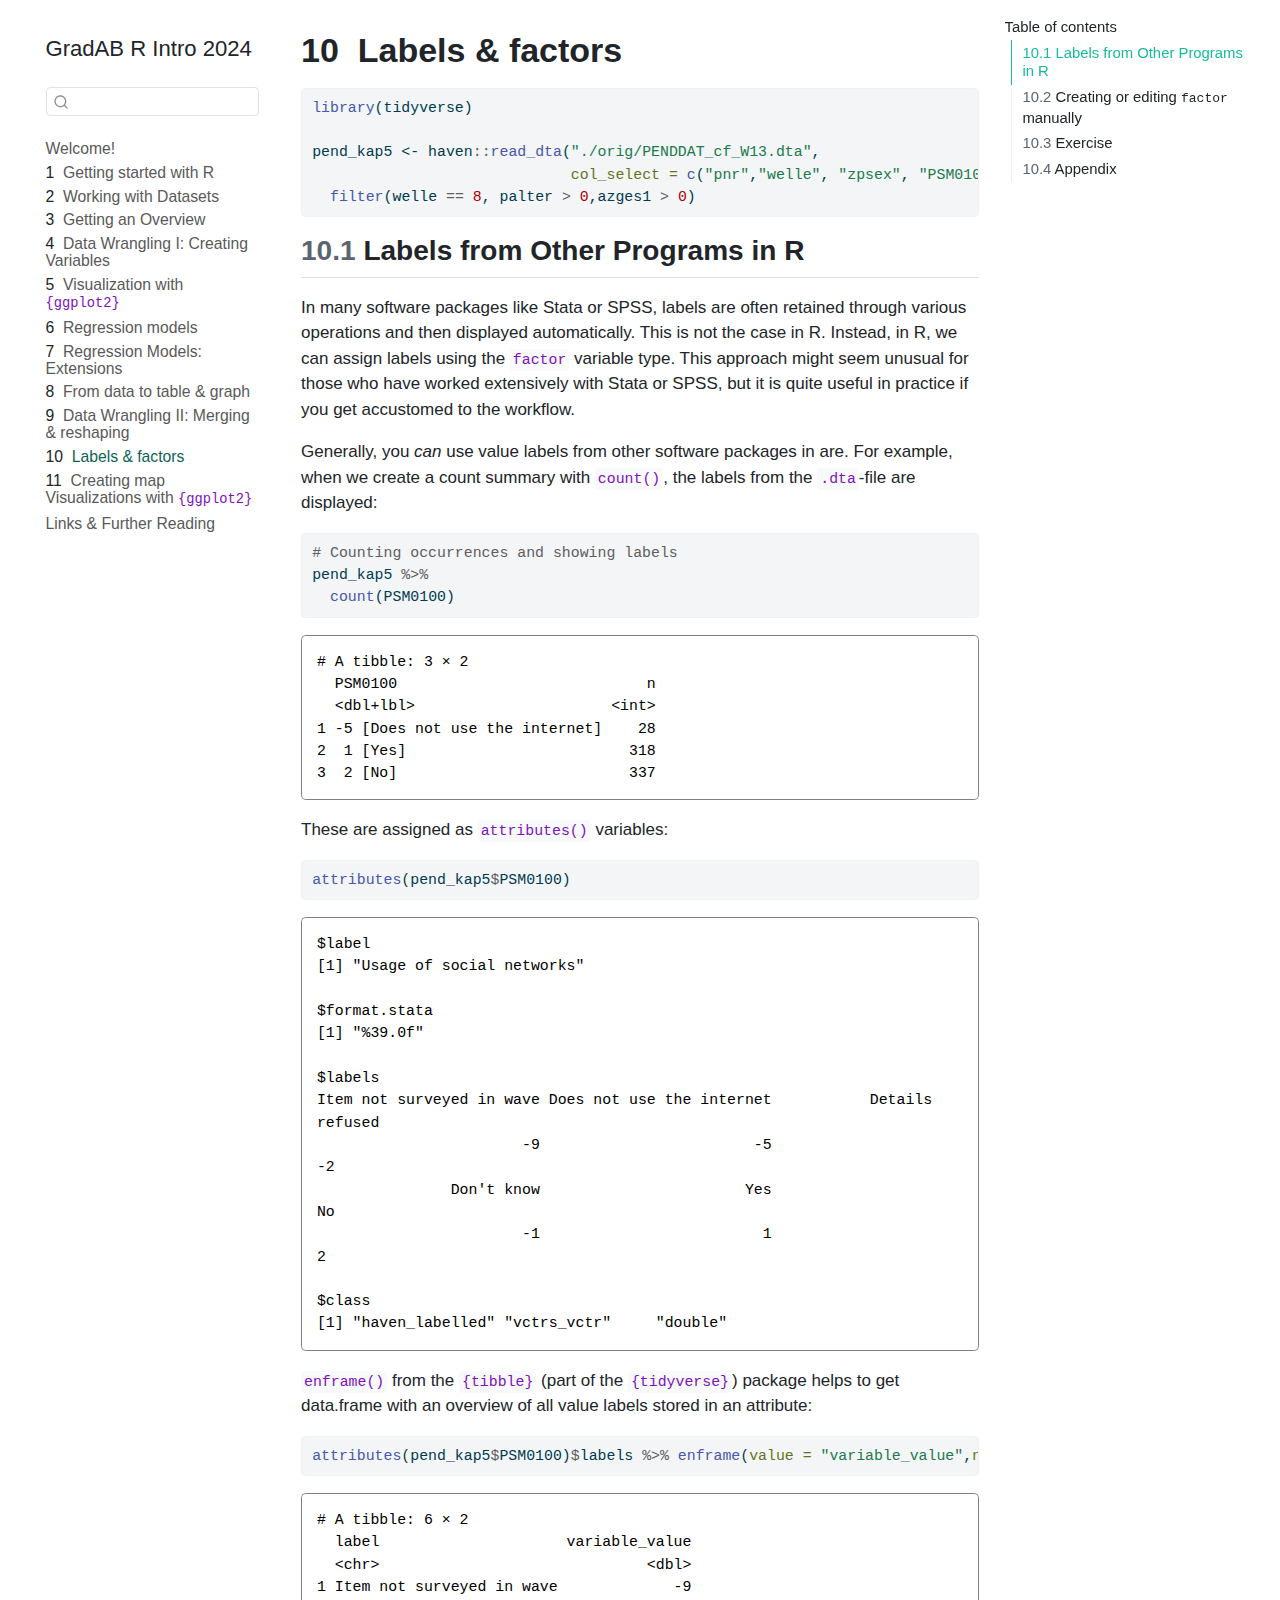
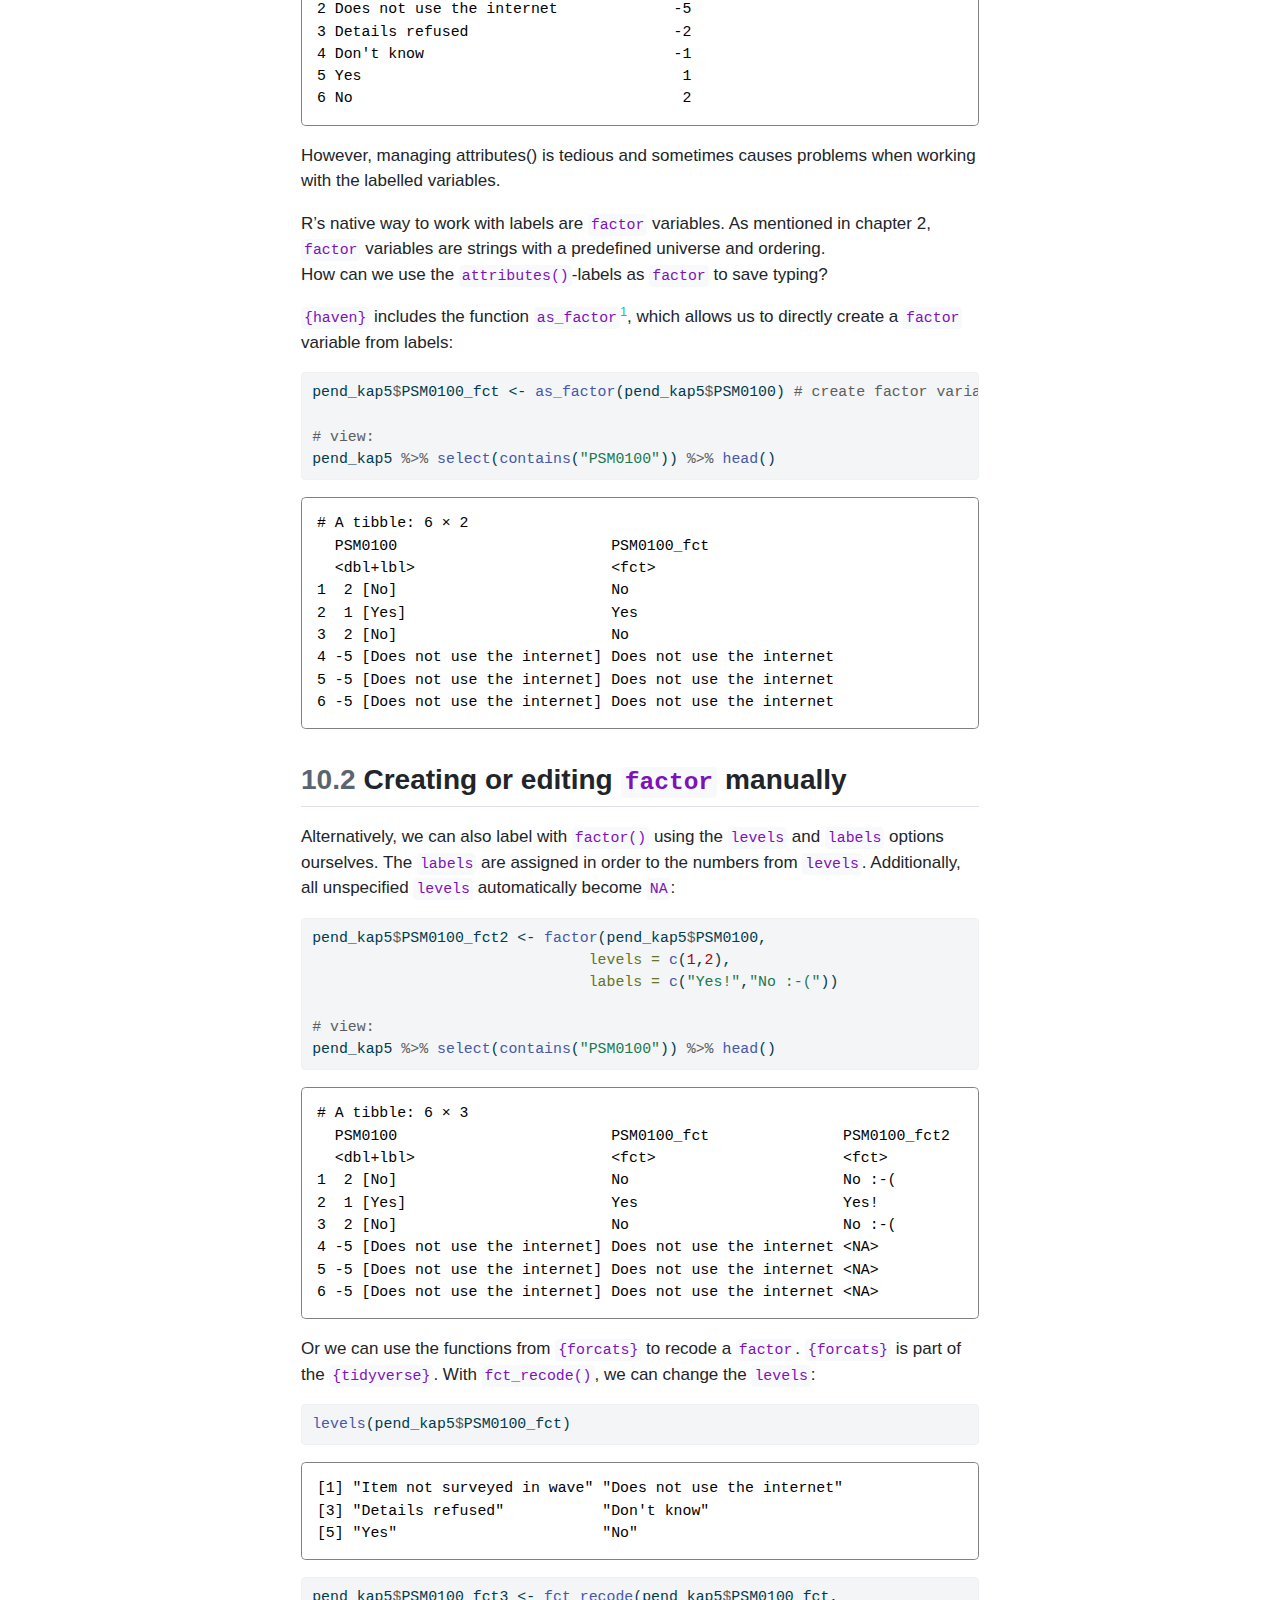
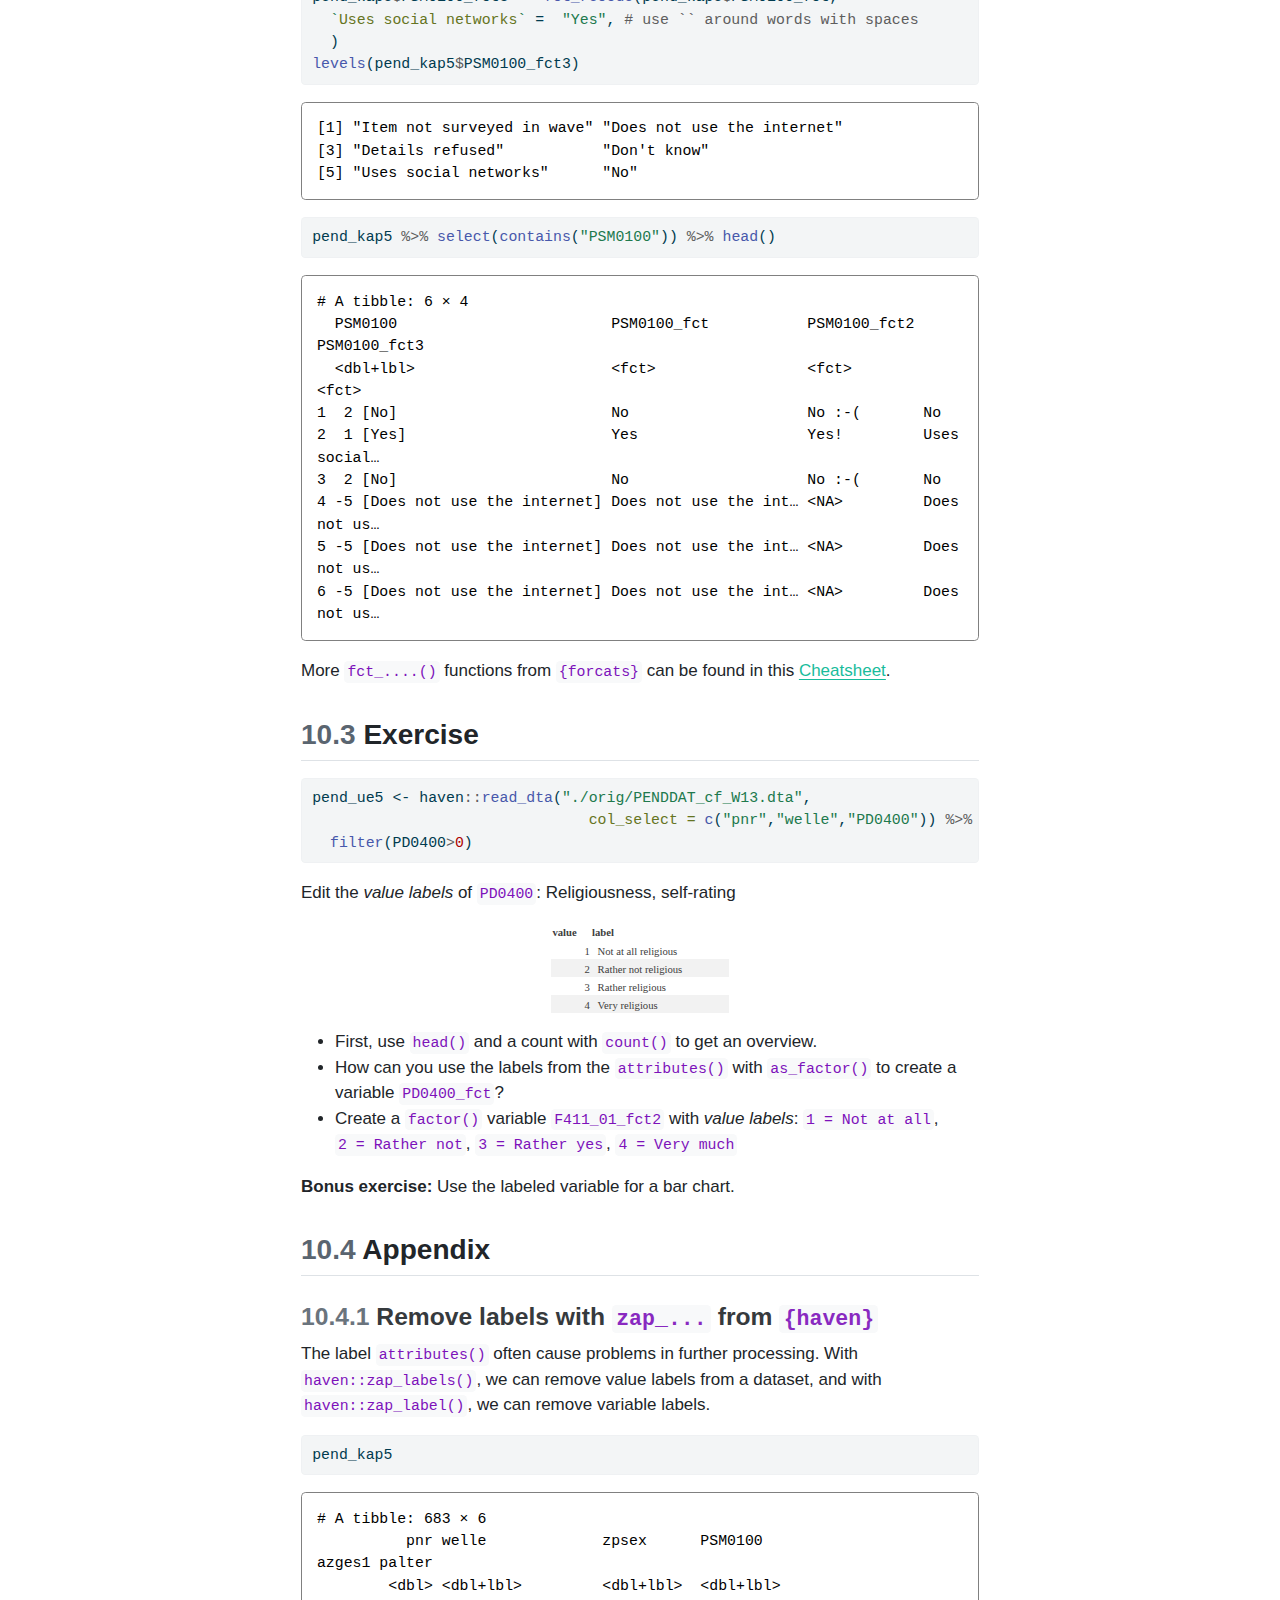
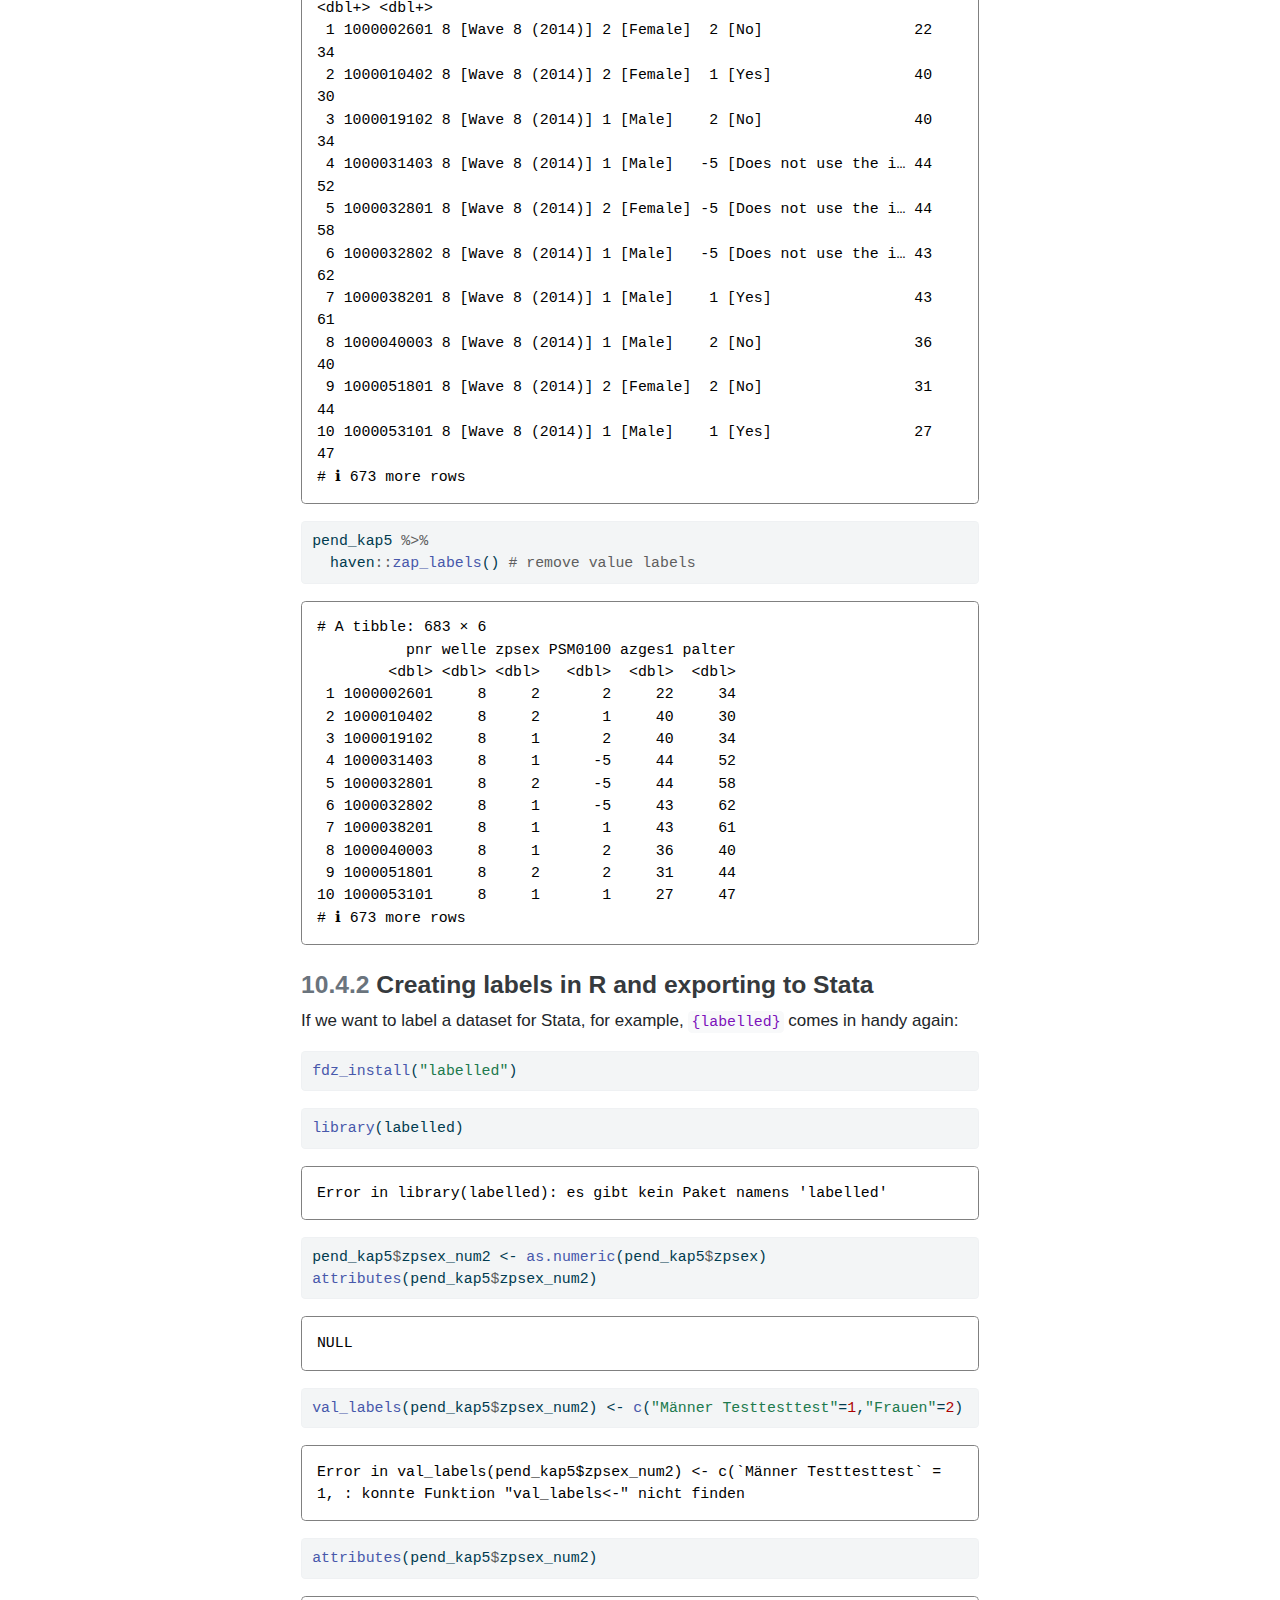
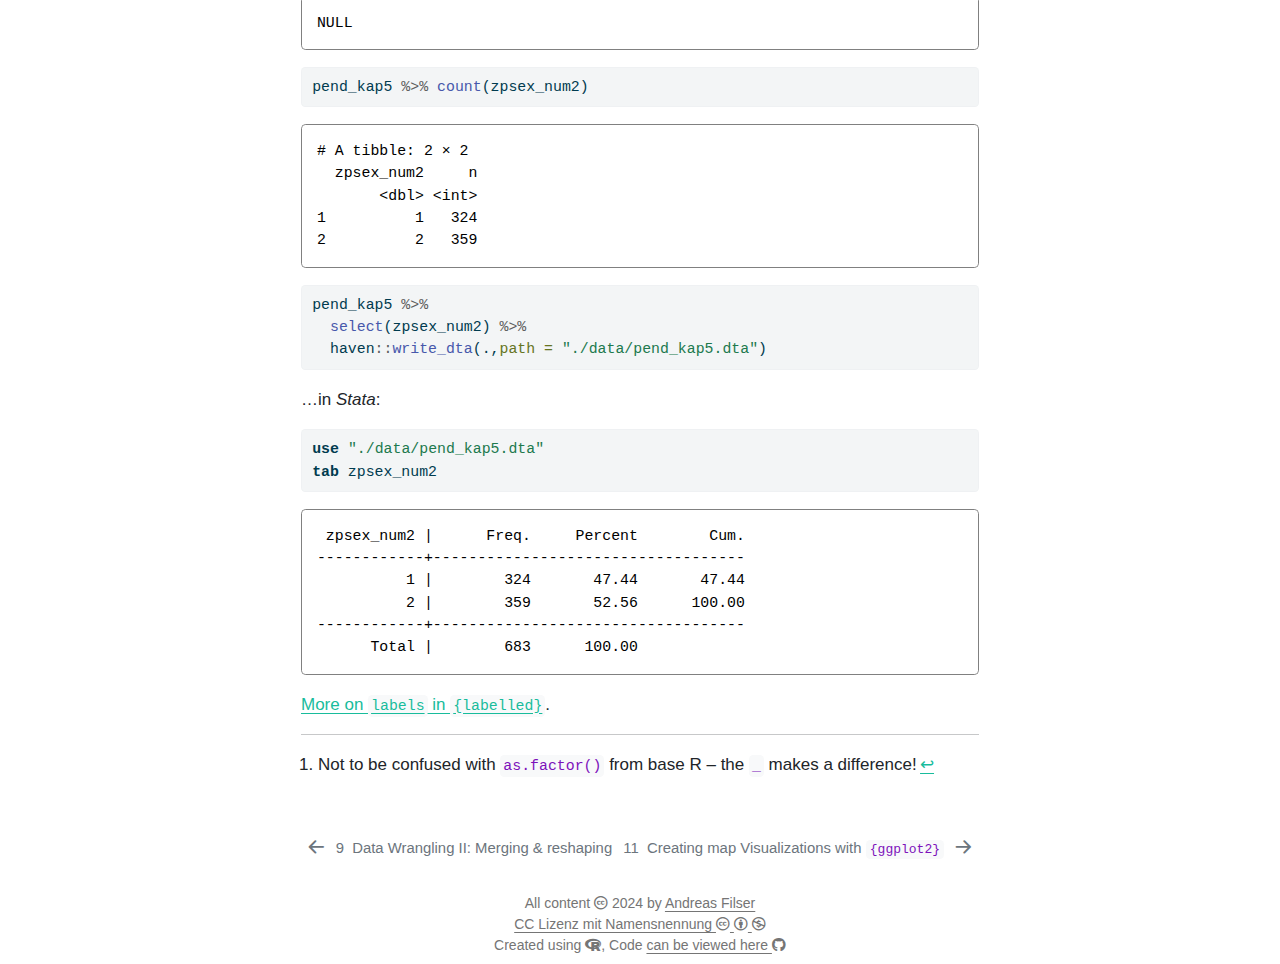
<file: docs/06_labels_factor.html>
<!DOCTYPE html>
<html xmlns="http://www.w3.org/1999/xhtml" lang="en" xml:lang="en"><head>

<meta charset="utf-8">
<meta name="generator" content="quarto-1.5.56">

<meta name="viewport" content="width=device-width, initial-scale=1.0, user-scalable=yes">


<title>10&nbsp; Labels &amp; factors – GradAB R Intro 2024</title>
<style>
code{white-space: pre-wrap;}
span.smallcaps{font-variant: small-caps;}
div.columns{display: flex; gap: min(4vw, 1.5em);}
div.column{flex: auto; overflow-x: auto;}
div.hanging-indent{margin-left: 1.5em; text-indent: -1.5em;}
ul.task-list{list-style: none;}
ul.task-list li input[type="checkbox"] {
  width: 0.8em;
  margin: 0 0.8em 0.2em -1em; /* quarto-specific, see https://github.com/quarto-dev/quarto-cli/issues/4556 */ 
  vertical-align: middle;
}
/* CSS for syntax highlighting */
pre > code.sourceCode { white-space: pre; position: relative; }
pre > code.sourceCode > span { line-height: 1.25; }
pre > code.sourceCode > span:empty { height: 1.2em; }
.sourceCode { overflow: visible; }
code.sourceCode > span { color: inherit; text-decoration: inherit; }
div.sourceCode { margin: 1em 0; }
pre.sourceCode { margin: 0; }
@media screen {
div.sourceCode { overflow: auto; }
}
@media print {
pre > code.sourceCode { white-space: pre-wrap; }
pre > code.sourceCode > span { display: inline-block; text-indent: -5em; padding-left: 5em; }
}
pre.numberSource code
  { counter-reset: source-line 0; }
pre.numberSource code > span
  { position: relative; left: -4em; counter-increment: source-line; }
pre.numberSource code > span > a:first-child::before
  { content: counter(source-line);
    position: relative; left: -1em; text-align: right; vertical-align: baseline;
    border: none; display: inline-block;
    -webkit-touch-callout: none; -webkit-user-select: none;
    -khtml-user-select: none; -moz-user-select: none;
    -ms-user-select: none; user-select: none;
    padding: 0 4px; width: 4em;
  }
pre.numberSource { margin-left: 3em;  padding-left: 4px; }
div.sourceCode
  {   }
@media screen {
pre > code.sourceCode > span > a:first-child::before { text-decoration: underline; }
}
</style>


<script src="site_libs/quarto-nav/quarto-nav.js"></script>
<script src="site_libs/quarto-nav/headroom.min.js"></script>
<script src="site_libs/clipboard/clipboard.min.js"></script>
<script src="site_libs/quarto-search/autocomplete.umd.js"></script>
<script src="site_libs/quarto-search/fuse.min.js"></script>
<script src="site_libs/quarto-search/quarto-search.js"></script>
<meta name="quarto:offset" content="./">
<link href="./15_map.html" rel="next">
<link href="./05_merge_pivot.html" rel="prev">
<script src="site_libs/quarto-html/quarto.js"></script>
<script src="site_libs/quarto-html/popper.min.js"></script>
<script src="site_libs/quarto-html/tippy.umd.min.js"></script>
<script src="site_libs/quarto-html/anchor.min.js"></script>
<link href="site_libs/quarto-html/tippy.css" rel="stylesheet">
<link href="site_libs/quarto-html/quarto-syntax-highlighting.css" rel="stylesheet" id="quarto-text-highlighting-styles">
<script src="site_libs/bootstrap/bootstrap.min.js"></script>
<link href="site_libs/bootstrap/bootstrap-icons.css" rel="stylesheet">
<link href="site_libs/bootstrap/bootstrap.min.css" rel="stylesheet" id="quarto-bootstrap" data-mode="light">
<link href="site_libs/quarto-contrib/fontawesome6-1.2.0/all.min.css" rel="stylesheet">
<link href="site_libs/quarto-contrib/fontawesome6-1.2.0/latex-fontsize.css" rel="stylesheet">
<script id="quarto-search-options" type="application/json">{
  "location": "sidebar",
  "copy-button": false,
  "collapse-after": 3,
  "panel-placement": "start",
  "type": "textbox",
  "limit": 50,
  "keyboard-shortcut": [
    "f",
    "/",
    "s"
  ],
  "show-item-context": false,
  "language": {
    "search-no-results-text": "No results",
    "search-matching-documents-text": "matching documents",
    "search-copy-link-title": "Copy link to search",
    "search-hide-matches-text": "Hide additional matches",
    "search-more-match-text": "more match in this document",
    "search-more-matches-text": "more matches in this document",
    "search-clear-button-title": "Clear",
    "search-text-placeholder": "",
    "search-detached-cancel-button-title": "Cancel",
    "search-submit-button-title": "Submit",
    "search-label": "Search"
  }
}</script>
<link href="site_libs/tabwid-1.1.3/tabwid.css" rel="stylesheet">

<script src="site_libs/tabwid-1.1.3/tabwid.js"></script>



<link rel="stylesheet" href="style.css">
</head>

<body class="nav-sidebar floating">

<div id="quarto-search-results"></div>
  <header id="quarto-header" class="headroom fixed-top">
  <nav class="quarto-secondary-nav">
    <div class="container-fluid d-flex">
      <button type="button" class="quarto-btn-toggle btn" data-bs-toggle="collapse" role="button" data-bs-target=".quarto-sidebar-collapse-item" aria-controls="quarto-sidebar" aria-expanded="false" aria-label="Toggle sidebar navigation" onclick="if (window.quartoToggleHeadroom) { window.quartoToggleHeadroom(); }">
        <i class="bi bi-layout-text-sidebar-reverse"></i>
      </button>
        <nav class="quarto-page-breadcrumbs" aria-label="breadcrumb"><ol class="breadcrumb"><li class="breadcrumb-item"><a href="./06_labels_factor.html"><span class="chapter-number">10</span>&nbsp; <span class="chapter-title">Labels &amp; factors</span></a></li></ol></nav>
        <a class="flex-grow-1" role="navigation" data-bs-toggle="collapse" data-bs-target=".quarto-sidebar-collapse-item" aria-controls="quarto-sidebar" aria-expanded="false" aria-label="Toggle sidebar navigation" onclick="if (window.quartoToggleHeadroom) { window.quartoToggleHeadroom(); }">      
        </a>
      <button type="button" class="btn quarto-search-button" aria-label="Search" onclick="window.quartoOpenSearch();">
        <i class="bi bi-search"></i>
      </button>
    </div>
  </nav>
</header>
<!-- content -->
<div id="quarto-content" class="quarto-container page-columns page-rows-contents page-layout-full">
<!-- sidebar -->
  <nav id="quarto-sidebar" class="sidebar collapse collapse-horizontal quarto-sidebar-collapse-item sidebar-navigation floating overflow-auto">
    <div class="pt-lg-2 mt-2 text-left sidebar-header">
    <div class="sidebar-title mb-0 py-0">
      <a href="./">GradAB R Intro 2024</a> 
    </div>
      </div>
        <div class="mt-2 flex-shrink-0 align-items-center">
        <div class="sidebar-search">
        <div id="quarto-search" class="" title="Search"></div>
        </div>
        </div>
    <div class="sidebar-menu-container"> 
    <ul class="list-unstyled mt-1">
        <li class="sidebar-item">
  <div class="sidebar-item-container"> 
  <a href="./index.html" class="sidebar-item-text sidebar-link">
 <span class="menu-text">Welcome!</span></a>
  </div>
</li>
        <li class="sidebar-item">
  <div class="sidebar-item-container"> 
  <a href="./01_intro.html" class="sidebar-item-text sidebar-link">
 <span class="menu-text"><span class="chapter-number">1</span>&nbsp; <span class="chapter-title">Getting started with R</span></span></a>
  </div>
</li>
        <li class="sidebar-item">
  <div class="sidebar-item-container"> 
  <a href="./02_intro.html" class="sidebar-item-text sidebar-link">
 <span class="menu-text"><span class="chapter-number">2</span>&nbsp; <span class="chapter-title">Working with Datasets</span></span></a>
  </div>
</li>
        <li class="sidebar-item">
  <div class="sidebar-item-container"> 
  <a href="./03_desc.html" class="sidebar-item-text sidebar-link">
 <span class="menu-text"><span class="chapter-number">3</span>&nbsp; <span class="chapter-title">Getting an Overview</span></span></a>
  </div>
</li>
        <li class="sidebar-item">
  <div class="sidebar-item-container"> 
  <a href="./04_data_wrangle.html" class="sidebar-item-text sidebar-link">
 <span class="menu-text"><span class="chapter-number">4</span>&nbsp; <span class="chapter-title">Data Wrangling I: Creating Variables</span></span></a>
  </div>
</li>
        <li class="sidebar-item">
  <div class="sidebar-item-container"> 
  <a href="./07_viz_translated.html" class="sidebar-item-text sidebar-link">
 <span class="menu-text"><span class="chapter-number">5</span>&nbsp; <span class="chapter-title">Visualization with <code>{ggplot2}</code></span></span></a>
  </div>
</li>
        <li class="sidebar-item">
  <div class="sidebar-item-container"> 
  <a href="./09_reg.html" class="sidebar-item-text sidebar-link">
 <span class="menu-text"><span class="chapter-number">6</span>&nbsp; <span class="chapter-title">Regression models</span></span></a>
  </div>
</li>
        <li class="sidebar-item">
  <div class="sidebar-item-container"> 
  <a href="./09_reg2.html" class="sidebar-item-text sidebar-link">
 <span class="menu-text"><span class="chapter-number">7</span>&nbsp; <span class="chapter-title">Regression Models: Extensions</span></span></a>
  </div>
</li>
        <li class="sidebar-item">
  <div class="sidebar-item-container"> 
  <a href="./10_raw_to_table.html" class="sidebar-item-text sidebar-link">
 <span class="menu-text"><span class="chapter-number">8</span>&nbsp; <span class="chapter-title">From data to table &amp; graph</span></span></a>
  </div>
</li>
        <li class="sidebar-item">
  <div class="sidebar-item-container"> 
  <a href="./05_merge_pivot.html" class="sidebar-item-text sidebar-link">
 <span class="menu-text"><span class="chapter-number">9</span>&nbsp; <span class="chapter-title">Data Wrangling II: Merging &amp; reshaping</span></span></a>
  </div>
</li>
        <li class="sidebar-item">
  <div class="sidebar-item-container"> 
  <a href="./06_labels_factor.html" class="sidebar-item-text sidebar-link active">
 <span class="menu-text"><span class="chapter-number">10</span>&nbsp; <span class="chapter-title">Labels &amp; factors</span></span></a>
  </div>
</li>
        <li class="sidebar-item">
  <div class="sidebar-item-container"> 
  <a href="./15_map.html" class="sidebar-item-text sidebar-link">
 <span class="menu-text"><span class="chapter-number">11</span>&nbsp; <span class="chapter-title">Creating map Visualizations with <code>{ggplot2}</code></span></span></a>
  </div>
</li>
        <li class="sidebar-item">
  <div class="sidebar-item-container"> 
  <a href="./references_translated.html" class="sidebar-item-text sidebar-link">
 <span class="menu-text">Links &amp; Further Reading</span></a>
  </div>
</li>
    </ul>
    </div>
</nav>
<div id="quarto-sidebar-glass" class="quarto-sidebar-collapse-item" data-bs-toggle="collapse" data-bs-target=".quarto-sidebar-collapse-item"></div>
<!-- margin-sidebar -->
    <div id="quarto-margin-sidebar" class="sidebar margin-sidebar">
        <nav id="TOC" role="doc-toc" class="toc-active">
    <h2 id="toc-title">Table of contents</h2>
   
  <ul>
  <li><a href="#labels-from-other-programs-in-r" id="toc-labels-from-other-programs-in-r" class="nav-link active" data-scroll-target="#labels-from-other-programs-in-r"><span class="header-section-number">10.1</span> Labels from Other Programs in R</a></li>
  <li><a href="#creating-or-editing-factor-manually" id="toc-creating-or-editing-factor-manually" class="nav-link" data-scroll-target="#creating-or-editing-factor-manually"><span class="header-section-number">10.2</span> Creating or editing <code>factor</code> manually</a></li>
  <li><a href="#exercise" id="toc-exercise" class="nav-link" data-scroll-target="#exercise"><span class="header-section-number">10.3</span> Exercise</a></li>
  <li><a href="#appendix" id="toc-appendix" class="nav-link" data-scroll-target="#appendix"><span class="header-section-number">10.4</span> Appendix</a>
  <ul class="collapse">
  <li><a href="#remove-labels-with-zap_...-from-haven" id="toc-remove-labels-with-zap_...-from-haven" class="nav-link" data-scroll-target="#remove-labels-with-zap_...-from-haven"><span class="header-section-number">10.4.1</span> Remove labels with <code>zap_...</code> from <code>{haven}</code></a></li>
  <li><a href="#creating-labels-in-r-and-exporting-to-stata" id="toc-creating-labels-in-r-and-exporting-to-stata" class="nav-link" data-scroll-target="#creating-labels-in-r-and-exporting-to-stata"><span class="header-section-number">10.4.2</span> Creating labels in R and exporting to Stata</a></li>
  </ul></li>
  </ul>
</nav>
    </div>
<!-- main -->
<main class="content column-body" id="quarto-document-content">

<header id="title-block-header" class="quarto-title-block default">
<div class="quarto-title">
<h1 class="title"><span id="lab_fct" class="quarto-section-identifier"><span class="chapter-number">10</span>&nbsp; <span class="chapter-title">Labels &amp; factors</span></span></h1>
</div>



<div class="quarto-title-meta column-body">

    
  
    
  </div>
  


</header>


<div class="cell">
<div class="sourceCode cell-code" id="cb1"><pre class="sourceCode r code-with-copy"><code class="sourceCode r"><span id="cb1-1"><a href="#cb1-1" aria-hidden="true" tabindex="-1"></a><span class="fu">library</span>(tidyverse)</span>
<span id="cb1-2"><a href="#cb1-2" aria-hidden="true" tabindex="-1"></a></span>
<span id="cb1-3"><a href="#cb1-3" aria-hidden="true" tabindex="-1"></a>pend_kap5 <span class="ot">&lt;-</span> haven<span class="sc">::</span><span class="fu">read_dta</span>(<span class="st">"./orig/PENDDAT_cf_W13.dta"</span>,</span>
<span id="cb1-4"><a href="#cb1-4" aria-hidden="true" tabindex="-1"></a>                             <span class="at">col_select =</span> <span class="fu">c</span>(<span class="st">"pnr"</span>,<span class="st">"welle"</span>, <span class="st">"zpsex"</span>, <span class="st">"PSM0100"</span>,<span class="st">"azges1"</span>,<span class="st">"palter"</span>)) <span class="sc">%&gt;%</span> </span>
<span id="cb1-5"><a href="#cb1-5" aria-hidden="true" tabindex="-1"></a>  <span class="fu">filter</span>(welle <span class="sc">==</span> <span class="dv">8</span>, palter <span class="sc">&gt;</span> <span class="dv">0</span>,azges1 <span class="sc">&gt;</span> <span class="dv">0</span>)</span></code><button title="Copy to Clipboard" class="code-copy-button"><i class="bi"></i></button></pre></div>
</div>
<section id="labels-from-other-programs-in-r" class="level2" data-number="10.1">
<h2 data-number="10.1" class="anchored" data-anchor-id="labels-from-other-programs-in-r"><span class="header-section-number">10.1</span> Labels from Other Programs in R</h2>
<p>In many software packages like Stata or SPSS, labels are often retained through various operations and then displayed automatically. This is not the case in R. Instead, in R, we can assign labels using the <code>factor</code> variable type. This approach might seem unusual for those who have worked extensively with Stata or SPSS, but it is quite useful in practice if you get accustomed to the workflow.</p>
<p>Generally, you <em>can</em> use value labels from other software packages in are. For example, when we create a count summary with <code>count()</code>, the labels from the <code>.dta</code>-file are displayed:</p>
<div class="cell">
<div class="sourceCode cell-code" id="cb2"><pre class="sourceCode r code-with-copy"><code class="sourceCode r"><span id="cb2-1"><a href="#cb2-1" aria-hidden="true" tabindex="-1"></a><span class="co"># Counting occurrences and showing labels</span></span>
<span id="cb2-2"><a href="#cb2-2" aria-hidden="true" tabindex="-1"></a>pend_kap5 <span class="sc">%&gt;%</span> </span>
<span id="cb2-3"><a href="#cb2-3" aria-hidden="true" tabindex="-1"></a>  <span class="fu">count</span>(PSM0100)</span></code><button title="Copy to Clipboard" class="code-copy-button"><i class="bi"></i></button></pre></div>
<div class="cell-output cell-output-stdout">
<pre><code># A tibble: 3 × 2
  PSM0100                            n
  &lt;dbl+lbl&gt;                      &lt;int&gt;
1 -5 [Does not use the internet]    28
2  1 [Yes]                         318
3  2 [No]                          337</code></pre>
</div>
</div>
<p>These are assigned as <code>attributes()</code> variables:</p>
<div class="cell">
<div class="sourceCode cell-code" id="cb4"><pre class="sourceCode r code-with-copy"><code class="sourceCode r"><span id="cb4-1"><a href="#cb4-1" aria-hidden="true" tabindex="-1"></a><span class="fu">attributes</span>(pend_kap5<span class="sc">$</span>PSM0100)</span></code><button title="Copy to Clipboard" class="code-copy-button"><i class="bi"></i></button></pre></div>
<div class="cell-output cell-output-stdout">
<pre><code>$label
[1] "Usage of social networks"

$format.stata
[1] "%39.0f"

$labels
Item not surveyed in wave Does not use the internet           Details refused 
                       -9                        -5                        -2 
               Don't know                       Yes                        No 
                       -1                         1                         2 

$class
[1] "haven_labelled" "vctrs_vctr"     "double"        </code></pre>
</div>
</div>
<p><code>enframe()</code> from the <code>{tibble}</code> (part of the <code>{tidyverse}</code>) package helps to get data.frame with an overview of all value labels stored in an attribute:</p>
<div class="cell">
<div class="sourceCode cell-code" id="cb6"><pre class="sourceCode r code-with-copy"><code class="sourceCode r"><span id="cb6-1"><a href="#cb6-1" aria-hidden="true" tabindex="-1"></a><span class="fu">attributes</span>(pend_kap5<span class="sc">$</span>PSM0100)<span class="sc">$</span>labels <span class="sc">%&gt;%</span> <span class="fu">enframe</span>(<span class="at">value =</span> <span class="st">"variable_value"</span>,<span class="at">name =</span> <span class="st">"label"</span>)</span></code><button title="Copy to Clipboard" class="code-copy-button"><i class="bi"></i></button></pre></div>
<div class="cell-output cell-output-stdout">
<pre><code># A tibble: 6 × 2
  label                     variable_value
  &lt;chr&gt;                              &lt;dbl&gt;
1 Item not surveyed in wave             -9
2 Does not use the internet             -5
3 Details refused                       -2
4 Don't know                            -1
5 Yes                                    1
6 No                                     2</code></pre>
</div>
</div>
<p>However, managing attributes() is tedious and sometimes causes problems when working with the labelled variables.</p>
<p>R’s native way to work with labels are <code>factor</code> variables. As mentioned in chapter 2, <code>factor</code> variables are strings with a predefined universe and ordering.<br>
How can we use the <code>attributes()</code>-labels as <code>factor</code> to save typing?</p>
<p><code>{haven}</code> includes the function <code>as_factor</code><a href="#fn1" class="footnote-ref" id="fnref1" role="doc-noteref"><sup>1</sup></a>, which allows us to directly create a <code>factor</code> variable from labels:</p>
<div class="cell">
<div class="sourceCode cell-code" id="cb8"><pre class="sourceCode r code-with-copy"><code class="sourceCode r"><span id="cb8-1"><a href="#cb8-1" aria-hidden="true" tabindex="-1"></a>pend_kap5<span class="sc">$</span>PSM0100_fct <span class="ot">&lt;-</span> <span class="fu">as_factor</span>(pend_kap5<span class="sc">$</span>PSM0100) <span class="co"># create factor variable from attributes and values</span></span>
<span id="cb8-2"><a href="#cb8-2" aria-hidden="true" tabindex="-1"></a></span>
<span id="cb8-3"><a href="#cb8-3" aria-hidden="true" tabindex="-1"></a><span class="co"># view:</span></span>
<span id="cb8-4"><a href="#cb8-4" aria-hidden="true" tabindex="-1"></a>pend_kap5 <span class="sc">%&gt;%</span> <span class="fu">select</span>(<span class="fu">contains</span>(<span class="st">"PSM0100"</span>)) <span class="sc">%&gt;%</span> <span class="fu">head</span>()</span></code><button title="Copy to Clipboard" class="code-copy-button"><i class="bi"></i></button></pre></div>
<div class="cell-output cell-output-stdout">
<pre><code># A tibble: 6 × 2
  PSM0100                        PSM0100_fct              
  &lt;dbl+lbl&gt;                      &lt;fct&gt;                    
1  2 [No]                        No                       
2  1 [Yes]                       Yes                      
3  2 [No]                        No                       
4 -5 [Does not use the internet] Does not use the internet
5 -5 [Does not use the internet] Does not use the internet
6 -5 [Does not use the internet] Does not use the internet</code></pre>
</div>
</div>
</section>
<section id="creating-or-editing-factor-manually" class="level2" data-number="10.2">
<h2 data-number="10.2" class="anchored" data-anchor-id="creating-or-editing-factor-manually"><span class="header-section-number">10.2</span> Creating or editing <code>factor</code> manually</h2>
<p>Alternatively, we can also label with <code>factor()</code> using the <code>levels</code> and <code>labels</code> options ourselves. The <code>labels</code> are assigned in order to the numbers from <code>levels</code>. Additionally, all unspecified <code>levels</code> automatically become <code>NA</code>:</p>
<div class="cell">
<div class="sourceCode cell-code" id="cb10"><pre class="sourceCode r code-with-copy"><code class="sourceCode r"><span id="cb10-1"><a href="#cb10-1" aria-hidden="true" tabindex="-1"></a>pend_kap5<span class="sc">$</span>PSM0100_fct2 <span class="ot">&lt;-</span> <span class="fu">factor</span>(pend_kap5<span class="sc">$</span>PSM0100,</span>
<span id="cb10-2"><a href="#cb10-2" aria-hidden="true" tabindex="-1"></a>                               <span class="at">levels =</span> <span class="fu">c</span>(<span class="dv">1</span>,<span class="dv">2</span>),</span>
<span id="cb10-3"><a href="#cb10-3" aria-hidden="true" tabindex="-1"></a>                               <span class="at">labels =</span> <span class="fu">c</span>(<span class="st">"Yes!"</span>,<span class="st">"No :-("</span>))</span>
<span id="cb10-4"><a href="#cb10-4" aria-hidden="true" tabindex="-1"></a></span>
<span id="cb10-5"><a href="#cb10-5" aria-hidden="true" tabindex="-1"></a><span class="co"># view:</span></span>
<span id="cb10-6"><a href="#cb10-6" aria-hidden="true" tabindex="-1"></a>pend_kap5 <span class="sc">%&gt;%</span> <span class="fu">select</span>(<span class="fu">contains</span>(<span class="st">"PSM0100"</span>)) <span class="sc">%&gt;%</span> <span class="fu">head</span>()</span></code><button title="Copy to Clipboard" class="code-copy-button"><i class="bi"></i></button></pre></div>
<div class="cell-output cell-output-stdout">
<pre><code># A tibble: 6 × 3
  PSM0100                        PSM0100_fct               PSM0100_fct2
  &lt;dbl+lbl&gt;                      &lt;fct&gt;                     &lt;fct&gt;       
1  2 [No]                        No                        No :-(      
2  1 [Yes]                       Yes                       Yes!        
3  2 [No]                        No                        No :-(      
4 -5 [Does not use the internet] Does not use the internet &lt;NA&gt;        
5 -5 [Does not use the internet] Does not use the internet &lt;NA&gt;        
6 -5 [Does not use the internet] Does not use the internet &lt;NA&gt;        </code></pre>
</div>
</div>
<p>Or we can use the functions from <code>{forcats}</code> to recode a <code>factor</code>. <code>{forcats}</code> is part of the <code>{tidyverse}</code>. With <code>fct_recode()</code>, we can change the <code>levels</code>:</p>
<div class="cell">
<div class="sourceCode cell-code" id="cb12"><pre class="sourceCode r code-with-copy"><code class="sourceCode r"><span id="cb12-1"><a href="#cb12-1" aria-hidden="true" tabindex="-1"></a><span class="fu">levels</span>(pend_kap5<span class="sc">$</span>PSM0100_fct)</span></code><button title="Copy to Clipboard" class="code-copy-button"><i class="bi"></i></button></pre></div>
<div class="cell-output cell-output-stdout">
<pre><code>[1] "Item not surveyed in wave" "Does not use the internet"
[3] "Details refused"           "Don't know"               
[5] "Yes"                       "No"                       </code></pre>
</div>
<div class="sourceCode cell-code" id="cb14"><pre class="sourceCode r code-with-copy"><code class="sourceCode r"><span id="cb14-1"><a href="#cb14-1" aria-hidden="true" tabindex="-1"></a>pend_kap5<span class="sc">$</span>PSM0100_fct3 <span class="ot">&lt;-</span> <span class="fu">fct_recode</span>(pend_kap5<span class="sc">$</span>PSM0100_fct,</span>
<span id="cb14-2"><a href="#cb14-2" aria-hidden="true" tabindex="-1"></a>  <span class="st">`</span><span class="at">Uses social networks</span><span class="st">`</span> <span class="ot">=</span>  <span class="st">"Yes"</span>, <span class="co"># use `` around words with spaces</span></span>
<span id="cb14-3"><a href="#cb14-3" aria-hidden="true" tabindex="-1"></a>  )</span>
<span id="cb14-4"><a href="#cb14-4" aria-hidden="true" tabindex="-1"></a><span class="fu">levels</span>(pend_kap5<span class="sc">$</span>PSM0100_fct3)</span></code><button title="Copy to Clipboard" class="code-copy-button"><i class="bi"></i></button></pre></div>
<div class="cell-output cell-output-stdout">
<pre><code>[1] "Item not surveyed in wave" "Does not use the internet"
[3] "Details refused"           "Don't know"               
[5] "Uses social networks"      "No"                       </code></pre>
</div>
</div>
<div class="cell">
<div class="sourceCode cell-code" id="cb16"><pre class="sourceCode r code-with-copy"><code class="sourceCode r"><span id="cb16-1"><a href="#cb16-1" aria-hidden="true" tabindex="-1"></a>pend_kap5 <span class="sc">%&gt;%</span> <span class="fu">select</span>(<span class="fu">contains</span>(<span class="st">"PSM0100"</span>)) <span class="sc">%&gt;%</span> <span class="fu">head</span>()</span></code><button title="Copy to Clipboard" class="code-copy-button"><i class="bi"></i></button></pre></div>
<div class="cell-output cell-output-stdout">
<pre><code># A tibble: 6 × 4
  PSM0100                        PSM0100_fct           PSM0100_fct2 PSM0100_fct3
  &lt;dbl+lbl&gt;                      &lt;fct&gt;                 &lt;fct&gt;        &lt;fct&gt;       
1  2 [No]                        No                    No :-(       No          
2  1 [Yes]                       Yes                   Yes!         Uses social…
3  2 [No]                        No                    No :-(       No          
4 -5 [Does not use the internet] Does not use the int… &lt;NA&gt;         Does not us…
5 -5 [Does not use the internet] Does not use the int… &lt;NA&gt;         Does not us…
6 -5 [Does not use the internet] Does not use the int… &lt;NA&gt;         Does not us…</code></pre>
</div>
</div>
<p>More <code>fct_....()</code> functions from <code>{forcats}</code> can be found in this <a href="https://raw.githubusercontent.com/rstudio/cheatsheets/main/factors.pdf">Cheatsheet</a>.</p>
</section>
<section id="exercise" class="level2" data-number="10.3">
<h2 data-number="10.3" class="anchored" data-anchor-id="exercise"><span class="header-section-number">10.3</span> Exercise</h2>
<div class="cell">
<div class="sourceCode cell-code" id="cb18"><pre class="sourceCode r code-with-copy"><code class="sourceCode r"><span id="cb18-1"><a href="#cb18-1" aria-hidden="true" tabindex="-1"></a>pend_ue5 <span class="ot">&lt;-</span> haven<span class="sc">::</span><span class="fu">read_dta</span>(<span class="st">"./orig/PENDDAT_cf_W13.dta"</span>,</span>
<span id="cb18-2"><a href="#cb18-2" aria-hidden="true" tabindex="-1"></a>                               <span class="at">col_select =</span> <span class="fu">c</span>(<span class="st">"pnr"</span>,<span class="st">"welle"</span>,<span class="st">"PD0400"</span>)) <span class="sc">%&gt;%</span> </span>
<span id="cb18-3"><a href="#cb18-3" aria-hidden="true" tabindex="-1"></a>  <span class="fu">filter</span>(PD0400<span class="sc">&gt;</span><span class="dv">0</span>)</span></code><button title="Copy to Clipboard" class="code-copy-button"><i class="bi"></i></button></pre></div>
</div>
<p>Edit the <em>value labels</em> of <code>PD0400</code>: Religiousness, self-rating</p>
<div class="cell">
<div class="cell-output-display">
<div class="tabwid"><style>.cl-181c272c{}.cl-18112cc8{font-family:'Red Hat Display';font-size:8pt;font-weight:bold;font-style:normal;text-decoration:none;color:rgba(64, 64, 64, 1.00);background-color:transparent;}.cl-18112cdc{font-family:'Red Hat Display';font-size:8pt;font-weight:normal;font-style:normal;text-decoration:none;color:rgba(64, 64, 64, 1.00);background-color:transparent;}.cl-1814f574{margin:0;text-align:left;border-bottom: 0 solid rgba(0, 0, 0, 1.00);border-top: 0 solid rgba(0, 0, 0, 1.00);border-left: 0 solid rgba(0, 0, 0, 1.00);border-right: 0 solid rgba(0, 0, 0, 1.00);padding-bottom:0.8pt;padding-top:0.8pt;padding-left:0.8pt;padding-right:0.8pt;line-height: 1;background-color:transparent;}.cl-1814f57e{margin:0;text-align:right;border-bottom: 0 solid rgba(0, 0, 0, 1.00);border-top: 0 solid rgba(0, 0, 0, 1.00);border-left: 0 solid rgba(0, 0, 0, 1.00);border-right: 0 solid rgba(0, 0, 0, 1.00);padding-bottom:0.8pt;padding-top:0.8pt;padding-left:0.8pt;padding-right:0.8pt;line-height: 1;background-color:transparent;}.cl-1814f588{margin:0;text-align:left;border-bottom: 0 solid rgba(0, 0, 0, 1.00);border-top: 0 solid rgba(0, 0, 0, 1.00);border-left: 0 solid rgba(0, 0, 0, 1.00);border-right: 0 solid rgba(0, 0, 0, 1.00);padding-bottom:0.8pt;padding-top:0.8pt;padding-left:5pt;padding-right:15pt;line-height: 1;background-color:transparent;}.cl-1815175c{width:0.412in;background-color:transparent;vertical-align: middle;border-bottom: 0 solid rgba(0, 0, 0, 1.00);border-top: 0 solid rgba(0, 0, 0, 1.00);border-left: 0 solid rgba(0, 0, 0, 1.00);border-right: 0 solid rgba(0, 0, 0, 1.00);margin-bottom:0;margin-top:0;margin-left:0;margin-right:0;}.cl-18151766{width:1.434in;background-color:transparent;vertical-align: middle;border-bottom: 0 solid rgba(0, 0, 0, 1.00);border-top: 0 solid rgba(0, 0, 0, 1.00);border-left: 0 solid rgba(0, 0, 0, 1.00);border-right: 0 solid rgba(0, 0, 0, 1.00);margin-bottom:0;margin-top:0;margin-left:0;margin-right:0;}.cl-18151770{width:0.412in;background-color:transparent;vertical-align: middle;border-bottom: 0 solid rgba(0, 0, 0, 1.00);border-top: 0 solid rgba(0, 0, 0, 1.00);border-left: 0 solid rgba(0, 0, 0, 1.00);border-right: 0 solid rgba(0, 0, 0, 1.00);margin-bottom:0;margin-top:0;margin-left:0;margin-right:0;}.cl-18151771{width:1.434in;background-color:transparent;vertical-align: middle;border-bottom: 0 solid rgba(0, 0, 0, 1.00);border-top: 0 solid rgba(0, 0, 0, 1.00);border-left: 0 solid rgba(0, 0, 0, 1.00);border-right: 0 solid rgba(0, 0, 0, 1.00);margin-bottom:0;margin-top:0;margin-left:0;margin-right:0;}.cl-1815177a{width:0.412in;background-color:rgba(242, 242, 242, 1.00);vertical-align: middle;border-bottom: 0 solid rgba(0, 0, 0, 1.00);border-top: 0 solid rgba(0, 0, 0, 1.00);border-left: 0 solid rgba(0, 0, 0, 1.00);border-right: 0 solid rgba(0, 0, 0, 1.00);margin-bottom:0;margin-top:0;margin-left:0;margin-right:0;}.cl-18151784{width:1.434in;background-color:rgba(242, 242, 242, 1.00);vertical-align: middle;border-bottom: 0 solid rgba(0, 0, 0, 1.00);border-top: 0 solid rgba(0, 0, 0, 1.00);border-left: 0 solid rgba(0, 0, 0, 1.00);border-right: 0 solid rgba(0, 0, 0, 1.00);margin-bottom:0;margin-top:0;margin-left:0;margin-right:0;}</style><table data-quarto-disable-processing="true" class="cl-181c272c"><thead><tr style="overflow-wrap:break-word;"><th class="cl-1815175c"><p class="cl-1814f574"><span class="cl-18112cc8">value</span></p></th><th class="cl-18151766"><p class="cl-1814f574"><span class="cl-18112cc8">label</span></p></th></tr></thead><tbody><tr style="overflow-wrap:break-word;"><td class="cl-18151770"><p class="cl-1814f57e"><span class="cl-18112cdc">1</span></p></td><td class="cl-18151771"><p class="cl-1814f588"><span class="cl-18112cdc">Not at all religious</span></p></td></tr><tr style="overflow-wrap:break-word;"><td class="cl-1815177a"><p class="cl-1814f57e"><span class="cl-18112cdc">2</span></p></td><td class="cl-18151784"><p class="cl-1814f588"><span class="cl-18112cdc">Rather not religious</span></p></td></tr><tr style="overflow-wrap:break-word;"><td class="cl-18151770"><p class="cl-1814f57e"><span class="cl-18112cdc">3</span></p></td><td class="cl-18151771"><p class="cl-1814f588"><span class="cl-18112cdc">Rather religious</span></p></td></tr><tr style="overflow-wrap:break-word;"><td class="cl-1815177a"><p class="cl-1814f57e"><span class="cl-18112cdc">4</span></p></td><td class="cl-18151784"><p class="cl-1814f588"><span class="cl-18112cdc">Very religious</span></p></td></tr></tbody></table></div>
</div>
</div>
<ul>
<li>First, use <code>head()</code> and a count with <code>count()</code> to get an overview.</li>
<li>How can you use the labels from the <code>attributes()</code> with <code>as_factor()</code> to create a variable <code>PD0400_fct</code>?</li>
<li>Create a <code>factor()</code> variable <code>F411_01_fct2</code> with <em>value labels</em>: <code>1 = Not at all</code>, <code>2 = Rather not</code>, <code>3 = Rather yes</code>, <code>4 = Very much</code></li>
</ul>
<p><strong>Bonus exercise:</strong> Use the labeled variable for a bar chart.</p>
</section>
<section id="appendix" class="level2" data-number="10.4">
<h2 data-number="10.4" class="anchored" data-anchor-id="appendix"><span class="header-section-number">10.4</span> Appendix</h2>
<section id="remove-labels-with-zap_...-from-haven" class="level3" data-number="10.4.1">
<h3 data-number="10.4.1" class="anchored" data-anchor-id="remove-labels-with-zap_...-from-haven"><span class="header-section-number">10.4.1</span> Remove labels with <code>zap_...</code> from <code>{haven}</code></h3>
<p>The label <code>attributes()</code> often cause problems in further processing. With <code>haven::zap_labels()</code>, we can remove value labels from a dataset, and with <code>haven::zap_label()</code>, we can remove variable labels.</p>
<div class="cell">
<div class="sourceCode cell-code" id="cb19"><pre class="sourceCode r code-with-copy"><code class="sourceCode r"><span id="cb19-1"><a href="#cb19-1" aria-hidden="true" tabindex="-1"></a>pend_kap5</span></code><button title="Copy to Clipboard" class="code-copy-button"><i class="bi"></i></button></pre></div>
<div class="cell-output cell-output-stdout">
<pre><code># A tibble: 683 × 6
          pnr welle             zpsex      PSM0100                 azges1 palter
        &lt;dbl&gt; &lt;dbl+lbl&gt;         &lt;dbl+lbl&gt;  &lt;dbl+lbl&gt;               &lt;dbl+&gt; &lt;dbl+&gt;
 1 1000002601 8 [Wave 8 (2014)] 2 [Female]  2 [No]                 22     34    
 2 1000010402 8 [Wave 8 (2014)] 2 [Female]  1 [Yes]                40     30    
 3 1000019102 8 [Wave 8 (2014)] 1 [Male]    2 [No]                 40     34    
 4 1000031403 8 [Wave 8 (2014)] 1 [Male]   -5 [Does not use the i… 44     52    
 5 1000032801 8 [Wave 8 (2014)] 2 [Female] -5 [Does not use the i… 44     58    
 6 1000032802 8 [Wave 8 (2014)] 1 [Male]   -5 [Does not use the i… 43     62    
 7 1000038201 8 [Wave 8 (2014)] 1 [Male]    1 [Yes]                43     61    
 8 1000040003 8 [Wave 8 (2014)] 1 [Male]    2 [No]                 36     40    
 9 1000051801 8 [Wave 8 (2014)] 2 [Female]  2 [No]                 31     44    
10 1000053101 8 [Wave 8 (2014)] 1 [Male]    1 [Yes]                27     47    
# ℹ 673 more rows</code></pre>
</div>
<div class="sourceCode cell-code" id="cb21"><pre class="sourceCode r code-with-copy"><code class="sourceCode r"><span id="cb21-1"><a href="#cb21-1" aria-hidden="true" tabindex="-1"></a>pend_kap5 <span class="sc">%&gt;%</span> </span>
<span id="cb21-2"><a href="#cb21-2" aria-hidden="true" tabindex="-1"></a>  haven<span class="sc">::</span><span class="fu">zap_labels</span>() <span class="co"># remove value labels</span></span></code><button title="Copy to Clipboard" class="code-copy-button"><i class="bi"></i></button></pre></div>
<div class="cell-output cell-output-stdout">
<pre><code># A tibble: 683 × 6
          pnr welle zpsex PSM0100 azges1 palter
        &lt;dbl&gt; &lt;dbl&gt; &lt;dbl&gt;   &lt;dbl&gt;  &lt;dbl&gt;  &lt;dbl&gt;
 1 1000002601     8     2       2     22     34
 2 1000010402     8     2       1     40     30
 3 1000019102     8     1       2     40     34
 4 1000031403     8     1      -5     44     52
 5 1000032801     8     2      -5     44     58
 6 1000032802     8     1      -5     43     62
 7 1000038201     8     1       1     43     61
 8 1000040003     8     1       2     36     40
 9 1000051801     8     2       2     31     44
10 1000053101     8     1       1     27     47
# ℹ 673 more rows</code></pre>
</div>
</div>
</section>
<section id="creating-labels-in-r-and-exporting-to-stata" class="level3" data-number="10.4.2">
<h3 data-number="10.4.2" class="anchored" data-anchor-id="creating-labels-in-r-and-exporting-to-stata"><span class="header-section-number">10.4.2</span> Creating labels in R and exporting to Stata</h3>
<p>If we want to label a dataset for Stata, for example, <code>{labelled}</code> comes in handy again:</p>
<div class="cell">
<div class="sourceCode cell-code" id="cb23"><pre class="sourceCode r code-with-copy"><code class="sourceCode r"><span id="cb23-1"><a href="#cb23-1" aria-hidden="true" tabindex="-1"></a><span class="fu">fdz_install</span>(<span class="st">"labelled"</span>)</span></code><button title="Copy to Clipboard" class="code-copy-button"><i class="bi"></i></button></pre></div>
</div>
<div class="cell">
<div class="sourceCode cell-code" id="cb24"><pre class="sourceCode r code-with-copy"><code class="sourceCode r"><span id="cb24-1"><a href="#cb24-1" aria-hidden="true" tabindex="-1"></a><span class="fu">library</span>(labelled)</span></code><button title="Copy to Clipboard" class="code-copy-button"><i class="bi"></i></button></pre></div>
<div class="cell-output cell-output-error">
<pre><code>Error in library(labelled): es gibt kein Paket namens 'labelled'</code></pre>
</div>
</div>
<div class="cell">
<div class="sourceCode cell-code" id="cb26"><pre class="sourceCode r code-with-copy"><code class="sourceCode r"><span id="cb26-1"><a href="#cb26-1" aria-hidden="true" tabindex="-1"></a>pend_kap5<span class="sc">$</span>zpsex_num2 <span class="ot">&lt;-</span> <span class="fu">as.numeric</span>(pend_kap5<span class="sc">$</span>zpsex)</span>
<span id="cb26-2"><a href="#cb26-2" aria-hidden="true" tabindex="-1"></a><span class="fu">attributes</span>(pend_kap5<span class="sc">$</span>zpsex_num2)</span></code><button title="Copy to Clipboard" class="code-copy-button"><i class="bi"></i></button></pre></div>
<div class="cell-output cell-output-stdout">
<pre><code>NULL</code></pre>
</div>
<div class="sourceCode cell-code" id="cb28"><pre class="sourceCode r code-with-copy"><code class="sourceCode r"><span id="cb28-1"><a href="#cb28-1" aria-hidden="true" tabindex="-1"></a><span class="fu">val_labels</span>(pend_kap5<span class="sc">$</span>zpsex_num2) <span class="ot">&lt;-</span> <span class="fu">c</span>(<span class="st">"Männer Testtesttest"</span><span class="ot">=</span><span class="dv">1</span>,<span class="st">"Frauen"</span><span class="ot">=</span><span class="dv">2</span>)</span></code><button title="Copy to Clipboard" class="code-copy-button"><i class="bi"></i></button></pre></div>
<div class="cell-output cell-output-error">
<pre><code>Error in val_labels(pend_kap5$zpsex_num2) &lt;- c(`Männer Testtesttest` = 1, : konnte Funktion "val_labels&lt;-" nicht finden</code></pre>
</div>
<div class="sourceCode cell-code" id="cb30"><pre class="sourceCode r code-with-copy"><code class="sourceCode r"><span id="cb30-1"><a href="#cb30-1" aria-hidden="true" tabindex="-1"></a><span class="fu">attributes</span>(pend_kap5<span class="sc">$</span>zpsex_num2)</span></code><button title="Copy to Clipboard" class="code-copy-button"><i class="bi"></i></button></pre></div>
<div class="cell-output cell-output-stdout">
<pre><code>NULL</code></pre>
</div>
<div class="sourceCode cell-code" id="cb32"><pre class="sourceCode r code-with-copy"><code class="sourceCode r"><span id="cb32-1"><a href="#cb32-1" aria-hidden="true" tabindex="-1"></a>pend_kap5 <span class="sc">%&gt;%</span> <span class="fu">count</span>(zpsex_num2)</span></code><button title="Copy to Clipboard" class="code-copy-button"><i class="bi"></i></button></pre></div>
<div class="cell-output cell-output-stdout">
<pre><code># A tibble: 2 × 2
  zpsex_num2     n
       &lt;dbl&gt; &lt;int&gt;
1          1   324
2          2   359</code></pre>
</div>
</div>
<div class="cell">
<div class="sourceCode cell-code" id="cb34"><pre class="sourceCode r code-with-copy"><code class="sourceCode r"><span id="cb34-1"><a href="#cb34-1" aria-hidden="true" tabindex="-1"></a>pend_kap5 <span class="sc">%&gt;%</span> </span>
<span id="cb34-2"><a href="#cb34-2" aria-hidden="true" tabindex="-1"></a>  <span class="fu">select</span>(zpsex_num2) <span class="sc">%&gt;%</span> </span>
<span id="cb34-3"><a href="#cb34-3" aria-hidden="true" tabindex="-1"></a>  haven<span class="sc">::</span><span class="fu">write_dta</span>(.,<span class="at">path =</span> <span class="st">"./data/pend_kap5.dta"</span>)</span></code><button title="Copy to Clipboard" class="code-copy-button"><i class="bi"></i></button></pre></div>
</div>
<p>…in <em>Stata</em>:</p>
<div class="cell">
<div class="sourceCode cell-code" id="cb35"><pre class="sourceCode stata code-with-copy"><code class="sourceCode stata"><span id="cb35-1"><a href="#cb35-1" aria-hidden="true" tabindex="-1"></a><span class="kw">use</span> <span class="st">"./data/pend_kap5.dta"</span> </span>
<span id="cb35-2"><a href="#cb35-2" aria-hidden="true" tabindex="-1"></a><span class="kw">tab</span> zpsex_num2 </span></code><button title="Copy to Clipboard" class="code-copy-button"><i class="bi"></i></button></pre></div>
<div class="cell-output cell-output-stdout">
<pre><code> zpsex_num2 |      Freq.     Percent        Cum.
------------+-----------------------------------
          1 |        324       47.44       47.44
          2 |        359       52.56      100.00
------------+-----------------------------------
      Total |        683      100.00</code></pre>
</div>
</div>
<p><a href="https://joseph.larmarange.net/intro_labelled.html">More on <code>labels</code> in <code>{labelled}</code></a>.</p>


</section>
</section>
<section id="footnotes" class="footnotes footnotes-end-of-document" role="doc-endnotes">
<hr>
<ol>
<li id="fn1"><p>Not to be confused with <code>as.factor()</code> from base R – the <code>_</code> makes a difference!<a href="#fnref1" class="footnote-back" role="doc-backlink">↩︎</a></p></li>
</ol>
</section>

</main> <!-- /main -->
<script id="quarto-html-after-body" type="application/javascript">
window.document.addEventListener("DOMContentLoaded", function (event) {
  const toggleBodyColorMode = (bsSheetEl) => {
    const mode = bsSheetEl.getAttribute("data-mode");
    const bodyEl = window.document.querySelector("body");
    if (mode === "dark") {
      bodyEl.classList.add("quarto-dark");
      bodyEl.classList.remove("quarto-light");
    } else {
      bodyEl.classList.add("quarto-light");
      bodyEl.classList.remove("quarto-dark");
    }
  }
  const toggleBodyColorPrimary = () => {
    const bsSheetEl = window.document.querySelector("link#quarto-bootstrap");
    if (bsSheetEl) {
      toggleBodyColorMode(bsSheetEl);
    }
  }
  toggleBodyColorPrimary();  
  const icon = "";
  const anchorJS = new window.AnchorJS();
  anchorJS.options = {
    placement: 'right',
    icon: icon
  };
  anchorJS.add('.anchored');
  const isCodeAnnotation = (el) => {
    for (const clz of el.classList) {
      if (clz.startsWith('code-annotation-')) {                     
        return true;
      }
    }
    return false;
  }
  const onCopySuccess = function(e) {
    // button target
    const button = e.trigger;
    // don't keep focus
    button.blur();
    // flash "checked"
    button.classList.add('code-copy-button-checked');
    var currentTitle = button.getAttribute("title");
    button.setAttribute("title", "Copied!");
    let tooltip;
    if (window.bootstrap) {
      button.setAttribute("data-bs-toggle", "tooltip");
      button.setAttribute("data-bs-placement", "left");
      button.setAttribute("data-bs-title", "Copied!");
      tooltip = new bootstrap.Tooltip(button, 
        { trigger: "manual", 
          customClass: "code-copy-button-tooltip",
          offset: [0, -8]});
      tooltip.show();    
    }
    setTimeout(function() {
      if (tooltip) {
        tooltip.hide();
        button.removeAttribute("data-bs-title");
        button.removeAttribute("data-bs-toggle");
        button.removeAttribute("data-bs-placement");
      }
      button.setAttribute("title", currentTitle);
      button.classList.remove('code-copy-button-checked');
    }, 1000);
    // clear code selection
    e.clearSelection();
  }
  const getTextToCopy = function(trigger) {
      const codeEl = trigger.previousElementSibling.cloneNode(true);
      for (const childEl of codeEl.children) {
        if (isCodeAnnotation(childEl)) {
          childEl.remove();
        }
      }
      return codeEl.innerText;
  }
  const clipboard = new window.ClipboardJS('.code-copy-button:not([data-in-quarto-modal])', {
    text: getTextToCopy
  });
  clipboard.on('success', onCopySuccess);
  if (window.document.getElementById('quarto-embedded-source-code-modal')) {
    // For code content inside modals, clipBoardJS needs to be initialized with a container option
    // TODO: Check when it could be a function (https://github.com/zenorocha/clipboard.js/issues/860)
    const clipboardModal = new window.ClipboardJS('.code-copy-button[data-in-quarto-modal]', {
      text: getTextToCopy,
      container: window.document.getElementById('quarto-embedded-source-code-modal')
    });
    clipboardModal.on('success', onCopySuccess);
  }
    var localhostRegex = new RegExp(/^(?:http|https):\/\/localhost\:?[0-9]*\//);
    var mailtoRegex = new RegExp(/^mailto:/);
      var filterRegex = new RegExp('/' + window.location.host + '/');
    var isInternal = (href) => {
        return filterRegex.test(href) || localhostRegex.test(href) || mailtoRegex.test(href);
    }
    // Inspect non-navigation links and adorn them if external
 	var links = window.document.querySelectorAll('a[href]:not(.nav-link):not(.navbar-brand):not(.toc-action):not(.sidebar-link):not(.sidebar-item-toggle):not(.pagination-link):not(.no-external):not([aria-hidden]):not(.dropdown-item):not(.quarto-navigation-tool):not(.about-link)');
    for (var i=0; i<links.length; i++) {
      const link = links[i];
      if (!isInternal(link.href)) {
        // undo the damage that might have been done by quarto-nav.js in the case of
        // links that we want to consider external
        if (link.dataset.originalHref !== undefined) {
          link.href = link.dataset.originalHref;
        }
      }
    }
  function tippyHover(el, contentFn, onTriggerFn, onUntriggerFn) {
    const config = {
      allowHTML: true,
      maxWidth: 500,
      delay: 100,
      arrow: false,
      appendTo: function(el) {
          return el.parentElement;
      },
      interactive: true,
      interactiveBorder: 10,
      theme: 'quarto',
      placement: 'bottom-start',
    };
    if (contentFn) {
      config.content = contentFn;
    }
    if (onTriggerFn) {
      config.onTrigger = onTriggerFn;
    }
    if (onUntriggerFn) {
      config.onUntrigger = onUntriggerFn;
    }
    window.tippy(el, config); 
  }
  const noterefs = window.document.querySelectorAll('a[role="doc-noteref"]');
  for (var i=0; i<noterefs.length; i++) {
    const ref = noterefs[i];
    tippyHover(ref, function() {
      // use id or data attribute instead here
      let href = ref.getAttribute('data-footnote-href') || ref.getAttribute('href');
      try { href = new URL(href).hash; } catch {}
      const id = href.replace(/^#\/?/, "");
      const note = window.document.getElementById(id);
      if (note) {
        return note.innerHTML;
      } else {
        return "";
      }
    });
  }
  const xrefs = window.document.querySelectorAll('a.quarto-xref');
  const processXRef = (id, note) => {
    // Strip column container classes
    const stripColumnClz = (el) => {
      el.classList.remove("page-full", "page-columns");
      if (el.children) {
        for (const child of el.children) {
          stripColumnClz(child);
        }
      }
    }
    stripColumnClz(note)
    if (id === null || id.startsWith('sec-')) {
      // Special case sections, only their first couple elements
      const container = document.createElement("div");
      if (note.children && note.children.length > 2) {
        container.appendChild(note.children[0].cloneNode(true));
        for (let i = 1; i < note.children.length; i++) {
          const child = note.children[i];
          if (child.tagName === "P" && child.innerText === "") {
            continue;
          } else {
            container.appendChild(child.cloneNode(true));
            break;
          }
        }
        if (window.Quarto?.typesetMath) {
          window.Quarto.typesetMath(container);
        }
        return container.innerHTML
      } else {
        if (window.Quarto?.typesetMath) {
          window.Quarto.typesetMath(note);
        }
        return note.innerHTML;
      }
    } else {
      // Remove any anchor links if they are present
      const anchorLink = note.querySelector('a.anchorjs-link');
      if (anchorLink) {
        anchorLink.remove();
      }
      if (window.Quarto?.typesetMath) {
        window.Quarto.typesetMath(note);
      }
      // TODO in 1.5, we should make sure this works without a callout special case
      if (note.classList.contains("callout")) {
        return note.outerHTML;
      } else {
        return note.innerHTML;
      }
    }
  }
  for (var i=0; i<xrefs.length; i++) {
    const xref = xrefs[i];
    tippyHover(xref, undefined, function(instance) {
      instance.disable();
      let url = xref.getAttribute('href');
      let hash = undefined; 
      if (url.startsWith('#')) {
        hash = url;
      } else {
        try { hash = new URL(url).hash; } catch {}
      }
      if (hash) {
        const id = hash.replace(/^#\/?/, "");
        const note = window.document.getElementById(id);
        if (note !== null) {
          try {
            const html = processXRef(id, note.cloneNode(true));
            instance.setContent(html);
          } finally {
            instance.enable();
            instance.show();
          }
        } else {
          // See if we can fetch this
          fetch(url.split('#')[0])
          .then(res => res.text())
          .then(html => {
            const parser = new DOMParser();
            const htmlDoc = parser.parseFromString(html, "text/html");
            const note = htmlDoc.getElementById(id);
            if (note !== null) {
              const html = processXRef(id, note);
              instance.setContent(html);
            } 
          }).finally(() => {
            instance.enable();
            instance.show();
          });
        }
      } else {
        // See if we can fetch a full url (with no hash to target)
        // This is a special case and we should probably do some content thinning / targeting
        fetch(url)
        .then(res => res.text())
        .then(html => {
          const parser = new DOMParser();
          const htmlDoc = parser.parseFromString(html, "text/html");
          const note = htmlDoc.querySelector('main.content');
          if (note !== null) {
            // This should only happen for chapter cross references
            // (since there is no id in the URL)
            // remove the first header
            if (note.children.length > 0 && note.children[0].tagName === "HEADER") {
              note.children[0].remove();
            }
            const html = processXRef(null, note);
            instance.setContent(html);
          } 
        }).finally(() => {
          instance.enable();
          instance.show();
        });
      }
    }, function(instance) {
    });
  }
      let selectedAnnoteEl;
      const selectorForAnnotation = ( cell, annotation) => {
        let cellAttr = 'data-code-cell="' + cell + '"';
        let lineAttr = 'data-code-annotation="' +  annotation + '"';
        const selector = 'span[' + cellAttr + '][' + lineAttr + ']';
        return selector;
      }
      const selectCodeLines = (annoteEl) => {
        const doc = window.document;
        const targetCell = annoteEl.getAttribute("data-target-cell");
        const targetAnnotation = annoteEl.getAttribute("data-target-annotation");
        const annoteSpan = window.document.querySelector(selectorForAnnotation(targetCell, targetAnnotation));
        const lines = annoteSpan.getAttribute("data-code-lines").split(",");
        const lineIds = lines.map((line) => {
          return targetCell + "-" + line;
        })
        let top = null;
        let height = null;
        let parent = null;
        if (lineIds.length > 0) {
            //compute the position of the single el (top and bottom and make a div)
            const el = window.document.getElementById(lineIds[0]);
            top = el.offsetTop;
            height = el.offsetHeight;
            parent = el.parentElement.parentElement;
          if (lineIds.length > 1) {
            const lastEl = window.document.getElementById(lineIds[lineIds.length - 1]);
            const bottom = lastEl.offsetTop + lastEl.offsetHeight;
            height = bottom - top;
          }
          if (top !== null && height !== null && parent !== null) {
            // cook up a div (if necessary) and position it 
            let div = window.document.getElementById("code-annotation-line-highlight");
            if (div === null) {
              div = window.document.createElement("div");
              div.setAttribute("id", "code-annotation-line-highlight");
              div.style.position = 'absolute';
              parent.appendChild(div);
            }
            div.style.top = top - 2 + "px";
            div.style.height = height + 4 + "px";
            div.style.left = 0;
            let gutterDiv = window.document.getElementById("code-annotation-line-highlight-gutter");
            if (gutterDiv === null) {
              gutterDiv = window.document.createElement("div");
              gutterDiv.setAttribute("id", "code-annotation-line-highlight-gutter");
              gutterDiv.style.position = 'absolute';
              const codeCell = window.document.getElementById(targetCell);
              const gutter = codeCell.querySelector('.code-annotation-gutter');
              gutter.appendChild(gutterDiv);
            }
            gutterDiv.style.top = top - 2 + "px";
            gutterDiv.style.height = height + 4 + "px";
          }
          selectedAnnoteEl = annoteEl;
        }
      };
      const unselectCodeLines = () => {
        const elementsIds = ["code-annotation-line-highlight", "code-annotation-line-highlight-gutter"];
        elementsIds.forEach((elId) => {
          const div = window.document.getElementById(elId);
          if (div) {
            div.remove();
          }
        });
        selectedAnnoteEl = undefined;
      };
        // Handle positioning of the toggle
    window.addEventListener(
      "resize",
      throttle(() => {
        elRect = undefined;
        if (selectedAnnoteEl) {
          selectCodeLines(selectedAnnoteEl);
        }
      }, 10)
    );
    function throttle(fn, ms) {
    let throttle = false;
    let timer;
      return (...args) => {
        if(!throttle) { // first call gets through
            fn.apply(this, args);
            throttle = true;
        } else { // all the others get throttled
            if(timer) clearTimeout(timer); // cancel #2
            timer = setTimeout(() => {
              fn.apply(this, args);
              timer = throttle = false;
            }, ms);
        }
      };
    }
      // Attach click handler to the DT
      const annoteDls = window.document.querySelectorAll('dt[data-target-cell]');
      for (const annoteDlNode of annoteDls) {
        annoteDlNode.addEventListener('click', (event) => {
          const clickedEl = event.target;
          if (clickedEl !== selectedAnnoteEl) {
            unselectCodeLines();
            const activeEl = window.document.querySelector('dt[data-target-cell].code-annotation-active');
            if (activeEl) {
              activeEl.classList.remove('code-annotation-active');
            }
            selectCodeLines(clickedEl);
            clickedEl.classList.add('code-annotation-active');
          } else {
            // Unselect the line
            unselectCodeLines();
            clickedEl.classList.remove('code-annotation-active');
          }
        });
      }
  const findCites = (el) => {
    const parentEl = el.parentElement;
    if (parentEl) {
      const cites = parentEl.dataset.cites;
      if (cites) {
        return {
          el,
          cites: cites.split(' ')
        };
      } else {
        return findCites(el.parentElement)
      }
    } else {
      return undefined;
    }
  };
  var bibliorefs = window.document.querySelectorAll('a[role="doc-biblioref"]');
  for (var i=0; i<bibliorefs.length; i++) {
    const ref = bibliorefs[i];
    const citeInfo = findCites(ref);
    if (citeInfo) {
      tippyHover(citeInfo.el, function() {
        var popup = window.document.createElement('div');
        citeInfo.cites.forEach(function(cite) {
          var citeDiv = window.document.createElement('div');
          citeDiv.classList.add('hanging-indent');
          citeDiv.classList.add('csl-entry');
          var biblioDiv = window.document.getElementById('ref-' + cite);
          if (biblioDiv) {
            citeDiv.innerHTML = biblioDiv.innerHTML;
          }
          popup.appendChild(citeDiv);
        });
        return popup.innerHTML;
      });
    }
  }
});
</script>
<nav class="page-navigation column-body">
  <div class="nav-page nav-page-previous">
      <a href="./05_merge_pivot.html" class="pagination-link" aria-label="Data Wrangling II: Merging &amp; reshaping">
        <i class="bi bi-arrow-left-short"></i> <span class="nav-page-text"><span class="chapter-number">9</span>&nbsp; <span class="chapter-title">Data Wrangling II: Merging &amp; reshaping</span></span>
      </a>          
  </div>
  <div class="nav-page nav-page-next">
      <a href="./15_map.html" class="pagination-link" aria-label="Creating map Visualizations with `{ggplot2}`">
        <span class="nav-page-text"><span class="chapter-number">11</span>&nbsp; <span class="chapter-title">Creating map Visualizations with <code>{ggplot2}</code></span></span> <i class="bi bi-arrow-right-short"></i>
      </a>
  </div>
</nav>
</div> <!-- /content -->
<footer class="footer">
  <div class="nav-footer">
    <div class="nav-footer-left">
      &nbsp;
    </div>   
    <div class="nav-footer-center">
<p>All content <i class="fa-brands fa-creative-commons" aria-label="creative-commons"></i> 2024 by <a href="https://afilser.netlify.app/">Andreas Filser</a><br> <a href="https://creativecommons.org/licenses/by-nc/4.0/">CC Lizenz mit Namensnennung <i class="fa-brands fa-creative-commons" aria-label="creative-commons"></i> <i class="fa-brands fa-creative-commons-by" aria-label="creative-commons-by"></i> <i class="fa-brands fa-creative-commons-nc" aria-label="creative-commons-nc"></i></a><br> Created using <i class="fa-brands fa-r-project" aria-label="r-project"></i>, Code <a href="https://github.com/filius23/GradAB_R2024">can be viewed here <i class="fa-brands fa-github" aria-label="github"></i></a></p>
</div>
    <div class="nav-footer-right">
      &nbsp;
    </div>
  </div>
</footer>




</body></html>
</file>
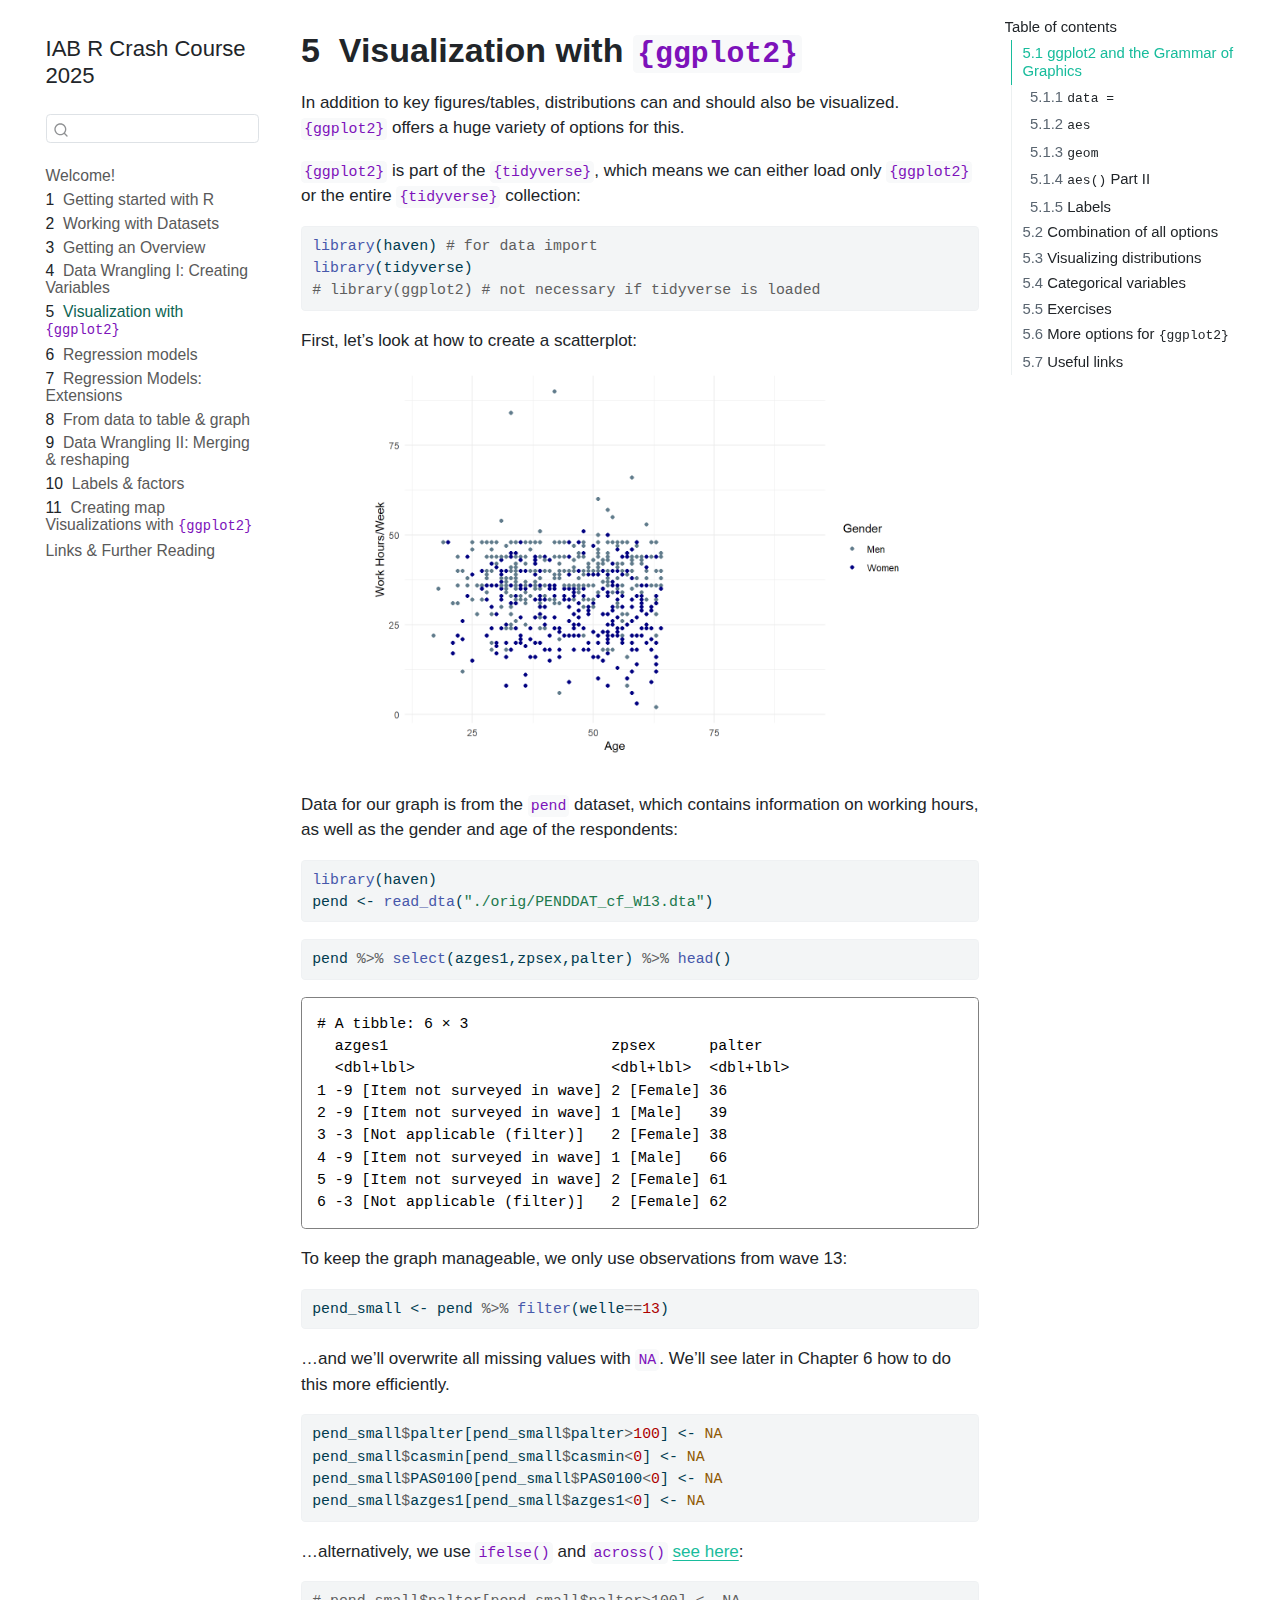
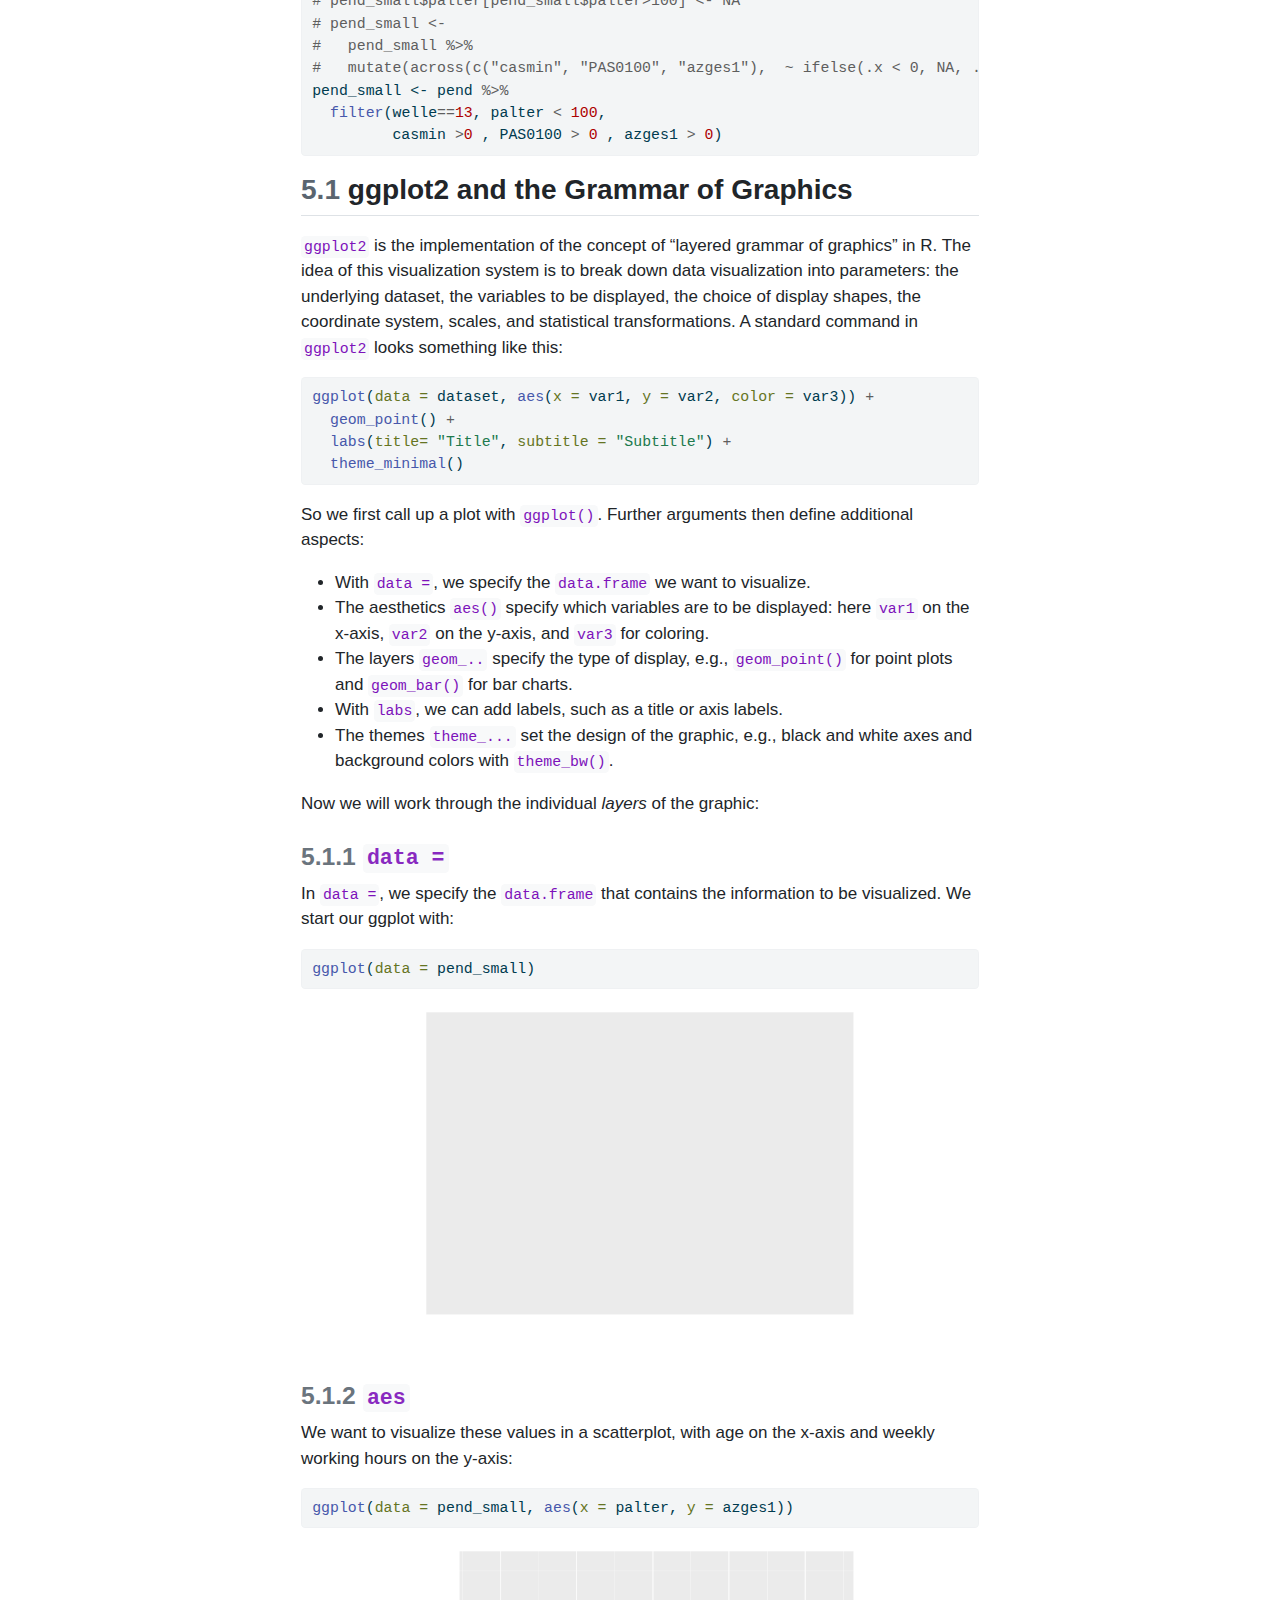
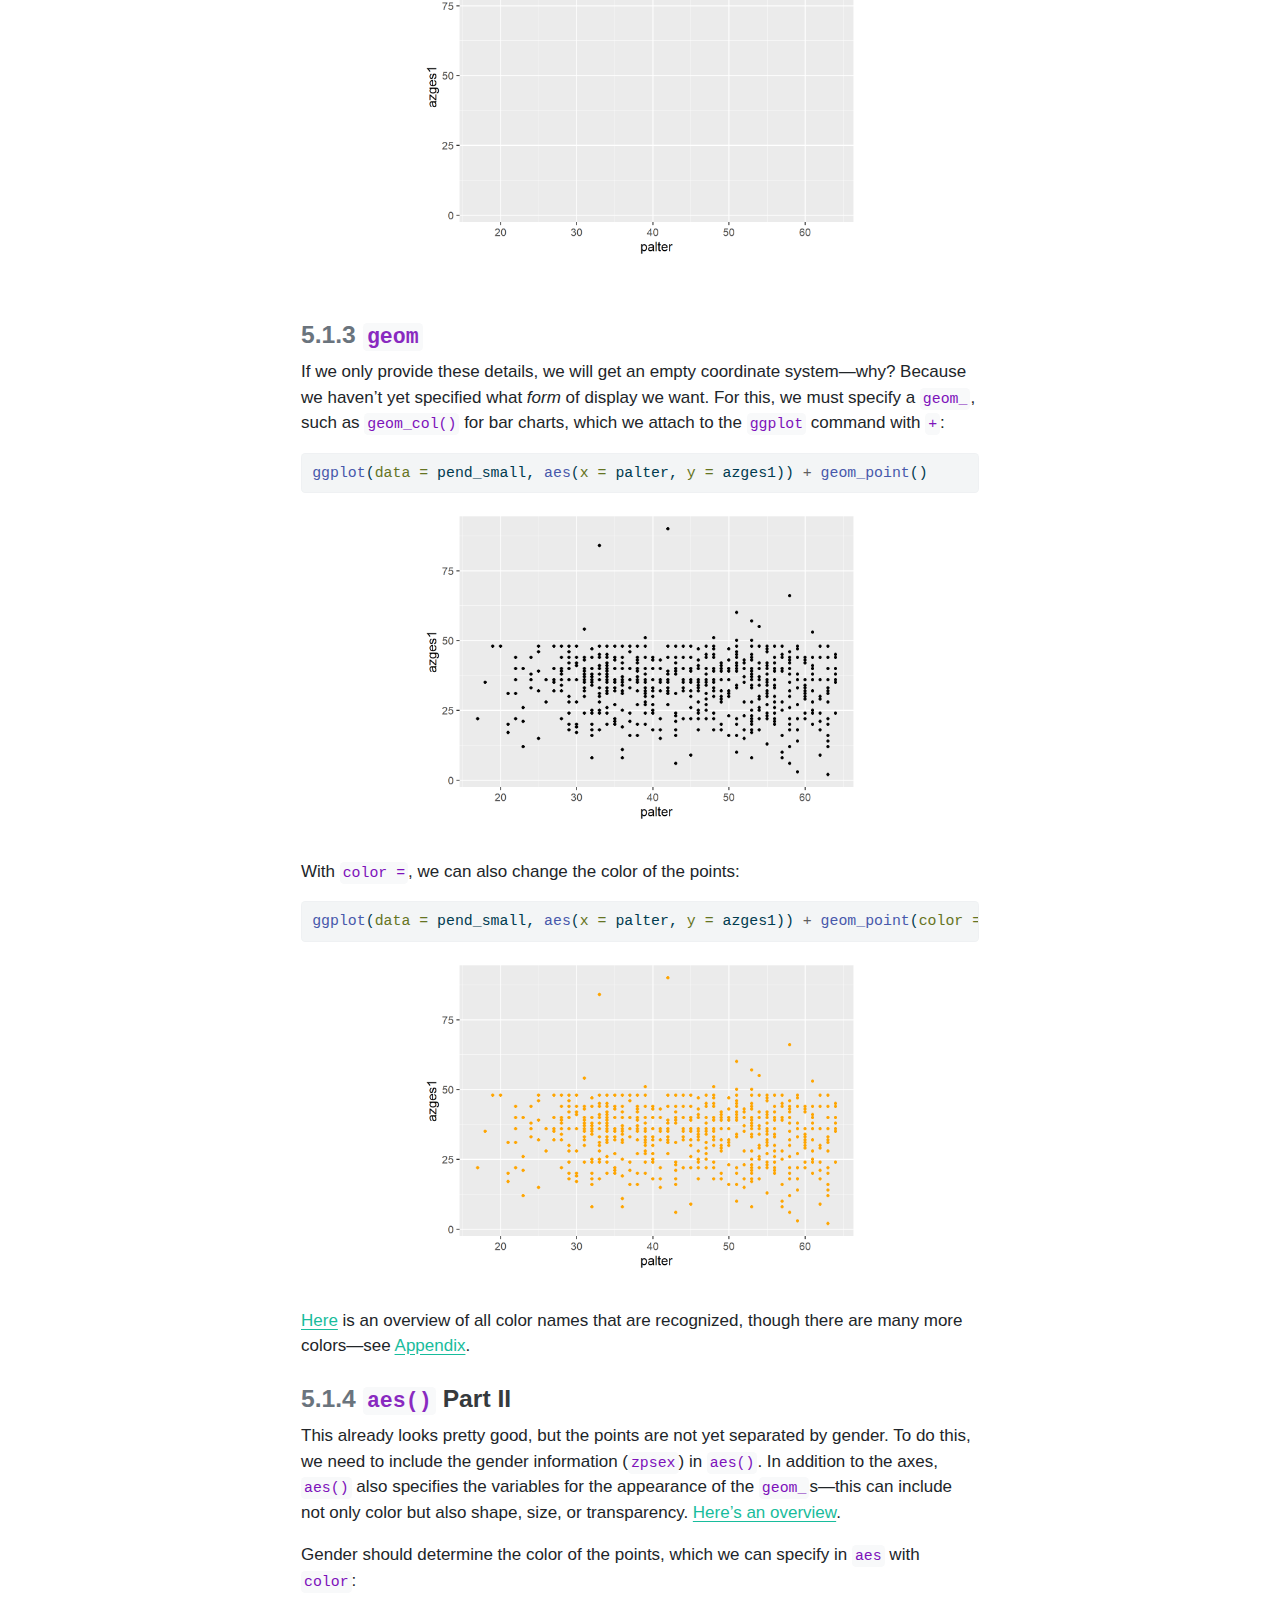
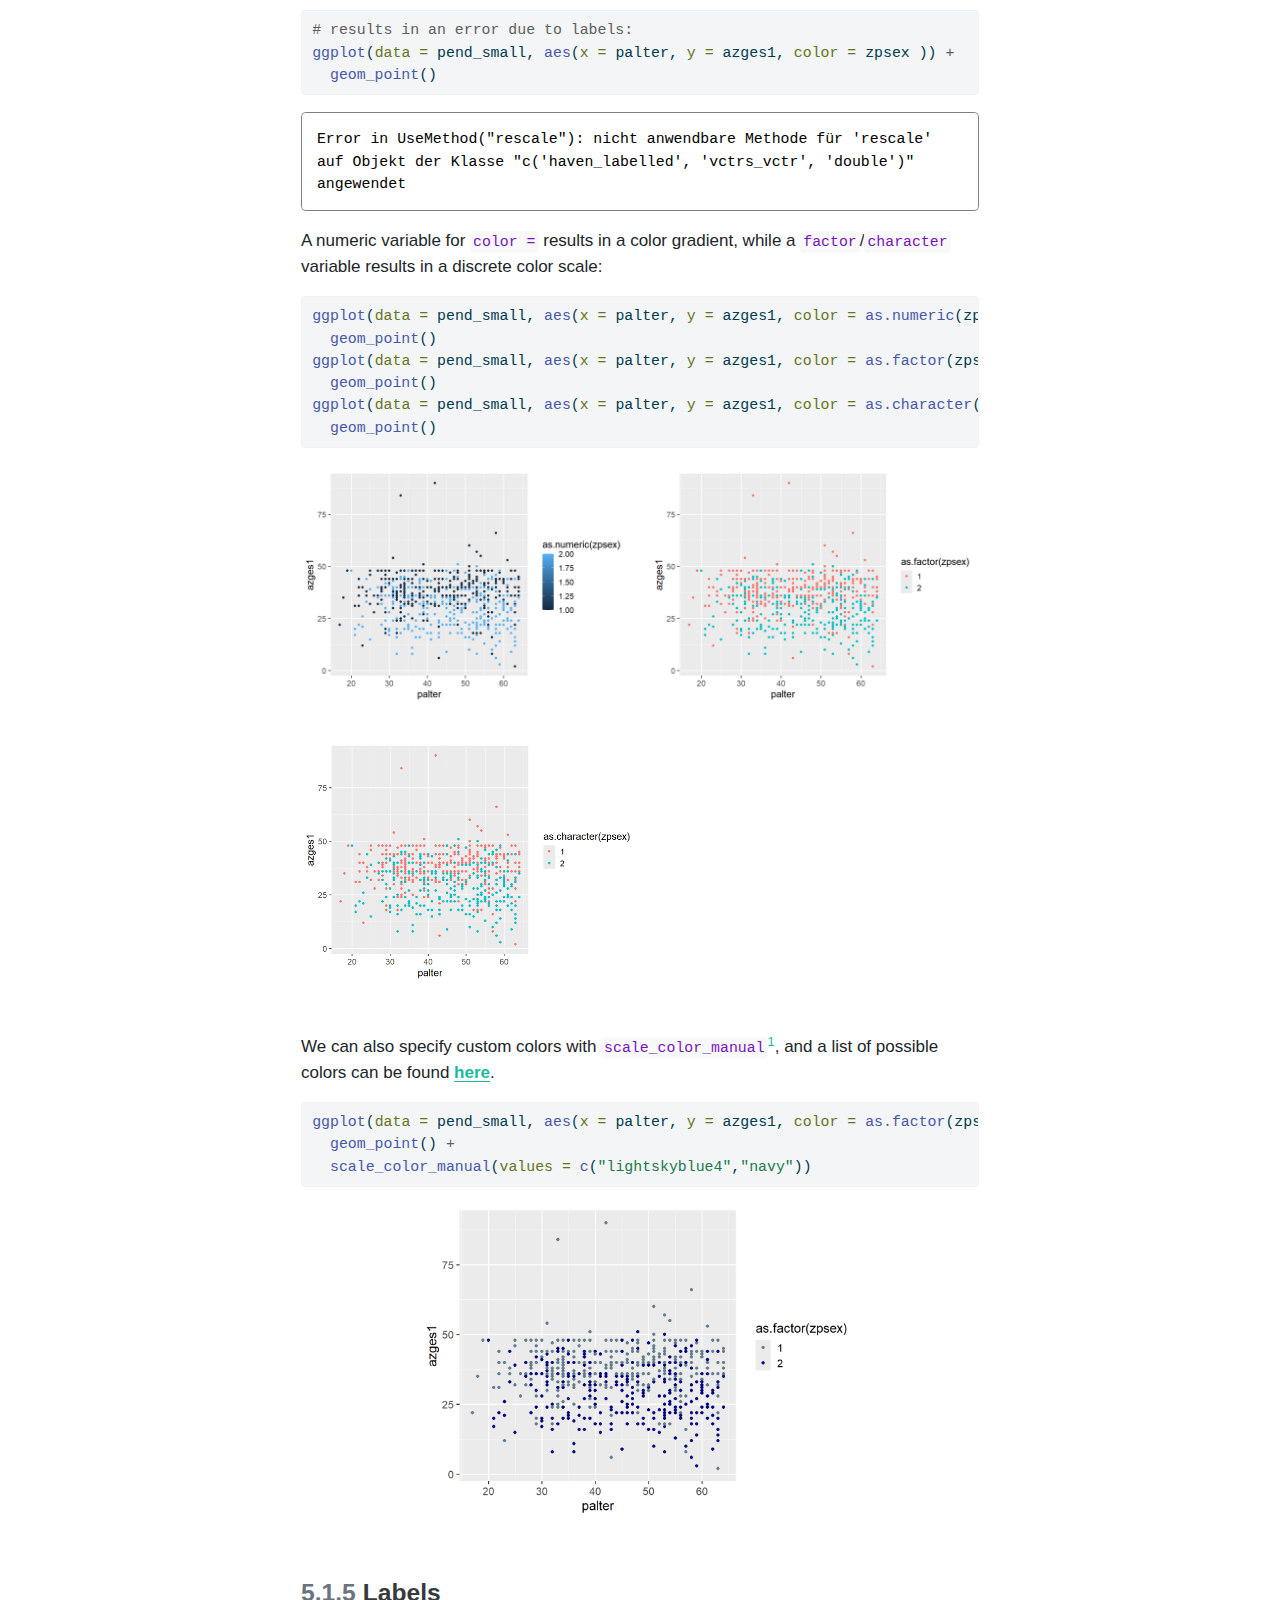
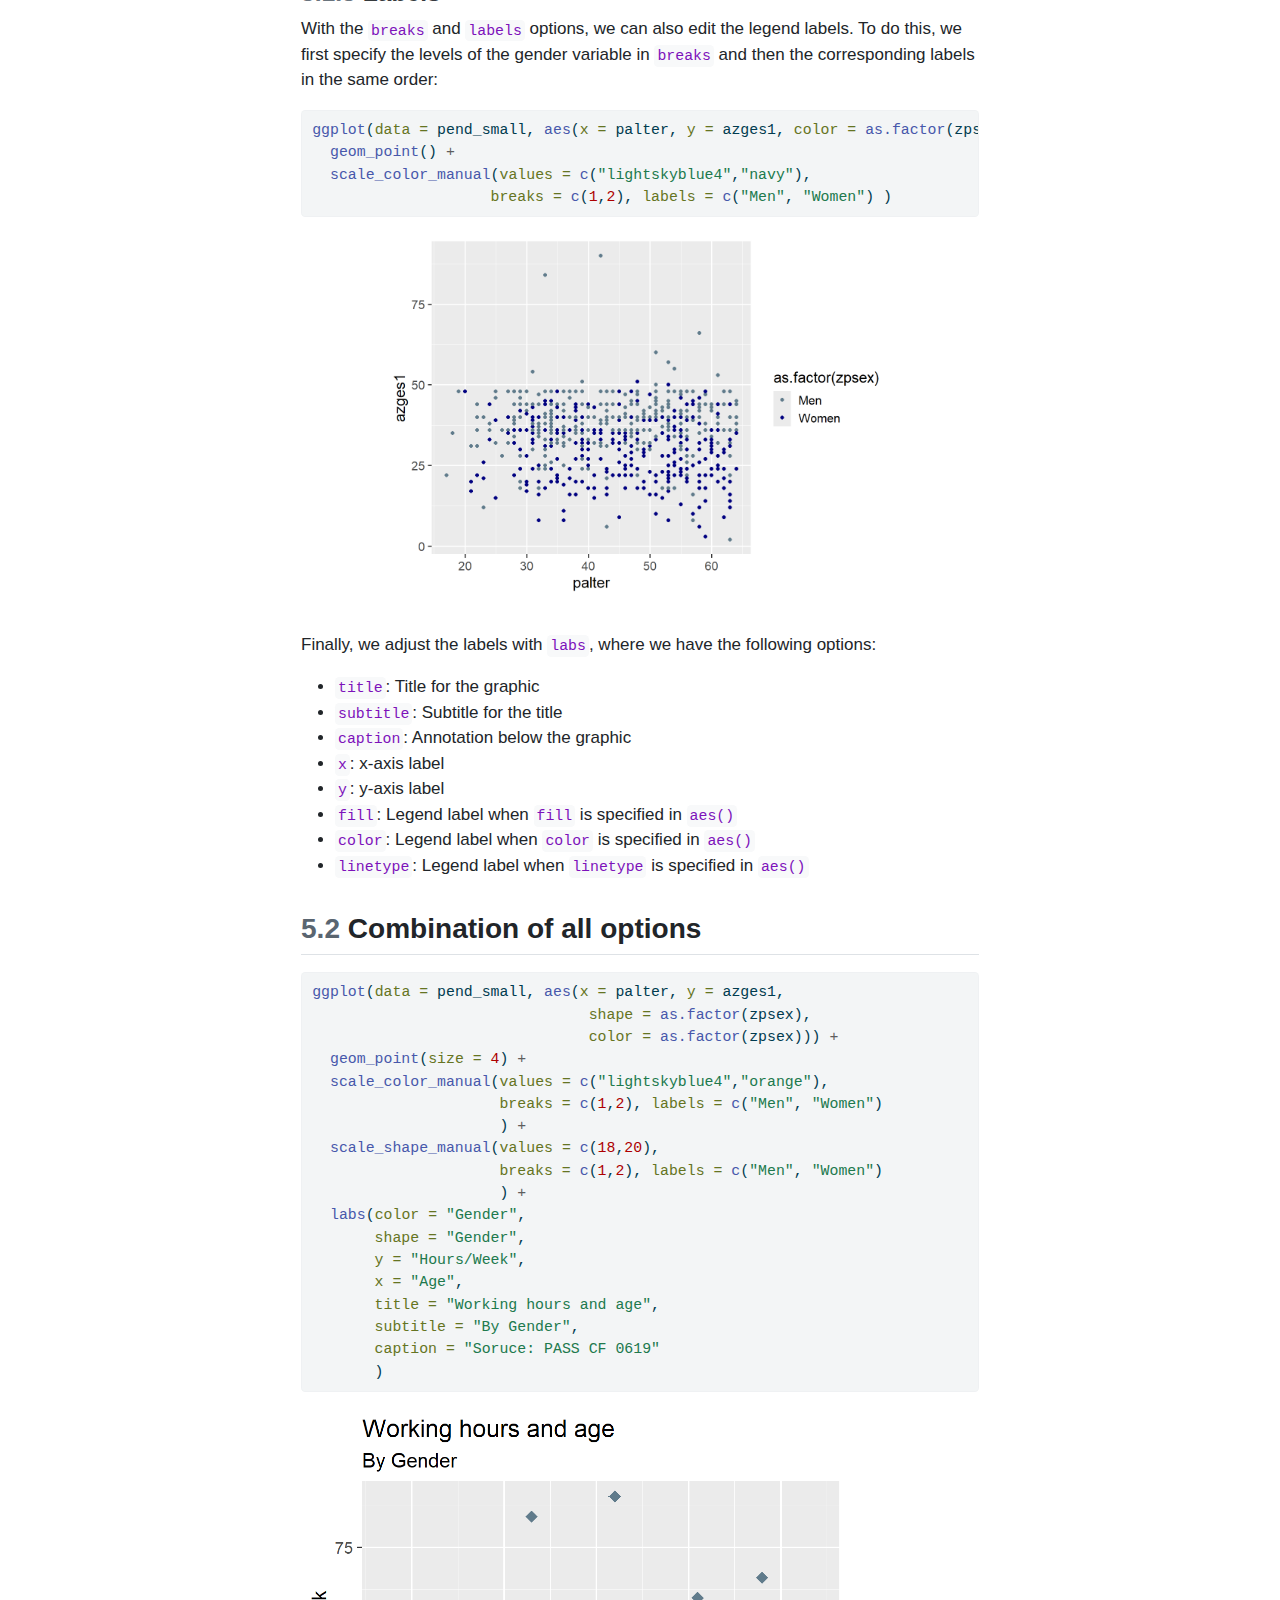
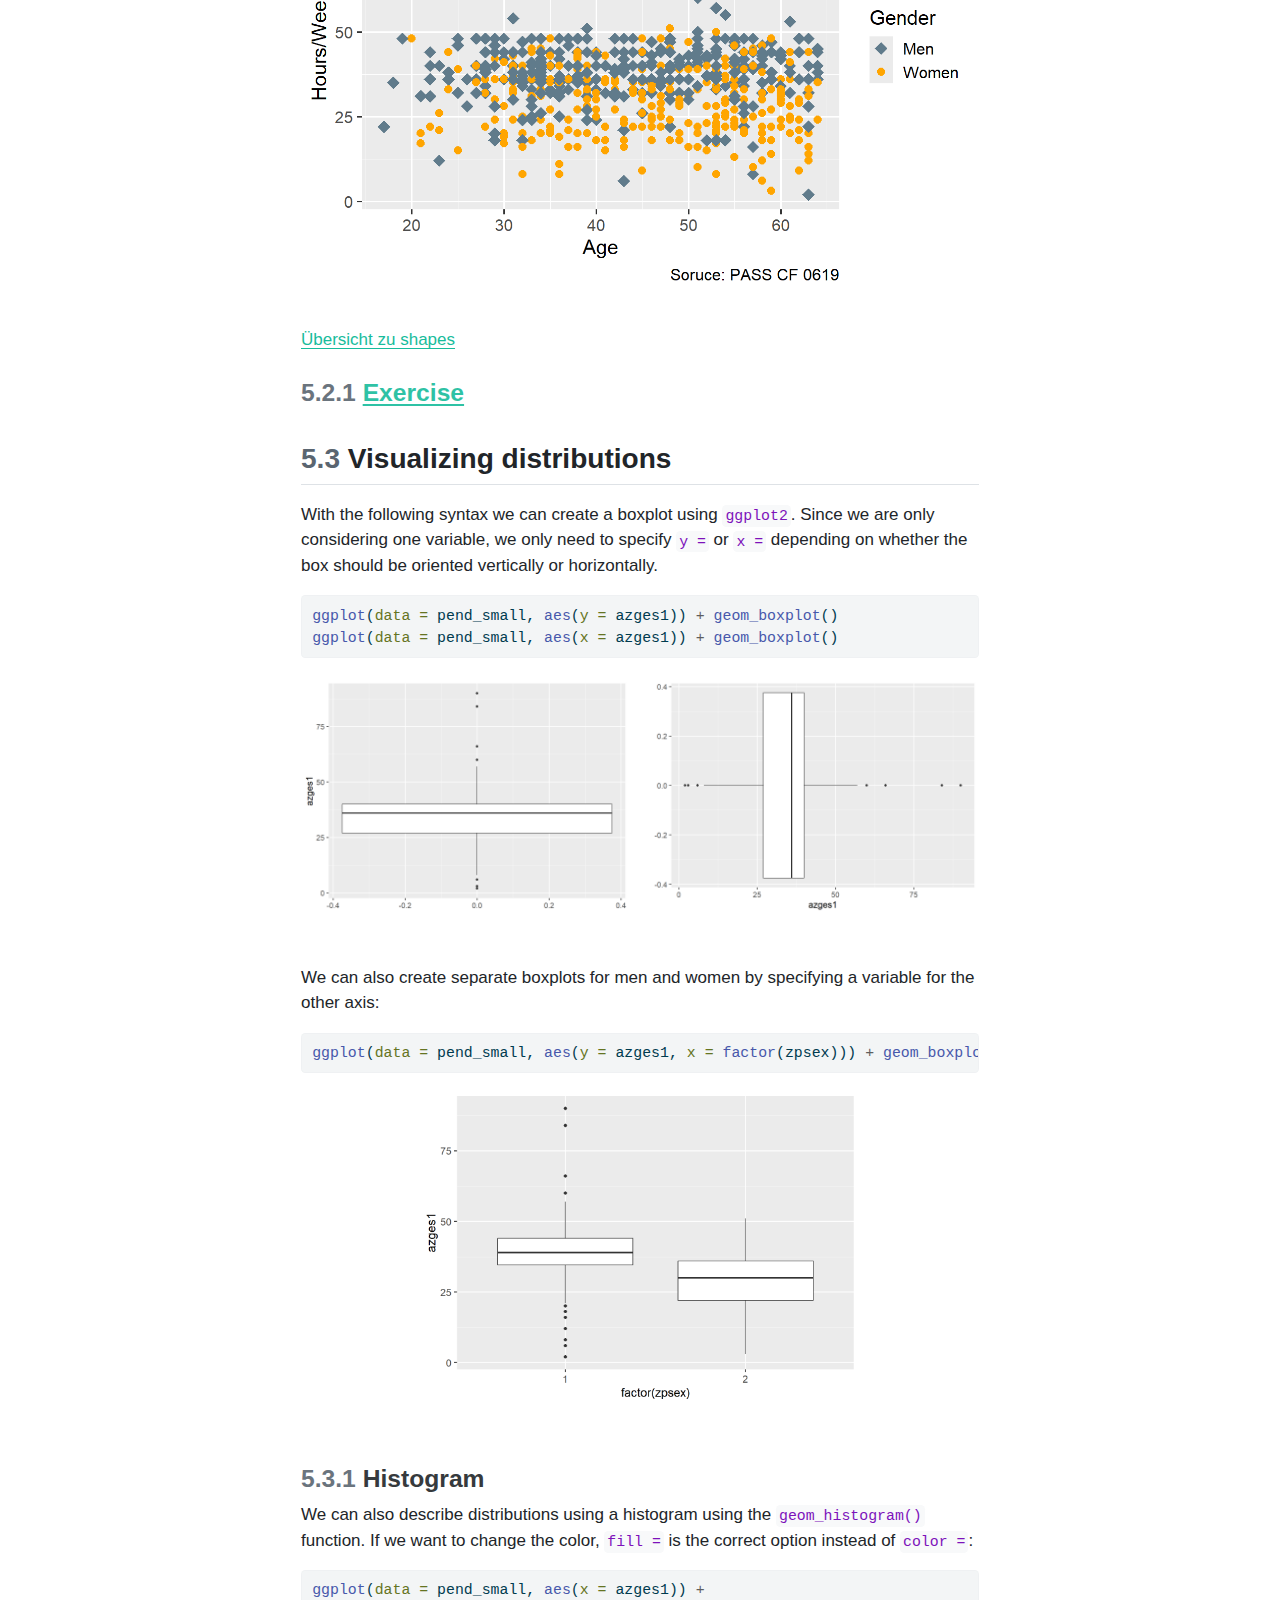
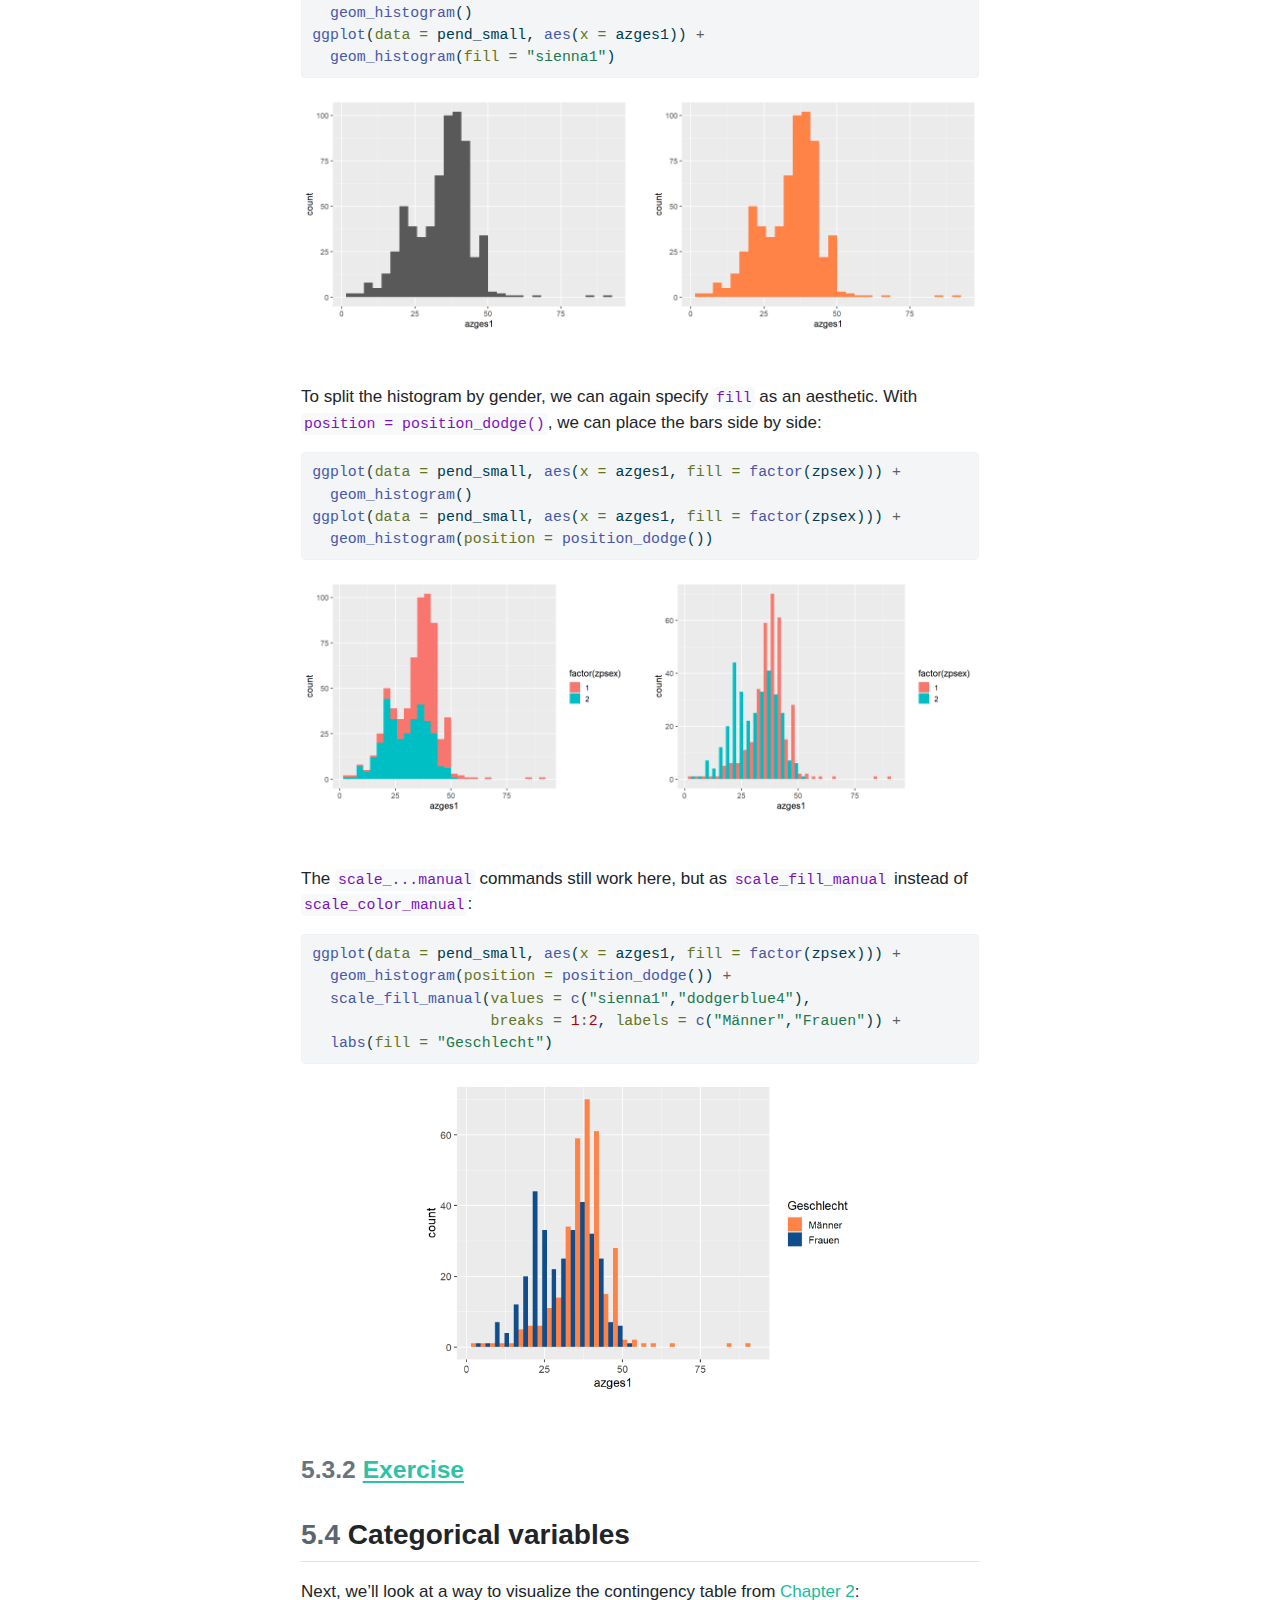
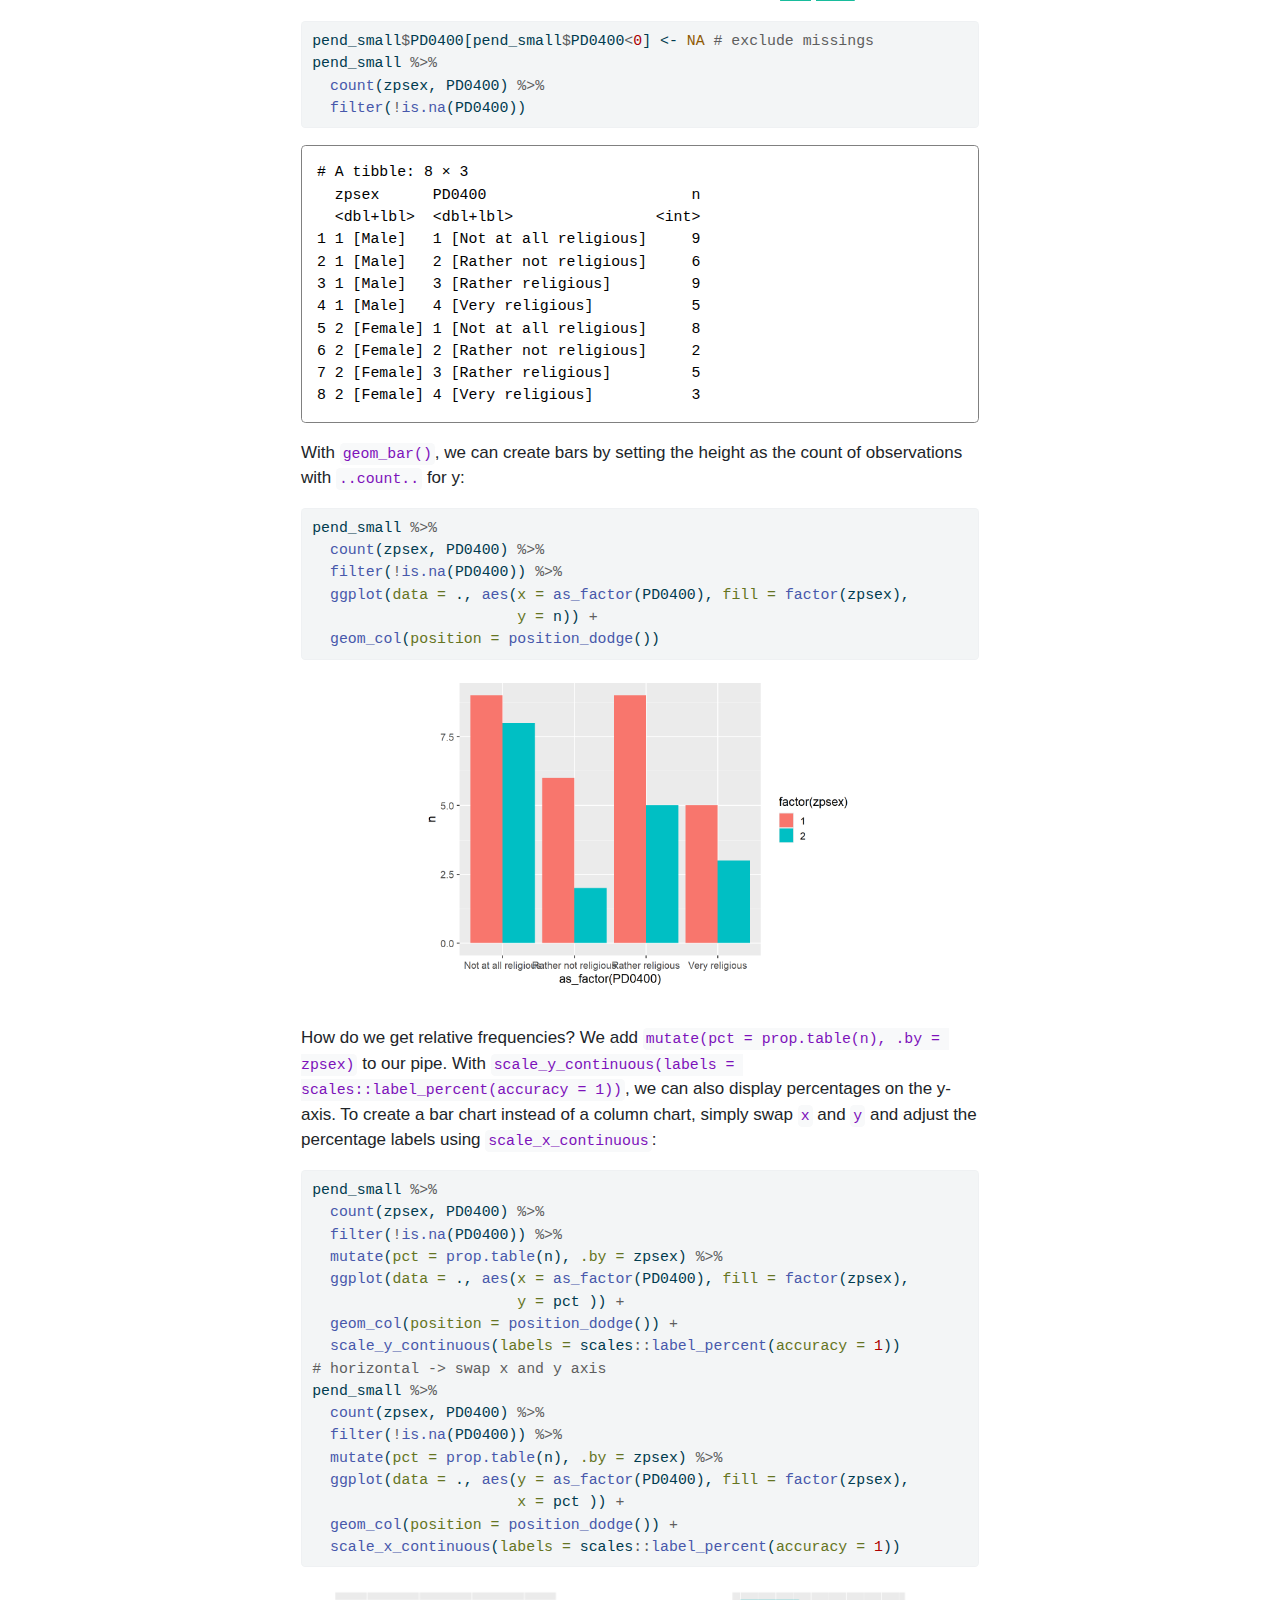
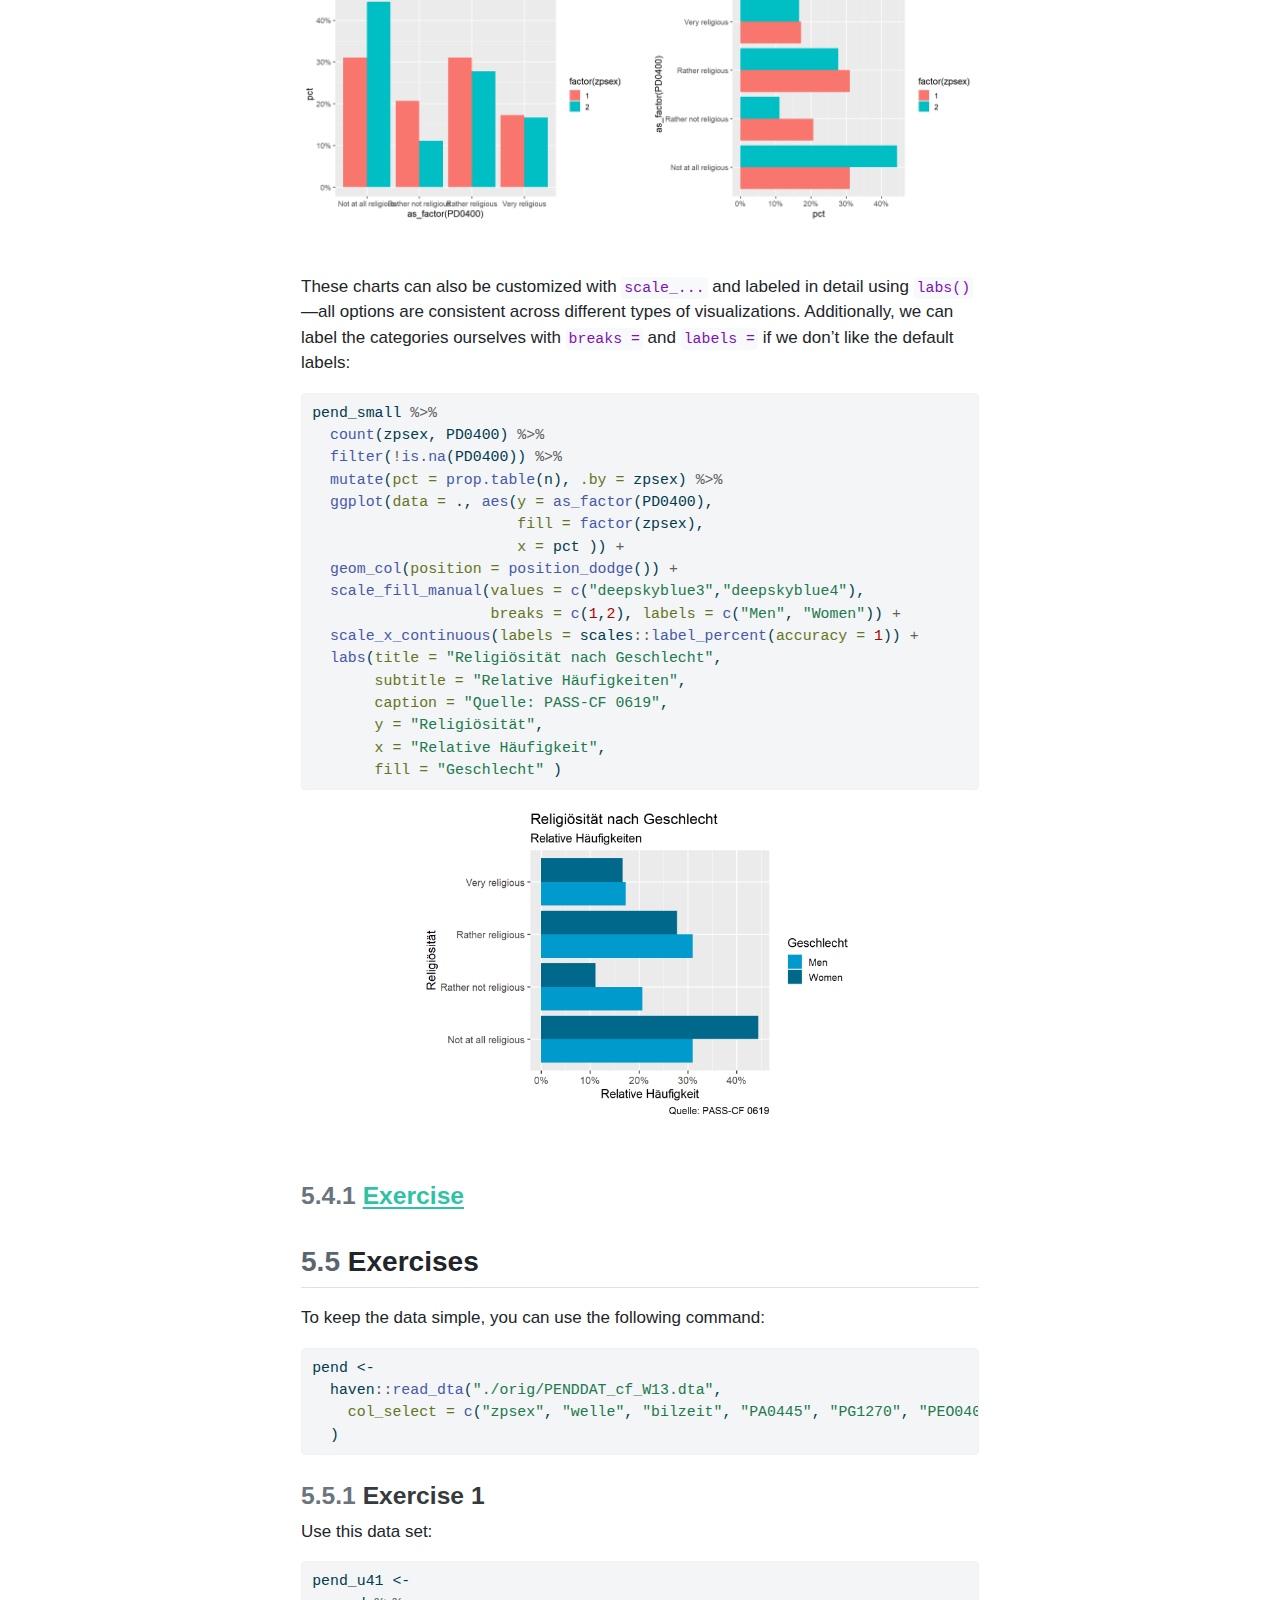
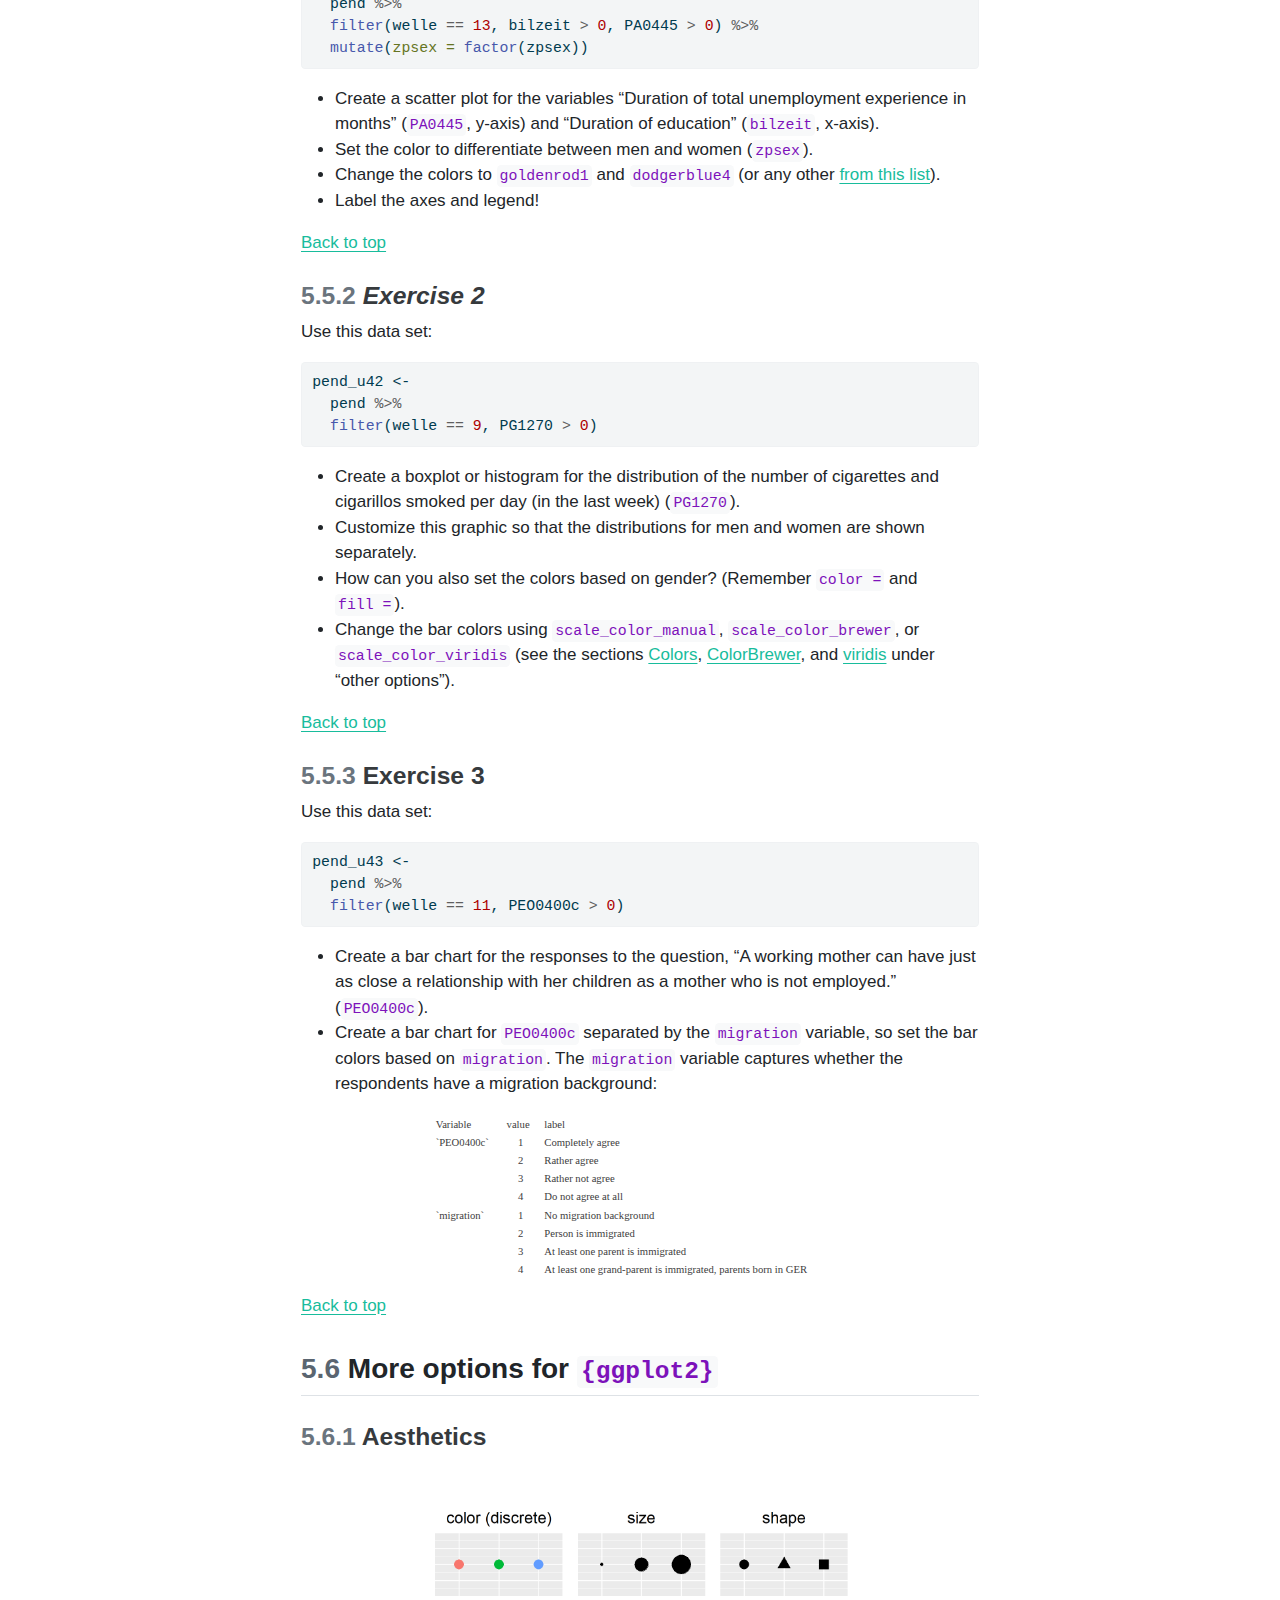
<file: docs/07_viz_translated.html>
<!DOCTYPE html>
<html xmlns="http://www.w3.org/1999/xhtml" lang="en" xml:lang="en"><head>

<meta charset="utf-8">
<meta name="generator" content="quarto-1.5.56">

<meta name="viewport" content="width=device-width, initial-scale=1.0, user-scalable=yes">


<title>5&nbsp; Visualization with {ggplot2} – IAB R Crash Course 2025</title>
<style>
code{white-space: pre-wrap;}
span.smallcaps{font-variant: small-caps;}
div.columns{display: flex; gap: min(4vw, 1.5em);}
div.column{flex: auto; overflow-x: auto;}
div.hanging-indent{margin-left: 1.5em; text-indent: -1.5em;}
ul.task-list{list-style: none;}
ul.task-list li input[type="checkbox"] {
  width: 0.8em;
  margin: 0 0.8em 0.2em -1em; /* quarto-specific, see https://github.com/quarto-dev/quarto-cli/issues/4556 */ 
  vertical-align: middle;
}
/* CSS for syntax highlighting */
pre > code.sourceCode { white-space: pre; position: relative; }
pre > code.sourceCode > span { line-height: 1.25; }
pre > code.sourceCode > span:empty { height: 1.2em; }
.sourceCode { overflow: visible; }
code.sourceCode > span { color: inherit; text-decoration: inherit; }
div.sourceCode { margin: 1em 0; }
pre.sourceCode { margin: 0; }
@media screen {
div.sourceCode { overflow: auto; }
}
@media print {
pre > code.sourceCode { white-space: pre-wrap; }
pre > code.sourceCode > span { display: inline-block; text-indent: -5em; padding-left: 5em; }
}
pre.numberSource code
  { counter-reset: source-line 0; }
pre.numberSource code > span
  { position: relative; left: -4em; counter-increment: source-line; }
pre.numberSource code > span > a:first-child::before
  { content: counter(source-line);
    position: relative; left: -1em; text-align: right; vertical-align: baseline;
    border: none; display: inline-block;
    -webkit-touch-callout: none; -webkit-user-select: none;
    -khtml-user-select: none; -moz-user-select: none;
    -ms-user-select: none; user-select: none;
    padding: 0 4px; width: 4em;
  }
pre.numberSource { margin-left: 3em;  padding-left: 4px; }
div.sourceCode
  {   }
@media screen {
pre > code.sourceCode > span > a:first-child::before { text-decoration: underline; }
}
</style>


<script src="site_libs/quarto-nav/quarto-nav.js"></script>
<script src="site_libs/quarto-nav/headroom.min.js"></script>
<script src="site_libs/clipboard/clipboard.min.js"></script>
<script src="site_libs/quarto-search/autocomplete.umd.js"></script>
<script src="site_libs/quarto-search/fuse.min.js"></script>
<script src="site_libs/quarto-search/quarto-search.js"></script>
<meta name="quarto:offset" content="./">
<link href="./09_reg.html" rel="next">
<link href="./04_data_wrangle.html" rel="prev">
<script src="site_libs/quarto-html/quarto.js"></script>
<script src="site_libs/quarto-html/popper.min.js"></script>
<script src="site_libs/quarto-html/tippy.umd.min.js"></script>
<script src="site_libs/quarto-html/anchor.min.js"></script>
<link href="site_libs/quarto-html/tippy.css" rel="stylesheet">
<link href="site_libs/quarto-html/quarto-syntax-highlighting.css" rel="stylesheet" id="quarto-text-highlighting-styles">
<script src="site_libs/bootstrap/bootstrap.min.js"></script>
<link href="site_libs/bootstrap/bootstrap-icons.css" rel="stylesheet">
<link href="site_libs/bootstrap/bootstrap.min.css" rel="stylesheet" id="quarto-bootstrap" data-mode="light">
<link href="site_libs/quarto-contrib/fontawesome6-1.2.0/all.min.css" rel="stylesheet">
<link href="site_libs/quarto-contrib/fontawesome6-1.2.0/latex-fontsize.css" rel="stylesheet">
<script id="quarto-search-options" type="application/json">{
  "location": "sidebar",
  "copy-button": false,
  "collapse-after": 3,
  "panel-placement": "start",
  "type": "textbox",
  "limit": 50,
  "keyboard-shortcut": [
    "f",
    "/",
    "s"
  ],
  "show-item-context": false,
  "language": {
    "search-no-results-text": "No results",
    "search-matching-documents-text": "matching documents",
    "search-copy-link-title": "Copy link to search",
    "search-hide-matches-text": "Hide additional matches",
    "search-more-match-text": "more match in this document",
    "search-more-matches-text": "more matches in this document",
    "search-clear-button-title": "Clear",
    "search-text-placeholder": "",
    "search-detached-cancel-button-title": "Cancel",
    "search-submit-button-title": "Submit",
    "search-label": "Search"
  }
}</script>
<link href="site_libs/tabwid-1.1.3/tabwid.css" rel="stylesheet">

<script src="site_libs/tabwid-1.1.3/tabwid.js"></script>



<link rel="stylesheet" href="style.css">
</head>

<body class="nav-sidebar floating">

<div id="quarto-search-results"></div>
  <header id="quarto-header" class="headroom fixed-top">
  <nav class="quarto-secondary-nav">
    <div class="container-fluid d-flex">
      <button type="button" class="quarto-btn-toggle btn" data-bs-toggle="collapse" role="button" data-bs-target=".quarto-sidebar-collapse-item" aria-controls="quarto-sidebar" aria-expanded="false" aria-label="Toggle sidebar navigation" onclick="if (window.quartoToggleHeadroom) { window.quartoToggleHeadroom(); }">
        <i class="bi bi-layout-text-sidebar-reverse"></i>
      </button>
        <nav class="quarto-page-breadcrumbs" aria-label="breadcrumb"><ol class="breadcrumb"><li class="breadcrumb-item"><a href="./07_viz_translated.html"><span class="chapter-number">5</span>&nbsp; <span class="chapter-title">Visualization with <code>{ggplot2}</code></span></a></li></ol></nav>
        <a class="flex-grow-1" role="navigation" data-bs-toggle="collapse" data-bs-target=".quarto-sidebar-collapse-item" aria-controls="quarto-sidebar" aria-expanded="false" aria-label="Toggle sidebar navigation" onclick="if (window.quartoToggleHeadroom) { window.quartoToggleHeadroom(); }">      
        </a>
      <button type="button" class="btn quarto-search-button" aria-label="Search" onclick="window.quartoOpenSearch();">
        <i class="bi bi-search"></i>
      </button>
    </div>
  </nav>
</header>
<!-- content -->
<div id="quarto-content" class="quarto-container page-columns page-rows-contents page-layout-full">
<!-- sidebar -->
  <nav id="quarto-sidebar" class="sidebar collapse collapse-horizontal quarto-sidebar-collapse-item sidebar-navigation floating overflow-auto">
    <div class="pt-lg-2 mt-2 text-left sidebar-header">
    <div class="sidebar-title mb-0 py-0">
      <a href="./">IAB R Crash Course 2025</a> 
    </div>
      </div>
        <div class="mt-2 flex-shrink-0 align-items-center">
        <div class="sidebar-search">
        <div id="quarto-search" class="" title="Search"></div>
        </div>
        </div>
    <div class="sidebar-menu-container"> 
    <ul class="list-unstyled mt-1">
        <li class="sidebar-item">
  <div class="sidebar-item-container"> 
  <a href="./index.html" class="sidebar-item-text sidebar-link">
 <span class="menu-text">Welcome!</span></a>
  </div>
</li>
        <li class="sidebar-item">
  <div class="sidebar-item-container"> 
  <a href="./01_intro.html" class="sidebar-item-text sidebar-link">
 <span class="menu-text"><span class="chapter-number">1</span>&nbsp; <span class="chapter-title">Getting started with R</span></span></a>
  </div>
</li>
        <li class="sidebar-item">
  <div class="sidebar-item-container"> 
  <a href="./02_intro.html" class="sidebar-item-text sidebar-link">
 <span class="menu-text"><span class="chapter-number">2</span>&nbsp; <span class="chapter-title">Working with Datasets</span></span></a>
  </div>
</li>
        <li class="sidebar-item">
  <div class="sidebar-item-container"> 
  <a href="./03_desc.html" class="sidebar-item-text sidebar-link">
 <span class="menu-text"><span class="chapter-number">3</span>&nbsp; <span class="chapter-title">Getting an Overview</span></span></a>
  </div>
</li>
        <li class="sidebar-item">
  <div class="sidebar-item-container"> 
  <a href="./04_data_wrangle.html" class="sidebar-item-text sidebar-link">
 <span class="menu-text"><span class="chapter-number">4</span>&nbsp; <span class="chapter-title">Data Wrangling I: Creating Variables</span></span></a>
  </div>
</li>
        <li class="sidebar-item">
  <div class="sidebar-item-container"> 
  <a href="./07_viz_translated.html" class="sidebar-item-text sidebar-link active">
 <span class="menu-text"><span class="chapter-number">5</span>&nbsp; <span class="chapter-title">Visualization with <code>{ggplot2}</code></span></span></a>
  </div>
</li>
        <li class="sidebar-item">
  <div class="sidebar-item-container"> 
  <a href="./09_reg.html" class="sidebar-item-text sidebar-link">
 <span class="menu-text"><span class="chapter-number">6</span>&nbsp; <span class="chapter-title">Regression models</span></span></a>
  </div>
</li>
        <li class="sidebar-item">
  <div class="sidebar-item-container"> 
  <a href="./09_reg2.html" class="sidebar-item-text sidebar-link">
 <span class="menu-text"><span class="chapter-number">7</span>&nbsp; <span class="chapter-title">Regression Models: Extensions</span></span></a>
  </div>
</li>
        <li class="sidebar-item">
  <div class="sidebar-item-container"> 
  <a href="./10_raw_to_table.html" class="sidebar-item-text sidebar-link">
 <span class="menu-text"><span class="chapter-number">8</span>&nbsp; <span class="chapter-title">From data to table &amp; graph</span></span></a>
  </div>
</li>
        <li class="sidebar-item">
  <div class="sidebar-item-container"> 
  <a href="./05_merge_pivot.html" class="sidebar-item-text sidebar-link">
 <span class="menu-text"><span class="chapter-number">9</span>&nbsp; <span class="chapter-title">Data Wrangling II: Merging &amp; reshaping</span></span></a>
  </div>
</li>
        <li class="sidebar-item">
  <div class="sidebar-item-container"> 
  <a href="./06_labels_factor.html" class="sidebar-item-text sidebar-link">
 <span class="menu-text"><span class="chapter-number">10</span>&nbsp; <span class="chapter-title">Labels &amp; factors</span></span></a>
  </div>
</li>
        <li class="sidebar-item">
  <div class="sidebar-item-container"> 
  <a href="./15_map.html" class="sidebar-item-text sidebar-link">
 <span class="menu-text"><span class="chapter-number">11</span>&nbsp; <span class="chapter-title">Creating map Visualizations with <code>{ggplot2}</code></span></span></a>
  </div>
</li>
        <li class="sidebar-item">
  <div class="sidebar-item-container"> 
  <a href="./references_translated.html" class="sidebar-item-text sidebar-link">
 <span class="menu-text">Links &amp; Further Reading</span></a>
  </div>
</li>
    </ul>
    </div>
</nav>
<div id="quarto-sidebar-glass" class="quarto-sidebar-collapse-item" data-bs-toggle="collapse" data-bs-target=".quarto-sidebar-collapse-item"></div>
<!-- margin-sidebar -->
    <div id="quarto-margin-sidebar" class="sidebar margin-sidebar">
        <nav id="TOC" role="doc-toc" class="toc-active">
    <h2 id="toc-title">Table of contents</h2>
   
  <ul>
  <li><a href="#ggplot2-and-the-grammar-of-graphics" id="toc-ggplot2-and-the-grammar-of-graphics" class="nav-link active" data-scroll-target="#ggplot2-and-the-grammar-of-graphics"><span class="header-section-number">5.1</span> ggplot2 and the Grammar of Graphics</a>
  <ul class="collapse">
  <li><a href="#data" id="toc-data" class="nav-link" data-scroll-target="#data"><span class="header-section-number">5.1.1</span> <code>data =</code></a></li>
  <li><a href="#aes" id="toc-aes" class="nav-link" data-scroll-target="#aes"><span class="header-section-number">5.1.2</span> <code>aes</code></a></li>
  <li><a href="#geom" id="toc-geom" class="nav-link" data-scroll-target="#geom"><span class="header-section-number">5.1.3</span> <code>geom</code></a></li>
  <li><a href="#aes-part-ii" id="toc-aes-part-ii" class="nav-link" data-scroll-target="#aes-part-ii"><span class="header-section-number">5.1.4</span> <code>aes()</code> Part II</a></li>
  <li><a href="#labels" id="toc-labels" class="nav-link" data-scroll-target="#labels"><span class="header-section-number">5.1.5</span> Labels</a></li>
  </ul></li>
  <li><a href="#combination-of-all-options" id="toc-combination-of-all-options" class="nav-link" data-scroll-target="#combination-of-all-options"><span class="header-section-number">5.2</span> Combination of all options</a>
  <ul class="collapse">
  <li><a href="#ue4_01" id="toc-ue4_01" class="nav-link" data-scroll-target="#ue4_01"><span class="header-section-number">5.2.1</span> Exercise</a></li>
  </ul></li>
  <li><a href="#visualizing-distributions" id="toc-visualizing-distributions" class="nav-link" data-scroll-target="#visualizing-distributions"><span class="header-section-number">5.3</span> Visualizing distributions</a>
  <ul class="collapse">
  <li><a href="#histogram" id="toc-histogram" class="nav-link" data-scroll-target="#histogram"><span class="header-section-number">5.3.1</span> Histogram</a></li>
  <li><a href="#ue4_02" id="toc-ue4_02" class="nav-link" data-scroll-target="#ue4_02"><span class="header-section-number">5.3.2</span> Exercise</a></li>
  </ul></li>
  <li><a href="#categorical-variables" id="toc-categorical-variables" class="nav-link" data-scroll-target="#categorical-variables"><span class="header-section-number">5.4</span> Categorical variables</a>
  <ul class="collapse">
  <li><a href="#ue4_03" id="toc-ue4_03" class="nav-link" data-scroll-target="#ue4_03"><span class="header-section-number">5.4.1</span> Exercise</a></li>
  </ul></li>
  <li><a href="#exercises" id="toc-exercises" class="nav-link" data-scroll-target="#exercises"><span class="header-section-number">5.5</span> Exercises</a>
  <ul class="collapse">
  <li><a href="#pltue1" id="toc-pltue1" class="nav-link" data-scroll-target="#pltue1"><span class="header-section-number">5.5.1</span> Exercise 1</a></li>
  <li><a href="#pltue2" id="toc-pltue2" class="nav-link" data-scroll-target="#pltue2"><span class="header-section-number">5.5.2</span> <em>Exercise 2</em></a></li>
  <li><a href="#pltue3" id="toc-pltue3" class="nav-link" data-scroll-target="#pltue3"><span class="header-section-number">5.5.3</span> Exercise 3</a></li>
  </ul></li>
  <li><a href="#more-options-for-ggplot2" id="toc-more-options-for-ggplot2" class="nav-link" data-scroll-target="#more-options-for-ggplot2"><span class="header-section-number">5.6</span> More options for <code>{ggplot2}</code></a>
  <ul class="collapse">
  <li><a href="#aes_list" id="toc-aes_list" class="nav-link" data-scroll-target="#aes_list"><span class="header-section-number">5.6.1</span> Aesthetics</a></li>
  <li><a href="#themes" id="toc-themes" class="nav-link" data-scroll-target="#themes"><span class="header-section-number">5.6.2</span> themes</a></li>
  <li><a href="#colors" id="toc-colors" class="nav-link" data-scroll-target="#colors"><span class="header-section-number">5.6.3</span> Colors</a></li>
  <li><a href="#shape1" id="toc-shape1" class="nav-link" data-scroll-target="#shape1"><span class="header-section-number">5.6.4</span> Shapes</a></li>
  <li><a href="#line" id="toc-line" class="nav-link" data-scroll-target="#line"><span class="header-section-number">5.6.5</span> Linetypes</a></li>
  </ul></li>
  <li><a href="#useful-links" id="toc-useful-links" class="nav-link" data-scroll-target="#useful-links"><span class="header-section-number">5.7</span> Useful links</a></li>
  </ul>
</nav>
    </div>
<!-- main -->
<main class="content column-body" id="quarto-document-content">

<header id="title-block-header" class="quarto-title-block default">
<div class="quarto-title">
<h1 class="title"><span class="chapter-number">5</span>&nbsp; <span class="chapter-title">Visualization with <code>{ggplot2}</code></span></h1>
</div>



<div class="quarto-title-meta column-body">

    
  
    
  </div>
  


</header>


<p>In addition to key figures/tables, distributions can and should also be visualized. <code>{ggplot2}</code> offers a huge variety of options for this.</p>
<p><code>{ggplot2}</code> is part of the <code>{tidyverse}</code>, which means we can either load only <code>{ggplot2}</code> or the entire <code>{tidyverse}</code> collection:</p>
<div class="cell" data-layout-align="center">
<div class="sourceCode cell-code" id="cb1"><pre class="sourceCode r code-with-copy"><code class="sourceCode r"><span id="cb1-1"><a href="#cb1-1" aria-hidden="true" tabindex="-1"></a><span class="fu">library</span>(haven) <span class="co"># for data import</span></span>
<span id="cb1-2"><a href="#cb1-2" aria-hidden="true" tabindex="-1"></a><span class="fu">library</span>(tidyverse)</span>
<span id="cb1-3"><a href="#cb1-3" aria-hidden="true" tabindex="-1"></a><span class="co"># library(ggplot2) # not necessary if tidyverse is loaded</span></span></code><button title="Copy to Clipboard" class="code-copy-button"><i class="bi"></i></button></pre></div>
</div>
<p>First, let’s look at how to create a scatterplot:</p>
<div class="cell" data-layout-align="center">
<div class="cell-output-display">
<div class="quarto-figure quarto-figure-center">
<figure class="figure">
<p><img src="07_viz_translated_files/figure-html/unnamed-chunk-2-1.png" class="quarto-figure quarto-figure-center figure-img" style="width:80.0%;height:80.0%"></p>
</figure>
</div>
</div>
</div>
<p>Data for our graph is from the <code>pend</code> dataset, which contains information on working hours, as well as the gender and age of the respondents:</p>
<div class="cell" data-layout-align="center">
<div class="sourceCode cell-code" id="cb2"><pre class="sourceCode r code-with-copy"><code class="sourceCode r"><span id="cb2-1"><a href="#cb2-1" aria-hidden="true" tabindex="-1"></a><span class="fu">library</span>(haven)</span>
<span id="cb2-2"><a href="#cb2-2" aria-hidden="true" tabindex="-1"></a>pend <span class="ot">&lt;-</span> <span class="fu">read_dta</span>(<span class="st">"./orig/PENDDAT_cf_W13.dta"</span>)</span></code><button title="Copy to Clipboard" class="code-copy-button"><i class="bi"></i></button></pre></div>
</div>
<div class="cell" data-layout-align="center">
<div class="sourceCode cell-code" id="cb3"><pre class="sourceCode r code-with-copy"><code class="sourceCode r"><span id="cb3-1"><a href="#cb3-1" aria-hidden="true" tabindex="-1"></a>pend <span class="sc">%&gt;%</span> <span class="fu">select</span>(azges1,zpsex,palter) <span class="sc">%&gt;%</span> <span class="fu">head</span>()</span></code><button title="Copy to Clipboard" class="code-copy-button"><i class="bi"></i></button></pre></div>
<div class="cell-output cell-output-stdout">
<pre><code># A tibble: 6 × 3
  azges1                         zpsex      palter   
  &lt;dbl+lbl&gt;                      &lt;dbl+lbl&gt;  &lt;dbl+lbl&gt;
1 -9 [Item not surveyed in wave] 2 [Female] 36       
2 -9 [Item not surveyed in wave] 1 [Male]   39       
3 -3 [Not applicable (filter)]   2 [Female] 38       
4 -9 [Item not surveyed in wave] 1 [Male]   66       
5 -9 [Item not surveyed in wave] 2 [Female] 61       
6 -3 [Not applicable (filter)]   2 [Female] 62       </code></pre>
</div>
</div>
<p>To keep the graph manageable, we only use observations from wave 13:</p>
<div class="cell" data-layout-align="center">
<div class="sourceCode cell-code" id="cb5"><pre class="sourceCode r code-with-copy"><code class="sourceCode r"><span id="cb5-1"><a href="#cb5-1" aria-hidden="true" tabindex="-1"></a>pend_small <span class="ot">&lt;-</span> pend <span class="sc">%&gt;%</span> <span class="fu">filter</span>(welle<span class="sc">==</span><span class="dv">13</span>)</span></code><button title="Copy to Clipboard" class="code-copy-button"><i class="bi"></i></button></pre></div>
</div>
<p>…and we’ll overwrite all missing values with <code>NA</code>. We’ll see later in Chapter 6 how to do this more efficiently.</p>
<div class="cell" data-layout-align="center">
<div class="sourceCode cell-code" id="cb6"><pre class="sourceCode r code-with-copy"><code class="sourceCode r"><span id="cb6-1"><a href="#cb6-1" aria-hidden="true" tabindex="-1"></a>pend_small<span class="sc">$</span>palter[pend_small<span class="sc">$</span>palter<span class="sc">&gt;</span><span class="dv">100</span>] <span class="ot">&lt;-</span> <span class="cn">NA</span> </span>
<span id="cb6-2"><a href="#cb6-2" aria-hidden="true" tabindex="-1"></a>pend_small<span class="sc">$</span>casmin[pend_small<span class="sc">$</span>casmin<span class="sc">&lt;</span><span class="dv">0</span>] <span class="ot">&lt;-</span> <span class="cn">NA</span></span>
<span id="cb6-3"><a href="#cb6-3" aria-hidden="true" tabindex="-1"></a>pend_small<span class="sc">$</span>PAS0100[pend_small<span class="sc">$</span>PAS0100<span class="sc">&lt;</span><span class="dv">0</span>] <span class="ot">&lt;-</span> <span class="cn">NA</span></span>
<span id="cb6-4"><a href="#cb6-4" aria-hidden="true" tabindex="-1"></a>pend_small<span class="sc">$</span>azges1[pend_small<span class="sc">$</span>azges1<span class="sc">&lt;</span><span class="dv">0</span>] <span class="ot">&lt;-</span> <span class="cn">NA</span></span></code><button title="Copy to Clipboard" class="code-copy-button"><i class="bi"></i></button></pre></div>
</div>
<p>…alternatively, we use <code>ifelse()</code> and <code>across()</code> <a href="04_data_wrangle.html#ifelse">see here</a>:</p>
<div class="cell" data-layout-align="center">
<div class="sourceCode cell-code" id="cb7"><pre class="sourceCode r code-with-copy"><code class="sourceCode r"><span id="cb7-1"><a href="#cb7-1" aria-hidden="true" tabindex="-1"></a><span class="co"># pend_small$palter[pend_small$palter&gt;100] &lt;- NA </span></span>
<span id="cb7-2"><a href="#cb7-2" aria-hidden="true" tabindex="-1"></a><span class="co"># pend_small &lt;-</span></span>
<span id="cb7-3"><a href="#cb7-3" aria-hidden="true" tabindex="-1"></a><span class="co">#   pend_small %&gt;%</span></span>
<span id="cb7-4"><a href="#cb7-4" aria-hidden="true" tabindex="-1"></a><span class="co">#   mutate(across(c("casmin", "PAS0100", "azges1"),  ~ ifelse(.x &lt; 0, NA, .x)))</span></span>
<span id="cb7-5"><a href="#cb7-5" aria-hidden="true" tabindex="-1"></a>pend_small <span class="ot">&lt;-</span> pend <span class="sc">%&gt;%</span> </span>
<span id="cb7-6"><a href="#cb7-6" aria-hidden="true" tabindex="-1"></a>  <span class="fu">filter</span>(welle<span class="sc">==</span><span class="dv">13</span>, palter <span class="sc">&lt;</span> <span class="dv">100</span>,</span>
<span id="cb7-7"><a href="#cb7-7" aria-hidden="true" tabindex="-1"></a>         casmin <span class="sc">&gt;</span><span class="dv">0</span> , PAS0100 <span class="sc">&gt;</span> <span class="dv">0</span> , azges1 <span class="sc">&gt;</span> <span class="dv">0</span>)</span></code><button title="Copy to Clipboard" class="code-copy-button"><i class="bi"></i></button></pre></div>
</div>
<section id="ggplot2-and-the-grammar-of-graphics" class="level2" data-number="5.1">
<h2 data-number="5.1" class="anchored" data-anchor-id="ggplot2-and-the-grammar-of-graphics"><span class="header-section-number">5.1</span> ggplot2 and the Grammar of Graphics</h2>
<p><code>ggplot2</code> is the implementation of the concept of “layered grammar of graphics” in R. The idea of this visualization system is to break down data visualization into parameters: the underlying dataset, the variables to be displayed, the choice of display shapes, the coordinate system, scales, and statistical transformations. A standard command in <code>ggplot2</code> looks something like this:</p>
<div class="cell" data-layout-align="center">
<div class="sourceCode cell-code" id="cb8"><pre class="sourceCode r code-with-copy"><code class="sourceCode r"><span id="cb8-1"><a href="#cb8-1" aria-hidden="true" tabindex="-1"></a><span class="fu">ggplot</span>(<span class="at">data =</span> dataset, <span class="fu">aes</span>(<span class="at">x =</span> var1, <span class="at">y =</span> var2, <span class="at">color =</span> var3)) <span class="sc">+</span></span>
<span id="cb8-2"><a href="#cb8-2" aria-hidden="true" tabindex="-1"></a>  <span class="fu">geom_point</span>() <span class="sc">+</span></span>
<span id="cb8-3"><a href="#cb8-3" aria-hidden="true" tabindex="-1"></a>  <span class="fu">labs</span>(<span class="at">title=</span> <span class="st">"Title"</span>, <span class="at">subtitle =</span> <span class="st">"Subtitle"</span>) <span class="sc">+</span></span>
<span id="cb8-4"><a href="#cb8-4" aria-hidden="true" tabindex="-1"></a>  <span class="fu">theme_minimal</span>()</span></code><button title="Copy to Clipboard" class="code-copy-button"><i class="bi"></i></button></pre></div>
</div>
<p>So we first call up a plot with <code>ggplot()</code>. Further arguments then define additional aspects:</p>
<ul>
<li>With <code>data =</code>, we specify the <code>data.frame</code> we want to visualize.</li>
<li>The aesthetics <code>aes()</code> specify which variables are to be displayed: here <code>var1</code> on the x-axis, <code>var2</code> on the y-axis, and <code>var3</code> for coloring.</li>
<li>The layers <code>geom_..</code> specify the type of display, e.g., <code>geom_point()</code> for point plots and <code>geom_bar()</code> for bar charts.</li>
<li>With <code>labs</code>, we can add labels, such as a title or axis labels.</li>
<li>The themes <code>theme_...</code> set the design of the graphic, e.g., black and white axes and background colors with <code>theme_bw()</code>.</li>
</ul>
<p>Now we will work through the individual <em>layers</em> of the graphic:</p>
<section id="data" class="level3" data-number="5.1.1">
<h3 data-number="5.1.1" class="anchored" data-anchor-id="data"><span class="header-section-number">5.1.1</span> <code>data =</code></h3>
<p>In <code>data =</code>, we specify the <code>data.frame</code> that contains the information to be visualized. We start our ggplot with:</p>
<div class="cell" data-layout-align="center">
<div class="sourceCode cell-code" id="cb9"><pre class="sourceCode r code-with-copy"><code class="sourceCode r"><span id="cb9-1"><a href="#cb9-1" aria-hidden="true" tabindex="-1"></a><span class="fu">ggplot</span>(<span class="at">data =</span> pend_small)</span></code><button title="Copy to Clipboard" class="code-copy-button"><i class="bi"></i></button></pre></div>
<div class="cell-output-display">
<div class="quarto-figure quarto-figure-center">
<figure class="figure">
<p><img src="07_viz_translated_files/figure-html/unnamed-chunk-9-1.png" class="quarto-figure quarto-figure-center figure-img" style="width:65.0%;height:65.0%"></p>
</figure>
</div>
</div>
</div>
</section>
<section id="aes" class="level3" data-number="5.1.2">
<h3 data-number="5.1.2" class="anchored" data-anchor-id="aes"><span class="header-section-number">5.1.2</span> <code>aes</code></h3>
<p>We want to visualize these values in a scatterplot, with age on the x-axis and weekly working hours on the y-axis:</p>
<div class="cell" data-layout-align="center">
<div class="sourceCode cell-code" id="cb10"><pre class="sourceCode r code-with-copy"><code class="sourceCode r"><span id="cb10-1"><a href="#cb10-1" aria-hidden="true" tabindex="-1"></a><span class="fu">ggplot</span>(<span class="at">data =</span> pend_small, <span class="fu">aes</span>(<span class="at">x =</span> palter, <span class="at">y =</span> azges1))</span></code><button title="Copy to Clipboard" class="code-copy-button"><i class="bi"></i></button></pre></div>
<div class="cell-output-display">
<div class="quarto-figure quarto-figure-center">
<figure class="figure">
<p><img src="07_viz_translated_files/figure-html/unnamed-chunk-10-1.png" class="quarto-figure quarto-figure-center figure-img" style="width:65.0%;height:65.0%"></p>
</figure>
</div>
</div>
</div>
</section>
<section id="geom" class="level3" data-number="5.1.3">
<h3 data-number="5.1.3" class="anchored" data-anchor-id="geom"><span class="header-section-number">5.1.3</span> <code>geom</code></h3>
<p>If we only provide these details, we will get an empty coordinate system—why? Because we haven’t yet specified what <em>form</em> of display we want. For this, we must specify a <code>geom_</code>, such as <code>geom_col()</code> for bar charts, which we attach to the <code>ggplot</code> command with <code>+</code>:</p>
<div class="cell" data-layout-align="center">
<div class="sourceCode cell-code" id="cb11"><pre class="sourceCode r code-with-copy"><code class="sourceCode r"><span id="cb11-1"><a href="#cb11-1" aria-hidden="true" tabindex="-1"></a><span class="fu">ggplot</span>(<span class="at">data =</span> pend_small, <span class="fu">aes</span>(<span class="at">x =</span> palter, <span class="at">y =</span> azges1)) <span class="sc">+</span> <span class="fu">geom_point</span>()</span></code><button title="Copy to Clipboard" class="code-copy-button"><i class="bi"></i></button></pre></div>
<div class="cell-output-display">
<div class="quarto-figure quarto-figure-center">
<figure class="figure">
<p><img src="07_viz_translated_files/figure-html/unnamed-chunk-11-1.png" class="quarto-figure quarto-figure-center figure-img" style="width:65.0%;height:65.0%"></p>
</figure>
</div>
</div>
</div>
<p>With <code>color =</code>, we can also change the color of the points:</p>
<div class="cell" data-layout-align="center">
<div class="sourceCode cell-code" id="cb12"><pre class="sourceCode r code-with-copy"><code class="sourceCode r"><span id="cb12-1"><a href="#cb12-1" aria-hidden="true" tabindex="-1"></a><span class="fu">ggplot</span>(<span class="at">data =</span> pend_small, <span class="fu">aes</span>(<span class="at">x =</span> palter, <span class="at">y =</span> azges1)) <span class="sc">+</span> <span class="fu">geom_point</span>(<span class="at">color =</span> <span class="st">"orange"</span>)</span></code><button title="Copy to Clipboard" class="code-copy-button"><i class="bi"></i></button></pre></div>
<div class="cell-output-display">
<div class="quarto-figure quarto-figure-center">
<figure class="figure">
<p><img src="07_viz_translated_files/figure-html/unnamed-chunk-12-1.png" class="quarto-figure quarto-figure-center figure-img" style="width:65.0%;height:65.0%"></p>
</figure>
</div>
</div>
</div>
<p><a href="http://www.stat.columbia.edu/~tzheng/files/Rcolor.pdf">Here</a> is an overview of all color names that are recognized, though there are many more colors—see <a href="#farben">Appendix</a>.</p>
</section>
<section id="aes-part-ii" class="level3" data-number="5.1.4">
<h3 data-number="5.1.4" class="anchored" data-anchor-id="aes-part-ii"><span class="header-section-number">5.1.4</span> <code>aes()</code> Part II</h3>
<p>This already looks pretty good, but the points are not yet separated by gender. To do this, we need to include the gender information (<code>zpsex</code>) in <code>aes()</code>. In addition to the axes, <code>aes()</code> also specifies the variables for the appearance of the <code>geom_</code>s—this can include not only color but also shape, size, or transparency. <a href="#aes_list">Here’s an overview</a>.</p>
<p>Gender should determine the color of the points, which we can specify in <code>aes</code> with <code>color</code>:</p>
<div class="cell" data-layout-align="center">
<div class="sourceCode cell-code" id="cb13"><pre class="sourceCode r code-with-copy"><code class="sourceCode r"><span id="cb13-1"><a href="#cb13-1" aria-hidden="true" tabindex="-1"></a><span class="co"># results in an error due to labels:</span></span>
<span id="cb13-2"><a href="#cb13-2" aria-hidden="true" tabindex="-1"></a><span class="fu">ggplot</span>(<span class="at">data =</span> pend_small, <span class="fu">aes</span>(<span class="at">x =</span> palter, <span class="at">y =</span> azges1, <span class="at">color =</span> zpsex )) <span class="sc">+</span> </span>
<span id="cb13-3"><a href="#cb13-3" aria-hidden="true" tabindex="-1"></a>  <span class="fu">geom_point</span>()</span></code><button title="Copy to Clipboard" class="code-copy-button"><i class="bi"></i></button></pre></div>
<div class="cell-output cell-output-error">
<pre><code>Error in UseMethod("rescale"): nicht anwendbare Methode für 'rescale' auf Objekt der Klasse "c('haven_labelled', 'vctrs_vctr', 'double')" angewendet</code></pre>
</div>
</div>
<p>A numeric variable for <code>color =</code> results in a color gradient, while a <code>factor</code>/<code>character</code> variable results in a discrete color scale:</p>
<div class="sourceCode cell-code" id="cb15"><pre class="sourceCode r code-with-copy"><code class="sourceCode r"><span id="cb15-1"><a href="#cb15-1" aria-hidden="true" tabindex="-1"></a><span class="fu">ggplot</span>(<span class="at">data =</span> pend_small, <span class="fu">aes</span>(<span class="at">x =</span> palter, <span class="at">y =</span> azges1, <span class="at">color =</span> <span class="fu">as.numeric</span>(zpsex))) <span class="sc">+</span> </span>
<span id="cb15-2"><a href="#cb15-2" aria-hidden="true" tabindex="-1"></a>  <span class="fu">geom_point</span>()</span>
<span id="cb15-3"><a href="#cb15-3" aria-hidden="true" tabindex="-1"></a><span class="fu">ggplot</span>(<span class="at">data =</span> pend_small, <span class="fu">aes</span>(<span class="at">x =</span> palter, <span class="at">y =</span> azges1, <span class="at">color =</span> <span class="fu">as.factor</span>(zpsex))) <span class="sc">+</span> </span>
<span id="cb15-4"><a href="#cb15-4" aria-hidden="true" tabindex="-1"></a>  <span class="fu">geom_point</span>()</span>
<span id="cb15-5"><a href="#cb15-5" aria-hidden="true" tabindex="-1"></a><span class="fu">ggplot</span>(<span class="at">data =</span> pend_small, <span class="fu">aes</span>(<span class="at">x =</span> palter, <span class="at">y =</span> azges1, <span class="at">color =</span> <span class="fu">as.character</span>(zpsex))) <span class="sc">+</span> </span>
<span id="cb15-6"><a href="#cb15-6" aria-hidden="true" tabindex="-1"></a>  <span class="fu">geom_point</span>()</span></code><button title="Copy to Clipboard" class="code-copy-button"><i class="bi"></i></button></pre></div>
<div class="cell quarto-layout-panel" data-layout-align="center" data-layout-ncol="2">
<div class="quarto-layout-row">
<div class="quarto-layout-cell" style="flex-basis: 50.0%;justify-content: center;">
<div class="quarto-figure quarto-figure-center">
<figure class="figure">
<p><img src="07_viz_translated_files/figure-html/unnamed-chunk-14-1.png" class="img-fluid quarto-figure quarto-figure-center figure-img"></p>
</figure>
</div>
</div>
<div class="quarto-layout-cell" style="flex-basis: 50.0%;justify-content: center;">
<div class="quarto-figure quarto-figure-center">
<figure class="figure">
<p><img src="07_viz_translated_files/figure-html/unnamed-chunk-14-2.png" class="img-fluid quarto-figure quarto-figure-center figure-img"></p>
</figure>
</div>
</div>
</div>
<div class="quarto-layout-row">
<div class="quarto-layout-cell" style="flex-basis: 50.0%;justify-content: center;">
<div class="quarto-figure quarto-figure-center">
<figure class="figure">
<p><img src="07_viz_translated_files/figure-html/unnamed-chunk-14-3.png" class="img-fluid quarto-figure quarto-figure-center figure-img"></p>
</figure>
</div>
</div>
</div>
</div>
<p>We can also specify custom colors with <code>scale_color_manual</code><a href="#fn1" class="footnote-ref" id="fnref1" role="doc-noteref"><sup>1</sup></a>, and a list of possible colors can be found <a href="http://www.stat.columbia.edu/~tzheng/files/Rcolor.pdf"><strong>here</strong></a>.</p>
<div class="cell" data-layout-align="center">
<div class="sourceCode cell-code" id="cb16"><pre class="sourceCode r code-with-copy"><code class="sourceCode r"><span id="cb16-1"><a href="#cb16-1" aria-hidden="true" tabindex="-1"></a><span class="fu">ggplot</span>(<span class="at">data =</span> pend_small, <span class="fu">aes</span>(<span class="at">x =</span> palter, <span class="at">y =</span> azges1, <span class="at">color =</span> <span class="fu">as.factor</span>(zpsex))) <span class="sc">+</span> </span>
<span id="cb16-2"><a href="#cb16-2" aria-hidden="true" tabindex="-1"></a>  <span class="fu">geom_point</span>() <span class="sc">+</span> </span>
<span id="cb16-3"><a href="#cb16-3" aria-hidden="true" tabindex="-1"></a>  <span class="fu">scale_color_manual</span>(<span class="at">values =</span> <span class="fu">c</span>(<span class="st">"lightskyblue4"</span>,<span class="st">"navy"</span>))</span></code><button title="Copy to Clipboard" class="code-copy-button"><i class="bi"></i></button></pre></div>
<div class="cell-output-display">
<div class="quarto-figure quarto-figure-center">
<figure class="figure">
<p><img src="07_viz_translated_files/figure-html/unnamed-chunk-15-1.png" class="quarto-figure quarto-figure-center figure-img" style="width:65.0%;height:65.0%"></p>
</figure>
</div>
</div>
</div>
</section>
<section id="labels" class="level3" data-number="5.1.5">
<h3 data-number="5.1.5" class="anchored" data-anchor-id="labels"><span class="header-section-number">5.1.5</span> Labels</h3>
<p>With the <code>breaks</code> and <code>labels</code> options, we can also edit the legend labels. To do this, we first specify the levels of the gender variable in <code>breaks</code> and then the corresponding labels in the same order:</p>
<div class="cell" data-layout-align="center">
<div class="sourceCode cell-code" id="cb17"><pre class="sourceCode r code-with-copy"><code class="sourceCode r"><span id="cb17-1"><a href="#cb17-1" aria-hidden="true" tabindex="-1"></a><span class="fu">ggplot</span>(<span class="at">data =</span> pend_small, <span class="fu">aes</span>(<span class="at">x =</span> palter, <span class="at">y =</span> azges1, <span class="at">color =</span> <span class="fu">as.factor</span>(zpsex))) <span class="sc">+</span> </span>
<span id="cb17-2"><a href="#cb17-2" aria-hidden="true" tabindex="-1"></a>  <span class="fu">geom_point</span>() <span class="sc">+</span> </span>
<span id="cb17-3"><a href="#cb17-3" aria-hidden="true" tabindex="-1"></a>  <span class="fu">scale_color_manual</span>(<span class="at">values =</span> <span class="fu">c</span>(<span class="st">"lightskyblue4"</span>,<span class="st">"navy"</span>),</span>
<span id="cb17-4"><a href="#cb17-4" aria-hidden="true" tabindex="-1"></a>                    <span class="at">breaks =</span> <span class="fu">c</span>(<span class="dv">1</span>,<span class="dv">2</span>), <span class="at">labels =</span> <span class="fu">c</span>(<span class="st">"Men"</span>, <span class="st">"Women"</span>) )</span></code><button title="Copy to Clipboard" class="code-copy-button"><i class="bi"></i></button></pre></div>
<div class="cell-output-display">
<div class="quarto-figure quarto-figure-center">
<figure class="figure">
<p><img src="07_viz_translated_files/figure-html/unnamed-chunk-16-1.png" class="quarto-figure quarto-figure-center figure-img" style="width:75.0%;height:75.0%"></p>
</figure>
</div>
</div>
</div>
<p>Finally, we adjust the labels with <code>labs</code>, where we have the following options:</p>
<ul>
<li><code>title</code>: Title for the graphic</li>
<li><code>subtitle</code>: Subtitle for the title</li>
<li><code>caption</code>: Annotation below the graphic</li>
<li><code>x</code>: x-axis label</li>
<li><code>y</code>: y-axis label</li>
<li><code>fill</code>: Legend label when <code>fill</code> is specified in <code>aes()</code></li>
<li><code>color</code>: Legend label when <code>color</code> is specified in <code>aes()</code></li>
<li><code>linetype</code>: Legend label when <code>linetype</code> is specified in <code>aes()</code></li>
</ul>
</section>
</section>
<section id="combination-of-all-options" class="level2" data-number="5.2">
<h2 data-number="5.2" class="anchored" data-anchor-id="combination-of-all-options"><span class="header-section-number">5.2</span> Combination of all options</h2>
<div class="cell" data-layout-align="center">
<div class="sourceCode cell-code" id="cb18"><pre class="sourceCode r code-with-copy"><code class="sourceCode r"><span id="cb18-1"><a href="#cb18-1" aria-hidden="true" tabindex="-1"></a><span class="fu">ggplot</span>(<span class="at">data =</span> pend_small, <span class="fu">aes</span>(<span class="at">x =</span> palter, <span class="at">y =</span> azges1, </span>
<span id="cb18-2"><a href="#cb18-2" aria-hidden="true" tabindex="-1"></a>                               <span class="at">shape =</span> <span class="fu">as.factor</span>(zpsex),</span>
<span id="cb18-3"><a href="#cb18-3" aria-hidden="true" tabindex="-1"></a>                               <span class="at">color =</span> <span class="fu">as.factor</span>(zpsex))) <span class="sc">+</span> </span>
<span id="cb18-4"><a href="#cb18-4" aria-hidden="true" tabindex="-1"></a>  <span class="fu">geom_point</span>(<span class="at">size =</span> <span class="dv">4</span>) <span class="sc">+</span> </span>
<span id="cb18-5"><a href="#cb18-5" aria-hidden="true" tabindex="-1"></a>  <span class="fu">scale_color_manual</span>(<span class="at">values =</span> <span class="fu">c</span>(<span class="st">"lightskyblue4"</span>,<span class="st">"orange"</span>),</span>
<span id="cb18-6"><a href="#cb18-6" aria-hidden="true" tabindex="-1"></a>                     <span class="at">breaks =</span> <span class="fu">c</span>(<span class="dv">1</span>,<span class="dv">2</span>), <span class="at">labels =</span> <span class="fu">c</span>(<span class="st">"Men"</span>, <span class="st">"Women"</span>)</span>
<span id="cb18-7"><a href="#cb18-7" aria-hidden="true" tabindex="-1"></a>                     ) <span class="sc">+</span></span>
<span id="cb18-8"><a href="#cb18-8" aria-hidden="true" tabindex="-1"></a>  <span class="fu">scale_shape_manual</span>(<span class="at">values =</span> <span class="fu">c</span>(<span class="dv">18</span>,<span class="dv">20</span>),</span>
<span id="cb18-9"><a href="#cb18-9" aria-hidden="true" tabindex="-1"></a>                     <span class="at">breaks =</span> <span class="fu">c</span>(<span class="dv">1</span>,<span class="dv">2</span>), <span class="at">labels =</span> <span class="fu">c</span>(<span class="st">"Men"</span>, <span class="st">"Women"</span>)</span>
<span id="cb18-10"><a href="#cb18-10" aria-hidden="true" tabindex="-1"></a>                     ) <span class="sc">+</span></span>
<span id="cb18-11"><a href="#cb18-11" aria-hidden="true" tabindex="-1"></a>  <span class="fu">labs</span>(<span class="at">color =</span> <span class="st">"Gender"</span>, </span>
<span id="cb18-12"><a href="#cb18-12" aria-hidden="true" tabindex="-1"></a>       <span class="at">shape =</span> <span class="st">"Gender"</span>,</span>
<span id="cb18-13"><a href="#cb18-13" aria-hidden="true" tabindex="-1"></a>       <span class="at">y =</span> <span class="st">"Hours/Week"</span>,</span>
<span id="cb18-14"><a href="#cb18-14" aria-hidden="true" tabindex="-1"></a>       <span class="at">x =</span> <span class="st">"Age"</span>,</span>
<span id="cb18-15"><a href="#cb18-15" aria-hidden="true" tabindex="-1"></a>       <span class="at">title =</span> <span class="st">"Working hours and age"</span>,</span>
<span id="cb18-16"><a href="#cb18-16" aria-hidden="true" tabindex="-1"></a>       <span class="at">subtitle =</span> <span class="st">"By Gender"</span>,</span>
<span id="cb18-17"><a href="#cb18-17" aria-hidden="true" tabindex="-1"></a>       <span class="at">caption =</span> <span class="st">"Soruce: PASS CF 0619"</span></span>
<span id="cb18-18"><a href="#cb18-18" aria-hidden="true" tabindex="-1"></a>       ) </span></code><button title="Copy to Clipboard" class="code-copy-button"><i class="bi"></i></button></pre></div>
<div class="cell-output-display">
<div class="quarto-figure quarto-figure-center">
<figure class="figure">
<p><img src="07_viz_translated_files/figure-html/fllplt1-1.png" class="quarto-figure quarto-figure-center figure-img" style="width:100.0%;height:60.0%"></p>
</figure>
</div>
</div>
</div>
<p><a href="#shape1">Übersicht zu shapes</a></p>
<section id="ue4_01" class="level3" data-number="5.2.1">
<h3 data-number="5.2.1" class="anchored" data-anchor-id="ue4_01"><span class="header-section-number">5.2.1</span> <a href="#pltue1">Exercise</a></h3>
</section>
</section>
<section id="visualizing-distributions" class="level2" data-number="5.3">
<h2 data-number="5.3" class="anchored" data-anchor-id="visualizing-distributions"><span class="header-section-number">5.3</span> Visualizing distributions</h2>
<p>With the following syntax we can create a boxplot using <code>ggplot2</code>. Since we are only considering one variable, we only need to specify <code>y =</code> or <code>x =</code> depending on whether the box should be oriented vertically or horizontally.</p>
<div class="sourceCode cell-code" id="cb19"><pre class="sourceCode r code-with-copy"><code class="sourceCode r"><span id="cb19-1"><a href="#cb19-1" aria-hidden="true" tabindex="-1"></a><span class="fu">ggplot</span>(<span class="at">data =</span> pend_small, <span class="fu">aes</span>(<span class="at">y =</span> azges1)) <span class="sc">+</span> <span class="fu">geom_boxplot</span>()</span>
<span id="cb19-2"><a href="#cb19-2" aria-hidden="true" tabindex="-1"></a><span class="fu">ggplot</span>(<span class="at">data =</span> pend_small, <span class="fu">aes</span>(<span class="at">x =</span> azges1)) <span class="sc">+</span> <span class="fu">geom_boxplot</span>()</span></code><button title="Copy to Clipboard" class="code-copy-button"><i class="bi"></i></button></pre></div>
<div class="cell quarto-layout-panel" data-layout-align="center" data-layout-ncol="2">
<div class="quarto-layout-row">
<div class="quarto-layout-cell" style="flex-basis: 50.0%;justify-content: center;">
<div class="quarto-figure quarto-figure-center">
<figure class="figure">
<p><img src="07_viz_translated_files/figure-html/unnamed-chunk-18-1.png" class="img-fluid quarto-figure quarto-figure-center figure-img"></p>
</figure>
</div>
</div>
<div class="quarto-layout-cell" style="flex-basis: 50.0%;justify-content: center;">
<div class="quarto-figure quarto-figure-center">
<figure class="figure">
<p><img src="07_viz_translated_files/figure-html/unnamed-chunk-18-2.png" class="img-fluid quarto-figure quarto-figure-center figure-img"></p>
</figure>
</div>
</div>
</div>
</div>
<p>We can also create separate boxplots for men and women by specifying a variable for the other axis:</p>
<div class="cell" data-layout-align="center">
<div class="sourceCode cell-code" id="cb20"><pre class="sourceCode r code-with-copy"><code class="sourceCode r"><span id="cb20-1"><a href="#cb20-1" aria-hidden="true" tabindex="-1"></a><span class="fu">ggplot</span>(<span class="at">data =</span> pend_small, <span class="fu">aes</span>(<span class="at">y =</span> azges1, <span class="at">x =</span> <span class="fu">factor</span>(zpsex))) <span class="sc">+</span> <span class="fu">geom_boxplot</span>()</span></code><button title="Copy to Clipboard" class="code-copy-button"><i class="bi"></i></button></pre></div>
<div class="cell-output-display">
<div class="quarto-figure quarto-figure-center">
<figure class="figure">
<p><img src="07_viz_translated_files/figure-html/unnamed-chunk-19-1.png" class="quarto-figure quarto-figure-center figure-img" style="width:65.0%;height:65.0%"></p>
</figure>
</div>
</div>
</div>
<section id="histogram" class="level3" data-number="5.3.1">
<h3 data-number="5.3.1" class="anchored" data-anchor-id="histogram"><span class="header-section-number">5.3.1</span> Histogram</h3>
<p>We can also describe distributions using a histogram using the <code>geom_histogram()</code> function. If we want to change the color, <code>fill =</code> is the correct option instead of <code>color =</code>:</p>
<div class="sourceCode cell-code" id="cb21"><pre class="sourceCode r code-with-copy"><code class="sourceCode r"><span id="cb21-1"><a href="#cb21-1" aria-hidden="true" tabindex="-1"></a><span class="fu">ggplot</span>(<span class="at">data =</span> pend_small, <span class="fu">aes</span>(<span class="at">x =</span> azges1)) <span class="sc">+</span> </span>
<span id="cb21-2"><a href="#cb21-2" aria-hidden="true" tabindex="-1"></a>  <span class="fu">geom_histogram</span>()  </span>
<span id="cb21-3"><a href="#cb21-3" aria-hidden="true" tabindex="-1"></a><span class="fu">ggplot</span>(<span class="at">data =</span> pend_small, <span class="fu">aes</span>(<span class="at">x =</span> azges1)) <span class="sc">+</span> </span>
<span id="cb21-4"><a href="#cb21-4" aria-hidden="true" tabindex="-1"></a>  <span class="fu">geom_histogram</span>(<span class="at">fill =</span> <span class="st">"sienna1"</span>)  </span></code><button title="Copy to Clipboard" class="code-copy-button"><i class="bi"></i></button></pre></div>
<div class="cell quarto-layout-panel" data-layout-align="center" data-layout-ncol="2">
<div class="quarto-layout-row">
<div class="quarto-layout-cell" style="flex-basis: 50.0%;justify-content: center;">
<div class="quarto-figure quarto-figure-center">
<figure class="figure">
<p><img src="07_viz_translated_files/figure-html/unnamed-chunk-20-1.png" class="img-fluid quarto-figure quarto-figure-center figure-img"></p>
</figure>
</div>
</div>
<div class="quarto-layout-cell" style="flex-basis: 50.0%;justify-content: center;">
<div class="quarto-figure quarto-figure-center">
<figure class="figure">
<p><img src="07_viz_translated_files/figure-html/unnamed-chunk-20-2.png" class="img-fluid quarto-figure quarto-figure-center figure-img"></p>
</figure>
</div>
</div>
</div>
</div>
<p>To split the histogram by gender, we can again specify <code>fill</code> as an aesthetic. With <code>position = position_dodge()</code>, we can place the bars side by side:</p>
<div class="sourceCode cell-code" id="cb22"><pre class="sourceCode r code-with-copy"><code class="sourceCode r"><span id="cb22-1"><a href="#cb22-1" aria-hidden="true" tabindex="-1"></a><span class="fu">ggplot</span>(<span class="at">data =</span> pend_small, <span class="fu">aes</span>(<span class="at">x =</span> azges1, <span class="at">fill =</span> <span class="fu">factor</span>(zpsex))) <span class="sc">+</span> </span>
<span id="cb22-2"><a href="#cb22-2" aria-hidden="true" tabindex="-1"></a>  <span class="fu">geom_histogram</span>() </span>
<span id="cb22-3"><a href="#cb22-3" aria-hidden="true" tabindex="-1"></a><span class="fu">ggplot</span>(<span class="at">data =</span> pend_small, <span class="fu">aes</span>(<span class="at">x =</span> azges1, <span class="at">fill =</span> <span class="fu">factor</span>(zpsex))) <span class="sc">+</span> </span>
<span id="cb22-4"><a href="#cb22-4" aria-hidden="true" tabindex="-1"></a>  <span class="fu">geom_histogram</span>(<span class="at">position =</span> <span class="fu">position_dodge</span>()) </span></code><button title="Copy to Clipboard" class="code-copy-button"><i class="bi"></i></button></pre></div>
<div class="cell quarto-layout-panel" data-layout-align="center" data-layout-ncol="2">
<div class="quarto-layout-row">
<div class="quarto-layout-cell" style="flex-basis: 50.0%;justify-content: center;">
<div class="quarto-figure quarto-figure-center">
<figure class="figure">
<p><img src="07_viz_translated_files/figure-html/unnamed-chunk-21-1.png" class="img-fluid quarto-figure quarto-figure-center figure-img"></p>
</figure>
</div>
</div>
<div class="quarto-layout-cell" style="flex-basis: 50.0%;justify-content: center;">
<div class="quarto-figure quarto-figure-center">
<figure class="figure">
<p><img src="07_viz_translated_files/figure-html/unnamed-chunk-21-2.png" class="img-fluid quarto-figure quarto-figure-center figure-img"></p>
</figure>
</div>
</div>
</div>
</div>
<p>The <code>scale_...manual</code> commands still work here, but as <code>scale_fill_manual</code> instead of <code>scale_color_manual</code>:</p>
<div class="cell" data-layout-align="center">
<div class="sourceCode cell-code" id="cb23"><pre class="sourceCode r code-with-copy"><code class="sourceCode r"><span id="cb23-1"><a href="#cb23-1" aria-hidden="true" tabindex="-1"></a><span class="fu">ggplot</span>(<span class="at">data =</span> pend_small, <span class="fu">aes</span>(<span class="at">x =</span> azges1, <span class="at">fill =</span> <span class="fu">factor</span>(zpsex))) <span class="sc">+</span> </span>
<span id="cb23-2"><a href="#cb23-2" aria-hidden="true" tabindex="-1"></a>  <span class="fu">geom_histogram</span>(<span class="at">position =</span> <span class="fu">position_dodge</span>()) <span class="sc">+</span></span>
<span id="cb23-3"><a href="#cb23-3" aria-hidden="true" tabindex="-1"></a>  <span class="fu">scale_fill_manual</span>(<span class="at">values =</span> <span class="fu">c</span>(<span class="st">"sienna1"</span>,<span class="st">"dodgerblue4"</span>),</span>
<span id="cb23-4"><a href="#cb23-4" aria-hidden="true" tabindex="-1"></a>                    <span class="at">breaks =</span> <span class="dv">1</span><span class="sc">:</span><span class="dv">2</span>, <span class="at">labels =</span> <span class="fu">c</span>(<span class="st">"Männer"</span>,<span class="st">"Frauen"</span>)) <span class="sc">+</span></span>
<span id="cb23-5"><a href="#cb23-5" aria-hidden="true" tabindex="-1"></a>  <span class="fu">labs</span>(<span class="at">fill =</span> <span class="st">"Geschlecht"</span>)</span></code><button title="Copy to Clipboard" class="code-copy-button"><i class="bi"></i></button></pre></div>
<div class="cell-output-display">
<div class="quarto-figure quarto-figure-center">
<figure class="figure">
<p><img src="07_viz_translated_files/figure-html/unnamed-chunk-22-1.png" class="quarto-figure quarto-figure-center figure-img" style="width:65.0%;height:65.0%"></p>
</figure>
</div>
</div>
</div>
</section>
<section id="ue4_02" class="level3" data-number="5.3.2">
<h3 data-number="5.3.2" class="anchored" data-anchor-id="ue4_02"><span class="header-section-number">5.3.2</span> <a href="#pltue2">Exercise</a></h3>
</section>
</section>
<section id="categorical-variables" class="level2" data-number="5.4">
<h2 data-number="5.4" class="anchored" data-anchor-id="categorical-variables"><span class="header-section-number">5.4</span> Categorical variables</h2>
<p>Next, we’ll look at a way to visualize the contingency table from <a href="./03_desc.html#crosscount">Chapter 2</a>:</p>
<div class="cell" data-layout-align="center">
<div class="sourceCode cell-code" id="cb24"><pre class="sourceCode r code-with-copy"><code class="sourceCode r"><span id="cb24-1"><a href="#cb24-1" aria-hidden="true" tabindex="-1"></a>pend_small<span class="sc">$</span>PD0400[pend_small<span class="sc">$</span>PD0400<span class="sc">&lt;</span><span class="dv">0</span>] <span class="ot">&lt;-</span> <span class="cn">NA</span> <span class="co"># exclude missings</span></span>
<span id="cb24-2"><a href="#cb24-2" aria-hidden="true" tabindex="-1"></a>pend_small <span class="sc">%&gt;%</span> </span>
<span id="cb24-3"><a href="#cb24-3" aria-hidden="true" tabindex="-1"></a>  <span class="fu">count</span>(zpsex, PD0400) <span class="sc">%&gt;%</span> </span>
<span id="cb24-4"><a href="#cb24-4" aria-hidden="true" tabindex="-1"></a>  <span class="fu">filter</span>(<span class="sc">!</span><span class="fu">is.na</span>(PD0400))</span></code><button title="Copy to Clipboard" class="code-copy-button"><i class="bi"></i></button></pre></div>
<div class="cell-output cell-output-stdout">
<pre><code># A tibble: 8 × 3
  zpsex      PD0400                       n
  &lt;dbl+lbl&gt;  &lt;dbl+lbl&gt;                &lt;int&gt;
1 1 [Male]   1 [Not at all religious]     9
2 1 [Male]   2 [Rather not religious]     6
3 1 [Male]   3 [Rather religious]         9
4 1 [Male]   4 [Very religious]           5
5 2 [Female] 1 [Not at all religious]     8
6 2 [Female] 2 [Rather not religious]     2
7 2 [Female] 3 [Rather religious]         5
8 2 [Female] 4 [Very religious]           3</code></pre>
</div>
</div>
<p>With <code>geom_bar()</code>, we can create bars by setting the height as the count of observations with <code>..count..</code> for y:</p>
<div class="cell" data-layout-align="center">
<div class="sourceCode cell-code" id="cb26"><pre class="sourceCode r code-with-copy"><code class="sourceCode r"><span id="cb26-1"><a href="#cb26-1" aria-hidden="true" tabindex="-1"></a>pend_small <span class="sc">%&gt;%</span> </span>
<span id="cb26-2"><a href="#cb26-2" aria-hidden="true" tabindex="-1"></a>  <span class="fu">count</span>(zpsex, PD0400) <span class="sc">%&gt;%</span> </span>
<span id="cb26-3"><a href="#cb26-3" aria-hidden="true" tabindex="-1"></a>  <span class="fu">filter</span>(<span class="sc">!</span><span class="fu">is.na</span>(PD0400)) <span class="sc">%&gt;%</span> </span>
<span id="cb26-4"><a href="#cb26-4" aria-hidden="true" tabindex="-1"></a>  <span class="fu">ggplot</span>(<span class="at">data =</span> ., <span class="fu">aes</span>(<span class="at">x =</span> <span class="fu">as_factor</span>(PD0400), <span class="at">fill =</span> <span class="fu">factor</span>(zpsex),</span>
<span id="cb26-5"><a href="#cb26-5" aria-hidden="true" tabindex="-1"></a>                       <span class="at">y =</span> n)) <span class="sc">+</span></span>
<span id="cb26-6"><a href="#cb26-6" aria-hidden="true" tabindex="-1"></a>  <span class="fu">geom_col</span>(<span class="at">position =</span> <span class="fu">position_dodge</span>()) </span></code><button title="Copy to Clipboard" class="code-copy-button"><i class="bi"></i></button></pre></div>
<div class="cell-output-display">
<div class="quarto-figure quarto-figure-center">
<figure class="figure">
<p><img src="07_viz_translated_files/figure-html/unnamed-chunk-23-1.png" class="quarto-figure quarto-figure-center figure-img" style="width:65.0%;height:65.0%"></p>
</figure>
</div>
</div>
</div>
<p>How do we get relative frequencies? We add <code>mutate(pct = prop.table(n), .by = zpsex)</code> to our pipe. With <code>scale_y_continuous(labels = scales::label_percent(accuracy = 1))</code>, we can also display percentages on the y-axis. To create a bar chart instead of a column chart, simply swap <code>x</code> and <code>y</code> and adjust the percentage labels using <code>scale_x_continuous</code>:</p>
<div class="sourceCode cell-code" id="cb27"><pre class="sourceCode r code-with-copy"><code class="sourceCode r"><span id="cb27-1"><a href="#cb27-1" aria-hidden="true" tabindex="-1"></a>pend_small <span class="sc">%&gt;%</span> </span>
<span id="cb27-2"><a href="#cb27-2" aria-hidden="true" tabindex="-1"></a>  <span class="fu">count</span>(zpsex, PD0400) <span class="sc">%&gt;%</span> </span>
<span id="cb27-3"><a href="#cb27-3" aria-hidden="true" tabindex="-1"></a>  <span class="fu">filter</span>(<span class="sc">!</span><span class="fu">is.na</span>(PD0400)) <span class="sc">%&gt;%</span> </span>
<span id="cb27-4"><a href="#cb27-4" aria-hidden="true" tabindex="-1"></a>  <span class="fu">mutate</span>(<span class="at">pct =</span> <span class="fu">prop.table</span>(n), <span class="at">.by =</span> zpsex) <span class="sc">%&gt;%</span> </span>
<span id="cb27-5"><a href="#cb27-5" aria-hidden="true" tabindex="-1"></a>  <span class="fu">ggplot</span>(<span class="at">data =</span> ., <span class="fu">aes</span>(<span class="at">x =</span> <span class="fu">as_factor</span>(PD0400), <span class="at">fill =</span> <span class="fu">factor</span>(zpsex),</span>
<span id="cb27-6"><a href="#cb27-6" aria-hidden="true" tabindex="-1"></a>                       <span class="at">y =</span> pct )) <span class="sc">+</span></span>
<span id="cb27-7"><a href="#cb27-7" aria-hidden="true" tabindex="-1"></a>  <span class="fu">geom_col</span>(<span class="at">position =</span> <span class="fu">position_dodge</span>()) <span class="sc">+</span></span>
<span id="cb27-8"><a href="#cb27-8" aria-hidden="true" tabindex="-1"></a>  <span class="fu">scale_y_continuous</span>(<span class="at">labels =</span> scales<span class="sc">::</span><span class="fu">label_percent</span>(<span class="at">accuracy =</span> <span class="dv">1</span>)) </span>
<span id="cb27-9"><a href="#cb27-9" aria-hidden="true" tabindex="-1"></a><span class="co"># horizontal -&gt; swap x and y axis</span></span>
<span id="cb27-10"><a href="#cb27-10" aria-hidden="true" tabindex="-1"></a>pend_small <span class="sc">%&gt;%</span> </span>
<span id="cb27-11"><a href="#cb27-11" aria-hidden="true" tabindex="-1"></a>  <span class="fu">count</span>(zpsex, PD0400) <span class="sc">%&gt;%</span> </span>
<span id="cb27-12"><a href="#cb27-12" aria-hidden="true" tabindex="-1"></a>  <span class="fu">filter</span>(<span class="sc">!</span><span class="fu">is.na</span>(PD0400)) <span class="sc">%&gt;%</span> </span>
<span id="cb27-13"><a href="#cb27-13" aria-hidden="true" tabindex="-1"></a>  <span class="fu">mutate</span>(<span class="at">pct =</span> <span class="fu">prop.table</span>(n), <span class="at">.by =</span> zpsex) <span class="sc">%&gt;%</span> </span>
<span id="cb27-14"><a href="#cb27-14" aria-hidden="true" tabindex="-1"></a>  <span class="fu">ggplot</span>(<span class="at">data =</span> ., <span class="fu">aes</span>(<span class="at">y =</span> <span class="fu">as_factor</span>(PD0400), <span class="at">fill =</span> <span class="fu">factor</span>(zpsex),</span>
<span id="cb27-15"><a href="#cb27-15" aria-hidden="true" tabindex="-1"></a>                       <span class="at">x =</span> pct )) <span class="sc">+</span></span>
<span id="cb27-16"><a href="#cb27-16" aria-hidden="true" tabindex="-1"></a>  <span class="fu">geom_col</span>(<span class="at">position =</span> <span class="fu">position_dodge</span>()) <span class="sc">+</span></span>
<span id="cb27-17"><a href="#cb27-17" aria-hidden="true" tabindex="-1"></a>  <span class="fu">scale_x_continuous</span>(<span class="at">labels =</span> scales<span class="sc">::</span><span class="fu">label_percent</span>(<span class="at">accuracy =</span> <span class="dv">1</span>)) </span></code><button title="Copy to Clipboard" class="code-copy-button"><i class="bi"></i></button></pre></div>
<div class="cell quarto-layout-panel" data-layout-align="center" data-layout-ncol="2">
<div class="quarto-layout-row">
<div class="quarto-layout-cell" style="flex-basis: 50.0%;justify-content: center;">
<div class="quarto-figure quarto-figure-center">
<figure class="figure">
<p><img src="07_viz_translated_files/figure-html/unnamed-chunk-24-1.png" class="img-fluid quarto-figure quarto-figure-center figure-img"></p>
</figure>
</div>
</div>
<div class="quarto-layout-cell" style="flex-basis: 50.0%;justify-content: center;">
<div class="quarto-figure quarto-figure-center">
<figure class="figure">
<p><img src="07_viz_translated_files/figure-html/unnamed-chunk-24-2.png" class="img-fluid quarto-figure quarto-figure-center figure-img"></p>
</figure>
</div>
</div>
</div>
</div>
<p>These charts can also be customized with <code>scale_...</code> and labeled in detail using <code>labs()</code>—all options are consistent across different types of visualizations. Additionally, we can label the categories ourselves with <code>breaks =</code> and <code>labels =</code> if we don’t like the default labels:</p>
<div class="cell" data-layout-align="center">
<div class="sourceCode cell-code" id="cb28"><pre class="sourceCode r code-with-copy"><code class="sourceCode r"><span id="cb28-1"><a href="#cb28-1" aria-hidden="true" tabindex="-1"></a>pend_small <span class="sc">%&gt;%</span> </span>
<span id="cb28-2"><a href="#cb28-2" aria-hidden="true" tabindex="-1"></a>  <span class="fu">count</span>(zpsex, PD0400) <span class="sc">%&gt;%</span> </span>
<span id="cb28-3"><a href="#cb28-3" aria-hidden="true" tabindex="-1"></a>  <span class="fu">filter</span>(<span class="sc">!</span><span class="fu">is.na</span>(PD0400)) <span class="sc">%&gt;%</span> </span>
<span id="cb28-4"><a href="#cb28-4" aria-hidden="true" tabindex="-1"></a>  <span class="fu">mutate</span>(<span class="at">pct =</span> <span class="fu">prop.table</span>(n), <span class="at">.by =</span> zpsex) <span class="sc">%&gt;%</span> </span>
<span id="cb28-5"><a href="#cb28-5" aria-hidden="true" tabindex="-1"></a>  <span class="fu">ggplot</span>(<span class="at">data =</span> ., <span class="fu">aes</span>(<span class="at">y =</span> <span class="fu">as_factor</span>(PD0400), </span>
<span id="cb28-6"><a href="#cb28-6" aria-hidden="true" tabindex="-1"></a>                       <span class="at">fill =</span> <span class="fu">factor</span>(zpsex),</span>
<span id="cb28-7"><a href="#cb28-7" aria-hidden="true" tabindex="-1"></a>                       <span class="at">x =</span> pct )) <span class="sc">+</span></span>
<span id="cb28-8"><a href="#cb28-8" aria-hidden="true" tabindex="-1"></a>  <span class="fu">geom_col</span>(<span class="at">position =</span> <span class="fu">position_dodge</span>()) <span class="sc">+</span></span>
<span id="cb28-9"><a href="#cb28-9" aria-hidden="true" tabindex="-1"></a>  <span class="fu">scale_fill_manual</span>(<span class="at">values =</span> <span class="fu">c</span>(<span class="st">"deepskyblue3"</span>,<span class="st">"deepskyblue4"</span>),</span>
<span id="cb28-10"><a href="#cb28-10" aria-hidden="true" tabindex="-1"></a>                    <span class="at">breaks =</span> <span class="fu">c</span>(<span class="dv">1</span>,<span class="dv">2</span>), <span class="at">labels =</span> <span class="fu">c</span>(<span class="st">"Men"</span>, <span class="st">"Women"</span>)) <span class="sc">+</span></span>
<span id="cb28-11"><a href="#cb28-11" aria-hidden="true" tabindex="-1"></a>  <span class="fu">scale_x_continuous</span>(<span class="at">labels =</span> scales<span class="sc">::</span><span class="fu">label_percent</span>(<span class="at">accuracy =</span> <span class="dv">1</span>)) <span class="sc">+</span></span>
<span id="cb28-12"><a href="#cb28-12" aria-hidden="true" tabindex="-1"></a>  <span class="fu">labs</span>(<span class="at">title =</span> <span class="st">"Religiösität nach Geschlecht"</span>,</span>
<span id="cb28-13"><a href="#cb28-13" aria-hidden="true" tabindex="-1"></a>       <span class="at">subtitle =</span> <span class="st">"Relative Häufigkeiten"</span>,</span>
<span id="cb28-14"><a href="#cb28-14" aria-hidden="true" tabindex="-1"></a>       <span class="at">caption =</span> <span class="st">"Quelle: PASS-CF 0619"</span>,</span>
<span id="cb28-15"><a href="#cb28-15" aria-hidden="true" tabindex="-1"></a>       <span class="at">y =</span> <span class="st">"Religiösität"</span>,</span>
<span id="cb28-16"><a href="#cb28-16" aria-hidden="true" tabindex="-1"></a>       <span class="at">x =</span> <span class="st">"Relative Häufigkeit"</span>,</span>
<span id="cb28-17"><a href="#cb28-17" aria-hidden="true" tabindex="-1"></a>       <span class="at">fill =</span> <span class="st">"Geschlecht"</span> ) </span></code><button title="Copy to Clipboard" class="code-copy-button"><i class="bi"></i></button></pre></div>
<div class="cell-output-display">
<div class="quarto-figure quarto-figure-center">
<figure class="figure">
<p><img src="07_viz_translated_files/figure-html/fullplot-1.png" class="quarto-figure quarto-figure-center figure-img" style="width:65.0%;height:65.0%"></p>
</figure>
</div>
</div>
</div>
<section id="ue4_03" class="level3" data-number="5.4.1">
<h3 data-number="5.4.1" class="anchored" data-anchor-id="ue4_03"><span class="header-section-number">5.4.1</span> <a href="#pltue3">Exercise</a></h3>
</section>
</section>
<section id="exercises" class="level2" data-number="5.5">
<h2 data-number="5.5" class="anchored" data-anchor-id="exercises"><span class="header-section-number">5.5</span> Exercises</h2>
<p>To keep the data simple, you can use the following command:</p>
<div class="cell" data-layout-align="center">
<div class="sourceCode cell-code" id="cb29"><pre class="sourceCode r code-with-copy"><code class="sourceCode r"><span id="cb29-1"><a href="#cb29-1" aria-hidden="true" tabindex="-1"></a>pend <span class="ot">&lt;-</span> </span>
<span id="cb29-2"><a href="#cb29-2" aria-hidden="true" tabindex="-1"></a>  haven<span class="sc">::</span><span class="fu">read_dta</span>(<span class="st">"./orig/PENDDAT_cf_W13.dta"</span>, </span>
<span id="cb29-3"><a href="#cb29-3" aria-hidden="true" tabindex="-1"></a>    <span class="at">col_select =</span> <span class="fu">c</span>(<span class="st">"zpsex"</span>, <span class="st">"welle"</span>, <span class="st">"bilzeit"</span>, <span class="st">"PA0445"</span>, <span class="st">"PG1270"</span>, <span class="st">"PEO0400c"</span>)</span>
<span id="cb29-4"><a href="#cb29-4" aria-hidden="true" tabindex="-1"></a>  )</span></code><button title="Copy to Clipboard" class="code-copy-button"><i class="bi"></i></button></pre></div>
</div>
<section id="pltue1" class="level3" data-number="5.5.1">
<h3 data-number="5.5.1" class="anchored" data-anchor-id="pltue1"><span class="header-section-number">5.5.1</span> Exercise 1</h3>
<p>Use this data set:</p>
<div class="cell" data-layout-align="center">
<div class="sourceCode cell-code" id="cb30"><pre class="sourceCode r code-with-copy"><code class="sourceCode r"><span id="cb30-1"><a href="#cb30-1" aria-hidden="true" tabindex="-1"></a>pend_u41 <span class="ot">&lt;-</span> </span>
<span id="cb30-2"><a href="#cb30-2" aria-hidden="true" tabindex="-1"></a>  pend <span class="sc">%&gt;%</span> </span>
<span id="cb30-3"><a href="#cb30-3" aria-hidden="true" tabindex="-1"></a>  <span class="fu">filter</span>(welle <span class="sc">==</span> <span class="dv">13</span>, bilzeit <span class="sc">&gt;</span> <span class="dv">0</span>, PA0445 <span class="sc">&gt;</span> <span class="dv">0</span>) <span class="sc">%&gt;%</span> </span>
<span id="cb30-4"><a href="#cb30-4" aria-hidden="true" tabindex="-1"></a>  <span class="fu">mutate</span>(<span class="at">zpsex =</span> <span class="fu">factor</span>(zpsex))</span></code><button title="Copy to Clipboard" class="code-copy-button"><i class="bi"></i></button></pre></div>
</div>
<ul>
<li>Create a scatter plot for the variables “Duration of total unemployment experience in months” (<code>PA0445</code>, y-axis) and “Duration of education” (<code>bilzeit</code>, x-axis).</li>
<li>Set the color to differentiate between men and women (<code>zpsex</code>).</li>
<li>Change the colors to <code>goldenrod1</code> and <code>dodgerblue4</code> (or any other <a href="http://www.stat.columbia.edu/~tzheng/files/Rcolor.pdf">from this list</a>).</li>
<li>Label the axes and legend!</li>
</ul>
<p><a href="#ue4_01">Back to top</a></p>
</section>
<section id="pltue2" class="level3" data-number="5.5.2">
<h3 data-number="5.5.2" class="anchored" data-anchor-id="pltue2"><span class="header-section-number">5.5.2</span> <em>Exercise 2</em></h3>
<p>Use this data set:</p>
<div class="cell" data-layout-align="center">
<div class="sourceCode cell-code" id="cb31"><pre class="sourceCode r code-with-copy"><code class="sourceCode r"><span id="cb31-1"><a href="#cb31-1" aria-hidden="true" tabindex="-1"></a>pend_u42 <span class="ot">&lt;-</span> </span>
<span id="cb31-2"><a href="#cb31-2" aria-hidden="true" tabindex="-1"></a>  pend <span class="sc">%&gt;%</span> </span>
<span id="cb31-3"><a href="#cb31-3" aria-hidden="true" tabindex="-1"></a>  <span class="fu">filter</span>(welle <span class="sc">==</span> <span class="dv">9</span>, PG1270 <span class="sc">&gt;</span> <span class="dv">0</span>) </span></code><button title="Copy to Clipboard" class="code-copy-button"><i class="bi"></i></button></pre></div>
</div>
<ul>
<li>Create a boxplot or histogram for the distribution of the number of cigarettes and cigarillos smoked per day (in the last week) (<code>PG1270</code>).</li>
<li>Customize this graphic so that the distributions for men and women are shown separately.</li>
<li>How can you also set the colors based on gender? (Remember <code>color =</code> and <code>fill =</code>).</li>
<li>Change the bar colors using <code>scale_color_manual</code>, <code>scale_color_brewer</code>, or <code>scale_color_viridis</code> (see the sections <a href="#farben">Colors</a>, <a href="#brewer">ColorBrewer</a>, and <a href="#viridis">viridis</a> under “other options”).</li>
</ul>
<p><a href="#ue4_02">Back to top</a></p>
</section>
<section id="pltue3" class="level3" data-number="5.5.3">
<h3 data-number="5.5.3" class="anchored" data-anchor-id="pltue3"><span class="header-section-number">5.5.3</span> Exercise 3</h3>
<p>Use this data set:</p>
<div class="cell" data-layout-align="center">
<div class="sourceCode cell-code" id="cb32"><pre class="sourceCode r code-with-copy"><code class="sourceCode r"><span id="cb32-1"><a href="#cb32-1" aria-hidden="true" tabindex="-1"></a>pend_u43 <span class="ot">&lt;-</span> </span>
<span id="cb32-2"><a href="#cb32-2" aria-hidden="true" tabindex="-1"></a>  pend <span class="sc">%&gt;%</span> </span>
<span id="cb32-3"><a href="#cb32-3" aria-hidden="true" tabindex="-1"></a>  <span class="fu">filter</span>(welle <span class="sc">==</span> <span class="dv">11</span>, PEO0400c <span class="sc">&gt;</span> <span class="dv">0</span>) </span></code><button title="Copy to Clipboard" class="code-copy-button"><i class="bi"></i></button></pre></div>
</div>
<ul>
<li>Create a bar chart for the responses to the question, “A working mother can have just as close a relationship with her children as a mother who is not employed.” (<code>PEO0400c</code>).</li>
<li>Create a bar chart for <code>PEO0400c</code> separated by the <code>migration</code> variable, so set the bar colors based on <code>migration</code>. The <code>migration</code> variable captures whether the respondents have a migration background:</li>
</ul>
<div class="cell" data-layout-align="center">
<div class="cell-output-display">
<div class="tabwid"><style>.cl-35f767ee{}.cl-35ed4192{font-family:'Red Hat Display';font-size:8pt;font-weight:normal;font-style:normal;text-decoration:none;color:rgba(64, 64, 64, 1.00);background-color:transparent;}.cl-35f116b4{margin:0;text-align:left;border-bottom: 0 solid rgba(0, 0, 0, 1.00);border-top: 0 solid rgba(0, 0, 0, 1.00);border-left: 0 solid rgba(0, 0, 0, 1.00);border-right: 0 solid rgba(0, 0, 0, 1.00);padding-bottom:0.8pt;padding-top:0.8pt;padding-left:0.8pt;padding-right:0.8pt;line-height: 1;background-color:transparent;}.cl-35f116be{margin:0;text-align:right;border-bottom: 0 solid rgba(0, 0, 0, 1.00);border-top: 0 solid rgba(0, 0, 0, 1.00);border-left: 0 solid rgba(0, 0, 0, 1.00);border-right: 0 solid rgba(0, 0, 0, 1.00);padding-bottom:0.8pt;padding-top:0.8pt;padding-left:5pt;padding-right:15pt;line-height: 1;background-color:transparent;}.cl-35f137f2{width:0.739in;background-color:transparent;vertical-align: middle;border-bottom: 0 solid rgba(0, 0, 0, 1.00);border-top: 0 solid rgba(0, 0, 0, 1.00);border-left: 0 solid rgba(0, 0, 0, 1.00);border-right: 0 solid rgba(0, 0, 0, 1.00);margin-bottom:0;margin-top:0;margin-left:0;margin-right:0;}.cl-35f137fc{width:0.393in;background-color:transparent;vertical-align: middle;border-bottom: 0 solid rgba(0, 0, 0, 1.00);border-top: 0 solid rgba(0, 0, 0, 1.00);border-left: 0 solid rgba(0, 0, 0, 1.00);border-right: 0 solid rgba(0, 0, 0, 1.00);margin-bottom:0;margin-top:0;margin-left:0;margin-right:0;}.cl-35f13806{width:3.148in;background-color:transparent;vertical-align: middle;border-bottom: 0 solid rgba(0, 0, 0, 1.00);border-top: 0 solid rgba(0, 0, 0, 1.00);border-left: 0 solid rgba(0, 0, 0, 1.00);border-right: 0 solid rgba(0, 0, 0, 1.00);margin-bottom:0;margin-top:0;margin-left:0;margin-right:0;}.cl-35f13807{width:0.739in;background-color:transparent;vertical-align: middle;border-bottom: 0 solid rgba(0, 0, 0, 1.00);border-top: 0 solid rgba(0, 0, 0, 1.00);border-left: 0 solid rgba(0, 0, 0, 1.00);border-right: 0 solid rgba(0, 0, 0, 1.00);margin-bottom:0;margin-top:0;margin-left:0;margin-right:0;}.cl-35f13808{width:0.393in;background-color:transparent;vertical-align: middle;border-bottom: 0 solid rgba(0, 0, 0, 1.00);border-top: 0 solid rgba(0, 0, 0, 1.00);border-left: 0 solid rgba(0, 0, 0, 1.00);border-right: 0 solid rgba(0, 0, 0, 1.00);margin-bottom:0;margin-top:0;margin-left:0;margin-right:0;}.cl-35f13810{width:3.148in;background-color:transparent;vertical-align: middle;border-bottom: 0 solid rgba(0, 0, 0, 1.00);border-top: 0 solid rgba(0, 0, 0, 1.00);border-left: 0 solid rgba(0, 0, 0, 1.00);border-right: 0 solid rgba(0, 0, 0, 1.00);margin-bottom:0;margin-top:0;margin-left:0;margin-right:0;}.cl-35f13811{width:0.739in;background-color:transparent;vertical-align: middle;border-bottom: 0 solid rgba(0, 0, 0, 1.00);border-top: 0 solid rgba(0, 0, 0, 1.00);border-left: 0 solid rgba(0, 0, 0, 1.00);border-right: 0 solid rgba(0, 0, 0, 1.00);margin-bottom:0;margin-top:0;margin-left:0;margin-right:0;}.cl-35f13812{width:0.393in;background-color:transparent;vertical-align: middle;border-bottom: 0 solid rgba(0, 0, 0, 1.00);border-top: 0 solid rgba(0, 0, 0, 1.00);border-left: 0 solid rgba(0, 0, 0, 1.00);border-right: 0 solid rgba(0, 0, 0, 1.00);margin-bottom:0;margin-top:0;margin-left:0;margin-right:0;}.cl-35f1381a{width:3.148in;background-color:transparent;vertical-align: middle;border-bottom: 0 solid rgba(0, 0, 0, 1.00);border-top: 0 solid rgba(0, 0, 0, 1.00);border-left: 0 solid rgba(0, 0, 0, 1.00);border-right: 0 solid rgba(0, 0, 0, 1.00);margin-bottom:0;margin-top:0;margin-left:0;margin-right:0;}.cl-35f1381b{width:0.739in;background-color:transparent;vertical-align: middle;border-bottom: 0 solid rgba(0, 0, 0, 1.00);border-top: 0 solid rgba(0, 0, 0, 1.00);border-left: 0 solid rgba(0, 0, 0, 1.00);border-right: 0 solid rgba(0, 0, 0, 1.00);margin-bottom:0;margin-top:0;margin-left:0;margin-right:0;}.cl-35f1381c{width:0.393in;background-color:transparent;vertical-align: middle;border-bottom: 0 solid rgba(0, 0, 0, 1.00);border-top: 0 solid rgba(0, 0, 0, 1.00);border-left: 0 solid rgba(0, 0, 0, 1.00);border-right: 0 solid rgba(0, 0, 0, 1.00);margin-bottom:0;margin-top:0;margin-left:0;margin-right:0;}.cl-35f13824{width:3.148in;background-color:transparent;vertical-align: middle;border-bottom: 0 solid rgba(0, 0, 0, 1.00);border-top: 0 solid rgba(0, 0, 0, 1.00);border-left: 0 solid rgba(0, 0, 0, 1.00);border-right: 0 solid rgba(0, 0, 0, 1.00);margin-bottom:0;margin-top:0;margin-left:0;margin-right:0;}</style><table data-quarto-disable-processing="true" class="cl-35f767ee"><thead><tr style="overflow-wrap:break-word;"><th class="cl-35f137f2"><p class="cl-35f116b4"><span class="cl-35ed4192">Variable</span></p></th><th class="cl-35f137fc"><p class="cl-35f116b4"><span class="cl-35ed4192">value</span></p></th><th class="cl-35f13806"><p class="cl-35f116b4"><span class="cl-35ed4192">label</span></p></th></tr></thead><tbody><tr style="overflow-wrap:break-word;"><td class="cl-35f13807"><p class="cl-35f116b4"><span class="cl-35ed4192">`PEO0400c`</span></p></td><td class="cl-35f13808"><p class="cl-35f116be"><span class="cl-35ed4192">1</span></p></td><td class="cl-35f13810"><p class="cl-35f116b4"><span class="cl-35ed4192">Completely agree</span></p></td></tr><tr style="overflow-wrap:break-word;"><td class="cl-35f13811"><p class="cl-35f116b4"><span class="cl-35ed4192"></span></p></td><td class="cl-35f13812"><p class="cl-35f116be"><span class="cl-35ed4192">2</span></p></td><td class="cl-35f1381a"><p class="cl-35f116b4"><span class="cl-35ed4192">Rather agree</span></p></td></tr><tr style="overflow-wrap:break-word;"><td class="cl-35f13811"><p class="cl-35f116b4"><span class="cl-35ed4192"></span></p></td><td class="cl-35f13812"><p class="cl-35f116be"><span class="cl-35ed4192">3</span></p></td><td class="cl-35f1381a"><p class="cl-35f116b4"><span class="cl-35ed4192">Rather not agree</span></p></td></tr><tr style="overflow-wrap:break-word;"><td class="cl-35f13811"><p class="cl-35f116b4"><span class="cl-35ed4192"></span></p></td><td class="cl-35f13812"><p class="cl-35f116be"><span class="cl-35ed4192">4</span></p></td><td class="cl-35f1381a"><p class="cl-35f116b4"><span class="cl-35ed4192">Do not agree at all</span></p></td></tr><tr style="overflow-wrap:break-word;"><td class="cl-35f1381b"><p class="cl-35f116b4"><span class="cl-35ed4192">`migration`</span></p></td><td class="cl-35f1381c"><p class="cl-35f116be"><span class="cl-35ed4192">1</span></p></td><td class="cl-35f13824"><p class="cl-35f116b4"><span class="cl-35ed4192">No migration background</span></p></td></tr><tr style="overflow-wrap:break-word;"><td class="cl-35f13811"><p class="cl-35f116b4"><span class="cl-35ed4192"></span></p></td><td class="cl-35f13812"><p class="cl-35f116be"><span class="cl-35ed4192">2</span></p></td><td class="cl-35f1381a"><p class="cl-35f116b4"><span class="cl-35ed4192">Person is immigrated</span></p></td></tr><tr style="overflow-wrap:break-word;"><td class="cl-35f13811"><p class="cl-35f116b4"><span class="cl-35ed4192"></span></p></td><td class="cl-35f13812"><p class="cl-35f116be"><span class="cl-35ed4192">3</span></p></td><td class="cl-35f1381a"><p class="cl-35f116b4"><span class="cl-35ed4192">At least one parent is immigrated</span></p></td></tr><tr style="overflow-wrap:break-word;"><td class="cl-35f13807"><p class="cl-35f116b4"><span class="cl-35ed4192"></span></p></td><td class="cl-35f13808"><p class="cl-35f116be"><span class="cl-35ed4192">4</span></p></td><td class="cl-35f13810"><p class="cl-35f116b4"><span class="cl-35ed4192">At least one grand-parent is immigrated, parents born in GER</span></p></td></tr></tbody></table></div>
</div>
</div>
<p><a href="#ue4_03">Back to top</a></p>
</section>
</section>
<section id="more-options-for-ggplot2" class="level2" data-number="5.6">
<h2 data-number="5.6" class="anchored" data-anchor-id="more-options-for-ggplot2"><span class="header-section-number">5.6</span> More options for <code>{ggplot2}</code></h2>
<section id="aes_list" class="level3" data-number="5.6.1">
<h3 data-number="5.6.1" class="anchored" data-anchor-id="aes_list"><span class="header-section-number">5.6.1</span> Aesthetics</h3>
<div class="cell" data-layout-align="center">
<div class="cell-output-display">
<div class="quarto-figure quarto-figure-center">
<figure class="figure">
<p><img src="07_viz_translated_files/figure-html/unnamed-chunk-30-1.png" class="quarto-figure quarto-figure-center figure-img" style="width:65.0%;height:65.0%"></p>
</figure>
</div>
</div>
</div>
</section>
<section id="themes" class="level3" data-number="5.6.2">
<h3 data-number="5.6.2" class="anchored" data-anchor-id="themes"><span class="header-section-number">5.6.2</span> themes</h3>
<p>With so-called themes, we can change the layout of the graphic. Other themes include <code>theme_light()</code>, <code>theme_classic()</code>, or <code>theme_void()</code>. A full list can be found <a href="https://ggplot2.tidyverse.org/reference/ggtheme.html">here</a>. Additionally, the <a href="https://yutannihilation.github.io/allYourFigureAreBelongToUs/ggthemes">{ggthemes}</a> package (<code>install.packages('ggthemes')</code>) offers a wide selection.</p>
<div class="cell" data-layout-align="center">
<div class="sourceCode cell-code" id="cb33"><pre class="sourceCode r code-with-copy"><code class="sourceCode r"><span id="cb33-1"><a href="#cb33-1" aria-hidden="true" tabindex="-1"></a><span class="fu">ggplot</span>(<span class="at">data =</span> pend_small, <span class="fu">aes</span>(<span class="at">x =</span> palter, <span class="at">y =</span> azges1, <span class="at">color =</span> <span class="fu">factor</span>(zpsex))) <span class="sc">+</span> </span>
<span id="cb33-2"><a href="#cb33-2" aria-hidden="true" tabindex="-1"></a>  <span class="fu">geom_point</span>(<span class="at">size =</span> <span class="dv">2</span>) <span class="sc">+</span> </span>
<span id="cb33-3"><a href="#cb33-3" aria-hidden="true" tabindex="-1"></a>  <span class="fu">theme_minimal</span>()</span>
<span id="cb33-4"><a href="#cb33-4" aria-hidden="true" tabindex="-1"></a></span>
<span id="cb33-5"><a href="#cb33-5" aria-hidden="true" tabindex="-1"></a><span class="fu">ggplot</span>(<span class="at">data =</span> pend_small, <span class="fu">aes</span>(<span class="at">x =</span> palter, <span class="at">y =</span> azges1, <span class="at">color =</span> <span class="fu">factor</span>(zpsex))) <span class="sc">+</span> </span>
<span id="cb33-6"><a href="#cb33-6" aria-hidden="true" tabindex="-1"></a>  <span class="fu">geom_point</span>(<span class="at">size =</span> <span class="dv">2</span>) <span class="sc">+</span></span>
<span id="cb33-7"><a href="#cb33-7" aria-hidden="true" tabindex="-1"></a>  <span class="fu">theme_dark</span>()</span></code><button title="Copy to Clipboard" class="code-copy-button"><i class="bi"></i></button></pre></div>
</div>
<div>

</div>
<div class="cell quarto-layout-panel" data-layout-align="center" data-layout-ncol="2">
<div class="quarto-layout-row">
<div class="quarto-layout-cell" style="flex-basis: 50.0%;justify-content: center;">
<div class="quarto-figure quarto-figure-center">
<figure class="figure">
<p><img src="07_viz_translated_files/figure-html/unnamed-chunk-32-1.png" class="img-fluid quarto-figure quarto-figure-center figure-img"></p>
</figure>
</div>
</div>
<div class="quarto-layout-cell" style="flex-basis: 50.0%;justify-content: center;">
<div class="quarto-figure quarto-figure-center">
<figure class="figure">
<p><img src="07_viz_translated_files/figure-html/unnamed-chunk-32-2.png" class="img-fluid quarto-figure quarto-figure-center figure-img"></p>
</figure>
</div>
</div>
</div>
<div class="quarto-layout-row">
<div class="quarto-layout-cell" style="flex-basis: 50.0%;justify-content: center;">
<div class="quarto-figure quarto-figure-center">
<figure class="figure">
<p><img src="07_viz_translated_files/figure-html/unnamed-chunk-32-3.png" class="img-fluid quarto-figure quarto-figure-center figure-img"></p>
</figure>
</div>
</div>
<div class="quarto-layout-cell" style="flex-basis: 50.0%;justify-content: center;">
<div class="quarto-figure quarto-figure-center">
<figure class="figure">
<p><img src="07_viz_translated_files/figure-html/unnamed-chunk-32-4.png" class="img-fluid quarto-figure quarto-figure-center figure-img"></p>
</figure>
</div>
</div>
</div>
<div class="quarto-layout-row">
<div class="quarto-layout-cell" style="flex-basis: 50.0%;justify-content: center;">
<div class="quarto-figure quarto-figure-center">
<figure class="figure">
<p><img src="07_viz_translated_files/figure-html/unnamed-chunk-32-5.png" class="img-fluid quarto-figure quarto-figure-center figure-img"></p>
</figure>
</div>
</div>
</div>
</div>
</section>
<section id="colors" class="level3" data-number="5.6.3">
<h3 data-number="5.6.3" class="anchored" data-anchor-id="colors"><span class="header-section-number">5.6.3</span> Colors</h3>
<div class="cell" data-layout-align="center">
<div class="sourceCode cell-code" id="cb34"><pre class="sourceCode r code-with-copy"><code class="sourceCode r"><span id="cb34-1"><a href="#cb34-1" aria-hidden="true" tabindex="-1"></a>p1 <span class="ot">&lt;-</span> <span class="fu">ggplot</span>(<span class="at">data =</span> pend_small, <span class="fu">aes</span>(<span class="at">x =</span> palter, <span class="at">y =</span> azges1, <span class="at">color =</span> <span class="fu">factor</span>(zpsex))) <span class="sc">+</span> </span>
<span id="cb34-2"><a href="#cb34-2" aria-hidden="true" tabindex="-1"></a>  <span class="fu">geom_point</span>(<span class="at">size =</span> <span class="dv">3</span>) </span></code><button title="Copy to Clipboard" class="code-copy-button"><i class="bi"></i></button></pre></div>
</div>
<p>In addition to the colors used in the example for <code>fill</code>, countless other colors can be used with <code>scale_fill_manual</code> and <code>scale_color_manual</code>:</p>
<ul>
<li><a href="http://www.stat.columbia.edu/~tzheng/files/Rcolor.pdf">Here</a> you can find an overview of all color names that are recognized.</li>
<li>Alternatively, HEX codes can also be specified, which can be created using tools like the <a href="https://color.adobe.com/de/create/color-wheel">Adobe Color Wheel</a> or <a href="https://www.color-hex.com/">Color Hex</a>.</li>
</ul>
<div class="sourceCode cell-code" id="cb35"><pre class="sourceCode r code-with-copy"><code class="sourceCode r"><span id="cb35-1"><a href="#cb35-1" aria-hidden="true" tabindex="-1"></a>p1 <span class="sc">+</span>  <span class="fu">scale_color_manual</span>(<span class="at">values =</span> <span class="fu">c</span>(<span class="st">"dodgerblue4"</span>,<span class="st">"sienna1"</span>),</span>
<span id="cb35-2"><a href="#cb35-2" aria-hidden="true" tabindex="-1"></a>                    <span class="at">breaks =</span> <span class="fu">c</span>(<span class="dv">1</span>,<span class="dv">2</span>), <span class="at">labels =</span> <span class="fu">c</span>(<span class="st">"Men"</span>, <span class="st">"Women"</span>) )</span>
<span id="cb35-3"><a href="#cb35-3" aria-hidden="true" tabindex="-1"></a>p1 <span class="sc">+</span>  <span class="fu">scale_color_manual</span>(<span class="at">values =</span> <span class="fu">c</span>(<span class="st">"#005b96"</span>,<span class="st">"#6497b1"</span>),</span>
<span id="cb35-4"><a href="#cb35-4" aria-hidden="true" tabindex="-1"></a>                    <span class="at">breaks =</span> <span class="fu">c</span>(<span class="dv">1</span>,<span class="dv">2</span>), <span class="at">labels =</span> <span class="fu">c</span>(<span class="st">"Men"</span>, <span class="st">"Women"</span>) )</span></code><button title="Copy to Clipboard" class="code-copy-button"><i class="bi"></i></button></pre></div>
<div class="cell quarto-layout-panel" data-layout-align="center" data-layout-ncol="2">
<div class="quarto-layout-row">
<div class="quarto-layout-cell" style="flex-basis: 50.0%;justify-content: center;">
<div class="quarto-figure quarto-figure-center">
<figure class="figure">
<p><img src="07_viz_translated_files/figure-html/unnamed-chunk-34-1.png" class="img-fluid quarto-figure quarto-figure-center figure-img"></p>
</figure>
</div>
</div>
<div class="quarto-layout-cell" style="flex-basis: 50.0%;justify-content: center;">
<div class="quarto-figure quarto-figure-center">
<figure class="figure">
<p><img src="07_viz_translated_files/figure-html/unnamed-chunk-34-2.png" class="img-fluid quarto-figure quarto-figure-center figure-img"></p>
</figure>
</div>
</div>
</div>
</div>
<section id="brewer" class="level4" data-number="5.6.3.1">
<h4 data-number="5.6.3.1" class="anchored" data-anchor-id="brewer"><span class="header-section-number">5.6.3.1</span> ColorBrewer</h4>
<p>As an alternative to manually selecting colors with <code>scale_fill_manual</code> and <code>scale_color_manual</code>, you can use predefined color palettes from <em>colorbrewer</em> with <code>scale_fill_brewer()</code>. Simply use <code>scale_fill_brewer()</code> instead of <code>scale_fill_manual</code> and specify one of the palettes instead of <code>values</code>—an overview can be found <a href="http://colorbrewer2.org/">here</a>. ColorBrewer palettes are integrated into ggplot2.</p>
<div class="cell" data-layout-align="center">
<div class="sourceCode cell-code" id="cb36"><pre class="sourceCode r code-with-copy"><code class="sourceCode r"><span id="cb36-1"><a href="#cb36-1" aria-hidden="true" tabindex="-1"></a>p1 <span class="sc">+</span></span>
<span id="cb36-2"><a href="#cb36-2" aria-hidden="true" tabindex="-1"></a>  <span class="fu">scale_color_brewer</span>(<span class="at">palette =</span> <span class="st">"RdYlBu"</span>,</span>
<span id="cb36-3"><a href="#cb36-3" aria-hidden="true" tabindex="-1"></a>                    <span class="at">breaks =</span> <span class="fu">c</span>(<span class="dv">1</span>,<span class="dv">2</span>), <span class="at">labels =</span> <span class="fu">c</span>(<span class="st">"Men"</span>, <span class="st">"Women"</span>) ) </span></code><button title="Copy to Clipboard" class="code-copy-button"><i class="bi"></i></button></pre></div>
<div class="cell-output-display">
<div class="quarto-figure quarto-figure-center">
<figure class="figure">
<p><img src="07_viz_translated_files/figure-html/unnamed-chunk-35-1.png" class="quarto-figure quarto-figure-center figure-img" style="width:65.0%;height:65.0%"></p>
</figure>
</div>
</div>
</div>
</section>
<section id="viridis" class="level4" data-number="5.6.3.2">
<h4 data-number="5.6.3.2" class="anchored" data-anchor-id="viridis"><span class="header-section-number">5.6.3.2</span> viridis</h4>
<p>Similarly, there are <a href="https://cran.r-project.org/web/packages/viridis/vignettes/intro-to-viridis.html">{viridis}</a> palettes, which are “colorblind-safe” and are also integrated into {ggplot2}. However, note that for color selections based on a categorical variable, <code>scale_color_viridis_d()</code> should be used. For determining color along a numerical/metric variable, <code>scale_color_viridis_c()</code> should be used. Additionally, you can adjust the width of the color scale with <code>begin</code> and <code>end</code>:</p>
<div class="sourceCode cell-code" id="cb37"><pre class="sourceCode r code-with-copy"><code class="sourceCode r"><span id="cb37-1"><a href="#cb37-1" aria-hidden="true" tabindex="-1"></a>p1 <span class="sc">+</span></span>
<span id="cb37-2"><a href="#cb37-2" aria-hidden="true" tabindex="-1"></a>  <span class="fu">scale_color_viridis_d</span>(<span class="at">option=</span><span class="st">"magma"</span>,</span>
<span id="cb37-3"><a href="#cb37-3" aria-hidden="true" tabindex="-1"></a>                    <span class="at">breaks =</span> <span class="fu">c</span>(<span class="dv">1</span>,<span class="dv">2</span>), <span class="at">labels =</span> <span class="fu">c</span>(<span class="st">"Men"</span>, <span class="st">"Women"</span>) ) </span>
<span id="cb37-4"><a href="#cb37-4" aria-hidden="true" tabindex="-1"></a>p1 <span class="sc">+</span></span>
<span id="cb37-5"><a href="#cb37-5" aria-hidden="true" tabindex="-1"></a>  <span class="fu">scale_color_viridis_d</span>(<span class="at">option=</span><span class="st">"magma"</span>,<span class="at">begin =</span> .<span class="dv">65</span>,<span class="at">end =</span> .<span class="dv">85</span>,</span>
<span id="cb37-6"><a href="#cb37-6" aria-hidden="true" tabindex="-1"></a>                    <span class="at">breaks =</span> <span class="fu">c</span>(<span class="dv">1</span>,<span class="dv">2</span>), <span class="at">labels =</span> <span class="fu">c</span>(<span class="st">"Men"</span>, <span class="st">"Women"</span>) ) </span></code><button title="Copy to Clipboard" class="code-copy-button"><i class="bi"></i></button></pre></div>
<div class="cell quarto-layout-panel" data-layout-align="center" data-layout-ncol="2">
<div class="quarto-layout-row">
<div class="quarto-layout-cell" style="flex-basis: 50.0%;justify-content: center;">
<div class="quarto-figure quarto-figure-center">
<figure class="figure">
<p><img src="07_viz_translated_files/figure-html/unnamed-chunk-36-1.png" class="img-fluid quarto-figure quarto-figure-center figure-img"></p>
</figure>
</div>
</div>
<div class="quarto-layout-cell" style="flex-basis: 50.0%;justify-content: center;">
<div class="quarto-figure quarto-figure-center">
<figure class="figure">
<p><img src="07_viz_translated_files/figure-html/unnamed-chunk-36-2.png" class="img-fluid quarto-figure quarto-figure-center figure-img"></p>
</figure>
</div>
</div>
</div>
</div>
<div class="cell" data-layout-align="center">
<div class="cell-output-display">
<div class="quarto-figure quarto-figure-center">
<figure class="figure">
<p><img src="./pic/104_viridis-scales.png" class="quarto-figure quarto-figure-center figure-img" style="width:65.0%;height:65.0%"></p>
</figure>
</div>
</div>
</div>
</section>
<section id="additional-color-palettes" class="level4" data-number="5.6.3.3">
<h4 data-number="5.6.3.3" class="anchored" data-anchor-id="additional-color-palettes"><span class="header-section-number">5.6.3.3</span> Additional Color Palettes</h4>
<p>In addition, there are countless packages that also offer <code>scale_color_</code> and <code>scale_fill_</code> functions: Here are two examples with <a href="https://github.com/thomasp85/scico">{scico}</a> and <a href="https://github.com/BlakeRMills/MetBrewer">{MetBrewer}</a>, which contains colors from images in the Metropolitan Museum of Art:</p>
<div class="cell" data-layout-align="center">
<div class="sourceCode cell-code" id="cb38"><pre class="sourceCode r code-with-copy"><code class="sourceCode r"><span id="cb38-1"><a href="#cb38-1" aria-hidden="true" tabindex="-1"></a><span class="fu">install.packages</span>(<span class="st">'scico'</span>)</span>
<span id="cb38-2"><a href="#cb38-2" aria-hidden="true" tabindex="-1"></a><span class="fu">install.packages</span>(<span class="st">"MetBrewer"</span>)</span></code><button title="Copy to Clipboard" class="code-copy-button"><i class="bi"></i></button></pre></div>
</div>
<p><a href="https://github.com/thomasp85/scico">{scico}</a> color palettes</p>
<div class="cell" data-layout-align="center">
<div class="cell-output-display">
<div class="quarto-figure quarto-figure-center">
<figure class="figure">
<p><img src="07_viz_translated_files/figure-html/unnamed-chunk-39-1.png" class="quarto-figure quarto-figure-center figure-img" style="width:65.0%;height:60.0%"></p>
</figure>
</div>
</div>
</div>
<p><a href="https://github.com/BlakeRMills/MetBrewer">{MetBrewer}</a> color palettes</p>
<div class="cell" data-layout-align="center">
<div class="cell-output-display">
<div class="quarto-figure quarto-figure-center">
<figure class="figure">
<p><img src="./pic/104_metbrewer.png" class="quarto-figure quarto-figure-center figure-img" style="width:100.0%;height:65.0%"></p>
</figure>
</div>
</div>
</div>
<div class="sourceCode cell-code" id="cb39"><pre class="sourceCode r code-with-copy"><code class="sourceCode r"><span id="cb39-1"><a href="#cb39-1" aria-hidden="true" tabindex="-1"></a><span class="fu">library</span>(scico)</span>
<span id="cb39-2"><a href="#cb39-2" aria-hidden="true" tabindex="-1"></a>p1 <span class="sc">+</span></span>
<span id="cb39-3"><a href="#cb39-3" aria-hidden="true" tabindex="-1"></a>  <span class="fu">scale_color_scico_d</span>(<span class="at">palette =</span> <span class="st">"oslo"</span>,<span class="at">begin =</span> .<span class="dv">5</span>,<span class="at">end =</span> .<span class="dv">8</span>,</span>
<span id="cb39-4"><a href="#cb39-4" aria-hidden="true" tabindex="-1"></a>                    <span class="at">breaks =</span> <span class="fu">c</span>(<span class="dv">1</span>,<span class="dv">2</span>), <span class="at">labels =</span> <span class="fu">c</span>(<span class="st">"Men"</span>, <span class="st">"Women"</span>) ) </span>
<span id="cb39-5"><a href="#cb39-5" aria-hidden="true" tabindex="-1"></a><span class="fu">library</span>(MetBrewer)</span>
<span id="cb39-6"><a href="#cb39-6" aria-hidden="true" tabindex="-1"></a>p1 <span class="sc">+</span></span>
<span id="cb39-7"><a href="#cb39-7" aria-hidden="true" tabindex="-1"></a>  <span class="fu">scale_color_met_d</span>(<span class="at">name =</span> <span class="st">"Kandinsky"</span>,</span>
<span id="cb39-8"><a href="#cb39-8" aria-hidden="true" tabindex="-1"></a>                    <span class="at">breaks =</span> <span class="fu">c</span>(<span class="dv">1</span>,<span class="dv">2</span>), <span class="at">labels =</span> <span class="fu">c</span>(<span class="st">"Men"</span>, <span class="st">"Women"</span>) ) </span></code><button title="Copy to Clipboard" class="code-copy-button"><i class="bi"></i></button></pre></div>
<div class="cell quarto-layout-panel" data-layout-align="center" data-layout-ncol="2">
<div class="quarto-layout-row">
<div class="quarto-layout-cell" style="flex-basis: 50.0%;justify-content: center;">
<div class="quarto-figure quarto-figure-center">
<figure class="figure">
<p><img src="07_viz_translated_files/figure-html/unnamed-chunk-41-1.png" class="img-fluid quarto-figure quarto-figure-center figure-img"></p>
</figure>
</div>
</div>
<div class="quarto-layout-cell" style="flex-basis: 50.0%;justify-content: center;">
<div class="quarto-figure quarto-figure-center">
<figure class="figure">
<p><img src="07_viz_translated_files/figure-html/unnamed-chunk-41-2.png" class="img-fluid quarto-figure quarto-figure-center figure-img"></p>
</figure>
</div>
</div>
</div>
</div>
<p>Comparable packages also exist for:</p>
<ul>
<li><a href="https://github.com/EdwinTh/dutchmasters">{DutchMasters}</a> - Color palettes from paintings by Dutch masters.</li>
<li><a href="https://github.com/karthik/wesanderson">{wesanderson}</a> - Color palettes based on various Wes Anderson films (e.g., The Grand Budapest Hotel).</li>
<li><a href="https://github.com/hollylkirk/ochRe">{ochRe}</a> - Color palettes “inspired by Australian art, landscapes, and wildlife.”</li>
<li><a href="https://github.com/EmilHvitfeldt/paletteer">{paletteer}</a> offers a vast selection of various color palettes.</li>
</ul>
<p>Check out the interactive color picker <a href="https://emilhvitfeldt.github.io/r-color-palettes/">here</a></p>
</section>
</section>
<section id="shape1" class="level3" data-number="5.6.4">
<h3 data-number="5.6.4" class="anchored" data-anchor-id="shape1"><span class="header-section-number">5.6.4</span> Shapes</h3>
<div class="cell" data-layout-align="center">
<div class="cell-output-display">
<div class="quarto-figure quarto-figure-center">
<figure class="figure">
<p><img src="07_viz_translated_files/figure-html/unnamed-chunk-42-1.png" class="quarto-figure quarto-figure-center figure-img" style="width:50.0%;height:50.0%"></p>
</figure>
</div>
</div>
</div>
<p><a href="https://blog.albertkuo.me/post/point-shape-options-in-ggplot/"><strong>Zusätzlicher Überblick</strong></a></p>
</section>
<section id="line" class="level3" data-number="5.6.5">
<h3 data-number="5.6.5" class="anchored" data-anchor-id="line"><span class="header-section-number">5.6.5</span> Linetypes</h3>
<div class="cell" data-layout-align="center">
<div class="cell-output-display">
<div class="quarto-figure quarto-figure-center">
<figure class="figure">
<p><img src="07_viz_translated_files/figure-html/unnamed-chunk-43-1.png" class="quarto-figure quarto-figure-center figure-img" style="width:50.0%;height:30.0%"></p>
</figure>
</div>
</div>
</div>
<div class="callout callout-style-simple callout-note callout-titled">
<div class="callout-header d-flex align-content-center">
<div class="callout-icon-container">
<i class="callout-icon"></i>
</div>
<div class="callout-title-container flex-fill">
Overview
</div>
</div>
<div class="callout-body-container callout-body">
<p>Shapes und Linetypes at a glance in the <a href="http://www.cookbook-r.com/Graphs/Shapes_and_line_types/">R Cookbook</a></p>
</div>
</div>
</section>
</section>
<section id="useful-links" class="level2" data-number="5.7">
<h2 data-number="5.7" class="anchored" data-anchor-id="useful-links"><span class="header-section-number">5.7</span> Useful links</h2>
<ul>
<li><p>The <a href="www.cookbook-r.com/Graphs/">Graphs chapter of the R Cookbook</a> is an excellent resource for various options and a basic overview—for example, on adjusting the <a href="http://www.cookbook-r.com/Graphs/Legends_(ggplot2)">legend</a>, <a href="http://www.cookbook-r.com/Graphs/Shapes_and_line_types">line and point types</a>, or the <a href="http://www.cookbook-r.com/Graphs/Axes_(ggplot2)">axes</a>.</p></li>
<li><p>Adjusting font size and color: <a href="https://cmdlinetips.com/2021/05/tips-to-customize-text-color-font-size-in-ggplot2-with-element_text/">This guide</a> provides a good overview of how to modify font size and color in <code>{ggplot2}</code>.</p></li>
<li><p><a href="https://www.data-to-viz.com/#explore">From Data to Viz</a> offers a decision tree for various relationships and descriptions with example syntax.</p></li>
</ul>
<div class="cell" data-layout-align="center">
<div class="cell-output-display">
<div class="quarto-figure quarto-figure-center">
<figure class="figure">
<p><img src="./pic/104_decision.png" class="quarto-figure quarto-figure-center figure-img" style="width:80.0%;height:80.0%"></p>
</figure>
</div>
</div>
</div>
<ul>
<li><p>The <a href="https://r-graph-gallery.com/">R Graph Gallery</a> is even more extensive and offers additional visualization ideas.</p></li>
<li><p>For those who want to learn more about effective (and beautiful) data visualizations with <code>{ggplot2}</code>, <a href="https://cedricscherer.netlify.app/2019/08/05/a-ggplot2-tutorial-for-beautiful-plotting-in-r/">Cédric Scherer’s tutorial</a> is an excellent introduction. <a href="https://github.com/z3tt/beyond-bar-and-box-plots/blob/main/README.md#talk-resources">This workshop</a> is great for further exploration.</p></li>
<li><p><a href="https://rstudio-conf-2022.github.io/ggplot2-graphic-design/">This workshop</a> offers additional insights on how to make data visualizations more appealing with <code>{ggplot2}</code>.</p></li>
<li><p><a href="https://albert-rapp.de/posts/ggplot2-tips/12_a_few_gg_packages/12_a_few_gg_packages.html">A list of extensions for ggplot2</a>.</p></li>
<li><p><a href="https://ggplot2-book.org/index.html"><strong>The</strong> book on {ggplot2}</a>.</p></li>
</ul>


</section>
<section id="footnotes" class="footnotes footnotes-end-of-document" role="doc-endnotes">
<hr>
<ol>
<li id="fn1"><p>If we had specified <code>color</code> in <code>aes</code>, the corresponding command would be <code>scale_color_manual</code>.<a href="#fnref1" class="footnote-back" role="doc-backlink">↩︎</a></p></li>
</ol>
</section>

</main> <!-- /main -->
<script id="quarto-html-after-body" type="application/javascript">
window.document.addEventListener("DOMContentLoaded", function (event) {
  const toggleBodyColorMode = (bsSheetEl) => {
    const mode = bsSheetEl.getAttribute("data-mode");
    const bodyEl = window.document.querySelector("body");
    if (mode === "dark") {
      bodyEl.classList.add("quarto-dark");
      bodyEl.classList.remove("quarto-light");
    } else {
      bodyEl.classList.add("quarto-light");
      bodyEl.classList.remove("quarto-dark");
    }
  }
  const toggleBodyColorPrimary = () => {
    const bsSheetEl = window.document.querySelector("link#quarto-bootstrap");
    if (bsSheetEl) {
      toggleBodyColorMode(bsSheetEl);
    }
  }
  toggleBodyColorPrimary();  
  const icon = "";
  const anchorJS = new window.AnchorJS();
  anchorJS.options = {
    placement: 'right',
    icon: icon
  };
  anchorJS.add('.anchored');
  const isCodeAnnotation = (el) => {
    for (const clz of el.classList) {
      if (clz.startsWith('code-annotation-')) {                     
        return true;
      }
    }
    return false;
  }
  const onCopySuccess = function(e) {
    // button target
    const button = e.trigger;
    // don't keep focus
    button.blur();
    // flash "checked"
    button.classList.add('code-copy-button-checked');
    var currentTitle = button.getAttribute("title");
    button.setAttribute("title", "Copied!");
    let tooltip;
    if (window.bootstrap) {
      button.setAttribute("data-bs-toggle", "tooltip");
      button.setAttribute("data-bs-placement", "left");
      button.setAttribute("data-bs-title", "Copied!");
      tooltip = new bootstrap.Tooltip(button, 
        { trigger: "manual", 
          customClass: "code-copy-button-tooltip",
          offset: [0, -8]});
      tooltip.show();    
    }
    setTimeout(function() {
      if (tooltip) {
        tooltip.hide();
        button.removeAttribute("data-bs-title");
        button.removeAttribute("data-bs-toggle");
        button.removeAttribute("data-bs-placement");
      }
      button.setAttribute("title", currentTitle);
      button.classList.remove('code-copy-button-checked');
    }, 1000);
    // clear code selection
    e.clearSelection();
  }
  const getTextToCopy = function(trigger) {
      const codeEl = trigger.previousElementSibling.cloneNode(true);
      for (const childEl of codeEl.children) {
        if (isCodeAnnotation(childEl)) {
          childEl.remove();
        }
      }
      return codeEl.innerText;
  }
  const clipboard = new window.ClipboardJS('.code-copy-button:not([data-in-quarto-modal])', {
    text: getTextToCopy
  });
  clipboard.on('success', onCopySuccess);
  if (window.document.getElementById('quarto-embedded-source-code-modal')) {
    // For code content inside modals, clipBoardJS needs to be initialized with a container option
    // TODO: Check when it could be a function (https://github.com/zenorocha/clipboard.js/issues/860)
    const clipboardModal = new window.ClipboardJS('.code-copy-button[data-in-quarto-modal]', {
      text: getTextToCopy,
      container: window.document.getElementById('quarto-embedded-source-code-modal')
    });
    clipboardModal.on('success', onCopySuccess);
  }
    var localhostRegex = new RegExp(/^(?:http|https):\/\/localhost\:?[0-9]*\//);
    var mailtoRegex = new RegExp(/^mailto:/);
      var filterRegex = new RegExp('/' + window.location.host + '/');
    var isInternal = (href) => {
        return filterRegex.test(href) || localhostRegex.test(href) || mailtoRegex.test(href);
    }
    // Inspect non-navigation links and adorn them if external
 	var links = window.document.querySelectorAll('a[href]:not(.nav-link):not(.navbar-brand):not(.toc-action):not(.sidebar-link):not(.sidebar-item-toggle):not(.pagination-link):not(.no-external):not([aria-hidden]):not(.dropdown-item):not(.quarto-navigation-tool):not(.about-link)');
    for (var i=0; i<links.length; i++) {
      const link = links[i];
      if (!isInternal(link.href)) {
        // undo the damage that might have been done by quarto-nav.js in the case of
        // links that we want to consider external
        if (link.dataset.originalHref !== undefined) {
          link.href = link.dataset.originalHref;
        }
      }
    }
  function tippyHover(el, contentFn, onTriggerFn, onUntriggerFn) {
    const config = {
      allowHTML: true,
      maxWidth: 500,
      delay: 100,
      arrow: false,
      appendTo: function(el) {
          return el.parentElement;
      },
      interactive: true,
      interactiveBorder: 10,
      theme: 'quarto',
      placement: 'bottom-start',
    };
    if (contentFn) {
      config.content = contentFn;
    }
    if (onTriggerFn) {
      config.onTrigger = onTriggerFn;
    }
    if (onUntriggerFn) {
      config.onUntrigger = onUntriggerFn;
    }
    window.tippy(el, config); 
  }
  const noterefs = window.document.querySelectorAll('a[role="doc-noteref"]');
  for (var i=0; i<noterefs.length; i++) {
    const ref = noterefs[i];
    tippyHover(ref, function() {
      // use id or data attribute instead here
      let href = ref.getAttribute('data-footnote-href') || ref.getAttribute('href');
      try { href = new URL(href).hash; } catch {}
      const id = href.replace(/^#\/?/, "");
      const note = window.document.getElementById(id);
      if (note) {
        return note.innerHTML;
      } else {
        return "";
      }
    });
  }
  const xrefs = window.document.querySelectorAll('a.quarto-xref');
  const processXRef = (id, note) => {
    // Strip column container classes
    const stripColumnClz = (el) => {
      el.classList.remove("page-full", "page-columns");
      if (el.children) {
        for (const child of el.children) {
          stripColumnClz(child);
        }
      }
    }
    stripColumnClz(note)
    if (id === null || id.startsWith('sec-')) {
      // Special case sections, only their first couple elements
      const container = document.createElement("div");
      if (note.children && note.children.length > 2) {
        container.appendChild(note.children[0].cloneNode(true));
        for (let i = 1; i < note.children.length; i++) {
          const child = note.children[i];
          if (child.tagName === "P" && child.innerText === "") {
            continue;
          } else {
            container.appendChild(child.cloneNode(true));
            break;
          }
        }
        if (window.Quarto?.typesetMath) {
          window.Quarto.typesetMath(container);
        }
        return container.innerHTML
      } else {
        if (window.Quarto?.typesetMath) {
          window.Quarto.typesetMath(note);
        }
        return note.innerHTML;
      }
    } else {
      // Remove any anchor links if they are present
      const anchorLink = note.querySelector('a.anchorjs-link');
      if (anchorLink) {
        anchorLink.remove();
      }
      if (window.Quarto?.typesetMath) {
        window.Quarto.typesetMath(note);
      }
      // TODO in 1.5, we should make sure this works without a callout special case
      if (note.classList.contains("callout")) {
        return note.outerHTML;
      } else {
        return note.innerHTML;
      }
    }
  }
  for (var i=0; i<xrefs.length; i++) {
    const xref = xrefs[i];
    tippyHover(xref, undefined, function(instance) {
      instance.disable();
      let url = xref.getAttribute('href');
      let hash = undefined; 
      if (url.startsWith('#')) {
        hash = url;
      } else {
        try { hash = new URL(url).hash; } catch {}
      }
      if (hash) {
        const id = hash.replace(/^#\/?/, "");
        const note = window.document.getElementById(id);
        if (note !== null) {
          try {
            const html = processXRef(id, note.cloneNode(true));
            instance.setContent(html);
          } finally {
            instance.enable();
            instance.show();
          }
        } else {
          // See if we can fetch this
          fetch(url.split('#')[0])
          .then(res => res.text())
          .then(html => {
            const parser = new DOMParser();
            const htmlDoc = parser.parseFromString(html, "text/html");
            const note = htmlDoc.getElementById(id);
            if (note !== null) {
              const html = processXRef(id, note);
              instance.setContent(html);
            } 
          }).finally(() => {
            instance.enable();
            instance.show();
          });
        }
      } else {
        // See if we can fetch a full url (with no hash to target)
        // This is a special case and we should probably do some content thinning / targeting
        fetch(url)
        .then(res => res.text())
        .then(html => {
          const parser = new DOMParser();
          const htmlDoc = parser.parseFromString(html, "text/html");
          const note = htmlDoc.querySelector('main.content');
          if (note !== null) {
            // This should only happen for chapter cross references
            // (since there is no id in the URL)
            // remove the first header
            if (note.children.length > 0 && note.children[0].tagName === "HEADER") {
              note.children[0].remove();
            }
            const html = processXRef(null, note);
            instance.setContent(html);
          } 
        }).finally(() => {
          instance.enable();
          instance.show();
        });
      }
    }, function(instance) {
    });
  }
      let selectedAnnoteEl;
      const selectorForAnnotation = ( cell, annotation) => {
        let cellAttr = 'data-code-cell="' + cell + '"';
        let lineAttr = 'data-code-annotation="' +  annotation + '"';
        const selector = 'span[' + cellAttr + '][' + lineAttr + ']';
        return selector;
      }
      const selectCodeLines = (annoteEl) => {
        const doc = window.document;
        const targetCell = annoteEl.getAttribute("data-target-cell");
        const targetAnnotation = annoteEl.getAttribute("data-target-annotation");
        const annoteSpan = window.document.querySelector(selectorForAnnotation(targetCell, targetAnnotation));
        const lines = annoteSpan.getAttribute("data-code-lines").split(",");
        const lineIds = lines.map((line) => {
          return targetCell + "-" + line;
        })
        let top = null;
        let height = null;
        let parent = null;
        if (lineIds.length > 0) {
            //compute the position of the single el (top and bottom and make a div)
            const el = window.document.getElementById(lineIds[0]);
            top = el.offsetTop;
            height = el.offsetHeight;
            parent = el.parentElement.parentElement;
          if (lineIds.length > 1) {
            const lastEl = window.document.getElementById(lineIds[lineIds.length - 1]);
            const bottom = lastEl.offsetTop + lastEl.offsetHeight;
            height = bottom - top;
          }
          if (top !== null && height !== null && parent !== null) {
            // cook up a div (if necessary) and position it 
            let div = window.document.getElementById("code-annotation-line-highlight");
            if (div === null) {
              div = window.document.createElement("div");
              div.setAttribute("id", "code-annotation-line-highlight");
              div.style.position = 'absolute';
              parent.appendChild(div);
            }
            div.style.top = top - 2 + "px";
            div.style.height = height + 4 + "px";
            div.style.left = 0;
            let gutterDiv = window.document.getElementById("code-annotation-line-highlight-gutter");
            if (gutterDiv === null) {
              gutterDiv = window.document.createElement("div");
              gutterDiv.setAttribute("id", "code-annotation-line-highlight-gutter");
              gutterDiv.style.position = 'absolute';
              const codeCell = window.document.getElementById(targetCell);
              const gutter = codeCell.querySelector('.code-annotation-gutter');
              gutter.appendChild(gutterDiv);
            }
            gutterDiv.style.top = top - 2 + "px";
            gutterDiv.style.height = height + 4 + "px";
          }
          selectedAnnoteEl = annoteEl;
        }
      };
      const unselectCodeLines = () => {
        const elementsIds = ["code-annotation-line-highlight", "code-annotation-line-highlight-gutter"];
        elementsIds.forEach((elId) => {
          const div = window.document.getElementById(elId);
          if (div) {
            div.remove();
          }
        });
        selectedAnnoteEl = undefined;
      };
        // Handle positioning of the toggle
    window.addEventListener(
      "resize",
      throttle(() => {
        elRect = undefined;
        if (selectedAnnoteEl) {
          selectCodeLines(selectedAnnoteEl);
        }
      }, 10)
    );
    function throttle(fn, ms) {
    let throttle = false;
    let timer;
      return (...args) => {
        if(!throttle) { // first call gets through
            fn.apply(this, args);
            throttle = true;
        } else { // all the others get throttled
            if(timer) clearTimeout(timer); // cancel #2
            timer = setTimeout(() => {
              fn.apply(this, args);
              timer = throttle = false;
            }, ms);
        }
      };
    }
      // Attach click handler to the DT
      const annoteDls = window.document.querySelectorAll('dt[data-target-cell]');
      for (const annoteDlNode of annoteDls) {
        annoteDlNode.addEventListener('click', (event) => {
          const clickedEl = event.target;
          if (clickedEl !== selectedAnnoteEl) {
            unselectCodeLines();
            const activeEl = window.document.querySelector('dt[data-target-cell].code-annotation-active');
            if (activeEl) {
              activeEl.classList.remove('code-annotation-active');
            }
            selectCodeLines(clickedEl);
            clickedEl.classList.add('code-annotation-active');
          } else {
            // Unselect the line
            unselectCodeLines();
            clickedEl.classList.remove('code-annotation-active');
          }
        });
      }
  const findCites = (el) => {
    const parentEl = el.parentElement;
    if (parentEl) {
      const cites = parentEl.dataset.cites;
      if (cites) {
        return {
          el,
          cites: cites.split(' ')
        };
      } else {
        return findCites(el.parentElement)
      }
    } else {
      return undefined;
    }
  };
  var bibliorefs = window.document.querySelectorAll('a[role="doc-biblioref"]');
  for (var i=0; i<bibliorefs.length; i++) {
    const ref = bibliorefs[i];
    const citeInfo = findCites(ref);
    if (citeInfo) {
      tippyHover(citeInfo.el, function() {
        var popup = window.document.createElement('div');
        citeInfo.cites.forEach(function(cite) {
          var citeDiv = window.document.createElement('div');
          citeDiv.classList.add('hanging-indent');
          citeDiv.classList.add('csl-entry');
          var biblioDiv = window.document.getElementById('ref-' + cite);
          if (biblioDiv) {
            citeDiv.innerHTML = biblioDiv.innerHTML;
          }
          popup.appendChild(citeDiv);
        });
        return popup.innerHTML;
      });
    }
  }
});
</script>
<nav class="page-navigation column-body">
  <div class="nav-page nav-page-previous">
      <a href="./04_data_wrangle.html" class="pagination-link" aria-label="Data Wrangling I: Creating Variables">
        <i class="bi bi-arrow-left-short"></i> <span class="nav-page-text"><span class="chapter-number">4</span>&nbsp; <span class="chapter-title">Data Wrangling I: Creating Variables</span></span>
      </a>          
  </div>
  <div class="nav-page nav-page-next">
      <a href="./09_reg.html" class="pagination-link" aria-label="Regression models">
        <span class="nav-page-text"><span class="chapter-number">6</span>&nbsp; <span class="chapter-title">Regression models</span></span> <i class="bi bi-arrow-right-short"></i>
      </a>
  </div>
</nav>
</div> <!-- /content -->
<footer class="footer">
  <div class="nav-footer">
    <div class="nav-footer-left">
      &nbsp;
    </div>   
    <div class="nav-footer-center">
<p>All content <i class="fa-brands fa-creative-commons" aria-label="creative-commons"></i> 2024 by <a href="https://afilser.netlify.app/">Andreas Filser</a><br> <a href="https://creativecommons.org/licenses/by-nc/4.0/">CC Lizenz mit Namensnennung <i class="fa-brands fa-creative-commons" aria-label="creative-commons"></i> <i class="fa-brands fa-creative-commons-by" aria-label="creative-commons-by"></i> <i class="fa-brands fa-creative-commons-nc" aria-label="creative-commons-nc"></i></a><br> Created using <i class="fa-brands fa-r-project" aria-label="r-project"></i>, Code <a href="https://github.com/filius23/GradAB_R2024">can be viewed here <i class="fa-brands fa-github" aria-label="github"></i></a></p>
</div>
    <div class="nav-footer-right">
      &nbsp;
    </div>
  </div>
</footer>




</body></html>
</file>
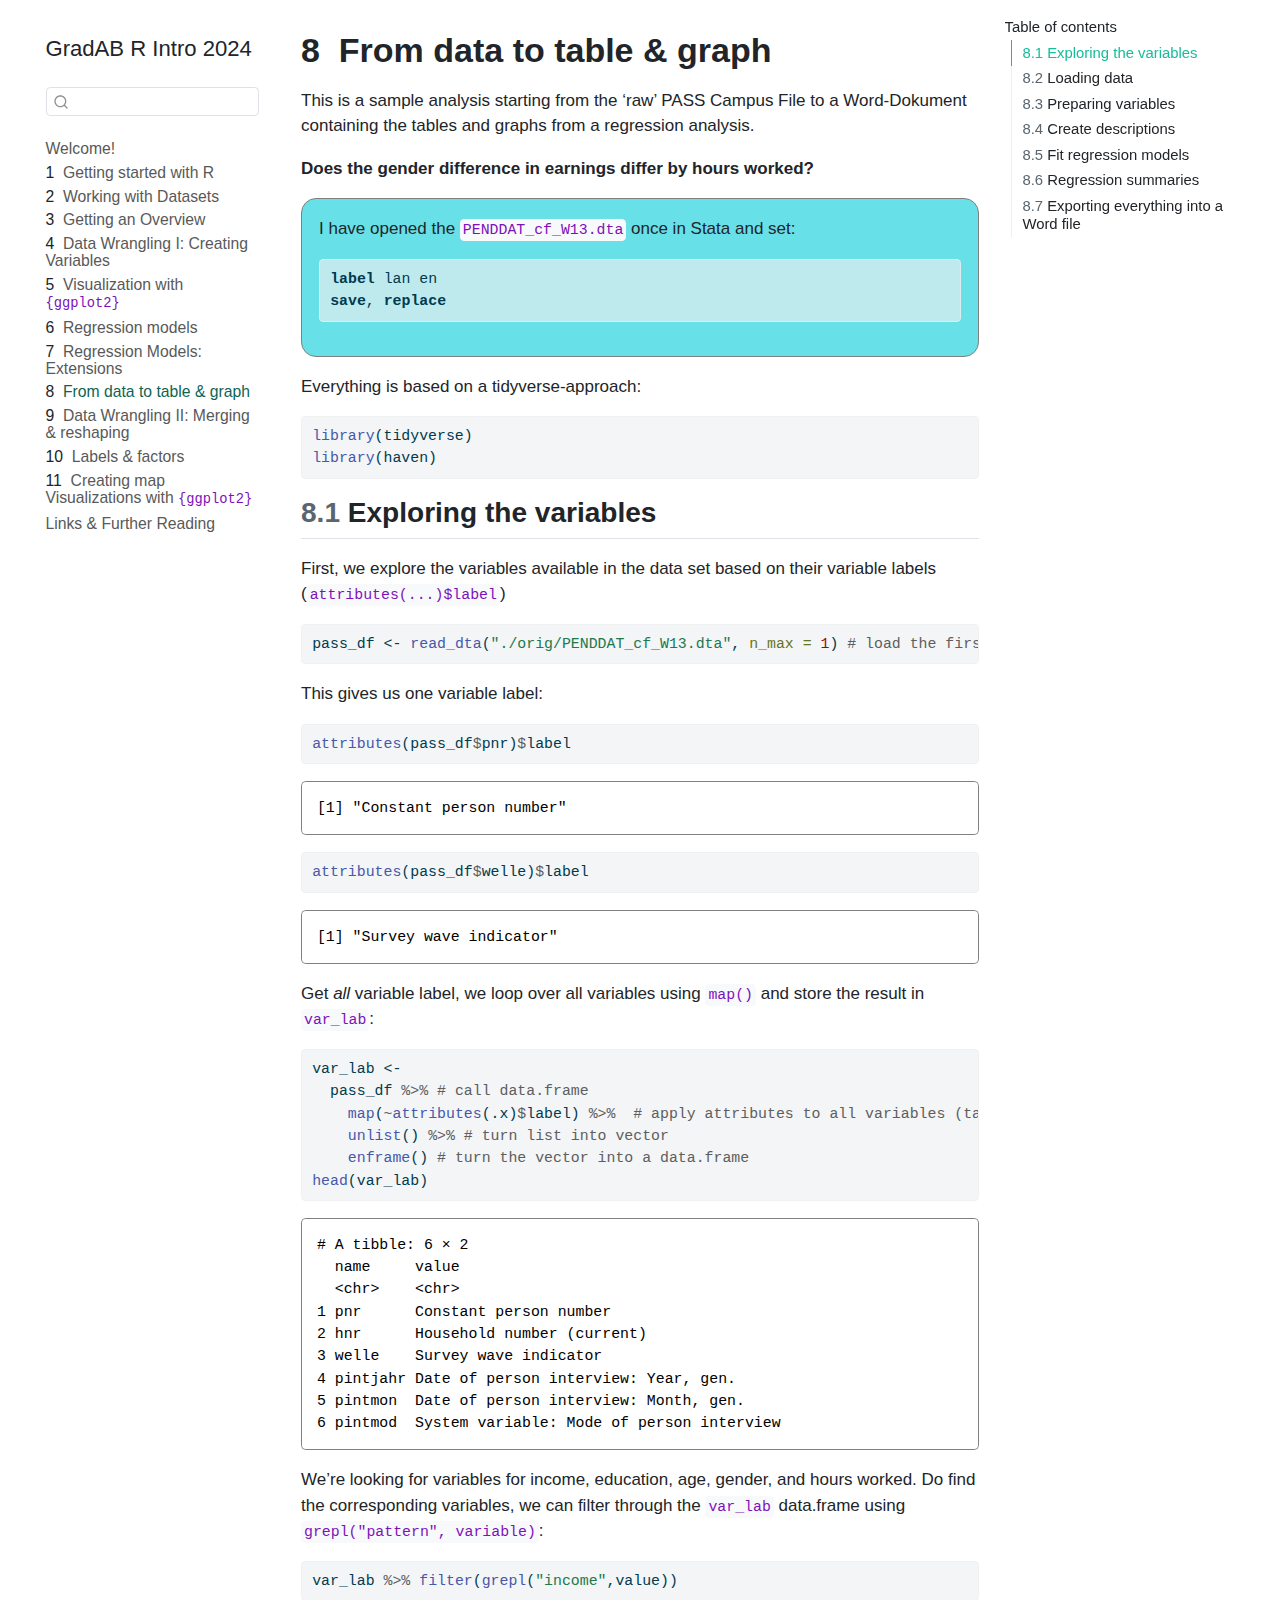
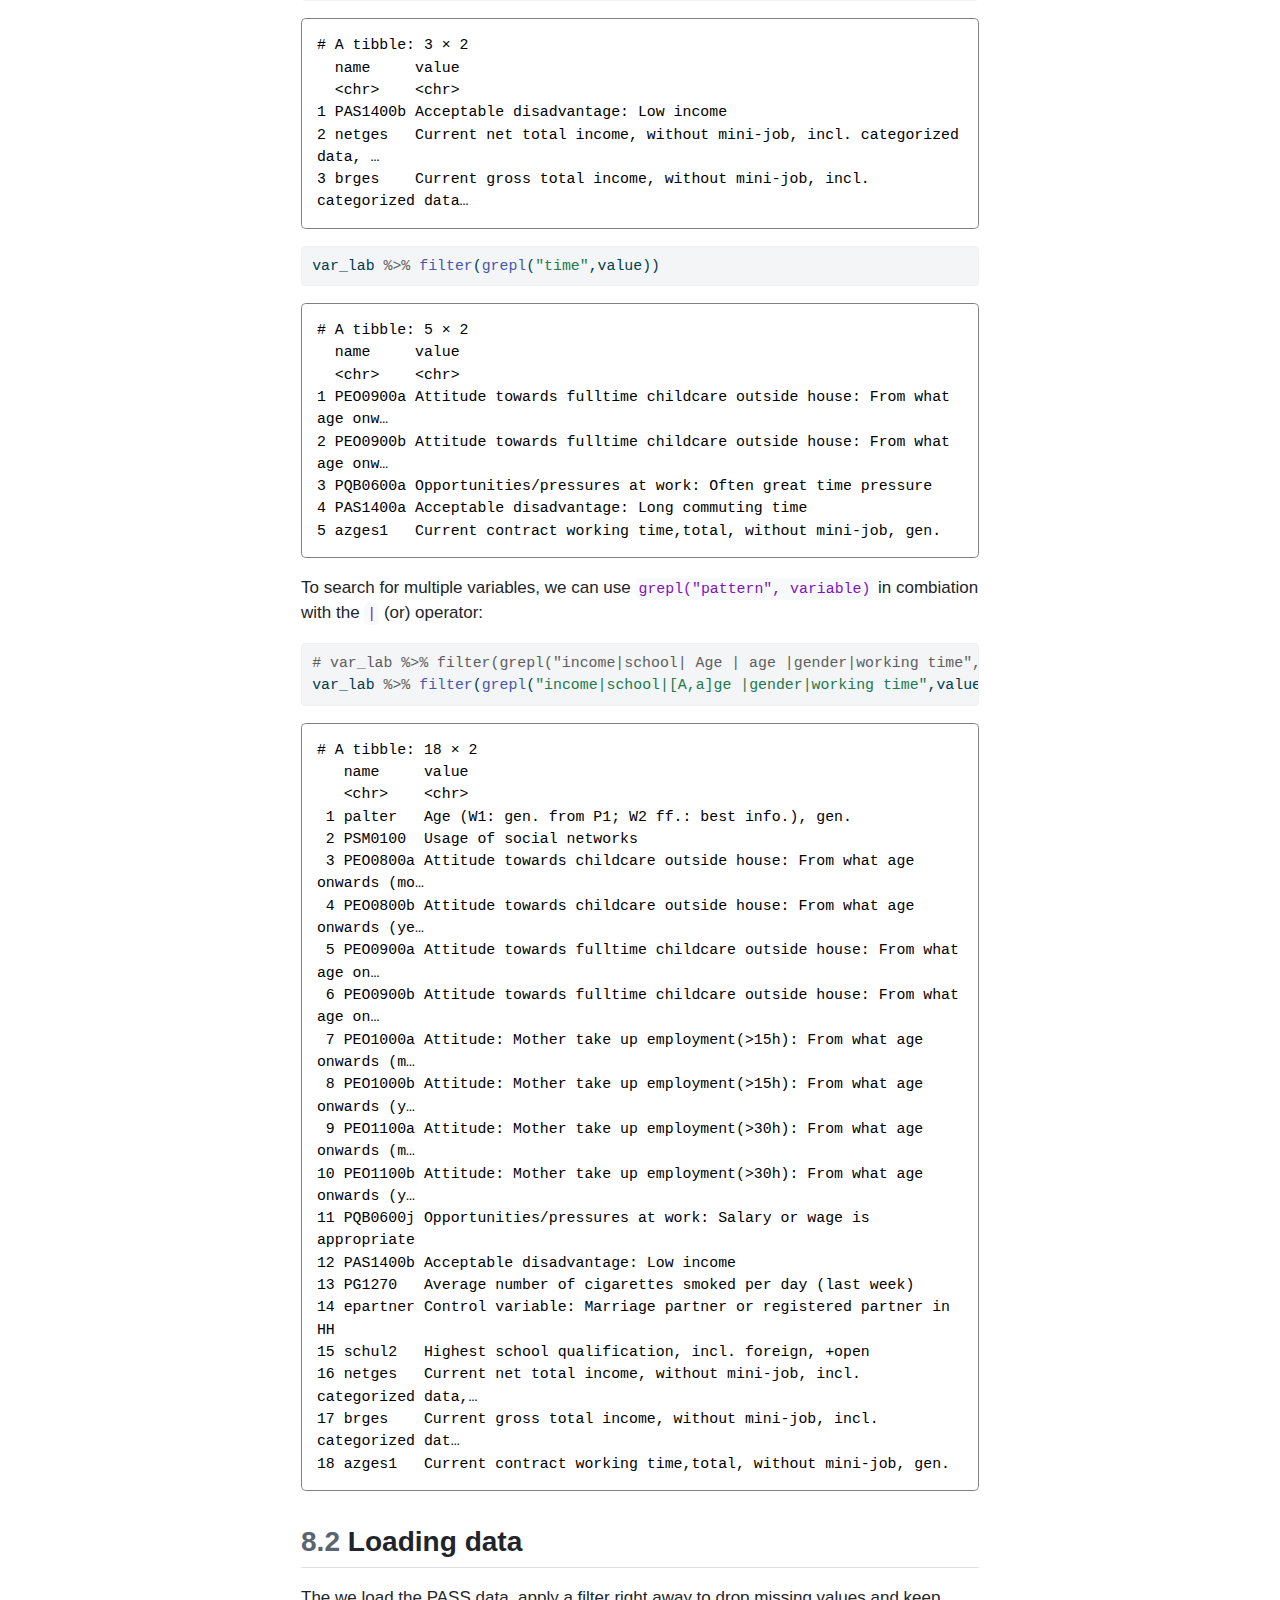
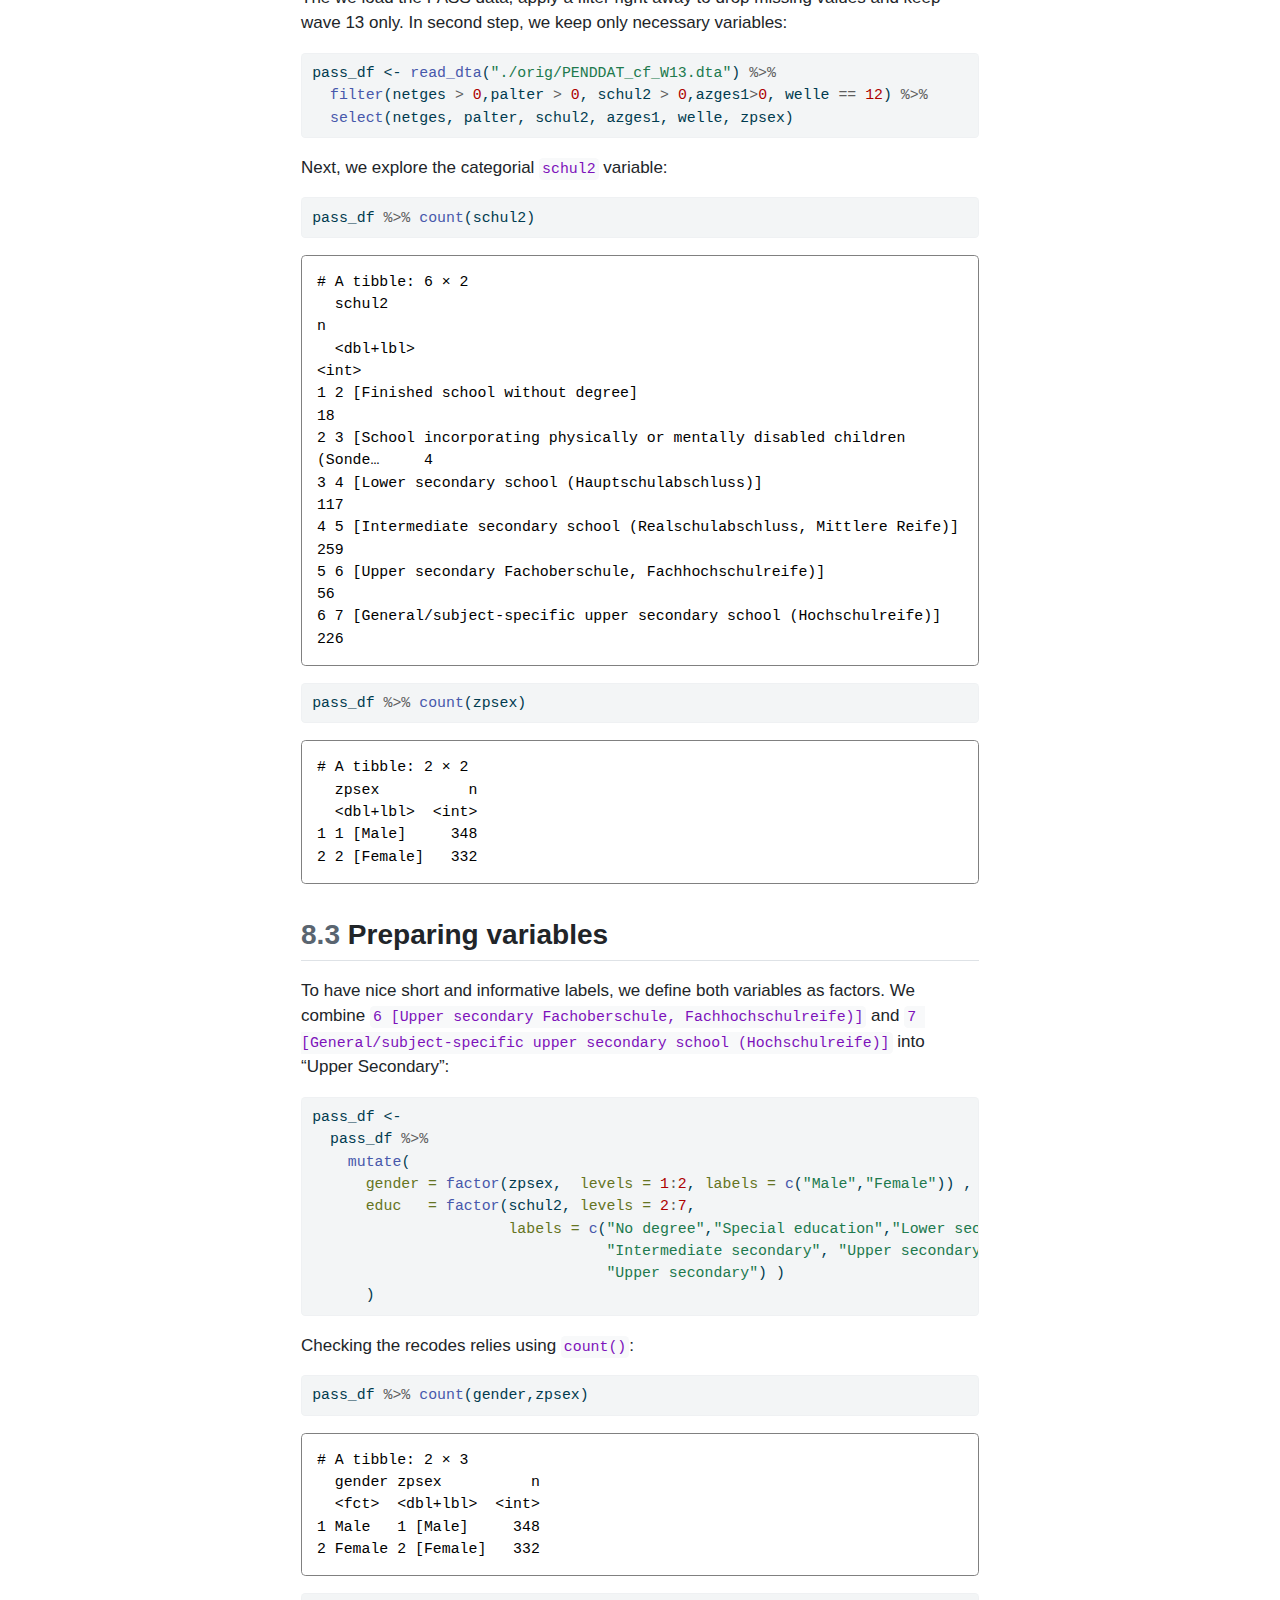
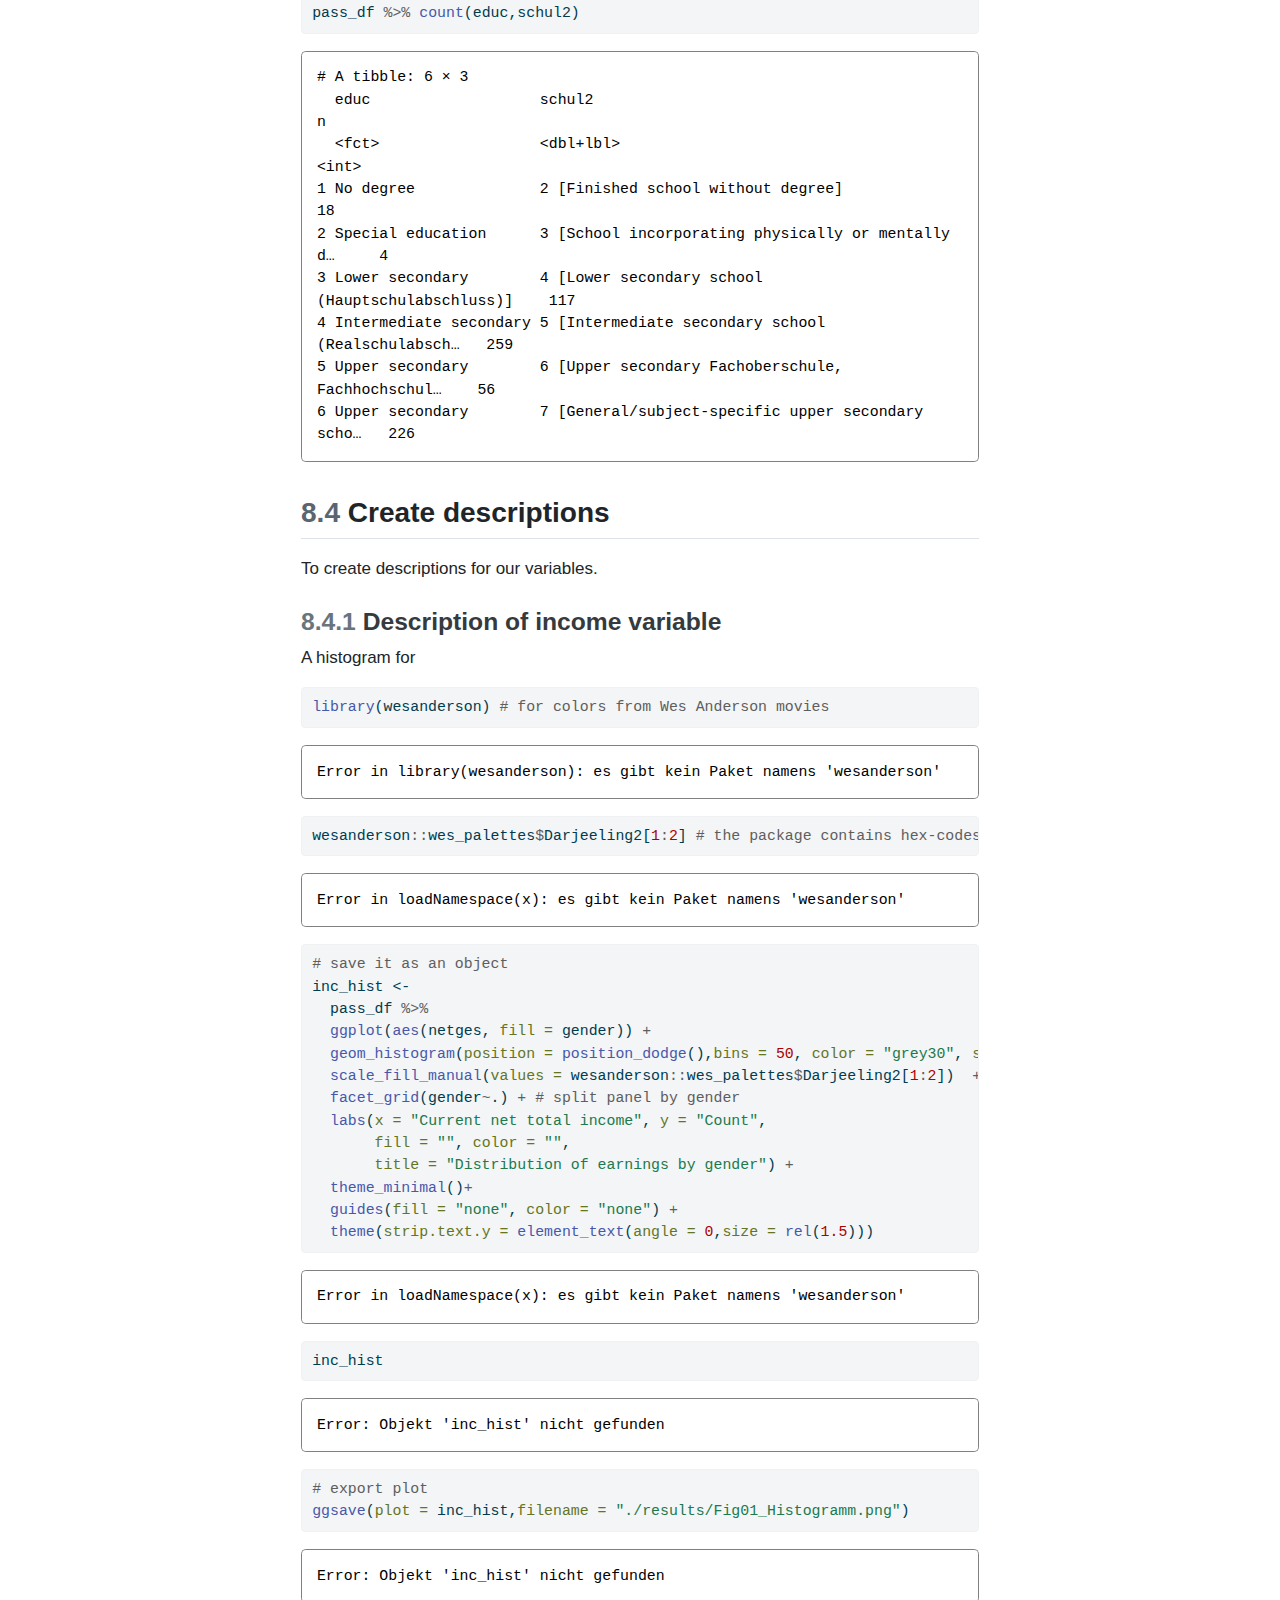
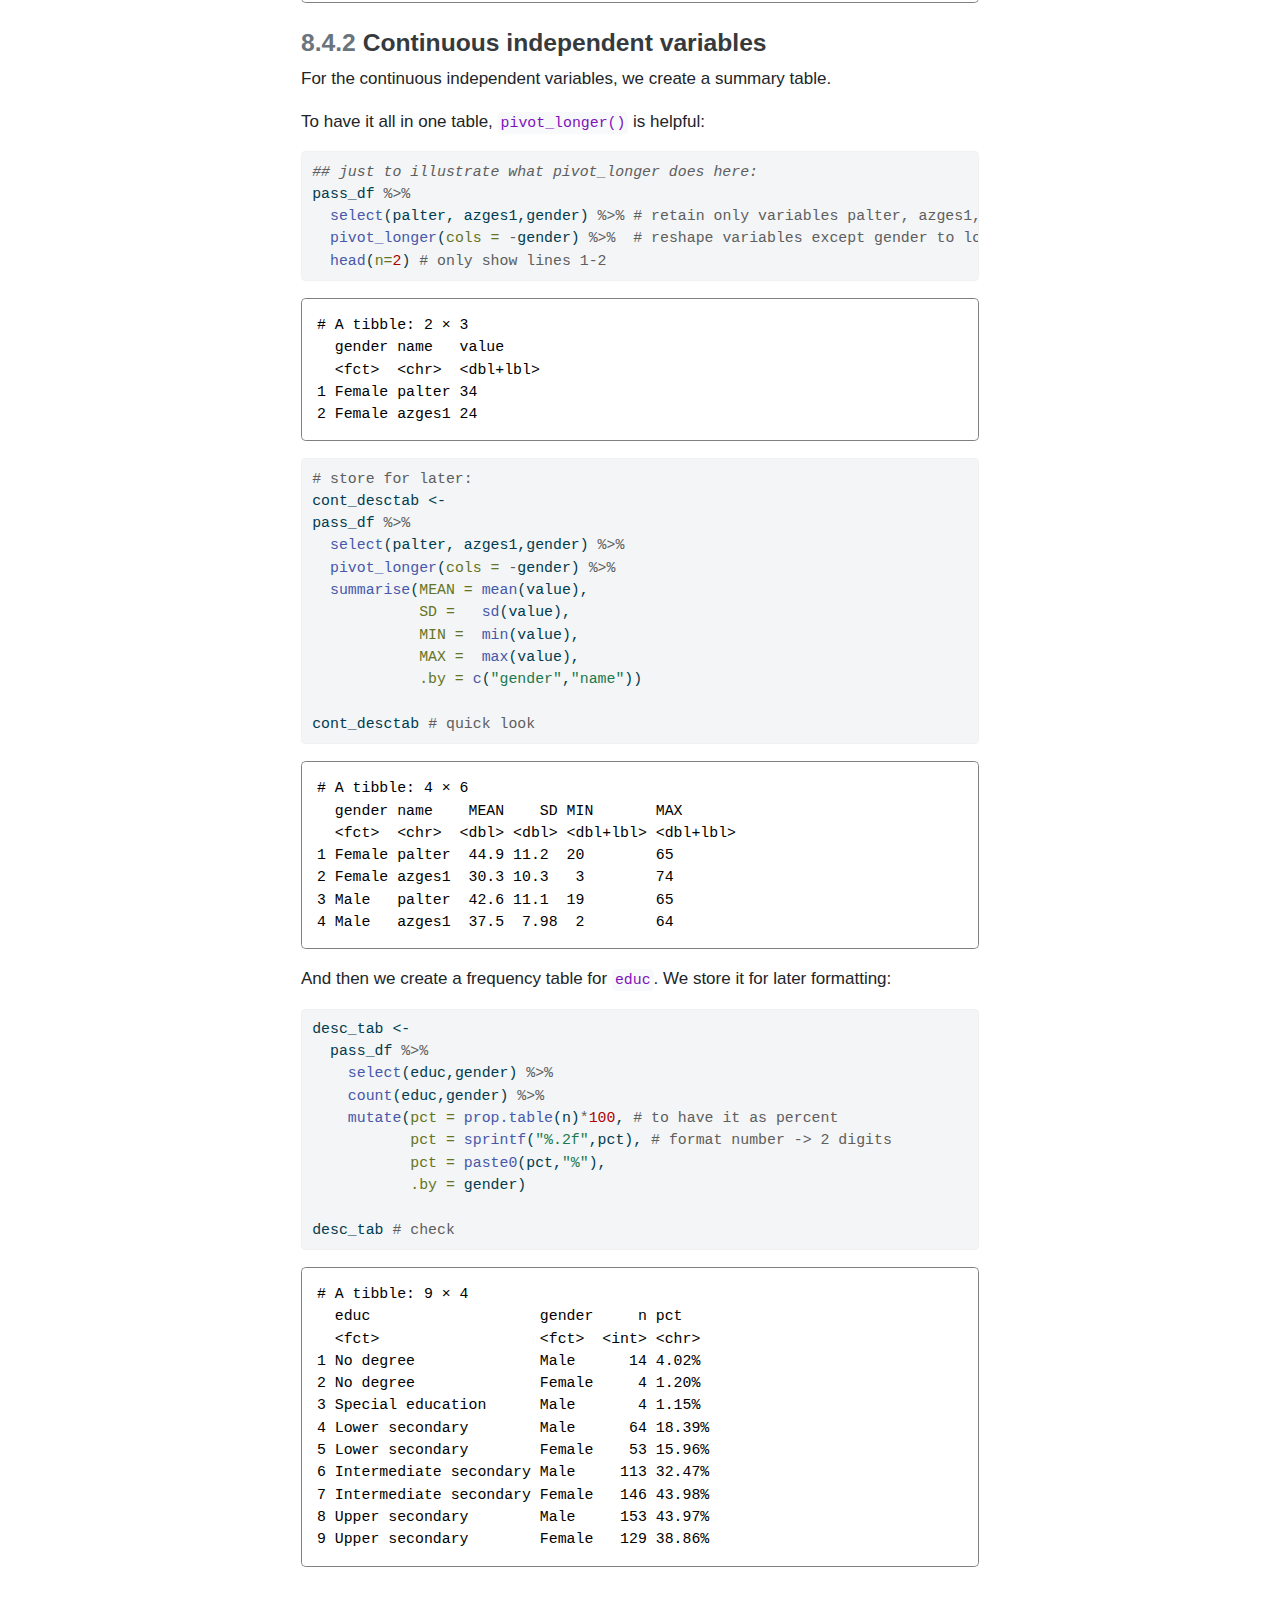
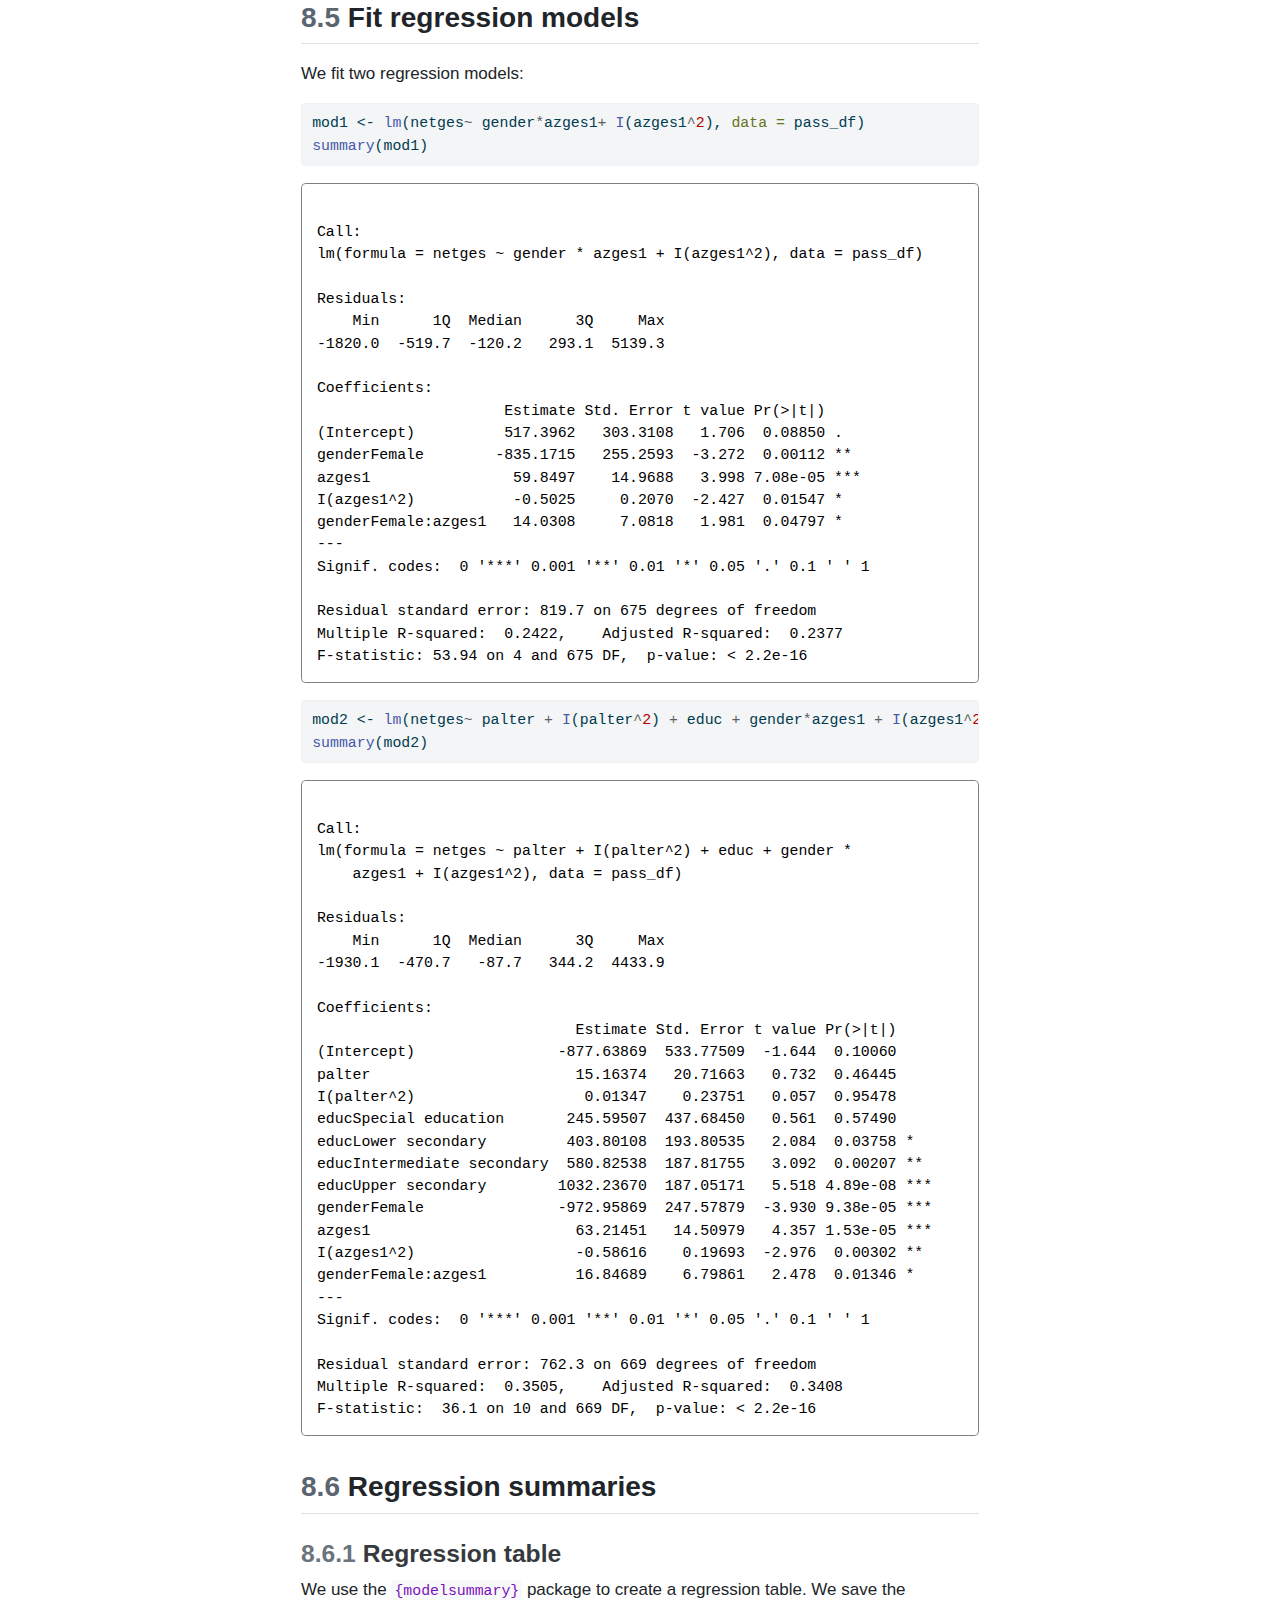
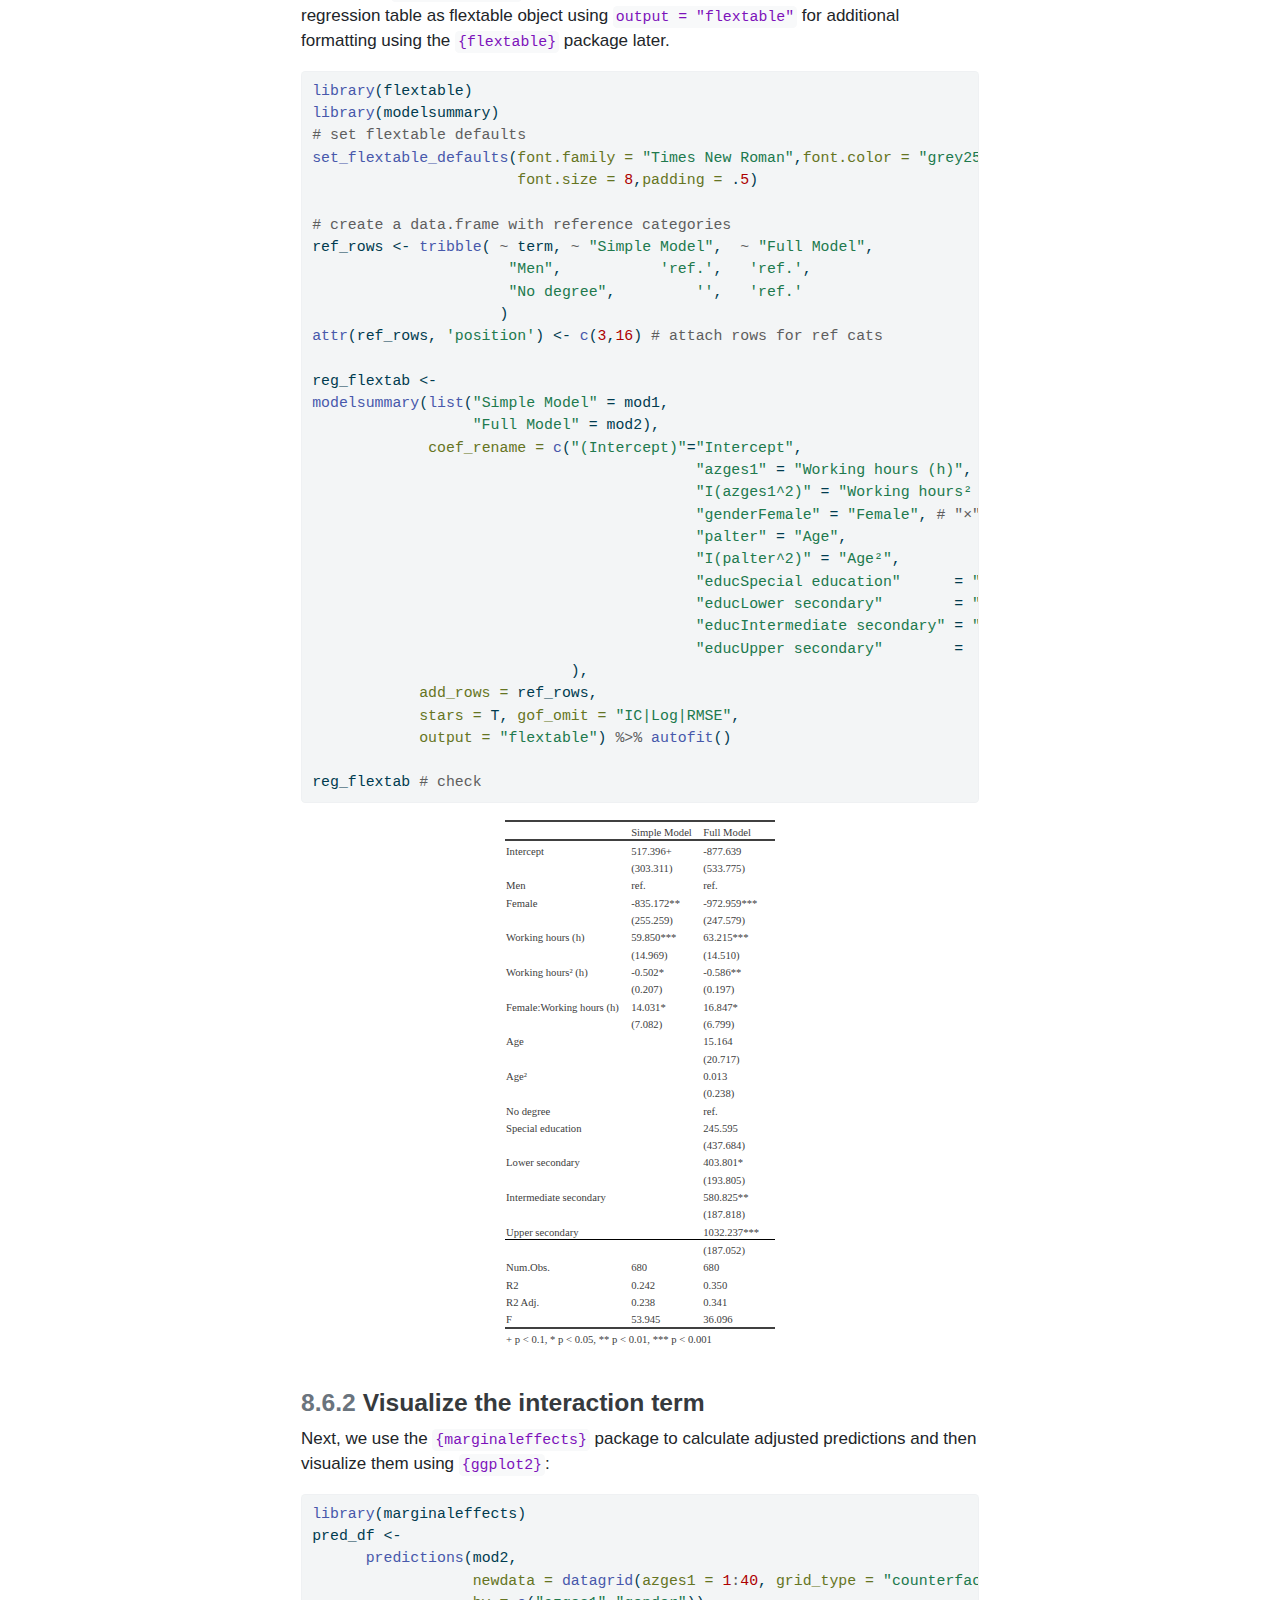
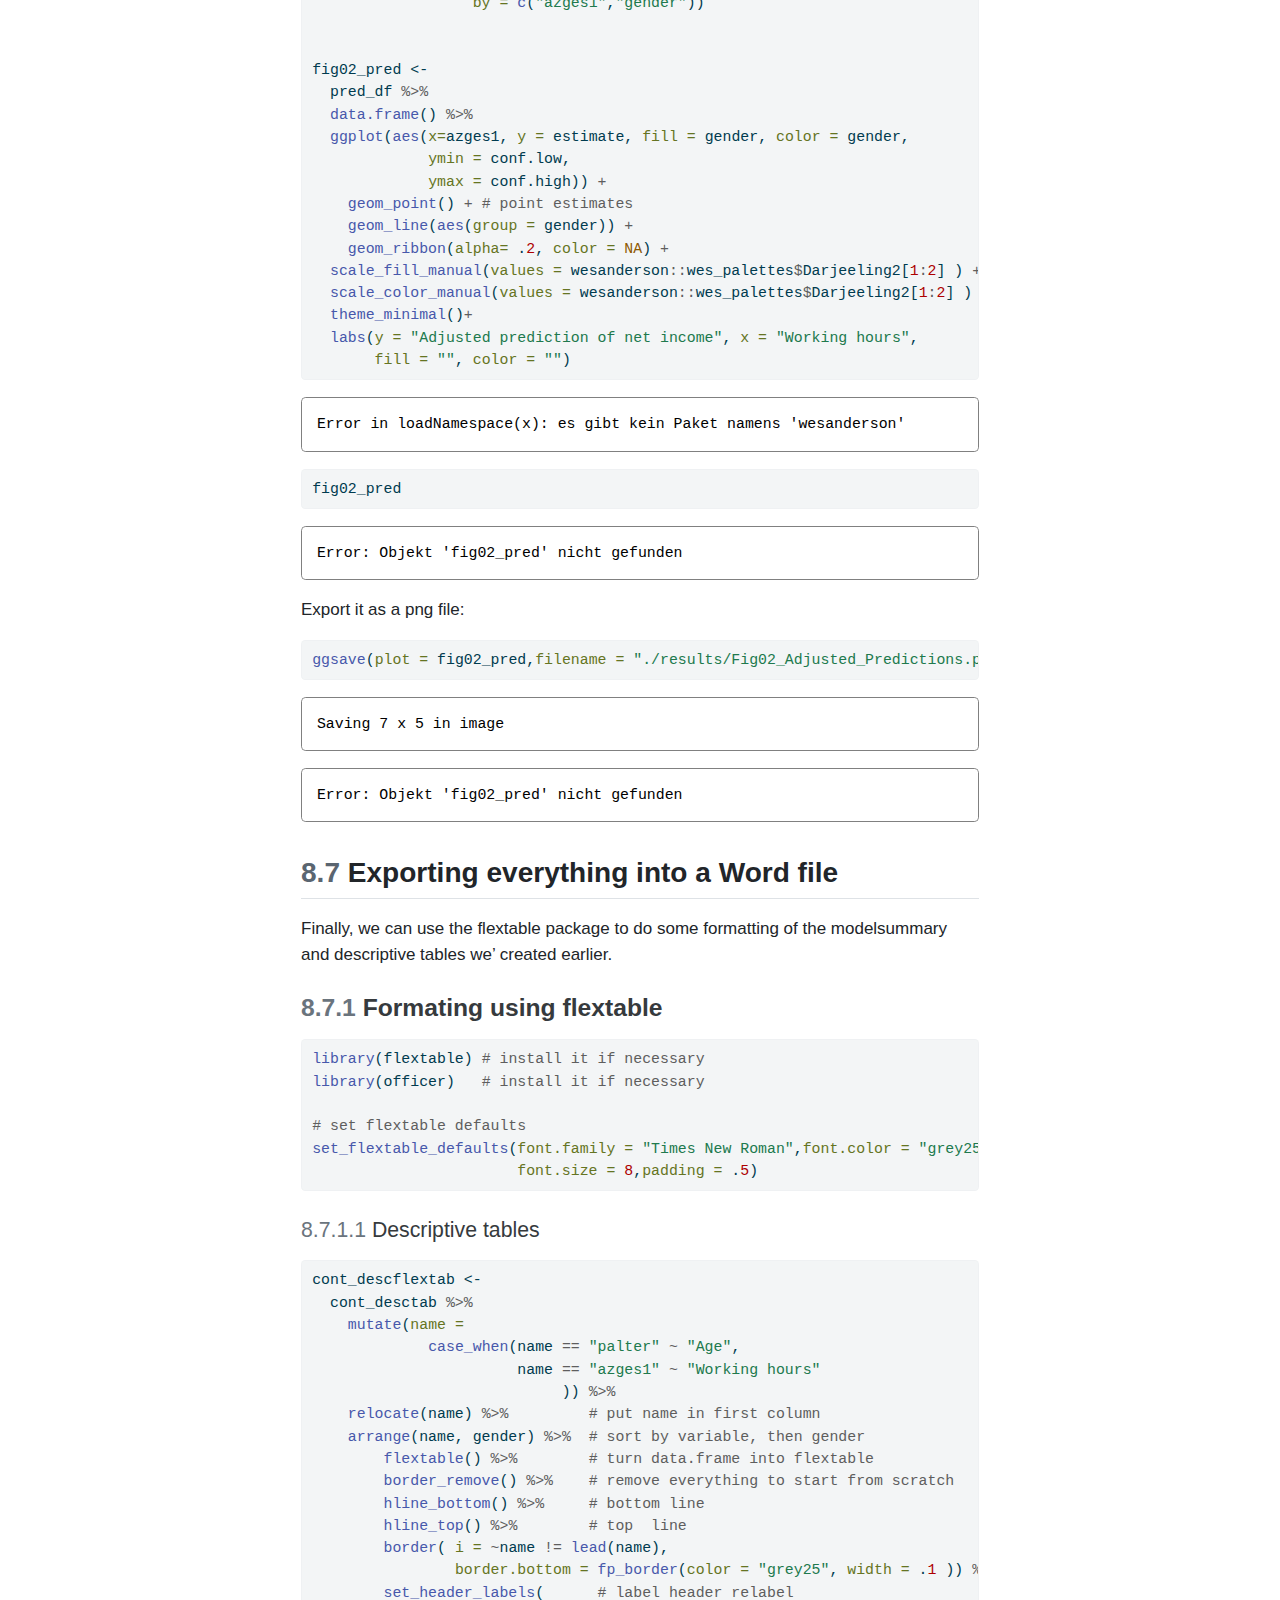
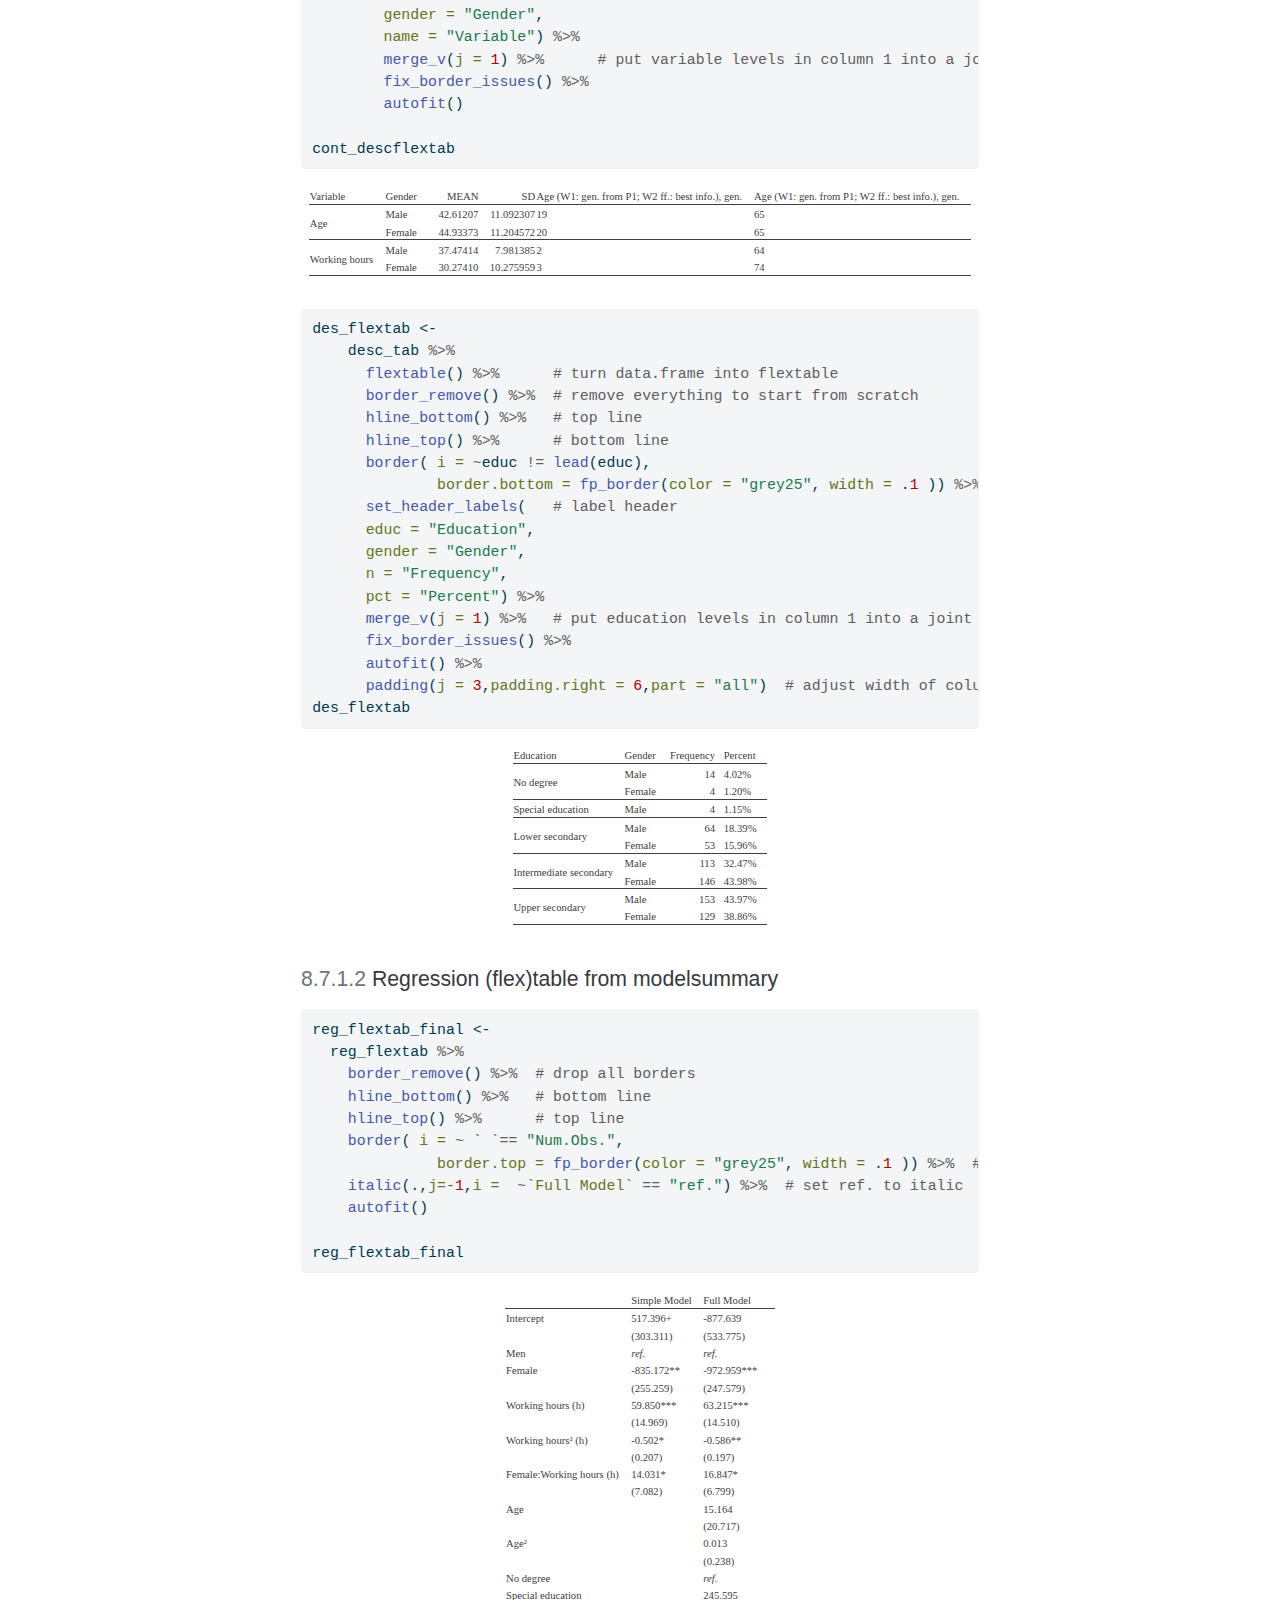
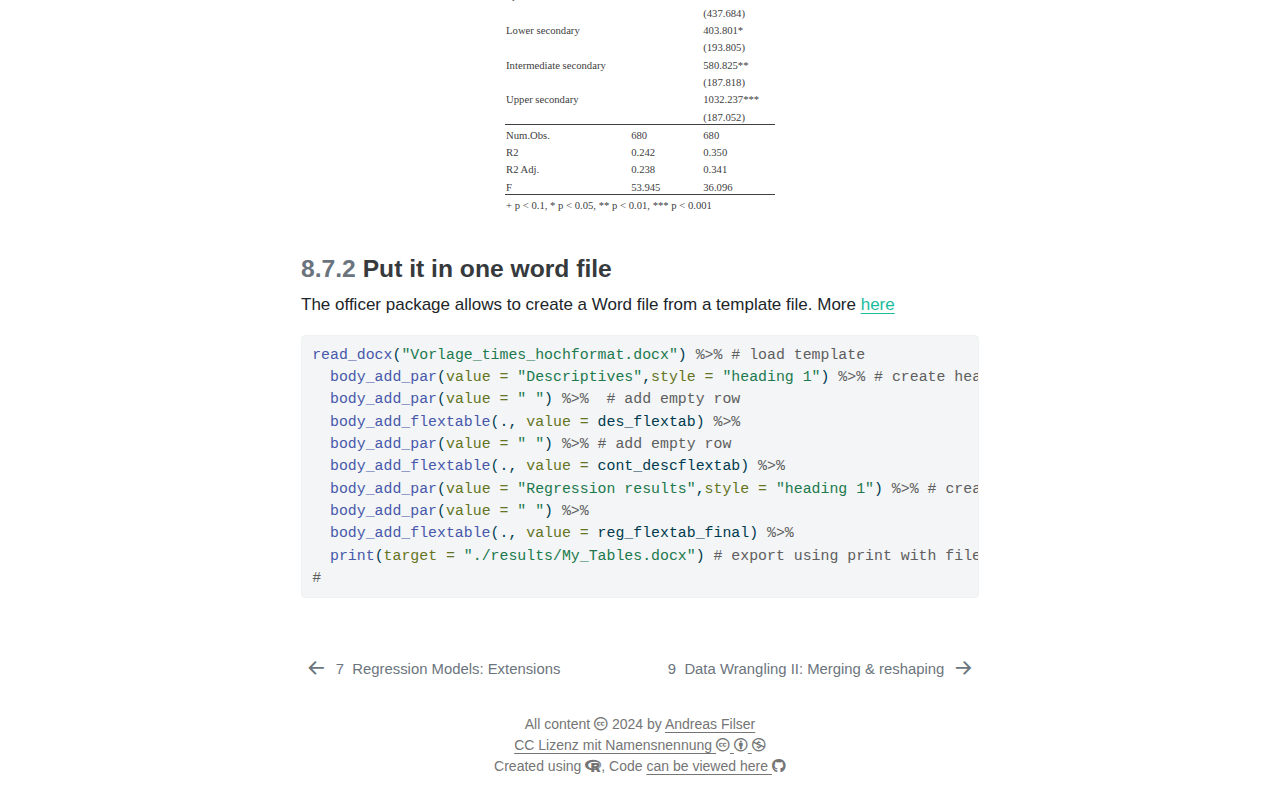
<file: docs/10_raw_to_table.html>
<!DOCTYPE html>
<html xmlns="http://www.w3.org/1999/xhtml" lang="en" xml:lang="en"><head>

<meta charset="utf-8">
<meta name="generator" content="quarto-1.5.56">

<meta name="viewport" content="width=device-width, initial-scale=1.0, user-scalable=yes">


<title>8&nbsp; From data to table &amp; graph – GradAB R Intro 2024</title>
<style>
code{white-space: pre-wrap;}
span.smallcaps{font-variant: small-caps;}
div.columns{display: flex; gap: min(4vw, 1.5em);}
div.column{flex: auto; overflow-x: auto;}
div.hanging-indent{margin-left: 1.5em; text-indent: -1.5em;}
ul.task-list{list-style: none;}
ul.task-list li input[type="checkbox"] {
  width: 0.8em;
  margin: 0 0.8em 0.2em -1em; /* quarto-specific, see https://github.com/quarto-dev/quarto-cli/issues/4556 */ 
  vertical-align: middle;
}
/* CSS for syntax highlighting */
pre > code.sourceCode { white-space: pre; position: relative; }
pre > code.sourceCode > span { line-height: 1.25; }
pre > code.sourceCode > span:empty { height: 1.2em; }
.sourceCode { overflow: visible; }
code.sourceCode > span { color: inherit; text-decoration: inherit; }
div.sourceCode { margin: 1em 0; }
pre.sourceCode { margin: 0; }
@media screen {
div.sourceCode { overflow: auto; }
}
@media print {
pre > code.sourceCode { white-space: pre-wrap; }
pre > code.sourceCode > span { display: inline-block; text-indent: -5em; padding-left: 5em; }
}
pre.numberSource code
  { counter-reset: source-line 0; }
pre.numberSource code > span
  { position: relative; left: -4em; counter-increment: source-line; }
pre.numberSource code > span > a:first-child::before
  { content: counter(source-line);
    position: relative; left: -1em; text-align: right; vertical-align: baseline;
    border: none; display: inline-block;
    -webkit-touch-callout: none; -webkit-user-select: none;
    -khtml-user-select: none; -moz-user-select: none;
    -ms-user-select: none; user-select: none;
    padding: 0 4px; width: 4em;
  }
pre.numberSource { margin-left: 3em;  padding-left: 4px; }
div.sourceCode
  {   }
@media screen {
pre > code.sourceCode > span > a:first-child::before { text-decoration: underline; }
}
</style>


<script src="site_libs/quarto-nav/quarto-nav.js"></script>
<script src="site_libs/quarto-nav/headroom.min.js"></script>
<script src="site_libs/clipboard/clipboard.min.js"></script>
<script src="site_libs/quarto-search/autocomplete.umd.js"></script>
<script src="site_libs/quarto-search/fuse.min.js"></script>
<script src="site_libs/quarto-search/quarto-search.js"></script>
<meta name="quarto:offset" content="./">
<link href="./05_merge_pivot.html" rel="next">
<link href="./09_reg2.html" rel="prev">
<script src="site_libs/quarto-html/quarto.js"></script>
<script src="site_libs/quarto-html/popper.min.js"></script>
<script src="site_libs/quarto-html/tippy.umd.min.js"></script>
<script src="site_libs/quarto-html/anchor.min.js"></script>
<link href="site_libs/quarto-html/tippy.css" rel="stylesheet">
<link href="site_libs/quarto-html/quarto-syntax-highlighting.css" rel="stylesheet" id="quarto-text-highlighting-styles">
<script src="site_libs/bootstrap/bootstrap.min.js"></script>
<link href="site_libs/bootstrap/bootstrap-icons.css" rel="stylesheet">
<link href="site_libs/bootstrap/bootstrap.min.css" rel="stylesheet" id="quarto-bootstrap" data-mode="light">
<link href="site_libs/quarto-contrib/fontawesome6-1.2.0/all.min.css" rel="stylesheet">
<link href="site_libs/quarto-contrib/fontawesome6-1.2.0/latex-fontsize.css" rel="stylesheet">
<script id="quarto-search-options" type="application/json">{
  "location": "sidebar",
  "copy-button": false,
  "collapse-after": 3,
  "panel-placement": "start",
  "type": "textbox",
  "limit": 50,
  "keyboard-shortcut": [
    "f",
    "/",
    "s"
  ],
  "show-item-context": false,
  "language": {
    "search-no-results-text": "No results",
    "search-matching-documents-text": "matching documents",
    "search-copy-link-title": "Copy link to search",
    "search-hide-matches-text": "Hide additional matches",
    "search-more-match-text": "more match in this document",
    "search-more-matches-text": "more matches in this document",
    "search-clear-button-title": "Clear",
    "search-text-placeholder": "",
    "search-detached-cancel-button-title": "Cancel",
    "search-submit-button-title": "Submit",
    "search-label": "Search"
  }
}</script>
<link href="site_libs/tabwid-1.1.3/tabwid.css" rel="stylesheet">

<script src="site_libs/tabwid-1.1.3/tabwid.js"></script>



<link rel="stylesheet" href="style.css">
</head>

<body class="nav-sidebar floating">

<div id="quarto-search-results"></div>
  <header id="quarto-header" class="headroom fixed-top">
  <nav class="quarto-secondary-nav">
    <div class="container-fluid d-flex">
      <button type="button" class="quarto-btn-toggle btn" data-bs-toggle="collapse" role="button" data-bs-target=".quarto-sidebar-collapse-item" aria-controls="quarto-sidebar" aria-expanded="false" aria-label="Toggle sidebar navigation" onclick="if (window.quartoToggleHeadroom) { window.quartoToggleHeadroom(); }">
        <i class="bi bi-layout-text-sidebar-reverse"></i>
      </button>
        <nav class="quarto-page-breadcrumbs" aria-label="breadcrumb"><ol class="breadcrumb"><li class="breadcrumb-item"><a href="./10_raw_to_table.html"><span class="chapter-number">8</span>&nbsp; <span class="chapter-title">From data to table &amp; graph</span></a></li></ol></nav>
        <a class="flex-grow-1" role="navigation" data-bs-toggle="collapse" data-bs-target=".quarto-sidebar-collapse-item" aria-controls="quarto-sidebar" aria-expanded="false" aria-label="Toggle sidebar navigation" onclick="if (window.quartoToggleHeadroom) { window.quartoToggleHeadroom(); }">      
        </a>
      <button type="button" class="btn quarto-search-button" aria-label="Search" onclick="window.quartoOpenSearch();">
        <i class="bi bi-search"></i>
      </button>
    </div>
  </nav>
</header>
<!-- content -->
<div id="quarto-content" class="quarto-container page-columns page-rows-contents page-layout-full">
<!-- sidebar -->
  <nav id="quarto-sidebar" class="sidebar collapse collapse-horizontal quarto-sidebar-collapse-item sidebar-navigation floating overflow-auto">
    <div class="pt-lg-2 mt-2 text-left sidebar-header">
    <div class="sidebar-title mb-0 py-0">
      <a href="./">GradAB R Intro 2024</a> 
    </div>
      </div>
        <div class="mt-2 flex-shrink-0 align-items-center">
        <div class="sidebar-search">
        <div id="quarto-search" class="" title="Search"></div>
        </div>
        </div>
    <div class="sidebar-menu-container"> 
    <ul class="list-unstyled mt-1">
        <li class="sidebar-item">
  <div class="sidebar-item-container"> 
  <a href="./index.html" class="sidebar-item-text sidebar-link">
 <span class="menu-text">Welcome!</span></a>
  </div>
</li>
        <li class="sidebar-item">
  <div class="sidebar-item-container"> 
  <a href="./01_intro.html" class="sidebar-item-text sidebar-link">
 <span class="menu-text"><span class="chapter-number">1</span>&nbsp; <span class="chapter-title">Getting started with R</span></span></a>
  </div>
</li>
        <li class="sidebar-item">
  <div class="sidebar-item-container"> 
  <a href="./02_intro.html" class="sidebar-item-text sidebar-link">
 <span class="menu-text"><span class="chapter-number">2</span>&nbsp; <span class="chapter-title">Working with Datasets</span></span></a>
  </div>
</li>
        <li class="sidebar-item">
  <div class="sidebar-item-container"> 
  <a href="./03_desc.html" class="sidebar-item-text sidebar-link">
 <span class="menu-text"><span class="chapter-number">3</span>&nbsp; <span class="chapter-title">Getting an Overview</span></span></a>
  </div>
</li>
        <li class="sidebar-item">
  <div class="sidebar-item-container"> 
  <a href="./04_data_wrangle.html" class="sidebar-item-text sidebar-link">
 <span class="menu-text"><span class="chapter-number">4</span>&nbsp; <span class="chapter-title">Data Wrangling I: Creating Variables</span></span></a>
  </div>
</li>
        <li class="sidebar-item">
  <div class="sidebar-item-container"> 
  <a href="./07_viz_translated.html" class="sidebar-item-text sidebar-link">
 <span class="menu-text"><span class="chapter-number">5</span>&nbsp; <span class="chapter-title">Visualization with <code>{ggplot2}</code></span></span></a>
  </div>
</li>
        <li class="sidebar-item">
  <div class="sidebar-item-container"> 
  <a href="./09_reg.html" class="sidebar-item-text sidebar-link">
 <span class="menu-text"><span class="chapter-number">6</span>&nbsp; <span class="chapter-title">Regression models</span></span></a>
  </div>
</li>
        <li class="sidebar-item">
  <div class="sidebar-item-container"> 
  <a href="./09_reg2.html" class="sidebar-item-text sidebar-link">
 <span class="menu-text"><span class="chapter-number">7</span>&nbsp; <span class="chapter-title">Regression Models: Extensions</span></span></a>
  </div>
</li>
        <li class="sidebar-item">
  <div class="sidebar-item-container"> 
  <a href="./10_raw_to_table.html" class="sidebar-item-text sidebar-link active">
 <span class="menu-text"><span class="chapter-number">8</span>&nbsp; <span class="chapter-title">From data to table &amp; graph</span></span></a>
  </div>
</li>
        <li class="sidebar-item">
  <div class="sidebar-item-container"> 
  <a href="./05_merge_pivot.html" class="sidebar-item-text sidebar-link">
 <span class="menu-text"><span class="chapter-number">9</span>&nbsp; <span class="chapter-title">Data Wrangling II: Merging &amp; reshaping</span></span></a>
  </div>
</li>
        <li class="sidebar-item">
  <div class="sidebar-item-container"> 
  <a href="./06_labels_factor.html" class="sidebar-item-text sidebar-link">
 <span class="menu-text"><span class="chapter-number">10</span>&nbsp; <span class="chapter-title">Labels &amp; factors</span></span></a>
  </div>
</li>
        <li class="sidebar-item">
  <div class="sidebar-item-container"> 
  <a href="./15_map.html" class="sidebar-item-text sidebar-link">
 <span class="menu-text"><span class="chapter-number">11</span>&nbsp; <span class="chapter-title">Creating map Visualizations with <code>{ggplot2}</code></span></span></a>
  </div>
</li>
        <li class="sidebar-item">
  <div class="sidebar-item-container"> 
  <a href="./references_translated.html" class="sidebar-item-text sidebar-link">
 <span class="menu-text">Links &amp; Further Reading</span></a>
  </div>
</li>
    </ul>
    </div>
</nav>
<div id="quarto-sidebar-glass" class="quarto-sidebar-collapse-item" data-bs-toggle="collapse" data-bs-target=".quarto-sidebar-collapse-item"></div>
<!-- margin-sidebar -->
    <div id="quarto-margin-sidebar" class="sidebar margin-sidebar">
        <nav id="TOC" role="doc-toc" class="toc-active">
    <h2 id="toc-title">Table of contents</h2>
   
  <ul>
  <li><a href="#exploring-the-variables" id="toc-exploring-the-variables" class="nav-link active" data-scroll-target="#exploring-the-variables"><span class="header-section-number">8.1</span> Exploring the variables</a></li>
  <li><a href="#loading-data" id="toc-loading-data" class="nav-link" data-scroll-target="#loading-data"><span class="header-section-number">8.2</span> Loading data</a></li>
  <li><a href="#preparing-variables" id="toc-preparing-variables" class="nav-link" data-scroll-target="#preparing-variables"><span class="header-section-number">8.3</span> Preparing variables</a></li>
  <li><a href="#create-descriptions" id="toc-create-descriptions" class="nav-link" data-scroll-target="#create-descriptions"><span class="header-section-number">8.4</span> Create descriptions</a>
  <ul class="collapse">
  <li><a href="#description-of-income-variable" id="toc-description-of-income-variable" class="nav-link" data-scroll-target="#description-of-income-variable"><span class="header-section-number">8.4.1</span> Description of income variable</a></li>
  <li><a href="#continuous-independent-variables" id="toc-continuous-independent-variables" class="nav-link" data-scroll-target="#continuous-independent-variables"><span class="header-section-number">8.4.2</span> Continuous independent variables</a></li>
  </ul></li>
  <li><a href="#fit-regression-models" id="toc-fit-regression-models" class="nav-link" data-scroll-target="#fit-regression-models"><span class="header-section-number">8.5</span> Fit regression models</a></li>
  <li><a href="#regression-summaries" id="toc-regression-summaries" class="nav-link" data-scroll-target="#regression-summaries"><span class="header-section-number">8.6</span> Regression summaries</a>
  <ul class="collapse">
  <li><a href="#regression-table" id="toc-regression-table" class="nav-link" data-scroll-target="#regression-table"><span class="header-section-number">8.6.1</span> Regression table</a></li>
  <li><a href="#visualize-the-interaction-term" id="toc-visualize-the-interaction-term" class="nav-link" data-scroll-target="#visualize-the-interaction-term"><span class="header-section-number">8.6.2</span> Visualize the interaction term</a></li>
  </ul></li>
  <li><a href="#exporting-everything-into-a-word-file" id="toc-exporting-everything-into-a-word-file" class="nav-link" data-scroll-target="#exporting-everything-into-a-word-file"><span class="header-section-number">8.7</span> Exporting everything into a Word file</a>
  <ul class="collapse">
  <li><a href="#formating-using-flextable" id="toc-formating-using-flextable" class="nav-link" data-scroll-target="#formating-using-flextable"><span class="header-section-number">8.7.1</span> Formating using flextable</a></li>
  <li><a href="#put-it-in-one-word-file" id="toc-put-it-in-one-word-file" class="nav-link" data-scroll-target="#put-it-in-one-word-file"><span class="header-section-number">8.7.2</span> Put it in one word file</a></li>
  </ul></li>
  </ul>
</nav>
    </div>
<!-- main -->
<main class="content column-body" id="quarto-document-content">

<header id="title-block-header" class="quarto-title-block default">
<div class="quarto-title">
<h1 class="title"><span id="analysis1" class="quarto-section-identifier"><span class="chapter-number">8</span>&nbsp; <span class="chapter-title">From data to table &amp; graph</span></span></h1>
</div>



<div class="quarto-title-meta column-body">

    
  
    
  </div>
  


</header>


<p>This is a sample analysis starting from the ‘raw’ PASS Campus File to a Word-Dokument containing the tables and graphs from a regression analysis.</p>
<p><strong>Does the gender difference in earnings differ by hours worked?</strong></p>
<div class="inter">
<p>I have opened the <code>PENDDAT_cf_W13.dta</code> once in Stata and set:</p>
<div class="cell">
<div class="sourceCode cell-code" id="cb1"><pre class="sourceCode stata code-with-copy"><code class="sourceCode stata"><span id="cb1-1"><a href="#cb1-1" aria-hidden="true" tabindex="-1"></a><span class="kw">label</span> lan en</span>
<span id="cb1-2"><a href="#cb1-2" aria-hidden="true" tabindex="-1"></a><span class="kw">save</span>, <span class="kw">replace</span></span></code><button title="Copy to Clipboard" class="code-copy-button"><i class="bi"></i></button></pre></div>
</div>
</div>
<p>Everything is based on a tidyverse-approach:</p>
<div class="cell">
<div class="sourceCode cell-code" id="cb2"><pre class="sourceCode r code-with-copy"><code class="sourceCode r"><span id="cb2-1"><a href="#cb2-1" aria-hidden="true" tabindex="-1"></a><span class="fu">library</span>(tidyverse)</span>
<span id="cb2-2"><a href="#cb2-2" aria-hidden="true" tabindex="-1"></a><span class="fu">library</span>(haven)</span></code><button title="Copy to Clipboard" class="code-copy-button"><i class="bi"></i></button></pre></div>
</div>
<section id="exploring-the-variables" class="level2" data-number="8.1">
<h2 data-number="8.1" class="anchored" data-anchor-id="exploring-the-variables"><span class="header-section-number">8.1</span> Exploring the variables</h2>
<p>First, we explore the variables available in the data set based on their variable labels (<code>attributes(...)$label</code>)</p>
<div class="cell">
<div class="sourceCode cell-code" id="cb3"><pre class="sourceCode r code-with-copy"><code class="sourceCode r"><span id="cb3-1"><a href="#cb3-1" aria-hidden="true" tabindex="-1"></a>pass_df <span class="ot">&lt;-</span> <span class="fu">read_dta</span>(<span class="st">"./orig/PENDDAT_cf_W13.dta"</span>, <span class="at">n_max =</span> <span class="dv">1</span>) <span class="co"># load the first row only</span></span></code><button title="Copy to Clipboard" class="code-copy-button"><i class="bi"></i></button></pre></div>
</div>
<p>This gives us one variable label:</p>
<div class="cell">
<div class="sourceCode cell-code" id="cb4"><pre class="sourceCode r code-with-copy"><code class="sourceCode r"><span id="cb4-1"><a href="#cb4-1" aria-hidden="true" tabindex="-1"></a><span class="fu">attributes</span>(pass_df<span class="sc">$</span>pnr)<span class="sc">$</span>label</span></code><button title="Copy to Clipboard" class="code-copy-button"><i class="bi"></i></button></pre></div>
<div class="cell-output cell-output-stdout">
<pre><code>[1] "Constant person number"</code></pre>
</div>
<div class="sourceCode cell-code" id="cb6"><pre class="sourceCode r code-with-copy"><code class="sourceCode r"><span id="cb6-1"><a href="#cb6-1" aria-hidden="true" tabindex="-1"></a><span class="fu">attributes</span>(pass_df<span class="sc">$</span>welle)<span class="sc">$</span>label</span></code><button title="Copy to Clipboard" class="code-copy-button"><i class="bi"></i></button></pre></div>
<div class="cell-output cell-output-stdout">
<pre><code>[1] "Survey wave indicator"</code></pre>
</div>
</div>
<p>Get <em>all</em> variable label, we loop over all variables using <code>map()</code> and store the result in <code>var_lab</code>:</p>
<div class="cell">
<div class="sourceCode cell-code" id="cb8"><pre class="sourceCode r code-with-copy"><code class="sourceCode r"><span id="cb8-1"><a href="#cb8-1" aria-hidden="true" tabindex="-1"></a>var_lab <span class="ot">&lt;-</span> </span>
<span id="cb8-2"><a href="#cb8-2" aria-hidden="true" tabindex="-1"></a>  pass_df <span class="sc">%&gt;%</span> <span class="co"># call data.frame</span></span>
<span id="cb8-3"><a href="#cb8-3" aria-hidden="true" tabindex="-1"></a>    <span class="fu">map</span>(<span class="sc">~</span><span class="fu">attributes</span>(.x)<span class="sc">$</span>label) <span class="sc">%&gt;%</span>  <span class="co"># apply attributes to all variables (take the entire input)</span></span>
<span id="cb8-4"><a href="#cb8-4" aria-hidden="true" tabindex="-1"></a>    <span class="fu">unlist</span>() <span class="sc">%&gt;%</span> <span class="co"># turn list into vector</span></span>
<span id="cb8-5"><a href="#cb8-5" aria-hidden="true" tabindex="-1"></a>    <span class="fu">enframe</span>() <span class="co"># turn the vector into a data.frame</span></span>
<span id="cb8-6"><a href="#cb8-6" aria-hidden="true" tabindex="-1"></a><span class="fu">head</span>(var_lab)</span></code><button title="Copy to Clipboard" class="code-copy-button"><i class="bi"></i></button></pre></div>
<div class="cell-output cell-output-stdout">
<pre><code># A tibble: 6 × 2
  name     value                                    
  &lt;chr&gt;    &lt;chr&gt;                                    
1 pnr      Constant person number                   
2 hnr      Household number (current)               
3 welle    Survey wave indicator                    
4 pintjahr Date of person interview: Year, gen.     
5 pintmon  Date of person interview: Month, gen.    
6 pintmod  System variable: Mode of person interview</code></pre>
</div>
</div>
<p>We’re looking for variables for income, education, age, gender, and hours worked. Do find the corresponding variables, we can filter through the <code>var_lab</code> data.frame using <code>grepl("pattern", variable)</code>:</p>
<div class="cell">
<div class="sourceCode cell-code" id="cb10"><pre class="sourceCode r code-with-copy"><code class="sourceCode r"><span id="cb10-1"><a href="#cb10-1" aria-hidden="true" tabindex="-1"></a>var_lab <span class="sc">%&gt;%</span> <span class="fu">filter</span>(<span class="fu">grepl</span>(<span class="st">"income"</span>,value))</span></code><button title="Copy to Clipboard" class="code-copy-button"><i class="bi"></i></button></pre></div>
<div class="cell-output cell-output-stdout">
<pre><code># A tibble: 3 × 2
  name     value                                                                
  &lt;chr&gt;    &lt;chr&gt;                                                                
1 PAS1400b Acceptable disadvantage: Low income                                  
2 netges   Current net total income, without mini-job, incl. categorized data, …
3 brges    Current gross total income, without mini-job, incl. categorized data…</code></pre>
</div>
<div class="sourceCode cell-code" id="cb12"><pre class="sourceCode r code-with-copy"><code class="sourceCode r"><span id="cb12-1"><a href="#cb12-1" aria-hidden="true" tabindex="-1"></a>var_lab <span class="sc">%&gt;%</span> <span class="fu">filter</span>(<span class="fu">grepl</span>(<span class="st">"time"</span>,value))</span></code><button title="Copy to Clipboard" class="code-copy-button"><i class="bi"></i></button></pre></div>
<div class="cell-output cell-output-stdout">
<pre><code># A tibble: 5 × 2
  name     value                                                                
  &lt;chr&gt;    &lt;chr&gt;                                                                
1 PEO0900a Attitude towards fulltime childcare outside house: From what age onw…
2 PEO0900b Attitude towards fulltime childcare outside house: From what age onw…
3 PQB0600a Opportunities/pressures at work: Often great time pressure           
4 PAS1400a Acceptable disadvantage: Long commuting time                         
5 azges1   Current contract working time,total, without mini-job, gen.          </code></pre>
</div>
</div>
<p>To search for multiple variables, we can use <code>grepl("pattern", variable)</code> in combiation with the <code>|</code> (or) operator:</p>
<div class="cell">
<div class="sourceCode cell-code" id="cb14"><pre class="sourceCode r code-with-copy"><code class="sourceCode r"><span id="cb14-1"><a href="#cb14-1" aria-hidden="true" tabindex="-1"></a><span class="co"># var_lab %&gt;% filter(grepl("income|school| Age | age |gender|working time",value)) # basic syntax</span></span>
<span id="cb14-2"><a href="#cb14-2" aria-hidden="true" tabindex="-1"></a>var_lab <span class="sc">%&gt;%</span> <span class="fu">filter</span>(<span class="fu">grepl</span>(<span class="st">"income|school|[A,a]ge |gender|working time"</span>,value)) <span class="co"># using regex </span></span></code><button title="Copy to Clipboard" class="code-copy-button"><i class="bi"></i></button></pre></div>
<div class="cell-output cell-output-stdout">
<pre><code># A tibble: 18 × 2
   name     value                                                               
   &lt;chr&gt;    &lt;chr&gt;                                                               
 1 palter   Age (W1: gen. from P1; W2 ff.: best info.), gen.                    
 2 PSM0100  Usage of social networks                                            
 3 PEO0800a Attitude towards childcare outside house: From what age onwards (mo…
 4 PEO0800b Attitude towards childcare outside house: From what age onwards (ye…
 5 PEO0900a Attitude towards fulltime childcare outside house: From what age on…
 6 PEO0900b Attitude towards fulltime childcare outside house: From what age on…
 7 PEO1000a Attitude: Mother take up employment(&gt;15h): From what age onwards (m…
 8 PEO1000b Attitude: Mother take up employment(&gt;15h): From what age onwards (y…
 9 PEO1100a Attitude: Mother take up employment(&gt;30h): From what age onwards (m…
10 PEO1100b Attitude: Mother take up employment(&gt;30h): From what age onwards (y…
11 PQB0600j Opportunities/pressures at work: Salary or wage is appropriate      
12 PAS1400b Acceptable disadvantage: Low income                                 
13 PG1270   Average number of cigarettes smoked per day (last week)             
14 epartner Control variable: Marriage partner or registered partner in HH      
15 schul2   Highest school qualification, incl. foreign, +open                  
16 netges   Current net total income, without mini-job, incl. categorized data,…
17 brges    Current gross total income, without mini-job, incl. categorized dat…
18 azges1   Current contract working time,total, without mini-job, gen.         </code></pre>
</div>
</div>
</section>
<section id="loading-data" class="level2" data-number="8.2">
<h2 data-number="8.2" class="anchored" data-anchor-id="loading-data"><span class="header-section-number">8.2</span> Loading data</h2>
<p>The we load the PASS data, apply a filter right away to drop missing values and keep wave 13 only. In second step, we keep only necessary variables:</p>
<div class="cell">
<div class="sourceCode cell-code" id="cb16"><pre class="sourceCode r code-with-copy"><code class="sourceCode r"><span id="cb16-1"><a href="#cb16-1" aria-hidden="true" tabindex="-1"></a>pass_df <span class="ot">&lt;-</span> <span class="fu">read_dta</span>(<span class="st">"./orig/PENDDAT_cf_W13.dta"</span>) <span class="sc">%&gt;%</span> </span>
<span id="cb16-2"><a href="#cb16-2" aria-hidden="true" tabindex="-1"></a>  <span class="fu">filter</span>(netges <span class="sc">&gt;</span> <span class="dv">0</span>,palter <span class="sc">&gt;</span> <span class="dv">0</span>, schul2 <span class="sc">&gt;</span> <span class="dv">0</span>,azges1<span class="sc">&gt;</span><span class="dv">0</span>, welle <span class="sc">==</span> <span class="dv">12</span>) <span class="sc">%&gt;%</span> </span>
<span id="cb16-3"><a href="#cb16-3" aria-hidden="true" tabindex="-1"></a>  <span class="fu">select</span>(netges, palter, schul2, azges1, welle, zpsex)</span></code><button title="Copy to Clipboard" class="code-copy-button"><i class="bi"></i></button></pre></div>
</div>
<p>Next, we explore the categorial <code>schul2</code> variable:</p>
<div class="cell">
<div class="sourceCode cell-code" id="cb17"><pre class="sourceCode r code-with-copy"><code class="sourceCode r"><span id="cb17-1"><a href="#cb17-1" aria-hidden="true" tabindex="-1"></a>pass_df <span class="sc">%&gt;%</span> <span class="fu">count</span>(schul2)</span></code><button title="Copy to Clipboard" class="code-copy-button"><i class="bi"></i></button></pre></div>
<div class="cell-output cell-output-stdout">
<pre><code># A tibble: 6 × 2
  schul2                                                                       n
  &lt;dbl+lbl&gt;                                                                &lt;int&gt;
1 2 [Finished school without degree]                                          18
2 3 [School incorporating physically or mentally disabled children (Sonde…     4
3 4 [Lower secondary school (Hauptschulabschluss)]                           117
4 5 [Intermediate secondary school (Realschulabschluss, Mittlere Reife)]     259
5 6 [Upper secondary Fachoberschule, Fachhochschulreife)]                     56
6 7 [General/subject-specific upper secondary school (Hochschulreife)]       226</code></pre>
</div>
<div class="sourceCode cell-code" id="cb19"><pre class="sourceCode r code-with-copy"><code class="sourceCode r"><span id="cb19-1"><a href="#cb19-1" aria-hidden="true" tabindex="-1"></a>pass_df <span class="sc">%&gt;%</span> <span class="fu">count</span>(zpsex)</span></code><button title="Copy to Clipboard" class="code-copy-button"><i class="bi"></i></button></pre></div>
<div class="cell-output cell-output-stdout">
<pre><code># A tibble: 2 × 2
  zpsex          n
  &lt;dbl+lbl&gt;  &lt;int&gt;
1 1 [Male]     348
2 2 [Female]   332</code></pre>
</div>
</div>
</section>
<section id="preparing-variables" class="level2" data-number="8.3">
<h2 data-number="8.3" class="anchored" data-anchor-id="preparing-variables"><span class="header-section-number">8.3</span> Preparing variables</h2>
<p>To have nice short and informative labels, we define both variables as factors. We combine <code>6 [Upper secondary Fachoberschule, Fachhochschulreife)]</code> and <code>7 [General/subject-specific upper secondary school (Hochschulreife)]</code> into “Upper Secondary”:</p>
<div class="cell">
<div class="sourceCode cell-code" id="cb21"><pre class="sourceCode r code-with-copy"><code class="sourceCode r"><span id="cb21-1"><a href="#cb21-1" aria-hidden="true" tabindex="-1"></a>pass_df <span class="ot">&lt;-</span> </span>
<span id="cb21-2"><a href="#cb21-2" aria-hidden="true" tabindex="-1"></a>  pass_df <span class="sc">%&gt;%</span> </span>
<span id="cb21-3"><a href="#cb21-3" aria-hidden="true" tabindex="-1"></a>    <span class="fu">mutate</span>( </span>
<span id="cb21-4"><a href="#cb21-4" aria-hidden="true" tabindex="-1"></a>      <span class="at">gender =</span> <span class="fu">factor</span>(zpsex,  <span class="at">levels =</span> <span class="dv">1</span><span class="sc">:</span><span class="dv">2</span>, <span class="at">labels =</span> <span class="fu">c</span>(<span class="st">"Male"</span>,<span class="st">"Female"</span>)) ,</span>
<span id="cb21-5"><a href="#cb21-5" aria-hidden="true" tabindex="-1"></a>      <span class="at">educ   =</span> <span class="fu">factor</span>(schul2, <span class="at">levels =</span> <span class="dv">2</span><span class="sc">:</span><span class="dv">7</span>, </span>
<span id="cb21-6"><a href="#cb21-6" aria-hidden="true" tabindex="-1"></a>                      <span class="at">labels =</span> <span class="fu">c</span>(<span class="st">"No degree"</span>,<span class="st">"Special education"</span>,<span class="st">"Lower secondary"</span>,</span>
<span id="cb21-7"><a href="#cb21-7" aria-hidden="true" tabindex="-1"></a>                                 <span class="st">"Intermediate secondary"</span>, <span class="st">"Upper secondary"</span>,</span>
<span id="cb21-8"><a href="#cb21-8" aria-hidden="true" tabindex="-1"></a>                                 <span class="st">"Upper secondary"</span>) )</span>
<span id="cb21-9"><a href="#cb21-9" aria-hidden="true" tabindex="-1"></a>      )</span></code><button title="Copy to Clipboard" class="code-copy-button"><i class="bi"></i></button></pre></div>
</div>
<p>Checking the recodes relies using <code>count()</code>:</p>
<div class="cell">
<div class="sourceCode cell-code" id="cb22"><pre class="sourceCode r code-with-copy"><code class="sourceCode r"><span id="cb22-1"><a href="#cb22-1" aria-hidden="true" tabindex="-1"></a>pass_df <span class="sc">%&gt;%</span> <span class="fu">count</span>(gender,zpsex)</span></code><button title="Copy to Clipboard" class="code-copy-button"><i class="bi"></i></button></pre></div>
<div class="cell-output cell-output-stdout">
<pre><code># A tibble: 2 × 3
  gender zpsex          n
  &lt;fct&gt;  &lt;dbl+lbl&gt;  &lt;int&gt;
1 Male   1 [Male]     348
2 Female 2 [Female]   332</code></pre>
</div>
<div class="sourceCode cell-code" id="cb24"><pre class="sourceCode r code-with-copy"><code class="sourceCode r"><span id="cb24-1"><a href="#cb24-1" aria-hidden="true" tabindex="-1"></a>pass_df <span class="sc">%&gt;%</span> <span class="fu">count</span>(educ,schul2)</span></code><button title="Copy to Clipboard" class="code-copy-button"><i class="bi"></i></button></pre></div>
<div class="cell-output cell-output-stdout">
<pre><code># A tibble: 6 × 3
  educ                   schul2                                                n
  &lt;fct&gt;                  &lt;dbl+lbl&gt;                                         &lt;int&gt;
1 No degree              2 [Finished school without degree]                   18
2 Special education      3 [School incorporating physically or mentally d…     4
3 Lower secondary        4 [Lower secondary school (Hauptschulabschluss)]    117
4 Intermediate secondary 5 [Intermediate secondary school (Realschulabsch…   259
5 Upper secondary        6 [Upper secondary Fachoberschule, Fachhochschul…    56
6 Upper secondary        7 [General/subject-specific upper secondary scho…   226</code></pre>
</div>
</div>
</section>
<section id="create-descriptions" class="level2" data-number="8.4">
<h2 data-number="8.4" class="anchored" data-anchor-id="create-descriptions"><span class="header-section-number">8.4</span> Create descriptions</h2>
<p>To create descriptions for our variables.</p>
<section id="description-of-income-variable" class="level3" data-number="8.4.1">
<h3 data-number="8.4.1" class="anchored" data-anchor-id="description-of-income-variable"><span class="header-section-number">8.4.1</span> Description of income variable</h3>
<p>A histogram for</p>
<div class="cell">
<div class="sourceCode cell-code" id="cb26"><pre class="sourceCode r code-with-copy"><code class="sourceCode r"><span id="cb26-1"><a href="#cb26-1" aria-hidden="true" tabindex="-1"></a><span class="fu">library</span>(wesanderson) <span class="co"># for colors from Wes Anderson movies</span></span></code><button title="Copy to Clipboard" class="code-copy-button"><i class="bi"></i></button></pre></div>
<div class="cell-output cell-output-error">
<pre><code>Error in library(wesanderson): es gibt kein Paket namens 'wesanderson'</code></pre>
</div>
<div class="sourceCode cell-code" id="cb28"><pre class="sourceCode r code-with-copy"><code class="sourceCode r"><span id="cb28-1"><a href="#cb28-1" aria-hidden="true" tabindex="-1"></a>wesanderson<span class="sc">::</span>wes_palettes<span class="sc">$</span>Darjeeling2[<span class="dv">1</span><span class="sc">:</span><span class="dv">2</span>] <span class="co"># the package contains hex-codes lists - we'll go for Darjeeling2</span></span></code><button title="Copy to Clipboard" class="code-copy-button"><i class="bi"></i></button></pre></div>
<div class="cell-output cell-output-error">
<pre><code>Error in loadNamespace(x): es gibt kein Paket namens 'wesanderson'</code></pre>
</div>
<div class="sourceCode cell-code" id="cb30"><pre class="sourceCode r code-with-copy"><code class="sourceCode r"><span id="cb30-1"><a href="#cb30-1" aria-hidden="true" tabindex="-1"></a><span class="co"># save it as an object</span></span>
<span id="cb30-2"><a href="#cb30-2" aria-hidden="true" tabindex="-1"></a>inc_hist <span class="ot">&lt;-</span> </span>
<span id="cb30-3"><a href="#cb30-3" aria-hidden="true" tabindex="-1"></a>  pass_df <span class="sc">%&gt;%</span> </span>
<span id="cb30-4"><a href="#cb30-4" aria-hidden="true" tabindex="-1"></a>  <span class="fu">ggplot</span>(<span class="fu">aes</span>(netges, <span class="at">fill =</span> gender)) <span class="sc">+</span></span>
<span id="cb30-5"><a href="#cb30-5" aria-hidden="true" tabindex="-1"></a>  <span class="fu">geom_histogram</span>(<span class="at">position =</span> <span class="fu">position_dodge</span>(),<span class="at">bins =</span> <span class="dv">50</span>, <span class="at">color =</span> <span class="st">"grey30"</span>, <span class="at">size =</span> .<span class="dv">1</span>) <span class="sc">+</span></span>
<span id="cb30-6"><a href="#cb30-6" aria-hidden="true" tabindex="-1"></a>  <span class="fu">scale_fill_manual</span>(<span class="at">values =</span> wesanderson<span class="sc">::</span>wes_palettes<span class="sc">$</span>Darjeeling2[<span class="dv">1</span><span class="sc">:</span><span class="dv">2</span>])  <span class="sc">+</span></span>
<span id="cb30-7"><a href="#cb30-7" aria-hidden="true" tabindex="-1"></a>  <span class="fu">facet_grid</span>(gender<span class="sc">~</span>.) <span class="sc">+</span> <span class="co"># split panel by gender</span></span>
<span id="cb30-8"><a href="#cb30-8" aria-hidden="true" tabindex="-1"></a>  <span class="fu">labs</span>(<span class="at">x =</span> <span class="st">"Current net total income"</span>, <span class="at">y =</span> <span class="st">"Count"</span>,</span>
<span id="cb30-9"><a href="#cb30-9" aria-hidden="true" tabindex="-1"></a>       <span class="at">fill =</span> <span class="st">""</span>, <span class="at">color =</span> <span class="st">""</span>,</span>
<span id="cb30-10"><a href="#cb30-10" aria-hidden="true" tabindex="-1"></a>       <span class="at">title =</span> <span class="st">"Distribution of earnings by gender"</span>) <span class="sc">+</span></span>
<span id="cb30-11"><a href="#cb30-11" aria-hidden="true" tabindex="-1"></a>  <span class="fu">theme_minimal</span>()<span class="sc">+</span></span>
<span id="cb30-12"><a href="#cb30-12" aria-hidden="true" tabindex="-1"></a>  <span class="fu">guides</span>(<span class="at">fill =</span> <span class="st">"none"</span>, <span class="at">color =</span> <span class="st">"none"</span>) <span class="sc">+</span></span>
<span id="cb30-13"><a href="#cb30-13" aria-hidden="true" tabindex="-1"></a>  <span class="fu">theme</span>(<span class="at">strip.text.y =</span> <span class="fu">element_text</span>(<span class="at">angle =</span> <span class="dv">0</span>,<span class="at">size =</span> <span class="fu">rel</span>(<span class="fl">1.5</span>)))</span></code><button title="Copy to Clipboard" class="code-copy-button"><i class="bi"></i></button></pre></div>
<div class="cell-output cell-output-error">
<pre><code>Error in loadNamespace(x): es gibt kein Paket namens 'wesanderson'</code></pre>
</div>
<div class="sourceCode cell-code" id="cb32"><pre class="sourceCode r code-with-copy"><code class="sourceCode r"><span id="cb32-1"><a href="#cb32-1" aria-hidden="true" tabindex="-1"></a>inc_hist</span></code><button title="Copy to Clipboard" class="code-copy-button"><i class="bi"></i></button></pre></div>
<div class="cell-output cell-output-error">
<pre><code>Error: Objekt 'inc_hist' nicht gefunden</code></pre>
</div>
<div class="sourceCode cell-code" id="cb34"><pre class="sourceCode r code-with-copy"><code class="sourceCode r"><span id="cb34-1"><a href="#cb34-1" aria-hidden="true" tabindex="-1"></a><span class="co"># export plot</span></span>
<span id="cb34-2"><a href="#cb34-2" aria-hidden="true" tabindex="-1"></a><span class="fu">ggsave</span>(<span class="at">plot =</span> inc_hist,<span class="at">filename =</span> <span class="st">"./results/Fig01_Histogramm.png"</span>)</span></code><button title="Copy to Clipboard" class="code-copy-button"><i class="bi"></i></button></pre></div>
<div class="cell-output cell-output-error">
<pre><code>Error: Objekt 'inc_hist' nicht gefunden</code></pre>
</div>
</div>
</section>
<section id="continuous-independent-variables" class="level3" data-number="8.4.2">
<h3 data-number="8.4.2" class="anchored" data-anchor-id="continuous-independent-variables"><span class="header-section-number">8.4.2</span> Continuous independent variables</h3>
<p>For the continuous independent variables, we create a summary table.</p>
<p>To have it all in one table, <code>pivot_longer()</code> is helpful:</p>
<div class="cell">
<div class="sourceCode cell-code" id="cb36"><pre class="sourceCode r code-with-copy"><code class="sourceCode r"><span id="cb36-1"><a href="#cb36-1" aria-hidden="true" tabindex="-1"></a><span class="do">## just to illustrate what pivot_longer does here:</span></span>
<span id="cb36-2"><a href="#cb36-2" aria-hidden="true" tabindex="-1"></a>pass_df <span class="sc">%&gt;%</span> </span>
<span id="cb36-3"><a href="#cb36-3" aria-hidden="true" tabindex="-1"></a>  <span class="fu">select</span>(palter, azges1,gender) <span class="sc">%&gt;%</span> <span class="co"># retain only variables palter, azges1, gender</span></span>
<span id="cb36-4"><a href="#cb36-4" aria-hidden="true" tabindex="-1"></a>  <span class="fu">pivot_longer</span>(<span class="at">cols =</span> <span class="sc">-</span>gender) <span class="sc">%&gt;%</span>  <span class="co"># reshape variables except gender to long shape</span></span>
<span id="cb36-5"><a href="#cb36-5" aria-hidden="true" tabindex="-1"></a>  <span class="fu">head</span>(<span class="at">n=</span><span class="dv">2</span>) <span class="co"># only show lines 1-2</span></span></code><button title="Copy to Clipboard" class="code-copy-button"><i class="bi"></i></button></pre></div>
<div class="cell-output cell-output-stdout">
<pre><code># A tibble: 2 × 3
  gender name   value    
  &lt;fct&gt;  &lt;chr&gt;  &lt;dbl+lbl&gt;
1 Female palter 34       
2 Female azges1 24       </code></pre>
</div>
<div class="sourceCode cell-code" id="cb38"><pre class="sourceCode r code-with-copy"><code class="sourceCode r"><span id="cb38-1"><a href="#cb38-1" aria-hidden="true" tabindex="-1"></a><span class="co"># store for later:</span></span>
<span id="cb38-2"><a href="#cb38-2" aria-hidden="true" tabindex="-1"></a>cont_desctab <span class="ot">&lt;-</span> </span>
<span id="cb38-3"><a href="#cb38-3" aria-hidden="true" tabindex="-1"></a>pass_df <span class="sc">%&gt;%</span> </span>
<span id="cb38-4"><a href="#cb38-4" aria-hidden="true" tabindex="-1"></a>  <span class="fu">select</span>(palter, azges1,gender) <span class="sc">%&gt;%</span> </span>
<span id="cb38-5"><a href="#cb38-5" aria-hidden="true" tabindex="-1"></a>  <span class="fu">pivot_longer</span>(<span class="at">cols =</span> <span class="sc">-</span>gender) <span class="sc">%&gt;%</span> </span>
<span id="cb38-6"><a href="#cb38-6" aria-hidden="true" tabindex="-1"></a>  <span class="fu">summarise</span>(<span class="at">MEAN =</span> <span class="fu">mean</span>(value), </span>
<span id="cb38-7"><a href="#cb38-7" aria-hidden="true" tabindex="-1"></a>            <span class="at">SD =</span>   <span class="fu">sd</span>(value),</span>
<span id="cb38-8"><a href="#cb38-8" aria-hidden="true" tabindex="-1"></a>            <span class="at">MIN =</span>  <span class="fu">min</span>(value),</span>
<span id="cb38-9"><a href="#cb38-9" aria-hidden="true" tabindex="-1"></a>            <span class="at">MAX =</span>  <span class="fu">max</span>(value),</span>
<span id="cb38-10"><a href="#cb38-10" aria-hidden="true" tabindex="-1"></a>            <span class="at">.by =</span> <span class="fu">c</span>(<span class="st">"gender"</span>,<span class="st">"name"</span>))</span>
<span id="cb38-11"><a href="#cb38-11" aria-hidden="true" tabindex="-1"></a></span>
<span id="cb38-12"><a href="#cb38-12" aria-hidden="true" tabindex="-1"></a>cont_desctab <span class="co"># quick look</span></span></code><button title="Copy to Clipboard" class="code-copy-button"><i class="bi"></i></button></pre></div>
<div class="cell-output cell-output-stdout">
<pre><code># A tibble: 4 × 6
  gender name    MEAN    SD MIN       MAX      
  &lt;fct&gt;  &lt;chr&gt;  &lt;dbl&gt; &lt;dbl&gt; &lt;dbl+lbl&gt; &lt;dbl+lbl&gt;
1 Female palter  44.9 11.2  20        65       
2 Female azges1  30.3 10.3   3        74       
3 Male   palter  42.6 11.1  19        65       
4 Male   azges1  37.5  7.98  2        64       </code></pre>
</div>
</div>
<p>And then we create a frequency table for <code>educ</code>. We store it for later formatting:</p>
<div class="cell">
<div class="sourceCode cell-code" id="cb40"><pre class="sourceCode r code-with-copy"><code class="sourceCode r"><span id="cb40-1"><a href="#cb40-1" aria-hidden="true" tabindex="-1"></a>desc_tab <span class="ot">&lt;-</span> </span>
<span id="cb40-2"><a href="#cb40-2" aria-hidden="true" tabindex="-1"></a>  pass_df <span class="sc">%&gt;%</span> </span>
<span id="cb40-3"><a href="#cb40-3" aria-hidden="true" tabindex="-1"></a>    <span class="fu">select</span>(educ,gender) <span class="sc">%&gt;%</span> </span>
<span id="cb40-4"><a href="#cb40-4" aria-hidden="true" tabindex="-1"></a>    <span class="fu">count</span>(educ,gender) <span class="sc">%&gt;%</span> </span>
<span id="cb40-5"><a href="#cb40-5" aria-hidden="true" tabindex="-1"></a>    <span class="fu">mutate</span>(<span class="at">pct =</span> <span class="fu">prop.table</span>(n)<span class="sc">*</span><span class="dv">100</span>, <span class="co"># to have it as percent</span></span>
<span id="cb40-6"><a href="#cb40-6" aria-hidden="true" tabindex="-1"></a>           <span class="at">pct =</span> <span class="fu">sprintf</span>(<span class="st">"%.2f"</span>,pct), <span class="co"># format number -&gt; 2 digits</span></span>
<span id="cb40-7"><a href="#cb40-7" aria-hidden="true" tabindex="-1"></a>           <span class="at">pct =</span> <span class="fu">paste0</span>(pct,<span class="st">"%"</span>),</span>
<span id="cb40-8"><a href="#cb40-8" aria-hidden="true" tabindex="-1"></a>           <span class="at">.by =</span> gender)</span>
<span id="cb40-9"><a href="#cb40-9" aria-hidden="true" tabindex="-1"></a></span>
<span id="cb40-10"><a href="#cb40-10" aria-hidden="true" tabindex="-1"></a>desc_tab <span class="co"># check</span></span></code><button title="Copy to Clipboard" class="code-copy-button"><i class="bi"></i></button></pre></div>
<div class="cell-output cell-output-stdout">
<pre><code># A tibble: 9 × 4
  educ                   gender     n pct   
  &lt;fct&gt;                  &lt;fct&gt;  &lt;int&gt; &lt;chr&gt; 
1 No degree              Male      14 4.02% 
2 No degree              Female     4 1.20% 
3 Special education      Male       4 1.15% 
4 Lower secondary        Male      64 18.39%
5 Lower secondary        Female    53 15.96%
6 Intermediate secondary Male     113 32.47%
7 Intermediate secondary Female   146 43.98%
8 Upper secondary        Male     153 43.97%
9 Upper secondary        Female   129 38.86%</code></pre>
</div>
</div>
</section>
</section>
<section id="fit-regression-models" class="level2" data-number="8.5">
<h2 data-number="8.5" class="anchored" data-anchor-id="fit-regression-models"><span class="header-section-number">8.5</span> Fit regression models</h2>
<p>We fit two regression models:</p>
<div class="cell">
<div class="sourceCode cell-code" id="cb42"><pre class="sourceCode r code-with-copy"><code class="sourceCode r"><span id="cb42-1"><a href="#cb42-1" aria-hidden="true" tabindex="-1"></a>mod1 <span class="ot">&lt;-</span> <span class="fu">lm</span>(netges<span class="sc">~</span> gender<span class="sc">*</span>azges1<span class="sc">+</span> <span class="fu">I</span>(azges1<span class="sc">^</span><span class="dv">2</span>), <span class="at">data =</span> pass_df) </span>
<span id="cb42-2"><a href="#cb42-2" aria-hidden="true" tabindex="-1"></a><span class="fu">summary</span>(mod1)</span></code><button title="Copy to Clipboard" class="code-copy-button"><i class="bi"></i></button></pre></div>
<div class="cell-output cell-output-stdout">
<pre><code>
Call:
lm(formula = netges ~ gender * azges1 + I(azges1^2), data = pass_df)

Residuals:
    Min      1Q  Median      3Q     Max 
-1820.0  -519.7  -120.2   293.1  5139.3 

Coefficients:
                     Estimate Std. Error t value Pr(&gt;|t|)    
(Intercept)          517.3962   303.3108   1.706  0.08850 .  
genderFemale        -835.1715   255.2593  -3.272  0.00112 ** 
azges1                59.8497    14.9688   3.998 7.08e-05 ***
I(azges1^2)           -0.5025     0.2070  -2.427  0.01547 *  
genderFemale:azges1   14.0308     7.0818   1.981  0.04797 *  
---
Signif. codes:  0 '***' 0.001 '**' 0.01 '*' 0.05 '.' 0.1 ' ' 1

Residual standard error: 819.7 on 675 degrees of freedom
Multiple R-squared:  0.2422,    Adjusted R-squared:  0.2377 
F-statistic: 53.94 on 4 and 675 DF,  p-value: &lt; 2.2e-16</code></pre>
</div>
<div class="sourceCode cell-code" id="cb44"><pre class="sourceCode r code-with-copy"><code class="sourceCode r"><span id="cb44-1"><a href="#cb44-1" aria-hidden="true" tabindex="-1"></a>mod2 <span class="ot">&lt;-</span> <span class="fu">lm</span>(netges<span class="sc">~</span> palter <span class="sc">+</span> <span class="fu">I</span>(palter<span class="sc">^</span><span class="dv">2</span>) <span class="sc">+</span> educ <span class="sc">+</span> gender<span class="sc">*</span>azges1 <span class="sc">+</span> <span class="fu">I</span>(azges1<span class="sc">^</span><span class="dv">2</span>), <span class="at">data =</span> pass_df) </span>
<span id="cb44-2"><a href="#cb44-2" aria-hidden="true" tabindex="-1"></a><span class="fu">summary</span>(mod2)</span></code><button title="Copy to Clipboard" class="code-copy-button"><i class="bi"></i></button></pre></div>
<div class="cell-output cell-output-stdout">
<pre><code>
Call:
lm(formula = netges ~ palter + I(palter^2) + educ + gender * 
    azges1 + I(azges1^2), data = pass_df)

Residuals:
    Min      1Q  Median      3Q     Max 
-1930.1  -470.7   -87.7   344.2  4433.9 

Coefficients:
                             Estimate Std. Error t value Pr(&gt;|t|)    
(Intercept)                -877.63869  533.77509  -1.644  0.10060    
palter                       15.16374   20.71663   0.732  0.46445    
I(palter^2)                   0.01347    0.23751   0.057  0.95478    
educSpecial education       245.59507  437.68450   0.561  0.57490    
educLower secondary         403.80108  193.80535   2.084  0.03758 *  
educIntermediate secondary  580.82538  187.81755   3.092  0.00207 ** 
educUpper secondary        1032.23670  187.05171   5.518 4.89e-08 ***
genderFemale               -972.95869  247.57879  -3.930 9.38e-05 ***
azges1                       63.21451   14.50979   4.357 1.53e-05 ***
I(azges1^2)                  -0.58616    0.19693  -2.976  0.00302 ** 
genderFemale:azges1          16.84689    6.79861   2.478  0.01346 *  
---
Signif. codes:  0 '***' 0.001 '**' 0.01 '*' 0.05 '.' 0.1 ' ' 1

Residual standard error: 762.3 on 669 degrees of freedom
Multiple R-squared:  0.3505,    Adjusted R-squared:  0.3408 
F-statistic:  36.1 on 10 and 669 DF,  p-value: &lt; 2.2e-16</code></pre>
</div>
</div>
</section>
<section id="regression-summaries" class="level2" data-number="8.6">
<h2 data-number="8.6" class="anchored" data-anchor-id="regression-summaries"><span class="header-section-number">8.6</span> Regression summaries</h2>
<section id="regression-table" class="level3" data-number="8.6.1">
<h3 data-number="8.6.1" class="anchored" data-anchor-id="regression-table"><span class="header-section-number">8.6.1</span> Regression table</h3>
<p>We use the <code>{modelsummary}</code> package to create a regression table. We save the regression table as flextable object using <code>output = "flextable"</code> for additional formatting using the <code>{flextable}</code> package later.</p>
<div class="cell">
<div class="sourceCode cell-code" id="cb46"><pre class="sourceCode r code-with-copy"><code class="sourceCode r"><span id="cb46-1"><a href="#cb46-1" aria-hidden="true" tabindex="-1"></a><span class="fu">library</span>(flextable)</span>
<span id="cb46-2"><a href="#cb46-2" aria-hidden="true" tabindex="-1"></a><span class="fu">library</span>(modelsummary)</span>
<span id="cb46-3"><a href="#cb46-3" aria-hidden="true" tabindex="-1"></a><span class="co"># set flextable defaults</span></span>
<span id="cb46-4"><a href="#cb46-4" aria-hidden="true" tabindex="-1"></a><span class="fu">set_flextable_defaults</span>(<span class="at">font.family =</span> <span class="st">"Times New Roman"</span>,<span class="at">font.color =</span> <span class="st">"grey25"</span>,<span class="at">border.color =</span> <span class="st">"grey25"</span>,</span>
<span id="cb46-5"><a href="#cb46-5" aria-hidden="true" tabindex="-1"></a>                       <span class="at">font.size =</span> <span class="dv">8</span>,<span class="at">padding =</span> .<span class="dv">5</span>)</span>
<span id="cb46-6"><a href="#cb46-6" aria-hidden="true" tabindex="-1"></a></span>
<span id="cb46-7"><a href="#cb46-7" aria-hidden="true" tabindex="-1"></a><span class="co"># create a data.frame with reference categories</span></span>
<span id="cb46-8"><a href="#cb46-8" aria-hidden="true" tabindex="-1"></a>ref_rows <span class="ot">&lt;-</span> <span class="fu">tribble</span>( <span class="sc">~</span> term, <span class="sc">~</span> <span class="st">"Simple Model"</span>,  <span class="sc">~</span> <span class="st">"Full Model"</span>,</span>
<span id="cb46-9"><a href="#cb46-9" aria-hidden="true" tabindex="-1"></a>                      <span class="st">"Men"</span>,           <span class="st">'ref.'</span>,   <span class="st">'ref.'</span>,</span>
<span id="cb46-10"><a href="#cb46-10" aria-hidden="true" tabindex="-1"></a>                      <span class="st">"No degree"</span>,         <span class="st">''</span>,   <span class="st">'ref.'</span></span>
<span id="cb46-11"><a href="#cb46-11" aria-hidden="true" tabindex="-1"></a>                     )</span>
<span id="cb46-12"><a href="#cb46-12" aria-hidden="true" tabindex="-1"></a><span class="fu">attr</span>(ref_rows, <span class="st">'position'</span>) <span class="ot">&lt;-</span> <span class="fu">c</span>(<span class="dv">3</span>,<span class="dv">16</span>) <span class="co"># attach rows for ref cats</span></span>
<span id="cb46-13"><a href="#cb46-13" aria-hidden="true" tabindex="-1"></a></span>
<span id="cb46-14"><a href="#cb46-14" aria-hidden="true" tabindex="-1"></a>reg_flextab <span class="ot">&lt;-</span> </span>
<span id="cb46-15"><a href="#cb46-15" aria-hidden="true" tabindex="-1"></a><span class="fu">modelsummary</span>(<span class="fu">list</span>(<span class="st">"Simple Model"</span> <span class="ot">=</span> mod1,</span>
<span id="cb46-16"><a href="#cb46-16" aria-hidden="true" tabindex="-1"></a>                  <span class="st">"Full Model"</span> <span class="ot">=</span> mod2), </span>
<span id="cb46-17"><a href="#cb46-17" aria-hidden="true" tabindex="-1"></a>             <span class="at">coef_rename =</span> <span class="fu">c</span>(<span class="st">"(Intercept)"</span><span class="ot">=</span><span class="st">"Intercept"</span>,</span>
<span id="cb46-18"><a href="#cb46-18" aria-hidden="true" tabindex="-1"></a>                                           <span class="st">"azges1"</span> <span class="ot">=</span> <span class="st">"Working hours (h)"</span>,</span>
<span id="cb46-19"><a href="#cb46-19" aria-hidden="true" tabindex="-1"></a>                                           <span class="st">"I(azges1^2)"</span> <span class="ot">=</span> <span class="st">"Working hours² (h)"</span>,</span>
<span id="cb46-20"><a href="#cb46-20" aria-hidden="true" tabindex="-1"></a>                                           <span class="st">"genderFemale"</span> <span class="ot">=</span> <span class="st">"Female"</span>, <span class="co"># "×"</span></span>
<span id="cb46-21"><a href="#cb46-21" aria-hidden="true" tabindex="-1"></a>                                           <span class="st">"palter"</span> <span class="ot">=</span> <span class="st">"Age"</span>,</span>
<span id="cb46-22"><a href="#cb46-22" aria-hidden="true" tabindex="-1"></a>                                           <span class="st">"I(palter^2)"</span> <span class="ot">=</span> <span class="st">"Age²"</span>,</span>
<span id="cb46-23"><a href="#cb46-23" aria-hidden="true" tabindex="-1"></a>                                           <span class="st">"educSpecial education"</span>      <span class="ot">=</span> <span class="st">"Special education"</span>,</span>
<span id="cb46-24"><a href="#cb46-24" aria-hidden="true" tabindex="-1"></a>                                           <span class="st">"educLower secondary"</span>        <span class="ot">=</span> <span class="st">"Lower secondary"</span>,</span>
<span id="cb46-25"><a href="#cb46-25" aria-hidden="true" tabindex="-1"></a>                                           <span class="st">"educIntermediate secondary"</span> <span class="ot">=</span> <span class="st">"Intermediate secondary"</span>,</span>
<span id="cb46-26"><a href="#cb46-26" aria-hidden="true" tabindex="-1"></a>                                           <span class="st">"educUpper secondary"</span>        <span class="ot">=</span>  <span class="st">"Upper secondary"</span></span>
<span id="cb46-27"><a href="#cb46-27" aria-hidden="true" tabindex="-1"></a>                             ),</span>
<span id="cb46-28"><a href="#cb46-28" aria-hidden="true" tabindex="-1"></a>            <span class="at">add_rows =</span> ref_rows,</span>
<span id="cb46-29"><a href="#cb46-29" aria-hidden="true" tabindex="-1"></a>            <span class="at">stars =</span> T, <span class="at">gof_omit =</span> <span class="st">"IC|Log|RMSE"</span>,</span>
<span id="cb46-30"><a href="#cb46-30" aria-hidden="true" tabindex="-1"></a>            <span class="at">output =</span> <span class="st">"flextable"</span>) <span class="sc">%&gt;%</span> <span class="fu">autofit</span>()</span>
<span id="cb46-31"><a href="#cb46-31" aria-hidden="true" tabindex="-1"></a></span>
<span id="cb46-32"><a href="#cb46-32" aria-hidden="true" tabindex="-1"></a>reg_flextab <span class="co"># check</span></span></code><button title="Copy to Clipboard" class="code-copy-button"><i class="bi"></i></button></pre></div>
<div class="cell-output-display">
<div class="tabwid"><style>.cl-0d84b874{}.cl-0d73020a{font-family:'Times New Roman';font-size:8pt;font-weight:normal;font-style:normal;text-decoration:none;color:rgba(64, 64, 64, 1.00);background-color:transparent;}.cl-0d787a32{margin:0;text-align:left;border-bottom: 0 solid rgba(0, 0, 0, 1.00);border-top: 0 solid rgba(0, 0, 0, 1.00);border-left: 0 solid rgba(0, 0, 0, 1.00);border-right: 0 solid rgba(0, 0, 0, 1.00);padding-bottom:0.5pt;padding-top:0.5pt;padding-left:0.5pt;padding-right:0.5pt;line-height: 1;background-color:transparent;}.cl-0d78ad54{width:1.303in;background-color:transparent;vertical-align: middle;border-bottom: 1.5pt solid rgba(64, 64, 64, 1.00);border-top: 1.5pt solid rgba(64, 64, 64, 1.00);border-left: 0 solid rgba(0, 0, 0, 1.00);border-right: 0 solid rgba(0, 0, 0, 1.00);margin-bottom:0;margin-top:0;margin-left:0;margin-right:0;}.cl-0d78ad68{width:0.751in;background-color:transparent;vertical-align: middle;border-bottom: 1.5pt solid rgba(64, 64, 64, 1.00);border-top: 1.5pt solid rgba(64, 64, 64, 1.00);border-left: 0 solid rgba(0, 0, 0, 1.00);border-right: 0 solid rgba(0, 0, 0, 1.00);margin-bottom:0;margin-top:0;margin-left:0;margin-right:0;}.cl-0d78ad72{width:0.75in;background-color:transparent;vertical-align: middle;border-bottom: 1.5pt solid rgba(64, 64, 64, 1.00);border-top: 1.5pt solid rgba(64, 64, 64, 1.00);border-left: 0 solid rgba(0, 0, 0, 1.00);border-right: 0 solid rgba(0, 0, 0, 1.00);margin-bottom:0;margin-top:0;margin-left:0;margin-right:0;}.cl-0d78ad7c{width:1.303in;background-color:transparent;vertical-align: middle;border-bottom: 0 solid rgba(0, 0, 0, 1.00);border-top: 0 solid rgba(0, 0, 0, 1.00);border-left: 0 solid rgba(0, 0, 0, 1.00);border-right: 0 solid rgba(0, 0, 0, 1.00);margin-bottom:0;margin-top:0;margin-left:0;margin-right:0;}.cl-0d78ad7d{width:0.751in;background-color:transparent;vertical-align: middle;border-bottom: 0 solid rgba(0, 0, 0, 1.00);border-top: 0 solid rgba(0, 0, 0, 1.00);border-left: 0 solid rgba(0, 0, 0, 1.00);border-right: 0 solid rgba(0, 0, 0, 1.00);margin-bottom:0;margin-top:0;margin-left:0;margin-right:0;}.cl-0d78ad86{width:0.75in;background-color:transparent;vertical-align: middle;border-bottom: 0 solid rgba(0, 0, 0, 1.00);border-top: 0 solid rgba(0, 0, 0, 1.00);border-left: 0 solid rgba(0, 0, 0, 1.00);border-right: 0 solid rgba(0, 0, 0, 1.00);margin-bottom:0;margin-top:0;margin-left:0;margin-right:0;}.cl-0d78ad87{width:1.303in;background-color:transparent;vertical-align: middle;border-bottom: 0 solid rgba(0, 0, 0, 1.00);border-top: 0 solid rgba(0, 0, 0, 1.00);border-left: 0 solid rgba(0, 0, 0, 1.00);border-right: 0 solid rgba(0, 0, 0, 1.00);margin-bottom:0;margin-top:0;margin-left:0;margin-right:0;}.cl-0d78ad9a{width:0.751in;background-color:transparent;vertical-align: middle;border-bottom: 0 solid rgba(0, 0, 0, 1.00);border-top: 0 solid rgba(0, 0, 0, 1.00);border-left: 0 solid rgba(0, 0, 0, 1.00);border-right: 0 solid rgba(0, 0, 0, 1.00);margin-bottom:0;margin-top:0;margin-left:0;margin-right:0;}.cl-0d78ada4{width:0.75in;background-color:transparent;vertical-align: middle;border-bottom: 0 solid rgba(0, 0, 0, 1.00);border-top: 0 solid rgba(0, 0, 0, 1.00);border-left: 0 solid rgba(0, 0, 0, 1.00);border-right: 0 solid rgba(0, 0, 0, 1.00);margin-bottom:0;margin-top:0;margin-left:0;margin-right:0;}.cl-0d78ada5{width:1.303in;background-color:transparent;vertical-align: middle;border-bottom: 0 solid rgba(0, 0, 0, 1.00);border-top: 0 solid rgba(0, 0, 0, 1.00);border-left: 0 solid rgba(0, 0, 0, 1.00);border-right: 0 solid rgba(0, 0, 0, 1.00);margin-bottom:0;margin-top:0;margin-left:0;margin-right:0;}.cl-0d78adae{width:0.751in;background-color:transparent;vertical-align: middle;border-bottom: 0 solid rgba(0, 0, 0, 1.00);border-top: 0 solid rgba(0, 0, 0, 1.00);border-left: 0 solid rgba(0, 0, 0, 1.00);border-right: 0 solid rgba(0, 0, 0, 1.00);margin-bottom:0;margin-top:0;margin-left:0;margin-right:0;}.cl-0d78adb8{width:0.75in;background-color:transparent;vertical-align: middle;border-bottom: 0 solid rgba(0, 0, 0, 1.00);border-top: 0 solid rgba(0, 0, 0, 1.00);border-left: 0 solid rgba(0, 0, 0, 1.00);border-right: 0 solid rgba(0, 0, 0, 1.00);margin-bottom:0;margin-top:0;margin-left:0;margin-right:0;}.cl-0d78adb9{width:1.303in;background-color:transparent;vertical-align: middle;border-bottom: 0 solid rgba(0, 0, 0, 1.00);border-top: 0 solid rgba(0, 0, 0, 1.00);border-left: 0 solid rgba(0, 0, 0, 1.00);border-right: 0 solid rgba(0, 0, 0, 1.00);margin-bottom:0;margin-top:0;margin-left:0;margin-right:0;}.cl-0d78adc2{width:0.751in;background-color:transparent;vertical-align: middle;border-bottom: 0 solid rgba(0, 0, 0, 1.00);border-top: 0 solid rgba(0, 0, 0, 1.00);border-left: 0 solid rgba(0, 0, 0, 1.00);border-right: 0 solid rgba(0, 0, 0, 1.00);margin-bottom:0;margin-top:0;margin-left:0;margin-right:0;}.cl-0d78adcc{width:0.75in;background-color:transparent;vertical-align: middle;border-bottom: 0 solid rgba(0, 0, 0, 1.00);border-top: 0 solid rgba(0, 0, 0, 1.00);border-left: 0 solid rgba(0, 0, 0, 1.00);border-right: 0 solid rgba(0, 0, 0, 1.00);margin-bottom:0;margin-top:0;margin-left:0;margin-right:0;}.cl-0d78adcd{width:1.303in;background-color:transparent;vertical-align: middle;border-bottom: 0 solid rgba(0, 0, 0, 1.00);border-top: 0 solid rgba(0, 0, 0, 1.00);border-left: 0 solid rgba(0, 0, 0, 1.00);border-right: 0 solid rgba(0, 0, 0, 1.00);margin-bottom:0;margin-top:0;margin-left:0;margin-right:0;}.cl-0d78add6{width:0.751in;background-color:transparent;vertical-align: middle;border-bottom: 0 solid rgba(0, 0, 0, 1.00);border-top: 0 solid rgba(0, 0, 0, 1.00);border-left: 0 solid rgba(0, 0, 0, 1.00);border-right: 0 solid rgba(0, 0, 0, 1.00);margin-bottom:0;margin-top:0;margin-left:0;margin-right:0;}.cl-0d78ade0{width:0.75in;background-color:transparent;vertical-align: middle;border-bottom: 0 solid rgba(0, 0, 0, 1.00);border-top: 0 solid rgba(0, 0, 0, 1.00);border-left: 0 solid rgba(0, 0, 0, 1.00);border-right: 0 solid rgba(0, 0, 0, 1.00);margin-bottom:0;margin-top:0;margin-left:0;margin-right:0;}.cl-0d78ade1{width:1.303in;background-color:transparent;vertical-align: middle;border-bottom: 0 solid rgba(0, 0, 0, 1.00);border-top: 0 solid rgba(0, 0, 0, 1.00);border-left: 0 solid rgba(0, 0, 0, 1.00);border-right: 0 solid rgba(0, 0, 0, 1.00);margin-bottom:0;margin-top:0;margin-left:0;margin-right:0;}.cl-0d78ade2{width:0.751in;background-color:transparent;vertical-align: middle;border-bottom: 0 solid rgba(0, 0, 0, 1.00);border-top: 0 solid rgba(0, 0, 0, 1.00);border-left: 0 solid rgba(0, 0, 0, 1.00);border-right: 0 solid rgba(0, 0, 0, 1.00);margin-bottom:0;margin-top:0;margin-left:0;margin-right:0;}.cl-0d78ade3{width:0.75in;background-color:transparent;vertical-align: middle;border-bottom: 0 solid rgba(0, 0, 0, 1.00);border-top: 0 solid rgba(0, 0, 0, 1.00);border-left: 0 solid rgba(0, 0, 0, 1.00);border-right: 0 solid rgba(0, 0, 0, 1.00);margin-bottom:0;margin-top:0;margin-left:0;margin-right:0;}.cl-0d78adea{width:1.303in;background-color:transparent;vertical-align: middle;border-bottom: 0 solid rgba(0, 0, 0, 1.00);border-top: 1pt solid rgba(0, 0, 0, 1.00);border-left: 0 solid rgba(0, 0, 0, 1.00);border-right: 0 solid rgba(0, 0, 0, 1.00);margin-bottom:0;margin-top:0;margin-left:0;margin-right:0;}.cl-0d78adeb{width:0.751in;background-color:transparent;vertical-align: middle;border-bottom: 0 solid rgba(0, 0, 0, 1.00);border-top: 1pt solid rgba(0, 0, 0, 1.00);border-left: 0 solid rgba(0, 0, 0, 1.00);border-right: 0 solid rgba(0, 0, 0, 1.00);margin-bottom:0;margin-top:0;margin-left:0;margin-right:0;}.cl-0d78adf4{width:0.75in;background-color:transparent;vertical-align: middle;border-bottom: 0 solid rgba(0, 0, 0, 1.00);border-top: 1pt solid rgba(0, 0, 0, 1.00);border-left: 0 solid rgba(0, 0, 0, 1.00);border-right: 0 solid rgba(0, 0, 0, 1.00);margin-bottom:0;margin-top:0;margin-left:0;margin-right:0;}.cl-0d78adf5{width:1.303in;background-color:transparent;vertical-align: middle;border-bottom: 0 solid rgba(0, 0, 0, 1.00);border-top: 0 solid rgba(0, 0, 0, 1.00);border-left: 0 solid rgba(0, 0, 0, 1.00);border-right: 0 solid rgba(0, 0, 0, 1.00);margin-bottom:0;margin-top:0;margin-left:0;margin-right:0;}.cl-0d78adf6{width:0.751in;background-color:transparent;vertical-align: middle;border-bottom: 0 solid rgba(0, 0, 0, 1.00);border-top: 0 solid rgba(0, 0, 0, 1.00);border-left: 0 solid rgba(0, 0, 0, 1.00);border-right: 0 solid rgba(0, 0, 0, 1.00);margin-bottom:0;margin-top:0;margin-left:0;margin-right:0;}.cl-0d78adfe{width:0.75in;background-color:transparent;vertical-align: middle;border-bottom: 0 solid rgba(0, 0, 0, 1.00);border-top: 0 solid rgba(0, 0, 0, 1.00);border-left: 0 solid rgba(0, 0, 0, 1.00);border-right: 0 solid rgba(0, 0, 0, 1.00);margin-bottom:0;margin-top:0;margin-left:0;margin-right:0;}.cl-0d78adff{width:1.303in;background-color:transparent;vertical-align: middle;border-bottom: 0 solid rgba(0, 0, 0, 1.00);border-top: 0 solid rgba(0, 0, 0, 1.00);border-left: 0 solid rgba(0, 0, 0, 1.00);border-right: 0 solid rgba(0, 0, 0, 1.00);margin-bottom:0;margin-top:0;margin-left:0;margin-right:0;}.cl-0d78ae00{width:0.751in;background-color:transparent;vertical-align: middle;border-bottom: 0 solid rgba(0, 0, 0, 1.00);border-top: 0 solid rgba(0, 0, 0, 1.00);border-left: 0 solid rgba(0, 0, 0, 1.00);border-right: 0 solid rgba(0, 0, 0, 1.00);margin-bottom:0;margin-top:0;margin-left:0;margin-right:0;}.cl-0d78ae08{width:0.75in;background-color:transparent;vertical-align: middle;border-bottom: 0 solid rgba(0, 0, 0, 1.00);border-top: 0 solid rgba(0, 0, 0, 1.00);border-left: 0 solid rgba(0, 0, 0, 1.00);border-right: 0 solid rgba(0, 0, 0, 1.00);margin-bottom:0;margin-top:0;margin-left:0;margin-right:0;}.cl-0d78ae09{width:1.303in;background-color:transparent;vertical-align: middle;border-bottom: 0 solid rgba(0, 0, 0, 1.00);border-top: 0 solid rgba(0, 0, 0, 1.00);border-left: 0 solid rgba(0, 0, 0, 1.00);border-right: 0 solid rgba(0, 0, 0, 1.00);margin-bottom:0;margin-top:0;margin-left:0;margin-right:0;}.cl-0d78ae0a{width:0.751in;background-color:transparent;vertical-align: middle;border-bottom: 0 solid rgba(0, 0, 0, 1.00);border-top: 0 solid rgba(0, 0, 0, 1.00);border-left: 0 solid rgba(0, 0, 0, 1.00);border-right: 0 solid rgba(0, 0, 0, 1.00);margin-bottom:0;margin-top:0;margin-left:0;margin-right:0;}.cl-0d78ae12{width:0.75in;background-color:transparent;vertical-align: middle;border-bottom: 0 solid rgba(0, 0, 0, 1.00);border-top: 0 solid rgba(0, 0, 0, 1.00);border-left: 0 solid rgba(0, 0, 0, 1.00);border-right: 0 solid rgba(0, 0, 0, 1.00);margin-bottom:0;margin-top:0;margin-left:0;margin-right:0;}.cl-0d78ae13{width:1.303in;background-color:transparent;vertical-align: middle;border-bottom: 1.5pt solid rgba(64, 64, 64, 1.00);border-top: 0 solid rgba(0, 0, 0, 1.00);border-left: 0 solid rgba(0, 0, 0, 1.00);border-right: 0 solid rgba(0, 0, 0, 1.00);margin-bottom:0;margin-top:0;margin-left:0;margin-right:0;}.cl-0d78ae14{width:0.751in;background-color:transparent;vertical-align: middle;border-bottom: 1.5pt solid rgba(64, 64, 64, 1.00);border-top: 0 solid rgba(0, 0, 0, 1.00);border-left: 0 solid rgba(0, 0, 0, 1.00);border-right: 0 solid rgba(0, 0, 0, 1.00);margin-bottom:0;margin-top:0;margin-left:0;margin-right:0;}.cl-0d78ae15{width:0.75in;background-color:transparent;vertical-align: middle;border-bottom: 1.5pt solid rgba(64, 64, 64, 1.00);border-top: 0 solid rgba(0, 0, 0, 1.00);border-left: 0 solid rgba(0, 0, 0, 1.00);border-right: 0 solid rgba(0, 0, 0, 1.00);margin-bottom:0;margin-top:0;margin-left:0;margin-right:0;}.cl-0d78ae1c{width:1.303in;background-color:transparent;vertical-align: middle;border-bottom: 0 solid rgba(255, 255, 255, 0.00);border-top: 0 solid rgba(255, 255, 255, 0.00);border-left: 0 solid rgba(255, 255, 255, 0.00);border-right: 0 solid rgba(255, 255, 255, 0.00);margin-bottom:0;margin-top:0;margin-left:0;margin-right:0;}.cl-0d78ae1d{width:0.751in;background-color:transparent;vertical-align: middle;border-bottom: 0 solid rgba(255, 255, 255, 0.00);border-top: 0 solid rgba(255, 255, 255, 0.00);border-left: 0 solid rgba(255, 255, 255, 0.00);border-right: 0 solid rgba(255, 255, 255, 0.00);margin-bottom:0;margin-top:0;margin-left:0;margin-right:0;}.cl-0d78ae26{width:0.75in;background-color:transparent;vertical-align: middle;border-bottom: 0 solid rgba(255, 255, 255, 0.00);border-top: 0 solid rgba(255, 255, 255, 0.00);border-left: 0 solid rgba(255, 255, 255, 0.00);border-right: 0 solid rgba(255, 255, 255, 0.00);margin-bottom:0;margin-top:0;margin-left:0;margin-right:0;}</style><table data-quarto-disable-processing="true" class="cl-0d84b874"><thead><tr style="overflow-wrap:break-word;"><th class="cl-0d78ad54"><p class="cl-0d787a32"><span class="cl-0d73020a"> </span></p></th><th class="cl-0d78ad68"><p class="cl-0d787a32"><span class="cl-0d73020a">Simple Model</span></p></th><th class="cl-0d78ad72"><p class="cl-0d787a32"><span class="cl-0d73020a">Full Model</span></p></th></tr></thead><tbody><tr style="overflow-wrap:break-word;"><td class="cl-0d78ad7c"><p class="cl-0d787a32"><span class="cl-0d73020a">Intercept</span></p></td><td class="cl-0d78ad7d"><p class="cl-0d787a32"><span class="cl-0d73020a">517.396+</span></p></td><td class="cl-0d78ad86"><p class="cl-0d787a32"><span class="cl-0d73020a">-877.639</span></p></td></tr><tr style="overflow-wrap:break-word;"><td class="cl-0d78ad87"><p class="cl-0d787a32"><span class="cl-0d73020a"></span></p></td><td class="cl-0d78ad9a"><p class="cl-0d787a32"><span class="cl-0d73020a">(303.311)</span></p></td><td class="cl-0d78ada4"><p class="cl-0d787a32"><span class="cl-0d73020a">(533.775)</span></p></td></tr><tr style="overflow-wrap:break-word;"><td class="cl-0d78ada5"><p class="cl-0d787a32"><span class="cl-0d73020a">Men</span></p></td><td class="cl-0d78adae"><p class="cl-0d787a32"><span class="cl-0d73020a">ref.</span></p></td><td class="cl-0d78adb8"><p class="cl-0d787a32"><span class="cl-0d73020a">ref.</span></p></td></tr><tr style="overflow-wrap:break-word;"><td class="cl-0d78adb9"><p class="cl-0d787a32"><span class="cl-0d73020a">Female</span></p></td><td class="cl-0d78adc2"><p class="cl-0d787a32"><span class="cl-0d73020a">-835.172**</span></p></td><td class="cl-0d78adcc"><p class="cl-0d787a32"><span class="cl-0d73020a">-972.959***</span></p></td></tr><tr style="overflow-wrap:break-word;"><td class="cl-0d78ad87"><p class="cl-0d787a32"><span class="cl-0d73020a"></span></p></td><td class="cl-0d78ad9a"><p class="cl-0d787a32"><span class="cl-0d73020a">(255.259)</span></p></td><td class="cl-0d78ada4"><p class="cl-0d787a32"><span class="cl-0d73020a">(247.579)</span></p></td></tr><tr style="overflow-wrap:break-word;"><td class="cl-0d78adcd"><p class="cl-0d787a32"><span class="cl-0d73020a">Working hours (h)</span></p></td><td class="cl-0d78add6"><p class="cl-0d787a32"><span class="cl-0d73020a">59.850***</span></p></td><td class="cl-0d78ade0"><p class="cl-0d787a32"><span class="cl-0d73020a">63.215***</span></p></td></tr><tr style="overflow-wrap:break-word;"><td class="cl-0d78ad87"><p class="cl-0d787a32"><span class="cl-0d73020a"></span></p></td><td class="cl-0d78ad9a"><p class="cl-0d787a32"><span class="cl-0d73020a">(14.969)</span></p></td><td class="cl-0d78ada4"><p class="cl-0d787a32"><span class="cl-0d73020a">(14.510)</span></p></td></tr><tr style="overflow-wrap:break-word;"><td class="cl-0d78adcd"><p class="cl-0d787a32"><span class="cl-0d73020a">Working hours² (h)</span></p></td><td class="cl-0d78add6"><p class="cl-0d787a32"><span class="cl-0d73020a">-0.502*</span></p></td><td class="cl-0d78ade0"><p class="cl-0d787a32"><span class="cl-0d73020a">-0.586**</span></p></td></tr><tr style="overflow-wrap:break-word;"><td class="cl-0d78ad87"><p class="cl-0d787a32"><span class="cl-0d73020a"></span></p></td><td class="cl-0d78ad9a"><p class="cl-0d787a32"><span class="cl-0d73020a">(0.207)</span></p></td><td class="cl-0d78ada4"><p class="cl-0d787a32"><span class="cl-0d73020a">(0.197)</span></p></td></tr><tr style="overflow-wrap:break-word;"><td class="cl-0d78adcd"><p class="cl-0d787a32"><span class="cl-0d73020a">Female:Working hours (h)</span></p></td><td class="cl-0d78add6"><p class="cl-0d787a32"><span class="cl-0d73020a">14.031*</span></p></td><td class="cl-0d78ade0"><p class="cl-0d787a32"><span class="cl-0d73020a">16.847*</span></p></td></tr><tr style="overflow-wrap:break-word;"><td class="cl-0d78ad87"><p class="cl-0d787a32"><span class="cl-0d73020a"></span></p></td><td class="cl-0d78ad9a"><p class="cl-0d787a32"><span class="cl-0d73020a">(7.082)</span></p></td><td class="cl-0d78ada4"><p class="cl-0d787a32"><span class="cl-0d73020a">(6.799)</span></p></td></tr><tr style="overflow-wrap:break-word;"><td class="cl-0d78ade1"><p class="cl-0d787a32"><span class="cl-0d73020a">Age</span></p></td><td class="cl-0d78ade2"><p class="cl-0d787a32"><span class="cl-0d73020a"></span></p></td><td class="cl-0d78ade3"><p class="cl-0d787a32"><span class="cl-0d73020a">15.164</span></p></td></tr><tr style="overflow-wrap:break-word;"><td class="cl-0d78ad87"><p class="cl-0d787a32"><span class="cl-0d73020a"></span></p></td><td class="cl-0d78ad9a"><p class="cl-0d787a32"><span class="cl-0d73020a"></span></p></td><td class="cl-0d78ada4"><p class="cl-0d787a32"><span class="cl-0d73020a">(20.717)</span></p></td></tr><tr style="overflow-wrap:break-word;"><td class="cl-0d78ade1"><p class="cl-0d787a32"><span class="cl-0d73020a">Age²</span></p></td><td class="cl-0d78ade2"><p class="cl-0d787a32"><span class="cl-0d73020a"></span></p></td><td class="cl-0d78ade3"><p class="cl-0d787a32"><span class="cl-0d73020a">0.013</span></p></td></tr><tr style="overflow-wrap:break-word;"><td class="cl-0d78ad87"><p class="cl-0d787a32"><span class="cl-0d73020a"></span></p></td><td class="cl-0d78ad9a"><p class="cl-0d787a32"><span class="cl-0d73020a"></span></p></td><td class="cl-0d78ada4"><p class="cl-0d787a32"><span class="cl-0d73020a">(0.238)</span></p></td></tr><tr style="overflow-wrap:break-word;"><td class="cl-0d78adcd"><p class="cl-0d787a32"><span class="cl-0d73020a">No degree</span></p></td><td class="cl-0d78add6"><p class="cl-0d787a32"><span class="cl-0d73020a"></span></p></td><td class="cl-0d78ade0"><p class="cl-0d787a32"><span class="cl-0d73020a">ref.</span></p></td></tr><tr style="overflow-wrap:break-word;"><td class="cl-0d78ad87"><p class="cl-0d787a32"><span class="cl-0d73020a">Special education</span></p></td><td class="cl-0d78ad9a"><p class="cl-0d787a32"><span class="cl-0d73020a"></span></p></td><td class="cl-0d78ada4"><p class="cl-0d787a32"><span class="cl-0d73020a">245.595</span></p></td></tr><tr style="overflow-wrap:break-word;"><td class="cl-0d78ad87"><p class="cl-0d787a32"><span class="cl-0d73020a"></span></p></td><td class="cl-0d78ad9a"><p class="cl-0d787a32"><span class="cl-0d73020a"></span></p></td><td class="cl-0d78ada4"><p class="cl-0d787a32"><span class="cl-0d73020a">(437.684)</span></p></td></tr><tr style="overflow-wrap:break-word;"><td class="cl-0d78adcd"><p class="cl-0d787a32"><span class="cl-0d73020a">Lower secondary</span></p></td><td class="cl-0d78add6"><p class="cl-0d787a32"><span class="cl-0d73020a"></span></p></td><td class="cl-0d78ade0"><p class="cl-0d787a32"><span class="cl-0d73020a">403.801*</span></p></td></tr><tr style="overflow-wrap:break-word;"><td class="cl-0d78ad87"><p class="cl-0d787a32"><span class="cl-0d73020a"></span></p></td><td class="cl-0d78ad9a"><p class="cl-0d787a32"><span class="cl-0d73020a"></span></p></td><td class="cl-0d78ada4"><p class="cl-0d787a32"><span class="cl-0d73020a">(193.805)</span></p></td></tr><tr style="overflow-wrap:break-word;"><td class="cl-0d78adcd"><p class="cl-0d787a32"><span class="cl-0d73020a">Intermediate secondary</span></p></td><td class="cl-0d78add6"><p class="cl-0d787a32"><span class="cl-0d73020a"></span></p></td><td class="cl-0d78ade0"><p class="cl-0d787a32"><span class="cl-0d73020a">580.825**</span></p></td></tr><tr style="overflow-wrap:break-word;"><td class="cl-0d78ad87"><p class="cl-0d787a32"><span class="cl-0d73020a"></span></p></td><td class="cl-0d78ad9a"><p class="cl-0d787a32"><span class="cl-0d73020a"></span></p></td><td class="cl-0d78ada4"><p class="cl-0d787a32"><span class="cl-0d73020a">(187.818)</span></p></td></tr><tr style="overflow-wrap:break-word;"><td class="cl-0d78adcd"><p class="cl-0d787a32"><span class="cl-0d73020a">Upper secondary</span></p></td><td class="cl-0d78add6"><p class="cl-0d787a32"><span class="cl-0d73020a"></span></p></td><td class="cl-0d78ade0"><p class="cl-0d787a32"><span class="cl-0d73020a">1032.237***</span></p></td></tr><tr style="overflow-wrap:break-word;"><td class="cl-0d78adea"><p class="cl-0d787a32"><span class="cl-0d73020a"></span></p></td><td class="cl-0d78adeb"><p class="cl-0d787a32"><span class="cl-0d73020a"></span></p></td><td class="cl-0d78adf4"><p class="cl-0d787a32"><span class="cl-0d73020a">(187.052)</span></p></td></tr><tr style="overflow-wrap:break-word;"><td class="cl-0d78adf5"><p class="cl-0d787a32"><span class="cl-0d73020a">Num.Obs.</span></p></td><td class="cl-0d78adf6"><p class="cl-0d787a32"><span class="cl-0d73020a">680</span></p></td><td class="cl-0d78adfe"><p class="cl-0d787a32"><span class="cl-0d73020a">680</span></p></td></tr><tr style="overflow-wrap:break-word;"><td class="cl-0d78adff"><p class="cl-0d787a32"><span class="cl-0d73020a">R2</span></p></td><td class="cl-0d78ae00"><p class="cl-0d787a32"><span class="cl-0d73020a">0.242</span></p></td><td class="cl-0d78ae08"><p class="cl-0d787a32"><span class="cl-0d73020a">0.350</span></p></td></tr><tr style="overflow-wrap:break-word;"><td class="cl-0d78ae09"><p class="cl-0d787a32"><span class="cl-0d73020a">R2 Adj.</span></p></td><td class="cl-0d78ae0a"><p class="cl-0d787a32"><span class="cl-0d73020a">0.238</span></p></td><td class="cl-0d78ae12"><p class="cl-0d787a32"><span class="cl-0d73020a">0.341</span></p></td></tr><tr style="overflow-wrap:break-word;"><td class="cl-0d78ae13"><p class="cl-0d787a32"><span class="cl-0d73020a">F</span></p></td><td class="cl-0d78ae14"><p class="cl-0d787a32"><span class="cl-0d73020a">53.945</span></p></td><td class="cl-0d78ae15"><p class="cl-0d787a32"><span class="cl-0d73020a">36.096</span></p></td></tr></tbody><tfoot><tr style="overflow-wrap:break-word;"><td colspan="3" class="cl-0d78ae1c"><p class="cl-0d787a32"><span class="cl-0d73020a">+ p &lt; 0.1, * p &lt; 0.05, ** p &lt; 0.01, *** p &lt; 0.001</span></p></td></tr></tfoot></table></div>
</div>
</div>
</section>
<section id="visualize-the-interaction-term" class="level3" data-number="8.6.2">
<h3 data-number="8.6.2" class="anchored" data-anchor-id="visualize-the-interaction-term"><span class="header-section-number">8.6.2</span> Visualize the interaction term</h3>
<p>Next, we use the <code>{marginaleffects}</code> package to calculate adjusted predictions and then visualize them using <code>{ggplot2}</code>:</p>
<div class="cell">
<div class="sourceCode cell-code" id="cb47"><pre class="sourceCode r code-with-copy"><code class="sourceCode r"><span id="cb47-1"><a href="#cb47-1" aria-hidden="true" tabindex="-1"></a><span class="fu">library</span>(marginaleffects)</span>
<span id="cb47-2"><a href="#cb47-2" aria-hidden="true" tabindex="-1"></a>pred_df <span class="ot">&lt;-</span> </span>
<span id="cb47-3"><a href="#cb47-3" aria-hidden="true" tabindex="-1"></a>      <span class="fu">predictions</span>(mod2,</span>
<span id="cb47-4"><a href="#cb47-4" aria-hidden="true" tabindex="-1"></a>                  <span class="at">newdata =</span> <span class="fu">datagrid</span>(<span class="at">azges1 =</span> <span class="dv">1</span><span class="sc">:</span><span class="dv">40</span>, <span class="at">grid_type =</span> <span class="st">"counterfactual"</span>),</span>
<span id="cb47-5"><a href="#cb47-5" aria-hidden="true" tabindex="-1"></a>                  <span class="at">by =</span> <span class="fu">c</span>(<span class="st">"azges1"</span>,<span class="st">"gender"</span>))</span>
<span id="cb47-6"><a href="#cb47-6" aria-hidden="true" tabindex="-1"></a></span>
<span id="cb47-7"><a href="#cb47-7" aria-hidden="true" tabindex="-1"></a></span>
<span id="cb47-8"><a href="#cb47-8" aria-hidden="true" tabindex="-1"></a>fig02_pred <span class="ot">&lt;-</span> </span>
<span id="cb47-9"><a href="#cb47-9" aria-hidden="true" tabindex="-1"></a>  pred_df <span class="sc">%&gt;%</span> </span>
<span id="cb47-10"><a href="#cb47-10" aria-hidden="true" tabindex="-1"></a>  <span class="fu">data.frame</span>() <span class="sc">%&gt;%</span> </span>
<span id="cb47-11"><a href="#cb47-11" aria-hidden="true" tabindex="-1"></a>  <span class="fu">ggplot</span>(<span class="fu">aes</span>(<span class="at">x=</span>azges1, <span class="at">y =</span> estimate, <span class="at">fill =</span> gender, <span class="at">color =</span> gender,</span>
<span id="cb47-12"><a href="#cb47-12" aria-hidden="true" tabindex="-1"></a>             <span class="at">ymin =</span> conf.low,</span>
<span id="cb47-13"><a href="#cb47-13" aria-hidden="true" tabindex="-1"></a>             <span class="at">ymax =</span> conf.high)) <span class="sc">+</span> </span>
<span id="cb47-14"><a href="#cb47-14" aria-hidden="true" tabindex="-1"></a>    <span class="fu">geom_point</span>() <span class="sc">+</span> <span class="co"># point estimates</span></span>
<span id="cb47-15"><a href="#cb47-15" aria-hidden="true" tabindex="-1"></a>    <span class="fu">geom_line</span>(<span class="fu">aes</span>(<span class="at">group =</span> gender)) <span class="sc">+</span></span>
<span id="cb47-16"><a href="#cb47-16" aria-hidden="true" tabindex="-1"></a>    <span class="fu">geom_ribbon</span>(<span class="at">alpha=</span> .<span class="dv">2</span>, <span class="at">color =</span> <span class="cn">NA</span>) <span class="sc">+</span></span>
<span id="cb47-17"><a href="#cb47-17" aria-hidden="true" tabindex="-1"></a>  <span class="fu">scale_fill_manual</span>(<span class="at">values =</span> wesanderson<span class="sc">::</span>wes_palettes<span class="sc">$</span>Darjeeling2[<span class="dv">1</span><span class="sc">:</span><span class="dv">2</span>] ) <span class="sc">+</span></span>
<span id="cb47-18"><a href="#cb47-18" aria-hidden="true" tabindex="-1"></a>  <span class="fu">scale_color_manual</span>(<span class="at">values =</span> wesanderson<span class="sc">::</span>wes_palettes<span class="sc">$</span>Darjeeling2[<span class="dv">1</span><span class="sc">:</span><span class="dv">2</span>] ) <span class="sc">+</span></span>
<span id="cb47-19"><a href="#cb47-19" aria-hidden="true" tabindex="-1"></a>  <span class="fu">theme_minimal</span>()<span class="sc">+</span> </span>
<span id="cb47-20"><a href="#cb47-20" aria-hidden="true" tabindex="-1"></a>  <span class="fu">labs</span>(<span class="at">y =</span> <span class="st">"Adjusted prediction of net income"</span>, <span class="at">x =</span> <span class="st">"Working hours"</span>,</span>
<span id="cb47-21"><a href="#cb47-21" aria-hidden="true" tabindex="-1"></a>       <span class="at">fill =</span> <span class="st">""</span>, <span class="at">color =</span> <span class="st">""</span>)</span></code><button title="Copy to Clipboard" class="code-copy-button"><i class="bi"></i></button></pre></div>
<div class="cell-output cell-output-error">
<pre><code>Error in loadNamespace(x): es gibt kein Paket namens 'wesanderson'</code></pre>
</div>
<div class="sourceCode cell-code" id="cb49"><pre class="sourceCode r code-with-copy"><code class="sourceCode r"><span id="cb49-1"><a href="#cb49-1" aria-hidden="true" tabindex="-1"></a>fig02_pred </span></code><button title="Copy to Clipboard" class="code-copy-button"><i class="bi"></i></button></pre></div>
<div class="cell-output cell-output-error">
<pre><code>Error: Objekt 'fig02_pred' nicht gefunden</code></pre>
</div>
</div>
<p>Export it as a png file:</p>
<div class="cell">
<div class="sourceCode cell-code" id="cb51"><pre class="sourceCode r code-with-copy"><code class="sourceCode r"><span id="cb51-1"><a href="#cb51-1" aria-hidden="true" tabindex="-1"></a><span class="fu">ggsave</span>(<span class="at">plot =</span> fig02_pred,<span class="at">filename =</span> <span class="st">"./results/Fig02_Adjusted_Predictions.png"</span>)</span></code><button title="Copy to Clipboard" class="code-copy-button"><i class="bi"></i></button></pre></div>
<div class="cell-output cell-output-stderr">
<pre><code>Saving 7 x 5 in image</code></pre>
</div>
<div class="cell-output cell-output-error">
<pre><code>Error: Objekt 'fig02_pred' nicht gefunden</code></pre>
</div>
</div>
</section>
</section>
<section id="exporting-everything-into-a-word-file" class="level2" data-number="8.7">
<h2 data-number="8.7" class="anchored" data-anchor-id="exporting-everything-into-a-word-file"><span class="header-section-number">8.7</span> Exporting everything into a Word file</h2>
<p>Finally, we can use the flextable package to do some formatting of the modelsummary and descriptive tables we’ created earlier.</p>
<section id="formating-using-flextable" class="level3" data-number="8.7.1">
<h3 data-number="8.7.1" class="anchored" data-anchor-id="formating-using-flextable"><span class="header-section-number">8.7.1</span> Formating using flextable</h3>
<div class="cell">
<div class="sourceCode cell-code" id="cb54"><pre class="sourceCode r code-with-copy"><code class="sourceCode r"><span id="cb54-1"><a href="#cb54-1" aria-hidden="true" tabindex="-1"></a><span class="fu">library</span>(flextable) <span class="co"># install it if necessary</span></span>
<span id="cb54-2"><a href="#cb54-2" aria-hidden="true" tabindex="-1"></a><span class="fu">library</span>(officer)   <span class="co"># install it if necessary</span></span>
<span id="cb54-3"><a href="#cb54-3" aria-hidden="true" tabindex="-1"></a></span>
<span id="cb54-4"><a href="#cb54-4" aria-hidden="true" tabindex="-1"></a><span class="co"># set flextable defaults</span></span>
<span id="cb54-5"><a href="#cb54-5" aria-hidden="true" tabindex="-1"></a><span class="fu">set_flextable_defaults</span>(<span class="at">font.family =</span> <span class="st">"Times New Roman"</span>,<span class="at">font.color =</span> <span class="st">"grey25"</span>,<span class="at">border.color =</span> <span class="st">"grey25"</span>,</span>
<span id="cb54-6"><a href="#cb54-6" aria-hidden="true" tabindex="-1"></a>                       <span class="at">font.size =</span> <span class="dv">8</span>,<span class="at">padding =</span> .<span class="dv">5</span>)</span></code><button title="Copy to Clipboard" class="code-copy-button"><i class="bi"></i></button></pre></div>
</div>
<section id="descriptive-tables" class="level4" data-number="8.7.1.1">
<h4 data-number="8.7.1.1" class="anchored" data-anchor-id="descriptive-tables"><span class="header-section-number">8.7.1.1</span> Descriptive tables</h4>
<div class="cell">
<div class="sourceCode cell-code" id="cb55"><pre class="sourceCode r code-with-copy"><code class="sourceCode r"><span id="cb55-1"><a href="#cb55-1" aria-hidden="true" tabindex="-1"></a>cont_descflextab <span class="ot">&lt;-</span> </span>
<span id="cb55-2"><a href="#cb55-2" aria-hidden="true" tabindex="-1"></a>  cont_desctab <span class="sc">%&gt;%</span> </span>
<span id="cb55-3"><a href="#cb55-3" aria-hidden="true" tabindex="-1"></a>    <span class="fu">mutate</span>(<span class="at">name =</span> </span>
<span id="cb55-4"><a href="#cb55-4" aria-hidden="true" tabindex="-1"></a>             <span class="fu">case_when</span>(name <span class="sc">==</span> <span class="st">"palter"</span> <span class="sc">~</span> <span class="st">"Age"</span>,</span>
<span id="cb55-5"><a href="#cb55-5" aria-hidden="true" tabindex="-1"></a>                       name <span class="sc">==</span> <span class="st">"azges1"</span> <span class="sc">~</span> <span class="st">"Working hours"</span></span>
<span id="cb55-6"><a href="#cb55-6" aria-hidden="true" tabindex="-1"></a>                            )) <span class="sc">%&gt;%</span> </span>
<span id="cb55-7"><a href="#cb55-7" aria-hidden="true" tabindex="-1"></a>    <span class="fu">relocate</span>(name) <span class="sc">%&gt;%</span>         <span class="co"># put name in first column</span></span>
<span id="cb55-8"><a href="#cb55-8" aria-hidden="true" tabindex="-1"></a>    <span class="fu">arrange</span>(name, gender) <span class="sc">%&gt;%</span>  <span class="co"># sort by variable, then gender</span></span>
<span id="cb55-9"><a href="#cb55-9" aria-hidden="true" tabindex="-1"></a>        <span class="fu">flextable</span>() <span class="sc">%&gt;%</span>        <span class="co"># turn data.frame into flextable</span></span>
<span id="cb55-10"><a href="#cb55-10" aria-hidden="true" tabindex="-1"></a>        <span class="fu">border_remove</span>() <span class="sc">%&gt;%</span>    <span class="co"># remove everything to start from scratch</span></span>
<span id="cb55-11"><a href="#cb55-11" aria-hidden="true" tabindex="-1"></a>        <span class="fu">hline_bottom</span>() <span class="sc">%&gt;%</span>     <span class="co"># bottom line</span></span>
<span id="cb55-12"><a href="#cb55-12" aria-hidden="true" tabindex="-1"></a>        <span class="fu">hline_top</span>() <span class="sc">%&gt;%</span>        <span class="co"># top  line</span></span>
<span id="cb55-13"><a href="#cb55-13" aria-hidden="true" tabindex="-1"></a>        <span class="fu">border</span>( <span class="at">i =</span> <span class="sc">~</span>name <span class="sc">!=</span> <span class="fu">lead</span>(name),</span>
<span id="cb55-14"><a href="#cb55-14" aria-hidden="true" tabindex="-1"></a>                <span class="at">border.bottom =</span> <span class="fu">fp_border</span>(<span class="at">color =</span> <span class="st">"grey25"</span>, <span class="at">width =</span> .<span class="dv">1</span> )) <span class="sc">%&gt;%</span>  <span class="co"># put a border whenever name is different from following line</span></span>
<span id="cb55-15"><a href="#cb55-15" aria-hidden="true" tabindex="-1"></a>        <span class="fu">set_header_labels</span>(      <span class="co"># label header relabel</span></span>
<span id="cb55-16"><a href="#cb55-16" aria-hidden="true" tabindex="-1"></a>        <span class="at">gender =</span> <span class="st">"Gender"</span>,</span>
<span id="cb55-17"><a href="#cb55-17" aria-hidden="true" tabindex="-1"></a>        <span class="at">name =</span> <span class="st">"Variable"</span>) <span class="sc">%&gt;%</span>  </span>
<span id="cb55-18"><a href="#cb55-18" aria-hidden="true" tabindex="-1"></a>        <span class="fu">merge_v</span>(<span class="at">j =</span> <span class="dv">1</span>) <span class="sc">%&gt;%</span>      <span class="co"># put variable levels in column 1 into a joint cell</span></span>
<span id="cb55-19"><a href="#cb55-19" aria-hidden="true" tabindex="-1"></a>        <span class="fu">fix_border_issues</span>() <span class="sc">%&gt;%</span> </span>
<span id="cb55-20"><a href="#cb55-20" aria-hidden="true" tabindex="-1"></a>        <span class="fu">autofit</span>() </span>
<span id="cb55-21"><a href="#cb55-21" aria-hidden="true" tabindex="-1"></a></span>
<span id="cb55-22"><a href="#cb55-22" aria-hidden="true" tabindex="-1"></a>cont_descflextab</span></code><button title="Copy to Clipboard" class="code-copy-button"><i class="bi"></i></button></pre></div>
<div class="cell-output-display">
<div class="tabwid"><style>.cl-0e2abef4{}.cl-0e1f8750{font-family:'Times New Roman';font-size:8pt;font-weight:normal;font-style:normal;text-decoration:none;color:rgba(64, 64, 64, 1.00);background-color:transparent;}.cl-0e238ecc{margin:0;text-align:left;border-bottom: 0 solid rgba(0, 0, 0, 1.00);border-top: 0 solid rgba(0, 0, 0, 1.00);border-left: 0 solid rgba(0, 0, 0, 1.00);border-right: 0 solid rgba(0, 0, 0, 1.00);padding-bottom:0.5pt;padding-top:0.5pt;padding-left:0.5pt;padding-right:0.5pt;line-height: 1;background-color:transparent;}.cl-0e238ed6{margin:0;text-align:right;border-bottom: 0 solid rgba(0, 0, 0, 1.00);border-top: 0 solid rgba(0, 0, 0, 1.00);border-left: 0 solid rgba(0, 0, 0, 1.00);border-right: 0 solid rgba(0, 0, 0, 1.00);padding-bottom:0.5pt;padding-top:0.5pt;padding-left:0.5pt;padding-right:0.5pt;line-height: 1;background-color:transparent;}.cl-0e23b7b2{width:0.788in;background-color:transparent;vertical-align: middle;border-bottom: 1pt solid rgba(64, 64, 64, 1.00);border-top: 0 solid rgba(0, 0, 0, 1.00);border-left: 0 solid rgba(0, 0, 0, 1.00);border-right: 0 solid rgba(0, 0, 0, 1.00);margin-bottom:0;margin-top:0;margin-left:0;margin-right:0;}.cl-0e23b7bc{width:0.446in;background-color:transparent;vertical-align: middle;border-bottom: 1pt solid rgba(64, 64, 64, 1.00);border-top: 0 solid rgba(0, 0, 0, 1.00);border-left: 0 solid rgba(0, 0, 0, 1.00);border-right: 0 solid rgba(0, 0, 0, 1.00);margin-bottom:0;margin-top:0;margin-left:0;margin-right:0;}.cl-0e23b7c6{width:0.535in;background-color:transparent;vertical-align: middle;border-bottom: 1pt solid rgba(64, 64, 64, 1.00);border-top: 0 solid rgba(0, 0, 0, 1.00);border-left: 0 solid rgba(0, 0, 0, 1.00);border-right: 0 solid rgba(0, 0, 0, 1.00);margin-bottom:0;margin-top:0;margin-left:0;margin-right:0;}.cl-0e23b7d0{width:0.591in;background-color:transparent;vertical-align: middle;border-bottom: 1pt solid rgba(64, 64, 64, 1.00);border-top: 0 solid rgba(0, 0, 0, 1.00);border-left: 0 solid rgba(0, 0, 0, 1.00);border-right: 0 solid rgba(0, 0, 0, 1.00);margin-bottom:0;margin-top:0;margin-left:0;margin-right:0;}.cl-0e23b7d1{width:2.266in;background-color:transparent;vertical-align: middle;border-bottom: 1pt solid rgba(64, 64, 64, 1.00);border-top: 0 solid rgba(0, 0, 0, 1.00);border-left: 0 solid rgba(0, 0, 0, 1.00);border-right: 0 solid rgba(0, 0, 0, 1.00);margin-bottom:0;margin-top:0;margin-left:0;margin-right:0;}.cl-0e23b7d2{width:0.788in;background-color:transparent;vertical-align: middle;border-bottom: 0.1pt solid rgba(64, 64, 64, 1.00);border-top: 0 solid rgba(0, 0, 0, 1.00);border-left: 0 solid rgba(0, 0, 0, 1.00);border-right: 0 solid rgba(0, 0, 0, 1.00);margin-bottom:0;margin-top:0;margin-left:0;margin-right:0;}.cl-0e23b7da{width:0.446in;background-color:transparent;vertical-align: middle;border-bottom: 0 solid rgba(0, 0, 0, 1.00);border-top: 0 solid rgba(0, 0, 0, 1.00);border-left: 0 solid rgba(0, 0, 0, 1.00);border-right: 0 solid rgba(0, 0, 0, 1.00);margin-bottom:0;margin-top:0;margin-left:0;margin-right:0;}.cl-0e23b7db{width:0.535in;background-color:transparent;vertical-align: middle;border-bottom: 0 solid rgba(0, 0, 0, 1.00);border-top: 0 solid rgba(0, 0, 0, 1.00);border-left: 0 solid rgba(0, 0, 0, 1.00);border-right: 0 solid rgba(0, 0, 0, 1.00);margin-bottom:0;margin-top:0;margin-left:0;margin-right:0;}.cl-0e23b7e4{width:0.591in;background-color:transparent;vertical-align: middle;border-bottom: 0 solid rgba(0, 0, 0, 1.00);border-top: 0 solid rgba(0, 0, 0, 1.00);border-left: 0 solid rgba(0, 0, 0, 1.00);border-right: 0 solid rgba(0, 0, 0, 1.00);margin-bottom:0;margin-top:0;margin-left:0;margin-right:0;}.cl-0e23b7e5{width:2.266in;background-color:transparent;vertical-align: middle;border-bottom: 0 solid rgba(0, 0, 0, 1.00);border-top: 0 solid rgba(0, 0, 0, 1.00);border-left: 0 solid rgba(0, 0, 0, 1.00);border-right: 0 solid rgba(0, 0, 0, 1.00);margin-bottom:0;margin-top:0;margin-left:0;margin-right:0;}.cl-0e23b7e6{width:0.446in;background-color:transparent;vertical-align: middle;border-bottom: 0.1pt solid rgba(64, 64, 64, 1.00);border-top: 0 solid rgba(0, 0, 0, 1.00);border-left: 0 solid rgba(0, 0, 0, 1.00);border-right: 0 solid rgba(0, 0, 0, 1.00);margin-bottom:0;margin-top:0;margin-left:0;margin-right:0;}.cl-0e23b7ee{width:0.535in;background-color:transparent;vertical-align: middle;border-bottom: 0.1pt solid rgba(64, 64, 64, 1.00);border-top: 0 solid rgba(0, 0, 0, 1.00);border-left: 0 solid rgba(0, 0, 0, 1.00);border-right: 0 solid rgba(0, 0, 0, 1.00);margin-bottom:0;margin-top:0;margin-left:0;margin-right:0;}.cl-0e23b7ef{width:0.591in;background-color:transparent;vertical-align: middle;border-bottom: 0.1pt solid rgba(64, 64, 64, 1.00);border-top: 0 solid rgba(0, 0, 0, 1.00);border-left: 0 solid rgba(0, 0, 0, 1.00);border-right: 0 solid rgba(0, 0, 0, 1.00);margin-bottom:0;margin-top:0;margin-left:0;margin-right:0;}.cl-0e23b7f8{width:2.266in;background-color:transparent;vertical-align: middle;border-bottom: 0.1pt solid rgba(64, 64, 64, 1.00);border-top: 0 solid rgba(0, 0, 0, 1.00);border-left: 0 solid rgba(0, 0, 0, 1.00);border-right: 0 solid rgba(0, 0, 0, 1.00);margin-bottom:0;margin-top:0;margin-left:0;margin-right:0;}.cl-0e23b7f9{width:0.446in;background-color:transparent;vertical-align: middle;border-bottom: 0 solid rgba(0, 0, 0, 1.00);border-top: 0 solid rgba(0, 0, 0, 1.00);border-left: 0 solid rgba(0, 0, 0, 1.00);border-right: 0 solid rgba(0, 0, 0, 1.00);margin-bottom:0;margin-top:0;margin-left:0;margin-right:0;}.cl-0e23b802{width:0.535in;background-color:transparent;vertical-align: middle;border-bottom: 0 solid rgba(0, 0, 0, 1.00);border-top: 0 solid rgba(0, 0, 0, 1.00);border-left: 0 solid rgba(0, 0, 0, 1.00);border-right: 0 solid rgba(0, 0, 0, 1.00);margin-bottom:0;margin-top:0;margin-left:0;margin-right:0;}.cl-0e23b803{width:0.591in;background-color:transparent;vertical-align: middle;border-bottom: 0 solid rgba(0, 0, 0, 1.00);border-top: 0 solid rgba(0, 0, 0, 1.00);border-left: 0 solid rgba(0, 0, 0, 1.00);border-right: 0 solid rgba(0, 0, 0, 1.00);margin-bottom:0;margin-top:0;margin-left:0;margin-right:0;}.cl-0e23b80c{width:2.266in;background-color:transparent;vertical-align: middle;border-bottom: 0 solid rgba(0, 0, 0, 1.00);border-top: 0 solid rgba(0, 0, 0, 1.00);border-left: 0 solid rgba(0, 0, 0, 1.00);border-right: 0 solid rgba(0, 0, 0, 1.00);margin-bottom:0;margin-top:0;margin-left:0;margin-right:0;}</style><table data-quarto-disable-processing="true" class="cl-0e2abef4"><thead><tr style="overflow-wrap:break-word;"><th class="cl-0e23b7b2"><p class="cl-0e238ecc"><span class="cl-0e1f8750">Variable</span></p></th><th class="cl-0e23b7bc"><p class="cl-0e238ecc"><span class="cl-0e1f8750">Gender</span></p></th><th class="cl-0e23b7c6"><p class="cl-0e238ed6"><span class="cl-0e1f8750">MEAN</span></p></th><th class="cl-0e23b7d0"><p class="cl-0e238ed6"><span class="cl-0e1f8750">SD</span></p></th><th class="cl-0e23b7d1"><p class="cl-0e238ecc"><span class="cl-0e1f8750">Age (W1: gen. from P1; W2 ff.: best info.), gen.</span></p></th><th class="cl-0e23b7d1"><p class="cl-0e238ecc"><span class="cl-0e1f8750">Age (W1: gen. from P1; W2 ff.: best info.), gen.</span></p></th></tr></thead><tbody><tr style="overflow-wrap:break-word;"><td rowspan="2" class="cl-0e23b7d2"><p class="cl-0e238ecc"><span class="cl-0e1f8750">Age</span></p></td><td class="cl-0e23b7da"><p class="cl-0e238ecc"><span class="cl-0e1f8750">Male</span></p></td><td class="cl-0e23b7db"><p class="cl-0e238ed6"><span class="cl-0e1f8750">42.61207</span></p></td><td class="cl-0e23b7e4"><p class="cl-0e238ed6"><span class="cl-0e1f8750">11.092307</span></p></td><td class="cl-0e23b7e5"><p class="cl-0e238ecc"><span class="cl-0e1f8750">19</span></p></td><td class="cl-0e23b7e5"><p class="cl-0e238ecc"><span class="cl-0e1f8750">65</span></p></td></tr><tr style="overflow-wrap:break-word;"><td class="cl-0e23b7e6"><p class="cl-0e238ecc"><span class="cl-0e1f8750">Female</span></p></td><td class="cl-0e23b7ee"><p class="cl-0e238ed6"><span class="cl-0e1f8750">44.93373</span></p></td><td class="cl-0e23b7ef"><p class="cl-0e238ed6"><span class="cl-0e1f8750">11.204572</span></p></td><td class="cl-0e23b7f8"><p class="cl-0e238ecc"><span class="cl-0e1f8750">20</span></p></td><td class="cl-0e23b7f8"><p class="cl-0e238ecc"><span class="cl-0e1f8750">65</span></p></td></tr><tr style="overflow-wrap:break-word;"><td rowspan="2" class="cl-0e23b7b2"><p class="cl-0e238ecc"><span class="cl-0e1f8750">Working hours</span></p></td><td class="cl-0e23b7f9"><p class="cl-0e238ecc"><span class="cl-0e1f8750">Male</span></p></td><td class="cl-0e23b802"><p class="cl-0e238ed6"><span class="cl-0e1f8750">37.47414</span></p></td><td class="cl-0e23b803"><p class="cl-0e238ed6"><span class="cl-0e1f8750">7.981385</span></p></td><td class="cl-0e23b80c"><p class="cl-0e238ecc"><span class="cl-0e1f8750"> 2</span></p></td><td class="cl-0e23b80c"><p class="cl-0e238ecc"><span class="cl-0e1f8750">64</span></p></td></tr><tr style="overflow-wrap:break-word;"><td class="cl-0e23b7bc"><p class="cl-0e238ecc"><span class="cl-0e1f8750">Female</span></p></td><td class="cl-0e23b7c6"><p class="cl-0e238ed6"><span class="cl-0e1f8750">30.27410</span></p></td><td class="cl-0e23b7d0"><p class="cl-0e238ed6"><span class="cl-0e1f8750">10.275959</span></p></td><td class="cl-0e23b7d1"><p class="cl-0e238ecc"><span class="cl-0e1f8750"> 3</span></p></td><td class="cl-0e23b7d1"><p class="cl-0e238ecc"><span class="cl-0e1f8750">74</span></p></td></tr></tbody></table></div>
</div>
</div>
<div class="cell">
<div class="sourceCode cell-code" id="cb56"><pre class="sourceCode r code-with-copy"><code class="sourceCode r"><span id="cb56-1"><a href="#cb56-1" aria-hidden="true" tabindex="-1"></a>des_flextab <span class="ot">&lt;-</span> </span>
<span id="cb56-2"><a href="#cb56-2" aria-hidden="true" tabindex="-1"></a>    desc_tab <span class="sc">%&gt;%</span> </span>
<span id="cb56-3"><a href="#cb56-3" aria-hidden="true" tabindex="-1"></a>      <span class="fu">flextable</span>() <span class="sc">%&gt;%</span>      <span class="co"># turn data.frame into flextable</span></span>
<span id="cb56-4"><a href="#cb56-4" aria-hidden="true" tabindex="-1"></a>      <span class="fu">border_remove</span>() <span class="sc">%&gt;%</span>  <span class="co"># remove everything to start from scratch</span></span>
<span id="cb56-5"><a href="#cb56-5" aria-hidden="true" tabindex="-1"></a>      <span class="fu">hline_bottom</span>() <span class="sc">%&gt;%</span>   <span class="co"># top line</span></span>
<span id="cb56-6"><a href="#cb56-6" aria-hidden="true" tabindex="-1"></a>      <span class="fu">hline_top</span>() <span class="sc">%&gt;%</span>      <span class="co"># bottom line</span></span>
<span id="cb56-7"><a href="#cb56-7" aria-hidden="true" tabindex="-1"></a>      <span class="fu">border</span>( <span class="at">i =</span> <span class="sc">~</span>educ <span class="sc">!=</span> <span class="fu">lead</span>(educ),</span>
<span id="cb56-8"><a href="#cb56-8" aria-hidden="true" tabindex="-1"></a>              <span class="at">border.bottom =</span> <span class="fu">fp_border</span>(<span class="at">color =</span> <span class="st">"grey25"</span>, <span class="at">width =</span> .<span class="dv">1</span> )) <span class="sc">%&gt;%</span>  <span class="co"># put a border whenever education is different from following line</span></span>
<span id="cb56-9"><a href="#cb56-9" aria-hidden="true" tabindex="-1"></a>      <span class="fu">set_header_labels</span>(   <span class="co"># label header</span></span>
<span id="cb56-10"><a href="#cb56-10" aria-hidden="true" tabindex="-1"></a>      <span class="at">educ =</span> <span class="st">"Education"</span>,</span>
<span id="cb56-11"><a href="#cb56-11" aria-hidden="true" tabindex="-1"></a>      <span class="at">gender =</span> <span class="st">"Gender"</span>, </span>
<span id="cb56-12"><a href="#cb56-12" aria-hidden="true" tabindex="-1"></a>      <span class="at">n =</span> <span class="st">"Frequency"</span>,</span>
<span id="cb56-13"><a href="#cb56-13" aria-hidden="true" tabindex="-1"></a>      <span class="at">pct =</span> <span class="st">"Percent"</span>) <span class="sc">%&gt;%</span>  </span>
<span id="cb56-14"><a href="#cb56-14" aria-hidden="true" tabindex="-1"></a>      <span class="fu">merge_v</span>(<span class="at">j =</span> <span class="dv">1</span>) <span class="sc">%&gt;%</span>   <span class="co"># put education levels in column 1 into a joint cell</span></span>
<span id="cb56-15"><a href="#cb56-15" aria-hidden="true" tabindex="-1"></a>      <span class="fu">fix_border_issues</span>() <span class="sc">%&gt;%</span> </span>
<span id="cb56-16"><a href="#cb56-16" aria-hidden="true" tabindex="-1"></a>      <span class="fu">autofit</span>() <span class="sc">%&gt;%</span> </span>
<span id="cb56-17"><a href="#cb56-17" aria-hidden="true" tabindex="-1"></a>      <span class="fu">padding</span>(<span class="at">j =</span> <span class="dv">3</span>,<span class="at">padding.right =</span> <span class="dv">6</span>,<span class="at">part =</span> <span class="st">"all"</span>)  <span class="co"># adjust width of column 3</span></span>
<span id="cb56-18"><a href="#cb56-18" aria-hidden="true" tabindex="-1"></a>des_flextab</span></code><button title="Copy to Clipboard" class="code-copy-button"><i class="bi"></i></button></pre></div>
<div class="cell-output-display">
<div class="tabwid"><style>.cl-0e551000{}.cl-0e4a9210{font-family:'Times New Roman';font-size:8pt;font-weight:normal;font-style:normal;text-decoration:none;color:rgba(64, 64, 64, 1.00);background-color:transparent;}.cl-0e4e558a{margin:0;text-align:left;border-bottom: 0 solid rgba(0, 0, 0, 1.00);border-top: 0 solid rgba(0, 0, 0, 1.00);border-left: 0 solid rgba(0, 0, 0, 1.00);border-right: 0 solid rgba(0, 0, 0, 1.00);padding-bottom:0.5pt;padding-top:0.5pt;padding-left:0.5pt;padding-right:0.5pt;line-height: 1;background-color:transparent;}.cl-0e4e5594{margin:0;text-align:right;border-bottom: 0 solid rgba(0, 0, 0, 1.00);border-top: 0 solid rgba(0, 0, 0, 1.00);border-left: 0 solid rgba(0, 0, 0, 1.00);border-right: 0 solid rgba(0, 0, 0, 1.00);padding-bottom:0.5pt;padding-top:0.5pt;padding-left:0.5pt;padding-right:6pt;line-height: 1;background-color:transparent;}.cl-0e4e7632{width:1.158in;background-color:transparent;vertical-align: middle;border-bottom: 1pt solid rgba(64, 64, 64, 1.00);border-top: 0 solid rgba(0, 0, 0, 1.00);border-left: 0 solid rgba(0, 0, 0, 1.00);border-right: 0 solid rgba(0, 0, 0, 1.00);margin-bottom:0;margin-top:0;margin-left:0;margin-right:0;}.cl-0e4e7633{width:0.446in;background-color:transparent;vertical-align: middle;border-bottom: 1pt solid rgba(64, 64, 64, 1.00);border-top: 0 solid rgba(0, 0, 0, 1.00);border-left: 0 solid rgba(0, 0, 0, 1.00);border-right: 0 solid rgba(0, 0, 0, 1.00);margin-bottom:0;margin-top:0;margin-left:0;margin-right:0;}.cl-0e4e763c{width:0.587in;background-color:transparent;vertical-align: middle;border-bottom: 1pt solid rgba(64, 64, 64, 1.00);border-top: 0 solid rgba(0, 0, 0, 1.00);border-left: 0 solid rgba(0, 0, 0, 1.00);border-right: 0 solid rgba(0, 0, 0, 1.00);margin-bottom:0;margin-top:0;margin-left:0;margin-right:0;}.cl-0e4e763d{width:0.461in;background-color:transparent;vertical-align: middle;border-bottom: 1pt solid rgba(64, 64, 64, 1.00);border-top: 0 solid rgba(0, 0, 0, 1.00);border-left: 0 solid rgba(0, 0, 0, 1.00);border-right: 0 solid rgba(0, 0, 0, 1.00);margin-bottom:0;margin-top:0;margin-left:0;margin-right:0;}.cl-0e4e7646{width:1.158in;background-color:transparent;vertical-align: middle;border-bottom: 0.1pt solid rgba(64, 64, 64, 1.00);border-top: 0 solid rgba(0, 0, 0, 1.00);border-left: 0 solid rgba(0, 0, 0, 1.00);border-right: 0 solid rgba(0, 0, 0, 1.00);margin-bottom:0;margin-top:0;margin-left:0;margin-right:0;}.cl-0e4e7647{width:0.446in;background-color:transparent;vertical-align: middle;border-bottom: 0 solid rgba(0, 0, 0, 1.00);border-top: 0 solid rgba(0, 0, 0, 1.00);border-left: 0 solid rgba(0, 0, 0, 1.00);border-right: 0 solid rgba(0, 0, 0, 1.00);margin-bottom:0;margin-top:0;margin-left:0;margin-right:0;}.cl-0e4e7650{width:0.587in;background-color:transparent;vertical-align: middle;border-bottom: 0 solid rgba(0, 0, 0, 1.00);border-top: 0 solid rgba(0, 0, 0, 1.00);border-left: 0 solid rgba(0, 0, 0, 1.00);border-right: 0 solid rgba(0, 0, 0, 1.00);margin-bottom:0;margin-top:0;margin-left:0;margin-right:0;}.cl-0e4e7651{width:0.461in;background-color:transparent;vertical-align: middle;border-bottom: 0 solid rgba(0, 0, 0, 1.00);border-top: 0 solid rgba(0, 0, 0, 1.00);border-left: 0 solid rgba(0, 0, 0, 1.00);border-right: 0 solid rgba(0, 0, 0, 1.00);margin-bottom:0;margin-top:0;margin-left:0;margin-right:0;}.cl-0e4e7652{width:0.446in;background-color:transparent;vertical-align: middle;border-bottom: 0.1pt solid rgba(64, 64, 64, 1.00);border-top: 0 solid rgba(0, 0, 0, 1.00);border-left: 0 solid rgba(0, 0, 0, 1.00);border-right: 0 solid rgba(0, 0, 0, 1.00);margin-bottom:0;margin-top:0;margin-left:0;margin-right:0;}.cl-0e4e765a{width:0.587in;background-color:transparent;vertical-align: middle;border-bottom: 0.1pt solid rgba(64, 64, 64, 1.00);border-top: 0 solid rgba(0, 0, 0, 1.00);border-left: 0 solid rgba(0, 0, 0, 1.00);border-right: 0 solid rgba(0, 0, 0, 1.00);margin-bottom:0;margin-top:0;margin-left:0;margin-right:0;}.cl-0e4e765b{width:0.461in;background-color:transparent;vertical-align: middle;border-bottom: 0.1pt solid rgba(64, 64, 64, 1.00);border-top: 0 solid rgba(0, 0, 0, 1.00);border-left: 0 solid rgba(0, 0, 0, 1.00);border-right: 0 solid rgba(0, 0, 0, 1.00);margin-bottom:0;margin-top:0;margin-left:0;margin-right:0;}.cl-0e4e7664{width:1.158in;background-color:transparent;vertical-align: middle;border-bottom: 0.1pt solid rgba(64, 64, 64, 1.00);border-top: 0 solid rgba(0, 0, 0, 1.00);border-left: 0 solid rgba(0, 0, 0, 1.00);border-right: 0 solid rgba(0, 0, 0, 1.00);margin-bottom:0;margin-top:0;margin-left:0;margin-right:0;}.cl-0e4e7665{width:0.446in;background-color:transparent;vertical-align: middle;border-bottom: 0.1pt solid rgba(64, 64, 64, 1.00);border-top: 0 solid rgba(0, 0, 0, 1.00);border-left: 0 solid rgba(0, 0, 0, 1.00);border-right: 0 solid rgba(0, 0, 0, 1.00);margin-bottom:0;margin-top:0;margin-left:0;margin-right:0;}.cl-0e4e766e{width:0.587in;background-color:transparent;vertical-align: middle;border-bottom: 0.1pt solid rgba(64, 64, 64, 1.00);border-top: 0 solid rgba(0, 0, 0, 1.00);border-left: 0 solid rgba(0, 0, 0, 1.00);border-right: 0 solid rgba(0, 0, 0, 1.00);margin-bottom:0;margin-top:0;margin-left:0;margin-right:0;}.cl-0e4e766f{width:0.461in;background-color:transparent;vertical-align: middle;border-bottom: 0.1pt solid rgba(64, 64, 64, 1.00);border-top: 0 solid rgba(0, 0, 0, 1.00);border-left: 0 solid rgba(0, 0, 0, 1.00);border-right: 0 solid rgba(0, 0, 0, 1.00);margin-bottom:0;margin-top:0;margin-left:0;margin-right:0;}.cl-0e4e7670{width:1.158in;background-color:transparent;vertical-align: middle;border-bottom: 1pt solid rgba(64, 64, 64, 1.00);border-top: 0 solid rgba(0, 0, 0, 1.00);border-left: 0 solid rgba(0, 0, 0, 1.00);border-right: 0 solid rgba(0, 0, 0, 1.00);margin-bottom:0;margin-top:0;margin-left:0;margin-right:0;}.cl-0e4e7678{width:0.446in;background-color:transparent;vertical-align: middle;border-bottom: 1pt solid rgba(64, 64, 64, 1.00);border-top: 0 solid rgba(0, 0, 0, 1.00);border-left: 0 solid rgba(0, 0, 0, 1.00);border-right: 0 solid rgba(0, 0, 0, 1.00);margin-bottom:0;margin-top:0;margin-left:0;margin-right:0;}.cl-0e4e7679{width:0.587in;background-color:transparent;vertical-align: middle;border-bottom: 1pt solid rgba(64, 64, 64, 1.00);border-top: 0 solid rgba(0, 0, 0, 1.00);border-left: 0 solid rgba(0, 0, 0, 1.00);border-right: 0 solid rgba(0, 0, 0, 1.00);margin-bottom:0;margin-top:0;margin-left:0;margin-right:0;}.cl-0e4e7682{width:0.461in;background-color:transparent;vertical-align: middle;border-bottom: 1pt solid rgba(64, 64, 64, 1.00);border-top: 0 solid rgba(0, 0, 0, 1.00);border-left: 0 solid rgba(0, 0, 0, 1.00);border-right: 0 solid rgba(0, 0, 0, 1.00);margin-bottom:0;margin-top:0;margin-left:0;margin-right:0;}</style><table data-quarto-disable-processing="true" class="cl-0e551000"><thead><tr style="overflow-wrap:break-word;"><th class="cl-0e4e7632"><p class="cl-0e4e558a"><span class="cl-0e4a9210">Education</span></p></th><th class="cl-0e4e7633"><p class="cl-0e4e558a"><span class="cl-0e4a9210">Gender</span></p></th><th class="cl-0e4e763c"><p class="cl-0e4e5594"><span class="cl-0e4a9210">Frequency</span></p></th><th class="cl-0e4e763d"><p class="cl-0e4e558a"><span class="cl-0e4a9210">Percent</span></p></th></tr></thead><tbody><tr style="overflow-wrap:break-word;"><td rowspan="2" class="cl-0e4e7646"><p class="cl-0e4e558a"><span class="cl-0e4a9210">No degree</span></p></td><td class="cl-0e4e7647"><p class="cl-0e4e558a"><span class="cl-0e4a9210">Male</span></p></td><td class="cl-0e4e7650"><p class="cl-0e4e5594"><span class="cl-0e4a9210">14</span></p></td><td class="cl-0e4e7651"><p class="cl-0e4e558a"><span class="cl-0e4a9210">4.02%</span></p></td></tr><tr style="overflow-wrap:break-word;"><td class="cl-0e4e7652"><p class="cl-0e4e558a"><span class="cl-0e4a9210">Female</span></p></td><td class="cl-0e4e765a"><p class="cl-0e4e5594"><span class="cl-0e4a9210">4</span></p></td><td class="cl-0e4e765b"><p class="cl-0e4e558a"><span class="cl-0e4a9210">1.20%</span></p></td></tr><tr style="overflow-wrap:break-word;"><td class="cl-0e4e7664"><p class="cl-0e4e558a"><span class="cl-0e4a9210">Special education</span></p></td><td class="cl-0e4e7665"><p class="cl-0e4e558a"><span class="cl-0e4a9210">Male</span></p></td><td class="cl-0e4e766e"><p class="cl-0e4e5594"><span class="cl-0e4a9210">4</span></p></td><td class="cl-0e4e766f"><p class="cl-0e4e558a"><span class="cl-0e4a9210">1.15%</span></p></td></tr><tr style="overflow-wrap:break-word;"><td rowspan="2" class="cl-0e4e7646"><p class="cl-0e4e558a"><span class="cl-0e4a9210">Lower secondary</span></p></td><td class="cl-0e4e7647"><p class="cl-0e4e558a"><span class="cl-0e4a9210">Male</span></p></td><td class="cl-0e4e7650"><p class="cl-0e4e5594"><span class="cl-0e4a9210">64</span></p></td><td class="cl-0e4e7651"><p class="cl-0e4e558a"><span class="cl-0e4a9210">18.39%</span></p></td></tr><tr style="overflow-wrap:break-word;"><td class="cl-0e4e7652"><p class="cl-0e4e558a"><span class="cl-0e4a9210">Female</span></p></td><td class="cl-0e4e765a"><p class="cl-0e4e5594"><span class="cl-0e4a9210">53</span></p></td><td class="cl-0e4e765b"><p class="cl-0e4e558a"><span class="cl-0e4a9210">15.96%</span></p></td></tr><tr style="overflow-wrap:break-word;"><td rowspan="2" class="cl-0e4e7646"><p class="cl-0e4e558a"><span class="cl-0e4a9210">Intermediate secondary</span></p></td><td class="cl-0e4e7647"><p class="cl-0e4e558a"><span class="cl-0e4a9210">Male</span></p></td><td class="cl-0e4e7650"><p class="cl-0e4e5594"><span class="cl-0e4a9210">113</span></p></td><td class="cl-0e4e7651"><p class="cl-0e4e558a"><span class="cl-0e4a9210">32.47%</span></p></td></tr><tr style="overflow-wrap:break-word;"><td class="cl-0e4e7652"><p class="cl-0e4e558a"><span class="cl-0e4a9210">Female</span></p></td><td class="cl-0e4e765a"><p class="cl-0e4e5594"><span class="cl-0e4a9210">146</span></p></td><td class="cl-0e4e765b"><p class="cl-0e4e558a"><span class="cl-0e4a9210">43.98%</span></p></td></tr><tr style="overflow-wrap:break-word;"><td rowspan="2" class="cl-0e4e7670"><p class="cl-0e4e558a"><span class="cl-0e4a9210">Upper secondary</span></p></td><td class="cl-0e4e7647"><p class="cl-0e4e558a"><span class="cl-0e4a9210">Male</span></p></td><td class="cl-0e4e7650"><p class="cl-0e4e5594"><span class="cl-0e4a9210">153</span></p></td><td class="cl-0e4e7651"><p class="cl-0e4e558a"><span class="cl-0e4a9210">43.97%</span></p></td></tr><tr style="overflow-wrap:break-word;"><td class="cl-0e4e7678"><p class="cl-0e4e558a"><span class="cl-0e4a9210">Female</span></p></td><td class="cl-0e4e7679"><p class="cl-0e4e5594"><span class="cl-0e4a9210">129</span></p></td><td class="cl-0e4e7682"><p class="cl-0e4e558a"><span class="cl-0e4a9210">38.86%</span></p></td></tr></tbody></table></div>
</div>
</div>
</section>
<section id="regression-flextable-from-modelsummary" class="level4" data-number="8.7.1.2">
<h4 data-number="8.7.1.2" class="anchored" data-anchor-id="regression-flextable-from-modelsummary"><span class="header-section-number">8.7.1.2</span> Regression (flex)table from modelsummary</h4>
<div class="cell">
<div class="sourceCode cell-code" id="cb57"><pre class="sourceCode r code-with-copy"><code class="sourceCode r"><span id="cb57-1"><a href="#cb57-1" aria-hidden="true" tabindex="-1"></a>reg_flextab_final <span class="ot">&lt;-</span> </span>
<span id="cb57-2"><a href="#cb57-2" aria-hidden="true" tabindex="-1"></a>  reg_flextab <span class="sc">%&gt;%</span> </span>
<span id="cb57-3"><a href="#cb57-3" aria-hidden="true" tabindex="-1"></a>    <span class="fu">border_remove</span>() <span class="sc">%&gt;%</span>  <span class="co"># drop all borders</span></span>
<span id="cb57-4"><a href="#cb57-4" aria-hidden="true" tabindex="-1"></a>    <span class="fu">hline_bottom</span>() <span class="sc">%&gt;%</span>   <span class="co"># bottom line</span></span>
<span id="cb57-5"><a href="#cb57-5" aria-hidden="true" tabindex="-1"></a>    <span class="fu">hline_top</span>() <span class="sc">%&gt;%</span>      <span class="co"># top line</span></span>
<span id="cb57-6"><a href="#cb57-6" aria-hidden="true" tabindex="-1"></a>    <span class="fu">border</span>( <span class="at">i =</span> <span class="sc">~</span> <span class="st">`</span><span class="at"> </span><span class="st">`</span><span class="sc">==</span> <span class="st">"Num.Obs."</span>,</span>
<span id="cb57-7"><a href="#cb57-7" aria-hidden="true" tabindex="-1"></a>              <span class="at">border.top =</span> <span class="fu">fp_border</span>(<span class="at">color =</span> <span class="st">"grey25"</span>, <span class="at">width =</span> .<span class="dv">1</span> )) <span class="sc">%&gt;%</span>  <span class="co"># line above Num.Obs.</span></span>
<span id="cb57-8"><a href="#cb57-8" aria-hidden="true" tabindex="-1"></a>    <span class="fu">italic</span>(.,<span class="at">j=</span><span class="sc">-</span><span class="dv">1</span>,<span class="at">i =</span>  <span class="sc">~</span><span class="st">`</span><span class="at">Full Model</span><span class="st">`</span> <span class="sc">==</span> <span class="st">"ref."</span>) <span class="sc">%&gt;%</span>  <span class="co"># set ref. to italic</span></span>
<span id="cb57-9"><a href="#cb57-9" aria-hidden="true" tabindex="-1"></a>    <span class="fu">autofit</span>()</span>
<span id="cb57-10"><a href="#cb57-10" aria-hidden="true" tabindex="-1"></a></span>
<span id="cb57-11"><a href="#cb57-11" aria-hidden="true" tabindex="-1"></a>reg_flextab_final</span></code><button title="Copy to Clipboard" class="code-copy-button"><i class="bi"></i></button></pre></div>
<div class="cell-output-display">
<div class="tabwid"><style>.cl-0e7aabe4{}.cl-0e6f3688{font-family:'Times New Roman';font-size:8pt;font-weight:normal;font-style:normal;text-decoration:none;color:rgba(64, 64, 64, 1.00);background-color:transparent;}.cl-0e6f3692{font-family:'Times New Roman';font-size:8pt;font-weight:normal;font-style:italic;text-decoration:none;color:rgba(64, 64, 64, 1.00);background-color:transparent;}.cl-0e731104{margin:0;text-align:left;border-bottom: 0 solid rgba(0, 0, 0, 1.00);border-top: 0 solid rgba(0, 0, 0, 1.00);border-left: 0 solid rgba(0, 0, 0, 1.00);border-right: 0 solid rgba(0, 0, 0, 1.00);padding-bottom:0.5pt;padding-top:0.5pt;padding-left:0.5pt;padding-right:0.5pt;line-height: 1;background-color:transparent;}.cl-0e733512{width:1.303in;background-color:transparent;vertical-align: middle;border-bottom: 1pt solid rgba(64, 64, 64, 1.00);border-top: 0 solid rgba(0, 0, 0, 1.00);border-left: 0 solid rgba(0, 0, 0, 1.00);border-right: 0 solid rgba(0, 0, 0, 1.00);margin-bottom:0;margin-top:0;margin-left:0;margin-right:0;}.cl-0e73351c{width:0.751in;background-color:transparent;vertical-align: middle;border-bottom: 1pt solid rgba(64, 64, 64, 1.00);border-top: 0 solid rgba(0, 0, 0, 1.00);border-left: 0 solid rgba(0, 0, 0, 1.00);border-right: 0 solid rgba(0, 0, 0, 1.00);margin-bottom:0;margin-top:0;margin-left:0;margin-right:0;}.cl-0e73351d{width:0.75in;background-color:transparent;vertical-align: middle;border-bottom: 1pt solid rgba(64, 64, 64, 1.00);border-top: 0 solid rgba(0, 0, 0, 1.00);border-left: 0 solid rgba(0, 0, 0, 1.00);border-right: 0 solid rgba(0, 0, 0, 1.00);margin-bottom:0;margin-top:0;margin-left:0;margin-right:0;}.cl-0e733526{width:1.303in;background-color:transparent;vertical-align: middle;border-bottom: 0 solid rgba(0, 0, 0, 1.00);border-top: 0 solid rgba(0, 0, 0, 1.00);border-left: 0 solid rgba(0, 0, 0, 1.00);border-right: 0 solid rgba(0, 0, 0, 1.00);margin-bottom:0;margin-top:0;margin-left:0;margin-right:0;}.cl-0e733527{width:0.751in;background-color:transparent;vertical-align: middle;border-bottom: 0 solid rgba(0, 0, 0, 1.00);border-top: 0 solid rgba(0, 0, 0, 1.00);border-left: 0 solid rgba(0, 0, 0, 1.00);border-right: 0 solid rgba(0, 0, 0, 1.00);margin-bottom:0;margin-top:0;margin-left:0;margin-right:0;}.cl-0e733530{width:0.75in;background-color:transparent;vertical-align: middle;border-bottom: 0 solid rgba(0, 0, 0, 1.00);border-top: 0 solid rgba(0, 0, 0, 1.00);border-left: 0 solid rgba(0, 0, 0, 1.00);border-right: 0 solid rgba(0, 0, 0, 1.00);margin-bottom:0;margin-top:0;margin-left:0;margin-right:0;}.cl-0e733531{width:1.303in;background-color:transparent;vertical-align: middle;border-bottom: 0 solid rgba(0, 0, 0, 1.00);border-top: 0 solid rgba(0, 0, 0, 1.00);border-left: 0 solid rgba(0, 0, 0, 1.00);border-right: 0 solid rgba(0, 0, 0, 1.00);margin-bottom:0;margin-top:0;margin-left:0;margin-right:0;}.cl-0e73353a{width:0.751in;background-color:transparent;vertical-align: middle;border-bottom: 0 solid rgba(0, 0, 0, 1.00);border-top: 0 solid rgba(0, 0, 0, 1.00);border-left: 0 solid rgba(0, 0, 0, 1.00);border-right: 0 solid rgba(0, 0, 0, 1.00);margin-bottom:0;margin-top:0;margin-left:0;margin-right:0;}.cl-0e73353b{width:0.75in;background-color:transparent;vertical-align: middle;border-bottom: 0 solid rgba(0, 0, 0, 1.00);border-top: 0 solid rgba(0, 0, 0, 1.00);border-left: 0 solid rgba(0, 0, 0, 1.00);border-right: 0 solid rgba(0, 0, 0, 1.00);margin-bottom:0;margin-top:0;margin-left:0;margin-right:0;}.cl-0e73353c{width:1.303in;background-color:transparent;vertical-align: middle;border-bottom: 0 solid rgba(0, 0, 0, 1.00);border-top: 0 solid rgba(0, 0, 0, 1.00);border-left: 0 solid rgba(0, 0, 0, 1.00);border-right: 0 solid rgba(0, 0, 0, 1.00);margin-bottom:0;margin-top:0;margin-left:0;margin-right:0;}.cl-0e73353d{width:0.751in;background-color:transparent;vertical-align: middle;border-bottom: 0 solid rgba(0, 0, 0, 1.00);border-top: 0 solid rgba(0, 0, 0, 1.00);border-left: 0 solid rgba(0, 0, 0, 1.00);border-right: 0 solid rgba(0, 0, 0, 1.00);margin-bottom:0;margin-top:0;margin-left:0;margin-right:0;}.cl-0e733544{width:0.75in;background-color:transparent;vertical-align: middle;border-bottom: 0 solid rgba(0, 0, 0, 1.00);border-top: 0 solid rgba(0, 0, 0, 1.00);border-left: 0 solid rgba(0, 0, 0, 1.00);border-right: 0 solid rgba(0, 0, 0, 1.00);margin-bottom:0;margin-top:0;margin-left:0;margin-right:0;}.cl-0e733545{width:1.303in;background-color:transparent;vertical-align: middle;border-bottom: 0 solid rgba(0, 0, 0, 1.00);border-top: 0 solid rgba(0, 0, 0, 1.00);border-left: 0 solid rgba(0, 0, 0, 1.00);border-right: 0 solid rgba(0, 0, 0, 1.00);margin-bottom:0;margin-top:0;margin-left:0;margin-right:0;}.cl-0e733546{width:0.751in;background-color:transparent;vertical-align: middle;border-bottom: 0 solid rgba(0, 0, 0, 1.00);border-top: 0 solid rgba(0, 0, 0, 1.00);border-left: 0 solid rgba(0, 0, 0, 1.00);border-right: 0 solid rgba(0, 0, 0, 1.00);margin-bottom:0;margin-top:0;margin-left:0;margin-right:0;}.cl-0e73354e{width:0.75in;background-color:transparent;vertical-align: middle;border-bottom: 0 solid rgba(0, 0, 0, 1.00);border-top: 0 solid rgba(0, 0, 0, 1.00);border-left: 0 solid rgba(0, 0, 0, 1.00);border-right: 0 solid rgba(0, 0, 0, 1.00);margin-bottom:0;margin-top:0;margin-left:0;margin-right:0;}.cl-0e73354f{width:1.303in;background-color:transparent;vertical-align: middle;border-bottom: 0 solid rgba(0, 0, 0, 1.00);border-top: 0 solid rgba(0, 0, 0, 1.00);border-left: 0 solid rgba(0, 0, 0, 1.00);border-right: 0 solid rgba(0, 0, 0, 1.00);margin-bottom:0;margin-top:0;margin-left:0;margin-right:0;}.cl-0e733550{width:0.751in;background-color:transparent;vertical-align: middle;border-bottom: 0 solid rgba(0, 0, 0, 1.00);border-top: 0 solid rgba(0, 0, 0, 1.00);border-left: 0 solid rgba(0, 0, 0, 1.00);border-right: 0 solid rgba(0, 0, 0, 1.00);margin-bottom:0;margin-top:0;margin-left:0;margin-right:0;}.cl-0e733558{width:0.75in;background-color:transparent;vertical-align: middle;border-bottom: 0 solid rgba(0, 0, 0, 1.00);border-top: 0 solid rgba(0, 0, 0, 1.00);border-left: 0 solid rgba(0, 0, 0, 1.00);border-right: 0 solid rgba(0, 0, 0, 1.00);margin-bottom:0;margin-top:0;margin-left:0;margin-right:0;}.cl-0e733559{width:1.303in;background-color:transparent;vertical-align: middle;border-bottom: 0 solid rgba(0, 0, 0, 1.00);border-top: 0.1pt solid rgba(64, 64, 64, 1.00);border-left: 0 solid rgba(0, 0, 0, 1.00);border-right: 0 solid rgba(0, 0, 0, 1.00);margin-bottom:0;margin-top:0;margin-left:0;margin-right:0;}.cl-0e73355a{width:0.751in;background-color:transparent;vertical-align: middle;border-bottom: 0 solid rgba(0, 0, 0, 1.00);border-top: 0.1pt solid rgba(64, 64, 64, 1.00);border-left: 0 solid rgba(0, 0, 0, 1.00);border-right: 0 solid rgba(0, 0, 0, 1.00);margin-bottom:0;margin-top:0;margin-left:0;margin-right:0;}.cl-0e733562{width:0.75in;background-color:transparent;vertical-align: middle;border-bottom: 0 solid rgba(0, 0, 0, 1.00);border-top: 0.1pt solid rgba(64, 64, 64, 1.00);border-left: 0 solid rgba(0, 0, 0, 1.00);border-right: 0 solid rgba(0, 0, 0, 1.00);margin-bottom:0;margin-top:0;margin-left:0;margin-right:0;}.cl-0e733563{width:1.303in;background-color:transparent;vertical-align: middle;border-bottom: 0 solid rgba(0, 0, 0, 1.00);border-top: 0 solid rgba(0, 0, 0, 1.00);border-left: 0 solid rgba(0, 0, 0, 1.00);border-right: 0 solid rgba(0, 0, 0, 1.00);margin-bottom:0;margin-top:0;margin-left:0;margin-right:0;}.cl-0e733564{width:0.751in;background-color:transparent;vertical-align: middle;border-bottom: 0 solid rgba(0, 0, 0, 1.00);border-top: 0 solid rgba(0, 0, 0, 1.00);border-left: 0 solid rgba(0, 0, 0, 1.00);border-right: 0 solid rgba(0, 0, 0, 1.00);margin-bottom:0;margin-top:0;margin-left:0;margin-right:0;}.cl-0e73356c{width:0.75in;background-color:transparent;vertical-align: middle;border-bottom: 0 solid rgba(0, 0, 0, 1.00);border-top: 0 solid rgba(0, 0, 0, 1.00);border-left: 0 solid rgba(0, 0, 0, 1.00);border-right: 0 solid rgba(0, 0, 0, 1.00);margin-bottom:0;margin-top:0;margin-left:0;margin-right:0;}.cl-0e733576{width:1.303in;background-color:transparent;vertical-align: middle;border-bottom: 0 solid rgba(0, 0, 0, 1.00);border-top: 0 solid rgba(0, 0, 0, 1.00);border-left: 0 solid rgba(0, 0, 0, 1.00);border-right: 0 solid rgba(0, 0, 0, 1.00);margin-bottom:0;margin-top:0;margin-left:0;margin-right:0;}.cl-0e733577{width:0.751in;background-color:transparent;vertical-align: middle;border-bottom: 0 solid rgba(0, 0, 0, 1.00);border-top: 0 solid rgba(0, 0, 0, 1.00);border-left: 0 solid rgba(0, 0, 0, 1.00);border-right: 0 solid rgba(0, 0, 0, 1.00);margin-bottom:0;margin-top:0;margin-left:0;margin-right:0;}.cl-0e733580{width:0.75in;background-color:transparent;vertical-align: middle;border-bottom: 0 solid rgba(0, 0, 0, 1.00);border-top: 0 solid rgba(0, 0, 0, 1.00);border-left: 0 solid rgba(0, 0, 0, 1.00);border-right: 0 solid rgba(0, 0, 0, 1.00);margin-bottom:0;margin-top:0;margin-left:0;margin-right:0;}.cl-0e733581{width:1.303in;background-color:transparent;vertical-align: middle;border-bottom: 1pt solid rgba(64, 64, 64, 1.00);border-top: 0 solid rgba(0, 0, 0, 1.00);border-left: 0 solid rgba(0, 0, 0, 1.00);border-right: 0 solid rgba(0, 0, 0, 1.00);margin-bottom:0;margin-top:0;margin-left:0;margin-right:0;}.cl-0e733582{width:0.751in;background-color:transparent;vertical-align: middle;border-bottom: 1pt solid rgba(64, 64, 64, 1.00);border-top: 0 solid rgba(0, 0, 0, 1.00);border-left: 0 solid rgba(0, 0, 0, 1.00);border-right: 0 solid rgba(0, 0, 0, 1.00);margin-bottom:0;margin-top:0;margin-left:0;margin-right:0;}.cl-0e73358a{width:0.75in;background-color:transparent;vertical-align: middle;border-bottom: 1pt solid rgba(64, 64, 64, 1.00);border-top: 0 solid rgba(0, 0, 0, 1.00);border-left: 0 solid rgba(0, 0, 0, 1.00);border-right: 0 solid rgba(0, 0, 0, 1.00);margin-bottom:0;margin-top:0;margin-left:0;margin-right:0;}.cl-0e73358b{width:1.303in;background-color:transparent;vertical-align: middle;border-bottom: 0 solid rgba(0, 0, 0, 1.00);border-top: 0 solid rgba(0, 0, 0, 1.00);border-left: 0 solid rgba(0, 0, 0, 1.00);border-right: 0 solid rgba(0, 0, 0, 1.00);margin-bottom:0;margin-top:0;margin-left:0;margin-right:0;}.cl-0e73358c{width:0.751in;background-color:transparent;vertical-align: middle;border-bottom: 0 solid rgba(0, 0, 0, 1.00);border-top: 0 solid rgba(0, 0, 0, 1.00);border-left: 0 solid rgba(0, 0, 0, 1.00);border-right: 0 solid rgba(0, 0, 0, 1.00);margin-bottom:0;margin-top:0;margin-left:0;margin-right:0;}.cl-0e73358d{width:0.75in;background-color:transparent;vertical-align: middle;border-bottom: 0 solid rgba(0, 0, 0, 1.00);border-top: 0 solid rgba(0, 0, 0, 1.00);border-left: 0 solid rgba(0, 0, 0, 1.00);border-right: 0 solid rgba(0, 0, 0, 1.00);margin-bottom:0;margin-top:0;margin-left:0;margin-right:0;}</style><table data-quarto-disable-processing="true" class="cl-0e7aabe4"><thead><tr style="overflow-wrap:break-word;"><th class="cl-0e733512"><p class="cl-0e731104"><span class="cl-0e6f3688"> </span></p></th><th class="cl-0e73351c"><p class="cl-0e731104"><span class="cl-0e6f3688">Simple Model</span></p></th><th class="cl-0e73351d"><p class="cl-0e731104"><span class="cl-0e6f3688">Full Model</span></p></th></tr></thead><tbody><tr style="overflow-wrap:break-word;"><td class="cl-0e733526"><p class="cl-0e731104"><span class="cl-0e6f3688">Intercept</span></p></td><td class="cl-0e733527"><p class="cl-0e731104"><span class="cl-0e6f3688">517.396+</span></p></td><td class="cl-0e733530"><p class="cl-0e731104"><span class="cl-0e6f3688">-877.639</span></p></td></tr><tr style="overflow-wrap:break-word;"><td class="cl-0e733531"><p class="cl-0e731104"><span class="cl-0e6f3688"></span></p></td><td class="cl-0e73353a"><p class="cl-0e731104"><span class="cl-0e6f3688">(303.311)</span></p></td><td class="cl-0e73353b"><p class="cl-0e731104"><span class="cl-0e6f3688">(533.775)</span></p></td></tr><tr style="overflow-wrap:break-word;"><td class="cl-0e73353c"><p class="cl-0e731104"><span class="cl-0e6f3688">Men</span></p></td><td class="cl-0e73353d"><p class="cl-0e731104"><span class="cl-0e6f3692">ref.</span></p></td><td class="cl-0e733544"><p class="cl-0e731104"><span class="cl-0e6f3692">ref.</span></p></td></tr><tr style="overflow-wrap:break-word;"><td class="cl-0e733545"><p class="cl-0e731104"><span class="cl-0e6f3688">Female</span></p></td><td class="cl-0e733546"><p class="cl-0e731104"><span class="cl-0e6f3688">-835.172**</span></p></td><td class="cl-0e73354e"><p class="cl-0e731104"><span class="cl-0e6f3688">-972.959***</span></p></td></tr><tr style="overflow-wrap:break-word;"><td class="cl-0e733531"><p class="cl-0e731104"><span class="cl-0e6f3688"></span></p></td><td class="cl-0e73353a"><p class="cl-0e731104"><span class="cl-0e6f3688">(255.259)</span></p></td><td class="cl-0e73353b"><p class="cl-0e731104"><span class="cl-0e6f3688">(247.579)</span></p></td></tr><tr style="overflow-wrap:break-word;"><td class="cl-0e73353c"><p class="cl-0e731104"><span class="cl-0e6f3688">Working hours (h)</span></p></td><td class="cl-0e73353d"><p class="cl-0e731104"><span class="cl-0e6f3688">59.850***</span></p></td><td class="cl-0e733544"><p class="cl-0e731104"><span class="cl-0e6f3688">63.215***</span></p></td></tr><tr style="overflow-wrap:break-word;"><td class="cl-0e733531"><p class="cl-0e731104"><span class="cl-0e6f3688"></span></p></td><td class="cl-0e73353a"><p class="cl-0e731104"><span class="cl-0e6f3688">(14.969)</span></p></td><td class="cl-0e73353b"><p class="cl-0e731104"><span class="cl-0e6f3688">(14.510)</span></p></td></tr><tr style="overflow-wrap:break-word;"><td class="cl-0e73353c"><p class="cl-0e731104"><span class="cl-0e6f3688">Working hours² (h)</span></p></td><td class="cl-0e73353d"><p class="cl-0e731104"><span class="cl-0e6f3688">-0.502*</span></p></td><td class="cl-0e733544"><p class="cl-0e731104"><span class="cl-0e6f3688">-0.586**</span></p></td></tr><tr style="overflow-wrap:break-word;"><td class="cl-0e733531"><p class="cl-0e731104"><span class="cl-0e6f3688"></span></p></td><td class="cl-0e73353a"><p class="cl-0e731104"><span class="cl-0e6f3688">(0.207)</span></p></td><td class="cl-0e73353b"><p class="cl-0e731104"><span class="cl-0e6f3688">(0.197)</span></p></td></tr><tr style="overflow-wrap:break-word;"><td class="cl-0e73353c"><p class="cl-0e731104"><span class="cl-0e6f3688">Female:Working hours (h)</span></p></td><td class="cl-0e73353d"><p class="cl-0e731104"><span class="cl-0e6f3688">14.031*</span></p></td><td class="cl-0e733544"><p class="cl-0e731104"><span class="cl-0e6f3688">16.847*</span></p></td></tr><tr style="overflow-wrap:break-word;"><td class="cl-0e733531"><p class="cl-0e731104"><span class="cl-0e6f3688"></span></p></td><td class="cl-0e73353a"><p class="cl-0e731104"><span class="cl-0e6f3688">(7.082)</span></p></td><td class="cl-0e73353b"><p class="cl-0e731104"><span class="cl-0e6f3688">(6.799)</span></p></td></tr><tr style="overflow-wrap:break-word;"><td class="cl-0e73354f"><p class="cl-0e731104"><span class="cl-0e6f3688">Age</span></p></td><td class="cl-0e733550"><p class="cl-0e731104"><span class="cl-0e6f3688"></span></p></td><td class="cl-0e733558"><p class="cl-0e731104"><span class="cl-0e6f3688">15.164</span></p></td></tr><tr style="overflow-wrap:break-word;"><td class="cl-0e733531"><p class="cl-0e731104"><span class="cl-0e6f3688"></span></p></td><td class="cl-0e73353a"><p class="cl-0e731104"><span class="cl-0e6f3688"></span></p></td><td class="cl-0e73353b"><p class="cl-0e731104"><span class="cl-0e6f3688">(20.717)</span></p></td></tr><tr style="overflow-wrap:break-word;"><td class="cl-0e73354f"><p class="cl-0e731104"><span class="cl-0e6f3688">Age²</span></p></td><td class="cl-0e733550"><p class="cl-0e731104"><span class="cl-0e6f3688"></span></p></td><td class="cl-0e733558"><p class="cl-0e731104"><span class="cl-0e6f3688">0.013</span></p></td></tr><tr style="overflow-wrap:break-word;"><td class="cl-0e733531"><p class="cl-0e731104"><span class="cl-0e6f3688"></span></p></td><td class="cl-0e73353a"><p class="cl-0e731104"><span class="cl-0e6f3688"></span></p></td><td class="cl-0e73353b"><p class="cl-0e731104"><span class="cl-0e6f3688">(0.238)</span></p></td></tr><tr style="overflow-wrap:break-word;"><td class="cl-0e73353c"><p class="cl-0e731104"><span class="cl-0e6f3688">No degree</span></p></td><td class="cl-0e73353d"><p class="cl-0e731104"><span class="cl-0e6f3692"></span></p></td><td class="cl-0e733544"><p class="cl-0e731104"><span class="cl-0e6f3692">ref.</span></p></td></tr><tr style="overflow-wrap:break-word;"><td class="cl-0e733531"><p class="cl-0e731104"><span class="cl-0e6f3688">Special education</span></p></td><td class="cl-0e73353a"><p class="cl-0e731104"><span class="cl-0e6f3688"></span></p></td><td class="cl-0e73353b"><p class="cl-0e731104"><span class="cl-0e6f3688">245.595</span></p></td></tr><tr style="overflow-wrap:break-word;"><td class="cl-0e733531"><p class="cl-0e731104"><span class="cl-0e6f3688"></span></p></td><td class="cl-0e73353a"><p class="cl-0e731104"><span class="cl-0e6f3688"></span></p></td><td class="cl-0e73353b"><p class="cl-0e731104"><span class="cl-0e6f3688">(437.684)</span></p></td></tr><tr style="overflow-wrap:break-word;"><td class="cl-0e73353c"><p class="cl-0e731104"><span class="cl-0e6f3688">Lower secondary</span></p></td><td class="cl-0e73353d"><p class="cl-0e731104"><span class="cl-0e6f3688"></span></p></td><td class="cl-0e733544"><p class="cl-0e731104"><span class="cl-0e6f3688">403.801*</span></p></td></tr><tr style="overflow-wrap:break-word;"><td class="cl-0e733531"><p class="cl-0e731104"><span class="cl-0e6f3688"></span></p></td><td class="cl-0e73353a"><p class="cl-0e731104"><span class="cl-0e6f3688"></span></p></td><td class="cl-0e73353b"><p class="cl-0e731104"><span class="cl-0e6f3688">(193.805)</span></p></td></tr><tr style="overflow-wrap:break-word;"><td class="cl-0e73353c"><p class="cl-0e731104"><span class="cl-0e6f3688">Intermediate secondary</span></p></td><td class="cl-0e73353d"><p class="cl-0e731104"><span class="cl-0e6f3688"></span></p></td><td class="cl-0e733544"><p class="cl-0e731104"><span class="cl-0e6f3688">580.825**</span></p></td></tr><tr style="overflow-wrap:break-word;"><td class="cl-0e733531"><p class="cl-0e731104"><span class="cl-0e6f3688"></span></p></td><td class="cl-0e73353a"><p class="cl-0e731104"><span class="cl-0e6f3688"></span></p></td><td class="cl-0e73353b"><p class="cl-0e731104"><span class="cl-0e6f3688">(187.818)</span></p></td></tr><tr style="overflow-wrap:break-word;"><td class="cl-0e73353c"><p class="cl-0e731104"><span class="cl-0e6f3688">Upper secondary</span></p></td><td class="cl-0e73353d"><p class="cl-0e731104"><span class="cl-0e6f3688"></span></p></td><td class="cl-0e733544"><p class="cl-0e731104"><span class="cl-0e6f3688">1032.237***</span></p></td></tr><tr style="overflow-wrap:break-word;"><td class="cl-0e733531"><p class="cl-0e731104"><span class="cl-0e6f3688"></span></p></td><td class="cl-0e73353a"><p class="cl-0e731104"><span class="cl-0e6f3688"></span></p></td><td class="cl-0e73353b"><p class="cl-0e731104"><span class="cl-0e6f3688">(187.052)</span></p></td></tr><tr style="overflow-wrap:break-word;"><td class="cl-0e733559"><p class="cl-0e731104"><span class="cl-0e6f3688">Num.Obs.</span></p></td><td class="cl-0e73355a"><p class="cl-0e731104"><span class="cl-0e6f3688">680</span></p></td><td class="cl-0e733562"><p class="cl-0e731104"><span class="cl-0e6f3688">680</span></p></td></tr><tr style="overflow-wrap:break-word;"><td class="cl-0e733563"><p class="cl-0e731104"><span class="cl-0e6f3688">R2</span></p></td><td class="cl-0e733564"><p class="cl-0e731104"><span class="cl-0e6f3688">0.242</span></p></td><td class="cl-0e73356c"><p class="cl-0e731104"><span class="cl-0e6f3688">0.350</span></p></td></tr><tr style="overflow-wrap:break-word;"><td class="cl-0e733576"><p class="cl-0e731104"><span class="cl-0e6f3688">R2 Adj.</span></p></td><td class="cl-0e733577"><p class="cl-0e731104"><span class="cl-0e6f3688">0.238</span></p></td><td class="cl-0e733580"><p class="cl-0e731104"><span class="cl-0e6f3688">0.341</span></p></td></tr><tr style="overflow-wrap:break-word;"><td class="cl-0e733581"><p class="cl-0e731104"><span class="cl-0e6f3688">F</span></p></td><td class="cl-0e733582"><p class="cl-0e731104"><span class="cl-0e6f3688">53.945</span></p></td><td class="cl-0e73358a"><p class="cl-0e731104"><span class="cl-0e6f3688">36.096</span></p></td></tr></tbody><tfoot><tr style="overflow-wrap:break-word;"><td colspan="3" class="cl-0e73358b"><p class="cl-0e731104"><span class="cl-0e6f3688">+ p &lt; 0.1, * p &lt; 0.05, ** p &lt; 0.01, *** p &lt; 0.001</span></p></td></tr></tfoot></table></div>
</div>
</div>
</section>
</section>
<section id="put-it-in-one-word-file" class="level3" data-number="8.7.2">
<h3 data-number="8.7.2" class="anchored" data-anchor-id="put-it-in-one-word-file"><span class="header-section-number">8.7.2</span> Put it in one word file</h3>
<p>The officer package allows to create a Word file from a template file. More <a href="https://davidgohel.github.io/officer/">here</a></p>
<div class="cell">
<div class="sourceCode cell-code" id="cb58"><pre class="sourceCode r code-with-copy"><code class="sourceCode r"><span id="cb58-1"><a href="#cb58-1" aria-hidden="true" tabindex="-1"></a><span class="fu">read_docx</span>(<span class="st">"Vorlage_times_hochformat.docx"</span>) <span class="sc">%&gt;%</span> <span class="co"># load template</span></span>
<span id="cb58-2"><a href="#cb58-2" aria-hidden="true" tabindex="-1"></a>  <span class="fu">body_add_par</span>(<span class="at">value =</span> <span class="st">"Descriptives"</span>,<span class="at">style =</span> <span class="st">"heading 1"</span>) <span class="sc">%&gt;%</span> <span class="co"># create heading</span></span>
<span id="cb58-3"><a href="#cb58-3" aria-hidden="true" tabindex="-1"></a>  <span class="fu">body_add_par</span>(<span class="at">value =</span> <span class="st">" "</span>) <span class="sc">%&gt;%</span>  <span class="co"># add empty row</span></span>
<span id="cb58-4"><a href="#cb58-4" aria-hidden="true" tabindex="-1"></a>  <span class="fu">body_add_flextable</span>(., <span class="at">value =</span> des_flextab) <span class="sc">%&gt;%</span></span>
<span id="cb58-5"><a href="#cb58-5" aria-hidden="true" tabindex="-1"></a>  <span class="fu">body_add_par</span>(<span class="at">value =</span> <span class="st">" "</span>) <span class="sc">%&gt;%</span> <span class="co"># add empty row</span></span>
<span id="cb58-6"><a href="#cb58-6" aria-hidden="true" tabindex="-1"></a>  <span class="fu">body_add_flextable</span>(., <span class="at">value =</span> cont_descflextab) <span class="sc">%&gt;%</span></span>
<span id="cb58-7"><a href="#cb58-7" aria-hidden="true" tabindex="-1"></a>  <span class="fu">body_add_par</span>(<span class="at">value =</span> <span class="st">"Regression results"</span>,<span class="at">style =</span> <span class="st">"heading 1"</span>) <span class="sc">%&gt;%</span> <span class="co"># create heading</span></span>
<span id="cb58-8"><a href="#cb58-8" aria-hidden="true" tabindex="-1"></a>  <span class="fu">body_add_par</span>(<span class="at">value =</span> <span class="st">" "</span>) <span class="sc">%&gt;%</span> </span>
<span id="cb58-9"><a href="#cb58-9" aria-hidden="true" tabindex="-1"></a>  <span class="fu">body_add_flextable</span>(., <span class="at">value =</span> reg_flextab_final) <span class="sc">%&gt;%</span></span>
<span id="cb58-10"><a href="#cb58-10" aria-hidden="true" tabindex="-1"></a>  <span class="fu">print</span>(<span class="at">target =</span> <span class="st">"./results/My_Tables.docx"</span>) <span class="co"># export using print with file name as target</span></span>
<span id="cb58-11"><a href="#cb58-11" aria-hidden="true" tabindex="-1"></a><span class="co"># </span></span></code><button title="Copy to Clipboard" class="code-copy-button"><i class="bi"></i></button></pre></div>
</div>


</section>
</section>

</main> <!-- /main -->
<script id="quarto-html-after-body" type="application/javascript">
window.document.addEventListener("DOMContentLoaded", function (event) {
  const toggleBodyColorMode = (bsSheetEl) => {
    const mode = bsSheetEl.getAttribute("data-mode");
    const bodyEl = window.document.querySelector("body");
    if (mode === "dark") {
      bodyEl.classList.add("quarto-dark");
      bodyEl.classList.remove("quarto-light");
    } else {
      bodyEl.classList.add("quarto-light");
      bodyEl.classList.remove("quarto-dark");
    }
  }
  const toggleBodyColorPrimary = () => {
    const bsSheetEl = window.document.querySelector("link#quarto-bootstrap");
    if (bsSheetEl) {
      toggleBodyColorMode(bsSheetEl);
    }
  }
  toggleBodyColorPrimary();  
  const icon = "";
  const anchorJS = new window.AnchorJS();
  anchorJS.options = {
    placement: 'right',
    icon: icon
  };
  anchorJS.add('.anchored');
  const isCodeAnnotation = (el) => {
    for (const clz of el.classList) {
      if (clz.startsWith('code-annotation-')) {                     
        return true;
      }
    }
    return false;
  }
  const onCopySuccess = function(e) {
    // button target
    const button = e.trigger;
    // don't keep focus
    button.blur();
    // flash "checked"
    button.classList.add('code-copy-button-checked');
    var currentTitle = button.getAttribute("title");
    button.setAttribute("title", "Copied!");
    let tooltip;
    if (window.bootstrap) {
      button.setAttribute("data-bs-toggle", "tooltip");
      button.setAttribute("data-bs-placement", "left");
      button.setAttribute("data-bs-title", "Copied!");
      tooltip = new bootstrap.Tooltip(button, 
        { trigger: "manual", 
          customClass: "code-copy-button-tooltip",
          offset: [0, -8]});
      tooltip.show();    
    }
    setTimeout(function() {
      if (tooltip) {
        tooltip.hide();
        button.removeAttribute("data-bs-title");
        button.removeAttribute("data-bs-toggle");
        button.removeAttribute("data-bs-placement");
      }
      button.setAttribute("title", currentTitle);
      button.classList.remove('code-copy-button-checked');
    }, 1000);
    // clear code selection
    e.clearSelection();
  }
  const getTextToCopy = function(trigger) {
      const codeEl = trigger.previousElementSibling.cloneNode(true);
      for (const childEl of codeEl.children) {
        if (isCodeAnnotation(childEl)) {
          childEl.remove();
        }
      }
      return codeEl.innerText;
  }
  const clipboard = new window.ClipboardJS('.code-copy-button:not([data-in-quarto-modal])', {
    text: getTextToCopy
  });
  clipboard.on('success', onCopySuccess);
  if (window.document.getElementById('quarto-embedded-source-code-modal')) {
    // For code content inside modals, clipBoardJS needs to be initialized with a container option
    // TODO: Check when it could be a function (https://github.com/zenorocha/clipboard.js/issues/860)
    const clipboardModal = new window.ClipboardJS('.code-copy-button[data-in-quarto-modal]', {
      text: getTextToCopy,
      container: window.document.getElementById('quarto-embedded-source-code-modal')
    });
    clipboardModal.on('success', onCopySuccess);
  }
    var localhostRegex = new RegExp(/^(?:http|https):\/\/localhost\:?[0-9]*\//);
    var mailtoRegex = new RegExp(/^mailto:/);
      var filterRegex = new RegExp('/' + window.location.host + '/');
    var isInternal = (href) => {
        return filterRegex.test(href) || localhostRegex.test(href) || mailtoRegex.test(href);
    }
    // Inspect non-navigation links and adorn them if external
 	var links = window.document.querySelectorAll('a[href]:not(.nav-link):not(.navbar-brand):not(.toc-action):not(.sidebar-link):not(.sidebar-item-toggle):not(.pagination-link):not(.no-external):not([aria-hidden]):not(.dropdown-item):not(.quarto-navigation-tool):not(.about-link)');
    for (var i=0; i<links.length; i++) {
      const link = links[i];
      if (!isInternal(link.href)) {
        // undo the damage that might have been done by quarto-nav.js in the case of
        // links that we want to consider external
        if (link.dataset.originalHref !== undefined) {
          link.href = link.dataset.originalHref;
        }
      }
    }
  function tippyHover(el, contentFn, onTriggerFn, onUntriggerFn) {
    const config = {
      allowHTML: true,
      maxWidth: 500,
      delay: 100,
      arrow: false,
      appendTo: function(el) {
          return el.parentElement;
      },
      interactive: true,
      interactiveBorder: 10,
      theme: 'quarto',
      placement: 'bottom-start',
    };
    if (contentFn) {
      config.content = contentFn;
    }
    if (onTriggerFn) {
      config.onTrigger = onTriggerFn;
    }
    if (onUntriggerFn) {
      config.onUntrigger = onUntriggerFn;
    }
    window.tippy(el, config); 
  }
  const noterefs = window.document.querySelectorAll('a[role="doc-noteref"]');
  for (var i=0; i<noterefs.length; i++) {
    const ref = noterefs[i];
    tippyHover(ref, function() {
      // use id or data attribute instead here
      let href = ref.getAttribute('data-footnote-href') || ref.getAttribute('href');
      try { href = new URL(href).hash; } catch {}
      const id = href.replace(/^#\/?/, "");
      const note = window.document.getElementById(id);
      if (note) {
        return note.innerHTML;
      } else {
        return "";
      }
    });
  }
  const xrefs = window.document.querySelectorAll('a.quarto-xref');
  const processXRef = (id, note) => {
    // Strip column container classes
    const stripColumnClz = (el) => {
      el.classList.remove("page-full", "page-columns");
      if (el.children) {
        for (const child of el.children) {
          stripColumnClz(child);
        }
      }
    }
    stripColumnClz(note)
    if (id === null || id.startsWith('sec-')) {
      // Special case sections, only their first couple elements
      const container = document.createElement("div");
      if (note.children && note.children.length > 2) {
        container.appendChild(note.children[0].cloneNode(true));
        for (let i = 1; i < note.children.length; i++) {
          const child = note.children[i];
          if (child.tagName === "P" && child.innerText === "") {
            continue;
          } else {
            container.appendChild(child.cloneNode(true));
            break;
          }
        }
        if (window.Quarto?.typesetMath) {
          window.Quarto.typesetMath(container);
        }
        return container.innerHTML
      } else {
        if (window.Quarto?.typesetMath) {
          window.Quarto.typesetMath(note);
        }
        return note.innerHTML;
      }
    } else {
      // Remove any anchor links if they are present
      const anchorLink = note.querySelector('a.anchorjs-link');
      if (anchorLink) {
        anchorLink.remove();
      }
      if (window.Quarto?.typesetMath) {
        window.Quarto.typesetMath(note);
      }
      // TODO in 1.5, we should make sure this works without a callout special case
      if (note.classList.contains("callout")) {
        return note.outerHTML;
      } else {
        return note.innerHTML;
      }
    }
  }
  for (var i=0; i<xrefs.length; i++) {
    const xref = xrefs[i];
    tippyHover(xref, undefined, function(instance) {
      instance.disable();
      let url = xref.getAttribute('href');
      let hash = undefined; 
      if (url.startsWith('#')) {
        hash = url;
      } else {
        try { hash = new URL(url).hash; } catch {}
      }
      if (hash) {
        const id = hash.replace(/^#\/?/, "");
        const note = window.document.getElementById(id);
        if (note !== null) {
          try {
            const html = processXRef(id, note.cloneNode(true));
            instance.setContent(html);
          } finally {
            instance.enable();
            instance.show();
          }
        } else {
          // See if we can fetch this
          fetch(url.split('#')[0])
          .then(res => res.text())
          .then(html => {
            const parser = new DOMParser();
            const htmlDoc = parser.parseFromString(html, "text/html");
            const note = htmlDoc.getElementById(id);
            if (note !== null) {
              const html = processXRef(id, note);
              instance.setContent(html);
            } 
          }).finally(() => {
            instance.enable();
            instance.show();
          });
        }
      } else {
        // See if we can fetch a full url (with no hash to target)
        // This is a special case and we should probably do some content thinning / targeting
        fetch(url)
        .then(res => res.text())
        .then(html => {
          const parser = new DOMParser();
          const htmlDoc = parser.parseFromString(html, "text/html");
          const note = htmlDoc.querySelector('main.content');
          if (note !== null) {
            // This should only happen for chapter cross references
            // (since there is no id in the URL)
            // remove the first header
            if (note.children.length > 0 && note.children[0].tagName === "HEADER") {
              note.children[0].remove();
            }
            const html = processXRef(null, note);
            instance.setContent(html);
          } 
        }).finally(() => {
          instance.enable();
          instance.show();
        });
      }
    }, function(instance) {
    });
  }
      let selectedAnnoteEl;
      const selectorForAnnotation = ( cell, annotation) => {
        let cellAttr = 'data-code-cell="' + cell + '"';
        let lineAttr = 'data-code-annotation="' +  annotation + '"';
        const selector = 'span[' + cellAttr + '][' + lineAttr + ']';
        return selector;
      }
      const selectCodeLines = (annoteEl) => {
        const doc = window.document;
        const targetCell = annoteEl.getAttribute("data-target-cell");
        const targetAnnotation = annoteEl.getAttribute("data-target-annotation");
        const annoteSpan = window.document.querySelector(selectorForAnnotation(targetCell, targetAnnotation));
        const lines = annoteSpan.getAttribute("data-code-lines").split(",");
        const lineIds = lines.map((line) => {
          return targetCell + "-" + line;
        })
        let top = null;
        let height = null;
        let parent = null;
        if (lineIds.length > 0) {
            //compute the position of the single el (top and bottom and make a div)
            const el = window.document.getElementById(lineIds[0]);
            top = el.offsetTop;
            height = el.offsetHeight;
            parent = el.parentElement.parentElement;
          if (lineIds.length > 1) {
            const lastEl = window.document.getElementById(lineIds[lineIds.length - 1]);
            const bottom = lastEl.offsetTop + lastEl.offsetHeight;
            height = bottom - top;
          }
          if (top !== null && height !== null && parent !== null) {
            // cook up a div (if necessary) and position it 
            let div = window.document.getElementById("code-annotation-line-highlight");
            if (div === null) {
              div = window.document.createElement("div");
              div.setAttribute("id", "code-annotation-line-highlight");
              div.style.position = 'absolute';
              parent.appendChild(div);
            }
            div.style.top = top - 2 + "px";
            div.style.height = height + 4 + "px";
            div.style.left = 0;
            let gutterDiv = window.document.getElementById("code-annotation-line-highlight-gutter");
            if (gutterDiv === null) {
              gutterDiv = window.document.createElement("div");
              gutterDiv.setAttribute("id", "code-annotation-line-highlight-gutter");
              gutterDiv.style.position = 'absolute';
              const codeCell = window.document.getElementById(targetCell);
              const gutter = codeCell.querySelector('.code-annotation-gutter');
              gutter.appendChild(gutterDiv);
            }
            gutterDiv.style.top = top - 2 + "px";
            gutterDiv.style.height = height + 4 + "px";
          }
          selectedAnnoteEl = annoteEl;
        }
      };
      const unselectCodeLines = () => {
        const elementsIds = ["code-annotation-line-highlight", "code-annotation-line-highlight-gutter"];
        elementsIds.forEach((elId) => {
          const div = window.document.getElementById(elId);
          if (div) {
            div.remove();
          }
        });
        selectedAnnoteEl = undefined;
      };
        // Handle positioning of the toggle
    window.addEventListener(
      "resize",
      throttle(() => {
        elRect = undefined;
        if (selectedAnnoteEl) {
          selectCodeLines(selectedAnnoteEl);
        }
      }, 10)
    );
    function throttle(fn, ms) {
    let throttle = false;
    let timer;
      return (...args) => {
        if(!throttle) { // first call gets through
            fn.apply(this, args);
            throttle = true;
        } else { // all the others get throttled
            if(timer) clearTimeout(timer); // cancel #2
            timer = setTimeout(() => {
              fn.apply(this, args);
              timer = throttle = false;
            }, ms);
        }
      };
    }
      // Attach click handler to the DT
      const annoteDls = window.document.querySelectorAll('dt[data-target-cell]');
      for (const annoteDlNode of annoteDls) {
        annoteDlNode.addEventListener('click', (event) => {
          const clickedEl = event.target;
          if (clickedEl !== selectedAnnoteEl) {
            unselectCodeLines();
            const activeEl = window.document.querySelector('dt[data-target-cell].code-annotation-active');
            if (activeEl) {
              activeEl.classList.remove('code-annotation-active');
            }
            selectCodeLines(clickedEl);
            clickedEl.classList.add('code-annotation-active');
          } else {
            // Unselect the line
            unselectCodeLines();
            clickedEl.classList.remove('code-annotation-active');
          }
        });
      }
  const findCites = (el) => {
    const parentEl = el.parentElement;
    if (parentEl) {
      const cites = parentEl.dataset.cites;
      if (cites) {
        return {
          el,
          cites: cites.split(' ')
        };
      } else {
        return findCites(el.parentElement)
      }
    } else {
      return undefined;
    }
  };
  var bibliorefs = window.document.querySelectorAll('a[role="doc-biblioref"]');
  for (var i=0; i<bibliorefs.length; i++) {
    const ref = bibliorefs[i];
    const citeInfo = findCites(ref);
    if (citeInfo) {
      tippyHover(citeInfo.el, function() {
        var popup = window.document.createElement('div');
        citeInfo.cites.forEach(function(cite) {
          var citeDiv = window.document.createElement('div');
          citeDiv.classList.add('hanging-indent');
          citeDiv.classList.add('csl-entry');
          var biblioDiv = window.document.getElementById('ref-' + cite);
          if (biblioDiv) {
            citeDiv.innerHTML = biblioDiv.innerHTML;
          }
          popup.appendChild(citeDiv);
        });
        return popup.innerHTML;
      });
    }
  }
});
</script>
<nav class="page-navigation column-body">
  <div class="nav-page nav-page-previous">
      <a href="./09_reg2.html" class="pagination-link" aria-label="Regression Models: Extensions">
        <i class="bi bi-arrow-left-short"></i> <span class="nav-page-text"><span class="chapter-number">7</span>&nbsp; <span class="chapter-title">Regression Models: Extensions</span></span>
      </a>          
  </div>
  <div class="nav-page nav-page-next">
      <a href="./05_merge_pivot.html" class="pagination-link" aria-label="Data Wrangling II: Merging &amp; reshaping">
        <span class="nav-page-text"><span class="chapter-number">9</span>&nbsp; <span class="chapter-title">Data Wrangling II: Merging &amp; reshaping</span></span> <i class="bi bi-arrow-right-short"></i>
      </a>
  </div>
</nav>
</div> <!-- /content -->
<footer class="footer">
  <div class="nav-footer">
    <div class="nav-footer-left">
      &nbsp;
    </div>   
    <div class="nav-footer-center">
<p>All content <i class="fa-brands fa-creative-commons" aria-label="creative-commons"></i> 2024 by <a href="https://afilser.netlify.app/">Andreas Filser</a><br> <a href="https://creativecommons.org/licenses/by-nc/4.0/">CC Lizenz mit Namensnennung <i class="fa-brands fa-creative-commons" aria-label="creative-commons"></i> <i class="fa-brands fa-creative-commons-by" aria-label="creative-commons-by"></i> <i class="fa-brands fa-creative-commons-nc" aria-label="creative-commons-nc"></i></a><br> Created using <i class="fa-brands fa-r-project" aria-label="r-project"></i>, Code <a href="https://github.com/filius23/GradAB_R2024">can be viewed here <i class="fa-brands fa-github" aria-label="github"></i></a></p>
</div>
    <div class="nav-footer-right">
      &nbsp;
    </div>
  </div>
</footer>




</body></html>
</file>
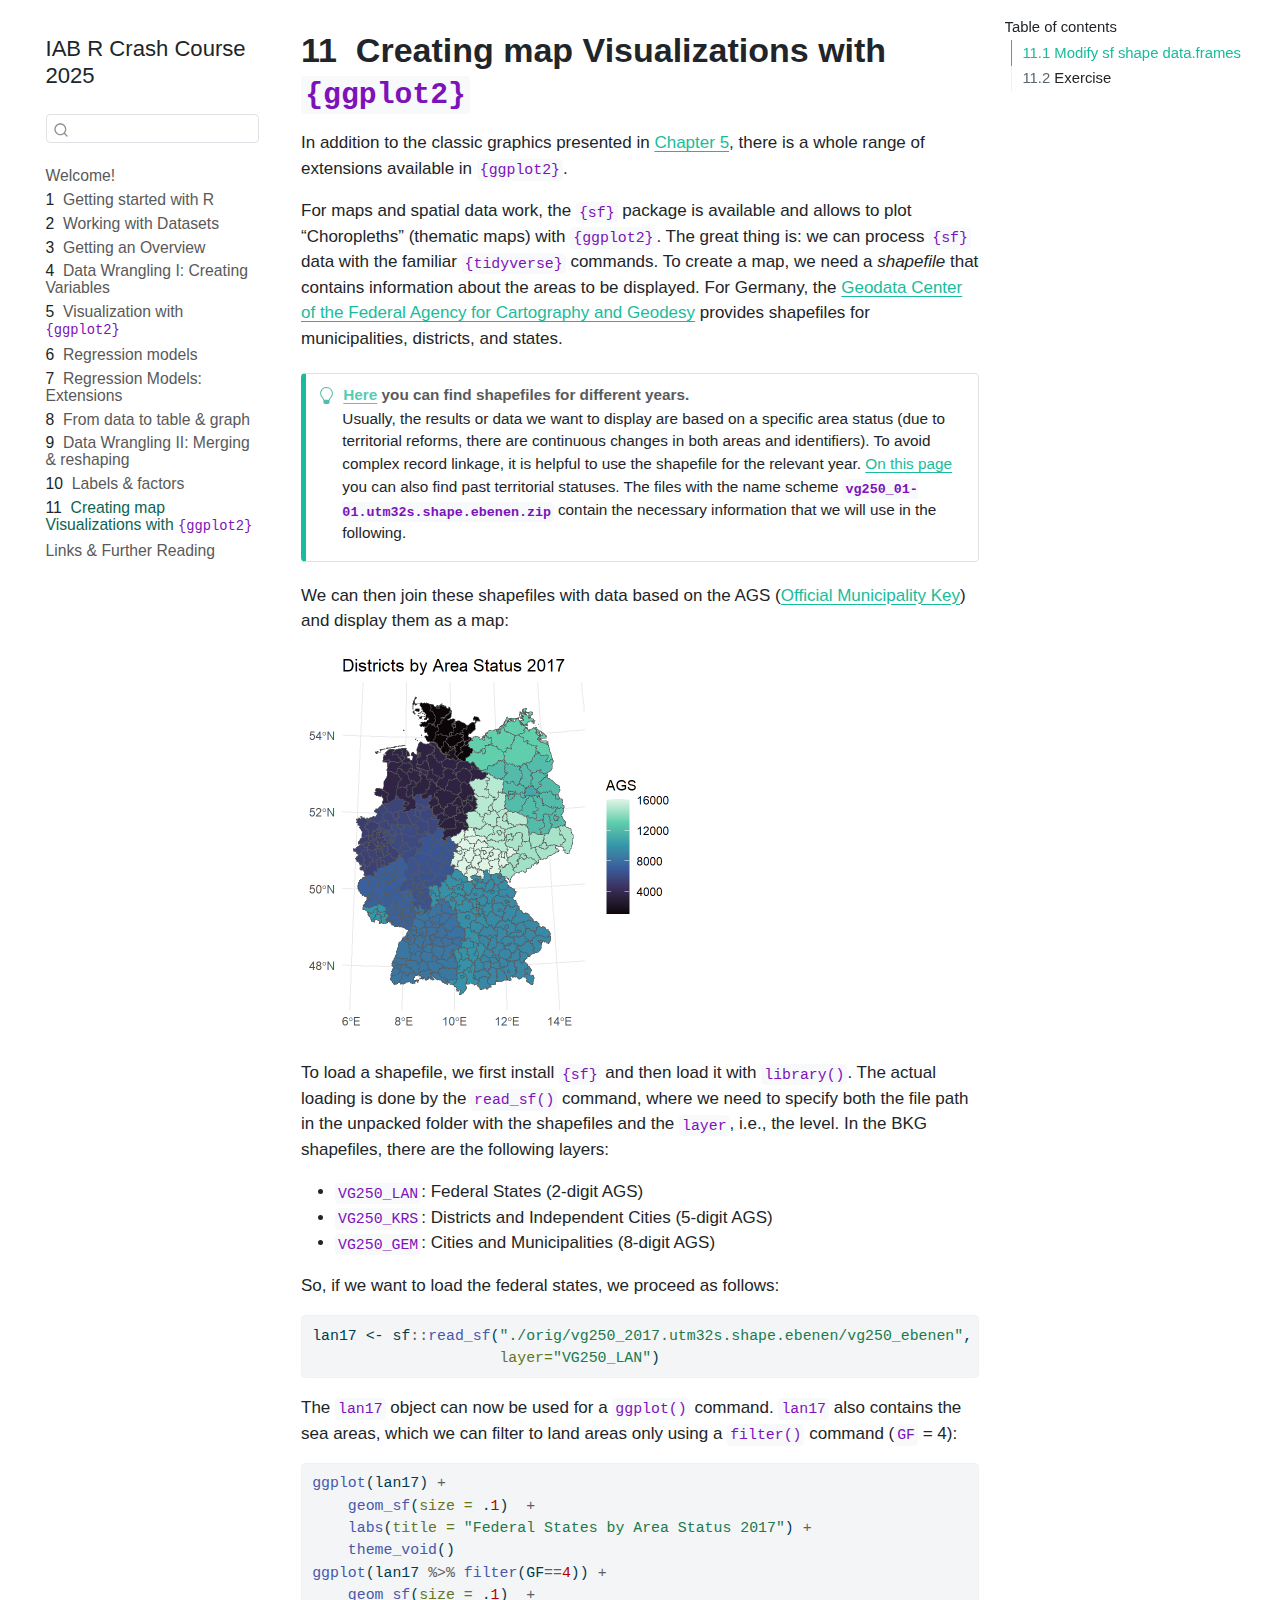
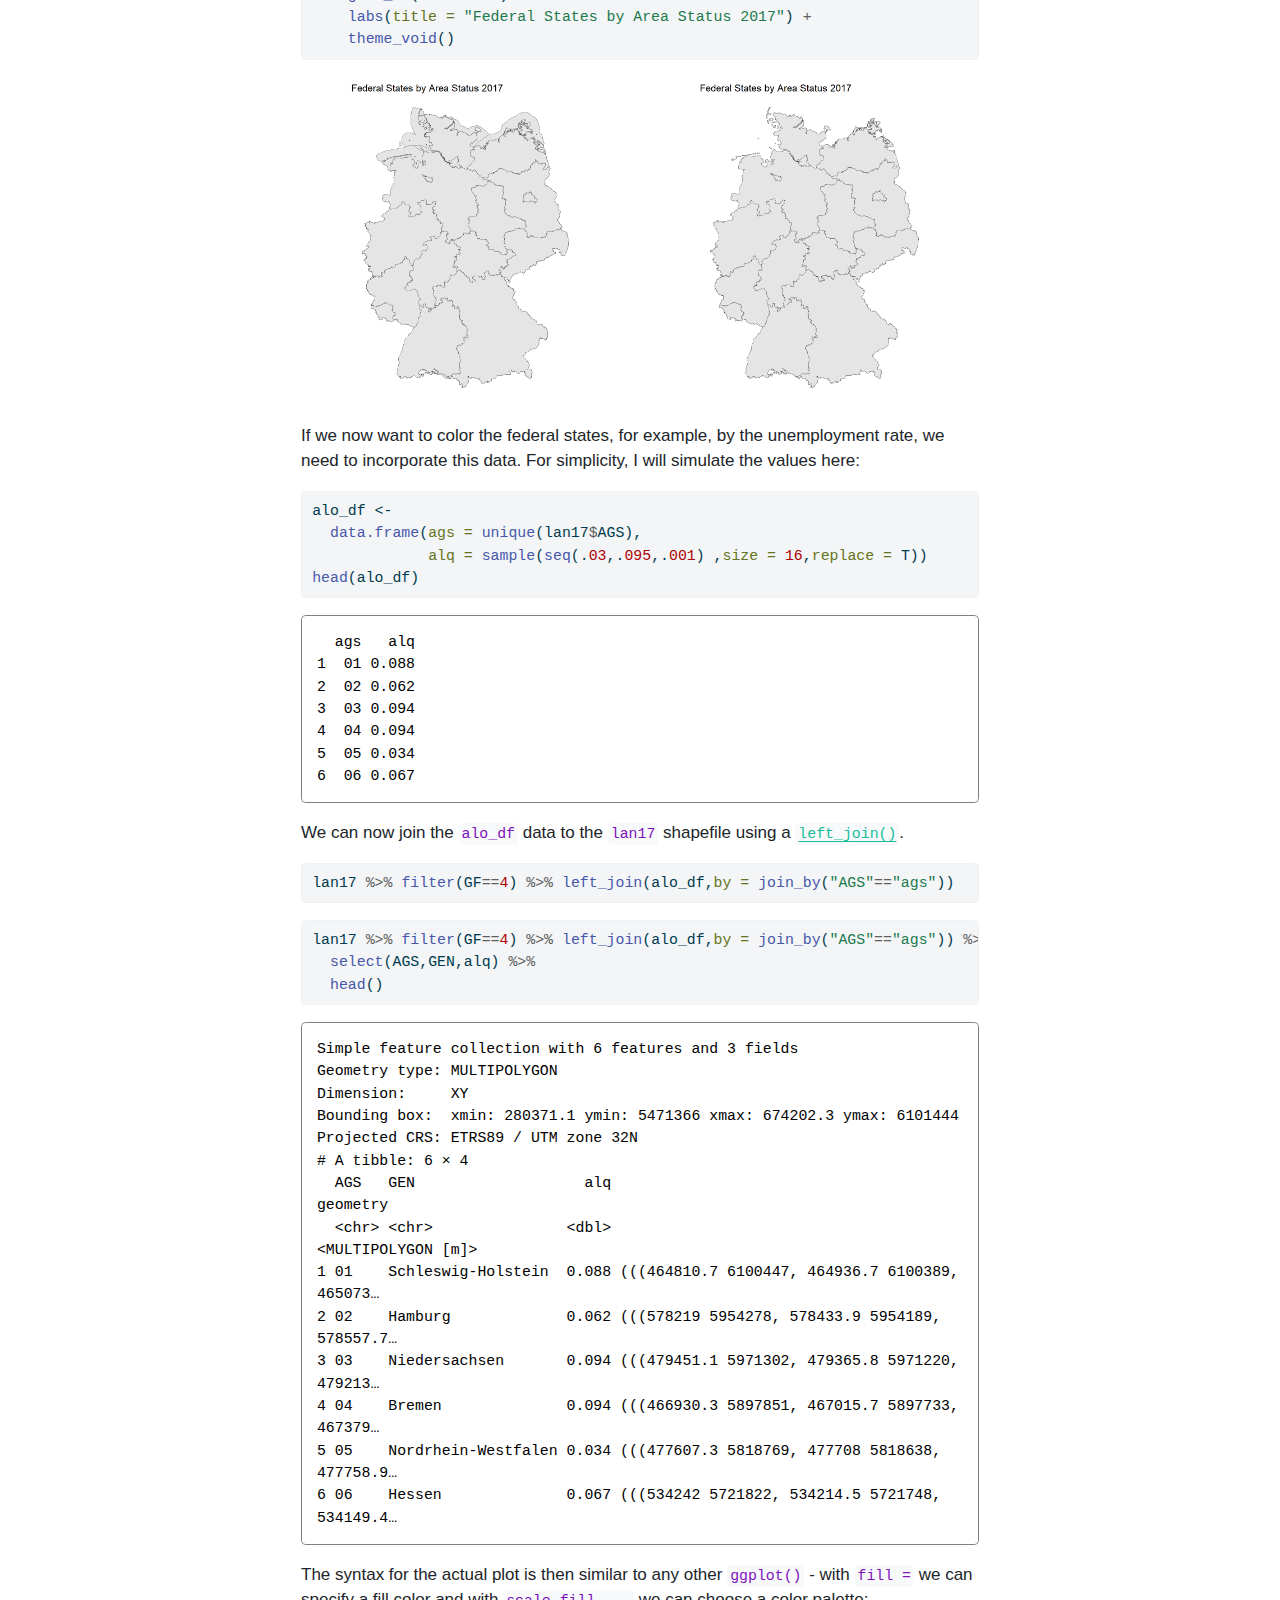
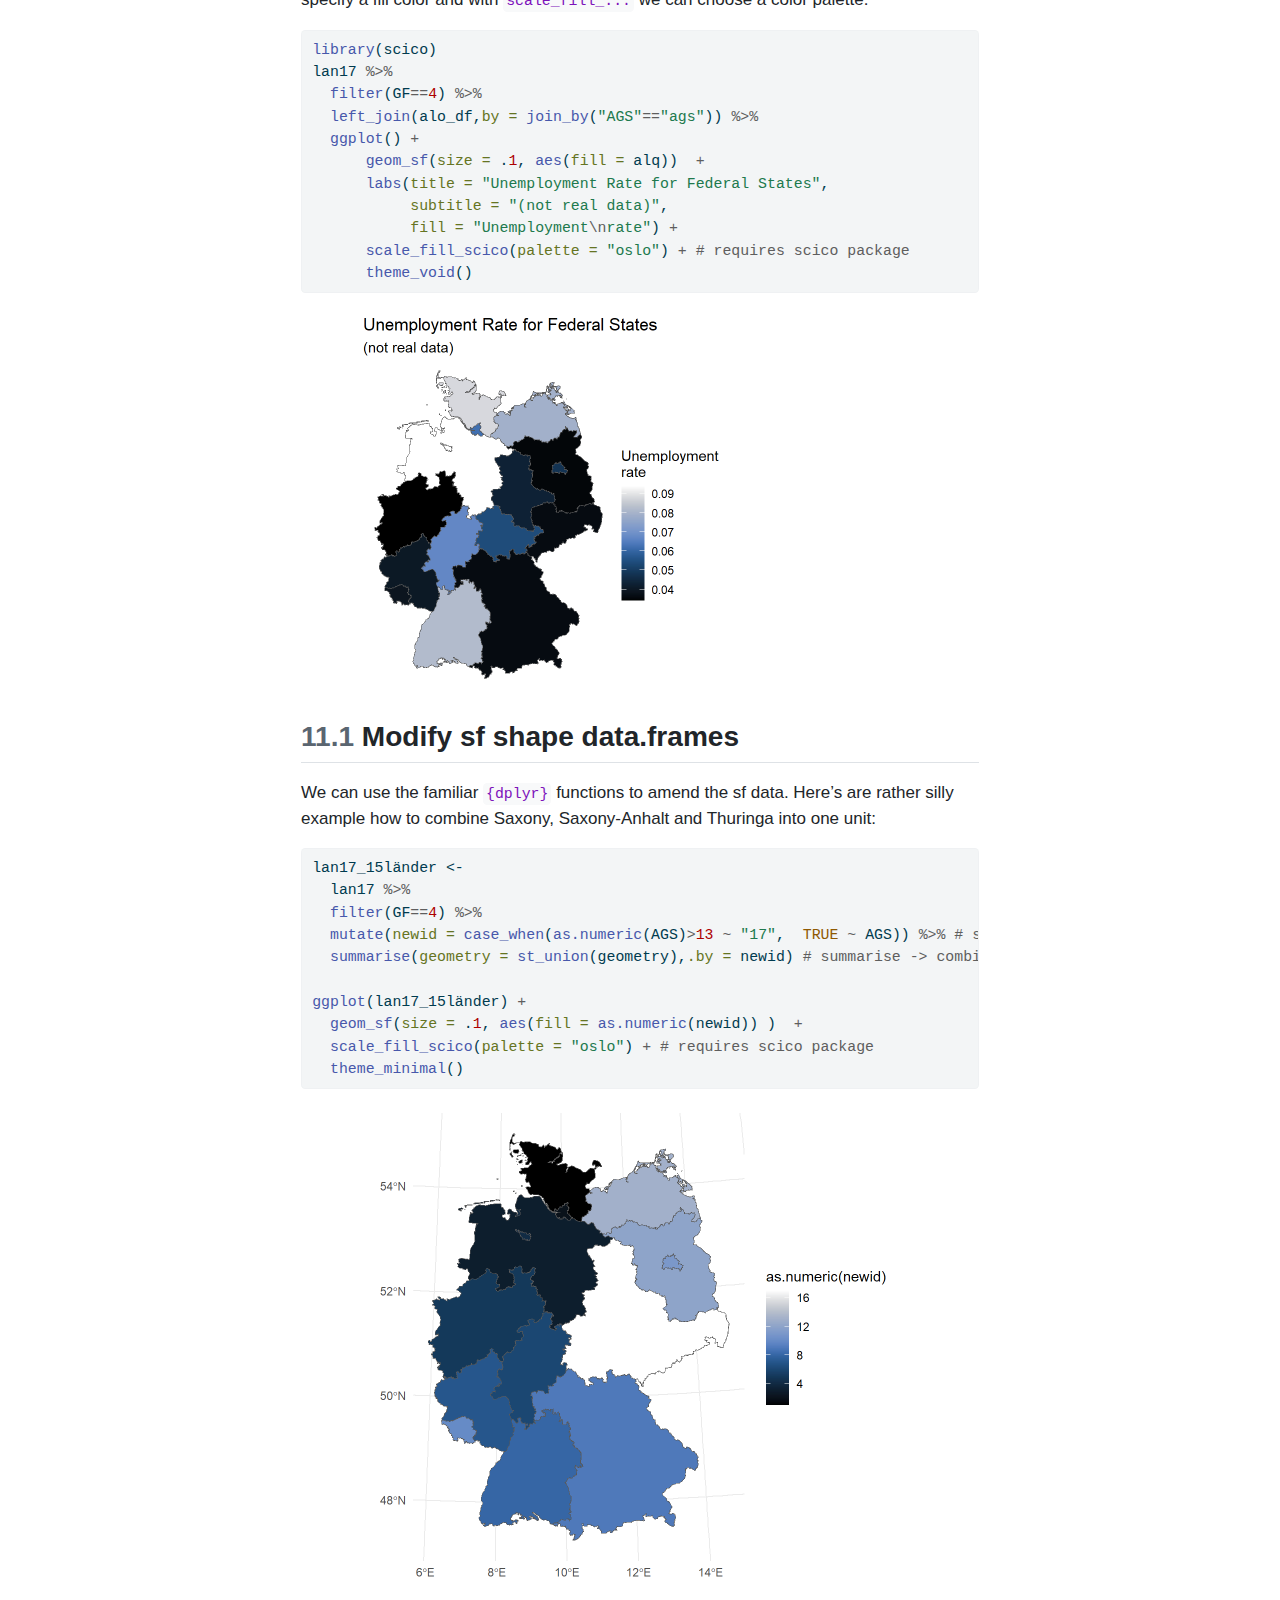
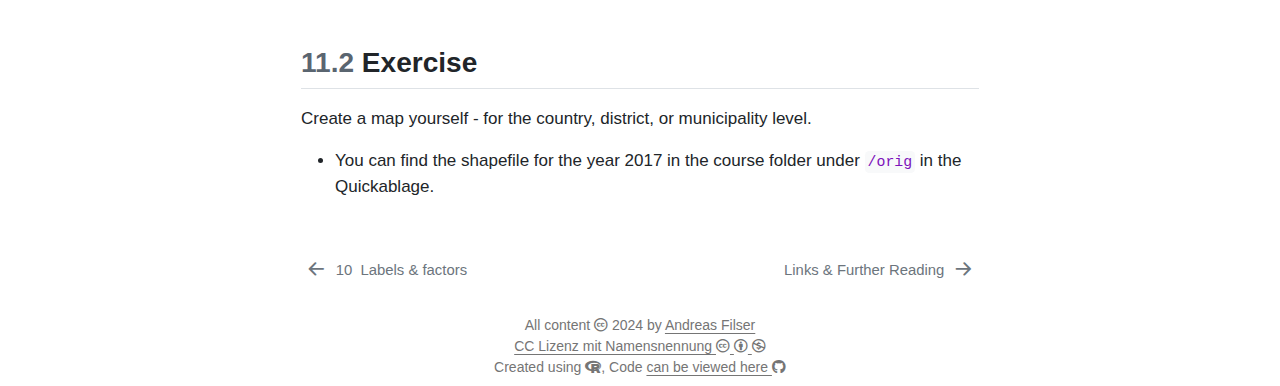
<file: docs/15_map.html>
<!DOCTYPE html>
<html xmlns="http://www.w3.org/1999/xhtml" lang="en" xml:lang="en"><head>

<meta charset="utf-8">
<meta name="generator" content="quarto-1.5.56">

<meta name="viewport" content="width=device-width, initial-scale=1.0, user-scalable=yes">


<title>11&nbsp; Creating map Visualizations with {ggplot2} – IAB R Crash Course 2025</title>
<style>
code{white-space: pre-wrap;}
span.smallcaps{font-variant: small-caps;}
div.columns{display: flex; gap: min(4vw, 1.5em);}
div.column{flex: auto; overflow-x: auto;}
div.hanging-indent{margin-left: 1.5em; text-indent: -1.5em;}
ul.task-list{list-style: none;}
ul.task-list li input[type="checkbox"] {
  width: 0.8em;
  margin: 0 0.8em 0.2em -1em; /* quarto-specific, see https://github.com/quarto-dev/quarto-cli/issues/4556 */ 
  vertical-align: middle;
}
/* CSS for syntax highlighting */
pre > code.sourceCode { white-space: pre; position: relative; }
pre > code.sourceCode > span { line-height: 1.25; }
pre > code.sourceCode > span:empty { height: 1.2em; }
.sourceCode { overflow: visible; }
code.sourceCode > span { color: inherit; text-decoration: inherit; }
div.sourceCode { margin: 1em 0; }
pre.sourceCode { margin: 0; }
@media screen {
div.sourceCode { overflow: auto; }
}
@media print {
pre > code.sourceCode { white-space: pre-wrap; }
pre > code.sourceCode > span { display: inline-block; text-indent: -5em; padding-left: 5em; }
}
pre.numberSource code
  { counter-reset: source-line 0; }
pre.numberSource code > span
  { position: relative; left: -4em; counter-increment: source-line; }
pre.numberSource code > span > a:first-child::before
  { content: counter(source-line);
    position: relative; left: -1em; text-align: right; vertical-align: baseline;
    border: none; display: inline-block;
    -webkit-touch-callout: none; -webkit-user-select: none;
    -khtml-user-select: none; -moz-user-select: none;
    -ms-user-select: none; user-select: none;
    padding: 0 4px; width: 4em;
  }
pre.numberSource { margin-left: 3em;  padding-left: 4px; }
div.sourceCode
  {   }
@media screen {
pre > code.sourceCode > span > a:first-child::before { text-decoration: underline; }
}
</style>


<script src="site_libs/quarto-nav/quarto-nav.js"></script>
<script src="site_libs/quarto-nav/headroom.min.js"></script>
<script src="site_libs/clipboard/clipboard.min.js"></script>
<script src="site_libs/quarto-search/autocomplete.umd.js"></script>
<script src="site_libs/quarto-search/fuse.min.js"></script>
<script src="site_libs/quarto-search/quarto-search.js"></script>
<meta name="quarto:offset" content="./">
<link href="./references_translated.html" rel="next">
<link href="./06_labels_factor.html" rel="prev">
<script src="site_libs/quarto-html/quarto.js"></script>
<script src="site_libs/quarto-html/popper.min.js"></script>
<script src="site_libs/quarto-html/tippy.umd.min.js"></script>
<script src="site_libs/quarto-html/anchor.min.js"></script>
<link href="site_libs/quarto-html/tippy.css" rel="stylesheet">
<link href="site_libs/quarto-html/quarto-syntax-highlighting.css" rel="stylesheet" id="quarto-text-highlighting-styles">
<script src="site_libs/bootstrap/bootstrap.min.js"></script>
<link href="site_libs/bootstrap/bootstrap-icons.css" rel="stylesheet">
<link href="site_libs/bootstrap/bootstrap.min.css" rel="stylesheet" id="quarto-bootstrap" data-mode="light">
<link href="site_libs/quarto-contrib/fontawesome6-1.2.0/all.min.css" rel="stylesheet">
<link href="site_libs/quarto-contrib/fontawesome6-1.2.0/latex-fontsize.css" rel="stylesheet">
<script id="quarto-search-options" type="application/json">{
  "location": "sidebar",
  "copy-button": false,
  "collapse-after": 3,
  "panel-placement": "start",
  "type": "textbox",
  "limit": 50,
  "keyboard-shortcut": [
    "f",
    "/",
    "s"
  ],
  "show-item-context": false,
  "language": {
    "search-no-results-text": "No results",
    "search-matching-documents-text": "matching documents",
    "search-copy-link-title": "Copy link to search",
    "search-hide-matches-text": "Hide additional matches",
    "search-more-match-text": "more match in this document",
    "search-more-matches-text": "more matches in this document",
    "search-clear-button-title": "Clear",
    "search-text-placeholder": "",
    "search-detached-cancel-button-title": "Cancel",
    "search-submit-button-title": "Submit",
    "search-label": "Search"
  }
}</script>


<link rel="stylesheet" href="style.css">
</head>

<body class="nav-sidebar floating">

<div id="quarto-search-results"></div>
  <header id="quarto-header" class="headroom fixed-top">
  <nav class="quarto-secondary-nav">
    <div class="container-fluid d-flex">
      <button type="button" class="quarto-btn-toggle btn" data-bs-toggle="collapse" role="button" data-bs-target=".quarto-sidebar-collapse-item" aria-controls="quarto-sidebar" aria-expanded="false" aria-label="Toggle sidebar navigation" onclick="if (window.quartoToggleHeadroom) { window.quartoToggleHeadroom(); }">
        <i class="bi bi-layout-text-sidebar-reverse"></i>
      </button>
        <nav class="quarto-page-breadcrumbs" aria-label="breadcrumb"><ol class="breadcrumb"><li class="breadcrumb-item"><a href="./15_map.html"><span class="chapter-number">11</span>&nbsp; <span class="chapter-title">Creating map Visualizations with <code>{ggplot2}</code></span></a></li></ol></nav>
        <a class="flex-grow-1" role="navigation" data-bs-toggle="collapse" data-bs-target=".quarto-sidebar-collapse-item" aria-controls="quarto-sidebar" aria-expanded="false" aria-label="Toggle sidebar navigation" onclick="if (window.quartoToggleHeadroom) { window.quartoToggleHeadroom(); }">      
        </a>
      <button type="button" class="btn quarto-search-button" aria-label="Search" onclick="window.quartoOpenSearch();">
        <i class="bi bi-search"></i>
      </button>
    </div>
  </nav>
</header>
<!-- content -->
<div id="quarto-content" class="quarto-container page-columns page-rows-contents page-layout-full">
<!-- sidebar -->
  <nav id="quarto-sidebar" class="sidebar collapse collapse-horizontal quarto-sidebar-collapse-item sidebar-navigation floating overflow-auto">
    <div class="pt-lg-2 mt-2 text-left sidebar-header">
    <div class="sidebar-title mb-0 py-0">
      <a href="./">IAB R Crash Course 2025</a> 
    </div>
      </div>
        <div class="mt-2 flex-shrink-0 align-items-center">
        <div class="sidebar-search">
        <div id="quarto-search" class="" title="Search"></div>
        </div>
        </div>
    <div class="sidebar-menu-container"> 
    <ul class="list-unstyled mt-1">
        <li class="sidebar-item">
  <div class="sidebar-item-container"> 
  <a href="./index.html" class="sidebar-item-text sidebar-link">
 <span class="menu-text">Welcome!</span></a>
  </div>
</li>
        <li class="sidebar-item">
  <div class="sidebar-item-container"> 
  <a href="./01_intro.html" class="sidebar-item-text sidebar-link">
 <span class="menu-text"><span class="chapter-number">1</span>&nbsp; <span class="chapter-title">Getting started with R</span></span></a>
  </div>
</li>
        <li class="sidebar-item">
  <div class="sidebar-item-container"> 
  <a href="./02_intro.html" class="sidebar-item-text sidebar-link">
 <span class="menu-text"><span class="chapter-number">2</span>&nbsp; <span class="chapter-title">Working with Datasets</span></span></a>
  </div>
</li>
        <li class="sidebar-item">
  <div class="sidebar-item-container"> 
  <a href="./03_desc.html" class="sidebar-item-text sidebar-link">
 <span class="menu-text"><span class="chapter-number">3</span>&nbsp; <span class="chapter-title">Getting an Overview</span></span></a>
  </div>
</li>
        <li class="sidebar-item">
  <div class="sidebar-item-container"> 
  <a href="./04_data_wrangle.html" class="sidebar-item-text sidebar-link">
 <span class="menu-text"><span class="chapter-number">4</span>&nbsp; <span class="chapter-title">Data Wrangling I: Creating Variables</span></span></a>
  </div>
</li>
        <li class="sidebar-item">
  <div class="sidebar-item-container"> 
  <a href="./07_viz_translated.html" class="sidebar-item-text sidebar-link">
 <span class="menu-text"><span class="chapter-number">5</span>&nbsp; <span class="chapter-title">Visualization with <code>{ggplot2}</code></span></span></a>
  </div>
</li>
        <li class="sidebar-item">
  <div class="sidebar-item-container"> 
  <a href="./09_reg.html" class="sidebar-item-text sidebar-link">
 <span class="menu-text"><span class="chapter-number">6</span>&nbsp; <span class="chapter-title">Regression models</span></span></a>
  </div>
</li>
        <li class="sidebar-item">
  <div class="sidebar-item-container"> 
  <a href="./09_reg2.html" class="sidebar-item-text sidebar-link">
 <span class="menu-text"><span class="chapter-number">7</span>&nbsp; <span class="chapter-title">Regression Models: Extensions</span></span></a>
  </div>
</li>
        <li class="sidebar-item">
  <div class="sidebar-item-container"> 
  <a href="./10_raw_to_table.html" class="sidebar-item-text sidebar-link">
 <span class="menu-text"><span class="chapter-number">8</span>&nbsp; <span class="chapter-title">From data to table &amp; graph</span></span></a>
  </div>
</li>
        <li class="sidebar-item">
  <div class="sidebar-item-container"> 
  <a href="./05_merge_pivot.html" class="sidebar-item-text sidebar-link">
 <span class="menu-text"><span class="chapter-number">9</span>&nbsp; <span class="chapter-title">Data Wrangling II: Merging &amp; reshaping</span></span></a>
  </div>
</li>
        <li class="sidebar-item">
  <div class="sidebar-item-container"> 
  <a href="./06_labels_factor.html" class="sidebar-item-text sidebar-link">
 <span class="menu-text"><span class="chapter-number">10</span>&nbsp; <span class="chapter-title">Labels &amp; factors</span></span></a>
  </div>
</li>
        <li class="sidebar-item">
  <div class="sidebar-item-container"> 
  <a href="./15_map.html" class="sidebar-item-text sidebar-link active">
 <span class="menu-text"><span class="chapter-number">11</span>&nbsp; <span class="chapter-title">Creating map Visualizations with <code>{ggplot2}</code></span></span></a>
  </div>
</li>
        <li class="sidebar-item">
  <div class="sidebar-item-container"> 
  <a href="./references_translated.html" class="sidebar-item-text sidebar-link">
 <span class="menu-text">Links &amp; Further Reading</span></a>
  </div>
</li>
    </ul>
    </div>
</nav>
<div id="quarto-sidebar-glass" class="quarto-sidebar-collapse-item" data-bs-toggle="collapse" data-bs-target=".quarto-sidebar-collapse-item"></div>
<!-- margin-sidebar -->
    <div id="quarto-margin-sidebar" class="sidebar margin-sidebar">
        <nav id="TOC" role="doc-toc" class="toc-active">
    <h2 id="toc-title">Table of contents</h2>
   
  <ul>
  <li><a href="#modify-sf-shape-data.frames" id="toc-modify-sf-shape-data.frames" class="nav-link active" data-scroll-target="#modify-sf-shape-data.frames"><span class="header-section-number">11.1</span> Modify sf shape data.frames</a></li>
  <li><a href="#exercise" id="toc-exercise" class="nav-link" data-scroll-target="#exercise"><span class="header-section-number">11.2</span> Exercise</a></li>
  </ul>
</nav>
    </div>
<!-- main -->
<main class="content column-body" id="quarto-document-content">

<header id="title-block-header" class="quarto-title-block default">
<div class="quarto-title">
<h1 class="title"><span id="map" class="quarto-section-identifier"><span class="chapter-number">11</span>&nbsp; <span class="chapter-title">Creating map Visualizations with <code>{ggplot2}</code></span></span></h1>
</div>



<div class="quarto-title-meta column-body">

    
  
    
  </div>
  


</header>


<p>In addition to the classic graphics presented in <a href="#viz">Chapter 5</a>, there is a whole range of extensions available in <code>{ggplot2}</code>.</p>
<p>For maps and spatial data work, the <code>{sf}</code> package is available and allows to plot “Choropleths” (thematic maps) with <code>{ggplot2}</code>. The great thing is: we can process <code>{sf}</code> data with the familiar <code>{tidyverse}</code> commands. To create a map, we need a <em>shapefile</em> that contains information about the areas to be displayed. For Germany, the <a href="http://gdz.bkg.bund.de/">Geodata Center of the Federal Agency for Cartography and Geodesy</a> provides shapefiles for municipalities, districts, and states.</p>
<div class="callout callout-style-simple callout-tip callout-titled">
<div class="callout-header d-flex align-content-center">
<div class="callout-icon-container">
<i class="callout-icon"></i>
</div>
<div class="callout-title-container flex-fill">
<a href="https://daten.gdz.bkg.bund.de/produkte/vg/vg250_ebenen_0101/">Here</a> you can find shapefiles for different years.
</div>
</div>
<div class="callout-body-container callout-body">
<p>Usually, the results or data we want to display are based on a specific area status (due to territorial reforms, there are continuous changes in both areas and identifiers). To avoid complex record linkage, it is helpful to use the shapefile for the relevant year. <a href="https://daten.gdz.bkg.bund.de/produkte/vg/vg250_ebenen_0101/">On this page</a> you can also find past territorial statuses. The files with the name scheme <strong><code>vg250_01-01.utm32s.shape.ebenen.zip</code></strong> contain the necessary information that we will use in the following.</p>
</div>
</div>
<p>We can then join these shapefiles with data based on the AGS (<a href="https://de.wikipedia.org/wiki/Amtlicher_Gemeindeschl%C3%BCssel">Official Municipality Key</a>) and display them as a map:</p>
<div class="cell">
<div class="cell-output-display">
<div>
<figure class="figure">
<p><img src="15_map_files/figure-html/map1-1.png" class="img-fluid figure-img" width="384"></p>
</figure>
</div>
</div>
</div>
<p>To load a shapefile, we first install <code>{sf}</code> and then load it with <code>library()</code>. The actual loading is done by the <code>read_sf()</code> command, where we need to specify both the file path in the unpacked folder with the shapefiles and the <code>layer</code>, i.e., the level. In the BKG shapefiles, there are the following layers:</p>
<ul>
<li><code>VG250_LAN</code>: Federal States (2-digit AGS)</li>
<li><code>VG250_KRS</code>: Districts and Independent Cities (5-digit AGS)</li>
<li><code>VG250_GEM</code>: Cities and Municipalities (8-digit AGS)</li>
</ul>
<p>So, if we want to load the federal states, we proceed as follows:</p>
<div class="cell">
<div class="sourceCode cell-code" id="cb1"><pre class="sourceCode r code-with-copy"><code class="sourceCode r"><span id="cb1-1"><a href="#cb1-1" aria-hidden="true" tabindex="-1"></a>lan17 <span class="ot">&lt;-</span> sf<span class="sc">::</span><span class="fu">read_sf</span>(<span class="st">"./orig/vg250_2017.utm32s.shape.ebenen/vg250_ebenen"</span>,</span>
<span id="cb1-2"><a href="#cb1-2" aria-hidden="true" tabindex="-1"></a>                     <span class="at">layer=</span><span class="st">"VG250_LAN"</span>)</span></code><button title="Copy to Clipboard" class="code-copy-button"><i class="bi"></i></button></pre></div>
</div>
<p>The <code>lan17</code> object can now be used for a <code>ggplot()</code> command. <code>lan17</code> also contains the sea areas, which we can filter to land areas only using a <code>filter()</code> command (<code>GF</code> = 4):</p>
<div class="sourceCode cell-code" id="cb2"><pre class="sourceCode r code-with-copy"><code class="sourceCode r"><span id="cb2-1"><a href="#cb2-1" aria-hidden="true" tabindex="-1"></a><span class="fu">ggplot</span>(lan17) <span class="sc">+</span> </span>
<span id="cb2-2"><a href="#cb2-2" aria-hidden="true" tabindex="-1"></a>    <span class="fu">geom_sf</span>(<span class="at">size =</span> .<span class="dv">1</span>)  <span class="sc">+</span></span>
<span id="cb2-3"><a href="#cb2-3" aria-hidden="true" tabindex="-1"></a>    <span class="fu">labs</span>(<span class="at">title =</span> <span class="st">"Federal States by Area Status 2017"</span>) <span class="sc">+</span></span>
<span id="cb2-4"><a href="#cb2-4" aria-hidden="true" tabindex="-1"></a>    <span class="fu">theme_void</span>()</span>
<span id="cb2-5"><a href="#cb2-5" aria-hidden="true" tabindex="-1"></a><span class="fu">ggplot</span>(lan17 <span class="sc">%&gt;%</span> <span class="fu">filter</span>(GF<span class="sc">==</span><span class="dv">4</span>)) <span class="sc">+</span> </span>
<span id="cb2-6"><a href="#cb2-6" aria-hidden="true" tabindex="-1"></a>    <span class="fu">geom_sf</span>(<span class="at">size =</span> .<span class="dv">1</span>)  <span class="sc">+</span></span>
<span id="cb2-7"><a href="#cb2-7" aria-hidden="true" tabindex="-1"></a>    <span class="fu">labs</span>(<span class="at">title =</span> <span class="st">"Federal States by Area Status 2017"</span>) <span class="sc">+</span></span>
<span id="cb2-8"><a href="#cb2-8" aria-hidden="true" tabindex="-1"></a>    <span class="fu">theme_void</span>()</span></code><button title="Copy to Clipboard" class="code-copy-button"><i class="bi"></i></button></pre></div>
<div class="cell quarto-layout-panel" data-layout-ncol="2">
<div class="quarto-layout-row">
<div class="quarto-layout-cell" style="flex-basis: 50.0%;justify-content: center;">
<p><img src="15_map_files/figure-html/mapplot-1.png" class="img-fluid" width="576"></p>
</div>
<div class="quarto-layout-cell" style="flex-basis: 50.0%;justify-content: center;">
<p><img src="15_map_files/figure-html/mapplot-2.png" class="img-fluid" width="576"></p>
</div>
</div>
</div>
<p>If we now want to color the federal states, for example, by the unemployment rate, we need to incorporate this data. For simplicity, I will simulate the values here:</p>
<div class="cell">
<div class="sourceCode cell-code" id="cb3"><pre class="sourceCode r code-with-copy"><code class="sourceCode r"><span id="cb3-1"><a href="#cb3-1" aria-hidden="true" tabindex="-1"></a>alo_df <span class="ot">&lt;-</span> </span>
<span id="cb3-2"><a href="#cb3-2" aria-hidden="true" tabindex="-1"></a>  <span class="fu">data.frame</span>(<span class="at">ags =</span> <span class="fu">unique</span>(lan17<span class="sc">$</span>AGS),</span>
<span id="cb3-3"><a href="#cb3-3" aria-hidden="true" tabindex="-1"></a>             <span class="at">alq =</span> <span class="fu">sample</span>(<span class="fu">seq</span>(.<span class="dv">03</span>,.<span class="dv">095</span>,.<span class="dv">001</span>) ,<span class="at">size =</span> <span class="dv">16</span>,<span class="at">replace =</span> T))</span>
<span id="cb3-4"><a href="#cb3-4" aria-hidden="true" tabindex="-1"></a><span class="fu">head</span>(alo_df)</span></code><button title="Copy to Clipboard" class="code-copy-button"><i class="bi"></i></button></pre></div>
<div class="cell-output cell-output-stdout">
<pre><code>  ags   alq
1  01 0.088
2  02 0.062
3  03 0.094
4  04 0.094
5  05 0.034
6  06 0.067</code></pre>
</div>
</div>
<p>We can now join the <code>alo_df</code> data to the <code>lan17</code> shapefile using a <a href="05_merge_pivot.html#join"><code>left_join()</code></a>.</p>
<div class="cell">
<div class="sourceCode cell-code" id="cb5"><pre class="sourceCode r code-with-copy"><code class="sourceCode r"><span id="cb5-1"><a href="#cb5-1" aria-hidden="true" tabindex="-1"></a>lan17 <span class="sc">%&gt;%</span> <span class="fu">filter</span>(GF<span class="sc">==</span><span class="dv">4</span>) <span class="sc">%&gt;%</span> <span class="fu">left_join</span>(alo_df,<span class="at">by =</span> <span class="fu">join_by</span>(<span class="st">"AGS"</span><span class="sc">==</span><span class="st">"ags"</span>))</span></code><button title="Copy to Clipboard" class="code-copy-button"><i class="bi"></i></button></pre></div>
</div>
<div class="cell">
<div class="sourceCode cell-code" id="cb6"><pre class="sourceCode r code-with-copy"><code class="sourceCode r"><span id="cb6-1"><a href="#cb6-1" aria-hidden="true" tabindex="-1"></a>lan17 <span class="sc">%&gt;%</span> <span class="fu">filter</span>(GF<span class="sc">==</span><span class="dv">4</span>) <span class="sc">%&gt;%</span> <span class="fu">left_join</span>(alo_df,<span class="at">by =</span> <span class="fu">join_by</span>(<span class="st">"AGS"</span><span class="sc">==</span><span class="st">"ags"</span>)) <span class="sc">%&gt;%</span> </span>
<span id="cb6-2"><a href="#cb6-2" aria-hidden="true" tabindex="-1"></a>  <span class="fu">select</span>(AGS,GEN,alq) <span class="sc">%&gt;%</span> </span>
<span id="cb6-3"><a href="#cb6-3" aria-hidden="true" tabindex="-1"></a>  <span class="fu">head</span>()</span></code><button title="Copy to Clipboard" class="code-copy-button"><i class="bi"></i></button></pre></div>
<div class="cell-output cell-output-stdout">
<pre><code>Simple feature collection with 6 features and 3 fields
Geometry type: MULTIPOLYGON
Dimension:     XY
Bounding box:  xmin: 280371.1 ymin: 5471366 xmax: 674202.3 ymax: 6101444
Projected CRS: ETRS89 / UTM zone 32N
# A tibble: 6 × 4
  AGS   GEN                   alq                                       geometry
  &lt;chr&gt; &lt;chr&gt;               &lt;dbl&gt;                             &lt;MULTIPOLYGON [m]&gt;
1 01    Schleswig-Holstein  0.088 (((464810.7 6100447, 464936.7 6100389, 465073…
2 02    Hamburg             0.062 (((578219 5954278, 578433.9 5954189, 578557.7…
3 03    Niedersachsen       0.094 (((479451.1 5971302, 479365.8 5971220, 479213…
4 04    Bremen              0.094 (((466930.3 5897851, 467015.7 5897733, 467379…
5 05    Nordrhein-Westfalen 0.034 (((477607.3 5818769, 477708 5818638, 477758.9…
6 06    Hessen              0.067 (((534242 5721822, 534214.5 5721748, 534149.4…</code></pre>
</div>
</div>
<p>The syntax for the actual plot is then similar to any other <code>ggplot()</code> - with <code>fill =</code> we can specify a fill color and with <code>scale_fill_...</code> we can choose a color palette:</p>
<div class="cell">
<div class="sourceCode cell-code" id="cb8"><pre class="sourceCode r code-with-copy"><code class="sourceCode r"><span id="cb8-1"><a href="#cb8-1" aria-hidden="true" tabindex="-1"></a><span class="fu">library</span>(scico)</span>
<span id="cb8-2"><a href="#cb8-2" aria-hidden="true" tabindex="-1"></a>lan17 <span class="sc">%&gt;%</span> </span>
<span id="cb8-3"><a href="#cb8-3" aria-hidden="true" tabindex="-1"></a>  <span class="fu">filter</span>(GF<span class="sc">==</span><span class="dv">4</span>) <span class="sc">%&gt;%</span> </span>
<span id="cb8-4"><a href="#cb8-4" aria-hidden="true" tabindex="-1"></a>  <span class="fu">left_join</span>(alo_df,<span class="at">by =</span> <span class="fu">join_by</span>(<span class="st">"AGS"</span><span class="sc">==</span><span class="st">"ags"</span>)) <span class="sc">%&gt;%</span> </span>
<span id="cb8-5"><a href="#cb8-5" aria-hidden="true" tabindex="-1"></a>  <span class="fu">ggplot</span>() <span class="sc">+</span> </span>
<span id="cb8-6"><a href="#cb8-6" aria-hidden="true" tabindex="-1"></a>      <span class="fu">geom_sf</span>(<span class="at">size =</span> .<span class="dv">1</span>, <span class="fu">aes</span>(<span class="at">fill =</span> alq))  <span class="sc">+</span></span>
<span id="cb8-7"><a href="#cb8-7" aria-hidden="true" tabindex="-1"></a>      <span class="fu">labs</span>(<span class="at">title =</span> <span class="st">"Unemployment Rate for Federal States"</span>,</span>
<span id="cb8-8"><a href="#cb8-8" aria-hidden="true" tabindex="-1"></a>           <span class="at">subtitle =</span> <span class="st">"(not real data)"</span>,</span>
<span id="cb8-9"><a href="#cb8-9" aria-hidden="true" tabindex="-1"></a>           <span class="at">fill =</span> <span class="st">"Unemployment</span><span class="sc">\n</span><span class="st">rate"</span>) <span class="sc">+</span></span>
<span id="cb8-10"><a href="#cb8-10" aria-hidden="true" tabindex="-1"></a>      <span class="fu">scale_fill_scico</span>(<span class="at">palette =</span> <span class="st">"oslo"</span>) <span class="sc">+</span> <span class="co"># requires scico package</span></span>
<span id="cb8-11"><a href="#cb8-11" aria-hidden="true" tabindex="-1"></a>      <span class="fu">theme_void</span>()</span></code><button title="Copy to Clipboard" class="code-copy-button"><i class="bi"></i></button></pre></div>
<div class="cell-output-display">
<div>
<figure class="figure">
<p><img src="15_map_files/figure-html/mapplot2-1.png" class="img-fluid figure-img" width="480"></p>
</figure>
</div>
</div>
</div>
<section id="modify-sf-shape-data.frames" class="level2" data-number="11.1">
<h2 data-number="11.1" class="anchored" data-anchor-id="modify-sf-shape-data.frames"><span class="header-section-number">11.1</span> Modify sf shape data.frames</h2>
<p>We can use the familiar <code>{dplyr}</code> functions to amend the sf data. Here’s are rather silly example how to combine Saxony, Saxony-Anhalt and Thuringa into one unit:</p>
<div class="cell">
<div class="sourceCode cell-code" id="cb9"><pre class="sourceCode r code-with-copy"><code class="sourceCode r"><span id="cb9-1"><a href="#cb9-1" aria-hidden="true" tabindex="-1"></a>lan17_15länder <span class="ot">&lt;-</span> </span>
<span id="cb9-2"><a href="#cb9-2" aria-hidden="true" tabindex="-1"></a>  lan17 <span class="sc">%&gt;%</span> </span>
<span id="cb9-3"><a href="#cb9-3" aria-hidden="true" tabindex="-1"></a>  <span class="fu">filter</span>(GF<span class="sc">==</span><span class="dv">4</span>) <span class="sc">%&gt;%</span></span>
<span id="cb9-4"><a href="#cb9-4" aria-hidden="true" tabindex="-1"></a>  <span class="fu">mutate</span>(<span class="at">newid =</span> <span class="fu">case_when</span>(<span class="fu">as.numeric</span>(AGS)<span class="sc">&gt;</span><span class="dv">13</span> <span class="sc">~</span> <span class="st">"17"</span>,  <span class="cn">TRUE</span> <span class="sc">~</span> AGS)) <span class="sc">%&gt;%</span> <span class="co"># same ID for SN, SA, TH</span></span>
<span id="cb9-5"><a href="#cb9-5" aria-hidden="true" tabindex="-1"></a>  <span class="fu">summarise</span>(<span class="at">geometry =</span> <span class="fu">st_union</span>(geometry),<span class="at">.by =</span> newid) <span class="co"># summarise -&gt; combine based on newid</span></span>
<span id="cb9-6"><a href="#cb9-6" aria-hidden="true" tabindex="-1"></a>  </span>
<span id="cb9-7"><a href="#cb9-7" aria-hidden="true" tabindex="-1"></a><span class="fu">ggplot</span>(lan17_15länder) <span class="sc">+</span> </span>
<span id="cb9-8"><a href="#cb9-8" aria-hidden="true" tabindex="-1"></a>  <span class="fu">geom_sf</span>(<span class="at">size =</span> .<span class="dv">1</span>, <span class="fu">aes</span>(<span class="at">fill =</span> <span class="fu">as.numeric</span>(newid)) )  <span class="sc">+</span></span>
<span id="cb9-9"><a href="#cb9-9" aria-hidden="true" tabindex="-1"></a>  <span class="fu">scale_fill_scico</span>(<span class="at">palette =</span> <span class="st">"oslo"</span>) <span class="sc">+</span> <span class="co"># requires scico package</span></span>
<span id="cb9-10"><a href="#cb9-10" aria-hidden="true" tabindex="-1"></a>  <span class="fu">theme_minimal</span>()</span></code><button title="Copy to Clipboard" class="code-copy-button"><i class="bi"></i></button></pre></div>
<div class="cell-output-display">
<div>
<figure class="figure">
<p><img src="15_map_files/figure-html/unnamed-chunk-4-1.png" class="img-fluid figure-img" width="672"></p>
</figure>
</div>
</div>
</div>
</section>
<section id="exercise" class="level2" data-number="11.2">
<h2 data-number="11.2" class="anchored" data-anchor-id="exercise"><span class="header-section-number">11.2</span> Exercise</h2>
<p>Create a map yourself - for the country, district, or municipality level.</p>
<ul>
<li>You can find the shapefile for the year 2017 in the course folder under <code>/orig</code> in the Quickablage.</li>
</ul>


</section>

</main> <!-- /main -->
<script id="quarto-html-after-body" type="application/javascript">
window.document.addEventListener("DOMContentLoaded", function (event) {
  const toggleBodyColorMode = (bsSheetEl) => {
    const mode = bsSheetEl.getAttribute("data-mode");
    const bodyEl = window.document.querySelector("body");
    if (mode === "dark") {
      bodyEl.classList.add("quarto-dark");
      bodyEl.classList.remove("quarto-light");
    } else {
      bodyEl.classList.add("quarto-light");
      bodyEl.classList.remove("quarto-dark");
    }
  }
  const toggleBodyColorPrimary = () => {
    const bsSheetEl = window.document.querySelector("link#quarto-bootstrap");
    if (bsSheetEl) {
      toggleBodyColorMode(bsSheetEl);
    }
  }
  toggleBodyColorPrimary();  
  const icon = "";
  const anchorJS = new window.AnchorJS();
  anchorJS.options = {
    placement: 'right',
    icon: icon
  };
  anchorJS.add('.anchored');
  const isCodeAnnotation = (el) => {
    for (const clz of el.classList) {
      if (clz.startsWith('code-annotation-')) {                     
        return true;
      }
    }
    return false;
  }
  const onCopySuccess = function(e) {
    // button target
    const button = e.trigger;
    // don't keep focus
    button.blur();
    // flash "checked"
    button.classList.add('code-copy-button-checked');
    var currentTitle = button.getAttribute("title");
    button.setAttribute("title", "Copied!");
    let tooltip;
    if (window.bootstrap) {
      button.setAttribute("data-bs-toggle", "tooltip");
      button.setAttribute("data-bs-placement", "left");
      button.setAttribute("data-bs-title", "Copied!");
      tooltip = new bootstrap.Tooltip(button, 
        { trigger: "manual", 
          customClass: "code-copy-button-tooltip",
          offset: [0, -8]});
      tooltip.show();    
    }
    setTimeout(function() {
      if (tooltip) {
        tooltip.hide();
        button.removeAttribute("data-bs-title");
        button.removeAttribute("data-bs-toggle");
        button.removeAttribute("data-bs-placement");
      }
      button.setAttribute("title", currentTitle);
      button.classList.remove('code-copy-button-checked');
    }, 1000);
    // clear code selection
    e.clearSelection();
  }
  const getTextToCopy = function(trigger) {
      const codeEl = trigger.previousElementSibling.cloneNode(true);
      for (const childEl of codeEl.children) {
        if (isCodeAnnotation(childEl)) {
          childEl.remove();
        }
      }
      return codeEl.innerText;
  }
  const clipboard = new window.ClipboardJS('.code-copy-button:not([data-in-quarto-modal])', {
    text: getTextToCopy
  });
  clipboard.on('success', onCopySuccess);
  if (window.document.getElementById('quarto-embedded-source-code-modal')) {
    // For code content inside modals, clipBoardJS needs to be initialized with a container option
    // TODO: Check when it could be a function (https://github.com/zenorocha/clipboard.js/issues/860)
    const clipboardModal = new window.ClipboardJS('.code-copy-button[data-in-quarto-modal]', {
      text: getTextToCopy,
      container: window.document.getElementById('quarto-embedded-source-code-modal')
    });
    clipboardModal.on('success', onCopySuccess);
  }
    var localhostRegex = new RegExp(/^(?:http|https):\/\/localhost\:?[0-9]*\//);
    var mailtoRegex = new RegExp(/^mailto:/);
      var filterRegex = new RegExp('/' + window.location.host + '/');
    var isInternal = (href) => {
        return filterRegex.test(href) || localhostRegex.test(href) || mailtoRegex.test(href);
    }
    // Inspect non-navigation links and adorn them if external
 	var links = window.document.querySelectorAll('a[href]:not(.nav-link):not(.navbar-brand):not(.toc-action):not(.sidebar-link):not(.sidebar-item-toggle):not(.pagination-link):not(.no-external):not([aria-hidden]):not(.dropdown-item):not(.quarto-navigation-tool):not(.about-link)');
    for (var i=0; i<links.length; i++) {
      const link = links[i];
      if (!isInternal(link.href)) {
        // undo the damage that might have been done by quarto-nav.js in the case of
        // links that we want to consider external
        if (link.dataset.originalHref !== undefined) {
          link.href = link.dataset.originalHref;
        }
      }
    }
  function tippyHover(el, contentFn, onTriggerFn, onUntriggerFn) {
    const config = {
      allowHTML: true,
      maxWidth: 500,
      delay: 100,
      arrow: false,
      appendTo: function(el) {
          return el.parentElement;
      },
      interactive: true,
      interactiveBorder: 10,
      theme: 'quarto',
      placement: 'bottom-start',
    };
    if (contentFn) {
      config.content = contentFn;
    }
    if (onTriggerFn) {
      config.onTrigger = onTriggerFn;
    }
    if (onUntriggerFn) {
      config.onUntrigger = onUntriggerFn;
    }
    window.tippy(el, config); 
  }
  const noterefs = window.document.querySelectorAll('a[role="doc-noteref"]');
  for (var i=0; i<noterefs.length; i++) {
    const ref = noterefs[i];
    tippyHover(ref, function() {
      // use id or data attribute instead here
      let href = ref.getAttribute('data-footnote-href') || ref.getAttribute('href');
      try { href = new URL(href).hash; } catch {}
      const id = href.replace(/^#\/?/, "");
      const note = window.document.getElementById(id);
      if (note) {
        return note.innerHTML;
      } else {
        return "";
      }
    });
  }
  const xrefs = window.document.querySelectorAll('a.quarto-xref');
  const processXRef = (id, note) => {
    // Strip column container classes
    const stripColumnClz = (el) => {
      el.classList.remove("page-full", "page-columns");
      if (el.children) {
        for (const child of el.children) {
          stripColumnClz(child);
        }
      }
    }
    stripColumnClz(note)
    if (id === null || id.startsWith('sec-')) {
      // Special case sections, only their first couple elements
      const container = document.createElement("div");
      if (note.children && note.children.length > 2) {
        container.appendChild(note.children[0].cloneNode(true));
        for (let i = 1; i < note.children.length; i++) {
          const child = note.children[i];
          if (child.tagName === "P" && child.innerText === "") {
            continue;
          } else {
            container.appendChild(child.cloneNode(true));
            break;
          }
        }
        if (window.Quarto?.typesetMath) {
          window.Quarto.typesetMath(container);
        }
        return container.innerHTML
      } else {
        if (window.Quarto?.typesetMath) {
          window.Quarto.typesetMath(note);
        }
        return note.innerHTML;
      }
    } else {
      // Remove any anchor links if they are present
      const anchorLink = note.querySelector('a.anchorjs-link');
      if (anchorLink) {
        anchorLink.remove();
      }
      if (window.Quarto?.typesetMath) {
        window.Quarto.typesetMath(note);
      }
      // TODO in 1.5, we should make sure this works without a callout special case
      if (note.classList.contains("callout")) {
        return note.outerHTML;
      } else {
        return note.innerHTML;
      }
    }
  }
  for (var i=0; i<xrefs.length; i++) {
    const xref = xrefs[i];
    tippyHover(xref, undefined, function(instance) {
      instance.disable();
      let url = xref.getAttribute('href');
      let hash = undefined; 
      if (url.startsWith('#')) {
        hash = url;
      } else {
        try { hash = new URL(url).hash; } catch {}
      }
      if (hash) {
        const id = hash.replace(/^#\/?/, "");
        const note = window.document.getElementById(id);
        if (note !== null) {
          try {
            const html = processXRef(id, note.cloneNode(true));
            instance.setContent(html);
          } finally {
            instance.enable();
            instance.show();
          }
        } else {
          // See if we can fetch this
          fetch(url.split('#')[0])
          .then(res => res.text())
          .then(html => {
            const parser = new DOMParser();
            const htmlDoc = parser.parseFromString(html, "text/html");
            const note = htmlDoc.getElementById(id);
            if (note !== null) {
              const html = processXRef(id, note);
              instance.setContent(html);
            } 
          }).finally(() => {
            instance.enable();
            instance.show();
          });
        }
      } else {
        // See if we can fetch a full url (with no hash to target)
        // This is a special case and we should probably do some content thinning / targeting
        fetch(url)
        .then(res => res.text())
        .then(html => {
          const parser = new DOMParser();
          const htmlDoc = parser.parseFromString(html, "text/html");
          const note = htmlDoc.querySelector('main.content');
          if (note !== null) {
            // This should only happen for chapter cross references
            // (since there is no id in the URL)
            // remove the first header
            if (note.children.length > 0 && note.children[0].tagName === "HEADER") {
              note.children[0].remove();
            }
            const html = processXRef(null, note);
            instance.setContent(html);
          } 
        }).finally(() => {
          instance.enable();
          instance.show();
        });
      }
    }, function(instance) {
    });
  }
      let selectedAnnoteEl;
      const selectorForAnnotation = ( cell, annotation) => {
        let cellAttr = 'data-code-cell="' + cell + '"';
        let lineAttr = 'data-code-annotation="' +  annotation + '"';
        const selector = 'span[' + cellAttr + '][' + lineAttr + ']';
        return selector;
      }
      const selectCodeLines = (annoteEl) => {
        const doc = window.document;
        const targetCell = annoteEl.getAttribute("data-target-cell");
        const targetAnnotation = annoteEl.getAttribute("data-target-annotation");
        const annoteSpan = window.document.querySelector(selectorForAnnotation(targetCell, targetAnnotation));
        const lines = annoteSpan.getAttribute("data-code-lines").split(",");
        const lineIds = lines.map((line) => {
          return targetCell + "-" + line;
        })
        let top = null;
        let height = null;
        let parent = null;
        if (lineIds.length > 0) {
            //compute the position of the single el (top and bottom and make a div)
            const el = window.document.getElementById(lineIds[0]);
            top = el.offsetTop;
            height = el.offsetHeight;
            parent = el.parentElement.parentElement;
          if (lineIds.length > 1) {
            const lastEl = window.document.getElementById(lineIds[lineIds.length - 1]);
            const bottom = lastEl.offsetTop + lastEl.offsetHeight;
            height = bottom - top;
          }
          if (top !== null && height !== null && parent !== null) {
            // cook up a div (if necessary) and position it 
            let div = window.document.getElementById("code-annotation-line-highlight");
            if (div === null) {
              div = window.document.createElement("div");
              div.setAttribute("id", "code-annotation-line-highlight");
              div.style.position = 'absolute';
              parent.appendChild(div);
            }
            div.style.top = top - 2 + "px";
            div.style.height = height + 4 + "px";
            div.style.left = 0;
            let gutterDiv = window.document.getElementById("code-annotation-line-highlight-gutter");
            if (gutterDiv === null) {
              gutterDiv = window.document.createElement("div");
              gutterDiv.setAttribute("id", "code-annotation-line-highlight-gutter");
              gutterDiv.style.position = 'absolute';
              const codeCell = window.document.getElementById(targetCell);
              const gutter = codeCell.querySelector('.code-annotation-gutter');
              gutter.appendChild(gutterDiv);
            }
            gutterDiv.style.top = top - 2 + "px";
            gutterDiv.style.height = height + 4 + "px";
          }
          selectedAnnoteEl = annoteEl;
        }
      };
      const unselectCodeLines = () => {
        const elementsIds = ["code-annotation-line-highlight", "code-annotation-line-highlight-gutter"];
        elementsIds.forEach((elId) => {
          const div = window.document.getElementById(elId);
          if (div) {
            div.remove();
          }
        });
        selectedAnnoteEl = undefined;
      };
        // Handle positioning of the toggle
    window.addEventListener(
      "resize",
      throttle(() => {
        elRect = undefined;
        if (selectedAnnoteEl) {
          selectCodeLines(selectedAnnoteEl);
        }
      }, 10)
    );
    function throttle(fn, ms) {
    let throttle = false;
    let timer;
      return (...args) => {
        if(!throttle) { // first call gets through
            fn.apply(this, args);
            throttle = true;
        } else { // all the others get throttled
            if(timer) clearTimeout(timer); // cancel #2
            timer = setTimeout(() => {
              fn.apply(this, args);
              timer = throttle = false;
            }, ms);
        }
      };
    }
      // Attach click handler to the DT
      const annoteDls = window.document.querySelectorAll('dt[data-target-cell]');
      for (const annoteDlNode of annoteDls) {
        annoteDlNode.addEventListener('click', (event) => {
          const clickedEl = event.target;
          if (clickedEl !== selectedAnnoteEl) {
            unselectCodeLines();
            const activeEl = window.document.querySelector('dt[data-target-cell].code-annotation-active');
            if (activeEl) {
              activeEl.classList.remove('code-annotation-active');
            }
            selectCodeLines(clickedEl);
            clickedEl.classList.add('code-annotation-active');
          } else {
            // Unselect the line
            unselectCodeLines();
            clickedEl.classList.remove('code-annotation-active');
          }
        });
      }
  const findCites = (el) => {
    const parentEl = el.parentElement;
    if (parentEl) {
      const cites = parentEl.dataset.cites;
      if (cites) {
        return {
          el,
          cites: cites.split(' ')
        };
      } else {
        return findCites(el.parentElement)
      }
    } else {
      return undefined;
    }
  };
  var bibliorefs = window.document.querySelectorAll('a[role="doc-biblioref"]');
  for (var i=0; i<bibliorefs.length; i++) {
    const ref = bibliorefs[i];
    const citeInfo = findCites(ref);
    if (citeInfo) {
      tippyHover(citeInfo.el, function() {
        var popup = window.document.createElement('div');
        citeInfo.cites.forEach(function(cite) {
          var citeDiv = window.document.createElement('div');
          citeDiv.classList.add('hanging-indent');
          citeDiv.classList.add('csl-entry');
          var biblioDiv = window.document.getElementById('ref-' + cite);
          if (biblioDiv) {
            citeDiv.innerHTML = biblioDiv.innerHTML;
          }
          popup.appendChild(citeDiv);
        });
        return popup.innerHTML;
      });
    }
  }
});
</script>
<nav class="page-navigation column-body">
  <div class="nav-page nav-page-previous">
      <a href="./06_labels_factor.html" class="pagination-link" aria-label="Labels &amp; factors">
        <i class="bi bi-arrow-left-short"></i> <span class="nav-page-text"><span class="chapter-number">10</span>&nbsp; <span class="chapter-title">Labels &amp; factors</span></span>
      </a>          
  </div>
  <div class="nav-page nav-page-next">
      <a href="./references_translated.html" class="pagination-link" aria-label="Links &amp; Further Reading">
        <span class="nav-page-text">Links &amp; Further Reading</span> <i class="bi bi-arrow-right-short"></i>
      </a>
  </div>
</nav>
</div> <!-- /content -->
<footer class="footer">
  <div class="nav-footer">
    <div class="nav-footer-left">
      &nbsp;
    </div>   
    <div class="nav-footer-center">
<p>All content <i class="fa-brands fa-creative-commons" aria-label="creative-commons"></i> 2024 by <a href="https://afilser.netlify.app/">Andreas Filser</a><br> <a href="https://creativecommons.org/licenses/by-nc/4.0/">CC Lizenz mit Namensnennung <i class="fa-brands fa-creative-commons" aria-label="creative-commons"></i> <i class="fa-brands fa-creative-commons-by" aria-label="creative-commons-by"></i> <i class="fa-brands fa-creative-commons-nc" aria-label="creative-commons-nc"></i></a><br> Created using <i class="fa-brands fa-r-project" aria-label="r-project"></i>, Code <a href="https://github.com/filius23/GradAB_R2024">can be viewed here <i class="fa-brands fa-github" aria-label="github"></i></a></p>
</div>
    <div class="nav-footer-right">
      &nbsp;
    </div>
  </div>
</footer>




</body></html>
</file>
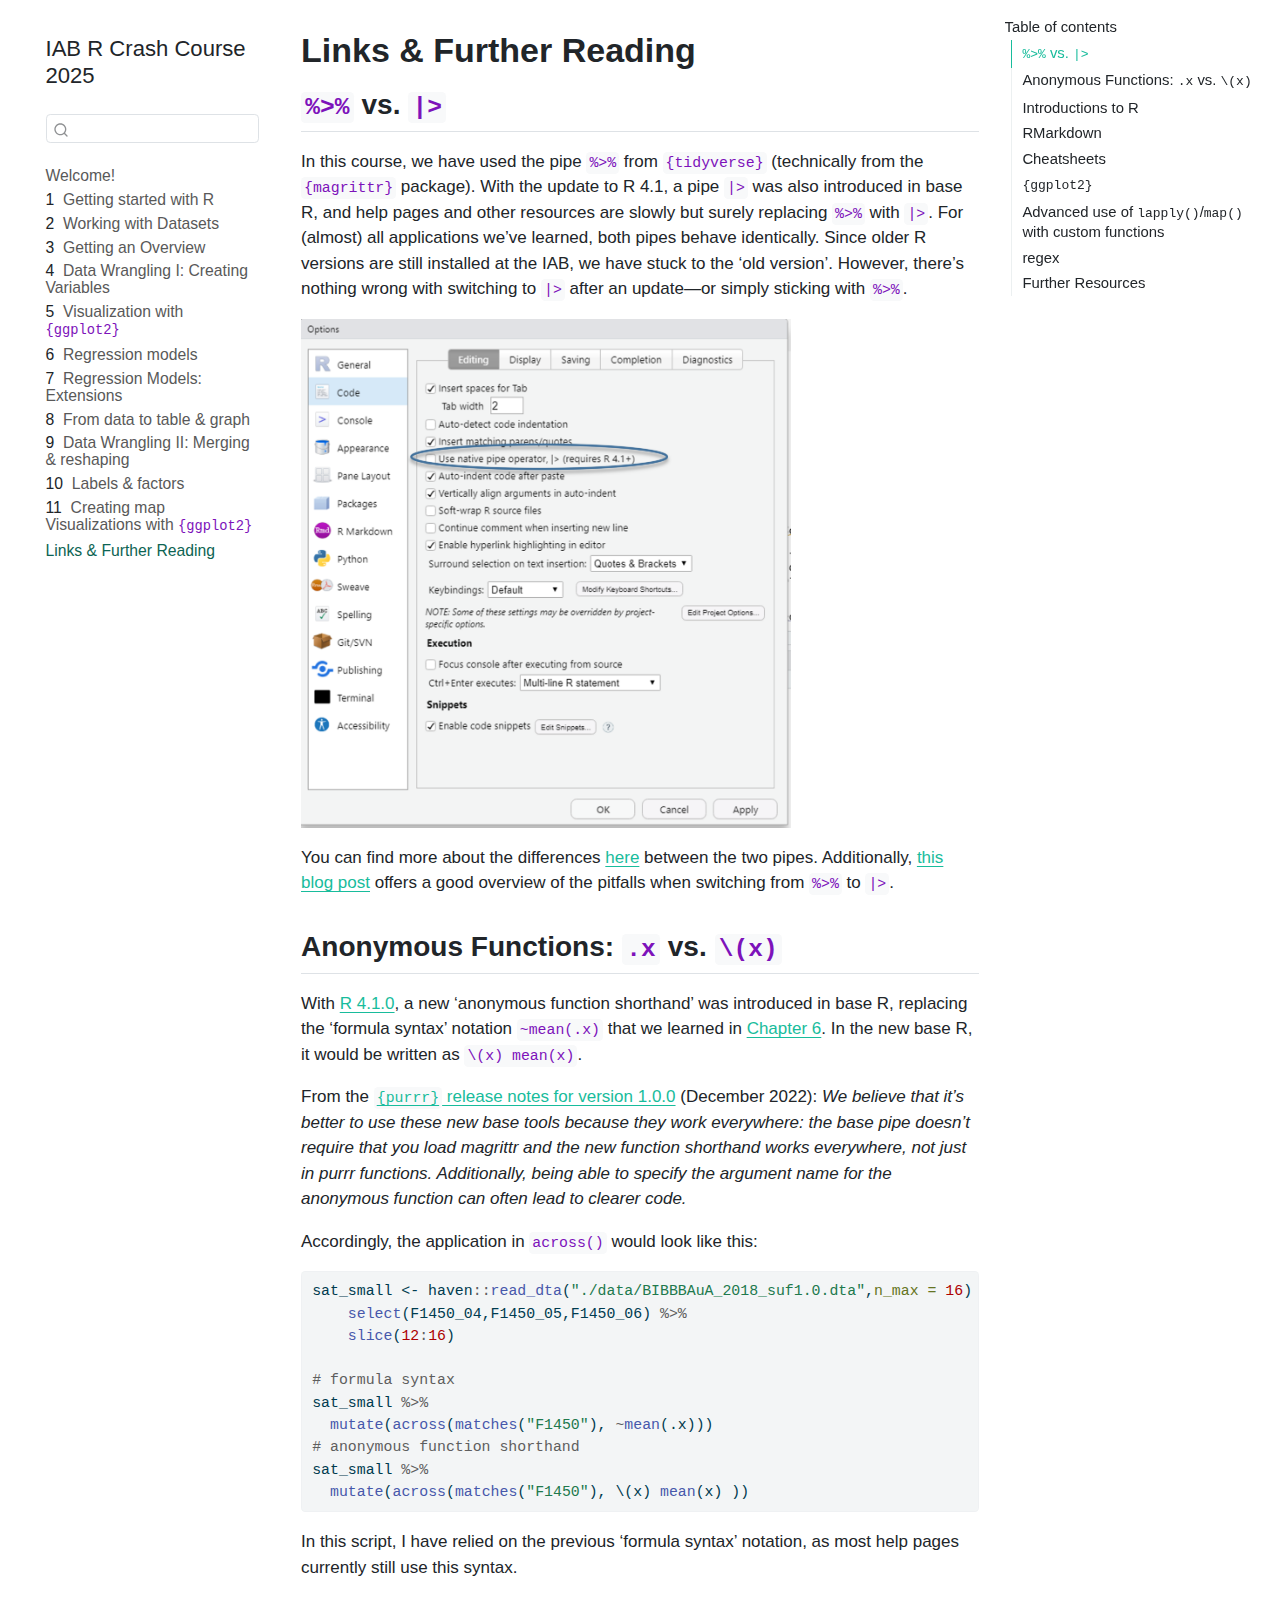
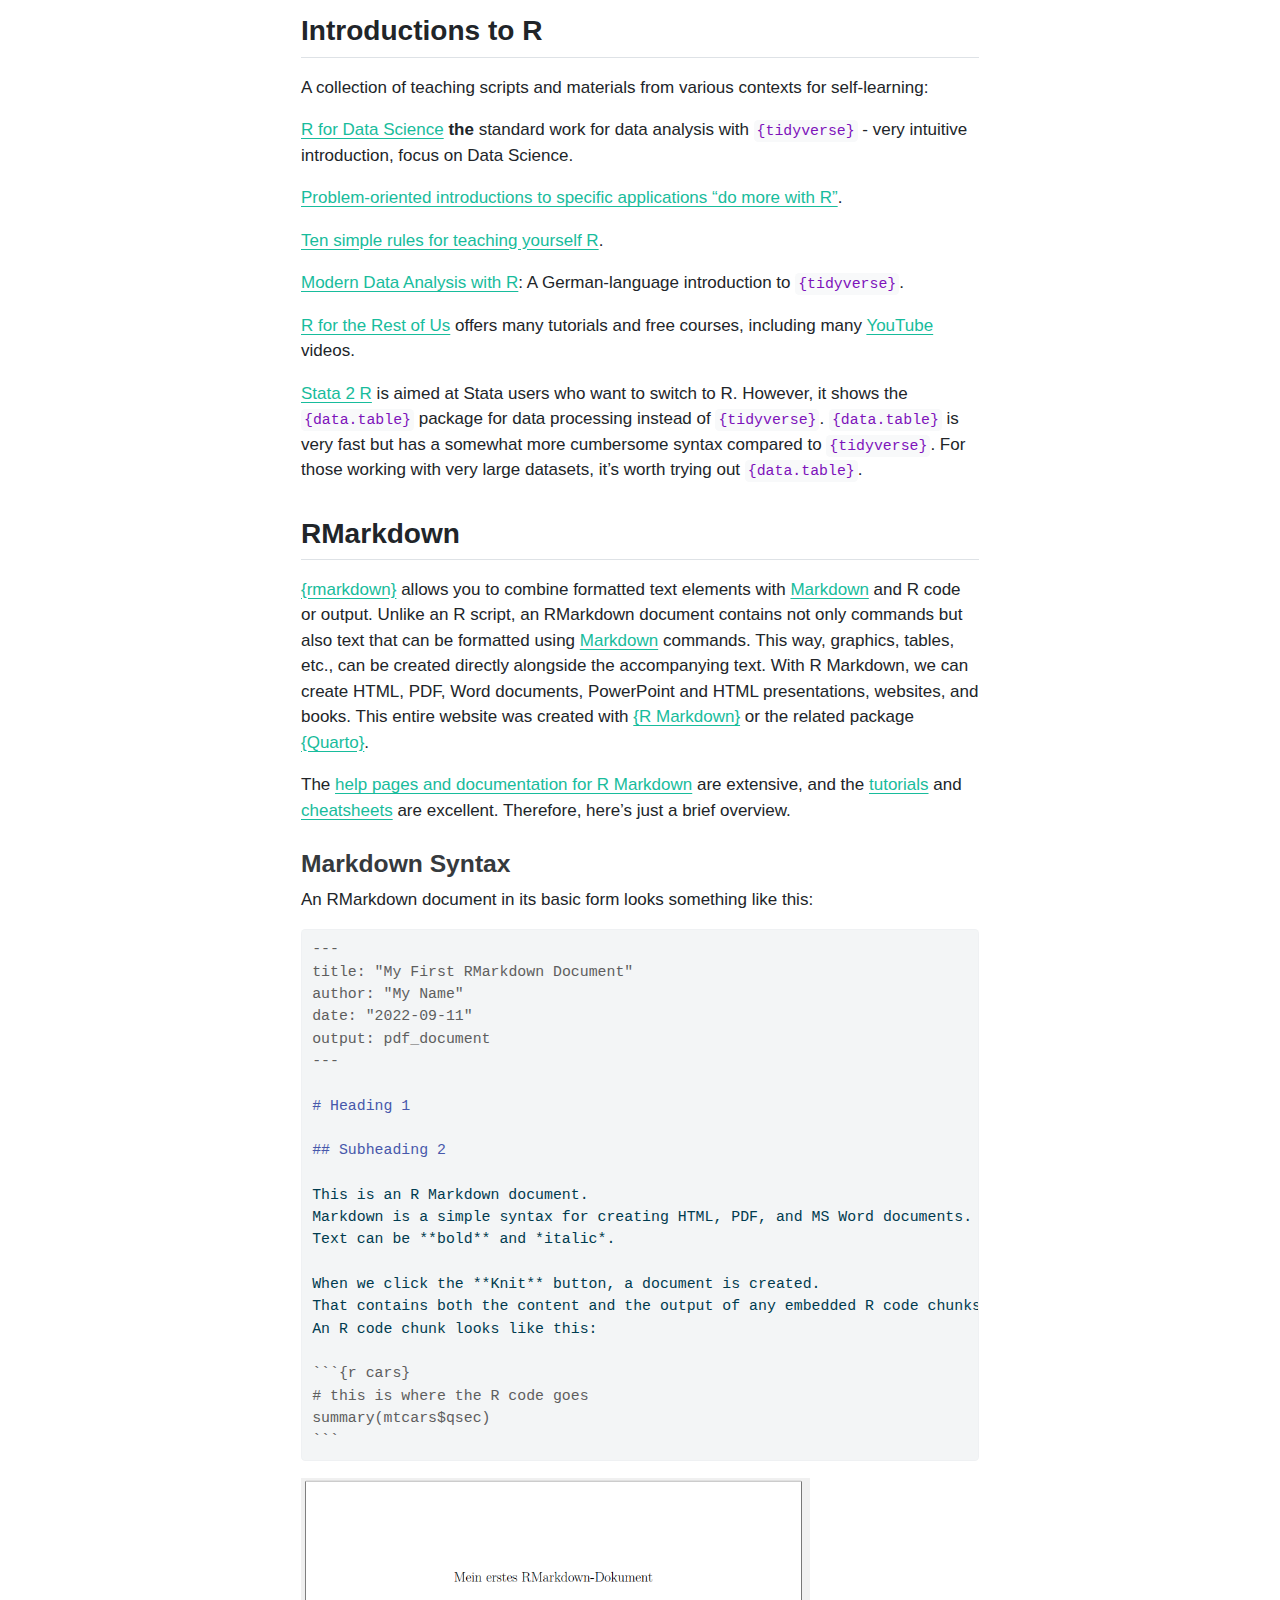
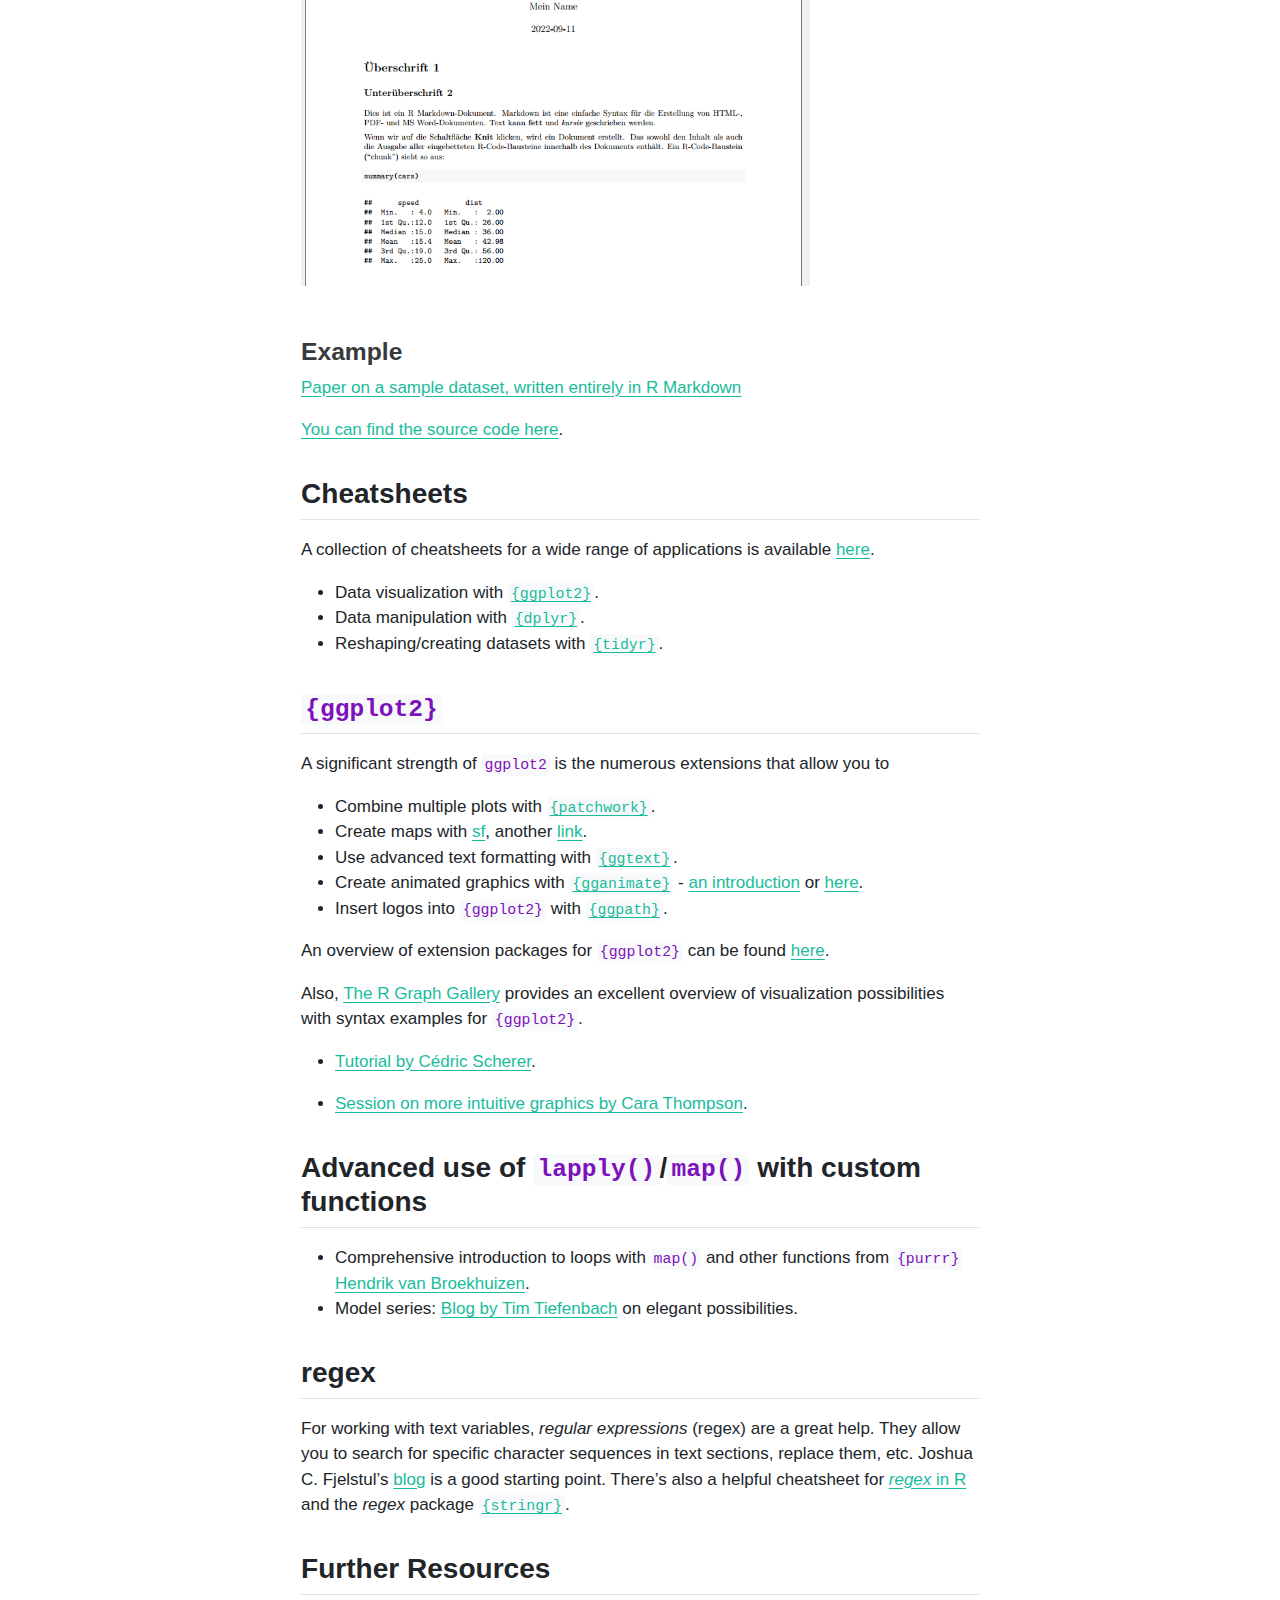
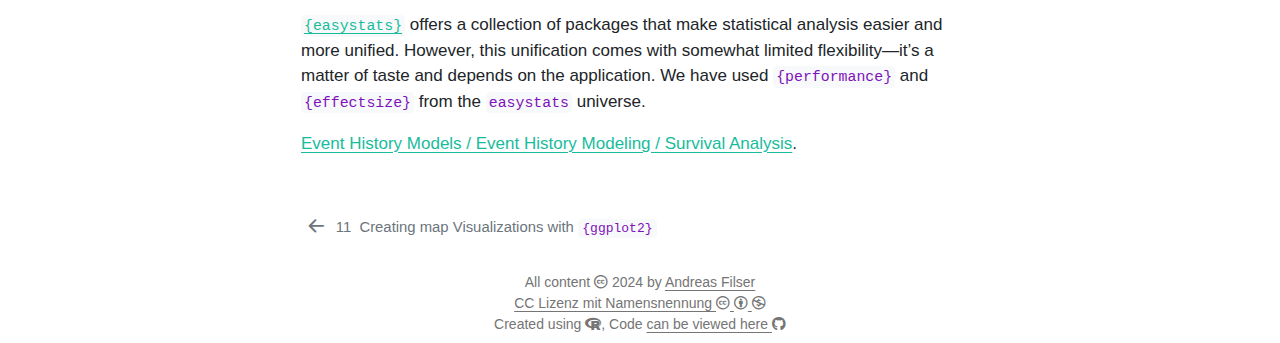
<file: docs/references_translated.html>
<!DOCTYPE html>
<html xmlns="http://www.w3.org/1999/xhtml" lang="en" xml:lang="en"><head>

<meta charset="utf-8">
<meta name="generator" content="quarto-1.5.56">

<meta name="viewport" content="width=device-width, initial-scale=1.0, user-scalable=yes">


<title>Links &amp; Further Reading – IAB R Crash Course 2025</title>
<style>
code{white-space: pre-wrap;}
span.smallcaps{font-variant: small-caps;}
div.columns{display: flex; gap: min(4vw, 1.5em);}
div.column{flex: auto; overflow-x: auto;}
div.hanging-indent{margin-left: 1.5em; text-indent: -1.5em;}
ul.task-list{list-style: none;}
ul.task-list li input[type="checkbox"] {
  width: 0.8em;
  margin: 0 0.8em 0.2em -1em; /* quarto-specific, see https://github.com/quarto-dev/quarto-cli/issues/4556 */ 
  vertical-align: middle;
}
/* CSS for syntax highlighting */
pre > code.sourceCode { white-space: pre; position: relative; }
pre > code.sourceCode > span { line-height: 1.25; }
pre > code.sourceCode > span:empty { height: 1.2em; }
.sourceCode { overflow: visible; }
code.sourceCode > span { color: inherit; text-decoration: inherit; }
div.sourceCode { margin: 1em 0; }
pre.sourceCode { margin: 0; }
@media screen {
div.sourceCode { overflow: auto; }
}
@media print {
pre > code.sourceCode { white-space: pre-wrap; }
pre > code.sourceCode > span { display: inline-block; text-indent: -5em; padding-left: 5em; }
}
pre.numberSource code
  { counter-reset: source-line 0; }
pre.numberSource code > span
  { position: relative; left: -4em; counter-increment: source-line; }
pre.numberSource code > span > a:first-child::before
  { content: counter(source-line);
    position: relative; left: -1em; text-align: right; vertical-align: baseline;
    border: none; display: inline-block;
    -webkit-touch-callout: none; -webkit-user-select: none;
    -khtml-user-select: none; -moz-user-select: none;
    -ms-user-select: none; user-select: none;
    padding: 0 4px; width: 4em;
  }
pre.numberSource { margin-left: 3em;  padding-left: 4px; }
div.sourceCode
  {   }
@media screen {
pre > code.sourceCode > span > a:first-child::before { text-decoration: underline; }
}
</style>


<script src="site_libs/quarto-nav/quarto-nav.js"></script>
<script src="site_libs/quarto-nav/headroom.min.js"></script>
<script src="site_libs/clipboard/clipboard.min.js"></script>
<script src="site_libs/quarto-search/autocomplete.umd.js"></script>
<script src="site_libs/quarto-search/fuse.min.js"></script>
<script src="site_libs/quarto-search/quarto-search.js"></script>
<meta name="quarto:offset" content="./">
<link href="./15_map.html" rel="prev">
<script src="site_libs/quarto-html/quarto.js"></script>
<script src="site_libs/quarto-html/popper.min.js"></script>
<script src="site_libs/quarto-html/tippy.umd.min.js"></script>
<script src="site_libs/quarto-html/anchor.min.js"></script>
<link href="site_libs/quarto-html/tippy.css" rel="stylesheet">
<link href="site_libs/quarto-html/quarto-syntax-highlighting.css" rel="stylesheet" id="quarto-text-highlighting-styles">
<script src="site_libs/bootstrap/bootstrap.min.js"></script>
<link href="site_libs/bootstrap/bootstrap-icons.css" rel="stylesheet">
<link href="site_libs/bootstrap/bootstrap.min.css" rel="stylesheet" id="quarto-bootstrap" data-mode="light">
<link href="site_libs/quarto-contrib/fontawesome6-1.2.0/all.min.css" rel="stylesheet">
<link href="site_libs/quarto-contrib/fontawesome6-1.2.0/latex-fontsize.css" rel="stylesheet">
<script id="quarto-search-options" type="application/json">{
  "location": "sidebar",
  "copy-button": false,
  "collapse-after": 3,
  "panel-placement": "start",
  "type": "textbox",
  "limit": 50,
  "keyboard-shortcut": [
    "f",
    "/",
    "s"
  ],
  "show-item-context": false,
  "language": {
    "search-no-results-text": "No results",
    "search-matching-documents-text": "matching documents",
    "search-copy-link-title": "Copy link to search",
    "search-hide-matches-text": "Hide additional matches",
    "search-more-match-text": "more match in this document",
    "search-more-matches-text": "more matches in this document",
    "search-clear-button-title": "Clear",
    "search-text-placeholder": "",
    "search-detached-cancel-button-title": "Cancel",
    "search-submit-button-title": "Submit",
    "search-label": "Search"
  }
}</script>


<link rel="stylesheet" href="style.css">
</head>

<body class="nav-sidebar floating">

<div id="quarto-search-results"></div>
  <header id="quarto-header" class="headroom fixed-top">
  <nav class="quarto-secondary-nav">
    <div class="container-fluid d-flex">
      <button type="button" class="quarto-btn-toggle btn" data-bs-toggle="collapse" role="button" data-bs-target=".quarto-sidebar-collapse-item" aria-controls="quarto-sidebar" aria-expanded="false" aria-label="Toggle sidebar navigation" onclick="if (window.quartoToggleHeadroom) { window.quartoToggleHeadroom(); }">
        <i class="bi bi-layout-text-sidebar-reverse"></i>
      </button>
        <nav class="quarto-page-breadcrumbs" aria-label="breadcrumb"><ol class="breadcrumb"><li class="breadcrumb-item"><a href="./references_translated.html">Links &amp; Further Reading</a></li></ol></nav>
        <a class="flex-grow-1" role="navigation" data-bs-toggle="collapse" data-bs-target=".quarto-sidebar-collapse-item" aria-controls="quarto-sidebar" aria-expanded="false" aria-label="Toggle sidebar navigation" onclick="if (window.quartoToggleHeadroom) { window.quartoToggleHeadroom(); }">      
        </a>
      <button type="button" class="btn quarto-search-button" aria-label="Search" onclick="window.quartoOpenSearch();">
        <i class="bi bi-search"></i>
      </button>
    </div>
  </nav>
</header>
<!-- content -->
<div id="quarto-content" class="quarto-container page-columns page-rows-contents page-layout-full">
<!-- sidebar -->
  <nav id="quarto-sidebar" class="sidebar collapse collapse-horizontal quarto-sidebar-collapse-item sidebar-navigation floating overflow-auto">
    <div class="pt-lg-2 mt-2 text-left sidebar-header">
    <div class="sidebar-title mb-0 py-0">
      <a href="./">IAB R Crash Course 2025</a> 
    </div>
      </div>
        <div class="mt-2 flex-shrink-0 align-items-center">
        <div class="sidebar-search">
        <div id="quarto-search" class="" title="Search"></div>
        </div>
        </div>
    <div class="sidebar-menu-container"> 
    <ul class="list-unstyled mt-1">
        <li class="sidebar-item">
  <div class="sidebar-item-container"> 
  <a href="./index.html" class="sidebar-item-text sidebar-link">
 <span class="menu-text">Welcome!</span></a>
  </div>
</li>
        <li class="sidebar-item">
  <div class="sidebar-item-container"> 
  <a href="./01_intro.html" class="sidebar-item-text sidebar-link">
 <span class="menu-text"><span class="chapter-number">1</span>&nbsp; <span class="chapter-title">Getting started with R</span></span></a>
  </div>
</li>
        <li class="sidebar-item">
  <div class="sidebar-item-container"> 
  <a href="./02_intro.html" class="sidebar-item-text sidebar-link">
 <span class="menu-text"><span class="chapter-number">2</span>&nbsp; <span class="chapter-title">Working with Datasets</span></span></a>
  </div>
</li>
        <li class="sidebar-item">
  <div class="sidebar-item-container"> 
  <a href="./03_desc.html" class="sidebar-item-text sidebar-link">
 <span class="menu-text"><span class="chapter-number">3</span>&nbsp; <span class="chapter-title">Getting an Overview</span></span></a>
  </div>
</li>
        <li class="sidebar-item">
  <div class="sidebar-item-container"> 
  <a href="./04_data_wrangle.html" class="sidebar-item-text sidebar-link">
 <span class="menu-text"><span class="chapter-number">4</span>&nbsp; <span class="chapter-title">Data Wrangling I: Creating Variables</span></span></a>
  </div>
</li>
        <li class="sidebar-item">
  <div class="sidebar-item-container"> 
  <a href="./07_viz_translated.html" class="sidebar-item-text sidebar-link">
 <span class="menu-text"><span class="chapter-number">5</span>&nbsp; <span class="chapter-title">Visualization with <code>{ggplot2}</code></span></span></a>
  </div>
</li>
        <li class="sidebar-item">
  <div class="sidebar-item-container"> 
  <a href="./09_reg.html" class="sidebar-item-text sidebar-link">
 <span class="menu-text"><span class="chapter-number">6</span>&nbsp; <span class="chapter-title">Regression models</span></span></a>
  </div>
</li>
        <li class="sidebar-item">
  <div class="sidebar-item-container"> 
  <a href="./09_reg2.html" class="sidebar-item-text sidebar-link">
 <span class="menu-text"><span class="chapter-number">7</span>&nbsp; <span class="chapter-title">Regression Models: Extensions</span></span></a>
  </div>
</li>
        <li class="sidebar-item">
  <div class="sidebar-item-container"> 
  <a href="./10_raw_to_table.html" class="sidebar-item-text sidebar-link">
 <span class="menu-text"><span class="chapter-number">8</span>&nbsp; <span class="chapter-title">From data to table &amp; graph</span></span></a>
  </div>
</li>
        <li class="sidebar-item">
  <div class="sidebar-item-container"> 
  <a href="./05_merge_pivot.html" class="sidebar-item-text sidebar-link">
 <span class="menu-text"><span class="chapter-number">9</span>&nbsp; <span class="chapter-title">Data Wrangling II: Merging &amp; reshaping</span></span></a>
  </div>
</li>
        <li class="sidebar-item">
  <div class="sidebar-item-container"> 
  <a href="./06_labels_factor.html" class="sidebar-item-text sidebar-link">
 <span class="menu-text"><span class="chapter-number">10</span>&nbsp; <span class="chapter-title">Labels &amp; factors</span></span></a>
  </div>
</li>
        <li class="sidebar-item">
  <div class="sidebar-item-container"> 
  <a href="./15_map.html" class="sidebar-item-text sidebar-link">
 <span class="menu-text"><span class="chapter-number">11</span>&nbsp; <span class="chapter-title">Creating map Visualizations with <code>{ggplot2}</code></span></span></a>
  </div>
</li>
        <li class="sidebar-item">
  <div class="sidebar-item-container"> 
  <a href="./references_translated.html" class="sidebar-item-text sidebar-link active">
 <span class="menu-text">Links &amp; Further Reading</span></a>
  </div>
</li>
    </ul>
    </div>
</nav>
<div id="quarto-sidebar-glass" class="quarto-sidebar-collapse-item" data-bs-toggle="collapse" data-bs-target=".quarto-sidebar-collapse-item"></div>
<!-- margin-sidebar -->
    <div id="quarto-margin-sidebar" class="sidebar margin-sidebar">
        <nav id="TOC" role="doc-toc" class="toc-active">
    <h2 id="toc-title">Table of contents</h2>
   
  <ul>
  <li><a href="#vs." id="toc-vs." class="nav-link active" data-scroll-target="#vs."><code>%&gt;%</code> vs.&nbsp;<code>|&gt;</code></a></li>
  <li><a href="#anonymfun" id="toc-anonymfun" class="nav-link" data-scroll-target="#anonymfun">Anonymous Functions: <code>.x</code> vs.&nbsp;<code>\(x)</code></a></li>
  <li><a href="#introductions-to-r" id="toc-introductions-to-r" class="nav-link" data-scroll-target="#introductions-to-r">Introductions to R</a></li>
  <li><a href="#rmarkdown" id="toc-rmarkdown" class="nav-link" data-scroll-target="#rmarkdown">RMarkdown</a>
  <ul class="collapse">
  <li><a href="#markdown-syntax" id="toc-markdown-syntax" class="nav-link" data-scroll-target="#markdown-syntax">Markdown Syntax</a></li>
  <li><a href="#example" id="toc-example" class="nav-link" data-scroll-target="#example">Example</a></li>
  </ul></li>
  <li><a href="#cheatsheets" id="toc-cheatsheets" class="nav-link" data-scroll-target="#cheatsheets">Cheatsheets</a></li>
  <li><a href="#ggplot2" id="toc-ggplot2" class="nav-link" data-scroll-target="#ggplot2"><code>{ggplot2}</code></a></li>
  <li><a href="#purrr" id="toc-purrr" class="nav-link" data-scroll-target="#purrr">Advanced use of <code>lapply()</code>/<code>map()</code> with custom functions</a></li>
  <li><a href="#regex" id="toc-regex" class="nav-link" data-scroll-target="#regex">regex</a></li>
  <li><a href="#further-resources" id="toc-further-resources" class="nav-link" data-scroll-target="#further-resources">Further Resources</a></li>
  </ul>
</nav>
    </div>
<!-- main -->
<main class="content column-body" id="quarto-document-content">

<header id="title-block-header" class="quarto-title-block default">
<div class="quarto-title">
<h1 class="title">Links &amp; Further Reading</h1>
</div>



<div class="quarto-title-meta column-body">

    
  
    
  </div>
  


</header>


<section id="vs." class="level2">
<h2 class="anchored" data-anchor-id="vs."><code>%&gt;%</code> vs.&nbsp;<code>|&gt;</code></h2>
<p>In this course, we have used the pipe <code>%&gt;%</code> from <code>{tidyverse}</code> (technically from the <code>{magrittr}</code> package). With the update to R 4.1, a pipe <code>|&gt;</code> was also introduced in base R, and help pages and other resources are slowly but surely replacing <code>%&gt;%</code> with <code>|&gt;</code>. For (almost) all applications we’ve learned, both pipes behave identically. Since older R versions are still installed at the IAB, we have stuck to the ‘old version’. However, there’s nothing wrong with switching to <code>|&gt;</code> after an update—or simply sticking with <code>%&gt;%</code>.</p>
<p><img src="./pic/pipe.png" class="img-fluid" width="490"></p>
<p>You can find more about the differences <a href="https://r4ds.hadley.nz/workflow-pipes.html#vs">here</a> between the two pipes. Additionally, <a href="https://kpress.dev/blog/2022-06-19-replacing-the-magrittr-pipe-with-native-r-pipe/">this blog post</a> offers a good overview of the pitfalls when switching from <code>%&gt;%</code> to <code>|&gt;</code>.</p>
</section>
<section id="anonymfun" class="level2">
<h2 class="anchored" data-anchor-id="anonymfun">Anonymous Functions: <code>.x</code> vs.&nbsp;<code>\(x)</code></h2>
<p>With <a href="https://towardsdatascience.com/the-new-pipe-and-anonymous-function-syntax-in-r-54d98861014c">R 4.1.0</a>, a new ‘anonymous function shorthand’ was introduced in base R, replacing the ‘formula syntax’ notation <code>~mean(.x)</code> that we learned in <a href="#06_data_wrangle2">Chapter 6</a>. In the new base R, it would be written as <code>\(x) mean(x)</code>.</p>
<p>From the <a href="https://www.tidyverse.org/blog/2022/12/purrr-1-0-0/#documentation"><code>{purrr}</code> release notes for version 1.0.0</a> (December 2022): <em>We believe that it’s better to use these new base tools because they work everywhere: the base pipe doesn’t require that you load magrittr and the new function shorthand works everywhere, not just in purrr functions. Additionally, being able to specify the argument name for the anonymous function can often lead to clearer code.</em></p>
<p>Accordingly, the application in <code>across()</code> would look like this:</p>
<div class="cell">
<div class="sourceCode cell-code" id="cb1"><pre class="sourceCode r code-with-copy"><code class="sourceCode r"><span id="cb1-1"><a href="#cb1-1" aria-hidden="true" tabindex="-1"></a>sat_small <span class="ot">&lt;-</span> haven<span class="sc">::</span><span class="fu">read_dta</span>(<span class="st">"./data/BIBBBAuA_2018_suf1.0.dta"</span>,<span class="at">n_max =</span> <span class="dv">16</span>) <span class="sc">%&gt;%</span> </span>
<span id="cb1-2"><a href="#cb1-2" aria-hidden="true" tabindex="-1"></a>    <span class="fu">select</span>(F1450_04,F1450_05,F1450_06) <span class="sc">%&gt;%</span> </span>
<span id="cb1-3"><a href="#cb1-3" aria-hidden="true" tabindex="-1"></a>    <span class="fu">slice</span>(<span class="dv">12</span><span class="sc">:</span><span class="dv">16</span>)</span>
<span id="cb1-4"><a href="#cb1-4" aria-hidden="true" tabindex="-1"></a></span>
<span id="cb1-5"><a href="#cb1-5" aria-hidden="true" tabindex="-1"></a><span class="co"># formula syntax</span></span>
<span id="cb1-6"><a href="#cb1-6" aria-hidden="true" tabindex="-1"></a>sat_small <span class="sc">%&gt;%</span> </span>
<span id="cb1-7"><a href="#cb1-7" aria-hidden="true" tabindex="-1"></a>  <span class="fu">mutate</span>(<span class="fu">across</span>(<span class="fu">matches</span>(<span class="st">"F1450"</span>), <span class="sc">~</span><span class="fu">mean</span>(.x)))</span>
<span id="cb1-8"><a href="#cb1-8" aria-hidden="true" tabindex="-1"></a><span class="co"># anonymous function shorthand</span></span>
<span id="cb1-9"><a href="#cb1-9" aria-hidden="true" tabindex="-1"></a>sat_small <span class="sc">%&gt;%</span> </span>
<span id="cb1-10"><a href="#cb1-10" aria-hidden="true" tabindex="-1"></a>  <span class="fu">mutate</span>(<span class="fu">across</span>(<span class="fu">matches</span>(<span class="st">"F1450"</span>), \(x) <span class="fu">mean</span>(x) ))</span></code><button title="Copy to Clipboard" class="code-copy-button"><i class="bi"></i></button></pre></div>
</div>
<p>In this script, I have relied on the previous ‘formula syntax’ notation, as most help pages currently still use this syntax.</p>
</section>
<section id="introductions-to-r" class="level2">
<h2 class="anchored" data-anchor-id="introductions-to-r">Introductions to R</h2>
<p>A collection of teaching scripts and materials from various contexts for self-learning:</p>
<p><a href="https://r4ds.had.co.nz/">R for Data Science</a> <strong>the</strong> standard work for data analysis with <code>{tidyverse}</code> - very intuitive introduction, focus on Data Science.</p>
<p><a href="https://www.infoworld.com/article/3411819/do-more-with-r-video-tutorials.html">Problem-oriented introductions to specific applications “do more with R”</a>.</p>
<p><a href="https://journals.plos.org/ploscompbiol/article?id=10.1371/journal.pcbi.1010372">Ten simple rules for teaching yourself R</a>.</p>
<p><a href="https://link.springer.com/book/10.1007/978-3-658-21587-3">Modern Data Analysis with R</a>: A German-language introduction to <code>{tidyverse}</code>.</p>
<p><a href="https://rfortherestofus.com/">R for the Rest of Us</a> offers many tutorials and free courses, including many <a href="https://www.youtube.com/channel/UCSoUNu8x-HblqqOK_EwdZGw">YouTube</a> videos.</p>
<p><a href="https://stata2r.github.io/">Stata 2 R</a> is aimed at Stata users who want to switch to R. However, it shows the <code>{data.table}</code> package for data processing instead of <code>{tidyverse}</code>. <code>{data.table}</code> is very fast but has a somewhat more cumbersome syntax compared to <code>{tidyverse}</code>. For those working with very large datasets, it’s worth trying out <code>{data.table}</code>.</p>
</section>
<section id="rmarkdown" class="level2">
<h2 class="anchored" data-anchor-id="rmarkdown">RMarkdown</h2>
<p><a href="https://rmarkdown.rstudio.com/">{rmarkdown}</a> allows you to combine formatted text elements with <a href="https://www.markdownguide.org/cheat-sheet/">Markdown</a> and R code or output. Unlike an R script, an RMarkdown document contains not only commands but also text that can be formatted using <a href="https://www.markdownguide.org/cheat-sheet/">Markdown</a> commands. This way, graphics, tables, etc., can be created directly alongside the accompanying text. With R Markdown, we can create HTML, PDF, Word documents, PowerPoint and HTML presentations, websites, and books. This entire website was created with <a href="https://bookdown.org/yihui/rmarkdown-cookbook/">{R Markdown}</a> or the related package <a href="www.quarto.org/">{Quarto}</a>.</p>
<p>The <a href="https://rmarkdown.rstudio.com/">help pages and documentation for R Markdown</a> are extensive, and the <a href="https://rmarkdown.rstudio.com/lesson-1.html">tutorials</a> and <a href="https://rmarkdown.rstudio.com/lesson-15.html">cheatsheets</a> are excellent. Therefore, here’s just a brief overview.</p>
<section id="markdown-syntax" class="level3">
<h3 class="anchored" data-anchor-id="markdown-syntax">Markdown Syntax</h3>
<p>An RMarkdown document in its basic form looks something like this:</p>
<div class="sourceCode" id="cb2"><pre class="sourceCode markdown code-with-copy"><code class="sourceCode markdown"><span id="cb2-1"><a href="#cb2-1" aria-hidden="true" tabindex="-1"></a><span class="co">---</span></span>
<span id="cb2-2"><a href="#cb2-2" aria-hidden="true" tabindex="-1"></a><span class="an">title:</span><span class="co"> "My First RMarkdown Document"</span></span>
<span id="cb2-3"><a href="#cb2-3" aria-hidden="true" tabindex="-1"></a><span class="an">author:</span><span class="co"> "My Name"</span></span>
<span id="cb2-4"><a href="#cb2-4" aria-hidden="true" tabindex="-1"></a><span class="an">date:</span><span class="co"> "2022-09-11"</span></span>
<span id="cb2-5"><a href="#cb2-5" aria-hidden="true" tabindex="-1"></a><span class="an">output:</span><span class="co"> pdf_document</span></span>
<span id="cb2-6"><a href="#cb2-6" aria-hidden="true" tabindex="-1"></a><span class="co">---</span></span>
<span id="cb2-7"><a href="#cb2-7" aria-hidden="true" tabindex="-1"></a>  </span>
<span id="cb2-8"><a href="#cb2-8" aria-hidden="true" tabindex="-1"></a><span class="fu"># Heading 1</span></span>
<span id="cb2-9"><a href="#cb2-9" aria-hidden="true" tabindex="-1"></a></span>
<span id="cb2-10"><a href="#cb2-10" aria-hidden="true" tabindex="-1"></a><span class="fu">## Subheading 2</span></span>
<span id="cb2-11"><a href="#cb2-11" aria-hidden="true" tabindex="-1"></a></span>
<span id="cb2-12"><a href="#cb2-12" aria-hidden="true" tabindex="-1"></a>This is an R Markdown document. </span>
<span id="cb2-13"><a href="#cb2-13" aria-hidden="true" tabindex="-1"></a>Markdown is a simple syntax for creating HTML, PDF, and MS Word documents. </span>
<span id="cb2-14"><a href="#cb2-14" aria-hidden="true" tabindex="-1"></a>Text can be **bold** and *italic*. </span>
<span id="cb2-15"><a href="#cb2-15" aria-hidden="true" tabindex="-1"></a></span>
<span id="cb2-16"><a href="#cb2-16" aria-hidden="true" tabindex="-1"></a>When we click the **Knit** button, a document is created.</span>
<span id="cb2-17"><a href="#cb2-17" aria-hidden="true" tabindex="-1"></a>That contains both the content and the output of any embedded R code chunks within the document. </span>
<span id="cb2-18"><a href="#cb2-18" aria-hidden="true" tabindex="-1"></a>An R code chunk looks like this:</span>
<span id="cb2-19"><a href="#cb2-19" aria-hidden="true" tabindex="-1"></a></span>
<span id="cb2-20"><a href="#cb2-20" aria-hidden="true" tabindex="-1"></a><span class="in">```{r cars}</span></span>
<span id="cb2-21"><a href="#cb2-21" aria-hidden="true" tabindex="-1"></a><span class="in"># this is where the R code goes</span></span>
<span id="cb2-22"><a href="#cb2-22" aria-hidden="true" tabindex="-1"></a><span class="in">summary(mtcars$qsec)</span></span>
<span id="cb2-23"><a href="#cb2-23" aria-hidden="true" tabindex="-1"></a><span class="in">```</span></span></code><button title="Copy to Clipboard" class="code-copy-button"><i class="bi"></i></button></pre></div>
<div class="cell">
<div class="cell-output-display">
<div>
<figure class="figure">
<p><img src="./pic/115_rmd_demo.png" class="img-fluid figure-img" style="width:75.0%"></p>
</figure>
</div>
</div>
</div>
</section>
<section id="example" class="level3">
<h3 class="anchored" data-anchor-id="example">Example</h3>
<p><a href="https://allisonhorst.github.io/penguins_paper_distill/rjarticle/penguins.html">Paper on a sample dataset, written entirely in R Markdown</a></p>
<p><a href="https://github.com/allisonhorst/penguins_paper_distill/blob/46342ebf450dfdb49741ae9f7059c6e3c266af70/rjarticle/penguins.Rmd">You can find the source code here</a>.</p>
</section>
</section>
<section id="cheatsheets" class="level2">
<h2 class="anchored" data-anchor-id="cheatsheets">Cheatsheets</h2>
<p>A collection of cheatsheets for a wide range of applications is available <a href="https://www.rstudio.com/resources/cheatsheets/">here</a>.</p>
<ul>
<li>Data visualization with <a href="https://raw.githubusercontent.com/rstudio/cheatsheets/main/data-visualization.pdf"><code>{ggplot2}</code></a>.</li>
<li>Data manipulation with <a href="https://raw.githubusercontent.com/rstudio/cheatsheets/main/data-transformation.pdf"><code>{dplyr}</code></a>.</li>
<li>Reshaping/creating datasets with <a href="https://raw.githubusercontent.com/rstudio/cheatsheets/main/tidyr.pdf"><code>{tidyr}</code></a>.</li>
</ul>
</section>
<section id="ggplot2" class="level2">
<h2 class="anchored" data-anchor-id="ggplot2"><code>{ggplot2}</code></h2>
<p>A significant strength of <code>ggplot2</code> is the numerous extensions that allow you to</p>
<ul>
<li>Combine multiple plots with <a href="https://github.com/thomasp85/patchwork#patchwork"><code>{patchwork}</code></a>.</li>
<li>Create maps with <a href="https://oliviergimenez.github.io/intro_spatialR/#1">sf</a>, another <a href="https://ourcodingclub.github.io/tutorials/dataviz-beautification-synthesis/">link</a>.</li>
<li>Use advanced text formatting with <a href="https://wilkelab.org/ggtext/"><code>{ggtext}</code></a>.</li>
<li>Create animated graphics with <a href="https://gganimate.com/"><code>{gganimate}</code></a> - <a href="https://goodekat.github.io/presentations/2019-isugg-gganimate-spooky/slides.html">an introduction</a> or <a href="https://rpubs.com/bradyrippon/929572">here</a>.</li>
<li>Insert logos into <code>{ggplot2}</code> with <a href="https://mrcaseb.github.io/ggpath/"><code>{ggpath}</code></a>.</li>
</ul>
<p>An overview of extension packages for <code>{ggplot2}</code> can be found <a href="https://exts.ggplot2.tidyverse.org/gallery/">here</a>.</p>
<p>Also, <a href="https://r-graph-gallery.com/">The R Graph Gallery</a> provides an excellent overview of visualization possibilities with syntax examples for <code>{ggplot2}</code>.</p>
<ul>
<li><p><a href="https://cedricscherer.netlify.app/2019/08/05/a-ggplot2-tutorial-for-beautiful-plotting-in-r/">Tutorial by Cédric Scherer</a>.</p></li>
<li><p><a href="https://www.youtube.com/watch?v=_indbXPXUw8">Session on more intuitive graphics by Cara Thompson</a>.</p></li>
</ul>
</section>
<section id="purrr" class="level2">
<h2 class="anchored" data-anchor-id="purrr">Advanced use of <code>lapply()</code>/<code>map()</code> with custom functions</h2>
<ul>
<li>Comprehensive introduction to loops with <code>map()</code> and other functions from <code>{purrr}</code> <a href="https://hendrikvanb.gitlab.io/slides/purrr_beyond_map.html#1">Hendrik van Broekhuizen</a>.</li>
<li>Model series: <a href="https://tim-tiefenbach.de/post/2023-dplyr-many-models/">Blog by Tim Tiefenbach</a> on elegant possibilities.</li>
</ul>
</section>
<section id="regex" class="level2">
<h2 class="anchored" data-anchor-id="regex">regex</h2>
<p>For working with text variables, <em>regular expressions</em> (regex) are a great help. They allow you to search for specific character sequences in text sections, replace them, etc. Joshua C. Fjelstul’s <a href="https://jfjelstul.github.io/regular-expressions-tutorial/">blog</a> is a good starting point. There’s also a helpful cheatsheet for <a href="https://raw.githubusercontent.com/rstudio/cheatsheets/main/regex.pdf"><em>regex</em> in R</a> and the <em>regex</em> package <a href="https://raw.githubusercontent.com/rstudio/cheatsheets/main/strings.pdf"><code>{stringr}</code></a>.</p>
</section>
<section id="further-resources" class="level2">
<h2 class="anchored" data-anchor-id="further-resources">Further Resources</h2>
<p><a href="https://github.com/easystats/easystats#easystats-framework-for-easy-statistical-modeling-visualization-and-reporting"><code>{easystats}</code></a> offers a collection of packages that make statistical analysis easier and more unified. However, this unification comes with somewhat limited flexibility—it’s a matter of taste and depends on the application. We have used <code>{performance}</code> and <code>{effectsize}</code> from the <code>easystats</code> universe.</p>
<p><a href="https://www.emilyzabor.com/tutorials/survival_analysis_in_r_tutorial.html">Event History Models / Event History Modeling / Survival Analysis</a>.</p>


</section>

</main> <!-- /main -->
<script id="quarto-html-after-body" type="application/javascript">
window.document.addEventListener("DOMContentLoaded", function (event) {
  const toggleBodyColorMode = (bsSheetEl) => {
    const mode = bsSheetEl.getAttribute("data-mode");
    const bodyEl = window.document.querySelector("body");
    if (mode === "dark") {
      bodyEl.classList.add("quarto-dark");
      bodyEl.classList.remove("quarto-light");
    } else {
      bodyEl.classList.add("quarto-light");
      bodyEl.classList.remove("quarto-dark");
    }
  }
  const toggleBodyColorPrimary = () => {
    const bsSheetEl = window.document.querySelector("link#quarto-bootstrap");
    if (bsSheetEl) {
      toggleBodyColorMode(bsSheetEl);
    }
  }
  toggleBodyColorPrimary();  
  const icon = "";
  const anchorJS = new window.AnchorJS();
  anchorJS.options = {
    placement: 'right',
    icon: icon
  };
  anchorJS.add('.anchored');
  const isCodeAnnotation = (el) => {
    for (const clz of el.classList) {
      if (clz.startsWith('code-annotation-')) {                     
        return true;
      }
    }
    return false;
  }
  const onCopySuccess = function(e) {
    // button target
    const button = e.trigger;
    // don't keep focus
    button.blur();
    // flash "checked"
    button.classList.add('code-copy-button-checked');
    var currentTitle = button.getAttribute("title");
    button.setAttribute("title", "Copied!");
    let tooltip;
    if (window.bootstrap) {
      button.setAttribute("data-bs-toggle", "tooltip");
      button.setAttribute("data-bs-placement", "left");
      button.setAttribute("data-bs-title", "Copied!");
      tooltip = new bootstrap.Tooltip(button, 
        { trigger: "manual", 
          customClass: "code-copy-button-tooltip",
          offset: [0, -8]});
      tooltip.show();    
    }
    setTimeout(function() {
      if (tooltip) {
        tooltip.hide();
        button.removeAttribute("data-bs-title");
        button.removeAttribute("data-bs-toggle");
        button.removeAttribute("data-bs-placement");
      }
      button.setAttribute("title", currentTitle);
      button.classList.remove('code-copy-button-checked');
    }, 1000);
    // clear code selection
    e.clearSelection();
  }
  const getTextToCopy = function(trigger) {
      const codeEl = trigger.previousElementSibling.cloneNode(true);
      for (const childEl of codeEl.children) {
        if (isCodeAnnotation(childEl)) {
          childEl.remove();
        }
      }
      return codeEl.innerText;
  }
  const clipboard = new window.ClipboardJS('.code-copy-button:not([data-in-quarto-modal])', {
    text: getTextToCopy
  });
  clipboard.on('success', onCopySuccess);
  if (window.document.getElementById('quarto-embedded-source-code-modal')) {
    // For code content inside modals, clipBoardJS needs to be initialized with a container option
    // TODO: Check when it could be a function (https://github.com/zenorocha/clipboard.js/issues/860)
    const clipboardModal = new window.ClipboardJS('.code-copy-button[data-in-quarto-modal]', {
      text: getTextToCopy,
      container: window.document.getElementById('quarto-embedded-source-code-modal')
    });
    clipboardModal.on('success', onCopySuccess);
  }
    var localhostRegex = new RegExp(/^(?:http|https):\/\/localhost\:?[0-9]*\//);
    var mailtoRegex = new RegExp(/^mailto:/);
      var filterRegex = new RegExp('/' + window.location.host + '/');
    var isInternal = (href) => {
        return filterRegex.test(href) || localhostRegex.test(href) || mailtoRegex.test(href);
    }
    // Inspect non-navigation links and adorn them if external
 	var links = window.document.querySelectorAll('a[href]:not(.nav-link):not(.navbar-brand):not(.toc-action):not(.sidebar-link):not(.sidebar-item-toggle):not(.pagination-link):not(.no-external):not([aria-hidden]):not(.dropdown-item):not(.quarto-navigation-tool):not(.about-link)');
    for (var i=0; i<links.length; i++) {
      const link = links[i];
      if (!isInternal(link.href)) {
        // undo the damage that might have been done by quarto-nav.js in the case of
        // links that we want to consider external
        if (link.dataset.originalHref !== undefined) {
          link.href = link.dataset.originalHref;
        }
      }
    }
  function tippyHover(el, contentFn, onTriggerFn, onUntriggerFn) {
    const config = {
      allowHTML: true,
      maxWidth: 500,
      delay: 100,
      arrow: false,
      appendTo: function(el) {
          return el.parentElement;
      },
      interactive: true,
      interactiveBorder: 10,
      theme: 'quarto',
      placement: 'bottom-start',
    };
    if (contentFn) {
      config.content = contentFn;
    }
    if (onTriggerFn) {
      config.onTrigger = onTriggerFn;
    }
    if (onUntriggerFn) {
      config.onUntrigger = onUntriggerFn;
    }
    window.tippy(el, config); 
  }
  const noterefs = window.document.querySelectorAll('a[role="doc-noteref"]');
  for (var i=0; i<noterefs.length; i++) {
    const ref = noterefs[i];
    tippyHover(ref, function() {
      // use id or data attribute instead here
      let href = ref.getAttribute('data-footnote-href') || ref.getAttribute('href');
      try { href = new URL(href).hash; } catch {}
      const id = href.replace(/^#\/?/, "");
      const note = window.document.getElementById(id);
      if (note) {
        return note.innerHTML;
      } else {
        return "";
      }
    });
  }
  const xrefs = window.document.querySelectorAll('a.quarto-xref');
  const processXRef = (id, note) => {
    // Strip column container classes
    const stripColumnClz = (el) => {
      el.classList.remove("page-full", "page-columns");
      if (el.children) {
        for (const child of el.children) {
          stripColumnClz(child);
        }
      }
    }
    stripColumnClz(note)
    if (id === null || id.startsWith('sec-')) {
      // Special case sections, only their first couple elements
      const container = document.createElement("div");
      if (note.children && note.children.length > 2) {
        container.appendChild(note.children[0].cloneNode(true));
        for (let i = 1; i < note.children.length; i++) {
          const child = note.children[i];
          if (child.tagName === "P" && child.innerText === "") {
            continue;
          } else {
            container.appendChild(child.cloneNode(true));
            break;
          }
        }
        if (window.Quarto?.typesetMath) {
          window.Quarto.typesetMath(container);
        }
        return container.innerHTML
      } else {
        if (window.Quarto?.typesetMath) {
          window.Quarto.typesetMath(note);
        }
        return note.innerHTML;
      }
    } else {
      // Remove any anchor links if they are present
      const anchorLink = note.querySelector('a.anchorjs-link');
      if (anchorLink) {
        anchorLink.remove();
      }
      if (window.Quarto?.typesetMath) {
        window.Quarto.typesetMath(note);
      }
      // TODO in 1.5, we should make sure this works without a callout special case
      if (note.classList.contains("callout")) {
        return note.outerHTML;
      } else {
        return note.innerHTML;
      }
    }
  }
  for (var i=0; i<xrefs.length; i++) {
    const xref = xrefs[i];
    tippyHover(xref, undefined, function(instance) {
      instance.disable();
      let url = xref.getAttribute('href');
      let hash = undefined; 
      if (url.startsWith('#')) {
        hash = url;
      } else {
        try { hash = new URL(url).hash; } catch {}
      }
      if (hash) {
        const id = hash.replace(/^#\/?/, "");
        const note = window.document.getElementById(id);
        if (note !== null) {
          try {
            const html = processXRef(id, note.cloneNode(true));
            instance.setContent(html);
          } finally {
            instance.enable();
            instance.show();
          }
        } else {
          // See if we can fetch this
          fetch(url.split('#')[0])
          .then(res => res.text())
          .then(html => {
            const parser = new DOMParser();
            const htmlDoc = parser.parseFromString(html, "text/html");
            const note = htmlDoc.getElementById(id);
            if (note !== null) {
              const html = processXRef(id, note);
              instance.setContent(html);
            } 
          }).finally(() => {
            instance.enable();
            instance.show();
          });
        }
      } else {
        // See if we can fetch a full url (with no hash to target)
        // This is a special case and we should probably do some content thinning / targeting
        fetch(url)
        .then(res => res.text())
        .then(html => {
          const parser = new DOMParser();
          const htmlDoc = parser.parseFromString(html, "text/html");
          const note = htmlDoc.querySelector('main.content');
          if (note !== null) {
            // This should only happen for chapter cross references
            // (since there is no id in the URL)
            // remove the first header
            if (note.children.length > 0 && note.children[0].tagName === "HEADER") {
              note.children[0].remove();
            }
            const html = processXRef(null, note);
            instance.setContent(html);
          } 
        }).finally(() => {
          instance.enable();
          instance.show();
        });
      }
    }, function(instance) {
    });
  }
      let selectedAnnoteEl;
      const selectorForAnnotation = ( cell, annotation) => {
        let cellAttr = 'data-code-cell="' + cell + '"';
        let lineAttr = 'data-code-annotation="' +  annotation + '"';
        const selector = 'span[' + cellAttr + '][' + lineAttr + ']';
        return selector;
      }
      const selectCodeLines = (annoteEl) => {
        const doc = window.document;
        const targetCell = annoteEl.getAttribute("data-target-cell");
        const targetAnnotation = annoteEl.getAttribute("data-target-annotation");
        const annoteSpan = window.document.querySelector(selectorForAnnotation(targetCell, targetAnnotation));
        const lines = annoteSpan.getAttribute("data-code-lines").split(",");
        const lineIds = lines.map((line) => {
          return targetCell + "-" + line;
        })
        let top = null;
        let height = null;
        let parent = null;
        if (lineIds.length > 0) {
            //compute the position of the single el (top and bottom and make a div)
            const el = window.document.getElementById(lineIds[0]);
            top = el.offsetTop;
            height = el.offsetHeight;
            parent = el.parentElement.parentElement;
          if (lineIds.length > 1) {
            const lastEl = window.document.getElementById(lineIds[lineIds.length - 1]);
            const bottom = lastEl.offsetTop + lastEl.offsetHeight;
            height = bottom - top;
          }
          if (top !== null && height !== null && parent !== null) {
            // cook up a div (if necessary) and position it 
            let div = window.document.getElementById("code-annotation-line-highlight");
            if (div === null) {
              div = window.document.createElement("div");
              div.setAttribute("id", "code-annotation-line-highlight");
              div.style.position = 'absolute';
              parent.appendChild(div);
            }
            div.style.top = top - 2 + "px";
            div.style.height = height + 4 + "px";
            div.style.left = 0;
            let gutterDiv = window.document.getElementById("code-annotation-line-highlight-gutter");
            if (gutterDiv === null) {
              gutterDiv = window.document.createElement("div");
              gutterDiv.setAttribute("id", "code-annotation-line-highlight-gutter");
              gutterDiv.style.position = 'absolute';
              const codeCell = window.document.getElementById(targetCell);
              const gutter = codeCell.querySelector('.code-annotation-gutter');
              gutter.appendChild(gutterDiv);
            }
            gutterDiv.style.top = top - 2 + "px";
            gutterDiv.style.height = height + 4 + "px";
          }
          selectedAnnoteEl = annoteEl;
        }
      };
      const unselectCodeLines = () => {
        const elementsIds = ["code-annotation-line-highlight", "code-annotation-line-highlight-gutter"];
        elementsIds.forEach((elId) => {
          const div = window.document.getElementById(elId);
          if (div) {
            div.remove();
          }
        });
        selectedAnnoteEl = undefined;
      };
        // Handle positioning of the toggle
    window.addEventListener(
      "resize",
      throttle(() => {
        elRect = undefined;
        if (selectedAnnoteEl) {
          selectCodeLines(selectedAnnoteEl);
        }
      }, 10)
    );
    function throttle(fn, ms) {
    let throttle = false;
    let timer;
      return (...args) => {
        if(!throttle) { // first call gets through
            fn.apply(this, args);
            throttle = true;
        } else { // all the others get throttled
            if(timer) clearTimeout(timer); // cancel #2
            timer = setTimeout(() => {
              fn.apply(this, args);
              timer = throttle = false;
            }, ms);
        }
      };
    }
      // Attach click handler to the DT
      const annoteDls = window.document.querySelectorAll('dt[data-target-cell]');
      for (const annoteDlNode of annoteDls) {
        annoteDlNode.addEventListener('click', (event) => {
          const clickedEl = event.target;
          if (clickedEl !== selectedAnnoteEl) {
            unselectCodeLines();
            const activeEl = window.document.querySelector('dt[data-target-cell].code-annotation-active');
            if (activeEl) {
              activeEl.classList.remove('code-annotation-active');
            }
            selectCodeLines(clickedEl);
            clickedEl.classList.add('code-annotation-active');
          } else {
            // Unselect the line
            unselectCodeLines();
            clickedEl.classList.remove('code-annotation-active');
          }
        });
      }
  const findCites = (el) => {
    const parentEl = el.parentElement;
    if (parentEl) {
      const cites = parentEl.dataset.cites;
      if (cites) {
        return {
          el,
          cites: cites.split(' ')
        };
      } else {
        return findCites(el.parentElement)
      }
    } else {
      return undefined;
    }
  };
  var bibliorefs = window.document.querySelectorAll('a[role="doc-biblioref"]');
  for (var i=0; i<bibliorefs.length; i++) {
    const ref = bibliorefs[i];
    const citeInfo = findCites(ref);
    if (citeInfo) {
      tippyHover(citeInfo.el, function() {
        var popup = window.document.createElement('div');
        citeInfo.cites.forEach(function(cite) {
          var citeDiv = window.document.createElement('div');
          citeDiv.classList.add('hanging-indent');
          citeDiv.classList.add('csl-entry');
          var biblioDiv = window.document.getElementById('ref-' + cite);
          if (biblioDiv) {
            citeDiv.innerHTML = biblioDiv.innerHTML;
          }
          popup.appendChild(citeDiv);
        });
        return popup.innerHTML;
      });
    }
  }
});
</script>
<nav class="page-navigation column-body">
  <div class="nav-page nav-page-previous">
      <a href="./15_map.html" class="pagination-link" aria-label="Creating map Visualizations with `{ggplot2}`">
        <i class="bi bi-arrow-left-short"></i> <span class="nav-page-text"><span class="chapter-number">11</span>&nbsp; <span class="chapter-title">Creating map Visualizations with <code>{ggplot2}</code></span></span>
      </a>          
  </div>
  <div class="nav-page nav-page-next">
  </div>
</nav>
</div> <!-- /content -->
<footer class="footer">
  <div class="nav-footer">
    <div class="nav-footer-left">
      &nbsp;
    </div>   
    <div class="nav-footer-center">
<p>All content <i class="fa-brands fa-creative-commons" aria-label="creative-commons"></i> 2024 by <a href="https://afilser.netlify.app/">Andreas Filser</a><br> <a href="https://creativecommons.org/licenses/by-nc/4.0/">CC Lizenz mit Namensnennung <i class="fa-brands fa-creative-commons" aria-label="creative-commons"></i> <i class="fa-brands fa-creative-commons-by" aria-label="creative-commons-by"></i> <i class="fa-brands fa-creative-commons-nc" aria-label="creative-commons-nc"></i></a><br> Created using <i class="fa-brands fa-r-project" aria-label="r-project"></i>, Code <a href="https://github.com/filius23/GradAB_R2024">can be viewed here <i class="fa-brands fa-github" aria-label="github"></i></a></p>
</div>
    <div class="nav-footer-right">
      &nbsp;
    </div>
  </div>
</footer>




</body></html>
</file>
<file: docs/site_libs/quarto-html/tippy.css>
.tippy-box[data-animation=fade][data-state=hidden]{opacity:0}[data-tippy-root]{max-width:calc(100vw - 10px)}.tippy-box{position:relative;background-color:#333;color:#fff;border-radius:4px;font-size:14px;line-height:1.4;white-space:normal;outline:0;transition-property:transform,visibility,opacity}.tippy-box[data-placement^=top]>.tippy-arrow{bottom:0}.tippy-box[data-placement^=top]>.tippy-arrow:before{bottom:-7px;left:0;border-width:8px 8px 0;border-top-color:initial;transform-origin:center top}.tippy-box[data-placement^=bottom]>.tippy-arrow{top:0}.tippy-box[data-placement^=bottom]>.tippy-arrow:before{top:-7px;left:0;border-width:0 8px 8px;border-bottom-color:initial;transform-origin:center bottom}.tippy-box[data-placement^=left]>.tippy-arrow{right:0}.tippy-box[data-placement^=left]>.tippy-arrow:before{border-width:8px 0 8px 8px;border-left-color:initial;right:-7px;transform-origin:center left}.tippy-box[data-placement^=right]>.tippy-arrow{left:0}.tippy-box[data-placement^=right]>.tippy-arrow:before{left:-7px;border-width:8px 8px 8px 0;border-right-color:initial;transform-origin:center right}.tippy-box[data-inertia][data-state=visible]{transition-timing-function:cubic-bezier(.54,1.5,.38,1.11)}.tippy-arrow{width:16px;height:16px;color:#333}.tippy-arrow:before{content:"";position:absolute;border-color:transparent;border-style:solid}.tippy-content{position:relative;padding:5px 9px;z-index:1}
</file>
<file: docs/site_libs/quarto-html/quarto-syntax-highlighting.css>
/* quarto syntax highlight colors */
:root {
  --quarto-hl-ot-color: #003B4F;
  --quarto-hl-at-color: #657422;
  --quarto-hl-ss-color: #20794D;
  --quarto-hl-an-color: #5E5E5E;
  --quarto-hl-fu-color: #4758AB;
  --quarto-hl-st-color: #20794D;
  --quarto-hl-cf-color: #003B4F;
  --quarto-hl-op-color: #5E5E5E;
  --quarto-hl-er-color: #AD0000;
  --quarto-hl-bn-color: #AD0000;
  --quarto-hl-al-color: #AD0000;
  --quarto-hl-va-color: #111111;
  --quarto-hl-bu-color: inherit;
  --quarto-hl-ex-color: inherit;
  --quarto-hl-pp-color: #AD0000;
  --quarto-hl-in-color: #5E5E5E;
  --quarto-hl-vs-color: #20794D;
  --quarto-hl-wa-color: #5E5E5E;
  --quarto-hl-do-color: #5E5E5E;
  --quarto-hl-im-color: #00769E;
  --quarto-hl-ch-color: #20794D;
  --quarto-hl-dt-color: #AD0000;
  --quarto-hl-fl-color: #AD0000;
  --quarto-hl-co-color: #5E5E5E;
  --quarto-hl-cv-color: #5E5E5E;
  --quarto-hl-cn-color: #8f5902;
  --quarto-hl-sc-color: #5E5E5E;
  --quarto-hl-dv-color: #AD0000;
  --quarto-hl-kw-color: #003B4F;
}

/* other quarto variables */
:root {
  --quarto-font-monospace: SFMono-Regular, Menlo, Monaco, Consolas, "Liberation Mono", "Courier New", monospace;
}

pre > code.sourceCode > span {
  color: #003B4F;
}

code span {
  color: #003B4F;
}

code.sourceCode > span {
  color: #003B4F;
}

div.sourceCode,
div.sourceCode pre.sourceCode {
  color: #003B4F;
}

code span.ot {
  color: #003B4F;
  font-style: inherit;
}

code span.at {
  color: #657422;
  font-style: inherit;
}

code span.ss {
  color: #20794D;
  font-style: inherit;
}

code span.an {
  color: #5E5E5E;
  font-style: inherit;
}

code span.fu {
  color: #4758AB;
  font-style: inherit;
}

code span.st {
  color: #20794D;
  font-style: inherit;
}

code span.cf {
  color: #003B4F;
  font-weight: bold;
  font-style: inherit;
}

code span.op {
  color: #5E5E5E;
  font-style: inherit;
}

code span.er {
  color: #AD0000;
  font-style: inherit;
}

code span.bn {
  color: #AD0000;
  font-style: inherit;
}

code span.al {
  color: #AD0000;
  font-style: inherit;
}

code span.va {
  color: #111111;
  font-style: inherit;
}

code span.bu {
  font-style: inherit;
}

code span.ex {
  font-style: inherit;
}

code span.pp {
  color: #AD0000;
  font-style: inherit;
}

code span.in {
  color: #5E5E5E;
  font-style: inherit;
}

code span.vs {
  color: #20794D;
  font-style: inherit;
}

code span.wa {
  color: #5E5E5E;
  font-style: italic;
}

code span.do {
  color: #5E5E5E;
  font-style: italic;
}

code span.im {
  color: #00769E;
  font-style: inherit;
}

code span.ch {
  color: #20794D;
  font-style: inherit;
}

code span.dt {
  color: #AD0000;
  font-style: inherit;
}

code span.fl {
  color: #AD0000;
  font-style: inherit;
}

code span.co {
  color: #5E5E5E;
  font-style: inherit;
}

code span.cv {
  color: #5E5E5E;
  font-style: italic;
}

code span.cn {
  color: #8f5902;
  font-style: inherit;
}

code span.sc {
  color: #5E5E5E;
  font-style: inherit;
}

code span.dv {
  color: #AD0000;
  font-style: inherit;
}

code span.kw {
  color: #003B4F;
  font-weight: bold;
  font-style: inherit;
}

.prevent-inlining {
  content: "</";
}

/*# sourceMappingURL=debc5d5d77c3f9108843748ff7464032.css.map */
</file>
<file: docs/site_libs/quarto-contrib/fontawesome6-1.2.0/latex-fontsize.css>
.fa-tiny {
  font-size: 0.5em;
}
.fa-scriptsize {
  font-size: 0.7em;
}
.fa-footnotesize {
  font-size: 0.8em;
}
.fa-small {
  font-size: 0.9em;
}
.fa-normalsize {
  font-size: 1em;
}
.fa-large {
  font-size: 1.2em;
}
.fa-Large {
  font-size: 1.5em;
}
.fa-LARGE {
  font-size: 1.75em;
}
.fa-huge {
  font-size: 2em;
}
.fa-Huge {
  font-size: 2.5em;
}
</file>
<file: docs/style.css>
body, h1, h2, h3, h4, h5, h6 {
  font-family: Red Hat Display, Helvetica, sans-serif;
} 

p.caption {
  color: #777;
  margin-top: 10px;
}
p code {
  white-space: inherit;
}
pre {
  word-break: normal;
  word-wrap: normal;
}
pre code {
  white-space: inherit;
}

div.orbox {
  padding: 1em;
  margin: 1em 0;
  color: #2C3E50;
  background-color: #FDEBD0;
  border: dashed 3px #FAD7A0;
}
/* -----------div tips------------- */

div.note {
  padding: 1em;
  margin: 3em 0;
  padding-left: 4px;
  /*background-size: 70px;
  background-repeat: no-repeat;
  background-position: 15px center;
  */
  min-height: 10px;
  color: #1A4773;
  background-color: #68E0E8;
  border: solid 1px #D6FFFF;
}

div.inter {
  border-radius: 15px;
  padding: 1em;
  margin: 1em 0;
  background-color: #68E0E8;
  border: solid 1px grey;
}



.cell-output code {
  white-space: pre-wrap;
  border: .5px solid grey;
  padding: 1em;
}
</file>
<file: docs/site_libs/lightable-0.0.1/lightable.css>
/*!
 * lightable v0.0.1
 * Copyright 2020 Hao Zhu
 * Licensed under MIT (https://github.com/haozhu233/kableExtra/blob/master/LICENSE)
 */

.lightable-minimal {
  border-collapse: separate;
  border-spacing: 16px 1px;
  width: 100%;
  margin-bottom: 10px;
}

.lightable-minimal td {
  margin-left: 5px;
  margin-right: 5px;
}

.lightable-minimal th {
  margin-left: 5px;
  margin-right: 5px;
}

.lightable-minimal thead tr:last-child th {
  border-bottom: 2px solid #00000050;
  empty-cells: hide;

}

.lightable-minimal tbody tr:first-child td {
  padding-top: 0.5em;
}

.lightable-minimal.lightable-hover tbody tr:hover {
  background-color: #f5f5f5;
}

.lightable-minimal.lightable-striped tbody tr:nth-child(even) {
  background-color: #f5f5f5;
}

.lightable-classic {
  border-top: 0.16em solid #111111;
  border-bottom: 0.16em solid #111111;
  width: 100%;
  margin-bottom: 10px;
  margin: 10px 5px;
}

.lightable-classic tfoot tr td {
  border: 0;
}

.lightable-classic tfoot tr:first-child td {
  border-top: 0.14em solid #111111;
}

.lightable-classic caption {
  color: #222222;
}

.lightable-classic td {
  padding-left: 5px;
  padding-right: 5px;
  color: #222222;
}

.lightable-classic th {
  padding-left: 5px;
  padding-right: 5px;
  font-weight: normal;
  color: #222222;
}

.lightable-classic thead tr:last-child th {
  border-bottom: 0.10em solid #111111;
}

.lightable-classic.lightable-hover tbody tr:hover {
  background-color: #F9EEC1;
}

.lightable-classic.lightable-striped tbody tr:nth-child(even) {
  background-color: #f5f5f5;
}

.lightable-classic-2 {
  border-top: 3px double #111111;
  border-bottom: 3px double #111111;
  width: 100%;
  margin-bottom: 10px;
}

.lightable-classic-2 tfoot tr td {
  border: 0;
}

.lightable-classic-2 tfoot tr:first-child td {
  border-top: 3px double #111111;
}

.lightable-classic-2 caption {
  color: #222222;
}

.lightable-classic-2 td {
  padding-left: 5px;
  padding-right: 5px;
  color: #222222;
}

.lightable-classic-2 th {
  padding-left: 5px;
  padding-right: 5px;
  font-weight: normal;
  color: #222222;
}

.lightable-classic-2 tbody tr:last-child td {
  border-bottom: 3px double #111111;
}

.lightable-classic-2 thead tr:last-child th {
  border-bottom: 1px solid #111111;
}

.lightable-classic-2.lightable-hover tbody tr:hover {
  background-color: #F9EEC1;
}

.lightable-classic-2.lightable-striped tbody tr:nth-child(even) {
  background-color: #f5f5f5;
}

.lightable-material {
  min-width: 100%;
  white-space: nowrap;
  table-layout: fixed;
  font-family: Roboto, sans-serif;
  border: 1px solid #EEE;
  border-collapse: collapse;
  margin-bottom: 10px;
}

.lightable-material tfoot tr td {
  border: 0;
}

.lightable-material tfoot tr:first-child td {
  border-top: 1px solid #EEE;
}

.lightable-material th {
  height: 56px;
  padding-left: 16px;
  padding-right: 16px;
}

.lightable-material td {
  height: 52px;
  padding-left: 16px;
  padding-right: 16px;
  border-top: 1px solid #eeeeee;
}

.lightable-material.lightable-hover tbody tr:hover {
  background-color: #f5f5f5;
}

.lightable-material.lightable-striped tbody tr:nth-child(even) {
  background-color: #f5f5f5;
}

.lightable-material.lightable-striped tbody td {
  border: 0;
}

.lightable-material.lightable-striped thead tr:last-child th {
  border-bottom: 1px solid #ddd;
}

.lightable-material-dark {
  min-width: 100%;
  white-space: nowrap;
  table-layout: fixed;
  font-family: Roboto, sans-serif;
  border: 1px solid #FFFFFF12;
  border-collapse: collapse;
  margin-bottom: 10px;
  background-color: #363640;
}

.lightable-material-dark tfoot tr td {
  border: 0;
}

.lightable-material-dark tfoot tr:first-child td {
  border-top: 1px solid #FFFFFF12;
}

.lightable-material-dark th {
  height: 56px;
  padding-left: 16px;
  padding-right: 16px;
  color: #FFFFFF60;
}

.lightable-material-dark td {
  height: 52px;
  padding-left: 16px;
  padding-right: 16px;
  color: #FFFFFF;
  border-top: 1px solid #FFFFFF12;
}

.lightable-material-dark.lightable-hover tbody tr:hover {
  background-color: #FFFFFF12;
}

.lightable-material-dark.lightable-striped tbody tr:nth-child(even) {
  background-color: #FFFFFF12;
}

.lightable-material-dark.lightable-striped tbody td {
  border: 0;
}

.lightable-material-dark.lightable-striped thead tr:last-child th {
  border-bottom: 1px solid #FFFFFF12;
}

.lightable-paper {
  width: 100%;
  margin-bottom: 10px;
  color: #444;
}

.lightable-paper tfoot tr td {
  border: 0;
}

.lightable-paper tfoot tr:first-child td {
  border-top: 1px solid #00000020;
}

.lightable-paper thead tr:last-child th {
  color: #666;
  vertical-align: bottom;
  border-bottom: 1px solid #00000020;
  line-height: 1.15em;
  padding: 10px 5px;
}

.lightable-paper td {
  vertical-align: middle;
  border-bottom: 1px solid #00000010;
  line-height: 1.15em;
  padding: 7px 5px;
}

.lightable-paper.lightable-hover tbody tr:hover {
  background-color: #F9EEC1;
}

.lightable-paper.lightable-striped tbody tr:nth-child(even) {
  background-color: #00000008;
}

.lightable-paper.lightable-striped tbody td {
  border: 0;
}
</file>
<file: docs/site_libs/tabwid-1.1.3/tabwid.css>
.tabwid {
  font-size: initial;
  padding-bottom: 1em;
}

.tabwid table{
  border-spacing:0px !important;
  border-collapse:collapse;
  line-height:1;
  margin-left:auto;
  margin-right:auto;
  border-width: 0;
  border-color: transparent;
  caption-side: top;
}
.tabwid-caption-bottom table{
  caption-side: bottom;
}
.tabwid_left table{
  margin-left:0;
}
.tabwid_right table{
  margin-right:0;
}
.tabwid td, .tabwid th {
    padding: 0;
}
.tabwid a {
  text-decoration: none;
}
.tabwid thead {
    background-color: transparent;
}
.tabwid tfoot {
    background-color: transparent;
}
.tabwid table tr {
background-color: transparent;
}
.katex-display {
    margin: 0 0 !important;
}
</file>
